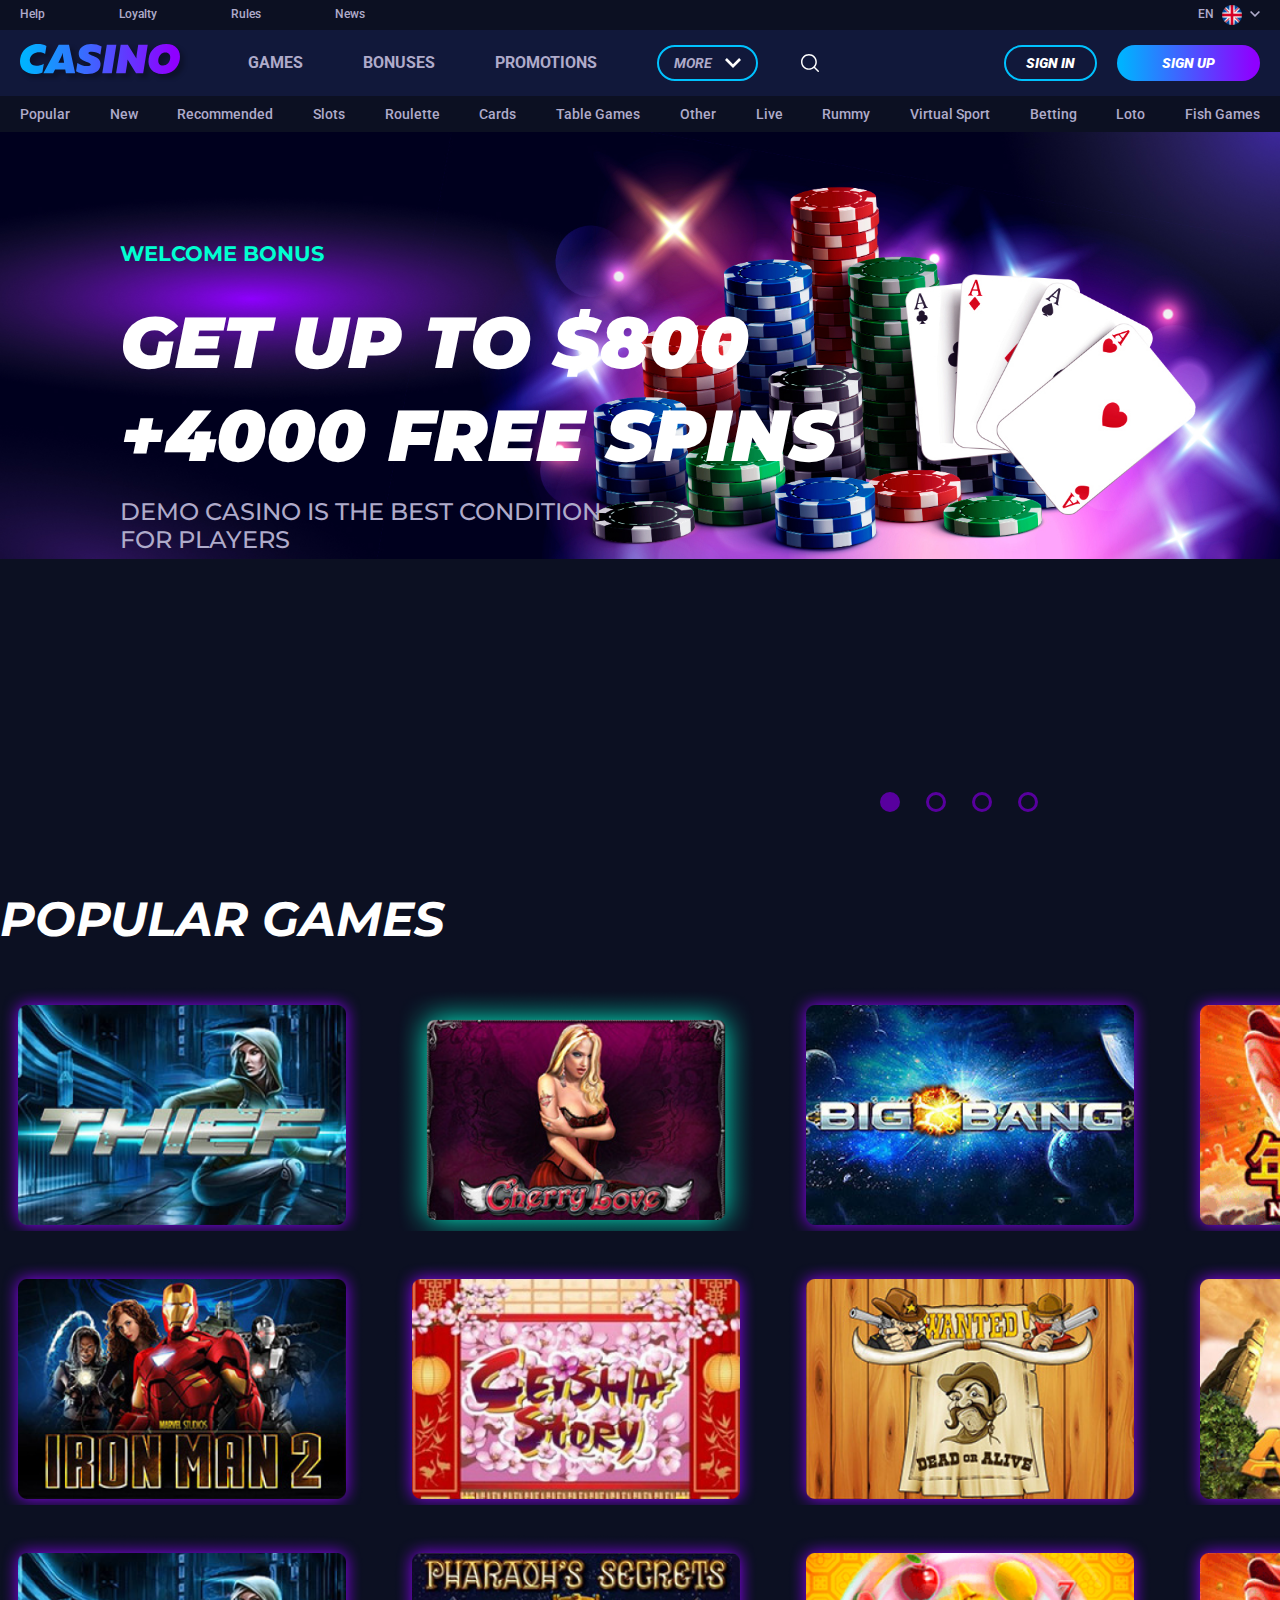
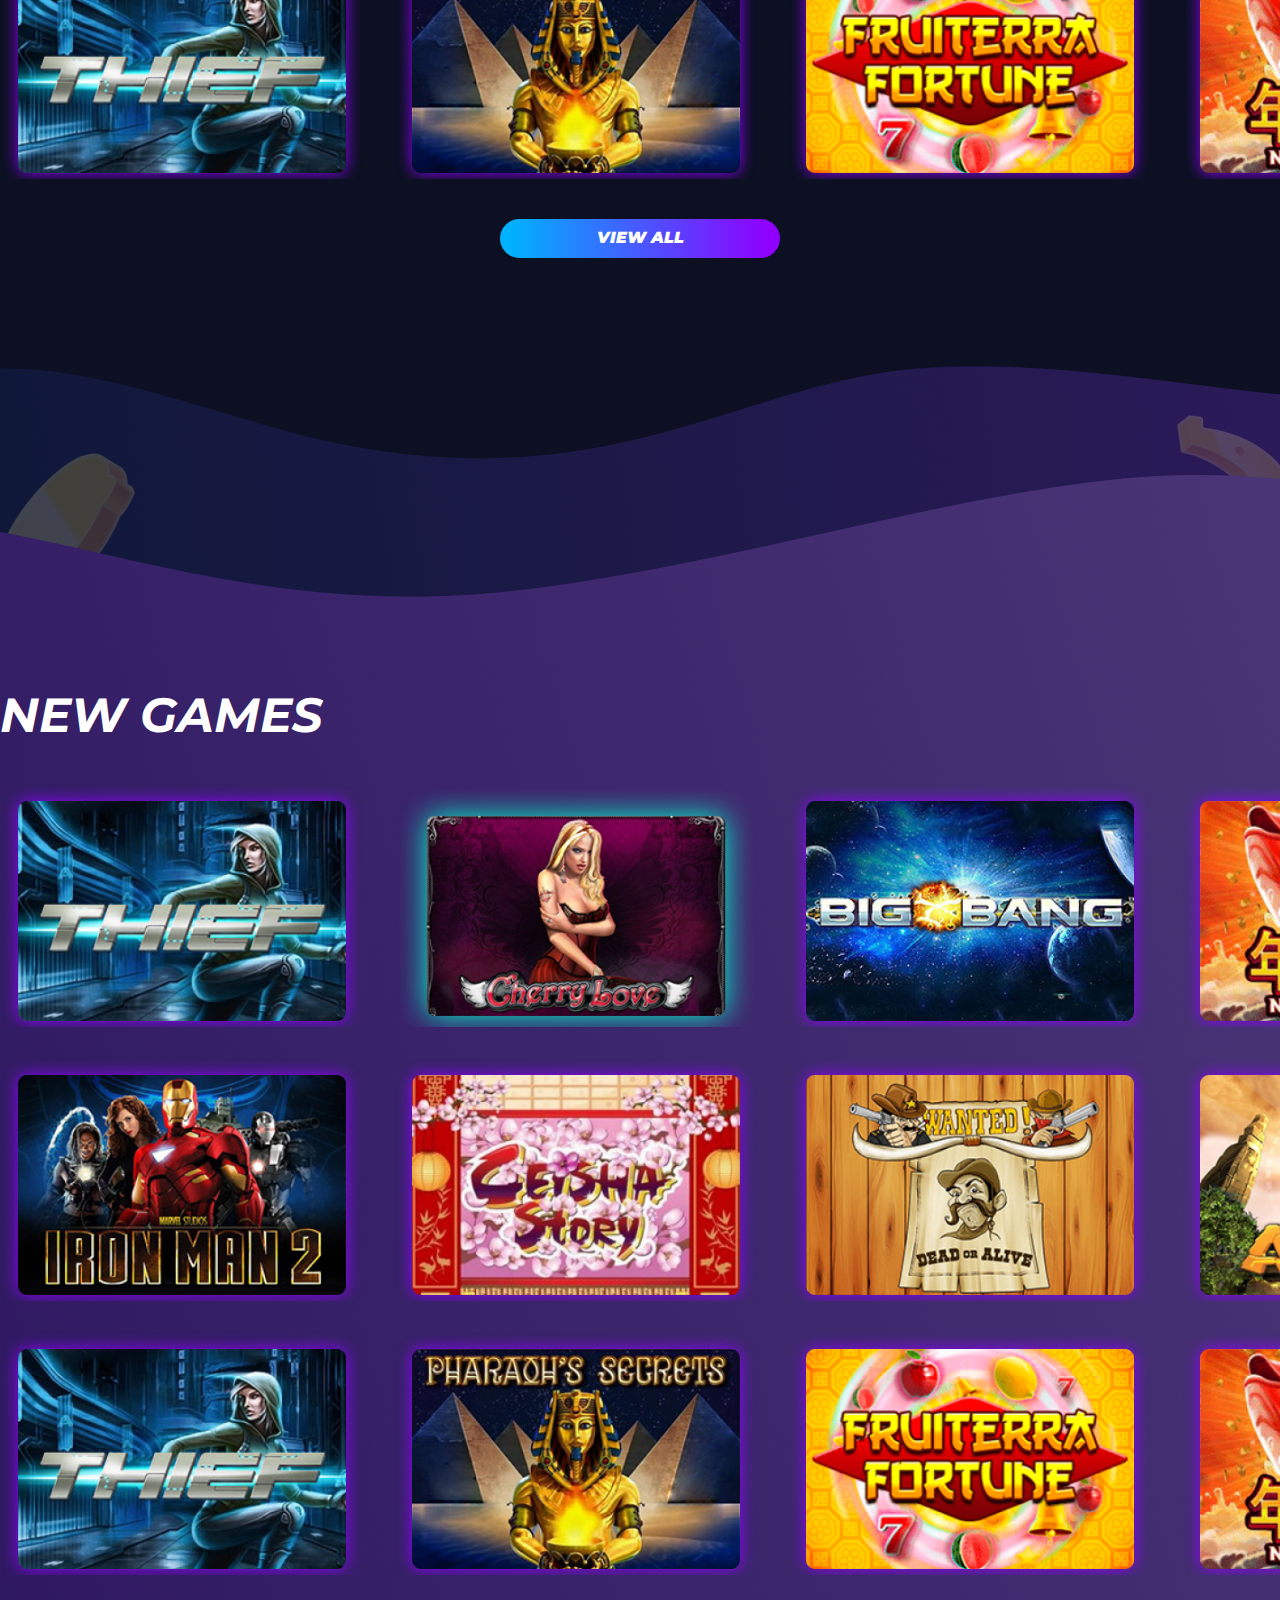
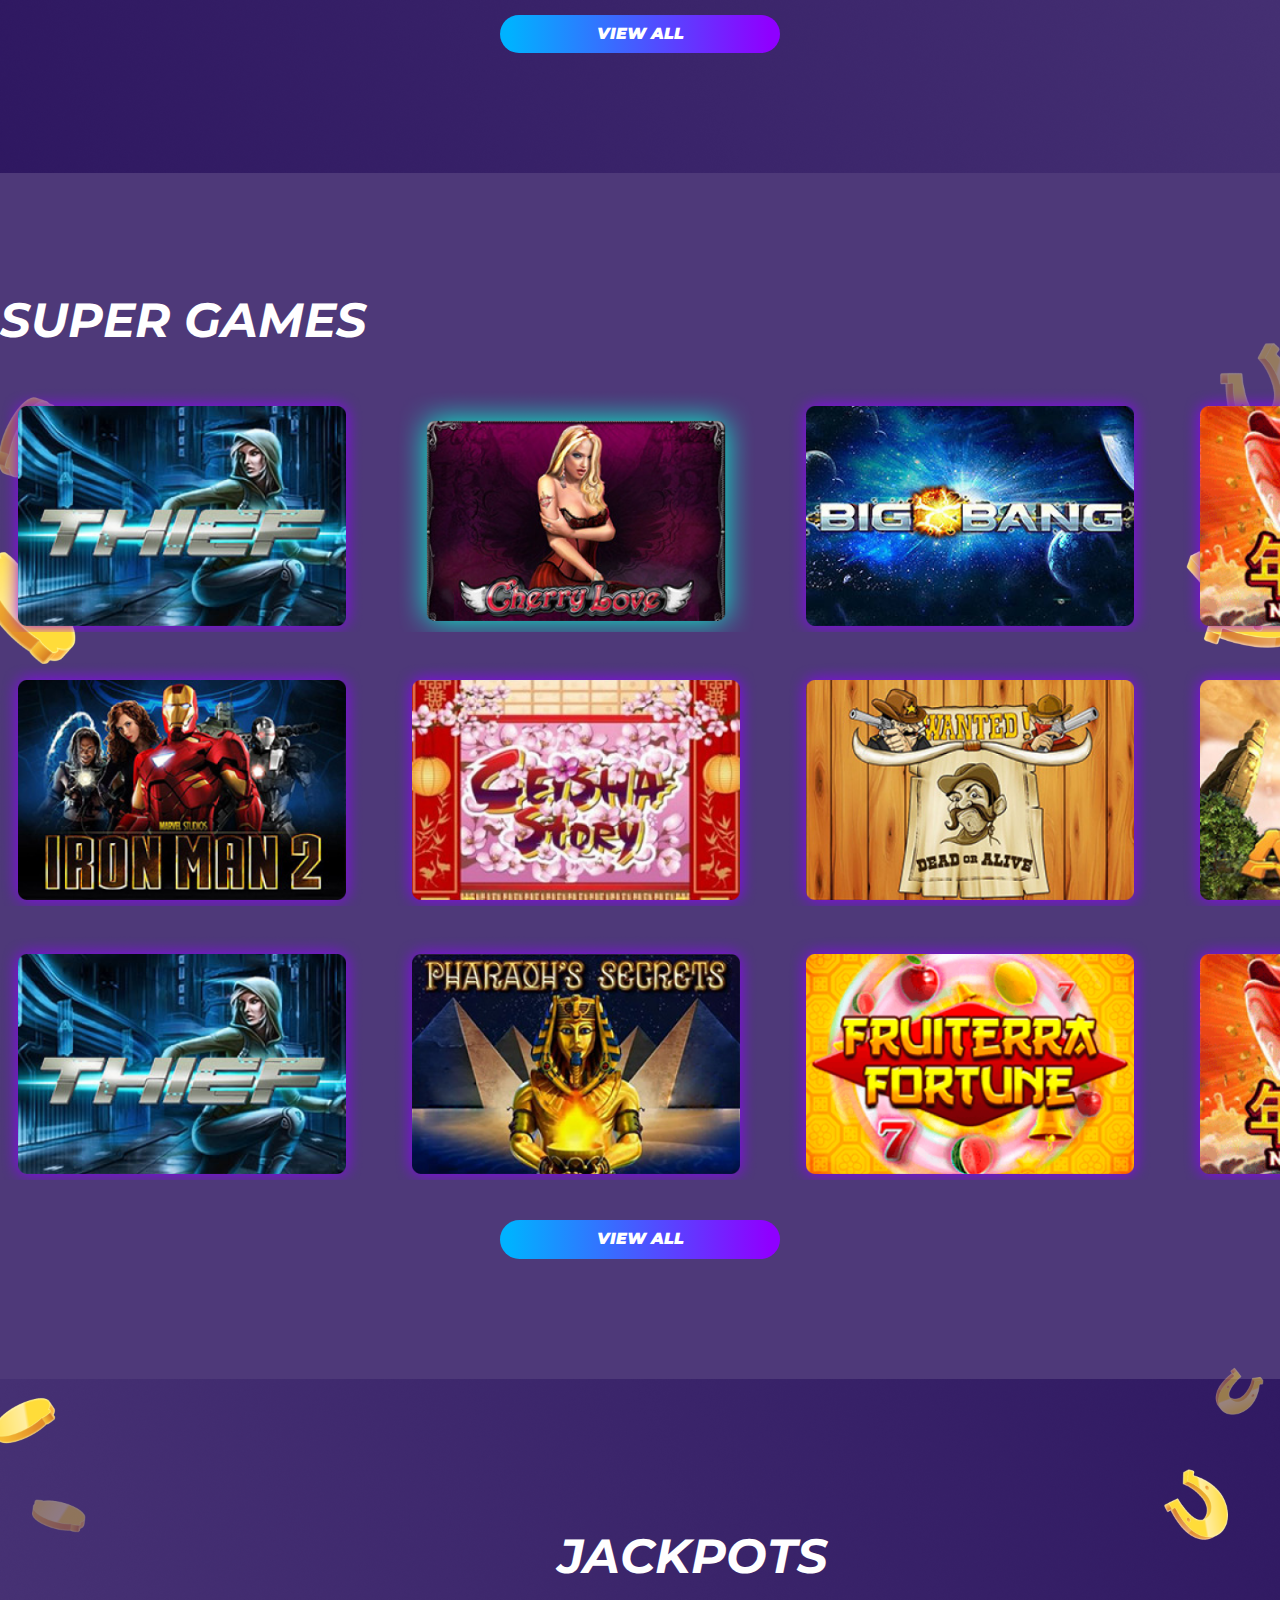
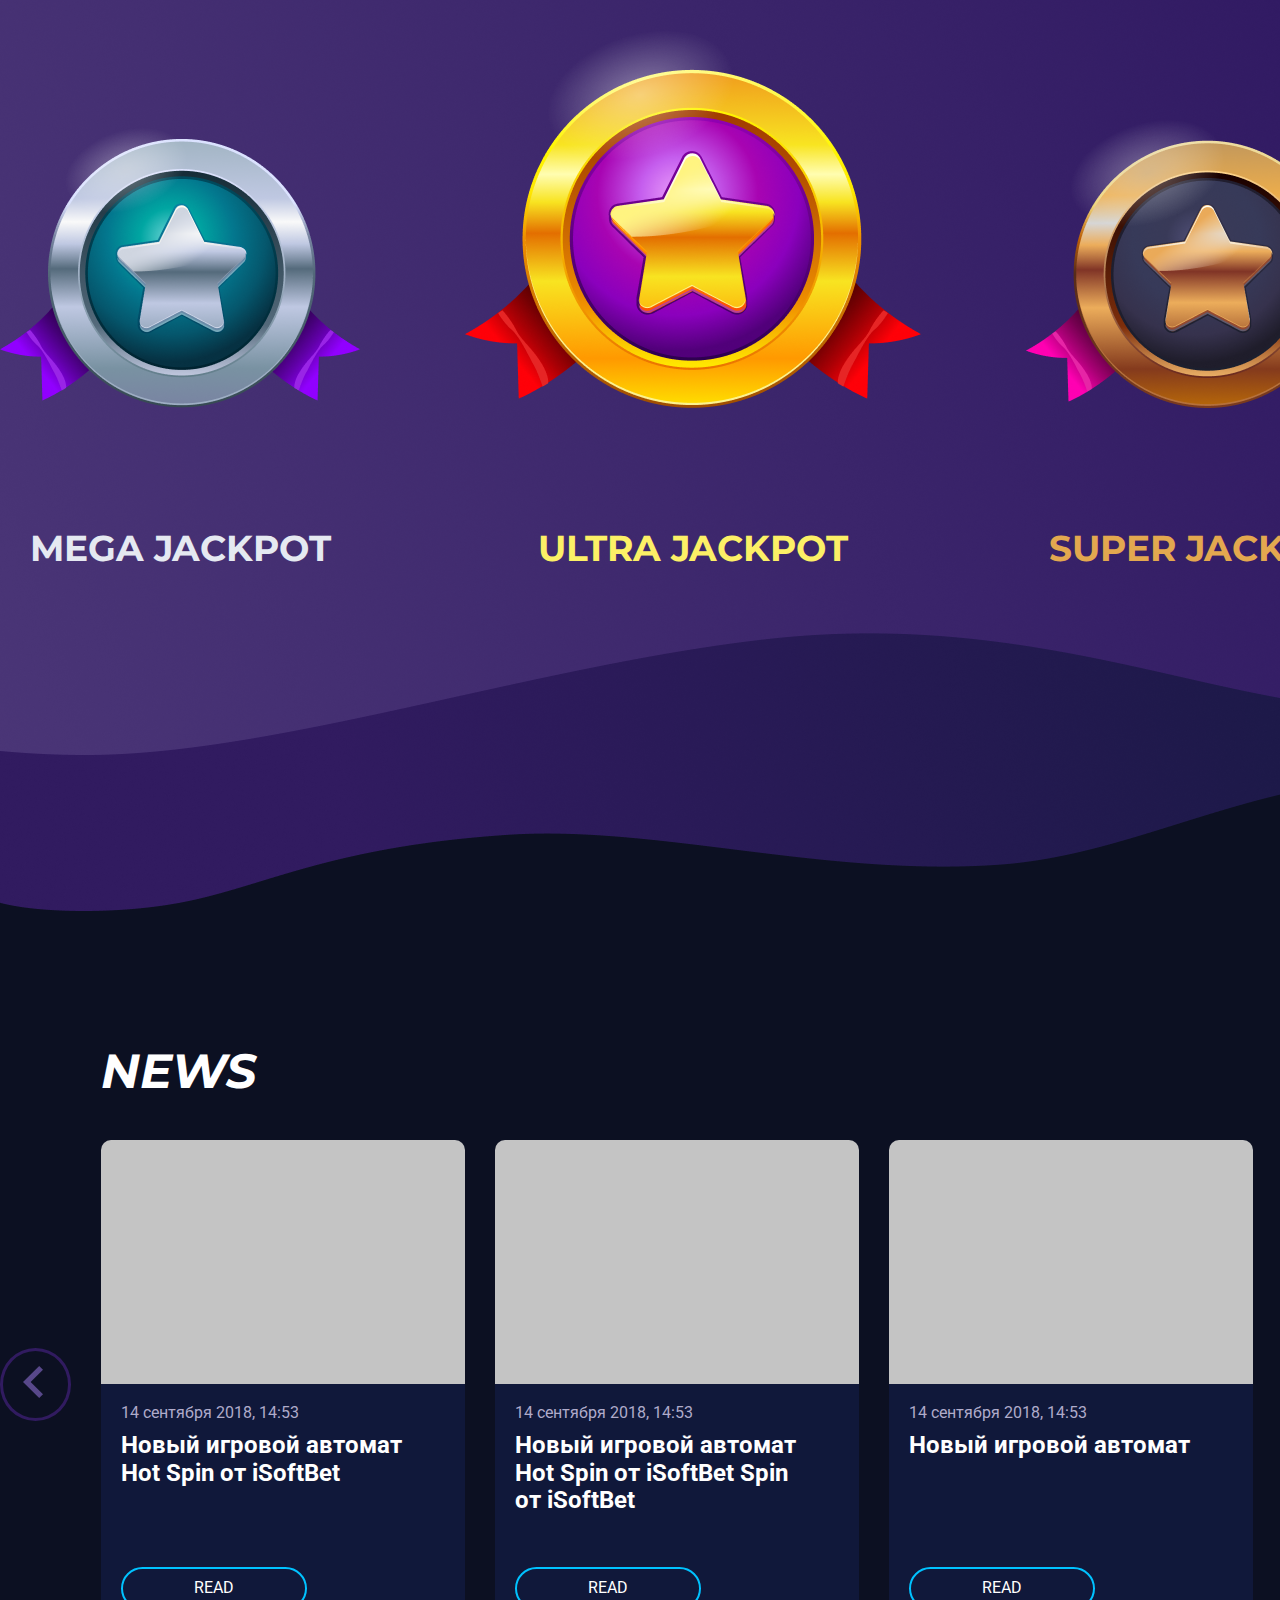
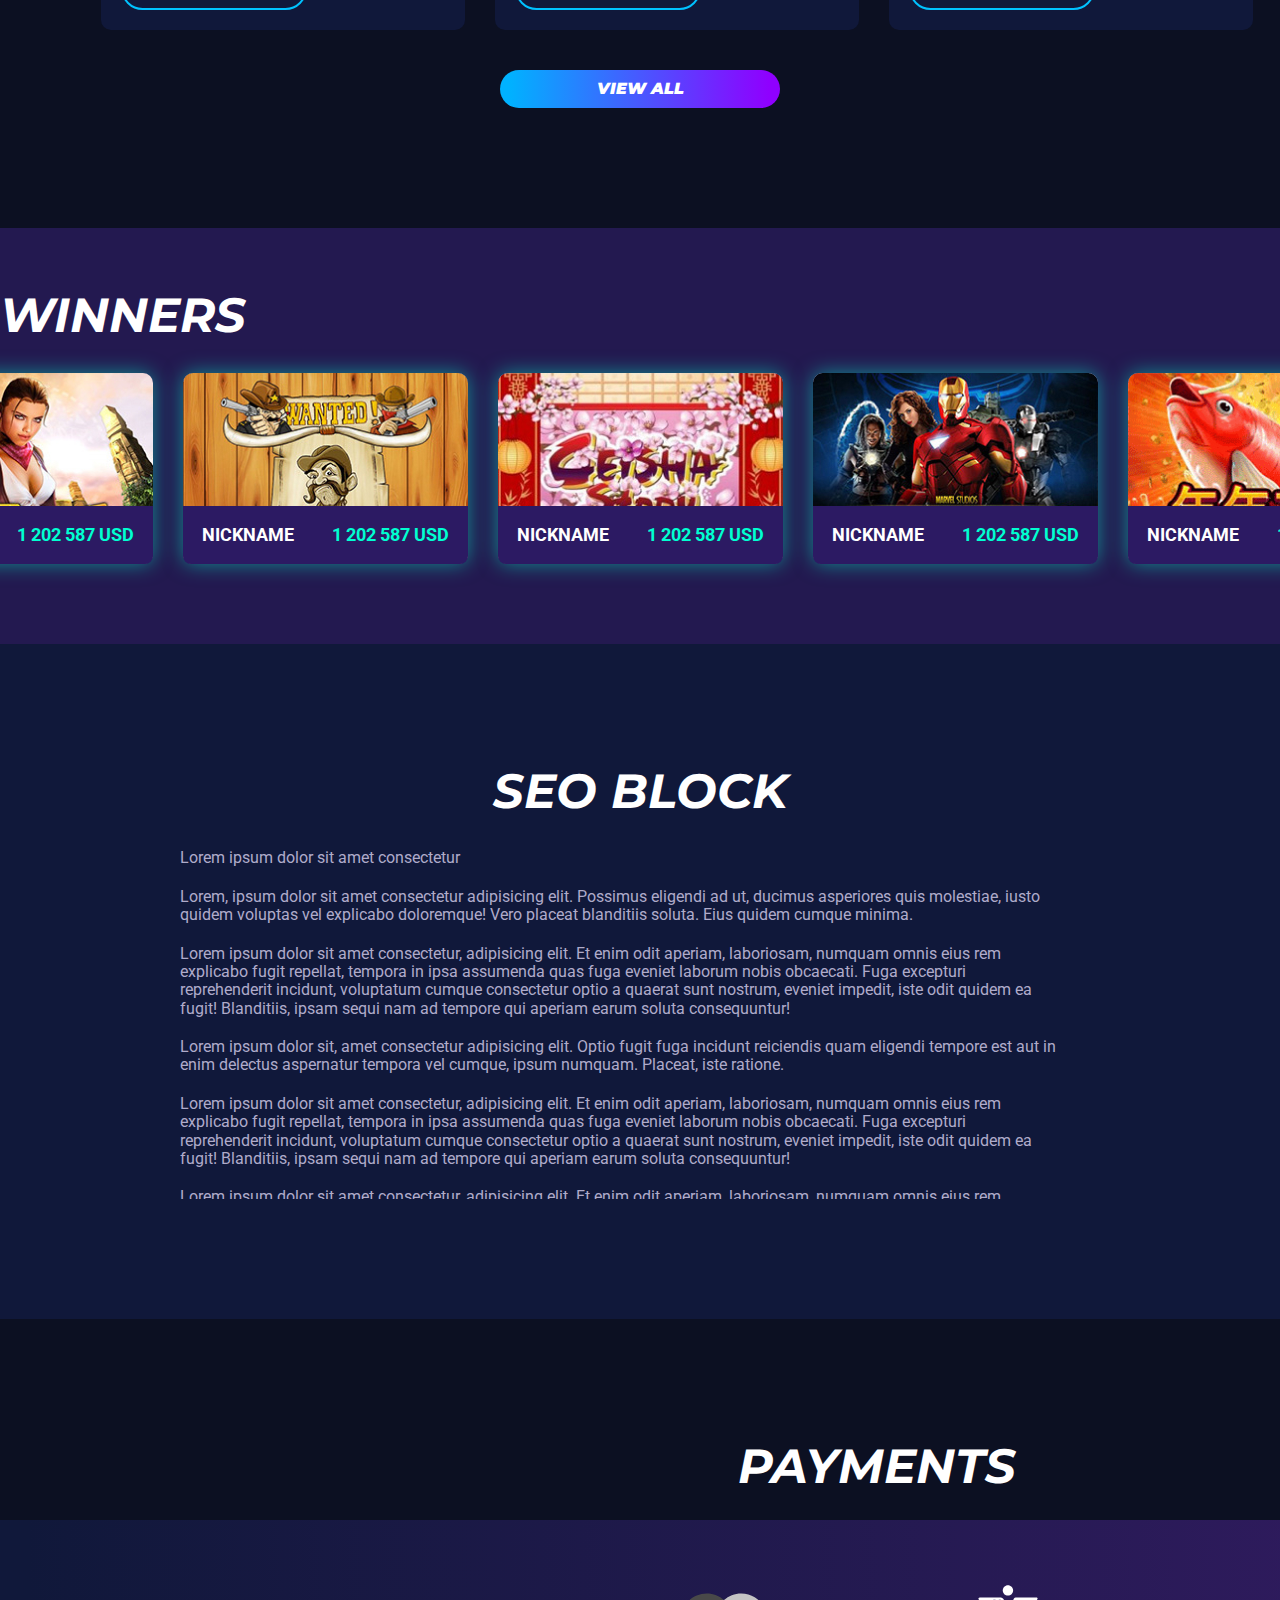
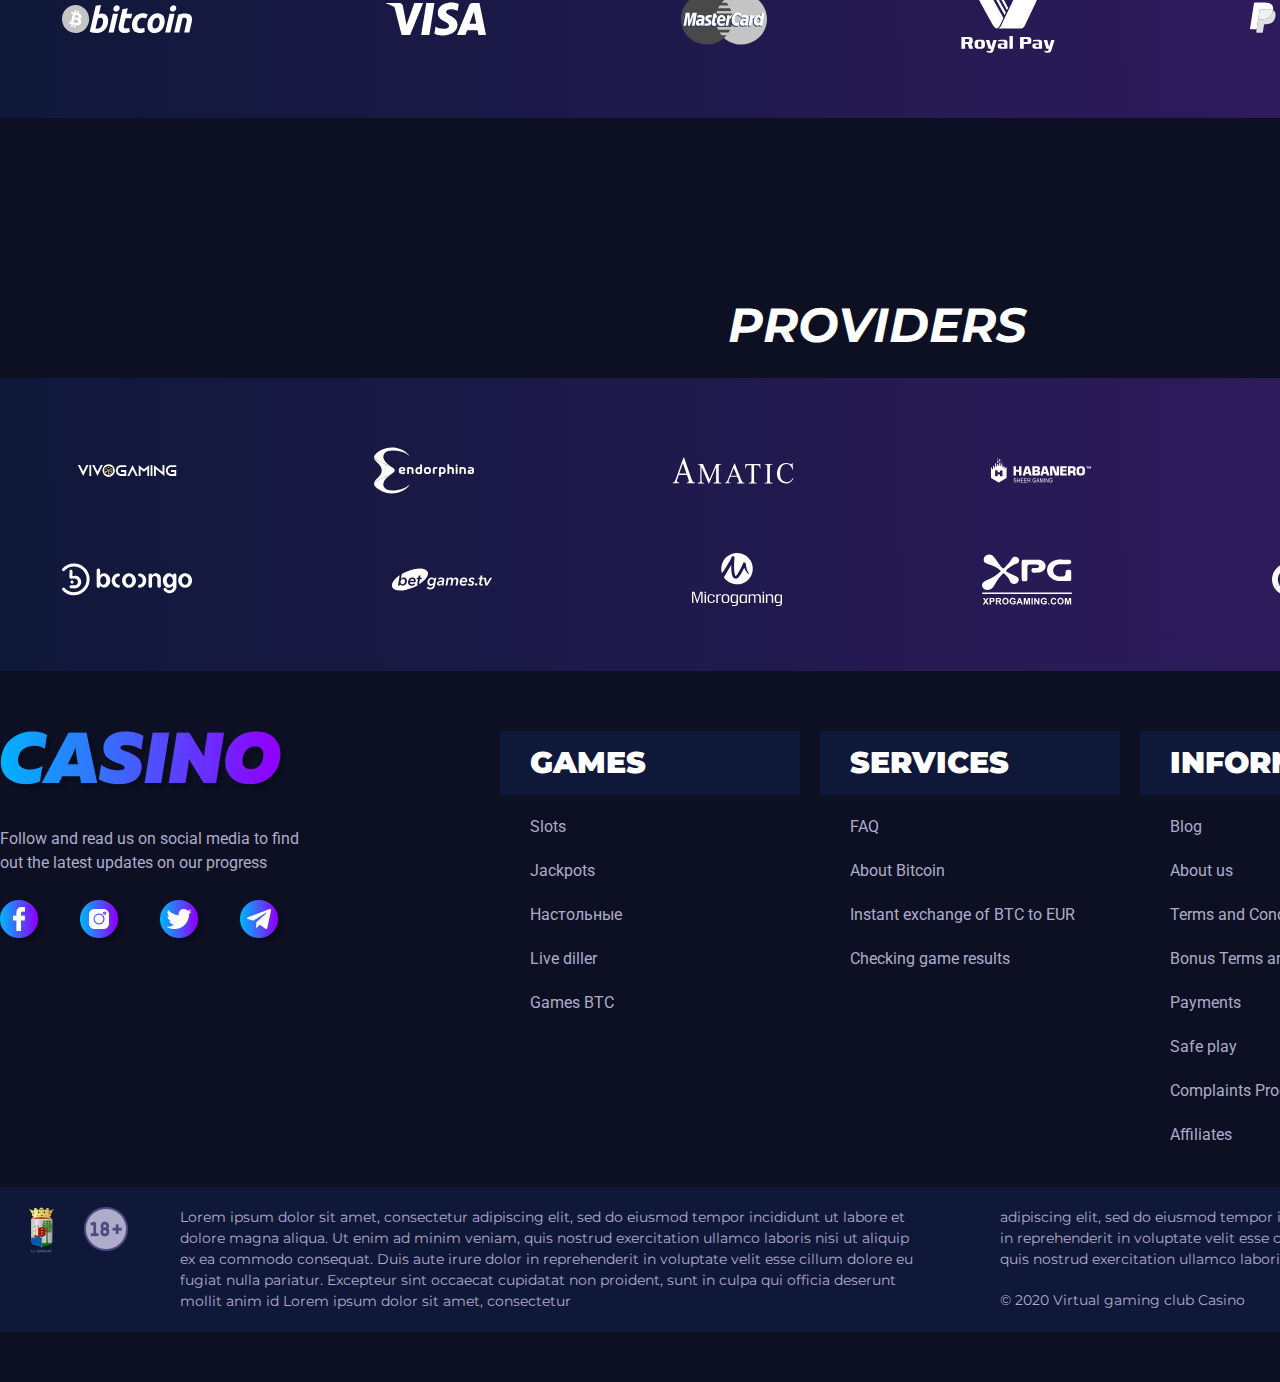
<file: casino/index.html>
<!DOCTYPE html>
<html lang="en">

<head>
    <meta charset="UTF-8">
    <meta http-equiv="X-UA-Compatible" content="IE=edge">
    <meta name="viewport" content="width=device-width, initial-scale=1.0">
    <title>Online Casino</title>
    <link rel="stylesheet" href="css/normalize.css">
    <link rel="stylesheet" href="css/main.css">
</head>

<body>
    <header class="header">
        <h1 class="header__heading">Online Casino</h1>
        <nav class="header__nav">
            <div class="header__nav--top">
                <ul class="nav__list nav__list--top-left">
                    <li class="nav__item nav__item--top-left">Help</li>
                    <li class="nav__item nav__item--top-left">Loyalty</li>
                    <li class="nav__item nav__item--top-left">Rules</li>
                    <li class="nav__item nav__item--top-left">News</li>
                </ul>
                <ul class="nav__list nav__list--top-right">
                    <li class="nav__item nav__item--top-right">EN</li>
                    <li class="nav__item nav__item--top-right"><img class="nav__item--top-right--img"
                            src="assets/languages.png" alt=""></li>
                    <li class="nav__item nav__item--top-right"><img src="assets/vector-down.svg" alt=""></li>
                </ul>
            </div>

            <div class="header__nav--mid">
                <div class="header__nav-mid--left">
                    <img id="header__hamburger--id" class="header__hamburger" src="assets/menu.png"
                        alt="Humberger icon">
                    <ul class="nav__list nav__list--mid-left">
                        <li class="nav__item nav__item--mid"><img class="nav-img" src="assets/casino.svg"
                                alt="Icon of Casion"></li>
                        <li class="nav__item nav__item--mid">Games</li>
                        <li class="nav__item nav__item--mid">Bonuses</li>
                        <li class="nav__item nav__item--mid">Promotions</li>
                        <li class="nav__item nav__item--mid-more">More<img class="nav-img"
                                src="assets/vector-down-lg.svg" alt=""></li>
                    </ul>
                    <img class="header__search" src="assets/Search.svg" alt="search icon">
                </div>

                <ul class="nav__list nav__list--mid-right">
                    <li class="nav__item nav__item--mid"><a
                            class="btn-trans btn-trans-header header__btn header__btn-in" href="#">Sign
                            In</a>
                    </li>
                    <li class="nav__item nav__item--mid"><a class="btn-grad header__btn header__btn-up" href="#">Sign
                            Up</a></li>
                </ul>
            </div>

            <div>
                <ul class="nav__list nav__list--bottom">
                    <li class="nav__item nav__item--bottom">Popular</li>
                    <li class="nav__item nav__item--bottom">New</li>
                    <li class="nav__item nav__item--bottom">Recommended</li>
                    <li class="nav__item nav__item--bottom">Slots</li>
                    <li class="nav__item nav__item--bottom">Roulette</li>
                    <li class="nav__item nav__item--bottom">Cards</li>
                    <li class="nav__item nav__item--bottom">Table Games</li>
                    <li class="nav__item nav__item--bottom">Other</li>
                    <li class="nav__item nav__item--bottom">Live</li>
                    <li class="nav__item nav__item--bottom">Rummy</li>
                    <li class="nav__item nav__item--bottom">Virtual Sport</li>
                    <li class="nav__item nav__item--bottom">Betting</li>
                    <li class="nav__item nav__item--bottom">Loto</li>
                    <li class="nav__item nav__item--bottom">Fish Games</li>
                </ul>
            </div>
        </nav>
    </header>

    <main>
        <section class="section welcome">
            <div class="welcome__inner">
                <div class="welcome__inner--content">
                    <h7 class="h7 welcome__h7">Welcome bonus</h7>
                    <h2 class="h2 welcome__h2">Get up to $800 +4000 free spins</h2>
                    <h6 class="h6 welcome__h6">Demo casino is the best condition for players</h6>
                </div>
                <div class="welcome__nav">
                    <div class="welcome__nav--circles"></div>
                    <div class="welcome__nav--circles"></div>
                    <div class="welcome__nav--circles"></div>
                    <div class="welcome__nav--circles"></div>
                </div>
            </div>
        </section>

        <section class="section popular">
            <div class="popular__inner">
                <div class="popular__title">
                    <h3 class="popular__title--h3">Popular games</h3>
                    <a class="btn-trans popular__title--btn-top" href="">View all</a>
                </div>
                <div class="popular__games">
                    <div class="popular__game popular__game--1">
                        <div class="popular__game--content">
                            <a class="popular__game--fav" href=""><img src="assets/star.svg" alt=""></a>
                            <a class="btn-trans popular__game--demo" href="">Demo</a>
                            <a class="btn-trans popular__game--play" href="">Play</a>
                        </div>
                    </div>
                    <div class="popular__game popular__game--2">
                        <div class="popular__game--content">
                            <a class="popular__game--fav" href=""><img src="assets/star.svg" alt=""></a>
                            <a class="btn-trans popular__game--demo" href="">Demo</a>
                            <a class="btn-trans popular__game--play" href="">Play</a>
                        </div>
                    </div>
                    <div class="popular__game popular__game--3">
                        <div class="popular__game--content">
                            <a class="popular__game--fav" href=""><img src="assets/star.svg" alt=""></a>
                            <a class="btn-trans popular__game--demo" href="">Demo</a>
                            <a class="btn-trans popular__game--play" href="">Play</a>
                        </div>
                    </div>
                    <div class="popular__game popular__game--4">
                        <div class="popular__game--content">
                            <a class="popular__game--fav" href=""><img src="assets/star.svg" alt=""></a>
                            <a class="btn-trans popular__game--demo" href="">Demo</a>
                            <a class="btn-trans popular__game--play" href="">Play</a>
                        </div>
                    </div>
                    <div class="popular__game popular__game--5">
                        <div class="popular__game--content">
                            <a class="popular__game--fav" href=""><img src="assets/star.svg" alt=""></a>
                            <a class="btn-trans popular__game--demo" href="">Demo</a>
                            <a class="btn-trans popular__game--play" href="">Play</a>
                        </div>
                    </div>
                    <div class="popular__game popular__game--6">
                        <div class="popular__game--content">
                            <a class="popular__game--fav" href=""><img src="assets/star.svg" alt=""></a>
                            <a class="btn-trans popular__game--demo" href="">Demo</a>
                            <a class="btn-trans popular__game--play" href="">Play</a>
                        </div>
                    </div>
                    <div class="popular__game popular__game--7">
                        <div class="popular__game--content">
                            <a class="popular__game--fav" href=""><img src="assets/star.svg" alt=""></a>
                            <a class="btn-trans popular__game--demo" href="">Demo</a>
                            <a class="btn-trans popular__game--play" href="">Play</a>
                        </div>
                    </div>
                    <div class="popular__game popular__game--8">
                        <div class="popular__game--content">
                            <a class="popular__game--fav" href=""><img src="assets/star.svg" alt=""></a>
                            <a class="btn-trans popular__game--demo" href="">Demo</a>
                            <a class="btn-trans popular__game--play" href="">Play</a>
                        </div>
                    </div>
                    <div class="popular__game popular__game--9">
                        <div class="popular__game--content">
                            <a class="popular__game--fav" href=""><img src="assets/star.svg" alt=""></a>
                            <a class="btn-trans popular__game--demo" href="">Demo</a>
                            <a class="btn-trans popular__game--play" href="">Play</a>
                        </div>
                    </div>
                    <div class="popular__game popular__game--10">
                        <div class="popular__game--content">
                            <a class="popular__game--fav" href=""><img src="assets/star.svg" alt=""></a>
                            <a class="btn-trans popular__game--demo" href="">Demo</a>
                            <a class="btn-trans popular__game--play" href="">Play</a>
                        </div>
                    </div>
                    <div class="popular__game popular__game--11">
                        <div class="popular__game--content">
                            <a class="popular__game--fav" href=""><img src="assets/star.svg" alt=""></a>
                            <a class="btn-trans popular__game--demo" href="">Demo</a>
                            <a class="btn-trans popular__game--play" href="">Play</a>
                        </div>
                    </div>
                    <div class="popular__game popular__game--12">
                        <div class="popular__game--content">
                            <a class="popular__game--fav" href=""><img class="" src="assets/star.svg" alt=""></a>
                            <a class="btn-trans popular__game--demo" href="">Demo</a>
                            <a class="btn-trans popular__game--play" href="">Play</a>
                        </div>
                    </div>
                </div>
                <a class="btn-grad popular__btn-bottom" href="">View all</a>

                <div class="new">
                    <div class="new__inner">
                        <div class="new__bg-img"></div>
                        <div class="popular__title popular__title--new">
                            <h3 class="popular__title--h3">New games</h3>
                            <a class="btn-trans popular__title--btn-top" href="">View all</a>
                        </div>
                        <div class="popular__games">
                            <div class="popular__game popular__game--1">
                                <div class="popular__game--content">
                                    <a class="popular__game--fav" href=""><img src="assets/star.svg" alt=""></a>
                                    <a class="btn-trans popular__game--demo" href="">Demo</a>
                                    <a class="btn-trans popular__game--play" href="">Play</a>
                                </div>
                            </div>
                            <div class="popular__game popular__game--2">
                                <div class="popular__game--content">
                                    <a class="popular__game--fav" href=""><img src="assets/star.svg" alt=""></a>
                                    <a class="btn-trans popular__game--demo" href="">Demo</a>
                                    <a class="btn-trans popular__game--play" href="">Play</a>
                                </div>
                            </div>
                            <div class="popular__game popular__game--3">
                                <div class="popular__game--content">
                                    <a class="popular__game--fav" href=""><img src="assets/star.svg" alt=""></a>
                                    <a class="btn-trans popular__game--demo" href="">Demo</a>
                                    <a class="btn-trans popular__game--play" href="">Play</a>
                                </div>
                            </div>
                            <div class="popular__game popular__game--4">
                                <div class="popular__game--content">
                                    <a class="popular__game--fav" href=""><img src="assets/star.svg" alt=""></a>
                                    <a class="btn-trans popular__game--demo" href="">Demo</a>
                                    <a class="btn-trans popular__game--play" href="">Play</a>
                                </div>
                            </div>
                            <div class="popular__game popular__game--5">
                                <div class="popular__game--content">
                                    <a class="popular__game--fav" href=""><img src="assets/star.svg" alt=""></a>
                                    <a class="btn-trans popular__game--demo" href="">Demo</a>
                                    <a class="btn-trans popular__game--play" href="">Play</a>
                                </div>
                            </div>
                            <div class="popular__game popular__game--6">
                                <div class="popular__game--content">
                                    <a class="popular__game--fav" href=""><img src="assets/star.svg" alt=""></a>
                                    <a class="btn-trans popular__game--demo" href="">Demo</a>
                                    <a class="btn-trans popular__game--play" href="">Play</a>
                                </div>
                            </div>
                            <div class="popular__game popular__game--7">
                                <div class="popular__game--content">
                                    <a class="popular__game--fav" href=""><img src="assets/star.svg" alt=""></a>
                                    <a class="btn-trans popular__game--demo" href="">Demo</a>
                                    <a class="btn-trans popular__game--play" href="">Play</a>
                                </div>
                            </div>
                            <div class="popular__game popular__game--8">
                                <div class="popular__game--content">
                                    <a class="popular__game--fav" href=""><img src="assets/star.svg" alt=""></a>
                                    <a class="btn-trans popular__game--demo" href="">Demo</a>
                                    <a class="btn-trans popular__game--play" href="">Play</a>
                                </div>
                            </div>
                            <div class="popular__game popular__game--9">
                                <div class="popular__game--content">
                                    <a class="popular__game--fav" href=""><img src="assets/star.svg" alt=""></a>
                                    <a class="btn-trans popular__game--demo" href="">Demo</a>
                                    <a class="btn-trans popular__game--play" href="">Play</a>
                                </div>
                            </div>
                            <div class="popular__game popular__game--10">
                                <div class="popular__game--content">
                                    <a class="popular__game--fav" href=""><img src="assets/star.svg" alt=""></a>
                                    <a class="btn-trans popular__game--demo" href="">Demo</a>
                                    <a class="btn-trans popular__game--play" href="">Play</a>
                                </div>
                            </div>
                            <div class="popular__game popular__game--11">
                                <div class="popular__game--content">
                                    <a class="popular__game--fav" href=""><img src="assets/star.svg" alt=""></a>
                                    <a class="btn-trans popular__game--demo" href="">Demo</a>
                                    <a class="btn-trans popular__game--play" href="">Play</a>
                                </div>
                            </div>
                            <div class="popular__game popular__game--12">
                                <div class="popular__game--content">
                                    <a class="popular__game--fav" href=""><img class="" src="assets/star.svg"
                                            alt=""></a>
                                    <a class="btn-trans popular__game--demo" href="">Demo</a>
                                    <a class="btn-trans popular__game--play" href="">Play</a>
                                </div>
                            </div>
                        </div>
                        <a class="btn-grad popular__btn-bottom popular__btn-bottom--new" href="">View all</a>
                    </div>
                </div>
            </div>
        </section>

        <section class="section super">
            <div class="super__inner">
                <img class="super__bg-element" src="assets/super-elements.png" alt="">
                <div class="popular__title">
                    <h3 class="popular__title--h3">Super games</h3>
                    <a class="btn-trans popular__title--btn-top" href="">View all</a>
                </div>
                <div class="popular__games">
                    <div class="popular__game popular__game--1">
                        <div class="popular__game--content">
                            <a class="popular__game--fav" href=""><img src="assets/star.svg" alt=""></a>
                            <a class="btn-trans popular__game--demo" href="">Demo</a>
                            <a class="btn-trans popular__game--play" href="">Play</a>
                        </div>
                    </div>
                    <div class="popular__game popular__game--2">
                        <div class="popular__game--content">
                            <a class="popular__game--fav" href=""><img src="assets/star.svg" alt=""></a>
                            <a class="btn-trans popular__game--demo" href="">Demo</a>
                            <a class="btn-trans popular__game--play" href="">Play</a>
                        </div>
                    </div>
                    <div class="popular__game popular__game--3">
                        <div class="popular__game--content">
                            <a class="popular__game--fav" href=""><img src="assets/star.svg" alt=""></a>
                            <a class="btn-trans popular__game--demo" href="">Demo</a>
                            <a class="btn-trans popular__game--play" href="">Play</a>
                        </div>
                    </div>
                    <div class="popular__game popular__game--4">
                        <div class="popular__game--content">
                            <a class="popular__game--fav" href=""><img src="assets/star.svg" alt=""></a>
                            <a class="btn-trans popular__game--demo" href="">Demo</a>
                            <a class="btn-trans popular__game--play" href="">Play</a>
                        </div>
                    </div>
                    <div class="popular__game popular__game--5">
                        <div class="popular__game--content">
                            <a class="popular__game--fav" href=""><img src="assets/star.svg" alt=""></a>
                            <a class="btn-trans popular__game--demo" href="">Demo</a>
                            <a class="btn-trans popular__game--play" href="">Play</a>
                        </div>
                    </div>
                    <div class="popular__game popular__game--6">
                        <div class="popular__game--content">
                            <a class="popular__game--fav" href=""><img src="assets/star.svg" alt=""></a>
                            <a class="btn-trans popular__game--demo" href="">Demo</a>
                            <a class="btn-trans popular__game--play" href="">Play</a>
                        </div>
                    </div>
                    <div class="popular__game popular__game--7">
                        <div class="popular__game--content">
                            <a class="popular__game--fav" href=""><img src="assets/star.svg" alt=""></a>
                            <a class="btn-trans popular__game--demo" href="">Demo</a>
                            <a class="btn-trans popular__game--play" href="">Play</a>
                        </div>
                    </div>
                    <div class="popular__game popular__game--8">
                        <div class="popular__game--content">
                            <a class="popular__game--fav" href=""><img src="assets/star.svg" alt=""></a>
                            <a class="btn-trans popular__game--demo" href="">Demo</a>
                            <a class="btn-trans popular__game--play" href="">Play</a>
                        </div>
                    </div>
                    <div class="popular__game popular__game--9">
                        <div class="popular__game--content">
                            <a class="popular__game--fav" href=""><img src="assets/star.svg" alt=""></a>
                            <a class="btn-trans popular__game--demo" href="">Demo</a>
                            <a class="btn-trans popular__game--play" href="">Play</a>
                        </div>
                    </div>
                    <div class="popular__game popular__game--10">
                        <div class="popular__game--content">
                            <a class="popular__game--fav" href=""><img src="assets/star.svg" alt=""></a>
                            <a class="btn-trans popular__game--demo" href="">Demo</a>
                            <a class="btn-trans popular__game--play" href="">Play</a>
                        </div>
                    </div>
                    <div class="popular__game popular__game--11">
                        <div class="popular__game--content">
                            <a class="popular__game--fav" href=""><img src="assets/star.svg" alt=""></a>
                            <a class="btn-trans popular__game--demo" href="">Demo</a>
                            <a class="btn-trans popular__game--play" href="">Play</a>
                        </div>
                    </div>
                    <div class="popular__game popular__game--12">
                        <div class="popular__game--content">
                            <a class="popular__game--fav" href=""><img class="" src="assets/star.svg" alt=""></a>
                            <a class="btn-trans popular__game--demo" href="">Demo</a>
                            <a class="btn-trans popular__game--play" href="">Play</a>
                        </div>
                    </div>
                </div>
                <a class="btn-grad popular__btn-bottom popular__btn-bottom--super" href="">View all</a>
            </div>
        </section>

        <section class="section jackpots">
            <div class="jackpots__inner">
                <div class="jackpots__container">
                    <h3 class="jackpots__title">Jackpots</h3>
                    <div class="jackpots__content">
                        <div class="jackpots__jackpot jackpots__jackpot--mega">
                            <img class="jackpots__jackpot--img" src="assets/jackpot-mega.png" alt="">
                            <h4 class="jackpots__jackpot--title jackpots__jackpot--title--mega">Mega Jackpot</h4>
                        </div>
                        <div class="jackpots__jackpot jackpots__jackpot--ultra">
                            <img class="jackpots__jackpot--img jackpots__jackpot--img2" src="assets/jackpot-ultra.png"
                                alt="">
                            <h4 class="jackpots__jackpot--title jackpots__jackpot--title--ultra">Ultra Jackpot</h4>
                        </div>
                        <div class="jackpots__jackpot jackpots__jackpot--super">
                            <img class="jackpots__jackpot--img" src="assets/jackpot-super.png" alt="">
                            <h4 class="jackpots__jackpot--title jackpots__jackpot--title--super">Super Jackpot</h4>
                        </div>
                    </div>
                </div>

                <div class="news__container">
                    <div class="popular__title">
                        <h3 class="popular__title--h3">News</h3>
                        <a class="btn-trans popular__title--btn-top" href="">View all</a>
                    </div>
                    <div class="news__content">
                        <a class="btn-trans news__btn-left">
                            <svg width="20" height="32" viewBox="0 0 20 32" fill="none"
                                xmlns="http://www.w3.org/2000/svg">
                                <path
                                    d="M16.1835 -3.33651e-07L20 3.77338L7.63316 16L20 28.2266L16.1835 32L-1.39876e-06 16L16.1835 -3.33651e-07Z"
                                    fill="#58488A" />
                            </svg>
                        </a>
                        <div class="news__slots">
                            <div class="news__slots--link news__slots--link-1">
                                <a href="#">
                                    <div class="news__slots--pict"></div>
                                    <div class="news__slots--description">
                                        <p class="news__slots--date">14 сентября 2018, 14:53</p>
                                        <h6 class="news__slots--title">Новый игровой автомат Hot Spin от iSoftBet</h6>
                                        <a class="btn-trans news__slots--btn" href="">Read</a>
                                    </div>
                                </a>
                            </div>
                            <div class="news__slots--link">
                                <a href="#">
                                    <div class="news__slots--pict"></div>
                                    <div class="news__slots--description">
                                        <p class="news__slots--date">14 сентября 2018, 14:53</p>
                                        <h6 class="news__slots--title">Новый игровой автомат Hot Spin от iSoftBet Spin
                                            от iSoftBet</h6>
                                        <a class="btn-trans news__slots--btn" href="">Read</a>
                                    </div>
                                </a>
                            </div>
                            <div class="news__slots--link">
                                <a href="#">
                                    <div class="news__slots--pict"></div>
                                    <div class="news__slots--description">
                                        <p class="news__slots--date">14 сентября 2018, 14:53</p>
                                        <h6 class="news__slots--title">Новый игровой автомат</h6>
                                        <a class="btn-trans news__slots--btn" href="">Read</a>
                                    </div>
                                </a>
                            </div>
                            <div class="news__slots--link">
                                <a href="#">
                                    <div class="news__slots--pict"></div>
                                    <div class="news__slots--description">
                                        <p class="news__slots--date">14 сентября 2018, 14:53</p>
                                        <h6 class="news__slots--title">Новый игровой автомат Hot Spin от iSoftBet</h6>
                                        <a class="btn-trans news__slots--btn" href="">Read</a>
                                    </div>
                                </a>
                            </div>
                        </div>
                        <a class="btn-trans news__btn-right">
                            <svg width="20" height="32" viewBox="0 0 20 32" fill="none"
                                xmlns="http://www.w3.org/2000/svg">
                                <path d="M3.81652 32L0 28.2266L12.3668 16L0 3.77337L3.81652 0L20 16L3.81652 32Z"
                                    fill="white" />
                            </svg>
                        </a>
                    </div>

                </div>
                <a class="btn-grad popular__btn-bottom popular__btn-bottom--super" href="">View all</a>
            </div>
        </section>

        <section class="section winners">
            <div class="winners__inner">
                <h3 class="winners__title">Winners</h3>
                <div class="winners__content">
                    <a class="btn-trans news__btn-left">
                        <svg width="20" height="32" viewBox="0 0 20 32" fill="none" xmlns="http://www.w3.org/2000/svg">
                            <path
                                d="M16.1835 -3.33651e-07L20 3.77338L7.63316 16L20 28.2266L16.1835 32L-1.39876e-06 16L16.1835 -3.33651e-07Z"
                                fill="#58488A" />
                        </svg>
                    </a>
                    <div class="winners__slots">
                        <a class="winners__slots--link winners__slots--link1" href="#">
                            <div class="winners__slots--content">
                                <h8 class="winners__slots--nick">Nickname</h8>
                                <h8 class="winners__slots--usd">1 202 587 USD</h8>
                            </div>
                        </a>
                        <a class="winners__slots--link winners__slots--link2" href="#">
                            <div class="winners__slots--content">
                                <h8 class="winners__slots--nick">Nickname</h8>
                                <h8 class="winners__slots--usd">1 202 587 USD</h8>
                            </div>
                        </a>
                        <a class="winners__slots--link winners__slots--link3" href="#">
                            <div class="winners__slots--content">
                                <h8 class="winners__slots--nick">Nickname</h8>
                                <h8 class="winners__slots--usd">1 202 587 USD</h8>
                            </div>
                        </a>
                        <a class="winners__slots--link winners__slots--link4" href="#">
                            <div class="winners__slots--content">
                                <h8 class="winners__slots--nick">Nickname</h8>
                                <h8 class="winners__slots--usd">1 202 587 USD</h8>
                            </div>
                        </a>
                        <a class="winners__slots--link winners__slots--link5" href="#">
                            <div class="winners__slots--content">
                                <h8 class="winners__slots--nick">Nickname</h8>
                                <h8 class="winners__slots--usd">1 202 587 USD</h8>
                            </div>
                        </a>
                    </div>
                    <a class="btn-trans news__btn-right">
                        <svg width="20" height="32" viewBox="0 0 20 32" fill="none" xmlns="http://www.w3.org/2000/svg">
                            <path d="M3.81652 32L0 28.2266L12.3668 16L0 3.77337L3.81652 0L20 16L3.81652 32Z"
                                fill="white" />
                        </svg>
                    </a>
                </div>
            </div>
        </section>

        <section class="section seo">
            <div class="seo__inner">
                <h3 class="seo__title">SEO block</h3>
                <div class="seo__content">
                    <p class="seo__p">Lorem ipsum dolor sit amet consectetur</p>
                    <p class="seo__p">Lorem, ipsum dolor sit amet consectetur adipisicing elit. Possimus eligendi ad ut,
                        ducimus
                        asperiores quis molestiae, iusto quidem voluptas vel explicabo doloremque! Vero placeat
                        blanditiis soluta. Eius quidem cumque minima.
                    </p>
                    <p class="seo__p">Lorem ipsum dolor sit amet consectetur, adipisicing elit. Et enim odit aperiam,
                        laboriosam,
                        numquam omnis eius rem explicabo fugit repellat, tempora in ipsa assumenda quas fuga eveniet
                        laborum nobis obcaecati.
                        Fuga excepturi reprehenderit incidunt, voluptatum cumque consectetur optio a quaerat sunt
                        nostrum, eveniet impedit, iste odit quidem ea fugit! Blanditiis, ipsam sequi nam ad tempore qui
                        aperiam earum soluta consequuntur!</p>
                    <p class="seo__p">Lorem ipsum dolor sit, amet consectetur adipisicing elit. Optio fugit fuga
                        incidunt reiciendis
                        quam eligendi tempore est aut in enim delectus aspernatur tempora vel cumque, ipsum numquam.
                        Placeat, iste ratione.</p>
                    <p class="seo__p">Lorem ipsum dolor sit amet consectetur, adipisicing elit. Et enim odit aperiam,
                        laboriosam,
                        numquam omnis eius rem explicabo fugit repellat, tempora in ipsa assumenda quas fuga eveniet
                        laborum nobis obcaecati.
                        Fuga excepturi reprehenderit incidunt, voluptatum cumque consectetur optio a quaerat sunt
                        nostrum, eveniet impedit, iste odit quidem ea fugit! Blanditiis, ipsam sequi nam ad tempore qui
                        aperiam earum soluta consequuntur!</p>
                    <p class="seo__p">Lorem ipsum dolor sit amet consectetur, adipisicing elit. Et enim odit aperiam,
                        laboriosam,
                        numquam omnis eius rem explicabo fugit repellat, tempora in ipsa assumenda quas fuga eveniet
                        laborum nobis obcaecati.
                        Fuga excepturi reprehenderit incidunt, voluptatum cumque consectetur optio a quaerat sunt
                        nostrum, eveniet impedit, iste odit quidem ea fugit! Blanditiis, ipsam sequi nam ad tempore qui
                        aperiam earum soluta consequuntur! Lorem, ipsum dolor sit amet consectetur adipisicing elit.
                        Consequatur est blanditiis eos hic suscipit pariatur nihil mollitia ratione ipsam eaque
                        voluptatem assumenda, obcaecati repellat aut voluptas quia exercitationem molestiae fugiat.
                        Earum sequi, assumenda natus fugiat reprehenderit velit inventore ut eveniet! Beatae enim
                        tempore culpa tenetur vitae recusandae odit! Ducimus ab molestias quod veritatis enim,
                        praesentium incidunt minima omnis officia voluptates!
                        At magni deleniti earum a voluptatem nam ab sint fugiat suscipit voluptatibus hic repudiandae
                        ipsam vel facilis doloribus minus ea, fuga, deserunt quia. Est ullam quos ducimus exercitationem
                        quod quam?
                        At laudantium id, quod deleniti necessitatibus minus recusandae minima voluptatibus architecto
                        aperiam ullam consequuntur illum. Nulla, harum nihil! Quod possimus porro inventore mollitia
                        eaque enim velit? Pariatur magnam dolores commodi.
                        Dolor praesentium sed maxime eius in doloribus non, laborum, fuga deleniti expedita rerum
                        voluptate unde velit distinctio saepe exercitationem, amet explicabo tempora officiis blanditiis
                        voluptatibus asperiores. Quisquam rem consectetur laborum.
                        Consequuntur quisquam officia possimus quo, aspernatur neque nesciunt laboriosam enim cupiditate
                        consectetur nulla error impedit voluptatibus ea, quibusdam iusto optio praesentium numquam
                        molestiae? Nobis eius saepe eaque ipsum provident nemo.
                        Pariatur eveniet ab veritatis inventore voluptatem modi dolore cumque doloremque ex maxime
                        iusto, cum doloribus praesentium unde similique provident ratione corrupti labore enim vitae
                        aspernatur. Recusandae at repellendus praesentium assumenda.
                        Vel ipsam neque exercitationem inventore, mollitia animi voluptates obcaecati? Iusto, quam
                        ducimus, ipsum similique unde officiis magnam rerum qui accusamus facilis atque error vitae
                        aliquam natus beatae obcaecati mollitia voluptates!
                        Consectetur neque temporibus eos animi at voluptates perspiciatis explicabo magnam, tenetur nemo
                        reiciendis, aut nihil sequi vero nesciunt. Deserunt tenetur voluptates aliquid quo tempore minus
                        placeat ipsam, possimus et illum.
                        Libero velit autem assumenda, doloremque numquam aut dolorem amet soluta vitae ullam atque,
                        natus cum fugit! Dolorum, et eligendi impedit mollitia, fugiat quas saepe repudiandae quam
                        quidem dolore, sit inventore.</p>
                </div>
            </div>
        </section>
    </main>

    <footer>
        <div class="footer__inner">
            <div class="footer__payments">
                <h3 class="h3 footer__payments--h3">Payments</h3>
                <div class="footer__payments--content--padding">
                    <div class="footer__payments--content">
                        <img src="assets/footer-btc.svg" alt="Logo Bitcoin">
                        <img src="assets/footer-visa.svg" alt="Logo VISA">
                        <img src="assets/footer-mastercard.svg" alt="Logo MasterCard">
                        <img src="assets/footer-royal.svg" alt="Logo RoyalPay">
                        <img src="assets/footer-paypal.svg" alt="Logo PayPal">
                        <img src="assets/footer-wechat.svg" alt="Logo Wechat">
                    </div>
                </div>
            </div>
            <div class="footer__providers">
                <h3 class="h3 footer__providers--h3">Providers</h3>
                <div class="footer__providers--content">
                    <div class="footer__providers--content-1">
                        <img src="assets/footer-vivogaming.svg" alt="Logo VivoGaming">
                        <img src="assets/footer-endorphina.svg" alt="Logo Endorphina">
                        <img src="assets/footer-amatic.svg" alt="Logo Amatic">
                        <img src="assets/footer-habanero.svg" alt="Logo Habanero">
                        <img src="assets/footer-spinomenal.svg" alt="Logo Spinomenal">
                        <img src="assets/footer-redrake.svg" alt="Logo Redrake">
                    </div>
                    <div class="footer__providers--content-2">
                        <img src="assets/footer-bongo.svg" alt="Logo Bongo">
                        <img src="assets/footer-betgames.svg" alt="Logo Betgames">
                        <img src="assets/footer-microgaming.svg" alt="Logo Microgaming">
                        <img src="assets/footer-xpg.svg" alt="Logo XPG">
                        <img src="assets/footer-tomhorn.svg" alt="Logo Tom Horn">
                        <img src="assets/footer-yggdrasil.svg" alt="Logo Yggdrasil">
                    </div>
                </div>
            </div>
            <div class="footer__nav">
                <div class="footer__nav--social">
                    <img src="assets/casino.png" alt="Logo Casino" class="footer__nav--logo1">
                    <img src="assets/footer-casino-320.png" alt="Logo Casino" class="footer__nav--logo2">
                    <p class="footer__nav--social-p">Follow and read us on social media to find out the latest updates
                        on our
                        progress</p>
                    <div class="footer__nav--soc-icons">
                        <img src="assets/footer-facebook.png" alt="Logo Facebook"
                            class="footer__nav--soc-icon footer__nav--facebook">
                        <img src="assets/footer-instagram.png" alt="Logo Instagram"
                            class="footer__nav--soc-icon footer__nav--instagram">
                        <img src="assets/footer-twitter.png" alt="Logo Twitter"
                            class="footer__nav--soc-icon footer__nav--twitter">
                        <img src="assets/footer-telegram.png" alt="Logo Telegram"
                            class="footer__nav--soc-icon footer__nav--telegram">
                    </div>
                </div>
                <div class="footer__nav--info">
                    <div class="footer__nav--slot footer__nav--games">
                        <h5 class="h5 footer__nav--h5">Games</h5>
                        <p class="footer__nav--p">Slots</p>
                        <p class="footer__nav--p">Jackpots</p>
                        <p class="footer__nav--p">Настольные</p>
                        <p class="footer__nav--p">Live diller</p>
                        <p class="footer__nav--p">Games BTC</p>
                    </div>
                    <div class="footer__nav--slot footer__nav--services">
                        <h5 class="h5 footer__nav--h5">Services</h5>
                        <p class="footer__nav--p">FAQ</p>
                        <p class="footer__nav--p">About Bitcoin</p>
                        <p class="footer__nav--p">Instant exchange of BTC to EUR</p>
                        <p class="footer__nav--p">Checking game results</p>
                    </div>
                    <div class="footer__nav--slot footer__nav--information">
                        <h5 class="h5 footer__nav--h5">Information</h5>
                        <p class="footer__nav--p">Blog</p>
                        <p class="footer__nav--p">About us</p>
                        <p class="footer__nav--p">Terms and Conditions</p>
                        <p class="footer__nav--p">Bonus Terms and Conditions</p>
                        <p class="footer__nav--p">Payments</p>
                        <p class="footer__nav--p">Safe play</p>
                        <p class="footer__nav--p">Complaints Procedure</p>
                        <p class="footer__nav--p">Affiliates</p>
                    </div>
                    <div class="footer__nav--slot footer__nav--promotions">
                        <h5 class="h5 footer__nav--h5">Promotions</h5>
                        <p class="footer__nav--p">Promotions</p>
                        <p class="footer__nav--p">Slot Wars</p>
                    </div>
                </div>
            </div>
            <div class="footer__terms">
                <div class="footer__terms--icons">
                    <img src="assets/footer-sign.png" alt="" class="footer__terms--icon1">
                    <img src="assets/footer-18.png" alt="" class="footer__terms--icon2">
                </div>
                <div class="footer__terms--text">
                    <div>
                        <p class="footer__terms--p footer__terms--p-1">Lorem ipsum dolor sit amet, consectetur
                            adipiscing
                            elit, sed do eiusmod
                            tempor incididunt ut labore et dolore magna aliqua. Ut enim ad minim veniam, quis nostrud
                            exercitation ullamco laboris nisi ut aliquip ex ea commodo consequat. Duis aute irure dolor
                            in
                            reprehenderit in voluptate velit esse cillum dolore eu fugiat nulla pariatur. Excepteur sint
                            occaecat cupidatat non proident, sunt in culpa qui officia deserunt mollit anim id Lorem
                            ipsum
                            dolor
                            sit amet, consectetur</p>
                    </div>
                    <div class="footer__terms--p-right">
                        <p class="footer__terms--p">adipiscing elit, sed do eiusmod tempor incididunt ut labore et
                            dolore
                            magna
                            aliqua. Duis aute irure dolor in reprehenderit in voluptate velit esse cillum dolore eu
                            fugiat
                            nulla
                            pariatur. Ut enim ad minim veniam, quis nostrud exercitation ullamco laboris nisi ut aliquip
                            ex
                            ea
                            commodo consequat.</p>
                        <p class="footer__terms--p">© 2020 Virtual gaming club Casino</p>
                    </div>
                </div>
            </div>
        </div>
    </footer>

</body>

</html>
</file>
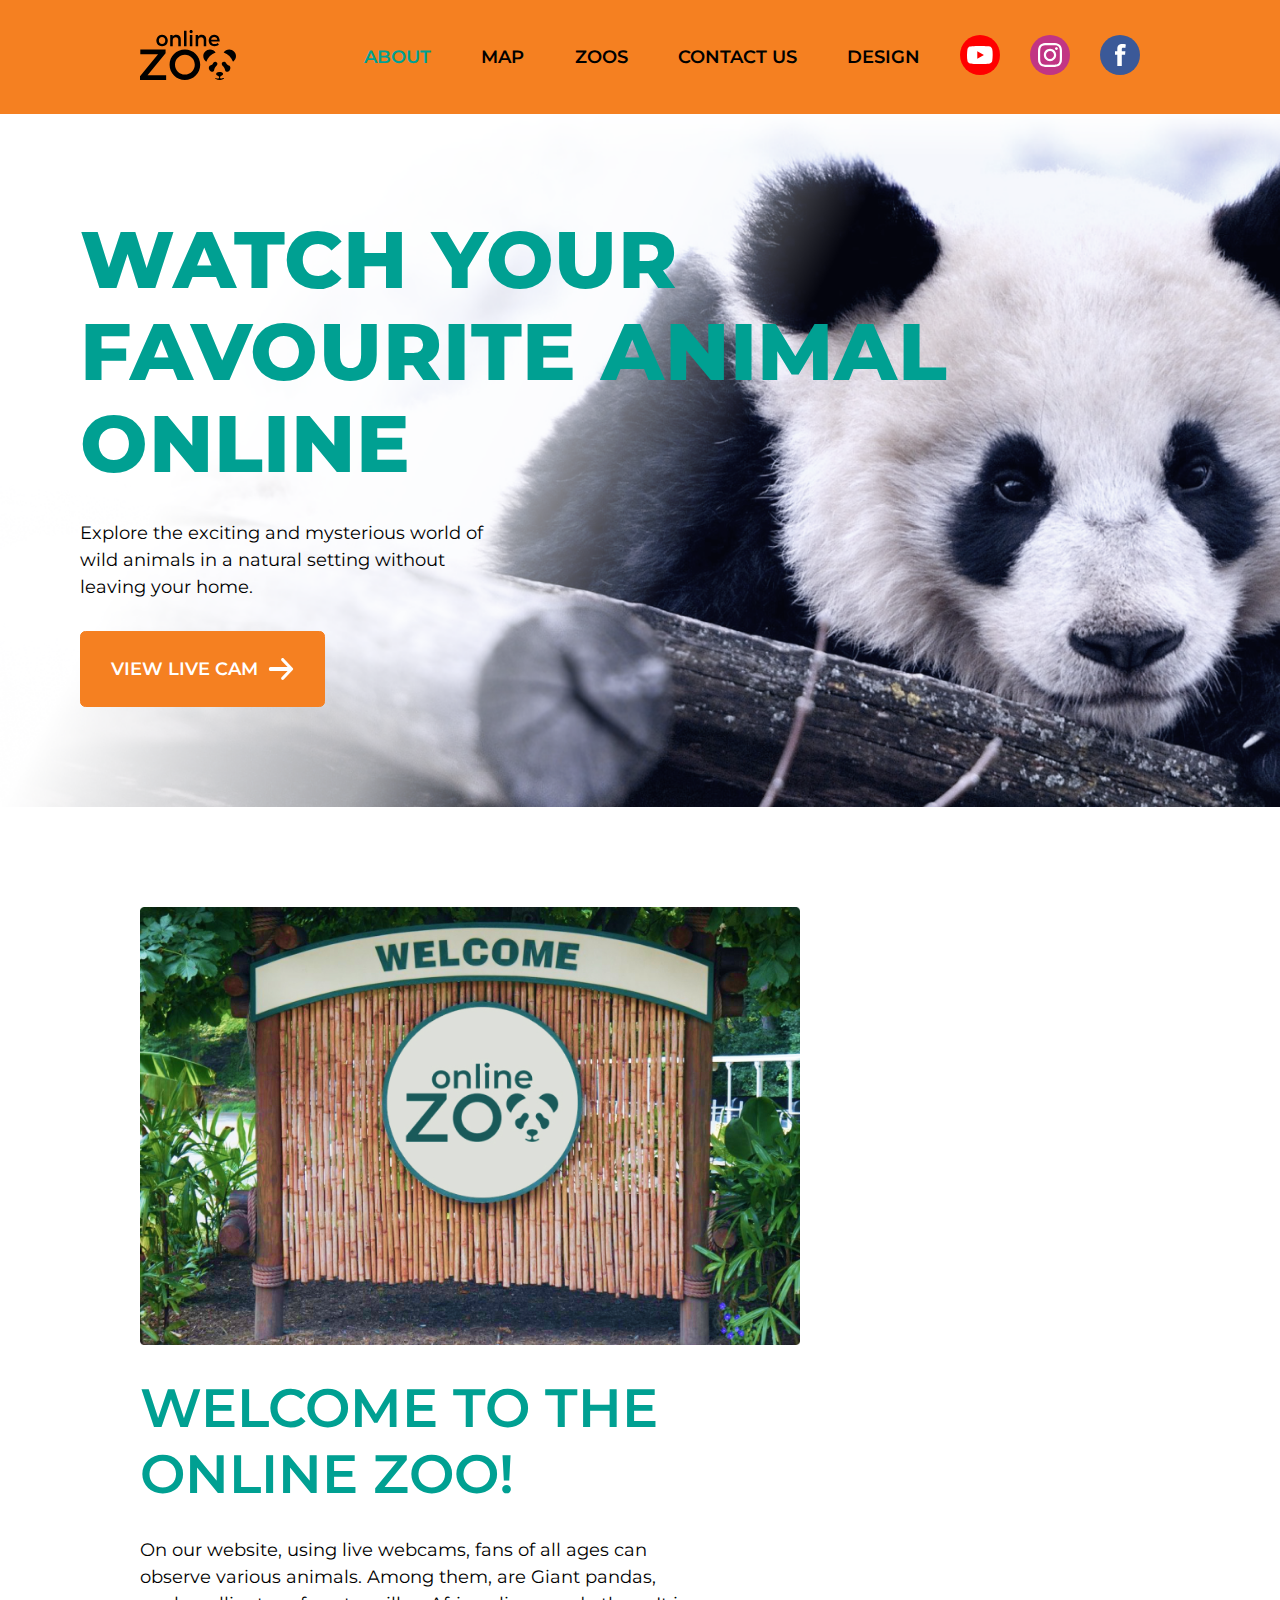
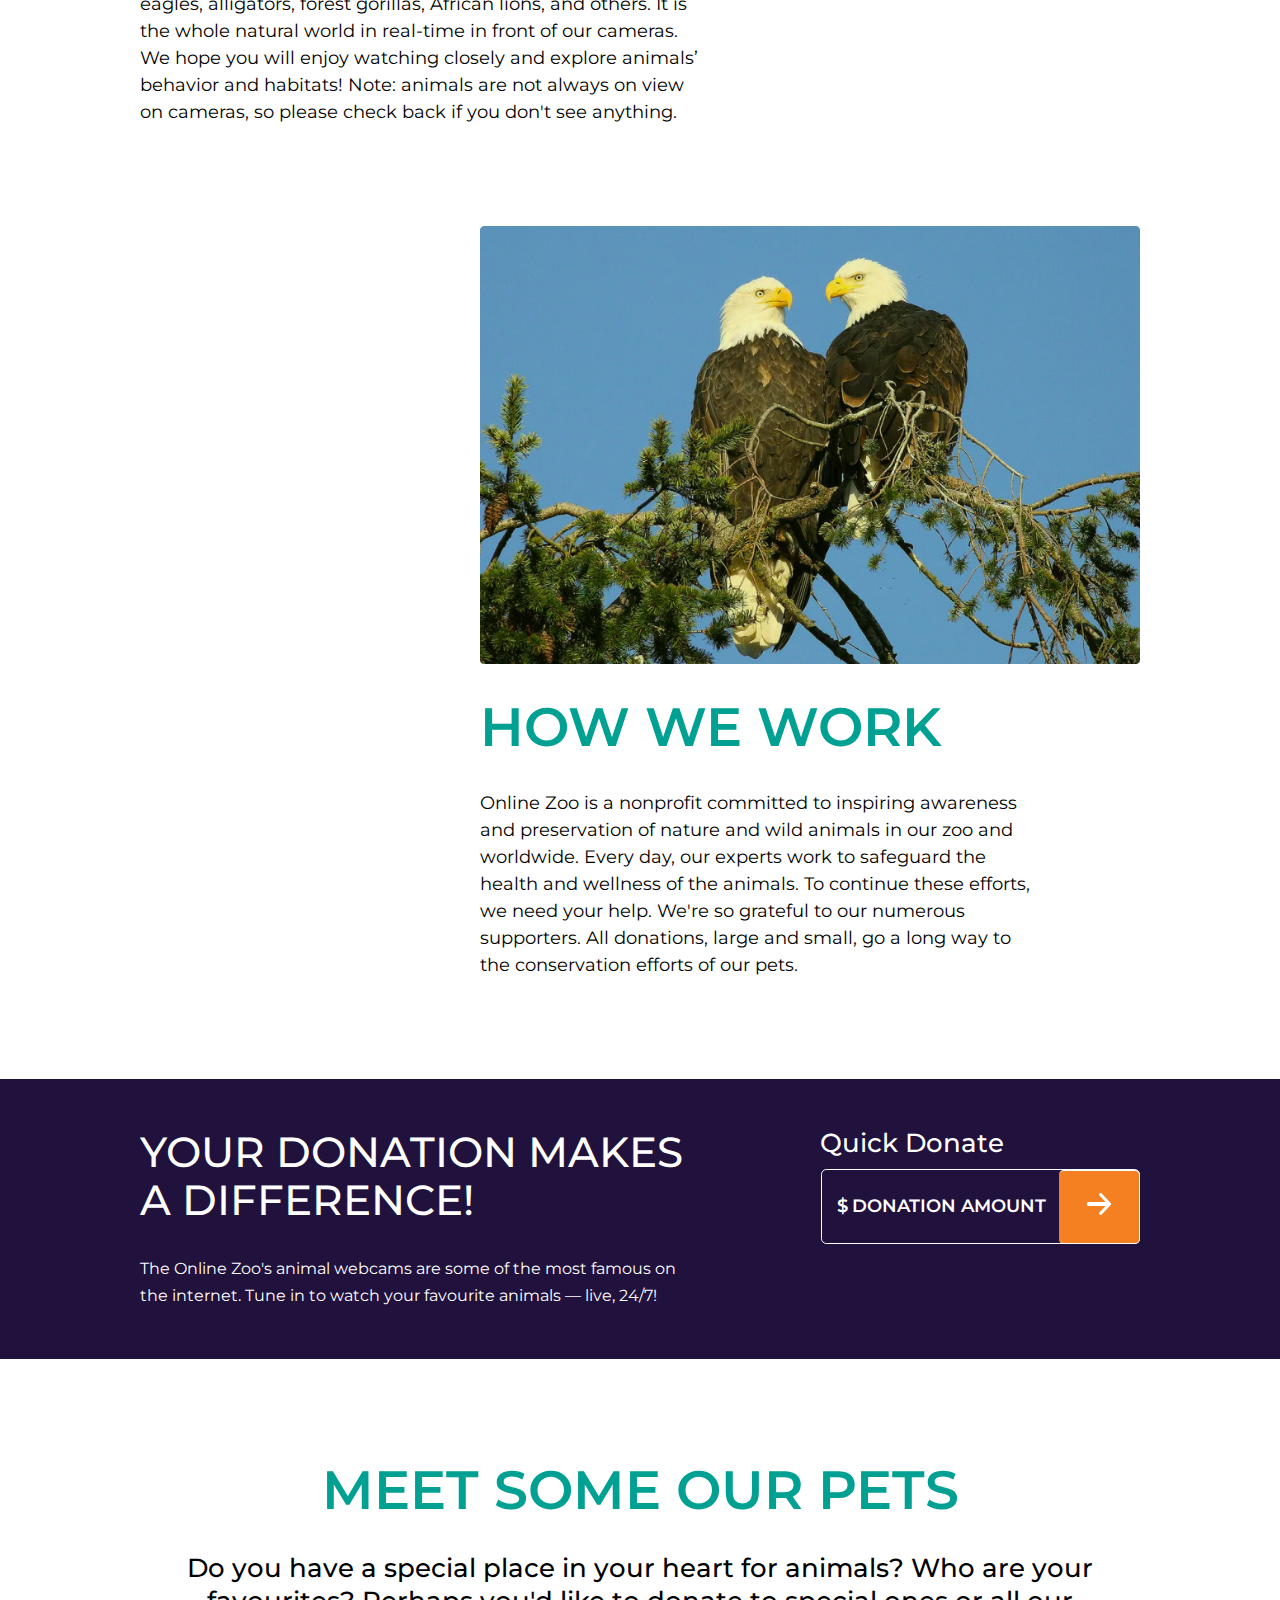
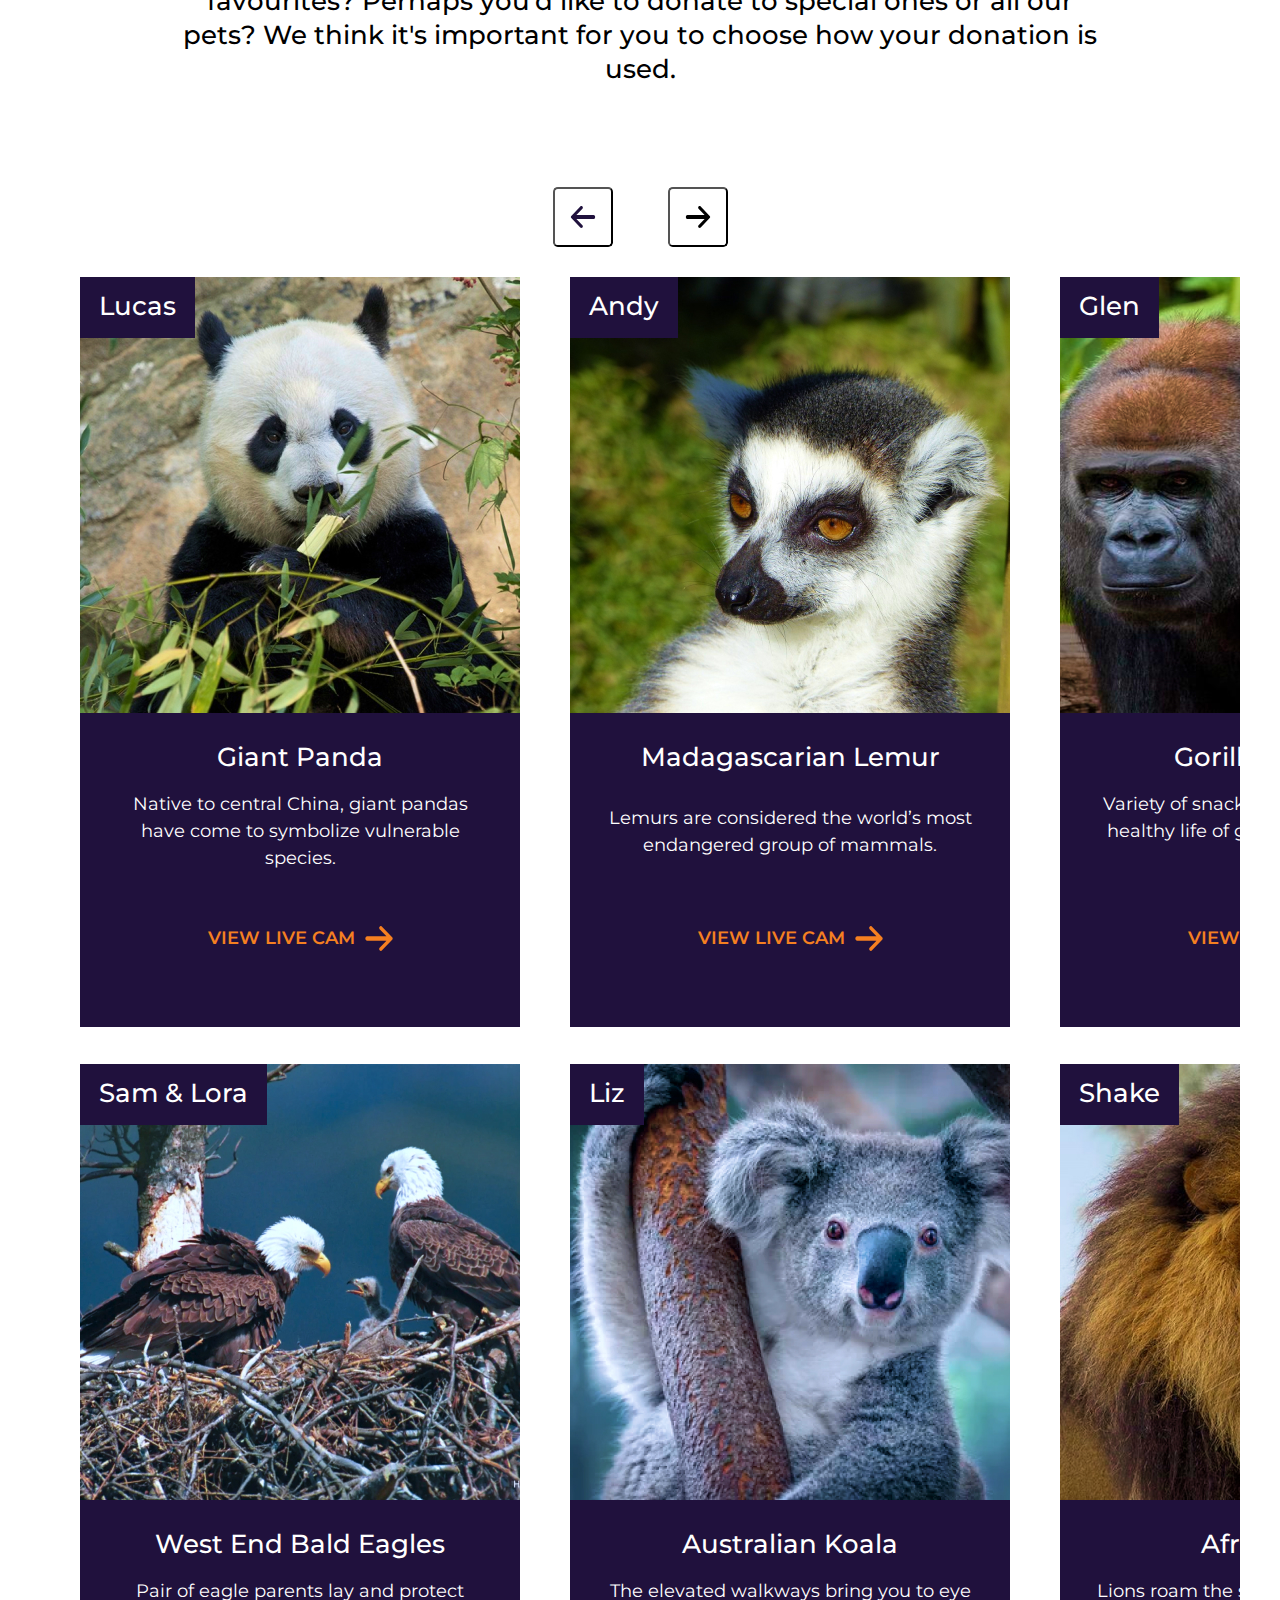
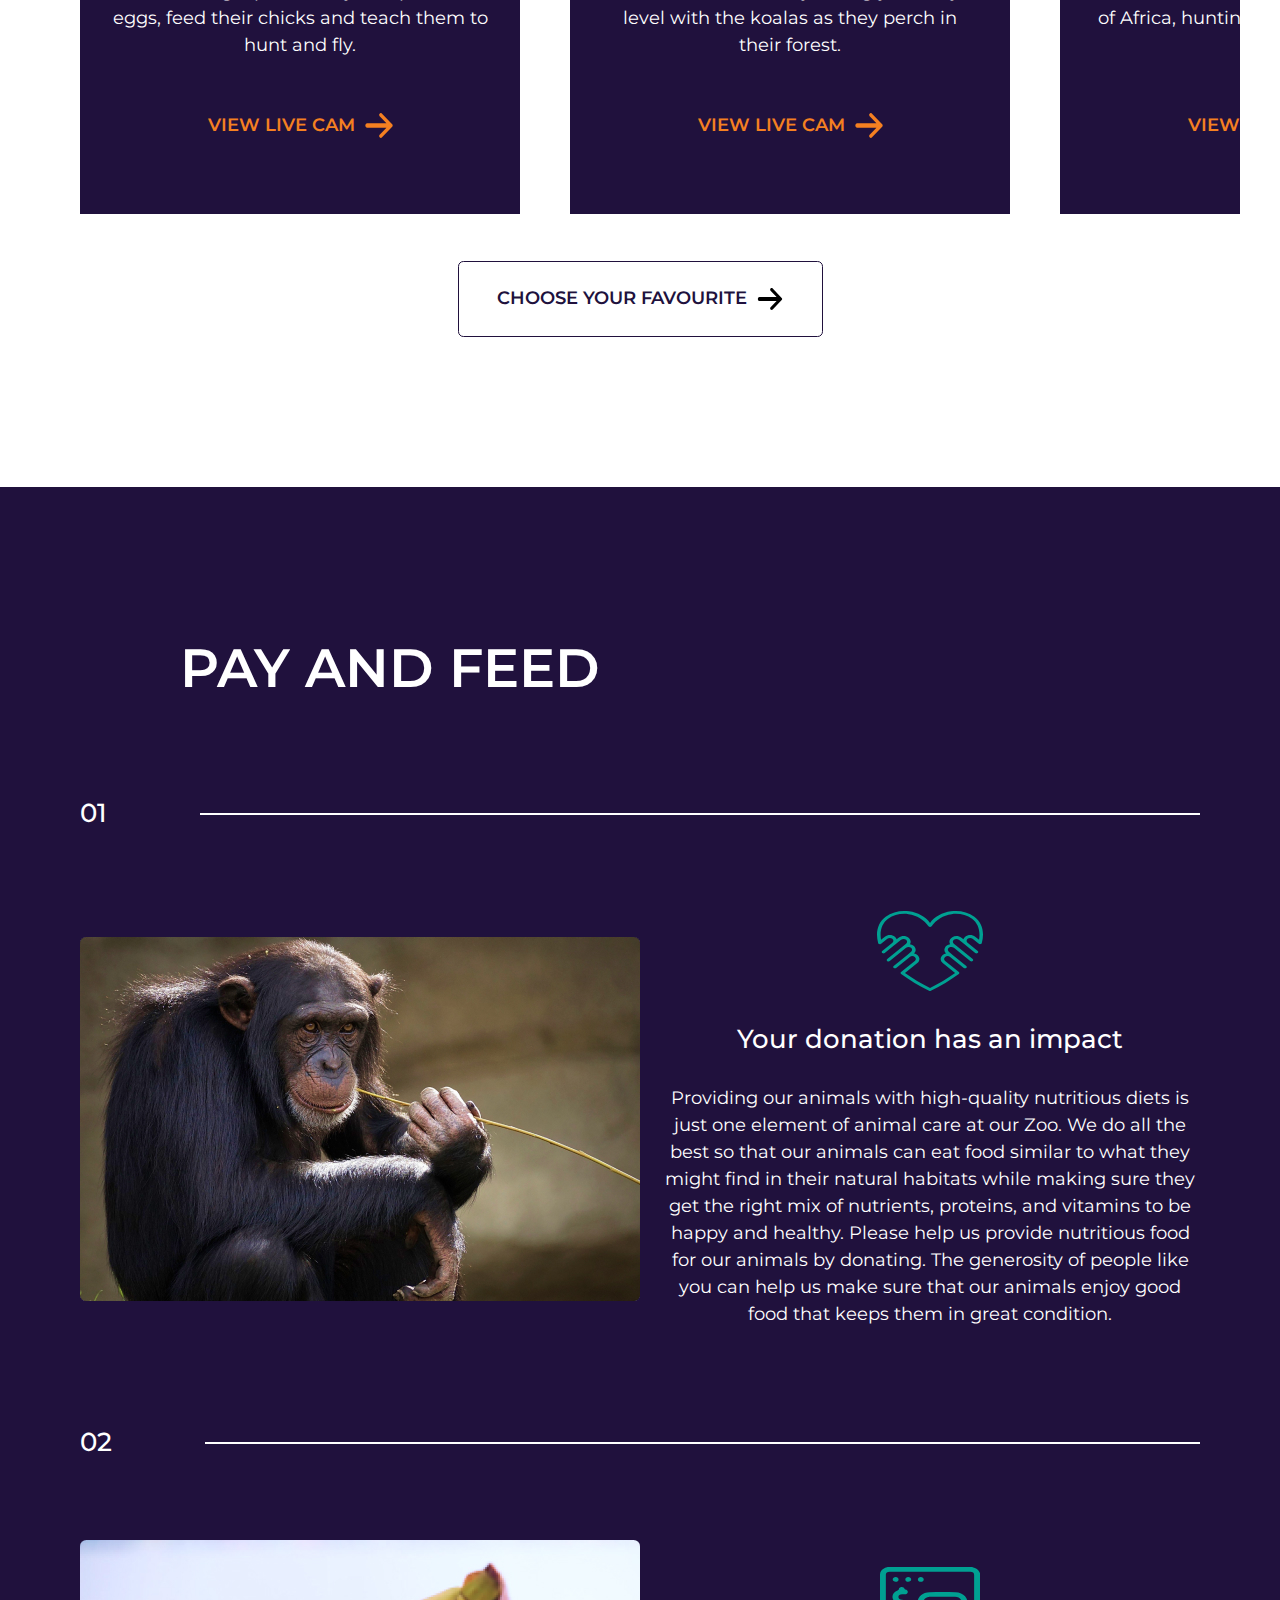
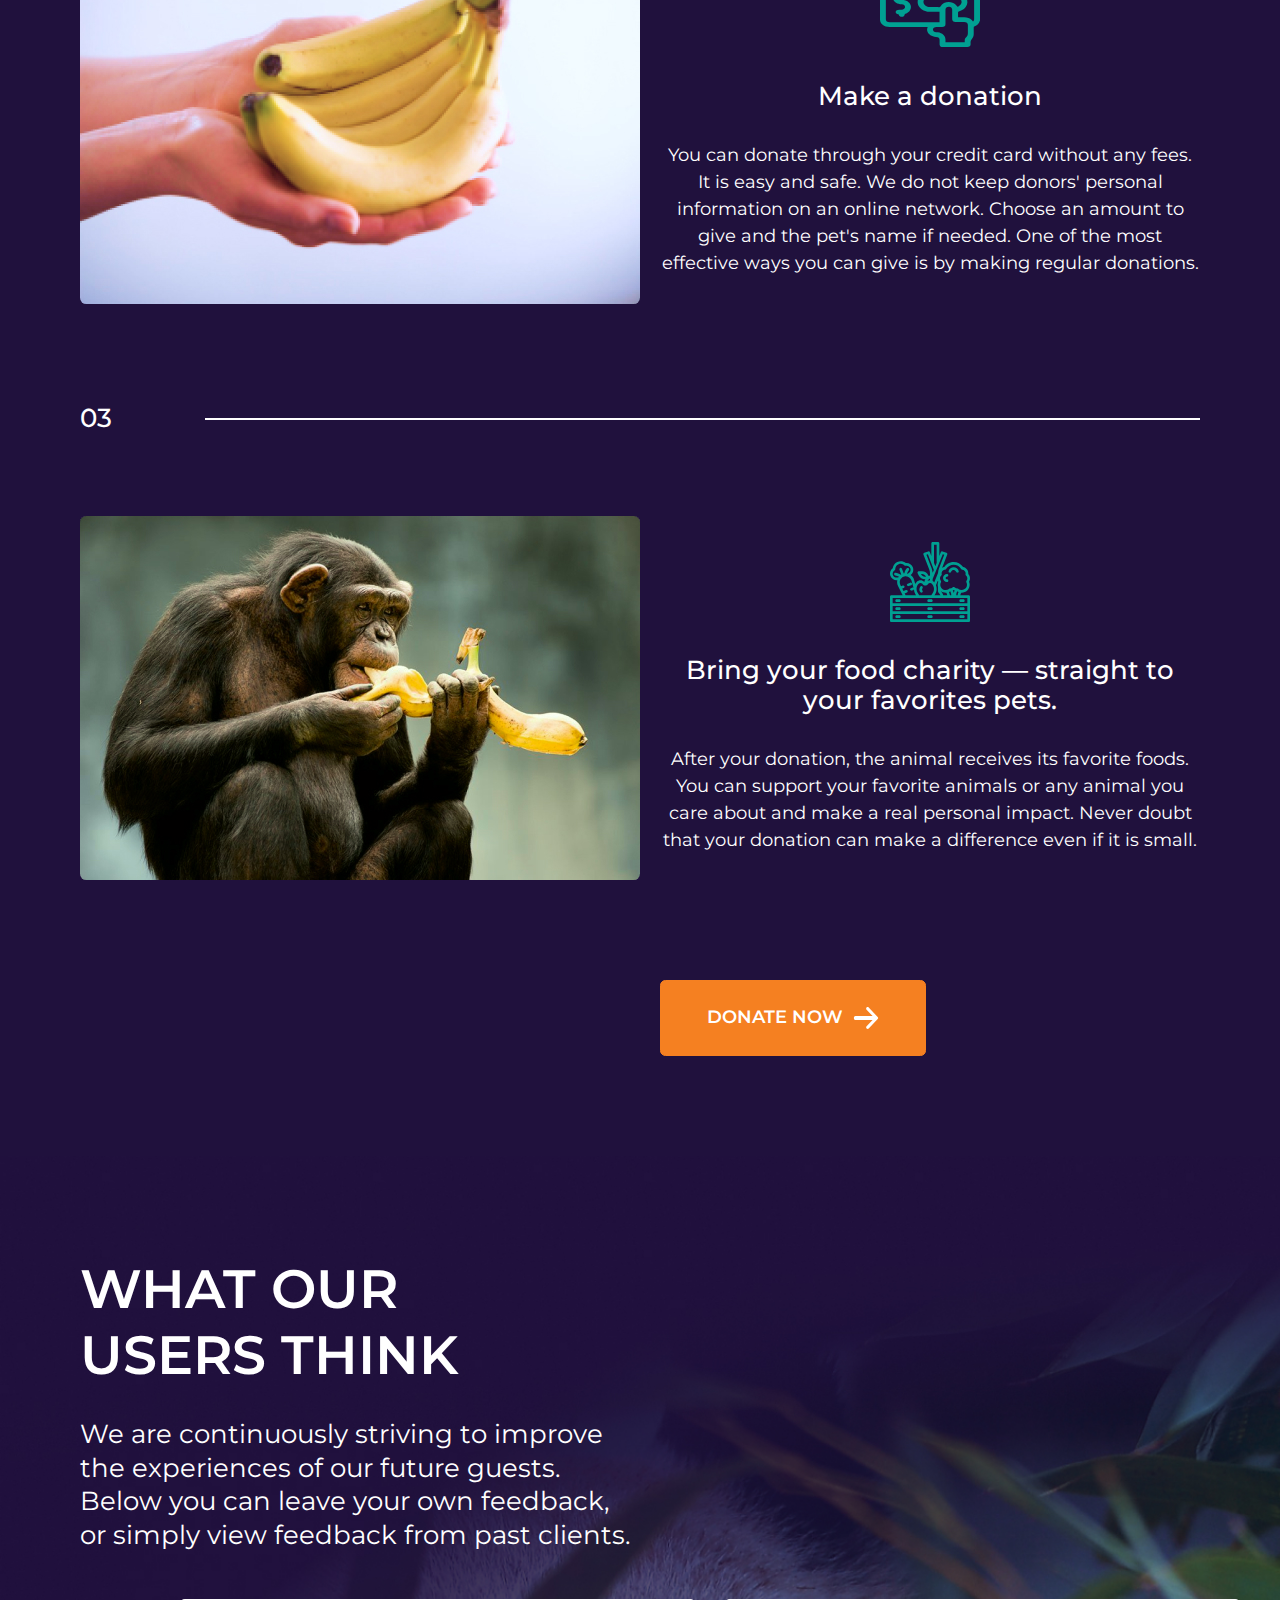
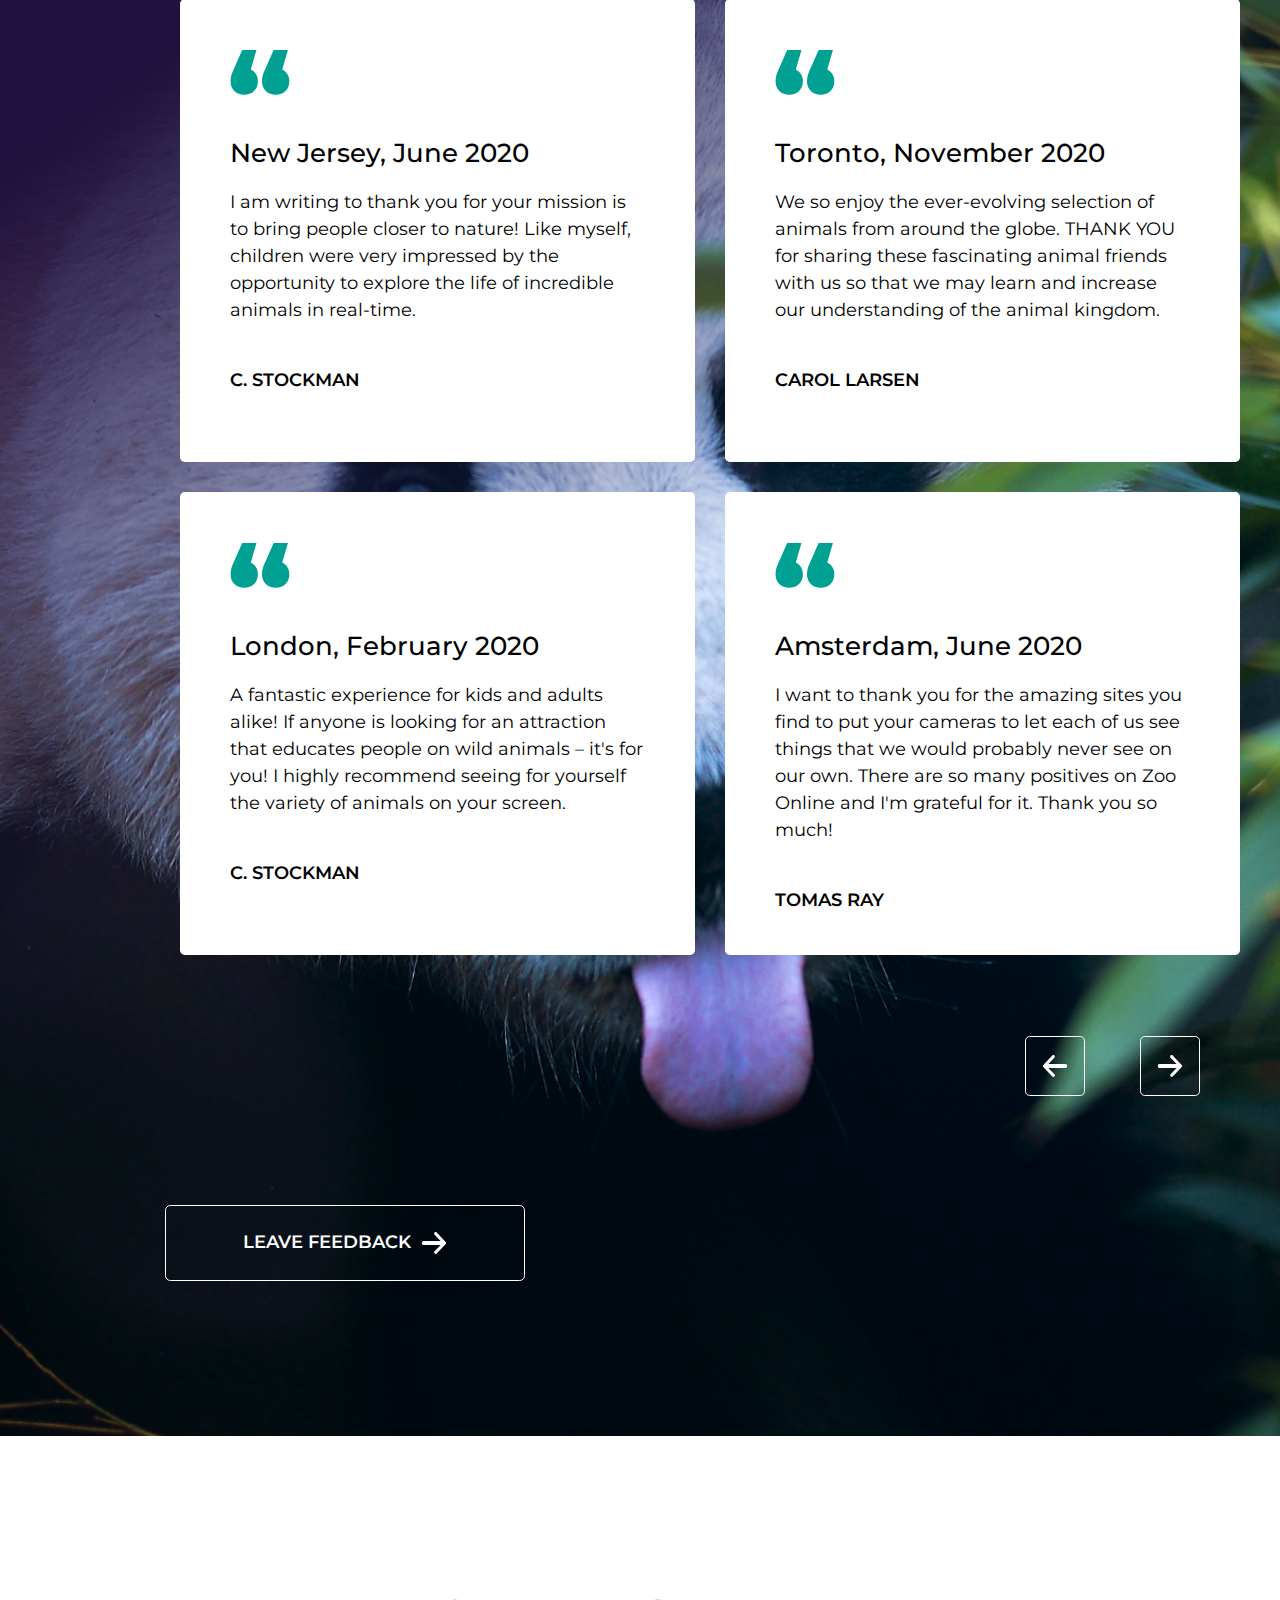
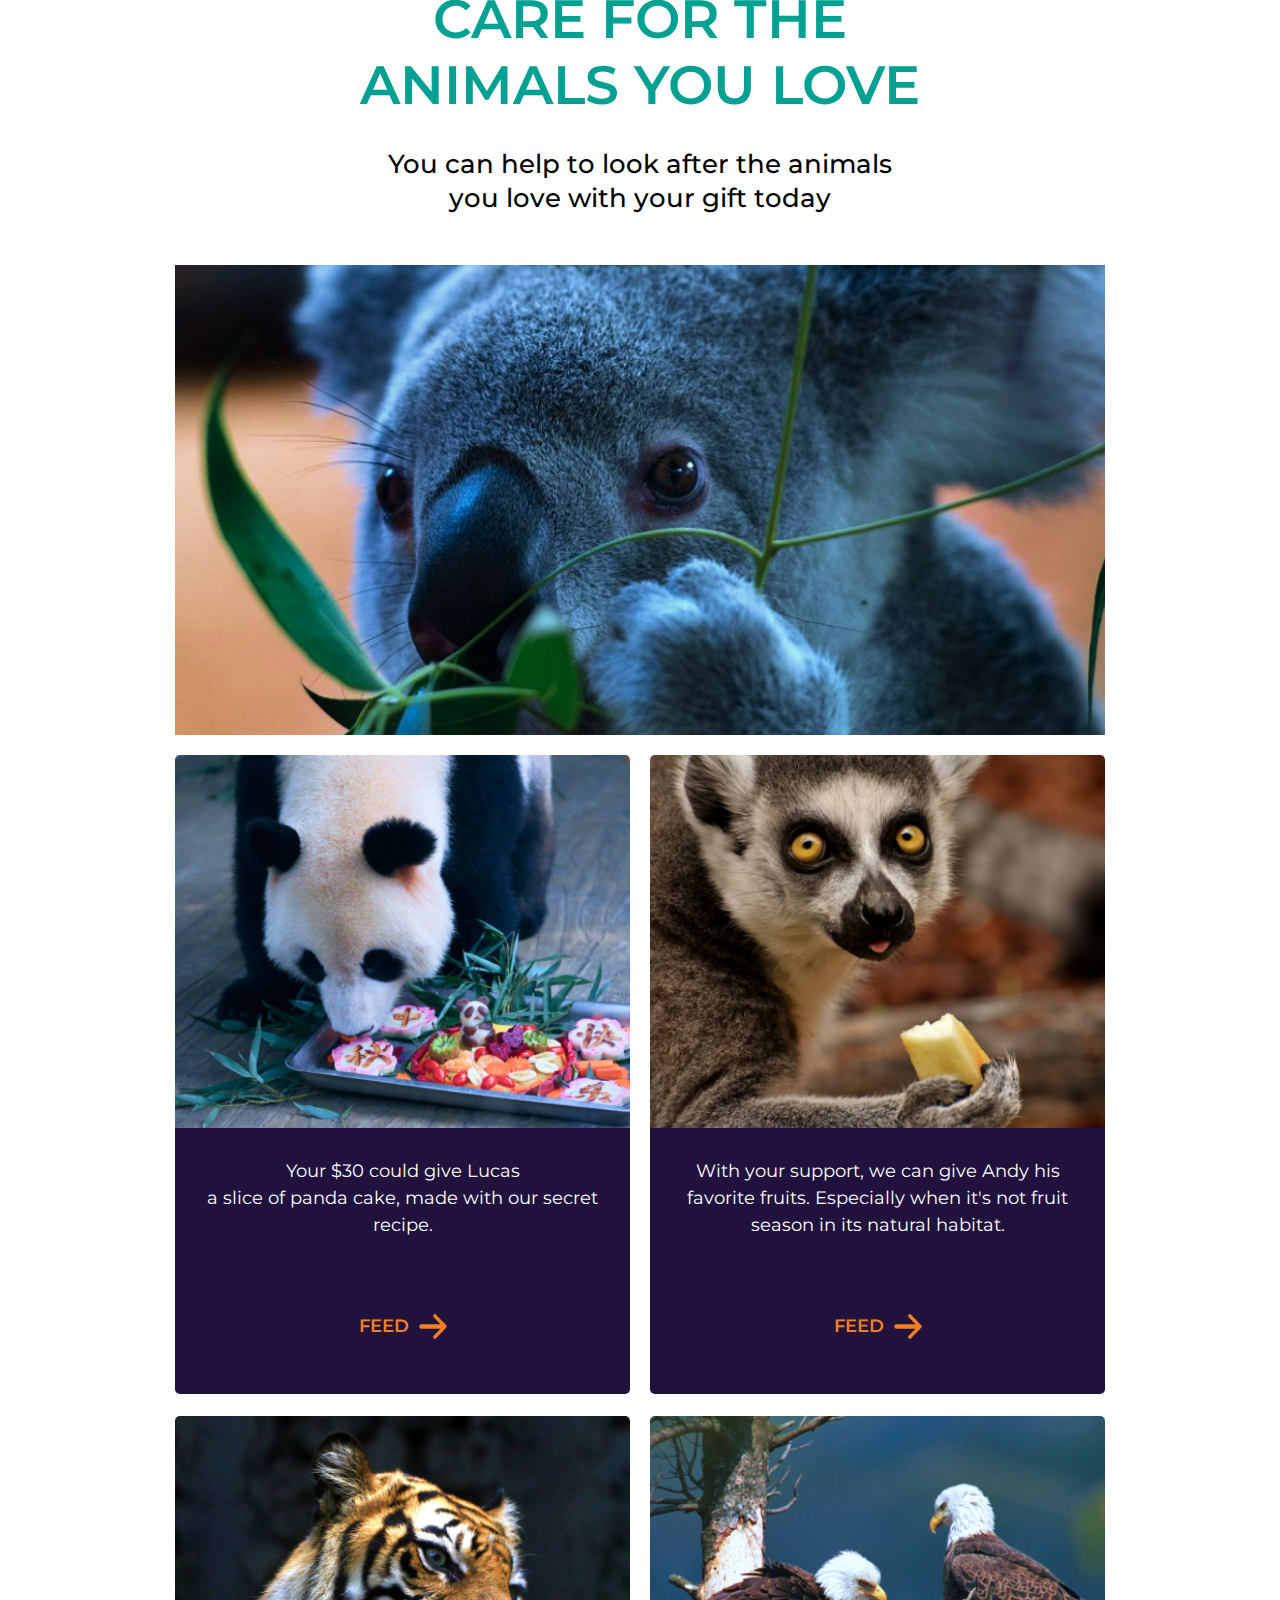
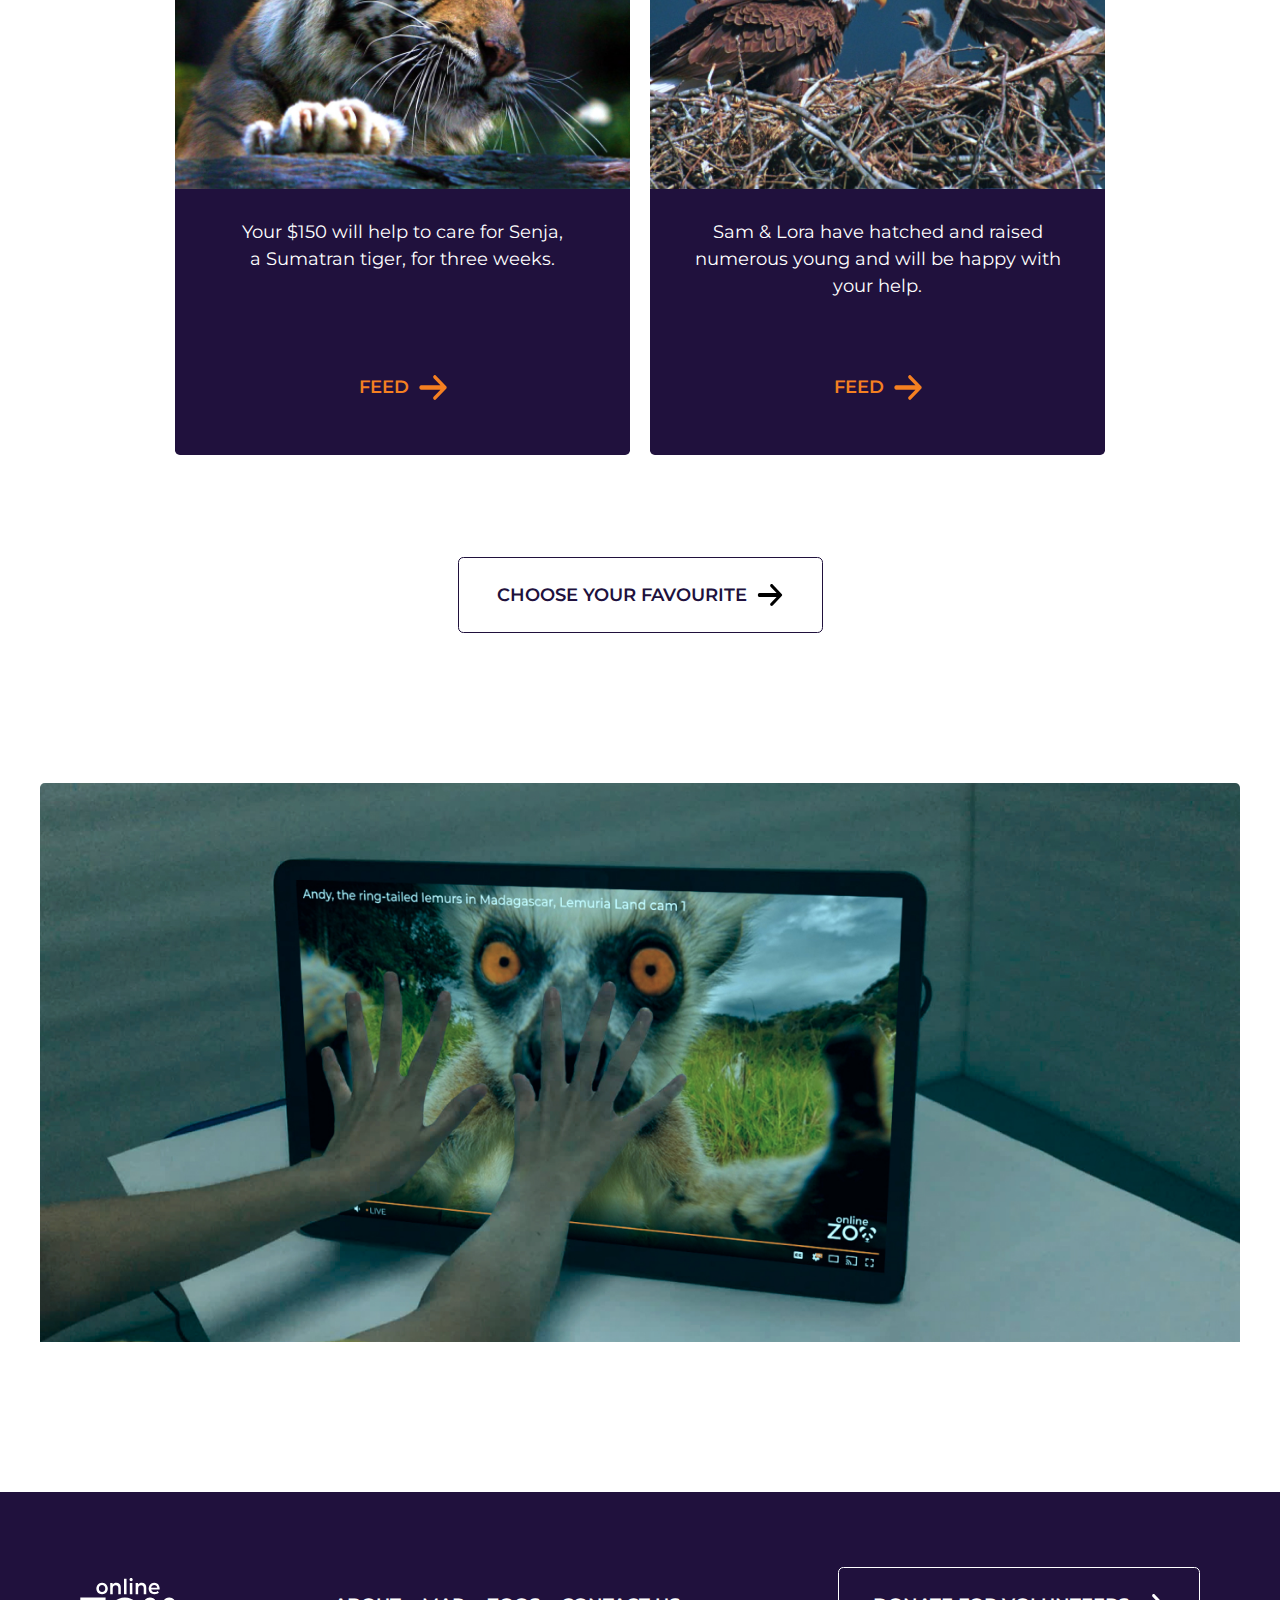
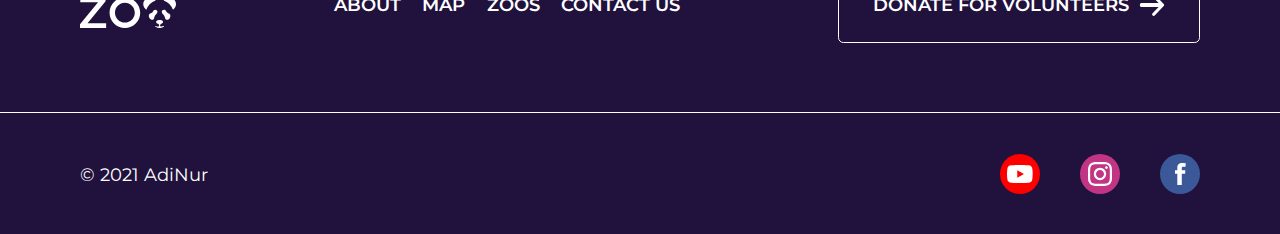
<file: online-zoo/index.html>
<!DOCTYPE html>
<html lang="en">

<head>
    <meta charset="UTF-8">
    <meta name="viewport" content="width=device-width, initial-scale=1.0">
    <title>Online Zoo</title>
    <link rel="stylesheet" href="css/normalize.css">
    <link rel="stylesheet" href="css/main.css">
</head>

<body>
    <header class="header">
        <h1 class="header__heading">Online Zoo</h1>
        <div class="header__container container">
            <div class="header__logo">
                <a href="index.html"><img src="assets/svg/logo.svg" alt="logo of site"></a>
            </div>
            <nav class="header__nav">
                <img id="header__hamburger-close--id" class="header__hamburger-close"
                    src="assets/svg/hamburger-close.svg" alt="Hamburger close icon">
                <ul class="nav__list nav__list--main">
                    <li class="nav__item">About</li>
                    <li class="nav__item"><a class="link nav__link" href="pages/map/index.html">Map</a></li>
                    <li class="nav__item"><a class="link nav__link" href="pages/zoos/panda/index.html">Zoos</a></li>
                    <li class="nav__item"><a class="link nav__link" href="pages/contact/index.html">Contact us</a></li>
                    <li class="nav__item"><a class="link nav__link"
                            href="https://www.figma.com/file/lnK11foY8Aoa6oOlDXovVN/Online-ZOO-Project?node-id=0%3A1"
                            target="_blank">Design</a>
                    </li>
                </ul>
                <ul class="nav__list nav__list--social">
                    <li class="nav__item"><a class="link nav__link" href="https://www.youtube.com/" target="_blank"><img
                                src="assets/svg/youtube.svg" alt="logo of youtube"></a>
                    </li>
                    <li class="nav__item"><a class="link nav__link" href="https://www.instagram.com/"
                            target="_blank"><img src="assets/svg/instagram.svg" alt="logo of instagram"></a></li>
                    <li class="nav__item"><a class="link nav__link" href="https://www.facebook.com/"
                            target="_blank"><img src="assets/svg/facebook.svg" alt="logo of facebook"></a></li>
                </ul>
            </nav>
            <img id="header__hamburger--id" class="header__hamburger" src="assets/svg/hamburger.svg"
                alt="Humberger icon">
        </div>
    </header>
    <main>
        <section class="section favanimal">
            <div class="container favanimal__inner">
                <h2 class="favanimal__heading">Watch your favourite animal online</h2>
                <p class="favanimal__description">Explore the exciting and mysterious world of wild animals in a natural
                    setting without leaving your
                    home.</p>
                <div class="favanimal__btn">
                    <a class="btn favanimal__btn--orange" href="pages/zoos/panda/index.html">View live
                        cam<img src="assets/svg/right-arrow.svg" alt="Right arrow"></a>
                </div>
            </div>
        </section>

        <section class="section welcome">
            <div class="container welcome__inner">
                <div class="about-zoos about-zoos--welcome">
                    <img class="about-zoos__img about-zoos__img--welcome" src="assets/img/welcome.jpg"
                        alt="Picture of door in front of zoo">
                    <h3 class="title about-zoos__title">
                        Welcome to the Online Zoo!
                    </h3>
                    <p class="desciption about-zoos__desciption">On our website, using live webcams, fans of all ages
                        can observe various animals. Among them, are
                        Giant pandas, eagles, alligators, forest gorillas, African lions, and others. It is the whole
                        natural world in real-time in front of our cameras. We hope you will enjoy watching closely and
                        explore animals’ behavior and habitats! Note: animals are not always on view on cameras, so
                        please check back if you don't see anything.
                    </p>
                </div>
                <div class="about-zoos about-zoos--work">
                    <img class="about-zoos__img about-zoos__img--work" src="assets/img/eagles.jpg"
                        alt="Picture of two eagles">
                    <h3 class="title about-zoos__title">
                        How we work
                    </h3>
                    <p class="desciption about-zoos__desciption">Online Zoo is a nonprofit committed to inspiring
                        awareness and preservation of nature and wild
                        animals in our zoo and worldwide. Every day, our experts work to safeguard the health and
                        wellness of the animals. To continue these efforts, we need your help. We're so grateful to our
                        numerous supporters. All donations, large and small, go a long way to the conservation efforts
                        of our pets.
                    </p>
                </div>
            </div>
        </section>

        <section class="section donation">
            <div class="container donation__inner">
                <div class="donation__left">
                    <h4 class="donation__h4">
                        Your donation makes a difference!
                    </h4>
                    <p class="donation__description">The Online Zoo's animal webcams are some of the most famous
                        on<br>the
                        internet. Tune in to watch
                        your favourite animals — live, 24/7!</p>
                </div>
                <div class="donation__right">
                    <h5 class="donation__h5">
                        Quick Donate
                    </h5>
                    <form class="donation__form">
                        <span>$</span>
                        <input class="donation__input" name="name" type="number" min="1" max="9999"
                            placeholder="donation amount" value="" required>
                        <button class="donation__btn" type="submit" data-open="popup1"><img
                                src="assets/svg/right-arrow.svg" alt="Right arrow"></button>
                    </form>
                </div>
            </div>
        </section>

        <section class="section friends">
            <h3 class="friends__heading">Meet some our pets</h3>
            <p class="friends__description">Do you have a special place in your heart for animals? Who are your
                favourites? Perhaps you'd
                like
                to donate to special ones or all our pets? We think it's important for you to choose how your
                donation is used.</p>


            <div class="arrow-btns">
                <button class="arrow-btns--navy arrow-btns__btns-left">
                    <svg width="26" height="22" viewBox="0 0 26 22" fill="#20113D" xmlns="http://www.w3.org/2000/svg">
                        <path fill-rule="evenodd" clip-rule="evenodd"
                            d="M11.9318 0.119971C12.1139 0.199174 12.2794 0.315255 12.4187 0.461565C12.5583 0.607505 12.6691 0.780876 12.7446 0.971748C12.8202 1.16262 12.8591 1.36724 12.8591 1.57389C12.8591 1.78055 12.8202 1.98517 12.7446 2.17604C12.6691 2.36691 12.5583 2.54028 12.4187 2.68622L6.39097 9H23.5416C23.9659 9 24.3729 9.21071 24.673 9.58579C24.973 9.96086 25.1416 10.4696 25.1416 11C25.1416 11.5304 24.973 12.0391 24.673 12.4142C24.3729 12.7893 23.9659 13 23.5416 13H6.39018L12.4187 19.3146C12.7002 19.6096 12.8584 20.0097 12.8584 20.4269C12.8584 20.8441 12.7002 21.2443 12.4187 21.5393C12.1371 21.8343 11.7553 22 11.3571 22C10.959 22 10.5771 21.8343 10.2956 21.5393L1.29962 12.1127C1.15999 11.9668 1.04921 11.7934 0.973627 11.6026C0.898043 11.4117 0.859135 11.2071 0.859135 11.0004C0.859135 10.7938 0.898043 10.5891 0.973627 10.3983C1.04921 10.2074 1.15999 10.034 1.29962 9.88808L10.2956 0.461565C10.4349 0.315255 10.6003 0.199174 10.7825 0.119971C10.9646 0.0407677 11.1599 0 11.3571 0C11.5543 0 11.7496 0.0407677 11.9318 0.119971Z" />
                    </svg>
                </button>
                <button class="arrow-btns--navy arrow-btns__btns-right ">
                    <svg width="26" height="22" viewBox="0 0 26 22" xmlns="http://www.w3.org/2000/svg">
                        <path fill-rule="evenodd" clip-rule="evenodd"
                            d="M14.0682 0.119971C13.8861 0.199174 13.7206 0.315255 13.5813 0.461565C13.4417 0.607505 13.3309 0.780876 13.2554 0.971748C13.1798 1.16262 13.1409 1.36724 13.1409 1.57389C13.1409 1.78055 13.1798 1.98517 13.2554 2.17604C13.3309 2.36691 13.4417 2.54028 13.5813 2.68622L19.609 9H2.4584C2.03405 9 1.62709 9.21071 1.32703 9.58579C1.02697 9.96086 0.858398 10.4696 0.858398 11C0.858398 11.5304 1.02697 12.0391 1.32703 12.4142C1.62709 12.7893 2.03405 13 2.4584 13H19.6098L13.5813 19.3146C13.2998 19.6096 13.1416 20.0097 13.1416 20.4269C13.1416 20.8441 13.2998 21.2443 13.5813 21.5393C13.8629 21.8343 14.2447 22 14.6429 22C15.041 22 15.4229 21.8343 15.7044 21.5393L24.7004 12.1127C24.84 11.9668 24.9508 11.7934 25.0264 11.6026C25.102 11.4117 25.1409 11.2071 25.1409 11.0004C25.1409 10.7938 25.102 10.5891 25.0264 10.3983C24.9508 10.2074 24.84 10.034 24.7004 9.88808L15.7044 0.461565C15.5651 0.315255 15.3997 0.199174 15.2175 0.119971C15.0354 0.0407677 14.8401 0 14.6429 0C14.4457 0 14.2504 0.0407677 14.0682 0.119971Z" />
                    </svg>
                </button>
            </div>

            <div class="animal">
                <div class="animal__card animal--panda">
                    <a class="animal__link animal__link--panda" href="pages/zoos/panda/index.html">
                        <div class="animal__picture">
                            <div class="animal__heading">
                                <h5 class="animal__heading-h5">Lucas</h5>
                            </div>
                            <img class="animal__img" src="assets/img/friends-panda.jpg" alt="Picture of Panda">
                        </div>
                        <div class="animal__description">
                            <h5 class="animal__subheading">Giant Panda</h5>
                            <p class="animal__about">Native to central China, giant pandas have come to symbolize
                                vulnerable species.</p>
                            <p class="animal__livecam">View live cam<img class="animal__livecam-img"
                                    src=" assets/svg/right-arrow-orange.svg" alt="Right arrow"></p>
                        </div>
                    </a>
                </div>

                <div class="animal__card animal--lemur">
                    <a class="animal__link animal__link--lemur" href="pages/zoos/lemur/index.html">
                        <div class="animal__picture">
                            <div class="animal__heading">
                                <h5 class="animal__heading-h5">Andy</h5>
                            </div>
                            <img class="animal__img" src="assets/img/friends-lemur.jpg" alt="Picture of Lemur">
                        </div>
                        <div class="animal__description">
                            <h5 class="animal__subheading">Madagascarian Lemur</h5>
                            <p class="animal__about">Lemurs are considered the world’s most endangered group of mammals.
                            </p>
                            <p class="animal__livecam">View live cam<img class="animal__livecam-img"
                                    src=" assets/svg/right-arrow-orange.svg" alt="Right arrow"></p>
                        </div>
                    </a>
                </div>

                <div class="animal__card animal--gorilla">
                    <a class="animal__link animal__link--gorilla" href="pages/zoos/gorilla/index.html">
                        <div class="animal__picture">
                            <div class="animal__heading">
                                <h5 class="animal__heading-h5">Glen</h5>
                            </div>
                            <img class="animal__img" src="assets/img/friends-gorilla.jpg" alt="Picture of Gorilla">
                        </div>
                        <div class="animal__description">
                            <h5 class="animal__subheading">Gorilla in Congo</h5>
                            <p class="animal__about">Variety of snacks very important for the healthy life of gorillas
                                and his plenty of
                                babies.</p>
                            <p class="animal__livecam">View live cam<img class="animal__livecam-img"
                                    src=" assets/svg/right-arrow-orange.svg" alt="Right arrow"></p>
                        </div>
                    </a>
                </div>

                <div class="animal__card animal--allegator">
                    <div class="animal__picture">
                        <div class="animal__heading">
                            <h5 class="animal__heading-h5">Mike</h5>
                        </div>
                        <img class="animal__img" src="assets/img/friends-allegator.jpg" alt="Picture of Allegator">
                    </div>
                    <div class="animal__description">
                        <h5 class="animal__subheading">Chinese Alligator</h5>
                        <p class="animal__about">From nose to tail, belly to back, hard scales protect this petite
                            alligator.</p>
                        <p class="animal__livecam">View live cam<img class="animal__livecam-img"
                                src=" assets/svg/right-arrow-orange.svg" alt="Right arrow"></p>
                    </div>
                </div>

                <div class="animal__card animal--eagles">
                    <a class="animal__link animal__link--eagles" href="pages/zoos/eagle/index.html">
                        <div class="animal__picture">
                            <div class="animal__heading">
                                <h5 class="animal__heading-h5">Sam & Lora</h5>
                            </div>
                            <img class="animal__img" src="assets/img/friends-eagles.jpg" alt="Picture of Eagles">
                        </div>
                        <div class="animal__description">
                            <h5 class="animal__subheading">West End Bald Eagles</h5>
                            <p class="animal__about">Pair of eagle parents lay and protect eggs, feed their chicks and
                                teach them to hunt
                                and
                                fly.</p>
                            <p class="animal__livecam">View live cam<img class="animal__livecam-img"
                                    src=" assets/svg/right-arrow-orange.svg" alt="Right arrow"></p>
                        </div>
                    </a>
                </div>

                <div class="animal__card animal--koala">
                    <div class="animal__picture">
                        <div class="animal__heading">
                            <h5 class="animal__heading-h5">Liz</h5>
                        </div>
                        <img class="animal__img" src="assets/img/friends-koala.jpg" alt="Picture of Koala">
                    </div>
                    <div class="animal__description">
                        <h5 class="animal__subheading">Australian Koala</h5>
                        <p class="animal__about">The elevated walkways bring you to eye level with the koalas as they
                            perch in their
                            forest.</p>
                        <p class="animal__livecam">View live cam<img class="animal__livecam-img"
                                src=" assets/svg/right-arrow-orange.svg" alt="Right arrow"></p>
                    </div>
                </div>

                <div class="animal__card animal--lion">
                    <div class="animal__picture">
                        <div class="animal__heading">
                            <h5 class="animal__heading-h5">Shake</h5>
                        </div>
                        <img class="animal__img" src="assets/img/friends-lion.jpg" alt="Picture of Lion">
                    </div>
                    <div class="animal__description">
                        <h5 class="animal__subheading">African Lion</h5>
                        <p class="animal__about">Lions roam the savannas and grasslands of Africa, hunting and raising
                            cubs in the pride.
                        </p>
                        <p class="animal__livecam">View live cam<img class="animal__livecam-img"
                                src=" assets/svg/right-arrow-orange.svg" alt="Right arrow"></p>
                    </div>
                </div>

                <div class="animal__card animal--tiger">
                    <div class="animal__picture">
                        <div class="animal__heading">
                            <h5 class="animal__heading-h5">Senja</h5>
                        </div>
                        <img class="animal__img" src="assets/img/friends-tiger.jpg" alt="Picture of Tiger">
                    </div>
                    <div class="animal__description">
                        <h5 class="animal__subheading">Sumatran Tiger</h5>
                        <p class="animal__about">Sumatran Tigers are the smallest of the five sub-species, and are found
                            in Indonesia.</p>
                        <p class="animal__livecam">View live cam<img class="animal__livecam-img"
                                src=" assets/svg/right-arrow-orange.svg" alt="Right arrow"></p>
                    </div>
                </div>
            </div>

            <div class="btn friends__btn">
                <a class="friends__btn-link" href="pages/map/index.html">Choose your favourite<svg
                        class="friends__btn-svg" width="26" height="22" viewBox="0 0 26 22"
                        xmlns="http://www.w3.org/2000/svg">
                        <path fill-rule="evenodd" clip-rule="evenodd"
                            d="M14.0682 0.119971C13.8861 0.199174 13.7206 0.315255 13.5813 0.461565C13.4417 0.607505 13.3309 0.780876 13.2554 0.971748C13.1798 1.16262 13.1409 1.36724 13.1409 1.57389C13.1409 1.78055 13.1798 1.98517 13.2554 2.17604C13.3309 2.36691 13.4417 2.54028 13.5813 2.68622L19.609 9H2.4584C2.03405 9 1.62709 9.21071 1.32703 9.58579C1.02697 9.96086 0.858398 10.4696 0.858398 11C0.858398 11.5304 1.02697 12.0391 1.32703 12.4142C1.62709 12.7893 2.03405 13 2.4584 13H19.6098L13.5813 19.3146C13.2998 19.6096 13.1416 20.0097 13.1416 20.4269C13.1416 20.8441 13.2998 21.2443 13.5813 21.5393C13.8629 21.8343 14.2447 22 14.6429 22C15.041 22 15.4229 21.8343 15.7044 21.5393L24.7004 12.1127C24.84 11.9668 24.9508 11.7934 25.0264 11.6026C25.102 11.4117 25.1409 11.2071 25.1409 11.0004C25.1409 10.7938 25.102 10.5891 25.0264 10.3983C24.9508 10.2074 24.84 10.034 24.7004 9.88808L15.7044 0.461565C15.5651 0.315255 15.3997 0.199174 15.2175 0.119971C15.0354 0.0407677 14.8401 0 14.6429 0C14.4457 0 14.2504 0.0407677 14.0682 0.119971Z" />
                    </svg></a>
            </div>
        </section>


        <!-- Pay and Feed Section ------------------------------- -->
        <section class="section payfeed">
            <div class="container payfeed__inner">
                <h3 class="payfeed__heading">Pay and feed</h3>
                <div class="payfeed__content">
                    <h5 class="payfeed__h5-with-line">01</h5>
                    <img class="payfeed__img" src="assets/img/payfeed-01.jpg" alt="Picture of Monkey">
                    <div class="payfeed__description">
                        <img class="payfeed__icon" src="assets/svg/payfeed-01.svg" alt="heart icon">
                        <h5 class="payfeed__subheading">Your donation has an impact</h5>
                        <p class="payfeed__p">Providing our animals with high-quality nutritious diets is just one
                            element of animal care
                            at our Zoo. We do all the best so that our animals can eat food similar to what they might
                            find in their natural habitats while making sure they get the right mix of nutrients,
                            proteins, and vitamins to be happy and healthy. Please help us provide nutritious food for
                            our animals by donating. The generosity of people like you can help us make sure that our
                            animals enjoy good food that keeps them in great condition.</p>
                    </div>

                    <h5 class="payfeed__h5-with-line">02</h5>
                    <img class="payfeed__img" src="assets/img/payfeed-02.jpg" alt="Picture of Banana">
                    <div class="payfeed__description">
                        <img class="payfeed__icon" src="assets/svg/payfeed-02.svg" alt="money icon">
                        <h5 class="payfeed__subheading">Make a donation</h5>
                        <p class="payfeed__p">You can donate through your credit card without any fees. It is easy and
                            safe. We do not keep
                            donors' personal information on an online network. Choose an amount to give and the pet's
                            name if needed. One of the most effective ways you can give is by making regular donations.
                        </p>
                    </div>

                    <h5 class="payfeed__h5-with-line">03</h5>
                    <img class="payfeed__img" src="assets/img/payfeed-03.jpg" alt="Picture of Banana">
                    <div class="payfeed__description">
                        <img class="payfeed__icon" src="assets/svg/payfeed-03.svg" alt="fruit icon">
                        <h5 class="payfeed__subheading">Bring your food charity — straight to your favorites pets.</h5>
                        <p class="payfeed__p">After your donation, the animal receives its favorite foods. You can
                            support your favorite
                            animals or any animal you care about and make a real personal impact. Never doubt that your
                            donation can make a difference even if it is small.
                        </p>
                    </div>
                    <div class="btn payfeed__orangebtn">
                        <a data-open="popup">Donate now<img src="assets/svg/right-arrow.svg" alt="Right arrow"></a>
                    </div>
                </div>
            </div>
        </section>

        <!-- Feedback Section ------------------------------------ -->
        <section class="section feedback">
            <div class="feedback__inner">
                <div class="feedback__left">
                    <h3 class="feedback__heading">What our users think</h3>
                    <p class="feedback__description feedback__description--left">We are continuously striving to improve
                        the experiences of our future
                        guests. Below you can leave
                        your own feedback, or simply view feedback from past clients.</p>
                </div>

                <div class="feedback__right">
                    <div class="comment">
                        <img class="comment__img" src="assets/svg/feedback-quote.svg" alt="Quote icon">
                        <h5 class="comment__subheading">New Jersey, June 2020</h5>
                        <p class="comment__description">I am writing to thank you for your mission is to bring people
                            closer to nature! Like myself,
                            children were very impressed by the opportunity to explore the life of incredible animals in
                            real-time.
                        </p>
                        <figcaption class="comment__author">C. Stockman</figcaption>
                    </div>

                    <div class="comment">
                        <img class="comment__img" src="assets/svg/feedback-quote.svg" alt="Quote icon">
                        <h5 class="comment__subheading">Toronto, November 2020</h5>
                        <p class="comment__description">We so enjoy the ever-evolving selection of animals from around
                            the globe. THANK YOU for
                            sharing these fascinating animal friends with us so that we may learn and increase our
                            understanding of the animal kingdom.</p>
                        <figcaption class="comment__author">Carol Larsen</figcaption>
                    </div>

                    <div class="comment">
                        <img class="comment__img" src="assets/svg/feedback-quote.svg" alt="Quote icon">
                        <h5 class="comment__subheading">London, February 2020</h5>
                        <p class="comment__description">A fantastic experience for kids and adults alike! If anyone is
                            looking for an attraction that
                            educates people on wild animals – it's for you! I highly recommend seeing for yourself the
                            variety of animals on your screen.</p>
                        <figcaption class="comment__author">C. Stockman</figcaption>
                    </div>

                    <div class="comment">
                        <img class="comment__img" src="assets/svg/feedback-quote.svg" alt="Quote icon">
                        <h5 class="comment__subheading">Amsterdam, June 2020</h5>
                        <p class="comment__description">I want to thank you for the amazing sites you find to put your
                            cameras to let each of us see
                            things that we would probably never see on our own. There are so many positives on Zoo
                            Online and I'm grateful for it. Thank you so much!</p>
                        <figcaption class="comment__author">Tomas Ray</figcaption>
                    </div>
                </div>

                <div class="feedback__arrow-container">
                    <div class="feedback__arrow-btns">
                        <button class="feedback__btns-left">
                            <svg width="26" height="22" viewBox="0 0 26 22" fill="#fff"
                                xmlns="http://www.w3.org/2000/svg">
                                <path fill-rule="evenodd" clip-rule="evenodd"
                                    d="M11.9318 0.119971C12.1139 0.199174 12.2794 0.315255 12.4187 0.461565C12.5583 0.607505 12.6691 0.780876 12.7446 0.971748C12.8202 1.16262 12.8591 1.36724 12.8591 1.57389C12.8591 1.78055 12.8202 1.98517 12.7446 2.17604C12.6691 2.36691 12.5583 2.54028 12.4187 2.68622L6.39097 9H23.5416C23.9659 9 24.3729 9.21071 24.673 9.58579C24.973 9.96086 25.1416 10.4696 25.1416 11C25.1416 11.5304 24.973 12.0391 24.673 12.4142C24.3729 12.7893 23.9659 13 23.5416 13H6.39018L12.4187 19.3146C12.7002 19.6096 12.8584 20.0097 12.8584 20.4269C12.8584 20.8441 12.7002 21.2443 12.4187 21.5393C12.1371 21.8343 11.7553 22 11.3571 22C10.959 22 10.5771 21.8343 10.2956 21.5393L1.29962 12.1127C1.15999 11.9668 1.04921 11.7934 0.973627 11.6026C0.898043 11.4117 0.859135 11.2071 0.859135 11.0004C0.859135 10.7938 0.898043 10.5891 0.973627 10.3983C1.04921 10.2074 1.15999 10.034 1.29962 9.88808L10.2956 0.461565C10.4349 0.315255 10.6003 0.199174 10.7825 0.119971C10.9646 0.0407677 11.1599 0 11.3571 0C11.5543 0 11.7496 0.0407677 11.9318 0.119971Z" />
                            </svg>
                        </button>
                        <button class="feedback__btns-right ">
                            <svg width="26" height="22" viewBox="0 0 26 22" fill="#fff"
                                xmlns="http://www.w3.org/2000/svg">
                                <path fill-rule="evenodd" clip-rule="evenodd"
                                    d="M14.0682 0.119971C13.8861 0.199174 13.7206 0.315255 13.5813 0.461565C13.4417 0.607505 13.3309 0.780876 13.2554 0.971748C13.1798 1.16262 13.1409 1.36724 13.1409 1.57389C13.1409 1.78055 13.1798 1.98517 13.2554 2.17604C13.3309 2.36691 13.4417 2.54028 13.5813 2.68622L19.609 9H2.4584C2.03405 9 1.62709 9.21071 1.32703 9.58579C1.02697 9.96086 0.858398 10.4696 0.858398 11C0.858398 11.5304 1.02697 12.0391 1.32703 12.4142C1.62709 12.7893 2.03405 13 2.4584 13H19.6098L13.5813 19.3146C13.2998 19.6096 13.1416 20.0097 13.1416 20.4269C13.1416 20.8441 13.2998 21.2443 13.5813 21.5393C13.8629 21.8343 14.2447 22 14.6429 22C15.041 22 15.4229 21.8343 15.7044 21.5393L24.7004 12.1127C24.84 11.9668 24.9508 11.7934 25.0264 11.6026C25.102 11.4117 25.1409 11.2071 25.1409 11.0004C25.1409 10.7938 25.102 10.5891 25.0264 10.3983C24.9508 10.2074 24.84 10.034 24.7004 9.88808L15.7044 0.461565C15.5651 0.315255 15.3997 0.199174 15.2175 0.119971C15.0354 0.0407677 14.8401 0 14.6429 0C14.4457 0 14.2504 0.0407677 14.0682 0.119971Z" />
                            </svg>
                        </button>
                    </div>
                </div>

                <div class="btn feedback__btn">
                    <a class="feedback__btn-link" href="#">Leave feedback<img src="assets/svg/right-arrow.svg"
                            alt=""></a>
                </div>
            </div>
        </section>

        <!-- Care Section ------------------------------------ -->
        <section class="section care">
            <div class="container care__inner">
                <h3 class="care__heading">Care for the animals you love </h3>
                <h5 class="care__subheading">You can help to look after the animals you love with your gift today
                </h5>

                <div class="care__gridcontainer">
                    <img class="care__big-img" src="assets/img/care-koala.jpg" alt="Picture of Koala">

                    <div class="care__card care__card--panda">
                        <a class="care__card-link" href="pages/zoos/panda/index.html">
                            <img class="care__card-img" src="assets/img/care-panda.jpg" alt="Picture of Panda">

                            <div class="care__card-description care__card-description--panda">
                                <p class="care__card-p">Your $30 could give Lucas<br>a slice of panda cake, made with
                                    our secret recipe.</p>
                                <a class="care__card-a" href="pages/zoos/panda/index.html">Feed<img
                                        src="assets/svg/right-arrow-orange.svg" alt="Right arrow"></a>
                            </div>
                        </a>
                    </div>

                    <div class="care__card care__card--tiger">
                        <img class="care__card-img care__card-img--tiger" src="assets/img/care-tiger.jpg"
                            alt="Picture of Tiger">

                        <div class="care__card-description care__card-description--tiger">
                            <p class="care__card-p">Your $150 will help to care for Senja,<br>a Sumatran tiger, for
                                three weeks.</p>
                            <p class="care__card-a">Feed<img src="assets/svg/right-arrow-orange.svg" alt="Right arrow">
                            </p>
                        </div>
                    </div>

                    <div class="care__card care__card--lemur">
                        <a class="care__card-link" href="pages/zoos/lemur/index.html">
                            <img class="care__card-img care__card-img--lemur" src="assets/img/care-lemur.jpg"
                                alt="Picture of Lemur">

                            <div class="care__card-description care__card-description--lemur">
                                <p class="care__card-p">With your support, we can give Andy his favorite fruits.
                                    Especially when it's not
                                    fruit
                                    season in its natural habitat.</p>
                                <a class="care__card-a" href="#">Feed<img src="assets/svg/right-arrow-orange.svg"
                                        alt="Right arrow"></a>
                            </div>
                        </a>
                    </div>

                    <div class="care__card care__card--eagles">
                        <a class="care__card-link" href="pages/zoos/eagle/index.html">
                            <img class="care__card-img care__card-img--eagles" src="assets/img/care-eagles.jpg"
                                alt="Picture of Lemur">

                            <div class="care__card-description care__card-description--eagles">
                                <p class="care__card-p">Sam & Lora have hatched and raised numerous young and will be
                                    happy with your help.
                                </p>
                                <a class="care__card-a" href="#">Feed<img src="assets/svg/right-arrow-orange.svg"
                                        alt="Right arrow"></a>
                            </div>
                        </a>
                    </div>
                </div>


                <div class="btn btn__transparent btn__navy">
                    <a href="pages/map/index.html">Choose your favourite<svg width="26" height="22" viewBox="0 0 26 22"
                            xmlns="http://www.w3.org/2000/svg">
                            <path fill-rule="evenodd" clip-rule="evenodd"
                                d="M14.0682 0.119971C13.8861 0.199174 13.7206 0.315255 13.5813 0.461565C13.4417 0.607505 13.3309 0.780876 13.2554 0.971748C13.1798 1.16262 13.1409 1.36724 13.1409 1.57389C13.1409 1.78055 13.1798 1.98517 13.2554 2.17604C13.3309 2.36691 13.4417 2.54028 13.5813 2.68622L19.609 9H2.4584C2.03405 9 1.62709 9.21071 1.32703 9.58579C1.02697 9.96086 0.858398 10.4696 0.858398 11C0.858398 11.5304 1.02697 12.0391 1.32703 12.4142C1.62709 12.7893 2.03405 13 2.4584 13H19.6098L13.5813 19.3146C13.2998 19.6096 13.1416 20.0097 13.1416 20.4269C13.1416 20.8441 13.2998 21.2443 13.5813 21.5393C13.8629 21.8343 14.2447 22 14.6429 22C15.041 22 15.4229 21.8343 15.7044 21.5393L24.7004 12.1127C24.84 11.9668 24.9508 11.7934 25.0264 11.6026C25.102 11.4117 25.1409 11.2071 25.1409 11.0004C25.1409 10.7938 25.102 10.5891 25.0264 10.3983C24.9508 10.2074 24.84 10.034 24.7004 9.88808L15.7044 0.461565C15.5651 0.315255 15.3997 0.199174 15.2175 0.119971C15.0354 0.0407677 14.8401 0 14.6429 0C14.4457 0 14.2504 0.0407677 14.0682 0.119971Z" />
                        </svg></a>
                </div>
            </div>

            <img class="last-img" src="assets/img/care-lemur-intablet.jpg" alt="Picture of Lemur in a tablet">
        </section>
    </main>

    <!-- Popups -->
    <div class="modal" id="popup">
        <div class="modal__window">
            <div class="modal__header">
                <a class="modal__btn-close" data-close><img src="assets/svg/popup-close.svg" alt="Close button"></a>
            </div>
            <div class="modal__heading">Together we care, save and protect!</div>
            <div class="modal__description">Your most generous gift not only cares for countless animals, but it also
                offers hope and a vital lifeline to the world’s most endangered wildlife relying on us to survive.</div>
            <div class="modal__btns">
                <button class="modal__btn modal__btn--20" data-open="popup1">$20</button>
                <button class="modal__btn modal__btn--30" data-open="popup1">$30</button>
                <button class="modal__btn modal__btn--50" data-open="popup1">$50</button>
                <button class="modal__btn modal__btn--80" data-open="popup1">$80</button>
                <button class="modal__btn modal__btn--100" data-open="popup1">$100</button>
                <button class="modal__btn modal__btn--other" data-open="popup1">Other amount</button>
            </div>
        </div>
    </div>

    <div class="modal" id="popup1">
        <div class="modal__window1">
            <h4 class="modal__heading1">Make your donation</h4>
            <div class="modal__inner">
                <p class="modal__description1">Donation Information:</p>
                <p class="modal__description1-1">* Choose your donation amount:</p>
                <div class="modal__btns1">
                    <button class="modal__btn modal__btn1 modal__btn1--20">$10</button>
                    <button class="modal__btn modal__btn1 modal__btn1--20">$20</button>
                    <button class="modal__btn modal__btn1 modal__btn1--30">$30</button>
                    <button class="modal__btn modal__btn1 modal__btn1--50">$50</button>
                    <button class="modal__btn modal__btn1 modal__btn1--80">$80</button>
                    <button class="modal__btn modal__btn1 modal__btn1--100">$100</button>
                </div>
                <div class="modal__other1">
                    <label class="modal__label1 modal__label1--other" for="input">Other amount</label>
                    <input class="modal__input1" type="input" id="input">
                </div>
                <div>
                    <label class="modal__label1 modal__label1--special" for="pet-select">For special pet</label>
                    <select class="modal__select1" name="pets" id="pet-select">
                        <option value="">--Choose your favourite--</option>
                        <option value="panda">Panda</option>
                        <option value="eagle">Eagle</option>
                        <option value="gorilla">Gorilla</option>
                        <option value="lemur">Lemur</option>
                    </select>
                </div>
                <div class="modal__checkbox1">
                    <input class="modal__input1--last" type="checkbox" id="checkbox">
                    <label class="modal__label1--last" for="checkbox">Make this a monthly recurring gift</label>
                </div>
                <button class="modal__btn modal__btn2" data-close>Complete donation</button>
            </div>
        </div>
    </div>

    <footer class="footer">
        <div class="footer__inner">
            <div class="footer__main">
                <ul class="list footer__logos">
                    <li><img title="Online Zoo" src="assets/svg/footer-logo.svg" alt="Logo of Website"></li>
                </ul>

                <nav class="footer__nav">
                    <ul class="nav__list nav__list--footer">
                        <li class="nav__item"><a class="link nav__link--footer" href="index.html"
                                class="about">About</a>
                        </li>
                        <li class="nav__item"><a class="link nav__link--footer" href="pages/map/index.html">Map</a>
                        </li>
                        <li class="nav__item"><a class="link nav__link--footer"
                                href="pages/zoos/panda/index.html">Zoos</a>
                        </li>
                        <li class="nav__item"><a class="link nav__link--footer" href="pages/contact/index.html">Contact
                                us</a></li>
                    </ul>
                </nav>

                <div class="btn footer__btn">
                    <a class="footer__btn-link" data-open="popup">Donate for volunteers<img
                            src="assets/svg/right-arrow.svg" alt=""></a>
                </div>
            </div>

            <div class="footer__secondary">
                <div class="footer__production">
                    <p class="footer__p" title="DinaK">&#169 2021 AdiNur</p>
                </div>
                <ul class="nav__list nav__list--foot-social">
                    <li class="nav__item"><a class="link nav__link" href="https://www.youtube.com/" target="_blank"><img
                                src="assets/svg/youtube.svg" alt="logo of youtube"></a>
                    </li>
                    <li class="nav__item"><a class="link nav__link" href="https://www.instagram.com/"
                            target="_blank"><img src="assets/svg/instagram.svg" alt="logo of instagram"></a></li>
                    <li class="nav__item"><a class="link nav__link" href="https://www.facebook.com/"
                            target="_blank"><img src="assets/svg/facebook.svg" alt="logo of facebook"></a></li>
                </ul>
            </div>
        </div>
    </footer>

    <script src="main.js"></script>
</body>

</html>
</file>
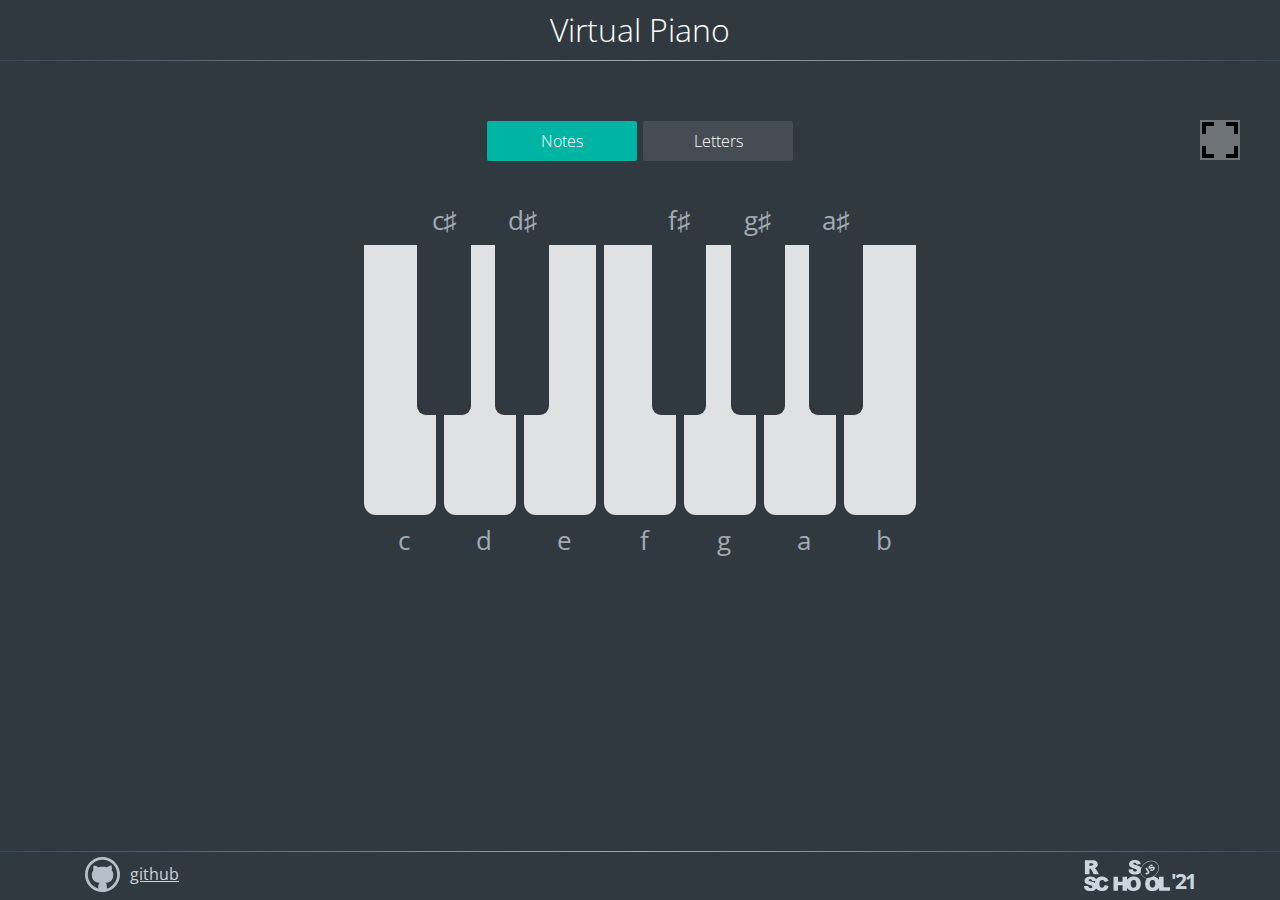
<file: virtual-piano/index.html>
<!DOCTYPE html>
<html lang="en">

<head>
    <meta charset="UTF-8">
    <meta http-equiv="X-UA-Compatible" content="IE=edge">
    <meta name="viewport" content="width=device-width, initial-scale=1.0">
    <link href="./assets/piano.ico" rel="shortcut icon">

    <link href="https://fonts.gstatic.com" rel="preconnect">
    <link
        href="https://fonts.googleapis.com/css2?family=Open+Sans+Condensed:wght@300&family=Open+Sans:wght@300;400;800&display=swap"
        rel="stylesheet">
    <link href="style.css" rel="stylesheet">

    <title>Virtual-piano</title>
</head>

<body>
    <header class="header">
        <h1 class="header-title">Virtual Piano</h1>
    </header>
    <main class="main">
        <div class="btn-container">
            <button class="btn btn-notes btn-active">Notes</button>
            <button class="btn btn-letters">Letters</button>
        </div>
        <div class="piano">
            <div class="piano-key" data-letter="D" data-note="c"></div>
            <div class="piano-key" data-letter="F" data-note="d"></div>
            <div class="piano-key" data-letter="G" data-note="e"></div>
            <div class="piano-key" data-letter="H" data-note="f"></div>
            <div class="piano-key" data-letter="J" data-note="g"></div>
            <div class="piano-key" data-letter="K" data-note="a"></div>
            <div class="piano-key" data-letter="L" data-note="b"></div>
            <div class="keys-sharp">
                <div class="piano-key sharp" data-letter="R" data-note="c♯"></div>
                <div class="piano-key sharp" data-letter="T" data-note="d♯"></div>
                <div class="piano-key sharp none"></div>
                <div class="piano-key sharp" data-letter="U" data-note="f♯"></div>
                <div class="piano-key sharp" data-letter="I" data-note="g♯"></div>
                <div class="piano-key sharp" data-letter="O" data-note="a♯"></div>
            </div>
            <audio id="c" data-key='D' src="./assets/audio/c.mp3"></audio>
            <audio id="d" data-key='F' src="./assets/audio/d.mp3"></audio>
            <audio id="e" data-key='G' src="./assets/audio/e.mp3"></audio>
            <audio id="f" data-key='H' src="./assets/audio/f.mp3"></audio>
            <audio id="g" data-key='J' src="./assets/audio/g.mp3"></audio>
            <audio id="a" data-key='K' src="./assets/audio/a.mp3"></audio>
            <audio id="b" data-key='L' src="./assets/audio/b.mp3"></audio>
            <audio id="c♯" data-key='R' src="./assets/audio/cтЩп.mp3"></audio>
            <audio id="d♯" data-key='T' src="./assets/audio/dтЩп.mp3"></audio>
            <audio id="f♯" data-key='U' src="./assets/audio/fтЩп.mp3"></audio>
            <audio id="g♯" data-key='I' src="./assets/audio/gтЩп.mp3"></audio>
            <audio id="a♯" data-key='O' src="./assets/audio/aтЩп.mp3"></audio>
        </div>
        <button class="fullscreen openfullscreen"></button>
    </main>
    <footer class="footer">
        <div class="footer-container">
            <a class="github" href="https://github.com/qipchaq" target="_blank" rel="noopener noreferrer">github</a>
            <a class="rss" href="https://rs.school/js/" target="_blank" rel="noopener noreferrer">
                <span class="rss-year">'21</span>
            </a>
        </div>
    </footer>
    <script src="script.js"></script>
</body>

</html>
</file>
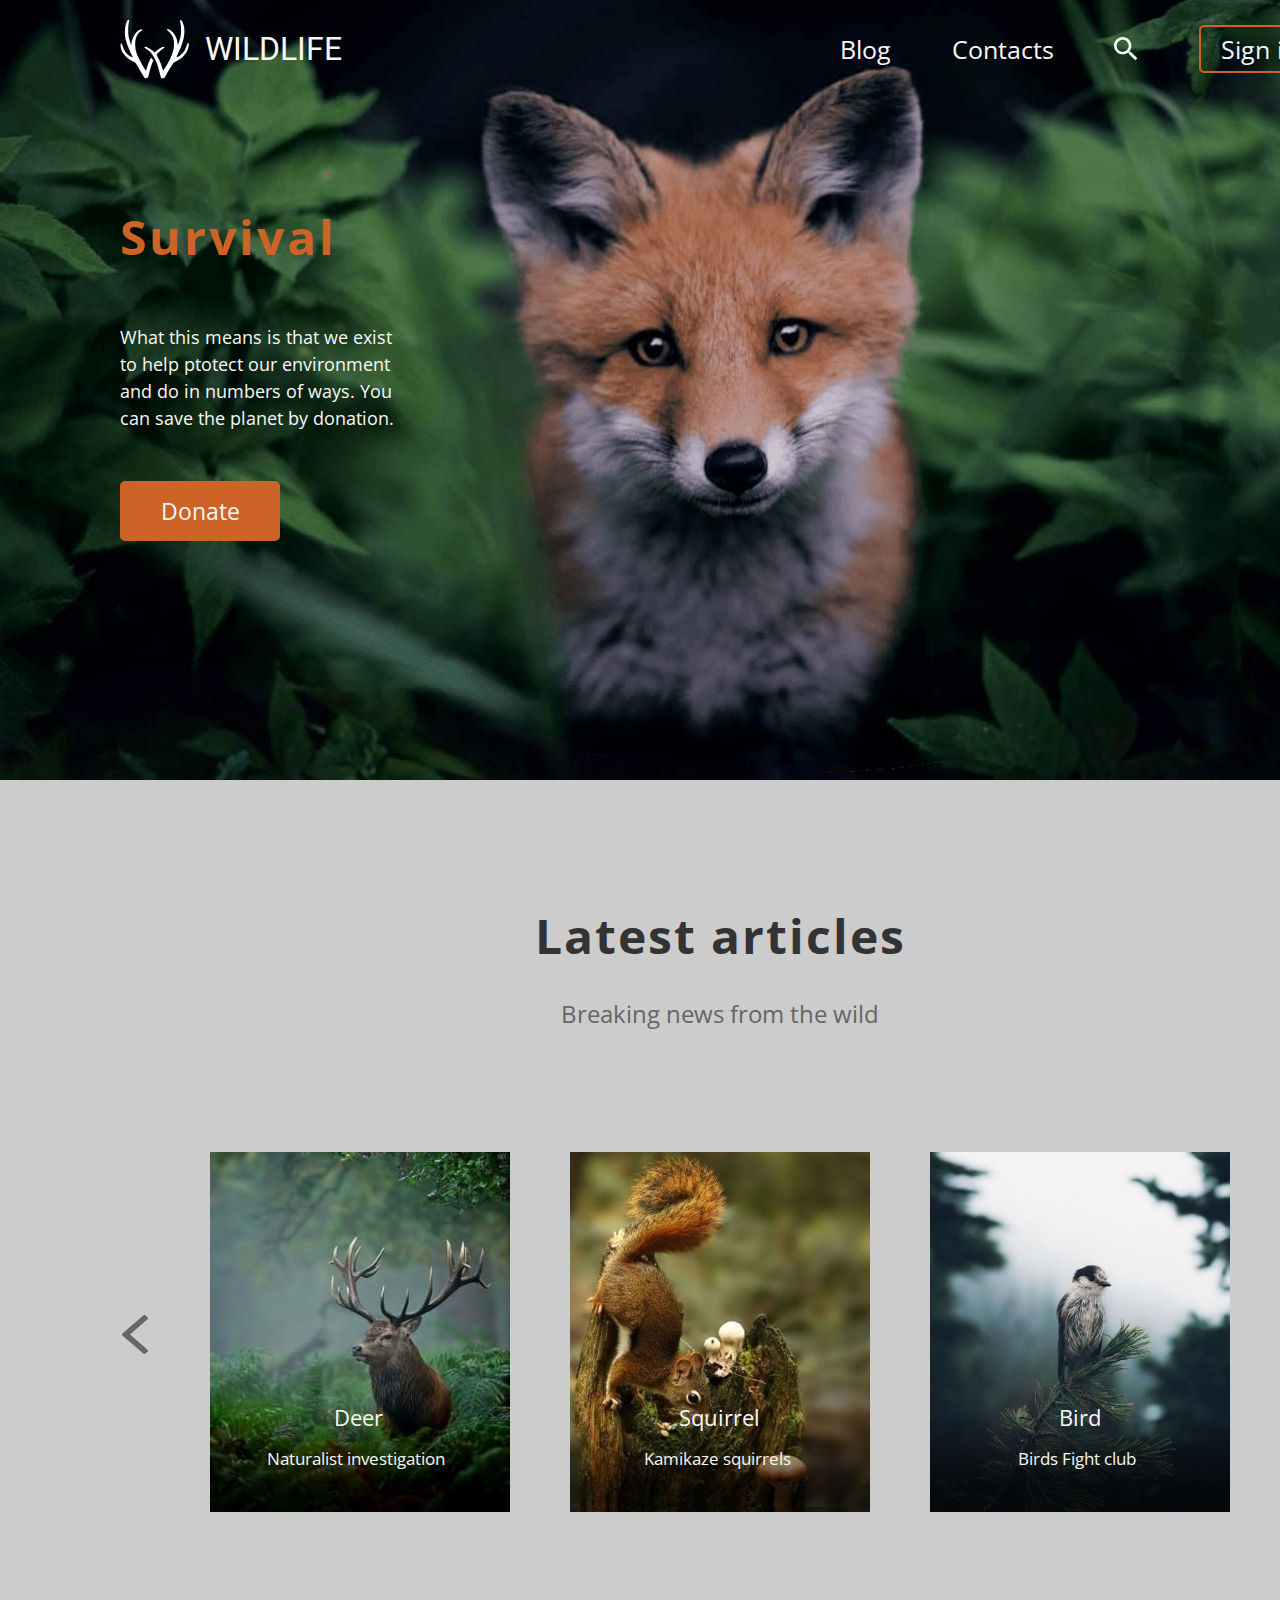
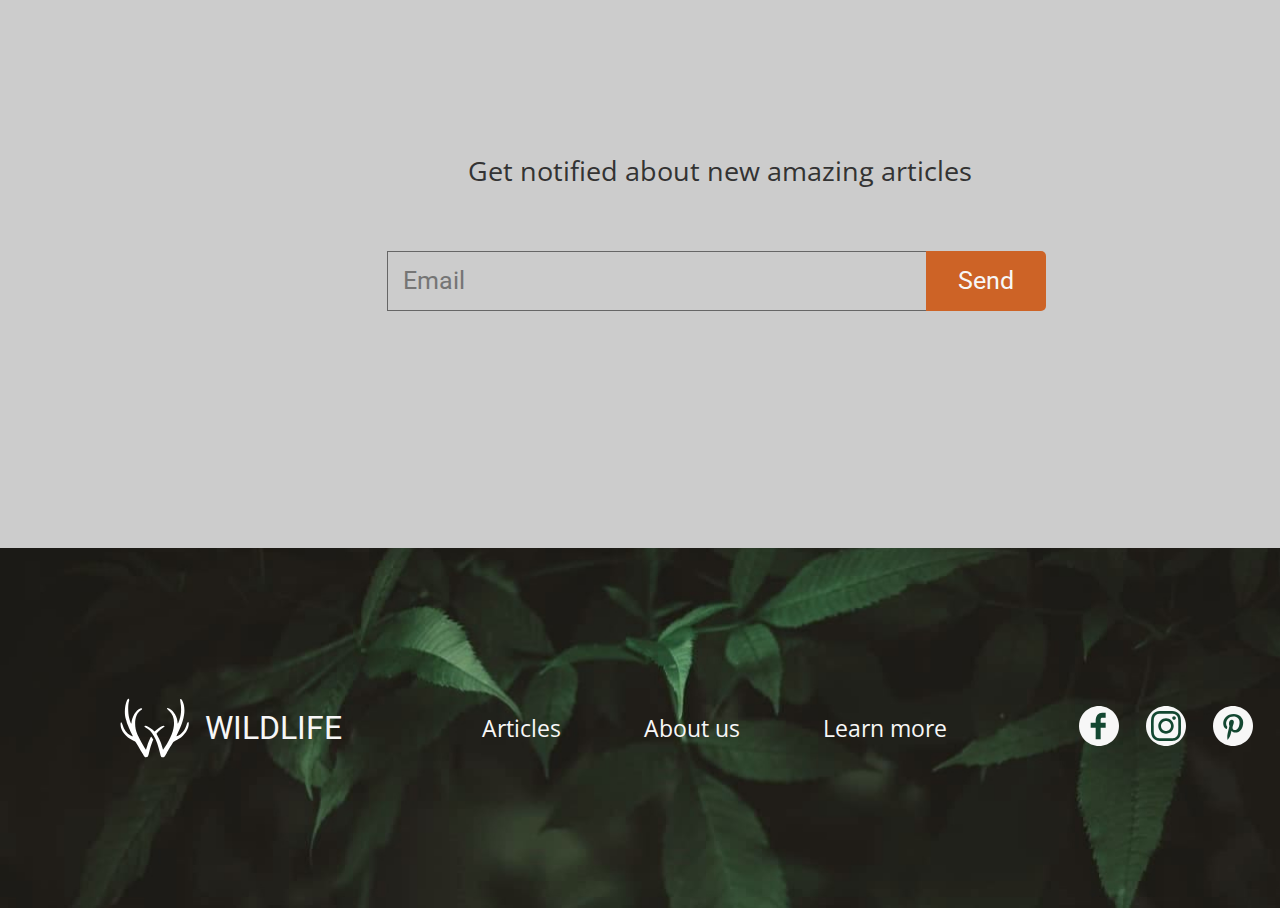
<file: wildlife/index.html>
<!DOCTYPE html>
<html lang="en">

<head>
    <meta charset="UTF-8">
    <meta name="viewport" content="width=device-width, initial-scale=1.0">
    <title>Wildlife</title>

    <link rel="stylesheet" href="./assets/normalize.css">
    <link rel="stylesheet" href="style.css">
    <link rel="preconnect" href="https://fonts.gstatic.com">
    <link href="https://fonts.googleapis.com/css2?family=Open+Sans&family=Roboto&display=swap" rel="stylesheet">
</head>

<body>
    <div class="bg-clr">
        <div class="bg-img">
            <header class="header">
                <div class="logo">
                    <img src="./assets/logo.svg" alt="logo of website">
                    <h2>Wildlife</h2>
                </div>
                <div class="nav">
                    <ul class="nav__list">
                        <li><a href="#blog" class="nav__link">Blog</a></li>
                        <li><a href="#contact" class="nav__link">Contacts</a></li>
                        <li><a href="#search" class="nav__link"><img src="./assets/icon-search.svg"
                                    alt="search icon"></a></li>
                        <li><button class="nav__btn">Sign in</button></li>
                    </ul>
                </div>
            </header>

            <section class="survival">
                <h1>Survival</h1>
                <p>What this means is that we exist to help ptotect our environment and do in numbers of ways. You can
                    save
                    the
                    planet by donation.</p>
                <button class="survival__btn">Donate</button>
            </section>
        </div>
    </div>

    <div class="bg-clr-2">
        <section class="articles">
            <h2>Latest articles</h2>
            <p class="articles__sh2">Breaking news from the wild</p>
            <div class="articles__img">
                <img src="./assets/left-arrow.svg" alt="left arrow" class="articles__leftarrow">
                <img src="./assets/deer.jpg" alt="picture of deer">
                <h4 class="articles__h4--deer">Deer</h4>
                <p class="articles__p--deer">Naturalist investigation</p>
                <img src="./assets/squirrel.jpg" alt="picture of squirrel">
                <h4 class="articles__h4--squirrel">Squirrel</h4>
                <p class="articles__p--squirrel">Kamikaze squirrels</p>
                <img src="./assets/bird.jpg" alt="picture of bird">
                <h4 class="articles__h4--bird">Bird</h4>
                <p class="articles__p--bird">Birds Fight club</p>
                <img src="./assets/right-arrow.svg" alt="right arrow" class="articles__rightarrow">
            </div>
        </section>
        <section class="notifications">
            <h3>Get notified about new amazing articles</h3>
            <form action="#">
                <input class="email-input" type="email" placeholder="Email">
                <input class="submit-btn" type="submit" value="Send">
            </form>
        </section>
    </div>

    <div class="footer-bg">
        <footer class="footer">
            <div class="footer__content">
                <div class="footer__logo">
                    <img src="./assets/logo.svg" alt="logo of website">
                    <h2>Wildlife</h2>
                </div>
                <div class="footer__additionalnav">
                    <ul class="footnav__nav--list">
                        <li><a href="#" class="footnav__nav--link">Articles</a></li>
                        <li><a href="#" class="footnav__nav--link">About us</a></li>
                        <li><a href="#" class="footnav__nav--link">Learn more</a></li>
                    </ul>
                </div>
                <div class="footer__socialnav">
                    <ul class="footnav__nav--social">
                        <li class="social--list__item">
                            <a class="social--list__link" href="https://www.facebook.com/" target="_blank"><img
                                    src="./assets/icon-fb.svg" alt="icon of facebook">
                            </a>
                        </li>
                        <li class="social--list__item">
                            <a class="social--list__link" href="https://www.instagram.com/" target="_blank"><img
                                    src="./assets/icon-insta.svg" alt="icon of instagram">
                            </a>
                        </li>
                        <li class="social--list__item">
                            <a class="social--list__link" href="https://www.pint.com/" target="_blank"><img
                                    src="./assets/icon-p.svg" alt="icon of p">
                            </a>
                        </li>
                        <li class="social--list__item">
                            <a class="social--list__link" href="https://web.telegram.org/" target="_blank"><img
                                    src="./assets/icon-telega.svg" alt="icon of telegram">
                            </a>
                        </li>
                    </ul>
                </div>
            </div>
        </footer>
    </div>


</body>

</html>
</file>
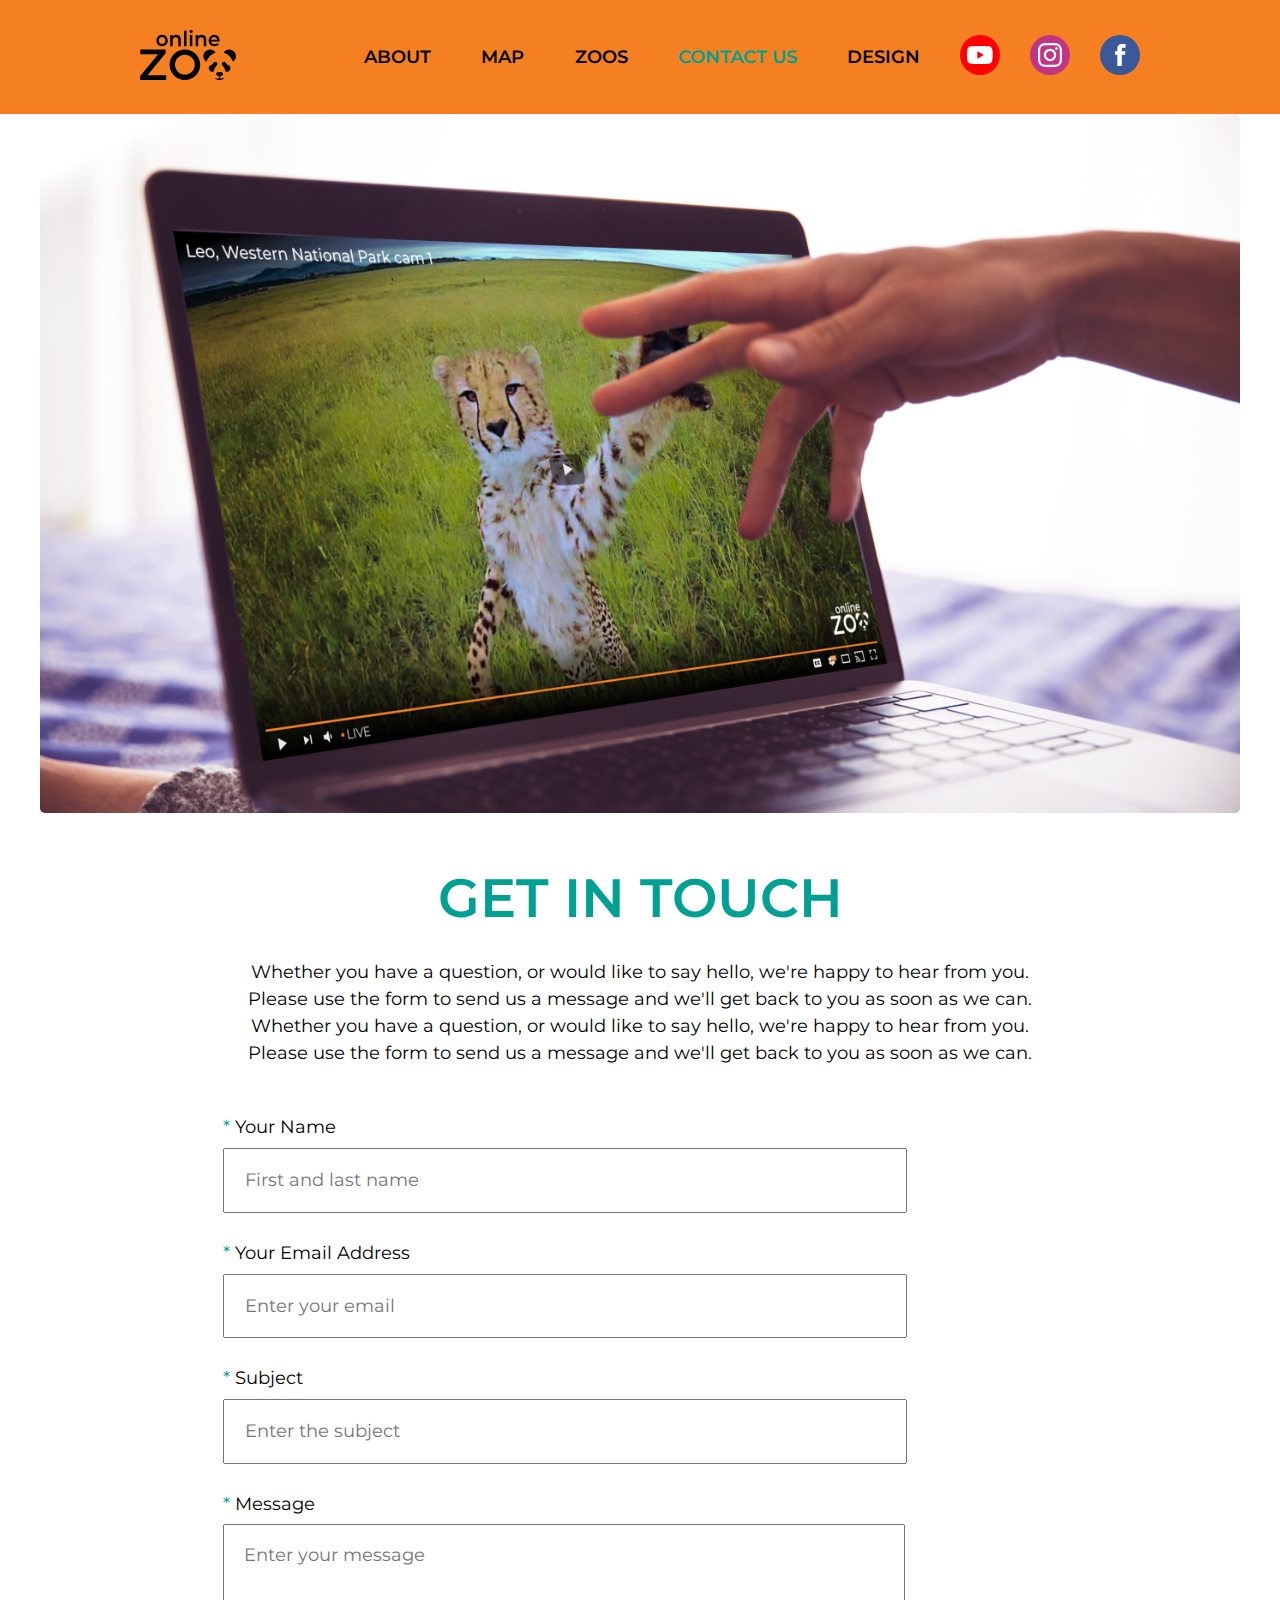
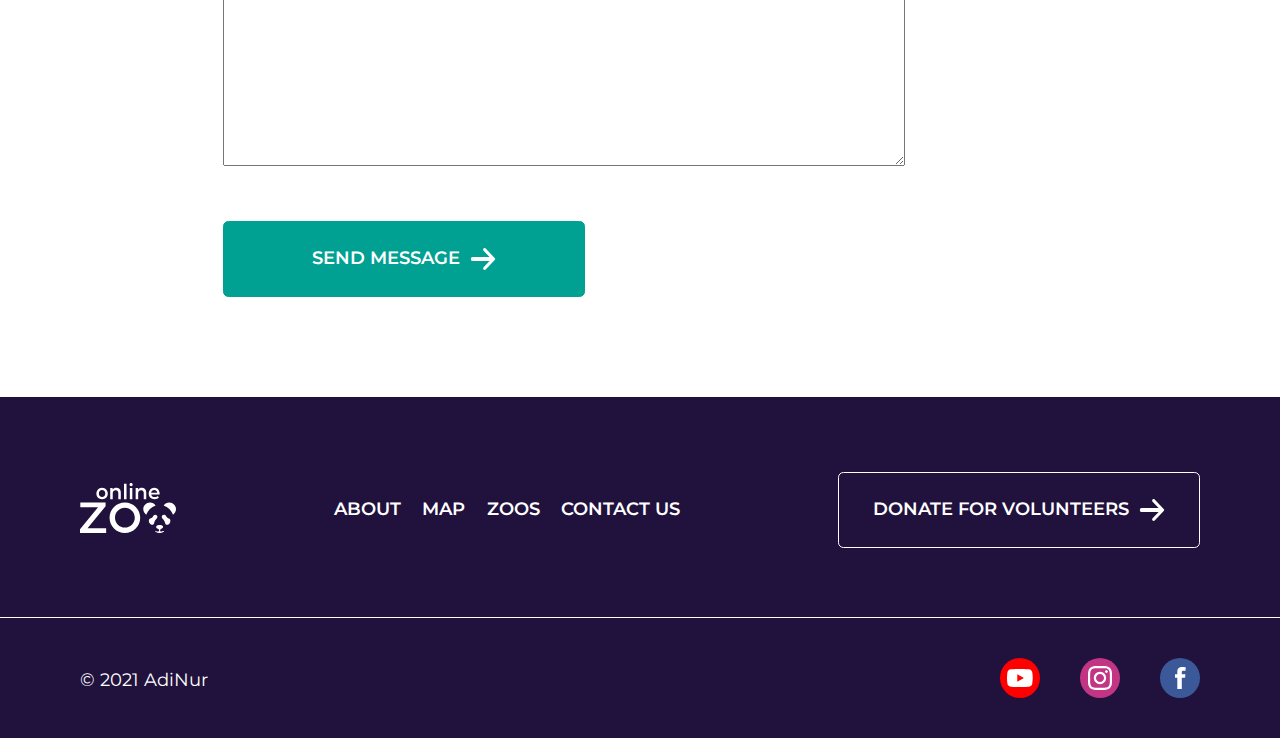
<file: online-zoo/pages/contact/index.html>
<!DOCTYPE html>
<html lang="en">

<head>
    <meta charset="UTF-8">
    <meta http-equiv="X-UA-Compatible" content="IE=edge">
    <meta name="viewport" content="width=device-width, initial-scale=1.0">
    <title>Contact</title>
    <link rel="stylesheet" href="../../css/normalize.css">
    <link rel="stylesheet" href="style.css">
</head>

<body>
    <header class="header">
        <h1 class="header__heading">Online Zoo</h1>
        <div class="header__container container">
            <div class="header__logo">
                <a href="../../index.html"><img src="../../assets/svg/logo.svg" alt="logo of site"></a>
            </div>
            <nav class="header__nav">
                <img id="header__hamburger-close--id" class="header__hamburger-close"
                    src="../../assets/svg/hamburger-close.svg" alt="Hamburger close icon">
                <ul class="nav__list nav__list--main">
                    <li class="nav__item"><a class="link nav__link" href="../../index.html">About</a></li>
                    <li class="nav__item"><a class="link nav__link" href="../map/index.html">Map</a></li>
                    <li class="nav__item"><a class="link nav__link" href="../zoos/panda/index.html">Zoos</a></li>
                    <li class="nav__item">Contact us</li>
                    <li class="nav__item"><a class="link nav__link"
                            href="https://www.figma.com/file/lnK11foY8Aoa6oOlDXovVN/Online-ZOO-Project?node-id=0%3A1"
                            target="_blank">Design</a>
                    </li>
                </ul>
                <ul class="nav__list nav__list--social">
                    <li class="nav__item"><a class="link nav__link" href="https://www.youtube.com/" target="_blank"><img
                                src="../../assets/svg/youtube.svg" alt="logo of youtube"></a>
                    </li>
                    <li class="nav__item"><a class="link nav__link" href="https://www.instagram.com/"
                            target="_blank"><img src="../../assets/svg/instagram.svg" alt="logo of instagram"></a></li>
                    <li class="nav__item"><a class="link nav__link" href="https://www.facebook.com/"
                            target="_blank"><img src="../../assets/svg/facebook.svg" alt="logo of facebook"></a></li>
                </ul>
            </nav>
            <img id="header__hamburger--id" class="header__hamburger" src="../../assets/svg/hamburger.svg"
                alt="Humberger icon">
        </div>
    </header>

    <main>
        <section class="section contact">
            <div class="contact__inner">
                <img class="contact__big-img" src="../../assets/img/contact-cheetah.jpg" alt="Picture of Cheetah">
                <div class="contact__content">
                    <div class="contact__first-content">
                        <h3 class="contact__heading">Get in touch</h3>
                        <p class="contact__description">Whether you have a question, or would like to say hello, we're
                            happy to hear from you. Please
                            use the form to send us a message and we'll get back to you as soon as we can. Whether you
                            have a question, or would like to say hello, we're happy to hear from you. Please use the
                            form to send us a message and we'll get back to you as soon as we can.</p>
                    </div>
                    <div class="contact__second-content">
                        <form class="contact__form">
                            <div class="contact__username">
                                <label class="contact__label" for="name"><span class="contact__span">* </span>Your
                                    Name</label>
                                <input class="contact__input" type="text" id="name" placeholder="First and last name"
                                    required>
                            </div>
                            <div class="contact__email">
                                <label class="contact__label" for="email"><span class="contact__span">* </span>Your
                                    Email Address</label>
                                <input class="contact__input" type="email" id="email" placeholder="Enter your email"
                                    required>
                            </div>
                            <div class="contact__subject">
                                <label class="contact__label" for="subject"><span class="contact__span">*
                                    </span>Subject</label>
                                <input class="contact__input" type="text" id="subject" placeholder="Enter the subject"
                                    required>
                            </div>
                            <div class="contact__message">
                                <label class="contact__label" for="message"><span class="contact__span">*
                                    </span>Message</label>
                                <textarea class="contact__textarea" type="text" placeholder="Enter your message"
                                    required></textarea>
                            </div>
                            <button class="contact__button" type="submit">Send message<svg class="contact__button-svg"
                                    width="26" height="22" viewBox="0 0 26 22" fill="#fff"
                                    xmlns="http://www.w3.org/2000/svg">
                                    <path fill-rule="evenodd" clip-rule="evenodd"
                                        d="M14.0682 0.119971C13.8861 0.199174 13.7206 0.315255 13.5813 0.461565C13.4417 0.607505 13.3309 0.780876 13.2554 0.971748C13.1798 1.16262 13.1409 1.36724 13.1409 1.57389C13.1409 1.78055 13.1798 1.98517 13.2554 2.17604C13.3309 2.36691 13.4417 2.54028 13.5813 2.68622L19.609 9H2.4584C2.03405 9 1.62709 9.21071 1.32703 9.58579C1.02697 9.96086 0.858398 10.4696 0.858398 11C0.858398 11.5304 1.02697 12.0391 1.32703 12.4142C1.62709 12.7893 2.03405 13 2.4584 13H19.6098L13.5813 19.3146C13.2998 19.6096 13.1416 20.0097 13.1416 20.4269C13.1416 20.8441 13.2998 21.2443 13.5813 21.5393C13.8629 21.8343 14.2447 22 14.6429 22C15.041 22 15.4229 21.8343 15.7044 21.5393L24.7004 12.1127C24.84 11.9668 24.9508 11.7934 25.0264 11.6026C25.102 11.4117 25.1409 11.2071 25.1409 11.0004C25.1409 10.7938 25.102 10.5891 25.0264 10.3983C24.9508 10.2074 24.84 10.034 24.7004 9.88808L15.7044 0.461565C15.5651 0.315255 15.3997 0.199174 15.2175 0.119971C15.0354 0.0407677 14.8401 0 14.6429 0C14.4457 0 14.2504 0.0407677 14.0682 0.119971Z" />
                                </svg></button>

                        </form>
                    </div>
                </div>
            </div>
        </section>
    </main>


    <footer class="footer">
        <div class="footer__inner">
            <div class="footer__main">
                <ul class="list footer__logos">
                    <li><img title="Online Zoo" src="../../assets/svg/footer-logo.svg" alt="Logo of Website"></li>
                </ul>

                <nav class="footer__nav">
                    <ul class="nav__list nav__list--footer">
                        <li class="nav__item"><a class="link nav__link--footer" href="../../index.html"
                                class="about">About</a>
                        </li>
                        <li class="nav__item"><a class="link nav__link--footer" href="../map/index.html">Map</a>
                        </li>
                        <li class="nav__item"><a class="link nav__link--footer" href="../zoos/panda/index.html">Zoos</a>
                        </li>
                        <li class="nav__item"><a class="link nav__link--footer" href="index.html">Contact
                                us</a></li>
                    </ul>
                </nav>

                <div class="btn footer__btn">
                    <a class="footer__btn-link" href="#">Donate for volunteers<img
                            src="../../assets/svg/right-arrow.svg" alt=""></a>
                </div>
            </div>

            <div class="footer__secondary">
                <div class="footer__production">
                    <p class="footer__p" title="AdiNur">&#169 2021 AdiNur</p>
                </div>
                <ul class="nav__list nav__list--foot-social">
                    <li class="nav__item"><a class="link nav__link" href="https://www.youtube.com/" target="_blank"><img
                                src="../../assets/svg/youtube.svg" alt="logo of youtube"></a>
                    </li>
                    <li class="nav__item"><a class="link nav__link" href="https://www.instagram.com/"
                            target="_blank"><img src="../../assets/svg/instagram.svg" alt="logo of instagram"></a></li>
                    <li class="nav__item"><a class="link nav__link" href="https://www.facebook.com/"
                            target="_blank"><img src="../../assets/svg/facebook.svg" alt="logo of facebook"></a></li>
                </ul>
            </div>
        </div>
    </footer>

    <script src="index.js"></script>
</body>

</html>
</file>
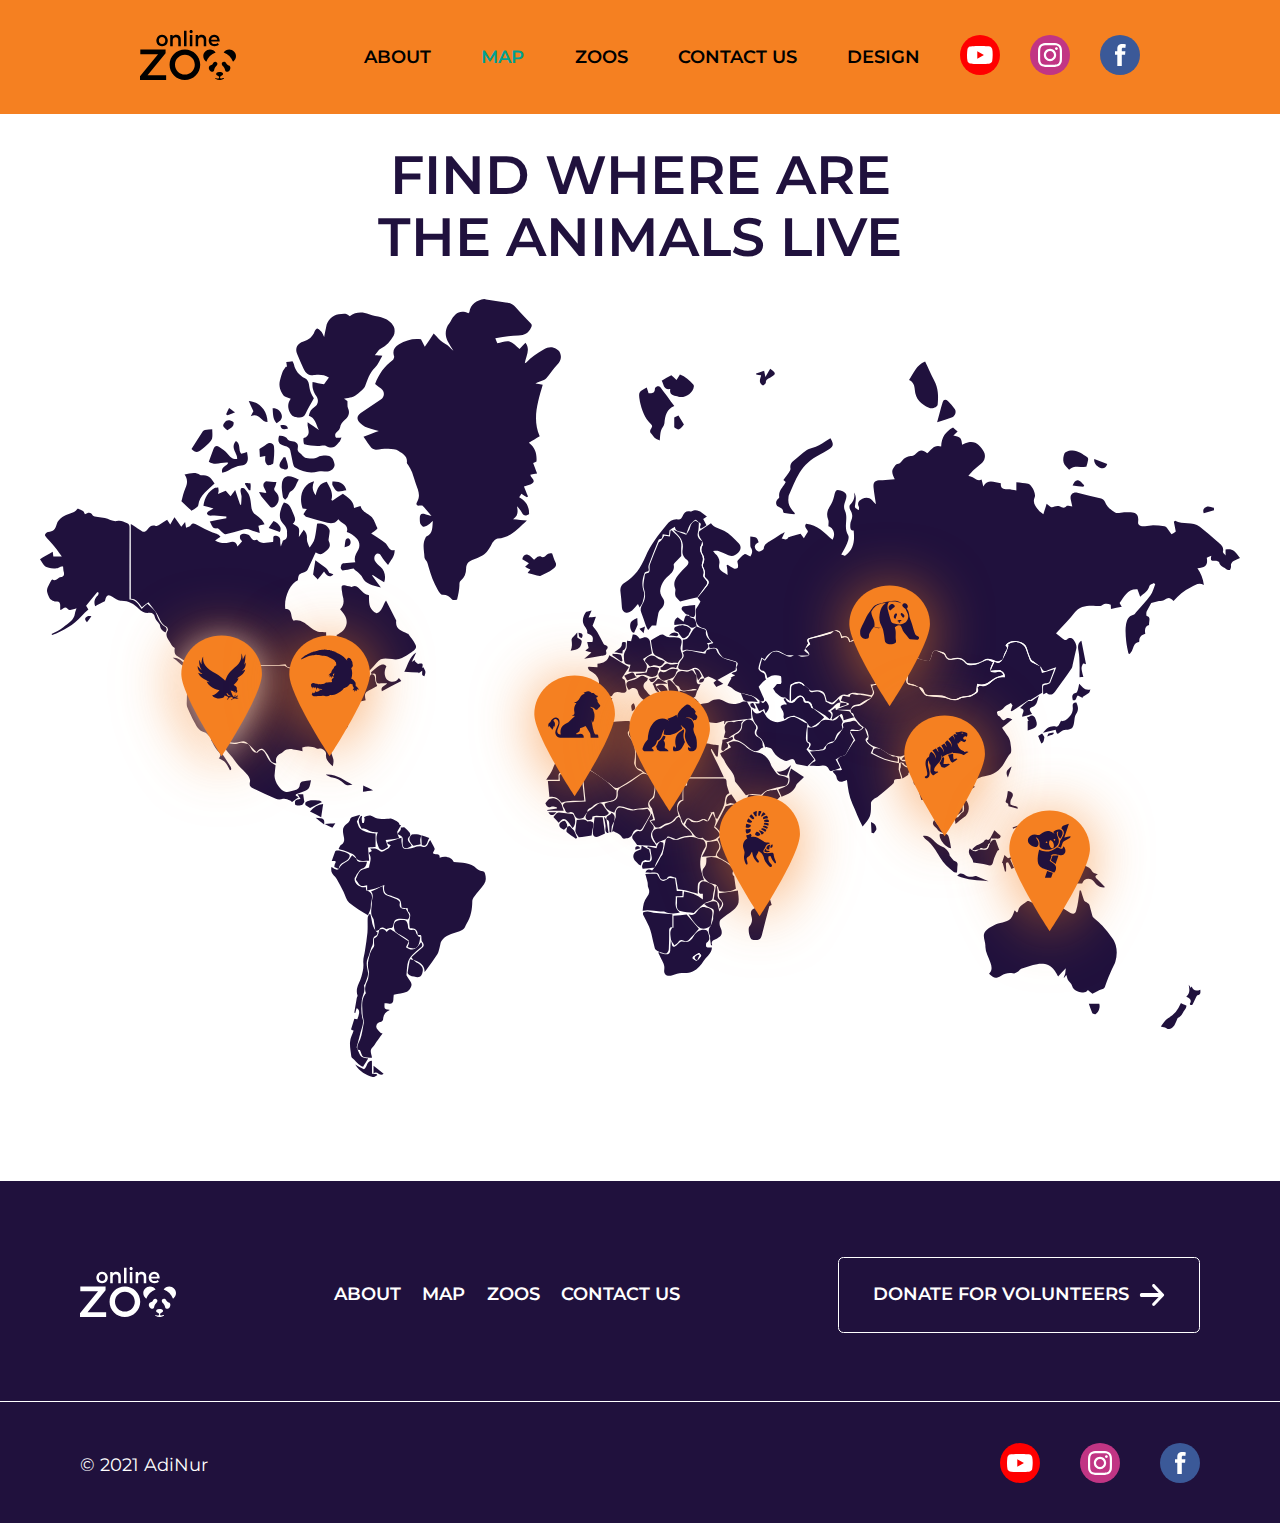
<file: online-zoo/pages/map/index.html>
<!DOCTYPE html>
<html lang="en">

<head>
    <meta charset="UTF-8">
    <meta http-equiv="X-UA-Compatible" content="IE=edge">
    <meta name="viewport" content="width=device-width, initial-scale=1.0">
    <title>Map</title>
    <link rel="stylesheet" href="../../css/normalize.css">
    <link rel="stylesheet" href="style.css">
</head>

<body>
    <header class="header">
        <h1 class="header__heading">Online Zoo</h1>
        <div class="header__container container">
            <div class="header__logo">
                <a href="../../index.html"><img src="../../assets/svg/logo.svg" alt="logo of site"></a>
            </div>
            <nav class="header__nav">
                <img id="header__hamburger-close--id" class="header__hamburger-close"
                    src="../../assets/svg/hamburger-close.svg" alt="Hamburger close icon">
                <ul class="nav__list nav__list--main">
                    <li class="nav__item"><a class="link nav__link" href="../../index.html">About</a></li>
                    <li class="nav__item">Map</li>
                    <li class="nav__item"><a class="link nav__link" href="../zoos/panda/index.html">Zoos</a></li>
                    <li class="nav__item"><a class="link nav__link" href="../contact/index.html">Contact us</a></li>
                    <li class="nav__item"><a class="link nav__link"
                            href="https://www.figma.com/file/lnK11foY8Aoa6oOlDXovVN/Online-ZOO-Project?node-id=0%3A1"
                            target="_blank">Design</a>
                    </li>
                </ul>
                <ul class="nav__list nav__list--social">
                    <li class="nav__item"><a class="link nav__link" href="https://www.youtube.com/" target="_blank"><img
                                src="../../assets/svg/youtube.svg" alt="logo of youtube"></a>
                    </li>
                    <li class="nav__item"><a class="link nav__link" href="https://www.instagram.com/"
                            target="_blank"><img src="../../assets/svg/instagram.svg" alt="logo of instagram"></a></li>
                    <li class="nav__item"><a class="link nav__link" href="https://www.facebook.com/"
                            target="_blank"><img src="../../assets/svg/facebook.svg" alt="logo of facebook"></a></li>
                </ul>
            </nav>
            <img id="header__hamburger--id" class="header__hamburger" src="../../assets/svg/hamburger.svg"
                alt="Humberger icon">
        </div>
    </header>

    <main>
        <section class="section map">
            <div class="map__inner">
                <h3 class="map__heading">Find where are the animals live</h3>
                <div class="animals">
                    <img class="animals__map" src="../../assets/svg/map.svg" alt="Picture of Map">
                    <img class="animal-img animals__eagle" title="Bald Eagle, Continental United States"
                        src="../../assets/svg/map-eagle.svg" alt="Icon Eagle">
                    <img class="animal-img animals__allegator" title="Chinese Alligator, Continental United States"
                        src="../../assets/svg/map-allegator.svg" alt="Icon Allegator">
                    <img class="animal-img animals__lion" title="African Lion, Continental United States"
                        src="../../assets/svg/map-lion.svg" alt="Icon Lion">
                    <img class="animal-img animals__gorilla" title="Western lowland gorillas, Western Africa"
                        src="../../assets/svg/map-gorilla.svg" alt="Icon Gorilla">
                    <img class="animal-img animals__lemur" title="Ring-Tailed Lemur, Southeast Asia"
                        src="../../assets/svg/map-lemur.svg" alt="Icon Lemur">
                    <img class="animal-img animals__panda" title="Giant Panda, Eastern Asia"
                        src="../../assets/svg/map-panda.svg" alt="Icon Panda">
                    <img class="animal-img animals__tiger" title="Sumatran Tiger, Indonesia"
                        src="../../assets/svg/map-tiger.svg" alt="Icon Tiger">
                    <img class="animal-img animals__koala" title="Australian Koala, Australia"
                        src="../../assets/svg/map-koala.svg" alt="Icon Koala">
                </div>
            </div>
        </section>
    </main>

    <footer class="footer">
        <div class="footer__inner">
            <div class="footer__main">
                <ul class="list footer__logos">
                    <li><img title="Online Zoo" src="../../assets/svg/footer-logo.svg" alt="Logo of Website"></li>
                </ul>

                <nav class="footer__nav">
                    <ul class="nav__list nav__list--footer">
                        <li class="nav__item"><a class="link nav__link--footer" href="../../index.html"
                                class="about">About</a>
                        </li>
                        <li class="nav__item"><a class="link nav__link--footer" href="index.html">Map</a>
                        </li>
                        <li class="nav__item"><a class="link nav__link--footer" href="../zoos/panda/index.html">Zoos</a>
                        </li>
                        <li class="nav__item"><a class="link nav__link--footer" href="../contact/index.html">Contact
                                us</a></li>
                    </ul>
                </nav>

                <div class="btn footer__btn">
                    <a class="footer__btn-link" href="#">Donate for volunteers<img
                            src="../../assets/svg/right-arrow.svg" alt=""></a>
                </div>
            </div>

            <div class="footer__secondary">
                <div class="footer__production">
                    <p class="footer__p" title="AdiNur">&#169 2021 AdiNur</p>
                </div>
                <ul class="nav__list nav__list--foot-social">
                    <li class="nav__item"><a class="link nav__link" href="https://www.youtube.com/" target="_blank"><img
                                src="../../assets/svg/youtube.svg" alt="logo of youtube"></a>
                    </li>
                    <li class="nav__item"><a class="link nav__link" href="https://www.instagram.com/"
                            target="_blank"><img src="../../assets/svg/instagram.svg" alt="logo of instagram"></a></li>
                    <li class="nav__item"><a class="link nav__link" href="https://www.facebook.com/"
                            target="_blank"><img src="../../assets/svg/facebook.svg" alt="logo of facebook"></a></li>
                </ul>
            </div>
        </div>
    </footer>

    <script src="index.js"></script>
</body>

</html>
</file>
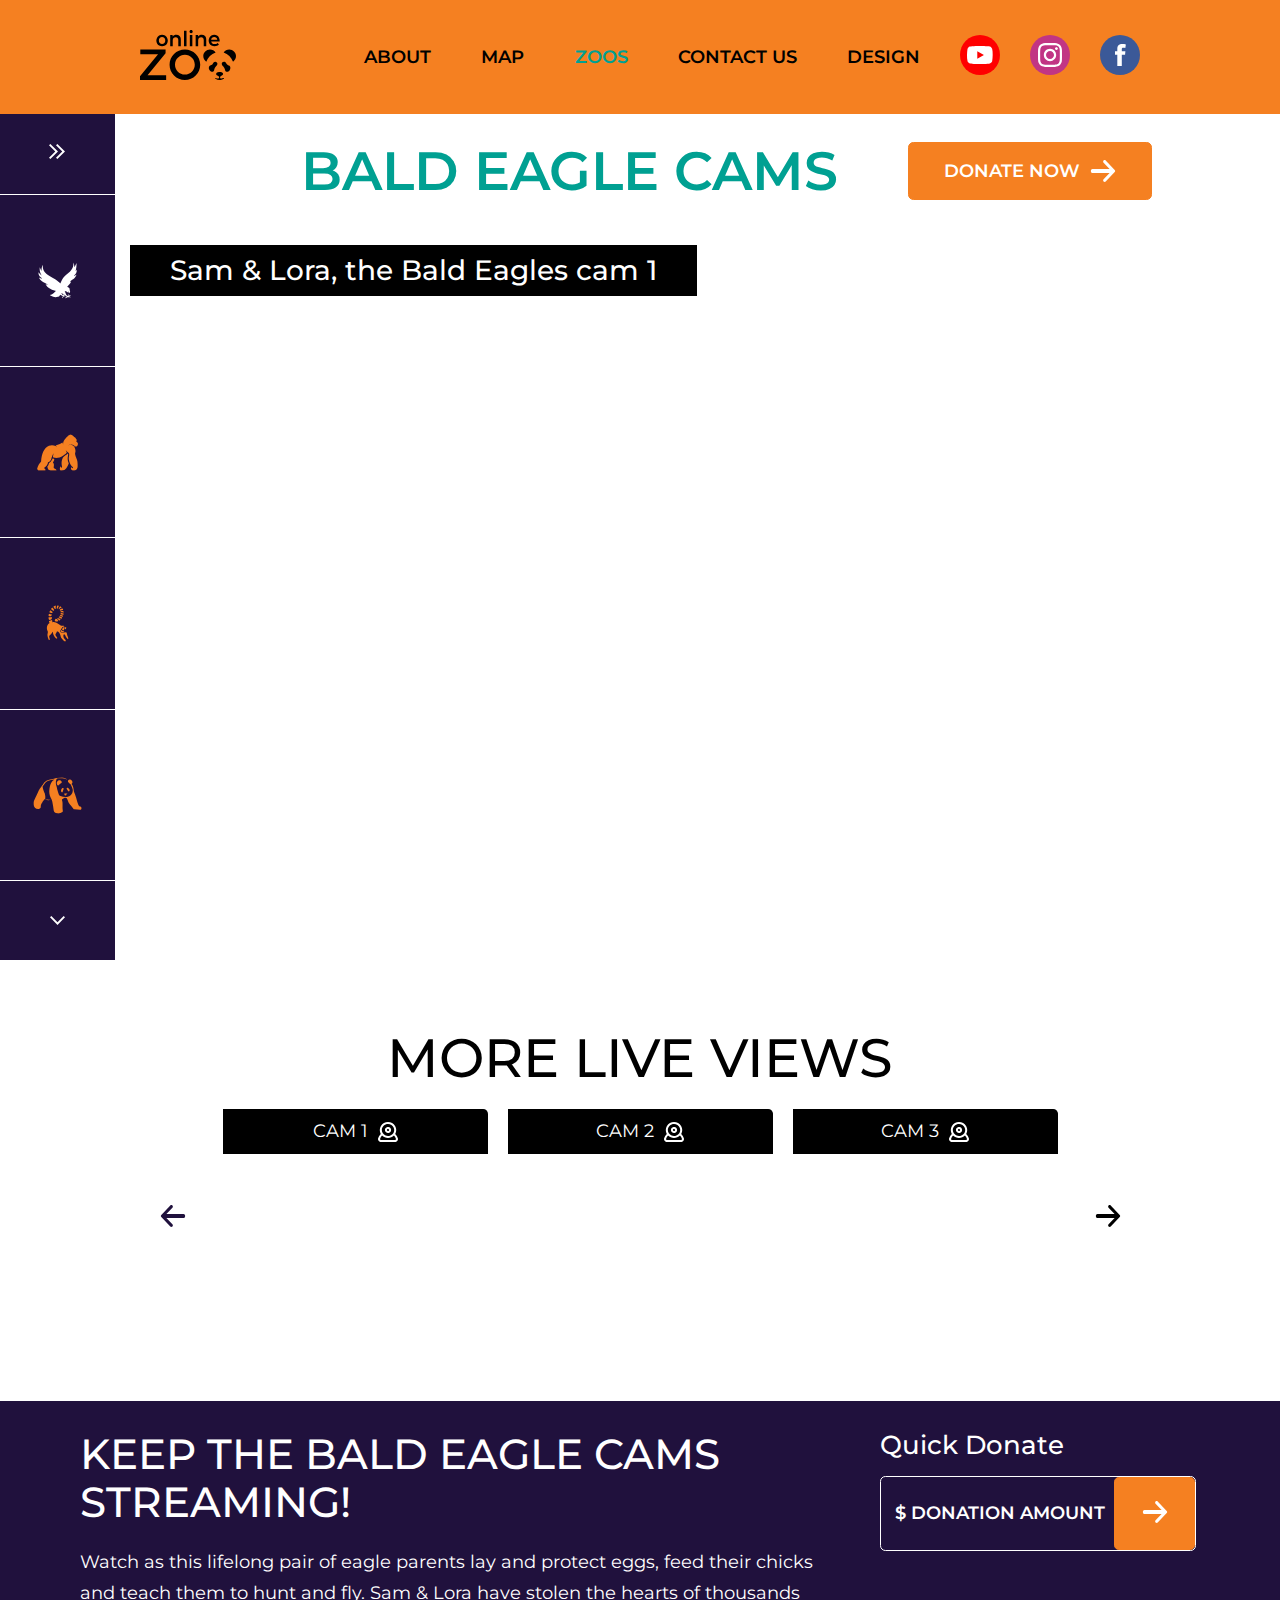
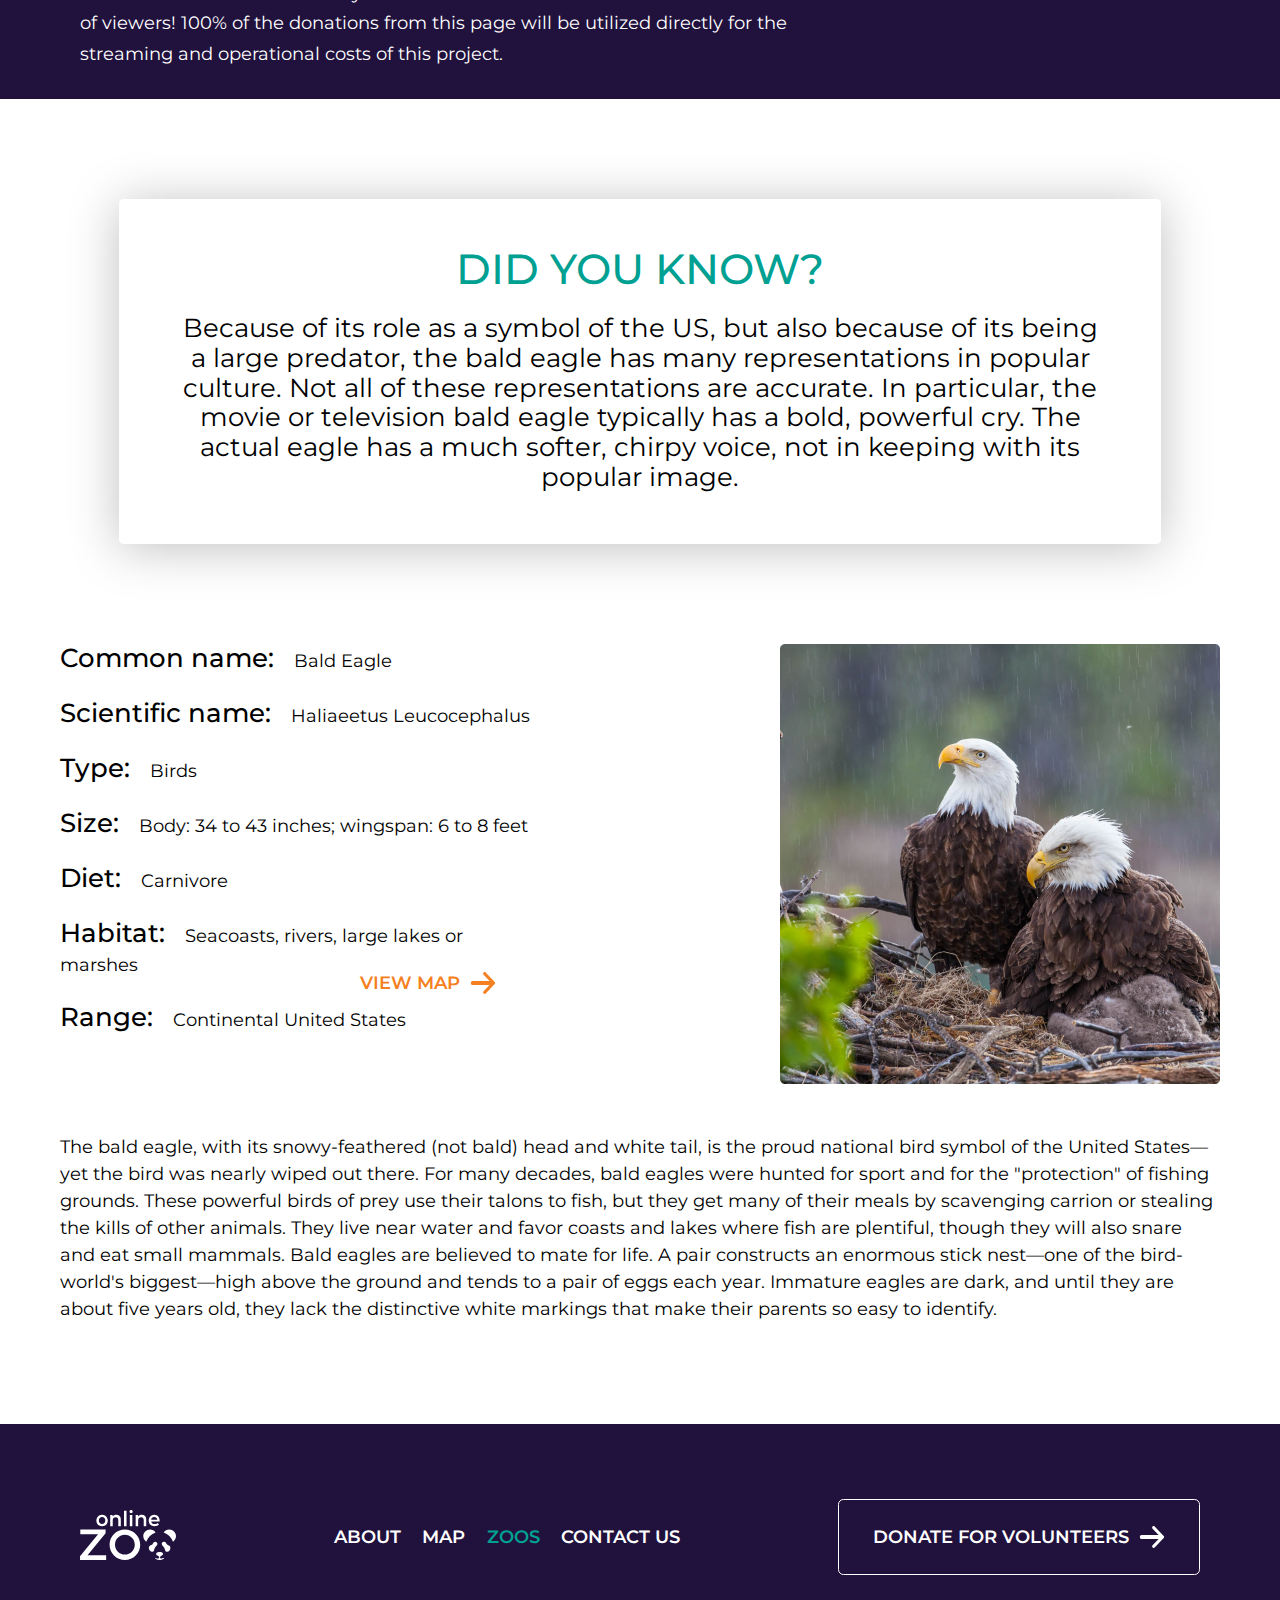
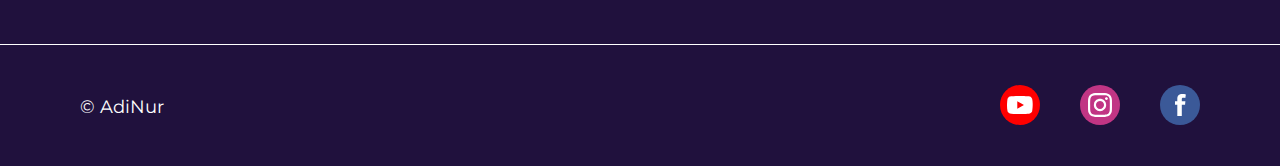
<file: online-zoo/pages/zoos/eagle/index.html>
<!DOCTYPE html>
<html lang="en">

<head>
    <meta charset="UTF-8">
    <meta http-equiv="X-UA-Compatible" content="IE=edge">
    <meta name="viewport" content="width=device-width, initial-scale=1.0">
    <title>Eagle</title>
    <link rel="stylesheet" href="../../../css/normalize.css">
    <link rel="stylesheet" href="style.css">
</head>

<body>
    <header class="header">
        <h1 class="header__heading">Online Zoo</h1>
        <div class="header__inner">
            <div class="header__logo">
                <a href="../../../index.html"><img src="../../../assets/svg/logo.svg" alt="logo of site"></a>
            </div>
            <nav class="header__nav">
                <img id="header__hamburger-close--id" class="header__hamburger-close"
                    src="../../../assets/svg/hamburger-close.svg" alt="Hamburger close icon">
                <ul class="nav__list nav__list--main">
                    <li class="nav__item"><a class="link nav__link" href="../../../index.html">About</a></li>
                    <li class="nav__item"><a class="link nav__link" href="../../map/index.html">Map</a></li>
                    <li class="nav__item">Zoos</li>
                    <li class="nav__item"><a class="link nav__link" href="../../contact/index.html">Contact us</a></li>
                    <li class="nav__item"><a class="link nav__link"
                            href="https://www.figma.com/file/lnK11foY8Aoa6oOlDXovVN/Online-ZOO-Project?node-id=0%3A1"
                            target="_blank">Design</a>
                    </li>
                </ul>
                <ul class="nav__list nav__list--social">
                    <li class="nav__item"><a class="link nav__link" href="https://www.youtube.com/" target="_blank"><img
                                src="../../../assets/svg/youtube.svg" alt="logo of youtube"></a>
                    </li>
                    <li class="nav__item"><a class="link nav__link" href="https://www.instagram.com/"
                            target="_blank"><img src="../../../assets/svg/instagram.svg" alt="logo of instagram"></a>
                    </li>
                    <li class="nav__item"><a class="link nav__link" href="https://www.facebook.com/"
                            target="_blank"><img src="../../../assets/svg/facebook.svg" alt="logo of facebook"></a></li>
                </ul>
            </nav>
            <img id="header__hamburger--id" class="header__hamburger" src="../../../assets/svg/hamburger.svg"
                alt="Humberger icon">
        </div>
    </header>

    <aside class="aside aside--desktop">
        <div class="aside__block aside__block--first">
            <div class="aside__livecam">
                <p class="aside__p">Live</p>
                <img class="aside__livecam-img" src="../../../assets/svg/zoos-livecam-icon.svg" alt="Icon live cam">
            </div>
            <img class="aside__right-arrow" src="../../../assets/svg/zoos-aside-right-arrow.svg" alt="Icon right arrow">
        </div>
        <div class="aside__block aside__block--animal aside__block--current">
            <img class="aside__animal-img--current" src="../../../assets/svg/zoos-aside-2ndcircle-current.svg" alt="">
            <img class="aside__animal-img--current" src="../../../assets/svg/zoos-aside-circle-current.svg" alt="">
            <svg class="aside__animal-img--current" width="65" height="61" viewBox="0 0 65 61" fill="none"
                xmlns="http://www.w3.org/2000/svg">
                <path
                    d="M19.8579 54.5723C24.1924 53.5812 26.9328 50.7994 29.709 47.8438C29.3328 47.7395 29.0463 47.6525 28.7597 47.583C24.9446 46.6441 21.4341 45.0446 18.2101 42.8713C16.222 41.5326 14.5921 39.8461 13.3562 37.7945C13.195 37.5337 13.0697 37.2555 12.9443 36.9774C12.9085 36.9078 12.9085 36.8209 12.8726 36.5775C14.0906 36.9426 15.2369 37.2903 16.3653 37.638C16.4011 37.6033 16.419 37.5859 16.4548 37.5511C16.3295 37.4468 16.222 37.3425 16.0966 37.2555C14.6279 36.3341 13.195 35.3778 11.7084 34.5085C10.0069 33.5001 8.21579 32.6308 6.56798 31.5876C4.36493 30.1793 2.80667 28.1973 1.67828 25.9023C1.62455 25.798 1.60664 25.6937 1.58873 25.5894C1.57081 25.5372 1.58873 25.4677 1.58873 25.3112C3.41565 26.0762 5.11719 27.1541 7.23068 26.9629C3.07534 24.6505 0.496158 21.4167 0.675268 16.5485C2.44845 18.4436 4.18582 20.3213 5.92318 22.199C5.95901 22.1643 6.01274 22.1121 6.04856 22.0773C5.33212 20.7212 4.49031 19.3998 3.95298 17.9742C3.41565 16.5485 3.05743 15.0011 2.87832 13.4885C2.69921 11.9759 2.84249 10.4285 2.84249 8.89854C2.93205 8.88115 3.02161 8.88115 3.09325 8.86377C3.93506 10.7067 4.77688 12.5497 5.61869 14.41C5.70825 14.41 5.7978 14.3926 5.88736 14.3926C5.85154 11.0371 6.22767 7.75105 7.82175 4.74322C7.89339 4.74322 7.96503 4.74323 8.03668 4.76061C8.03668 5.50822 8.0725 6.23844 8.03668 6.98605C7.83966 10.6546 9.29045 13.7841 11.4577 16.6354C12.9085 18.5305 14.6996 20.1127 16.6339 21.5384C19.1773 23.4161 22.0251 24.7896 24.873 26.1457C27.5238 27.3975 29.8522 29.1014 32.0374 31.0139C33.3628 32.1788 34.7419 33.2741 36.1032 34.4042C36.4793 34.7171 36.8554 35.0649 37.2853 35.4474C37.9838 33.8826 38.6286 32.4222 39.2734 30.9443C40.8317 27.4323 43.178 24.4766 46.0796 21.9209C48.3901 19.8867 50.7364 17.922 53.047 15.9052C56.1814 13.1582 58.1337 9.75047 58.7606 5.68208C58.9934 4.23902 58.8859 2.72642 58.9397 1.26597C58.9397 1.02256 58.9397 0.761771 59.0292 0.500977C60.1576 3.0046 60.48 5.64731 60.7487 8.39434C61.8592 6.20367 62.9517 4.013 64.0622 1.80495C64.1518 1.82233 64.2413 1.83972 64.313 1.8571C64.1876 4.09993 64.1697 6.34276 63.901 8.5682C63.6323 10.7763 63.1129 12.9495 62.701 15.0533C63.2562 14.2187 63.901 13.2625 64.6533 12.1672C64.707 14.3057 64.6354 16.2355 63.704 18.0611C62.7905 19.8693 61.3218 21.2254 59.7277 22.5641C60.6054 22.738 61.3039 22.4424 61.9845 22.1121C62.6472 21.7991 63.2562 21.4167 64.0264 20.982C63.9547 21.3123 63.9189 21.5384 63.8473 21.747C62.8801 24.2854 61.3756 26.4761 59.1188 28.093C57.7396 29.1014 56.2709 29.9881 54.9097 30.9965C54.05 31.6398 53.441 32.0397 53.4052 32.9264C53.9783 32.7351 54.5336 32.5612 55.1963 32.3526C54.0858 36.0385 51.1484 38.2987 48.5871 40.9414C48.8379 41.0457 49.0349 41.1153 49.2319 41.2022C50.5036 41.7064 51.5783 42.4714 52.3126 43.6189C52.8678 44.4708 52.9932 45.3749 52.7604 46.3659C52.6887 46.6615 52.8678 47.0614 53.0649 47.3222C53.6738 48.2263 53.7634 49.1477 53.2261 50.0866C52.7066 51.0081 51.8469 51.4601 50.7185 51.5297C51.6141 49.9649 51.5783 49.6172 50.3603 48.7826C50.2349 49.4259 50.1096 50.0344 49.9842 50.6777C49.1782 50.0344 48.4797 49.2694 47.602 48.8174C46.7065 48.3654 45.6497 48.2437 44.5751 47.9481C44.6288 48.1741 44.6288 48.3132 44.6825 48.4349C45.4706 50.3648 46.205 52.3294 47.1005 54.2245C47.4229 54.92 48.0677 55.5111 48.6588 56.0327C49.214 56.5195 49.6081 56.3457 49.823 55.6328C49.9663 55.1286 50.02 54.607 50.1096 54.1028C50.1991 53.6508 50.4499 53.4595 50.7723 53.5986C50.8439 54.0159 50.9335 54.3462 50.9514 54.6766C50.9693 55.0243 50.9693 55.3894 50.8976 55.7198C50.826 56.0153 50.629 56.2935 50.4857 56.5717C50.5215 56.6238 50.5752 56.6586 50.6111 56.7108C51.0947 56.3978 51.5962 56.0849 52.0619 55.7545C52.2947 55.5807 52.4738 55.3546 52.6887 55.1634C53.5306 54.4158 53.9425 54.4679 54.5336 55.459C54.2112 55.4242 53.9246 55.372 53.6201 55.3373C53.5664 56.6238 52.1693 56.6065 51.5962 57.4758C52.2768 57.441 52.8858 57.3888 53.4947 57.3888C54.4261 57.3888 54.8022 57.8061 54.6231 58.7276C54.3545 58.1017 53.9067 58.1886 53.4768 58.3625C52.5634 58.7276 51.632 58.6059 50.7006 58.4842C49.6797 58.3451 48.7662 58.4842 47.8886 59.0753C47.3154 59.4752 46.7244 59.8577 45.9005 59.6838C45.7214 59.6491 45.399 60.2228 45.1661 60.501C44.79 60.0142 44.8079 59.5447 45.4348 59.1622C45.8288 58.9188 46.2945 58.7971 46.7244 58.6233C46.993 58.5189 47.2796 58.432 47.5125 58.2581C48.0319 57.8756 48.0319 57.6322 47.5304 57.2497C46.2945 56.2761 45.0587 55.3199 43.8228 54.3462C43.7153 54.2593 43.59 54.1898 43.4825 54.1724C41.8526 54.0333 40.957 52.9901 40.2764 51.7209C40.1331 51.4427 40.0257 51.0602 39.6316 51.3036C39.4167 51.4427 39.1839 51.86 39.2555 52.0686C39.6316 53.4422 40.4555 54.5201 41.7272 55.2155C42.2825 55.1286 42.3899 53.8073 43.178 54.607C43.1064 54.9026 43.0526 55.0765 43.0168 55.2503C43.2317 55.2851 43.4646 55.372 43.6795 55.3546C44.0377 55.3546 44.396 55.2851 44.7542 55.2503C44.7721 55.3199 44.79 55.4068 44.8079 55.4763C44.5572 55.598 44.3064 55.7198 43.9661 55.8936C45.6855 55.9806 45.6855 55.9805 45.7572 56.8672C45.202 56.3457 44.6646 56.7629 44.1273 56.8325C42.9093 56.9716 42.0675 57.5279 41.6198 58.6928C41.4765 59.0579 41.0824 59.3187 40.7242 59.7186C40.7421 59.7708 40.7959 59.9446 40.8317 60.1359C40.0615 59.8751 39.8824 59.51 40.2585 58.8493C40.5451 58.3451 40.9212 57.8756 41.2615 57.3888C41.566 56.9542 41.566 56.5891 40.9929 56.3457C40.0615 55.9458 39.2734 55.3025 38.1809 55.1982C37.7689 55.1634 37.4107 54.6244 36.9987 54.2767C36.8017 54.5896 36.533 54.9548 36.3181 55.372C35.6912 56.6065 34.6345 57.3541 33.3091 57.7018C29.1358 58.8145 25.1954 58.1886 21.5236 55.9805C20.9147 55.6328 20.4669 55.0938 19.8579 54.5723Z" />
            </svg>
        </div>
        <div class="aside__block aside__block--animal">
            <a class="aside__block-link" href="../gorilla/index.html">
                <img class="aside__animal-img" src="../../../assets/svg/zoos-aside-circle.svg" alt="">
                <svg class="aside__animal-img" width="69" height="61" viewBox="0 0 69 61" fill="none"
                    xmlns="http://www.w3.org/2000/svg">
                    <path fill-rule="evenodd" clip-rule="evenodd"
                        d="M48.1978 26.9514C48.8218 28.2855 49.4457 29.6197 50.0924 31.0129C49.929 31.1468 49.7636 31.2851 49.5956 31.4254L49.5948 31.4261L49.5947 31.4261C49.2148 31.7436 48.8222 32.0716 48.4133 32.3825C47.959 32.7261 47.5085 33.0745 47.0582 33.4227L47.0576 33.4233L47.0575 33.4233C45.945 34.2838 44.8339 35.1431 43.671 35.9246C39.4847 38.7465 34.8672 39.8918 29.898 39.4431C28.6841 39.3368 27.4021 38.9 26.8916 38.534C27.1864 36.41 27.4698 34.3449 27.7533 32.2799L27.7538 32.2763C27.7198 32.2645 27.6829 32.2556 27.646 32.2468C27.6091 32.2379 27.5723 32.2291 27.5382 32.2173C27.4278 32.4505 27.3182 32.6838 27.2088 32.9169L27.2085 32.9176C26.936 33.4981 26.6643 34.0768 26.381 34.6495C25.6453 36.1624 25.152 37.769 24.6575 39.3792C24.5192 39.8298 24.3807 40.2808 24.2368 40.73C23.3292 43.5283 21.7068 45.6772 18.95 46.728C18.8138 46.787 18.7004 47.0231 18.6436 47.2002C18.5325 47.5673 18.4337 47.9387 18.335 48.3098L18.3349 48.3101C18.2019 48.8102 18.069 49.3098 17.9062 49.7978C17.2822 51.6869 16.1137 53.1509 14.5367 54.2726C13.8333 54.7685 13.1299 55.2762 12.4605 55.8193C11.8819 56.2798 11.9046 56.4805 12.4719 56.941C12.5828 57.0311 12.6944 57.1199 12.8057 57.2084L12.8058 57.2085L12.8058 57.2085C13.1612 57.4912 13.5137 57.7716 13.8333 58.0862C14.3552 58.6057 14.5934 59.2669 14.4005 60.0226C14.3552 60.1997 14.0942 60.4358 13.9354 60.4358C10.2142 60.4594 6.48162 60.4594 2.76041 60.4476C2.62427 60.4476 2.4314 60.4004 2.35198 60.3059C2.23805 60.1616 2.12141 60.0178 2.00443 59.8736L2.00422 59.8733L2.00419 59.8733C1.58542 59.3571 1.16228 58.8354 0.843076 58.2633C0.638864 57.8973 0.616173 57.2834 0.752315 56.8701C2.06835 52.7023 3.75878 48.747 6.94677 45.7126C7.08291 45.5827 7.16233 45.2993 7.17367 45.0986C7.25309 42.0997 7.59345 39.1243 8.33088 36.2316C8.96621 33.7285 9.64692 31.2255 10.8495 28.9231C13.0618 24.7199 15.9208 21.2132 20.3114 19.3241C24.0893 17.7065 27.7765 17.9545 31.3729 19.8672C31.8666 20.1321 32.3131 20.4954 32.7481 20.8492C32.9528 21.0157 33.155 21.1801 33.3583 21.3313C32.9499 20.4103 32.2351 19.6547 31.4637 18.9581C32.1901 18.6705 32.9193 18.3921 33.6472 18.1143L33.6474 18.1142C36.8639 16.8863 40.0552 15.6681 42.8769 13.704C43.0011 14.1539 43.1232 14.6083 43.2459 15.0653L43.2459 15.0654C43.4034 15.6518 43.562 16.2423 43.7278 16.8328C43.7732 16.9745 43.8639 17.1044 43.9774 17.2225C43.7505 15.7584 43.7505 14.2943 44.2837 12.9483C44.7829 11.6732 45.3842 10.3862 46.1556 9.27639C48.0503 6.58441 50.3307 4.24664 52.872 2.20404L52.872 2.20402L52.872 2.204C52.9741 2.12136 53.0762 2.03873 53.1896 1.95609C53.3718 1.83506 53.5524 1.7061 53.7333 1.57687C54.6114 0.949698 55.4984 0.316114 56.6272 0.551068C58.4878 0.92889 60.0421 1.94429 61.1086 3.60906C61.4149 4.08134 61.7666 4.41194 62.2544 4.58904C63.5251 5.04951 64.4781 5.84057 65.0907 7.12753C65.3128 7.59775 65.6331 8.01417 65.9539 8.43126C66.1084 8.63207 66.263 8.83304 66.4068 9.04025C66.7017 9.4653 66.7585 9.81951 66.4294 10.3154C66.1572 10.7286 66.021 11.2836 65.9416 11.7913C65.8395 12.3934 66.0664 12.783 66.679 13.1136C68.2787 13.9637 69.209 15.8647 68.3241 17.7892C68.1766 18.108 68.0405 18.4268 67.9157 18.7574C67.3257 20.3395 66.2025 20.8944 64.6596 20.3395C64.6341 20.3306 64.6078 20.3218 64.5816 20.3129L64.5815 20.3129C64.5028 20.2863 64.4242 20.2598 64.3646 20.2332C64.081 20.6465 63.7974 21.0479 63.491 21.4729C63.4475 21.4176 63.4102 21.3772 63.3817 21.3464C63.3433 21.305 63.3209 21.2807 63.3209 21.2604C63.4116 20.245 62.8217 19.6429 62.1637 19.0289C59.0891 16.148 55.3225 16.6675 52.7472 18.3323C53.0367 18.2712 53.3236 18.2045 53.6096 18.138L53.6096 18.138C54.1529 18.0117 54.6931 17.8861 55.2431 17.801C58.5105 17.3287 61.3468 18.8518 62.8557 21.898C63.8995 23.9996 64.6369 26.1957 64.4554 28.6279L64.4534 28.6564V28.6565C64.4199 29.1328 64.3835 29.6517 64.1944 30.0684C63.5364 31.5325 63.7406 33.0083 64.1037 34.4606L64.1706 34.7312C64.5112 36.111 64.861 37.5276 65.5105 38.7465C68.0178 43.4338 68.222 48.499 68.0405 53.635C67.961 55.8429 67.2803 57.8029 65.5332 59.2315C64.5575 60.0344 63.5137 60.5893 62.209 60.483C61.6077 60.4358 60.9951 60.424 60.3938 60.483C59.2593 60.6129 58.4765 60.0226 57.8071 59.1961C57.081 58.3106 56.752 57.2834 56.9562 56.1263C57.013 55.8193 57.2285 55.4415 57.4781 55.2998C57.7916 55.1265 58.0205 55.367 58.2525 55.6107C58.2892 55.6492 58.3259 55.6878 58.363 55.7248C58.7127 56.077 59.1745 56.3358 59.6147 56.5825L59.6147 56.5825L59.6223 56.5868C60.0081 56.7993 60.2123 56.6222 60.2577 56.1735C60.3031 55.6422 60.1442 55.1935 59.7585 54.8511C57.5916 52.9266 56.2301 50.4117 55.0049 47.8024C54.0632 45.7834 53.4619 43.67 53.2464 41.4267C53.0875 39.7383 53.3712 38.0971 53.6775 36.4559C53.825 35.7121 53.9725 34.9565 54.0178 34.189C54.1199 32.6659 53.6094 31.379 52.3501 30.5643C50.7958 29.5607 49.4117 28.3564 48.2999 26.8451C48.3112 26.8805 48.2545 26.9159 48.1978 26.9514ZM51.5212 32.3137C52.1793 32.8686 52.4175 33.5062 52.2814 34.2973C52.1975 34.8087 52.1051 35.3187 52.0128 35.8287L52.0126 35.8294L52.0126 35.8295C51.8428 36.7675 51.6728 37.7058 51.5553 38.654C51.1695 41.8537 51.8843 44.8763 53.0755 47.7926C53.2911 48.3239 53.3138 48.749 53.0869 49.2803C52.0545 51.7125 50.9313 54.0857 49.4791 56.2936C47.5958 59.1509 44.9637 60.4732 41.6737 60.4732C41.4792 60.4732 41.2858 60.4764 41.0929 60.4796H41.0928C40.6439 60.4871 40.1972 60.4945 39.745 60.4614C39.5181 60.4496 39.2344 60.2961 39.1096 60.1072C38.0546 58.6196 38.2361 55.538 39.45 54.1802C39.5861 54.0267 39.8925 53.885 40.0626 53.944C40.192 53.9921 40.2837 54.1968 40.3685 54.3859C40.3878 54.429 40.4067 54.4713 40.4257 54.5107C40.4725 54.6082 40.5065 54.7155 40.5404 54.8223C40.5968 55.0002 40.6526 55.1764 40.766 55.3018C40.9703 55.5498 41.322 55.904 41.5489 55.8567C41.7871 55.8095 42.0254 55.3727 42.1275 55.0657C42.2296 54.7705 42.1955 54.4045 42.1388 54.0975C42.0566 53.6652 41.9534 53.2361 41.8505 52.8078L41.8505 52.8077C41.6695 52.0545 41.4892 51.3038 41.4241 50.5436C41.1177 47.1314 41.4127 43.7783 42.8309 40.6258C43.1599 39.9056 43.5343 39.1735 44.0221 38.5596C44.5326 37.8984 45.168 37.3199 45.8146 36.8004C46.4782 36.2577 47.162 35.7446 47.8467 35.2307L47.8468 35.2307L47.8471 35.2304C48.3095 34.8834 48.7723 34.5361 49.2295 34.1792C49.7396 33.7751 50.2446 33.3604 50.7581 32.9387C51.0099 32.7319 51.2637 32.5235 51.5212 32.3137ZM27.1375 40.7059C26.8462 40.6162 26.5535 40.5261 26.2553 40.4348C26.1543 40.6627 26.0563 40.8939 25.958 41.1258C25.7915 41.5188 25.624 41.9142 25.4385 42.3003C24.3153 44.6617 22.8404 46.7161 20.56 48.0385C20.3785 48.1447 20.2537 48.4163 20.1857 48.6406C19.6411 50.5415 18.9604 52.3598 17.7011 53.8947C17.6103 54.0128 17.5309 54.2253 17.5649 54.3552C17.962 55.6658 18.3704 56.9763 18.8129 58.2633C18.8923 58.4876 19.1306 58.7001 19.3461 58.83C20.1516 59.3023 20.9571 59.7628 21.7853 60.1996C22.0576 60.3413 22.3753 60.4712 22.6702 60.4712C25.0693 60.4889 27.4619 60.4867 29.8577 60.4845C30.657 60.4837 31.4566 60.483 32.2569 60.483H32.9603C32.884 60.3202 32.8218 60.1614 32.763 60.0111C32.6468 59.7145 32.5436 59.451 32.3704 59.2551C31.9392 58.771 31.4514 58.3105 30.9295 57.9445C30.4394 57.6014 29.9074 57.3165 29.3773 57.0327C29.2324 56.9552 29.0878 56.8778 28.9441 56.7992C28.3769 56.4804 28.1273 56.0082 28.1727 55.347C28.1802 55.1895 28.1979 55.0321 28.2155 54.8747C28.2243 54.796 28.2332 54.7173 28.2407 54.6385C28.2754 54.2811 28.3186 53.9225 28.3618 53.5635C28.46 52.7486 28.5584 51.9315 28.5584 51.1201C28.5584 49.4317 27.8323 47.9794 26.7999 46.7043C28.5924 45.3111 28.9441 43.3393 29.1143 41.3085C28.4324 41.1046 27.7885 40.9063 27.1375 40.7059Z" />
                </svg>
            </a>
        </div>
        <div class="aside__block aside__block--animal">
            <a class="aside__block-link" href="../lemur/index.html">
                <img class="aside__animal-img" src="../../../assets/svg/zoos-aside-circle.svg" alt="">
                <svg class="aside__animal-img" width="37" height="61" viewBox="0 0 37 61" fill="none"
                    xmlns="http://www.w3.org/2000/svg">
                    <path fill-rule="evenodd" clip-rule="evenodd"
                        d="M18.059 0.509589C19.0001 0.456908 19.8976 0.650073 20.8213 0.974941C20.7908 1.06204 20.7625 1.14765 20.7347 1.23176L20.7347 1.23176C20.6672 1.43593 20.6027 1.63129 20.5163 1.81784C20.2505 2.39295 19.9804 2.96805 19.7103 3.54315C19.4401 4.11826 19.17 4.69336 18.9042 5.26847L18.9035 5.2701C18.7604 5.58031 18.6907 5.73136 18.5735 5.79504C18.4623 5.85548 18.3084 5.83723 18.0083 5.80165L17.9544 5.79528C17.6494 5.76016 17.4664 5.62846 17.4229 5.32993C17.4044 5.20421 17.381 5.07786 17.3576 4.9514L17.3576 4.95136L17.3576 4.95133L17.3576 4.9513L17.3576 4.95127L17.3575 4.95123L17.3575 4.9512L17.3575 4.95117L17.3575 4.95113L17.3575 4.9511L17.3575 4.95107C17.2927 4.60071 17.2276 4.24938 17.266 3.90753C17.3622 3.06287 17.518 2.22366 17.6736 1.38561L17.6736 1.38556L17.6736 1.38548L17.6736 1.38539L17.6736 1.38531L17.6737 1.38522L17.6737 1.38513L17.6737 1.38506L17.6737 1.385L17.6737 1.38497L17.6737 1.38494L17.6737 1.3849C17.7154 1.16039 17.7571 0.935963 17.7976 0.711534C17.815 0.632512 17.9631 0.518369 18.059 0.509589ZM12.1868 3.35521L12.187 3.35546L12.187 3.35551L12.1871 3.35561C12.7648 4.22139 13.3301 5.06853 13.9201 5.90076C14.138 6.21685 14.4342 6.49781 14.9135 6.30465C15.6455 6.02368 15.8285 5.83052 15.6106 5.05786C15.3499 4.11869 15.5117 3.2156 15.6741 2.30935L15.6741 2.30933C15.6908 2.21583 15.7076 2.12229 15.7239 2.02868C15.7849 1.69503 15.7762 1.32626 15.6977 0.992616C15.6629 0.834572 15.3492 0.597506 15.2272 0.623847C13.894 0.957495 12.7263 1.61601 11.6109 2.49403C11.8051 2.7832 11.9966 3.07022 12.1868 3.35521ZM8.76397 10.0505C9.37446 10.4996 9.98674 10.95 10.6099 11.4059C10.4007 12.4157 9.86047 12.9864 8.80609 13.1005C7.35086 13.2498 6.1222 12.6527 5.01554 11.7572C4.95454 11.7045 4.9284 11.5113 4.97197 11.4235C5.03594 11.2801 5.09961 11.1364 5.16332 10.9926L5.16393 10.9912L5.16474 10.9894L5.16497 10.9889L5.16567 10.9873L5.16569 10.9872L5.16571 10.9872L5.16573 10.9872L5.16574 10.9871L5.16576 10.9871L5.16578 10.9871L5.16579 10.987L5.16581 10.987L5.16583 10.987L5.16585 10.9869L5.16586 10.9869L5.16588 10.9869L5.1659 10.9868L5.16591 10.9868C5.44847 10.349 5.73168 9.70977 6.04378 9.08797C6.12758 8.91305 6.26484 8.76714 6.39624 8.62747L6.39627 8.62743C6.45614 8.56379 6.51479 8.50144 6.56661 8.43823C7.30603 8.97791 8.03256 9.5124 8.76162 10.0488L8.76314 10.0499L8.76344 10.0501L8.76397 10.0505ZM9.15362 15.4169C7.50669 15.0043 5.91204 14.6004 4.1954 14.1614C4.15863 14.3652 4.11755 14.5755 4.07556 14.7904L4.07555 14.7905C3.99815 15.1867 3.9177 15.5985 3.85556 16.014C3.7959 16.4075 3.75649 16.8044 3.71632 17.2089V17.2089C3.69196 17.4543 3.66732 17.7025 3.63771 17.9544C5.01451 18.6481 6.42616 18.8412 7.82039 18.0335C8.81377 17.4715 9.2059 16.5408 9.15362 15.4169ZM3.69866 20.0716C3.43724 21.4589 3.64638 22.7671 4.13436 24.0403C4.17793 24.1456 4.29121 24.2598 4.39577 24.2949C6.45226 24.9885 8.77016 23.6013 9.09258 21.7311C9.13614 21.4764 9.15357 21.2043 9.13614 20.9496C9.03158 19.8345 8.82244 19.6765 7.74192 19.8345L7.43061 19.8801C6.68901 19.9889 5.94658 20.0978 5.19745 20.1594C4.86838 20.1835 4.53109 20.1497 4.18277 20.1147C4.02379 20.0988 3.86251 20.0826 3.69866 20.0716ZM9.55447 28.3061C10.2516 26.8134 10.0337 25.7422 8.85736 24.8115C7.63741 25.7422 6.22576 26.0847 4.70954 26.1373C4.60497 26.1373 4.43069 26.2866 4.40455 26.4007C4.16928 27.5158 4.5004 28.508 5.11909 29.4211C5.16862 29.4932 5.26335 29.5303 5.37034 29.5722C5.43274 29.5966 5.4993 29.6226 5.5635 29.6582C5.53333 29.6785 5.50389 29.6987 5.47475 29.7188L5.47469 29.7188C5.40286 29.7683 5.33289 29.8164 5.25851 29.8601C3.67258 30.8172 2.39164 32.0728 1.63352 33.7849C0.640137 36.0414 0.282871 38.3682 1.1804 40.7652C1.34195 41.1961 1.49054 41.6348 1.63889 42.0727L1.63893 42.0729L1.63898 42.073L1.63902 42.0732L1.63907 42.0733L1.63911 42.0734L1.63916 42.0736L1.63921 42.0737L1.63925 42.0738L1.6393 42.074L1.63934 42.0741L1.63939 42.0742L1.63943 42.0744L1.63948 42.0745L1.63953 42.0747L1.63957 42.0748L1.63962 42.0749L1.63966 42.0751C1.76313 42.4396 1.88643 42.8036 2.01694 43.1622C2.45263 44.3739 2.48749 45.6206 2.13894 46.8323C1.11069 50.3707 2.07794 53.6194 3.44602 56.8242C3.56607 57.0921 3.76207 57.3344 3.95098 57.568L3.96014 57.5793C4.22156 57.9042 4.5614 58.0095 4.97096 57.8691C5.38051 57.7198 5.67678 57.4476 5.65935 57.0174C5.64192 56.4642 5.57221 55.9111 5.44151 55.3755C5.3413 54.9496 5.2193 54.5282 5.09731 54.1067C4.97531 53.6853 4.85332 53.2638 4.75311 52.838C4.47426 51.6351 4.83153 50.6429 5.80749 49.8966C5.84912 49.8659 5.88985 49.8342 5.93027 49.8028L5.93037 49.8027L5.93047 49.8027L5.93058 49.8026L5.93068 49.8025L5.93073 49.8025L5.93078 49.8024L5.93083 49.8024L5.93089 49.8023L5.93113 49.8022C6.01735 49.7352 6.10211 49.6693 6.1909 49.6156C7.66356 48.764 8.5698 47.4294 9.31919 45.9455C9.52846 45.5238 9.79926 45.131 10.0697 44.7388L10.0697 44.7387C10.1934 44.5594 10.317 44.3801 10.4346 44.1982L10.5391 44.2509C10.5914 44.4968 10.6448 44.7426 10.6982 44.9884L10.6982 44.9886C10.8583 45.7261 11.0184 46.4636 11.1491 47.2011C11.7329 50.4059 13.6152 52.8204 15.7936 55.0682C16.0085 55.2933 16.2912 55.4587 16.5581 55.6148L16.5692 55.6213C16.9352 55.8408 17.3099 55.8408 17.6584 55.5511C18.0157 55.2525 18.1464 54.875 17.9895 54.4535C17.8327 54.0497 17.6323 53.6545 17.3883 53.2946C17.1352 52.9263 16.862 52.5732 16.589 52.2204C16.3543 51.9171 16.1197 51.614 15.8982 51.3014C14.8612 49.8439 14.8177 48.8166 15.8372 47.3591C16.6476 46.1914 17.2053 44.9182 17.702 43.5397C17.8406 43.6047 17.9769 43.6649 18.1103 43.7238L18.1105 43.7239L18.1106 43.7239L18.1107 43.724L18.1108 43.724L18.111 43.7241C18.3379 43.8243 18.5567 43.9209 18.7651 44.0314C20.9087 45.208 22.2245 47.0606 23.0088 49.3347C23.3273 50.2417 23.6018 51.1653 23.876 52.0879L23.876 52.0881L23.8762 52.0887C23.947 52.3269 24.0178 52.5651 24.0893 52.8029C24.342 53.6458 24.7515 54.3921 25.3092 55.0594C25.522 55.3123 25.7345 55.5653 25.9469 55.8182L25.947 55.8182L25.947 55.8182L25.947 55.8182C26.9438 57.0048 27.9388 58.1892 28.9516 59.3617C29.2392 59.6953 29.5878 60.0114 29.9625 60.2485C30.6421 60.6787 31.3044 60.547 31.9318 59.9412C32.3849 59.5022 32.4633 58.9578 32.0538 58.2642C31.8189 57.8647 31.5159 57.5026 31.2178 57.1464L31.2178 57.1463L31.2177 57.1463L31.2176 57.1462L31.2172 57.1457C31.1617 57.0794 31.1064 57.0133 31.0517 56.9471C30.8774 56.7364 30.677 56.5345 30.4679 56.3589C28.6989 54.8399 28.2632 52.8292 28.3417 50.6254C28.3543 50.2553 28.3992 49.8853 28.4428 49.5254L28.4429 49.5253C28.4593 49.3899 28.4755 49.2559 28.4898 49.124C28.7624 49.0715 29.0318 49.019 29.2953 48.9677L29.2969 48.9674C29.7824 48.8728 30.248 48.7821 30.677 48.7025C30.8395 49.0632 30.9915 49.4319 31.1438 49.8012C31.4735 50.6004 31.8045 51.4029 32.2455 52.1356C32.8942 53.2156 33.6628 54.2208 34.4312 55.2258L34.4316 55.2263L34.4317 55.2265L34.4317 55.2265C34.6127 55.4632 34.7936 55.6998 34.973 55.9374C35.2779 56.3413 35.6875 56.6662 36.2452 56.5345C36.5415 56.4642 36.768 55.6564 36.6199 55.0857C36.4805 54.5501 36.3149 54.0058 36.0448 53.5316C34.8422 51.398 34.3804 49.0537 34.058 46.6743C33.8924 45.4626 33.1779 44.9182 31.9754 45.1553C29.7272 45.6031 27.4703 45.8226 25.1785 45.6206C25.0217 45.6031 24.8649 45.568 24.7081 45.5329L24.708 45.5328C23.0872 45.1465 22.4423 43.6363 23.2789 42.17C23.305 42.1173 23.3312 42.0647 23.3747 42.0208C24.1538 41.2293 24.576 40.2461 25 39.2589C25.1499 38.91 25.3 38.5606 25.4661 38.2189C25.7972 37.5516 26.4246 36.9897 27.0259 36.498C27.7665 35.9009 28.6728 35.6024 29.6052 35.4005C29.7359 35.3741 29.9276 35.2512 29.9537 35.1458C29.9799 35.0229 29.8753 34.7946 29.7707 34.742C29.7042 34.7103 29.6373 34.6778 29.57 34.6451C29.1704 34.4507 28.7581 34.2502 28.333 34.1976C27.6358 34.1098 26.9126 34.1273 26.2068 34.1976C25.4225 34.2766 24.7254 34.0308 24.0718 33.7147C23.3747 33.381 22.7125 32.9244 22.0851 32.4679C20.3684 31.2123 18.6344 29.9919 16.665 29.1577C14.5563 28.2534 12.3691 27.9548 10.1034 28.2885C9.93788 28.2709 9.75489 28.2797 9.55447 28.3061ZM19.1129 26.616C18.4158 27.055 17.6576 27.2482 16.8385 27.2482C16.0543 27.2219 15.3049 27.0638 14.6688 26.5721C13.9629 26.0365 13.6928 25.2463 14.1024 24.4824C14.3638 24.0017 14.7281 23.5803 15.0925 23.1588L15.0926 23.1587L15.0927 23.1586L15.0928 23.1584L15.093 23.1583L15.0931 23.1581L15.0932 23.158L15.0933 23.1578L15.0934 23.1577L15.0936 23.1576L15.0937 23.1574L15.0938 23.1573L15.0939 23.1571L15.0939 23.1571L15.094 23.1571L15.094 23.1571L15.094 23.1571C15.2149 23.0172 15.3359 22.8773 15.453 22.7352C15.514 22.6649 15.6622 22.6386 15.7667 22.6474C17.6576 22.8318 19.1216 24.14 19.4614 25.7907C19.5486 26.1946 19.4353 26.4141 19.1129 26.616ZM9.64987 4.03198C10.6433 4.78708 12.0375 6.508 12.9873 8.13234L12.8893 8.2573L12.8893 8.25732L12.8893 8.25734L12.8891 8.25754L12.889 8.25762L12.8889 8.25782C12.6643 8.54404 12.4521 8.81441 12.2466 9.09817C12.0636 9.35279 11.8458 9.41426 11.5321 9.31767C9.92001 8.79964 8.81334 7.64065 7.64567 6.39386C8.32472 5.59561 8.98637 4.81488 9.64801 4.03418L9.64838 4.03374L9.64987 4.03198ZM23.2437 9.42381C23.9618 8.80061 24.8364 8.69169 25.7162 8.58212L25.7162 8.58211L25.7163 8.5821L25.7163 8.5821L25.7164 8.58209L25.7164 8.58209L25.7165 8.58208L25.7165 8.58208L25.7165 8.58207L25.7166 8.58206L25.7166 8.58206L25.7167 8.58205C25.9151 8.55734 26.1138 8.53259 26.311 8.50189C26.7642 8.43165 27.2173 8.29995 27.653 8.15946C27.7488 8.12434 27.8883 7.94874 27.8708 7.86094C27.7401 6.99169 27.47 6.17513 26.7467 5.6132C26.6247 5.51662 26.4243 5.45516 26.2849 5.47272C25.2218 5.63954 24.2371 6.00831 23.357 6.63171C23.2524 6.71073 23.1479 6.78975 23.052 6.87755C22.1458 7.72045 22.2068 8.6775 23.2437 9.42381ZM23.584 23.8298C22.7039 22.2494 18.8698 20.7392 17.8764 21.5909C17.8764 21.6172 17.8764 21.6611 17.8938 21.6699C19.0789 22.706 19.9329 24.0142 20.7607 25.34C20.9611 25.6649 21.1615 25.6825 21.4752 25.5771C22.2072 25.3313 23.0437 24.6464 23.584 23.8298ZM29.4388 40.8709C29.3081 41.547 29.038 41.7489 28.3409 41.7665C28.2184 41.7435 28.0959 41.7252 27.974 41.7071C27.7231 41.6696 27.4747 41.6326 27.2342 41.5557C26.4499 41.3187 26.1101 40.7655 26.2582 39.949C26.3105 39.6504 26.4238 39.3607 26.5545 39.0885C27.0251 38.1315 27.8006 37.4554 28.6894 36.911C28.9944 36.7266 29.3604 36.6125 29.7089 36.551C29.87 36.5198 30.0488 36.5641 30.2263 36.608C30.2985 36.6259 30.3704 36.6437 30.4409 36.6564C30.4262 36.7208 30.4149 36.7888 30.4035 36.857C30.3747 37.0306 30.3455 37.2064 30.2579 37.3325C29.7525 38.0612 29.6044 38.8778 29.5608 39.7382C29.5434 40.1158 29.5085 40.5021 29.4388 40.8709ZM27.8267 39.589C27.4433 39.589 27.1035 39.9314 27.1122 40.3177C27.1144 40.4173 27.1371 40.5119 27.176 40.5975C27.1377 40.5124 27.1153 40.4186 27.1132 40.3198C27.1132 39.9335 27.4443 39.5911 27.8277 39.5911C28.1108 39.5911 28.3576 39.7604 28.4697 40.0066C28.3581 39.7593 28.1107 39.589 27.8267 39.589ZM23.5053 11.861C23.8448 11.8893 24.1821 11.9173 24.5178 11.9452L24.5179 11.9452L24.5181 11.9452L24.5181 11.9452L24.5182 11.9452L24.5183 11.9452C25.8453 12.0554 27.1457 12.1633 28.4461 12.2824C28.8295 12.3175 28.9515 12.1683 28.9864 11.8083C29.0561 11.0356 28.7947 10.4298 28.1498 10.0083C27.0606 9.30592 25.1174 9.42884 24.124 10.2717C23.6186 10.6932 23.4007 11.2288 23.5053 11.861ZM22.7214 1.75488C23.767 2.3256 24.7604 2.90509 25.4575 3.89726C23.8542 4.84552 22.3031 5.76744 20.752 6.69815C20.4644 6.24157 20.4296 5.93427 20.6387 5.29331C21.0363 4.0588 21.789 3.02983 22.552 1.98667L22.5524 1.98615L22.553 1.98535C22.6091 1.90863 22.6653 1.83184 22.7214 1.75488ZM20.3512 19.9945C21.4381 20.3668 22.3115 21.0397 23.2018 21.7256L23.2018 21.7256C23.739 22.1395 24.2823 22.5581 24.8825 22.9183C24.9641 22.7888 25.0453 22.6604 25.1261 22.5328L25.1271 22.5311L25.1278 22.5301L25.1279 22.5299C25.4519 22.0179 25.7681 21.5182 26.0676 21.013C26.1111 20.9427 26.085 20.7408 26.0153 20.6881C24.8825 19.7925 23.6625 19.0725 22.1724 19.0023C21.4318 18.9847 20.7695 19.1779 20.3512 19.9945ZM28.6384 14.1647C28.621 14.884 28.6031 15.6207 28.1417 16.226C27.9606 16.166 27.7815 16.1053 27.6035 16.045C27.1309 15.8849 26.667 15.7278 26.1985 15.5938C25.3707 15.3743 24.5429 15.1724 23.7064 14.988C23.3927 14.9177 23.3229 14.7597 23.3665 14.4612C23.4798 13.6358 24.0462 13.1266 25.0047 13.0915C26.2334 13.0388 27.3662 13.4514 28.4729 13.9431C28.5513 13.9783 28.6384 14.0924 28.6384 14.1626L28.6384 14.1647ZM25.5606 40.8882C25.3745 41.1173 25.2081 41.3188 25.0529 41.5066L25.0524 41.5072C24.8807 41.715 24.7227 41.9062 24.5672 42.0999C24.5138 42.1665 24.4581 42.2316 24.4026 42.2966L24.4025 42.2967C24.268 42.4542 24.1343 42.6107 24.0356 42.7847C23.7132 43.3466 23.8701 43.9613 24.4626 44.2159C24.9332 44.4178 25.456 44.5495 25.9614 44.6022C27.3121 44.7515 28.6453 44.6198 29.9524 44.2247C29.8653 43.6101 29.5864 43.3291 28.9764 43.2676C28.672 43.2402 28.3641 43.2299 28.057 43.2197L28.0569 43.2196L28.0567 43.2196L28.0565 43.2196C27.8717 43.2134 27.6871 43.2073 27.5038 43.1974C26.3187 43.1271 26.127 42.9428 25.8917 41.7838C25.8508 41.5895 25.7707 41.3991 25.6856 41.1968C25.6438 41.0974 25.6008 40.9952 25.5606 40.8882ZM26.6596 19.4215C25.2654 18.6927 23.845 18.0606 22.2678 17.7445C22.4943 16.6206 23.235 16.1201 24.4027 16.2694C25.5791 16.4099 26.6247 16.9016 27.5833 17.5777C27.6791 17.6479 27.8011 17.8059 27.775 17.8762C27.5833 18.3679 27.3828 18.8684 27.1301 19.3337C27.0779 19.4215 26.7729 19.483 26.6596 19.4215ZM30.4855 39.0281C30.4855 39.9412 30.6337 40.0905 31.3308 39.9588C31.6183 39.9061 31.9233 39.7832 32.1586 39.6076C33.0648 38.9315 33.3175 37.2984 32.6901 36.394C32.542 36.1833 32.4113 36.0955 32.1673 36.2711C31.1565 37.0174 30.5291 37.9569 30.4855 39.0281Z" />
                </svg>
            </a>
        </div>
        <div class="aside__block aside__block--animal">
            <a class="aside__block-link" href="../panda/index.html">
                <img class="aside__animal-img" src="../../../assets/svg/zoos-aside-circle.svg" alt="">
                <svg class="aside__animal-img" width="81" height="61" viewBox="0 0 81 61" fill="none"
                    xmlns="http://www.w3.org/2000/svg">
                    <path fill-rule="evenodd" clip-rule="evenodd"
                        d="M29.3146 37.7533C26.0305 38.7468 22.7208 38.594 19.3858 36.3776C19.1302 36.6991 18.8684 37.0226 18.6039 37.3494L18.6036 37.3498L18.6027 37.351L18.602 37.3518C17.9448 38.1639 17.2711 38.9964 16.6362 39.8678C16.1653 40.5428 15.7261 41.2434 15.287 41.9439L15.2869 41.944C14.8478 42.6446 14.4086 43.3452 13.9376 44.0203C12.8938 45.5233 12.5119 47.1538 12.6138 48.9625C12.741 51.2808 11.8245 52.4527 9.55871 52.8603C4.89978 53.701 0.724558 50.2363 0.699099 45.5233C0.699099 45.0631 0.690892 44.6029 0.682714 44.1443C0.670521 43.4606 0.658393 42.7805 0.673631 42.1096C0.716438 40.3106 1.49699 38.7456 2.27404 37.1876C2.42127 36.8924 2.56838 36.5974 2.71032 36.3012C3.07764 35.539 3.44838 34.7781 3.81917 34.017C5.19594 31.1911 6.57318 28.3642 7.77661 25.4741C9.54556 21.2384 12.2029 17.5954 14.8697 13.9395L14.8698 13.9394L14.8698 13.9394L14.8698 13.9394C15.4269 13.1756 15.9845 12.4113 16.5344 11.6409C16.5608 11.6078 16.589 11.5747 16.6175 11.5412C16.6989 11.4456 16.7833 11.3464 16.8399 11.2333C19.8185 5.80698 25.114 4.5332 30.5621 3.46323C31.9057 3.20377 33.2383 2.8788 34.5701 2.55403C36.1153 2.17724 37.6593 1.80072 39.2181 1.52708C42.0694 1.01757 44.9972 0.60996 47.8995 0.508058C51.3364 0.38068 54.2387 1.98564 56.81 4.20201C52.9148 2.21492 48.7396 1.52709 44.4116 1.62899C43.3169 1.65446 42.2222 1.75637 41.1275 1.88374C39.549 2.06207 38.8871 3.23394 38.4543 4.58414C37.3341 8.02334 37.5633 11.4116 38.7598 14.8253C39.0482 15.6454 39.228 16.5109 39.4071 17.373L39.4071 17.373L39.4071 17.373L39.4071 17.3731L39.4071 17.3731L39.4071 17.3731L39.4071 17.3732C39.5284 17.9571 39.6494 18.5394 39.8036 19.1052C40.0002 19.8102 40.1922 20.5176 40.3842 21.2253L40.3843 21.2257C41.0873 23.8167 41.7915 26.4121 42.7314 28.9133C43.1132 29.9578 44.3862 30.9768 45.4809 31.3844C49.7834 32.9384 54.1878 33.7791 58.7449 32.2251C64.4731 30.2635 67.4263 24.1494 65.2623 18.4683C64.5689 16.6686 63.7464 14.9242 62.9203 13.1724L62.9189 13.1695C62.7749 12.8641 62.6308 12.5585 62.4873 12.2523C62.3554 11.9695 62.0842 11.7426 61.8179 11.5198C61.7243 11.4415 61.6314 11.3637 61.5453 11.2842C61.216 10.9716 60.8728 10.6675 60.5285 10.3624C59.8347 9.74753 59.1368 9.12907 58.5412 8.43096C57.7011 7.43741 57.7265 6.18911 58.4648 5.11914C59.1776 4.07464 60.3233 3.81989 61.5198 4.02369C63.3783 4.3294 64.5749 5.47579 65.1859 7.18265C65.7714 8.83856 65.2114 10.2652 63.7602 11.5135C65.6696 13.093 66.3061 15.3603 66.8662 17.6021C67.0782 18.451 67.1922 19.3271 67.3064 20.2052V20.2053C67.4389 21.2247 67.5718 22.2469 67.8591 23.2322C68.3386 24.8638 68.9141 26.4733 69.4901 28.0845L69.4902 28.0846L69.4902 28.0847L69.4902 28.0849L69.4903 28.0851L69.4904 28.0854L69.4905 28.0857C69.9846 29.4677 70.4792 30.851 70.9141 32.2506C71.4789 34.0425 71.9989 35.8493 72.5185 37.6548L72.5186 37.6551L72.5187 37.6554L72.5188 37.6557C72.9595 39.187 73.4 40.7173 73.8673 42.237C74.1277 43.084 74.461 43.9101 74.7939 44.7354C74.9818 45.2009 75.1695 45.6662 75.3439 46.1347C75.9019 47.6164 77.1653 48.2836 78.4175 48.9449C78.6509 49.0681 78.8838 49.1911 79.1118 49.3192C80.2829 49.9816 80.8939 50.8477 80.5884 52.2234C80.3083 53.5226 79.4682 54.3379 77.9152 54.2869C74.7329 54.1595 71.576 53.8538 68.4192 53.5227C67.8845 53.4717 67.3244 52.9112 66.9426 52.4527C64.804 49.8796 62.691 47.2811 60.6033 44.6826C59.1522 42.8739 58.0829 40.8868 57.5228 38.6195C57.2848 37.6865 56.7995 36.8 56.3197 35.9237C56.1838 35.6753 56.0482 35.4278 55.9189 35.1803C55.7916 34.9255 55.4352 34.6962 55.1552 34.6453L54.9541 34.6054C53.3412 34.2846 51.7368 33.9654 50.3435 35.3841C49.9888 35.7643 49.4073 35.968 48.8999 36.1457L48.8924 36.1483C48.0013 36.454 47.594 37.0145 47.9249 37.8807C49.0994 41.0316 49.0107 44.2509 48.9218 47.4775V47.4776C48.8777 49.0772 48.8336 50.6786 48.9433 52.2743C48.9885 52.8858 49.074 53.4972 49.1595 54.1086C49.2664 54.8729 49.3732 55.6371 49.4015 56.4014C49.427 56.9873 49.1724 57.828 48.7651 58.1337C45.3791 60.6813 41.5857 61.1144 37.6905 59.7132C35.7557 58.9999 34.4573 57.5987 34.1518 55.204C33.5662 50.2363 32.777 45.2941 31.7587 40.4028C31.3919 38.5679 30.5094 36.8157 29.6496 35.1089L29.6489 35.1073L29.6488 35.1072L29.6488 35.1071C29.5538 34.9187 29.4592 34.7308 29.3656 34.5434C26.9215 29.6776 26.2341 24.6334 27.0997 19.2326C27.8126 14.7489 28.78 10.469 31.7587 6.92789C32.373 6.20463 33.1028 5.58404 33.8297 4.96592L33.8298 4.96584L33.8298 4.96581L33.8299 4.96579C34.127 4.71306 34.4237 4.46075 34.7119 4.20201C34.7554 4.16465 34.802 4.12881 34.8491 4.09263C34.9945 3.9808 35.1441 3.86574 35.221 3.6925C31.3004 3.74345 27.7617 4.8389 24.2738 6.46934C21.0065 7.96874 19.1341 10.6427 17.2383 13.3503C16.8149 13.9549 16.3903 14.5612 15.9488 15.1565C15.7706 15.4112 15.7706 15.8443 15.7961 16.201C16.1699 19.7673 17.5441 23.0162 18.9154 26.2585L19.0039 26.4676C19.2766 27.0863 19.4195 27.77 19.5624 28.4537C19.6196 28.7272 19.6767 29.0006 19.7422 29.2699C19.8949 29.9578 20.0477 30.6711 20.0986 31.3844C20.1089 31.5293 20.1202 31.6751 20.1315 31.8215L20.1316 31.8216L20.1316 31.8218L20.1316 31.822C20.2039 32.7568 20.2781 33.7169 20.1241 34.6198C19.8186 36.2248 19.9458 36.7088 21.6007 36.9636C22.1346 37.017 22.6731 37.0704 23.2139 37.1241C25.2516 37.3263 27.3229 37.5318 29.3146 37.7533ZM41.5862 13.8348C40.1096 13.2234 39.4986 11.7712 39.2949 10.0644C39.0658 8.20468 40.7461 5.88641 42.7064 5.19857C44.2594 4.66358 46.4488 5.52975 47.3144 7.05828C47.8236 7.9754 48.0272 8.7142 46.9071 9.50394C45.6396 10.3917 44.4623 11.3955 43.192 12.4786C42.6761 12.9184 42.145 13.3713 41.5862 13.8348ZM46.4226 21.653C45.9643 23.6655 47.2627 25.2705 48.8412 25.1431C48.9841 24.6873 49.1207 24.2409 49.2555 23.8006C49.5049 22.9858 49.7478 22.192 50.0123 21.3982C50.0823 21.1997 50.179 21.0066 50.2755 20.8139L50.2755 20.8139L50.2756 20.8138C50.3896 20.5861 50.5034 20.359 50.5723 20.1244C50.776 19.3856 51.0051 18.4176 50.0632 18.1883C49.3758 18.0354 48.2811 18.2647 47.8483 18.7488C47.1609 19.513 46.6517 20.6085 46.4226 21.653ZM55.5103 18.8004C55.6239 18.6487 55.7286 18.4835 55.8316 18.3208C56.0747 17.9371 56.3086 17.5678 56.6304 17.4247C56.9614 17.2718 57.6742 17.5775 58.0307 17.8832C58.1092 17.9509 58.1881 18.0186 58.2672 18.0864C59.1107 18.8098 59.9713 19.5479 60.5765 20.4563C60.9075 20.9913 60.7802 21.9848 60.5511 22.6472C60.3729 23.1312 59.7109 23.6407 59.2018 23.7426C58.8708 23.7936 58.3362 23.1822 58.0052 22.7746C57.4451 22.0867 56.9614 21.3734 56.4777 20.6091C56.2312 20.2744 56.0456 19.891 55.8283 19.4419L55.8282 19.4419C55.7313 19.2416 55.628 19.0282 55.5103 18.8004ZM56.8528 27.9494L56.8601 27.9449C56.8529 27.9014 56.8436 27.8558 56.834 27.8088C56.8098 27.6905 56.7838 27.5629 56.7838 27.4353C56.648 27.4014 56.5122 27.3561 56.3764 27.3108C56.1049 27.2202 55.8333 27.1296 55.5618 27.1296C54.5179 27.1296 53.4741 27.1551 52.4558 27.2825C52.0485 27.3335 51.5647 27.6137 51.3865 27.9194C51.2847 28.0977 51.6157 28.6582 51.8957 28.9129C52.0444 29.0617 52.2626 29.1149 52.4844 29.169C52.6422 29.2075 52.8019 29.2464 52.9395 29.3205C53.2196 29.4734 53.7287 29.7791 53.7033 29.9065C53.6014 30.2631 53.3468 30.6198 53.0413 30.8745C52.8934 31.0061 52.6819 31.0527 52.4203 31.1104C52.2767 31.142 52.1181 31.177 51.9466 31.2312C52.9348 31.1664 53.8508 31.1015 54.7668 31.0367C55.2904 30.9996 55.8139 30.9626 56.351 30.9255C56.0504 30.7918 55.706 30.7513 55.3744 30.7123C54.6948 30.6323 54.0689 30.5587 53.9833 29.7027C55.0243 29.0675 55.9387 28.5083 56.8528 27.9494Z" />
                </svg></a>
        </div>
        <div class="aside__block aside__block--last">
            <a class="aside__block-link" href=""><img class="aside__last-img"
                    src="../../../assets/svg/zoos-aside-bottom-arrow.svg" alt=""></a>
        </div>
    </aside>

    <main>
        <section class="section cameras">
            <aside class="aside aside--mobile">
                <div class="aside__inner">
                    <div class="aside__block aside__block--first">
                        <div class="aside__livecam">
                            <p class="aside__p">Live</p>
                            <img class="aside__livecam-img" src="../../../assets/svg/zoos-livecam-icon.svg"
                                alt="Icon live cam">
                        </div>
                        <img class="aside__right-arrow" src="../../../assets/svg/zoos-aside-right-arrow.svg"
                            alt="Icon right arrow">
                    </div>
                    <div class="aside__block aside__block--animal aside__block--current">
                        <img class="aside__animal-img--current"
                            src="../../../assets/svg/zoos-aside-2ndcircle-current.svg" alt="">
                        <img class="aside__animal-img--current" src="../../../assets/svg/zoos-aside-circle-current.svg"
                            alt="">
                        <svg class="aside__animal-img--current" width="65" height="61" viewBox="0 0 65 61" fill="none"
                            xmlns="http://www.w3.org/2000/svg">
                            <path
                                d="M19.8579 54.5723C24.1924 53.5812 26.9328 50.7994 29.709 47.8438C29.3328 47.7395 29.0463 47.6525 28.7597 47.583C24.9446 46.6441 21.4341 45.0446 18.2101 42.8713C16.222 41.5326 14.5921 39.8461 13.3562 37.7945C13.195 37.5337 13.0697 37.2555 12.9443 36.9774C12.9085 36.9078 12.9085 36.8209 12.8726 36.5775C14.0906 36.9426 15.2369 37.2903 16.3653 37.638C16.4011 37.6033 16.419 37.5859 16.4548 37.5511C16.3295 37.4468 16.222 37.3425 16.0966 37.2555C14.6279 36.3341 13.195 35.3778 11.7084 34.5085C10.0069 33.5001 8.21579 32.6308 6.56798 31.5876C4.36493 30.1793 2.80667 28.1973 1.67828 25.9023C1.62455 25.798 1.60664 25.6937 1.58873 25.5894C1.57081 25.5372 1.58873 25.4677 1.58873 25.3112C3.41565 26.0762 5.11719 27.1541 7.23068 26.9629C3.07534 24.6505 0.496158 21.4167 0.675268 16.5485C2.44845 18.4436 4.18582 20.3213 5.92318 22.199C5.95901 22.1643 6.01274 22.1121 6.04856 22.0773C5.33212 20.7212 4.49031 19.3998 3.95298 17.9742C3.41565 16.5485 3.05743 15.0011 2.87832 13.4885C2.69921 11.9759 2.84249 10.4285 2.84249 8.89854C2.93205 8.88115 3.02161 8.88115 3.09325 8.86377C3.93506 10.7067 4.77688 12.5497 5.61869 14.41C5.70825 14.41 5.7978 14.3926 5.88736 14.3926C5.85154 11.0371 6.22767 7.75105 7.82175 4.74322C7.89339 4.74322 7.96503 4.74323 8.03668 4.76061C8.03668 5.50822 8.0725 6.23844 8.03668 6.98605C7.83966 10.6546 9.29045 13.7841 11.4577 16.6354C12.9085 18.5305 14.6996 20.1127 16.6339 21.5384C19.1773 23.4161 22.0251 24.7896 24.873 26.1457C27.5238 27.3975 29.8522 29.1014 32.0374 31.0139C33.3628 32.1788 34.7419 33.2741 36.1032 34.4042C36.4793 34.7171 36.8554 35.0649 37.2853 35.4474C37.9838 33.8826 38.6286 32.4222 39.2734 30.9443C40.8317 27.4323 43.178 24.4766 46.0796 21.9209C48.3901 19.8867 50.7364 17.922 53.047 15.9052C56.1814 13.1582 58.1337 9.75047 58.7606 5.68208C58.9934 4.23902 58.8859 2.72642 58.9397 1.26597C58.9397 1.02256 58.9397 0.761771 59.0292 0.500977C60.1576 3.0046 60.48 5.64731 60.7487 8.39434C61.8592 6.20367 62.9517 4.013 64.0622 1.80495C64.1518 1.82233 64.2413 1.83972 64.313 1.8571C64.1876 4.09993 64.1697 6.34276 63.901 8.5682C63.6323 10.7763 63.1129 12.9495 62.701 15.0533C63.2562 14.2187 63.901 13.2625 64.6533 12.1672C64.707 14.3057 64.6354 16.2355 63.704 18.0611C62.7905 19.8693 61.3218 21.2254 59.7277 22.5641C60.6054 22.738 61.3039 22.4424 61.9845 22.1121C62.6472 21.7991 63.2562 21.4167 64.0264 20.982C63.9547 21.3123 63.9189 21.5384 63.8473 21.747C62.8801 24.2854 61.3756 26.4761 59.1188 28.093C57.7396 29.1014 56.2709 29.9881 54.9097 30.9965C54.05 31.6398 53.441 32.0397 53.4052 32.9264C53.9783 32.7351 54.5336 32.5612 55.1963 32.3526C54.0858 36.0385 51.1484 38.2987 48.5871 40.9414C48.8379 41.0457 49.0349 41.1153 49.2319 41.2022C50.5036 41.7064 51.5783 42.4714 52.3126 43.6189C52.8678 44.4708 52.9932 45.3749 52.7604 46.3659C52.6887 46.6615 52.8678 47.0614 53.0649 47.3222C53.6738 48.2263 53.7634 49.1477 53.2261 50.0866C52.7066 51.0081 51.8469 51.4601 50.7185 51.5297C51.6141 49.9649 51.5783 49.6172 50.3603 48.7826C50.2349 49.4259 50.1096 50.0344 49.9842 50.6777C49.1782 50.0344 48.4797 49.2694 47.602 48.8174C46.7065 48.3654 45.6497 48.2437 44.5751 47.9481C44.6288 48.1741 44.6288 48.3132 44.6825 48.4349C45.4706 50.3648 46.205 52.3294 47.1005 54.2245C47.4229 54.92 48.0677 55.5111 48.6588 56.0327C49.214 56.5195 49.6081 56.3457 49.823 55.6328C49.9663 55.1286 50.02 54.607 50.1096 54.1028C50.1991 53.6508 50.4499 53.4595 50.7723 53.5986C50.8439 54.0159 50.9335 54.3462 50.9514 54.6766C50.9693 55.0243 50.9693 55.3894 50.8976 55.7198C50.826 56.0153 50.629 56.2935 50.4857 56.5717C50.5215 56.6238 50.5752 56.6586 50.6111 56.7108C51.0947 56.3978 51.5962 56.0849 52.0619 55.7545C52.2947 55.5807 52.4738 55.3546 52.6887 55.1634C53.5306 54.4158 53.9425 54.4679 54.5336 55.459C54.2112 55.4242 53.9246 55.372 53.6201 55.3373C53.5664 56.6238 52.1693 56.6065 51.5962 57.4758C52.2768 57.441 52.8858 57.3888 53.4947 57.3888C54.4261 57.3888 54.8022 57.8061 54.6231 58.7276C54.3545 58.1017 53.9067 58.1886 53.4768 58.3625C52.5634 58.7276 51.632 58.6059 50.7006 58.4842C49.6797 58.3451 48.7662 58.4842 47.8886 59.0753C47.3154 59.4752 46.7244 59.8577 45.9005 59.6838C45.7214 59.6491 45.399 60.2228 45.1661 60.501C44.79 60.0142 44.8079 59.5447 45.4348 59.1622C45.8288 58.9188 46.2945 58.7971 46.7244 58.6233C46.993 58.5189 47.2796 58.432 47.5125 58.2581C48.0319 57.8756 48.0319 57.6322 47.5304 57.2497C46.2945 56.2761 45.0587 55.3199 43.8228 54.3462C43.7153 54.2593 43.59 54.1898 43.4825 54.1724C41.8526 54.0333 40.957 52.9901 40.2764 51.7209C40.1331 51.4427 40.0257 51.0602 39.6316 51.3036C39.4167 51.4427 39.1839 51.86 39.2555 52.0686C39.6316 53.4422 40.4555 54.5201 41.7272 55.2155C42.2825 55.1286 42.3899 53.8073 43.178 54.607C43.1064 54.9026 43.0526 55.0765 43.0168 55.2503C43.2317 55.2851 43.4646 55.372 43.6795 55.3546C44.0377 55.3546 44.396 55.2851 44.7542 55.2503C44.7721 55.3199 44.79 55.4068 44.8079 55.4763C44.5572 55.598 44.3064 55.7198 43.9661 55.8936C45.6855 55.9806 45.6855 55.9805 45.7572 56.8672C45.202 56.3457 44.6646 56.7629 44.1273 56.8325C42.9093 56.9716 42.0675 57.5279 41.6198 58.6928C41.4765 59.0579 41.0824 59.3187 40.7242 59.7186C40.7421 59.7708 40.7959 59.9446 40.8317 60.1359C40.0615 59.8751 39.8824 59.51 40.2585 58.8493C40.5451 58.3451 40.9212 57.8756 41.2615 57.3888C41.566 56.9542 41.566 56.5891 40.9929 56.3457C40.0615 55.9458 39.2734 55.3025 38.1809 55.1982C37.7689 55.1634 37.4107 54.6244 36.9987 54.2767C36.8017 54.5896 36.533 54.9548 36.3181 55.372C35.6912 56.6065 34.6345 57.3541 33.3091 57.7018C29.1358 58.8145 25.1954 58.1886 21.5236 55.9805C20.9147 55.6328 20.4669 55.0938 19.8579 54.5723Z" />
                        </svg>
                    </div>
                    <div class="aside__block aside__block--animal">
                        <a class="aside__block-link" href="../gorilla/index.html">
                            <img class="aside__animal-img" src="../../../assets/svg/zoos-aside-circle.svg" alt="">
                            <svg class="aside__animal-img" width="69" height="61" viewBox="0 0 69 61" fill="none"
                                xmlns="http://www.w3.org/2000/svg">
                                <path fill-rule="evenodd" clip-rule="evenodd"
                                    d="M48.1978 26.9514C48.8218 28.2855 49.4457 29.6197 50.0924 31.0129C49.929 31.1468 49.7636 31.2851 49.5956 31.4254L49.5948 31.4261L49.5947 31.4261C49.2148 31.7436 48.8222 32.0716 48.4133 32.3825C47.959 32.7261 47.5085 33.0745 47.0582 33.4227L47.0576 33.4233L47.0575 33.4233C45.945 34.2838 44.8339 35.1431 43.671 35.9246C39.4847 38.7465 34.8672 39.8918 29.898 39.4431C28.6841 39.3368 27.4021 38.9 26.8916 38.534C27.1864 36.41 27.4698 34.3449 27.7533 32.2799L27.7538 32.2763C27.7198 32.2645 27.6829 32.2556 27.646 32.2468C27.6091 32.2379 27.5723 32.2291 27.5382 32.2173C27.4278 32.4505 27.3182 32.6838 27.2088 32.9169L27.2085 32.9176C26.936 33.4981 26.6643 34.0768 26.381 34.6495C25.6453 36.1624 25.152 37.769 24.6575 39.3792C24.5192 39.8298 24.3807 40.2808 24.2368 40.73C23.3292 43.5283 21.7068 45.6772 18.95 46.728C18.8138 46.787 18.7004 47.0231 18.6436 47.2002C18.5325 47.5673 18.4337 47.9387 18.335 48.3098L18.3349 48.3101C18.2019 48.8102 18.069 49.3098 17.9062 49.7978C17.2822 51.6869 16.1137 53.1509 14.5367 54.2726C13.8333 54.7685 13.1299 55.2762 12.4605 55.8193C11.8819 56.2798 11.9046 56.4805 12.4719 56.941C12.5828 57.0311 12.6944 57.1199 12.8057 57.2084L12.8058 57.2085L12.8058 57.2085C13.1612 57.4912 13.5137 57.7716 13.8333 58.0862C14.3552 58.6057 14.5934 59.2669 14.4005 60.0226C14.3552 60.1997 14.0942 60.4358 13.9354 60.4358C10.2142 60.4594 6.48162 60.4594 2.76041 60.4476C2.62427 60.4476 2.4314 60.4004 2.35198 60.3059C2.23805 60.1616 2.12141 60.0178 2.00443 59.8736L2.00422 59.8733L2.00419 59.8733C1.58542 59.3571 1.16228 58.8354 0.843076 58.2633C0.638864 57.8973 0.616173 57.2834 0.752315 56.8701C2.06835 52.7023 3.75878 48.747 6.94677 45.7126C7.08291 45.5827 7.16233 45.2993 7.17367 45.0986C7.25309 42.0997 7.59345 39.1243 8.33088 36.2316C8.96621 33.7285 9.64692 31.2255 10.8495 28.9231C13.0618 24.7199 15.9208 21.2132 20.3114 19.3241C24.0893 17.7065 27.7765 17.9545 31.3729 19.8672C31.8666 20.1321 32.3131 20.4954 32.7481 20.8492C32.9528 21.0157 33.155 21.1801 33.3583 21.3313C32.9499 20.4103 32.2351 19.6547 31.4637 18.9581C32.1901 18.6705 32.9193 18.3921 33.6472 18.1143L33.6474 18.1142C36.8639 16.8863 40.0552 15.6681 42.8769 13.704C43.0011 14.1539 43.1232 14.6083 43.2459 15.0653L43.2459 15.0654C43.4034 15.6518 43.562 16.2423 43.7278 16.8328C43.7732 16.9745 43.8639 17.1044 43.9774 17.2225C43.7505 15.7584 43.7505 14.2943 44.2837 12.9483C44.7829 11.6732 45.3842 10.3862 46.1556 9.27639C48.0503 6.58441 50.3307 4.24664 52.872 2.20404L52.872 2.20402L52.872 2.204C52.9741 2.12136 53.0762 2.03873 53.1896 1.95609C53.3718 1.83506 53.5524 1.7061 53.7333 1.57687C54.6114 0.949698 55.4984 0.316114 56.6272 0.551068C58.4878 0.92889 60.0421 1.94429 61.1086 3.60906C61.4149 4.08134 61.7666 4.41194 62.2544 4.58904C63.5251 5.04951 64.4781 5.84057 65.0907 7.12753C65.3128 7.59775 65.6331 8.01417 65.9539 8.43126C66.1084 8.63207 66.263 8.83304 66.4068 9.04025C66.7017 9.4653 66.7585 9.81951 66.4294 10.3154C66.1572 10.7286 66.021 11.2836 65.9416 11.7913C65.8395 12.3934 66.0664 12.783 66.679 13.1136C68.2787 13.9637 69.209 15.8647 68.3241 17.7892C68.1766 18.108 68.0405 18.4268 67.9157 18.7574C67.3257 20.3395 66.2025 20.8944 64.6596 20.3395C64.6341 20.3306 64.6078 20.3218 64.5816 20.3129L64.5815 20.3129C64.5028 20.2863 64.4242 20.2598 64.3646 20.2332C64.081 20.6465 63.7974 21.0479 63.491 21.4729C63.4475 21.4176 63.4102 21.3772 63.3817 21.3464C63.3433 21.305 63.3209 21.2807 63.3209 21.2604C63.4116 20.245 62.8217 19.6429 62.1637 19.0289C59.0891 16.148 55.3225 16.6675 52.7472 18.3323C53.0367 18.2712 53.3236 18.2045 53.6096 18.138L53.6096 18.138C54.1529 18.0117 54.6931 17.8861 55.2431 17.801C58.5105 17.3287 61.3468 18.8518 62.8557 21.898C63.8995 23.9996 64.6369 26.1957 64.4554 28.6279L64.4534 28.6564V28.6565C64.4199 29.1328 64.3835 29.6517 64.1944 30.0684C63.5364 31.5325 63.7406 33.0083 64.1037 34.4606L64.1706 34.7312C64.5112 36.111 64.861 37.5276 65.5105 38.7465C68.0178 43.4338 68.222 48.499 68.0405 53.635C67.961 55.8429 67.2803 57.8029 65.5332 59.2315C64.5575 60.0344 63.5137 60.5893 62.209 60.483C61.6077 60.4358 60.9951 60.424 60.3938 60.483C59.2593 60.6129 58.4765 60.0226 57.8071 59.1961C57.081 58.3106 56.752 57.2834 56.9562 56.1263C57.013 55.8193 57.2285 55.4415 57.4781 55.2998C57.7916 55.1265 58.0205 55.367 58.2525 55.6107C58.2892 55.6492 58.3259 55.6878 58.363 55.7248C58.7127 56.077 59.1745 56.3358 59.6147 56.5825L59.6147 56.5825L59.6223 56.5868C60.0081 56.7993 60.2123 56.6222 60.2577 56.1735C60.3031 55.6422 60.1442 55.1935 59.7585 54.8511C57.5916 52.9266 56.2301 50.4117 55.0049 47.8024C54.0632 45.7834 53.4619 43.67 53.2464 41.4267C53.0875 39.7383 53.3712 38.0971 53.6775 36.4559C53.825 35.7121 53.9725 34.9565 54.0178 34.189C54.1199 32.6659 53.6094 31.379 52.3501 30.5643C50.7958 29.5607 49.4117 28.3564 48.2999 26.8451C48.3112 26.8805 48.2545 26.9159 48.1978 26.9514ZM51.5212 32.3137C52.1793 32.8686 52.4175 33.5062 52.2814 34.2973C52.1975 34.8087 52.1051 35.3187 52.0128 35.8287L52.0126 35.8294L52.0126 35.8295C51.8428 36.7675 51.6728 37.7058 51.5553 38.654C51.1695 41.8537 51.8843 44.8763 53.0755 47.7926C53.2911 48.3239 53.3138 48.749 53.0869 49.2803C52.0545 51.7125 50.9313 54.0857 49.4791 56.2936C47.5958 59.1509 44.9637 60.4732 41.6737 60.4732C41.4792 60.4732 41.2858 60.4764 41.0929 60.4796H41.0928C40.6439 60.4871 40.1972 60.4945 39.745 60.4614C39.5181 60.4496 39.2344 60.2961 39.1096 60.1072C38.0546 58.6196 38.2361 55.538 39.45 54.1802C39.5861 54.0267 39.8925 53.885 40.0626 53.944C40.192 53.9921 40.2837 54.1968 40.3685 54.3859C40.3878 54.429 40.4067 54.4713 40.4257 54.5107C40.4725 54.6082 40.5065 54.7155 40.5404 54.8223C40.5968 55.0002 40.6526 55.1764 40.766 55.3018C40.9703 55.5498 41.322 55.904 41.5489 55.8567C41.7871 55.8095 42.0254 55.3727 42.1275 55.0657C42.2296 54.7705 42.1955 54.4045 42.1388 54.0975C42.0566 53.6652 41.9534 53.2361 41.8505 52.8078L41.8505 52.8077C41.6695 52.0545 41.4892 51.3038 41.4241 50.5436C41.1177 47.1314 41.4127 43.7783 42.8309 40.6258C43.1599 39.9056 43.5343 39.1735 44.0221 38.5596C44.5326 37.8984 45.168 37.3199 45.8146 36.8004C46.4782 36.2577 47.162 35.7446 47.8467 35.2307L47.8468 35.2307L47.8471 35.2304C48.3095 34.8834 48.7723 34.5361 49.2295 34.1792C49.7396 33.7751 50.2446 33.3604 50.7581 32.9387C51.0099 32.7319 51.2637 32.5235 51.5212 32.3137ZM27.1375 40.7059C26.8462 40.6162 26.5535 40.5261 26.2553 40.4348C26.1543 40.6627 26.0563 40.8939 25.958 41.1258C25.7915 41.5188 25.624 41.9142 25.4385 42.3003C24.3153 44.6617 22.8404 46.7161 20.56 48.0385C20.3785 48.1447 20.2537 48.4163 20.1857 48.6406C19.6411 50.5415 18.9604 52.3598 17.7011 53.8947C17.6103 54.0128 17.5309 54.2253 17.5649 54.3552C17.962 55.6658 18.3704 56.9763 18.8129 58.2633C18.8923 58.4876 19.1306 58.7001 19.3461 58.83C20.1516 59.3023 20.9571 59.7628 21.7853 60.1996C22.0576 60.3413 22.3753 60.4712 22.6702 60.4712C25.0693 60.4889 27.4619 60.4867 29.8577 60.4845C30.657 60.4837 31.4566 60.483 32.2569 60.483H32.9603C32.884 60.3202 32.8218 60.1614 32.763 60.0111C32.6468 59.7145 32.5436 59.451 32.3704 59.2551C31.9392 58.771 31.4514 58.3105 30.9295 57.9445C30.4394 57.6014 29.9074 57.3165 29.3773 57.0327C29.2324 56.9552 29.0878 56.8778 28.9441 56.7992C28.3769 56.4804 28.1273 56.0082 28.1727 55.347C28.1802 55.1895 28.1979 55.0321 28.2155 54.8747C28.2243 54.796 28.2332 54.7173 28.2407 54.6385C28.2754 54.2811 28.3186 53.9225 28.3618 53.5635C28.46 52.7486 28.5584 51.9315 28.5584 51.1201C28.5584 49.4317 27.8323 47.9794 26.7999 46.7043C28.5924 45.3111 28.9441 43.3393 29.1143 41.3085C28.4324 41.1046 27.7885 40.9063 27.1375 40.7059Z" />
                            </svg>
                        </a>
                    </div>
                    <div class="aside__block aside__block--animal">
                        <a class="aside__block-link" href="../lemur/index.html">
                            <img class="aside__animal-img" src="../../../assets/svg/zoos-aside-circle.svg" alt="">
                            <svg class="aside__animal-img" width="37" height="61" viewBox="0 0 37 61" fill="none"
                                xmlns="http://www.w3.org/2000/svg">
                                <path fill-rule="evenodd" clip-rule="evenodd"
                                    d="M18.059 0.509589C19.0001 0.456908 19.8976 0.650073 20.8213 0.974941C20.7908 1.06204 20.7625 1.14765 20.7347 1.23176L20.7347 1.23176C20.6672 1.43593 20.6027 1.63129 20.5163 1.81784C20.2505 2.39295 19.9804 2.96805 19.7103 3.54315C19.4401 4.11826 19.17 4.69336 18.9042 5.26847L18.9035 5.2701C18.7604 5.58031 18.6907 5.73136 18.5735 5.79504C18.4623 5.85548 18.3084 5.83723 18.0083 5.80165L17.9544 5.79528C17.6494 5.76016 17.4664 5.62846 17.4229 5.32993C17.4044 5.20421 17.381 5.07786 17.3576 4.9514L17.3576 4.95136L17.3576 4.95133L17.3576 4.9513L17.3576 4.95127L17.3575 4.95123L17.3575 4.9512L17.3575 4.95117L17.3575 4.95113L17.3575 4.9511L17.3575 4.95107C17.2927 4.60071 17.2276 4.24938 17.266 3.90753C17.3622 3.06287 17.518 2.22366 17.6736 1.38561L17.6736 1.38556L17.6736 1.38548L17.6736 1.38539L17.6736 1.38531L17.6737 1.38522L17.6737 1.38513L17.6737 1.38506L17.6737 1.385L17.6737 1.38497L17.6737 1.38494L17.6737 1.3849C17.7154 1.16039 17.7571 0.935963 17.7976 0.711534C17.815 0.632512 17.9631 0.518369 18.059 0.509589ZM12.1868 3.35521L12.187 3.35546L12.187 3.35551L12.1871 3.35561C12.7648 4.22139 13.3301 5.06853 13.9201 5.90076C14.138 6.21685 14.4342 6.49781 14.9135 6.30465C15.6455 6.02368 15.8285 5.83052 15.6106 5.05786C15.3499 4.11869 15.5117 3.2156 15.6741 2.30935L15.6741 2.30933C15.6908 2.21583 15.7076 2.12229 15.7239 2.02868C15.7849 1.69503 15.7762 1.32626 15.6977 0.992616C15.6629 0.834572 15.3492 0.597506 15.2272 0.623847C13.894 0.957495 12.7263 1.61601 11.6109 2.49403C11.8051 2.7832 11.9966 3.07022 12.1868 3.35521ZM8.76397 10.0505C9.37446 10.4996 9.98674 10.95 10.6099 11.4059C10.4007 12.4157 9.86047 12.9864 8.80609 13.1005C7.35086 13.2498 6.1222 12.6527 5.01554 11.7572C4.95454 11.7045 4.9284 11.5113 4.97197 11.4235C5.03594 11.2801 5.09961 11.1364 5.16332 10.9926L5.16393 10.9912L5.16474 10.9894L5.16497 10.9889L5.16567 10.9873L5.16569 10.9872L5.16571 10.9872L5.16573 10.9872L5.16574 10.9871L5.16576 10.9871L5.16578 10.9871L5.16579 10.987L5.16581 10.987L5.16583 10.987L5.16585 10.9869L5.16586 10.9869L5.16588 10.9869L5.1659 10.9868L5.16591 10.9868C5.44847 10.349 5.73168 9.70977 6.04378 9.08797C6.12758 8.91305 6.26484 8.76714 6.39624 8.62747L6.39627 8.62743C6.45614 8.56379 6.51479 8.50144 6.56661 8.43823C7.30603 8.97791 8.03256 9.5124 8.76162 10.0488L8.76314 10.0499L8.76344 10.0501L8.76397 10.0505ZM9.15362 15.4169C7.50669 15.0043 5.91204 14.6004 4.1954 14.1614C4.15863 14.3652 4.11755 14.5755 4.07556 14.7904L4.07555 14.7905C3.99815 15.1867 3.9177 15.5985 3.85556 16.014C3.7959 16.4075 3.75649 16.8044 3.71632 17.2089V17.2089C3.69196 17.4543 3.66732 17.7025 3.63771 17.9544C5.01451 18.6481 6.42616 18.8412 7.82039 18.0335C8.81377 17.4715 9.2059 16.5408 9.15362 15.4169ZM3.69866 20.0716C3.43724 21.4589 3.64638 22.7671 4.13436 24.0403C4.17793 24.1456 4.29121 24.2598 4.39577 24.2949C6.45226 24.9885 8.77016 23.6013 9.09258 21.7311C9.13614 21.4764 9.15357 21.2043 9.13614 20.9496C9.03158 19.8345 8.82244 19.6765 7.74192 19.8345L7.43061 19.8801C6.68901 19.9889 5.94658 20.0978 5.19745 20.1594C4.86838 20.1835 4.53109 20.1497 4.18277 20.1147C4.02379 20.0988 3.86251 20.0826 3.69866 20.0716ZM9.55447 28.3061C10.2516 26.8134 10.0337 25.7422 8.85736 24.8115C7.63741 25.7422 6.22576 26.0847 4.70954 26.1373C4.60497 26.1373 4.43069 26.2866 4.40455 26.4007C4.16928 27.5158 4.5004 28.508 5.11909 29.4211C5.16862 29.4932 5.26335 29.5303 5.37034 29.5722C5.43274 29.5966 5.4993 29.6226 5.5635 29.6582C5.53333 29.6785 5.50389 29.6987 5.47475 29.7188L5.47469 29.7188C5.40286 29.7683 5.33289 29.8164 5.25851 29.8601C3.67258 30.8172 2.39164 32.0728 1.63352 33.7849C0.640137 36.0414 0.282871 38.3682 1.1804 40.7652C1.34195 41.1961 1.49054 41.6348 1.63889 42.0727L1.63893 42.0729L1.63898 42.073L1.63902 42.0732L1.63907 42.0733L1.63911 42.0734L1.63916 42.0736L1.63921 42.0737L1.63925 42.0738L1.6393 42.074L1.63934 42.0741L1.63939 42.0742L1.63943 42.0744L1.63948 42.0745L1.63953 42.0747L1.63957 42.0748L1.63962 42.0749L1.63966 42.0751C1.76313 42.4396 1.88643 42.8036 2.01694 43.1622C2.45263 44.3739 2.48749 45.6206 2.13894 46.8323C1.11069 50.3707 2.07794 53.6194 3.44602 56.8242C3.56607 57.0921 3.76207 57.3344 3.95098 57.568L3.96014 57.5793C4.22156 57.9042 4.5614 58.0095 4.97096 57.8691C5.38051 57.7198 5.67678 57.4476 5.65935 57.0174C5.64192 56.4642 5.57221 55.9111 5.44151 55.3755C5.3413 54.9496 5.2193 54.5282 5.09731 54.1067C4.97531 53.6853 4.85332 53.2638 4.75311 52.838C4.47426 51.6351 4.83153 50.6429 5.80749 49.8966C5.84912 49.8659 5.88985 49.8342 5.93027 49.8028L5.93037 49.8027L5.93047 49.8027L5.93058 49.8026L5.93068 49.8025L5.93073 49.8025L5.93078 49.8024L5.93083 49.8024L5.93089 49.8023L5.93113 49.8022C6.01735 49.7352 6.10211 49.6693 6.1909 49.6156C7.66356 48.764 8.5698 47.4294 9.31919 45.9455C9.52846 45.5238 9.79926 45.131 10.0697 44.7388L10.0697 44.7387C10.1934 44.5594 10.317 44.3801 10.4346 44.1982L10.5391 44.2509C10.5914 44.4968 10.6448 44.7426 10.6982 44.9884L10.6982 44.9886C10.8583 45.7261 11.0184 46.4636 11.1491 47.2011C11.7329 50.4059 13.6152 52.8204 15.7936 55.0682C16.0085 55.2933 16.2912 55.4587 16.5581 55.6148L16.5692 55.6213C16.9352 55.8408 17.3099 55.8408 17.6584 55.5511C18.0157 55.2525 18.1464 54.875 17.9895 54.4535C17.8327 54.0497 17.6323 53.6545 17.3883 53.2946C17.1352 52.9263 16.862 52.5732 16.589 52.2204C16.3543 51.9171 16.1197 51.614 15.8982 51.3014C14.8612 49.8439 14.8177 48.8166 15.8372 47.3591C16.6476 46.1914 17.2053 44.9182 17.702 43.5397C17.8406 43.6047 17.9769 43.6649 18.1103 43.7238L18.1105 43.7239L18.1106 43.7239L18.1107 43.724L18.1108 43.724L18.111 43.7241C18.3379 43.8243 18.5567 43.9209 18.7651 44.0314C20.9087 45.208 22.2245 47.0606 23.0088 49.3347C23.3273 50.2417 23.6018 51.1653 23.876 52.0879L23.876 52.0881L23.8762 52.0887C23.947 52.3269 24.0178 52.5651 24.0893 52.8029C24.342 53.6458 24.7515 54.3921 25.3092 55.0594C25.522 55.3123 25.7345 55.5653 25.9469 55.8182L25.947 55.8182L25.947 55.8182L25.947 55.8182C26.9438 57.0048 27.9388 58.1892 28.9516 59.3617C29.2392 59.6953 29.5878 60.0114 29.9625 60.2485C30.6421 60.6787 31.3044 60.547 31.9318 59.9412C32.3849 59.5022 32.4633 58.9578 32.0538 58.2642C31.8189 57.8647 31.5159 57.5026 31.2178 57.1464L31.2178 57.1463L31.2177 57.1463L31.2176 57.1462L31.2172 57.1457C31.1617 57.0794 31.1064 57.0133 31.0517 56.9471C30.8774 56.7364 30.677 56.5345 30.4679 56.3589C28.6989 54.8399 28.2632 52.8292 28.3417 50.6254C28.3543 50.2553 28.3992 49.8853 28.4428 49.5254L28.4429 49.5253C28.4593 49.3899 28.4755 49.2559 28.4898 49.124C28.7624 49.0715 29.0318 49.019 29.2953 48.9677L29.2969 48.9674C29.7824 48.8728 30.248 48.7821 30.677 48.7025C30.8395 49.0632 30.9915 49.4319 31.1438 49.8012C31.4735 50.6004 31.8045 51.4029 32.2455 52.1356C32.8942 53.2156 33.6628 54.2208 34.4312 55.2258L34.4316 55.2263L34.4317 55.2265L34.4317 55.2265C34.6127 55.4632 34.7936 55.6998 34.973 55.9374C35.2779 56.3413 35.6875 56.6662 36.2452 56.5345C36.5415 56.4642 36.768 55.6564 36.6199 55.0857C36.4805 54.5501 36.3149 54.0058 36.0448 53.5316C34.8422 51.398 34.3804 49.0537 34.058 46.6743C33.8924 45.4626 33.1779 44.9182 31.9754 45.1553C29.7272 45.6031 27.4703 45.8226 25.1785 45.6206C25.0217 45.6031 24.8649 45.568 24.7081 45.5329L24.708 45.5328C23.0872 45.1465 22.4423 43.6363 23.2789 42.17C23.305 42.1173 23.3312 42.0647 23.3747 42.0208C24.1538 41.2293 24.576 40.2461 25 39.2589C25.1499 38.91 25.3 38.5606 25.4661 38.2189C25.7972 37.5516 26.4246 36.9897 27.0259 36.498C27.7665 35.9009 28.6728 35.6024 29.6052 35.4005C29.7359 35.3741 29.9276 35.2512 29.9537 35.1458C29.9799 35.0229 29.8753 34.7946 29.7707 34.742C29.7042 34.7103 29.6373 34.6778 29.57 34.6451C29.1704 34.4507 28.7581 34.2502 28.333 34.1976C27.6358 34.1098 26.9126 34.1273 26.2068 34.1976C25.4225 34.2766 24.7254 34.0308 24.0718 33.7147C23.3747 33.381 22.7125 32.9244 22.0851 32.4679C20.3684 31.2123 18.6344 29.9919 16.665 29.1577C14.5563 28.2534 12.3691 27.9548 10.1034 28.2885C9.93788 28.2709 9.75489 28.2797 9.55447 28.3061ZM19.1129 26.616C18.4158 27.055 17.6576 27.2482 16.8385 27.2482C16.0543 27.2219 15.3049 27.0638 14.6688 26.5721C13.9629 26.0365 13.6928 25.2463 14.1024 24.4824C14.3638 24.0017 14.7281 23.5803 15.0925 23.1588L15.0926 23.1587L15.0927 23.1586L15.0928 23.1584L15.093 23.1583L15.0931 23.1581L15.0932 23.158L15.0933 23.1578L15.0934 23.1577L15.0936 23.1576L15.0937 23.1574L15.0938 23.1573L15.0939 23.1571L15.0939 23.1571L15.094 23.1571L15.094 23.1571L15.094 23.1571C15.2149 23.0172 15.3359 22.8773 15.453 22.7352C15.514 22.6649 15.6622 22.6386 15.7667 22.6474C17.6576 22.8318 19.1216 24.14 19.4614 25.7907C19.5486 26.1946 19.4353 26.4141 19.1129 26.616ZM9.64987 4.03198C10.6433 4.78708 12.0375 6.508 12.9873 8.13234L12.8893 8.2573L12.8893 8.25732L12.8893 8.25734L12.8891 8.25754L12.889 8.25762L12.8889 8.25782C12.6643 8.54404 12.4521 8.81441 12.2466 9.09817C12.0636 9.35279 11.8458 9.41426 11.5321 9.31767C9.92001 8.79964 8.81334 7.64065 7.64567 6.39386C8.32472 5.59561 8.98637 4.81488 9.64801 4.03418L9.64838 4.03374L9.64987 4.03198ZM23.2437 9.42381C23.9618 8.80061 24.8364 8.69169 25.7162 8.58212L25.7162 8.58211L25.7163 8.5821L25.7163 8.5821L25.7164 8.58209L25.7164 8.58209L25.7165 8.58208L25.7165 8.58208L25.7165 8.58207L25.7166 8.58206L25.7166 8.58206L25.7167 8.58205C25.9151 8.55734 26.1138 8.53259 26.311 8.50189C26.7642 8.43165 27.2173 8.29995 27.653 8.15946C27.7488 8.12434 27.8883 7.94874 27.8708 7.86094C27.7401 6.99169 27.47 6.17513 26.7467 5.6132C26.6247 5.51662 26.4243 5.45516 26.2849 5.47272C25.2218 5.63954 24.2371 6.00831 23.357 6.63171C23.2524 6.71073 23.1479 6.78975 23.052 6.87755C22.1458 7.72045 22.2068 8.6775 23.2437 9.42381ZM23.584 23.8298C22.7039 22.2494 18.8698 20.7392 17.8764 21.5909C17.8764 21.6172 17.8764 21.6611 17.8938 21.6699C19.0789 22.706 19.9329 24.0142 20.7607 25.34C20.9611 25.6649 21.1615 25.6825 21.4752 25.5771C22.2072 25.3313 23.0437 24.6464 23.584 23.8298ZM29.4388 40.8709C29.3081 41.547 29.038 41.7489 28.3409 41.7665C28.2184 41.7435 28.0959 41.7252 27.974 41.7071C27.7231 41.6696 27.4747 41.6326 27.2342 41.5557C26.4499 41.3187 26.1101 40.7655 26.2582 39.949C26.3105 39.6504 26.4238 39.3607 26.5545 39.0885C27.0251 38.1315 27.8006 37.4554 28.6894 36.911C28.9944 36.7266 29.3604 36.6125 29.7089 36.551C29.87 36.5198 30.0488 36.5641 30.2263 36.608C30.2985 36.6259 30.3704 36.6437 30.4409 36.6564C30.4262 36.7208 30.4149 36.7888 30.4035 36.857C30.3747 37.0306 30.3455 37.2064 30.2579 37.3325C29.7525 38.0612 29.6044 38.8778 29.5608 39.7382C29.5434 40.1158 29.5085 40.5021 29.4388 40.8709ZM27.8267 39.589C27.4433 39.589 27.1035 39.9314 27.1122 40.3177C27.1144 40.4173 27.1371 40.5119 27.176 40.5975C27.1377 40.5124 27.1153 40.4186 27.1132 40.3198C27.1132 39.9335 27.4443 39.5911 27.8277 39.5911C28.1108 39.5911 28.3576 39.7604 28.4697 40.0066C28.3581 39.7593 28.1107 39.589 27.8267 39.589ZM23.5053 11.861C23.8448 11.8893 24.1821 11.9173 24.5178 11.9452L24.5179 11.9452L24.5181 11.9452L24.5181 11.9452L24.5182 11.9452L24.5183 11.9452C25.8453 12.0554 27.1457 12.1633 28.4461 12.2824C28.8295 12.3175 28.9515 12.1683 28.9864 11.8083C29.0561 11.0356 28.7947 10.4298 28.1498 10.0083C27.0606 9.30592 25.1174 9.42884 24.124 10.2717C23.6186 10.6932 23.4007 11.2288 23.5053 11.861ZM22.7214 1.75488C23.767 2.3256 24.7604 2.90509 25.4575 3.89726C23.8542 4.84552 22.3031 5.76744 20.752 6.69815C20.4644 6.24157 20.4296 5.93427 20.6387 5.29331C21.0363 4.0588 21.789 3.02983 22.552 1.98667L22.5524 1.98615L22.553 1.98535C22.6091 1.90863 22.6653 1.83184 22.7214 1.75488ZM20.3512 19.9945C21.4381 20.3668 22.3115 21.0397 23.2018 21.7256L23.2018 21.7256C23.739 22.1395 24.2823 22.5581 24.8825 22.9183C24.9641 22.7888 25.0453 22.6604 25.1261 22.5328L25.1271 22.5311L25.1278 22.5301L25.1279 22.5299C25.4519 22.0179 25.7681 21.5182 26.0676 21.013C26.1111 20.9427 26.085 20.7408 26.0153 20.6881C24.8825 19.7925 23.6625 19.0725 22.1724 19.0023C21.4318 18.9847 20.7695 19.1779 20.3512 19.9945ZM28.6384 14.1647C28.621 14.884 28.6031 15.6207 28.1417 16.226C27.9606 16.166 27.7815 16.1053 27.6035 16.045C27.1309 15.8849 26.667 15.7278 26.1985 15.5938C25.3707 15.3743 24.5429 15.1724 23.7064 14.988C23.3927 14.9177 23.3229 14.7597 23.3665 14.4612C23.4798 13.6358 24.0462 13.1266 25.0047 13.0915C26.2334 13.0388 27.3662 13.4514 28.4729 13.9431C28.5513 13.9783 28.6384 14.0924 28.6384 14.1626L28.6384 14.1647ZM25.5606 40.8882C25.3745 41.1173 25.2081 41.3188 25.0529 41.5066L25.0524 41.5072C24.8807 41.715 24.7227 41.9062 24.5672 42.0999C24.5138 42.1665 24.4581 42.2316 24.4026 42.2966L24.4025 42.2967C24.268 42.4542 24.1343 42.6107 24.0356 42.7847C23.7132 43.3466 23.8701 43.9613 24.4626 44.2159C24.9332 44.4178 25.456 44.5495 25.9614 44.6022C27.3121 44.7515 28.6453 44.6198 29.9524 44.2247C29.8653 43.6101 29.5864 43.3291 28.9764 43.2676C28.672 43.2402 28.3641 43.2299 28.057 43.2197L28.0569 43.2196L28.0567 43.2196L28.0565 43.2196C27.8717 43.2134 27.6871 43.2073 27.5038 43.1974C26.3187 43.1271 26.127 42.9428 25.8917 41.7838C25.8508 41.5895 25.7707 41.3991 25.6856 41.1968C25.6438 41.0974 25.6008 40.9952 25.5606 40.8882ZM26.6596 19.4215C25.2654 18.6927 23.845 18.0606 22.2678 17.7445C22.4943 16.6206 23.235 16.1201 24.4027 16.2694C25.5791 16.4099 26.6247 16.9016 27.5833 17.5777C27.6791 17.6479 27.8011 17.8059 27.775 17.8762C27.5833 18.3679 27.3828 18.8684 27.1301 19.3337C27.0779 19.4215 26.7729 19.483 26.6596 19.4215ZM30.4855 39.0281C30.4855 39.9412 30.6337 40.0905 31.3308 39.9588C31.6183 39.9061 31.9233 39.7832 32.1586 39.6076C33.0648 38.9315 33.3175 37.2984 32.6901 36.394C32.542 36.1833 32.4113 36.0955 32.1673 36.2711C31.1565 37.0174 30.5291 37.9569 30.4855 39.0281Z" />
                            </svg>
                        </a>
                    </div>
                    <div class="aside__block aside__block--animal">
                        <a class="aside__block-link" href="../panda/index.html">
                            <img class="aside__animal-img" src="../../../assets/svg/zoos-aside-circle.svg" alt="">
                            <svg class="aside__animal-img" width="81" height="61" viewBox="0 0 81 61" fill="none"
                                xmlns="http://www.w3.org/2000/svg">
                                <path fill-rule="evenodd" clip-rule="evenodd"
                                    d="M29.3146 37.7533C26.0305 38.7468 22.7208 38.594 19.3858 36.3776C19.1302 36.6991 18.8684 37.0226 18.6039 37.3494L18.6036 37.3498L18.6027 37.351L18.602 37.3518C17.9448 38.1639 17.2711 38.9964 16.6362 39.8678C16.1653 40.5428 15.7261 41.2434 15.287 41.9439L15.2869 41.944C14.8478 42.6446 14.4086 43.3452 13.9376 44.0203C12.8938 45.5233 12.5119 47.1538 12.6138 48.9625C12.741 51.2808 11.8245 52.4527 9.55871 52.8603C4.89978 53.701 0.724558 50.2363 0.699099 45.5233C0.699099 45.0631 0.690892 44.6029 0.682714 44.1443C0.670521 43.4606 0.658393 42.7805 0.673631 42.1096C0.716438 40.3106 1.49699 38.7456 2.27404 37.1876C2.42127 36.8924 2.56838 36.5974 2.71032 36.3012C3.07764 35.539 3.44838 34.7781 3.81917 34.017C5.19594 31.1911 6.57318 28.3642 7.77661 25.4741C9.54556 21.2384 12.2029 17.5954 14.8697 13.9395L14.8698 13.9394L14.8698 13.9394L14.8698 13.9394C15.4269 13.1756 15.9845 12.4113 16.5344 11.6409C16.5608 11.6078 16.589 11.5747 16.6175 11.5412C16.6989 11.4456 16.7833 11.3464 16.8399 11.2333C19.8185 5.80698 25.114 4.5332 30.5621 3.46323C31.9057 3.20377 33.2383 2.8788 34.5701 2.55403C36.1153 2.17724 37.6593 1.80072 39.2181 1.52708C42.0694 1.01757 44.9972 0.60996 47.8995 0.508058C51.3364 0.38068 54.2387 1.98564 56.81 4.20201C52.9148 2.21492 48.7396 1.52709 44.4116 1.62899C43.3169 1.65446 42.2222 1.75637 41.1275 1.88374C39.549 2.06207 38.8871 3.23394 38.4543 4.58414C37.3341 8.02334 37.5633 11.4116 38.7598 14.8253C39.0482 15.6454 39.228 16.5109 39.4071 17.373L39.4071 17.373L39.4071 17.373L39.4071 17.3731L39.4071 17.3731L39.4071 17.3731L39.4071 17.3732C39.5284 17.9571 39.6494 18.5394 39.8036 19.1052C40.0002 19.8102 40.1922 20.5176 40.3842 21.2253L40.3843 21.2257C41.0873 23.8167 41.7915 26.4121 42.7314 28.9133C43.1132 29.9578 44.3862 30.9768 45.4809 31.3844C49.7834 32.9384 54.1878 33.7791 58.7449 32.2251C64.4731 30.2635 67.4263 24.1494 65.2623 18.4683C64.5689 16.6686 63.7464 14.9242 62.9203 13.1724L62.9189 13.1695C62.7749 12.8641 62.6308 12.5585 62.4873 12.2523C62.3554 11.9695 62.0842 11.7426 61.8179 11.5198C61.7243 11.4415 61.6314 11.3637 61.5453 11.2842C61.216 10.9716 60.8728 10.6675 60.5285 10.3624C59.8347 9.74753 59.1368 9.12907 58.5412 8.43096C57.7011 7.43741 57.7265 6.18911 58.4648 5.11914C59.1776 4.07464 60.3233 3.81989 61.5198 4.02369C63.3783 4.3294 64.5749 5.47579 65.1859 7.18265C65.7714 8.83856 65.2114 10.2652 63.7602 11.5135C65.6696 13.093 66.3061 15.3603 66.8662 17.6021C67.0782 18.451 67.1922 19.3271 67.3064 20.2052V20.2053C67.4389 21.2247 67.5718 22.2469 67.8591 23.2322C68.3386 24.8638 68.9141 26.4733 69.4901 28.0845L69.4902 28.0846L69.4902 28.0847L69.4902 28.0849L69.4903 28.0851L69.4904 28.0854L69.4905 28.0857C69.9846 29.4677 70.4792 30.851 70.9141 32.2506C71.4789 34.0425 71.9989 35.8493 72.5185 37.6548L72.5186 37.6551L72.5187 37.6554L72.5188 37.6557C72.9595 39.187 73.4 40.7173 73.8673 42.237C74.1277 43.084 74.461 43.9101 74.7939 44.7354C74.9818 45.2009 75.1695 45.6662 75.3439 46.1347C75.9019 47.6164 77.1653 48.2836 78.4175 48.9449C78.6509 49.0681 78.8838 49.1911 79.1118 49.3192C80.2829 49.9816 80.8939 50.8477 80.5884 52.2234C80.3083 53.5226 79.4682 54.3379 77.9152 54.2869C74.7329 54.1595 71.576 53.8538 68.4192 53.5227C67.8845 53.4717 67.3244 52.9112 66.9426 52.4527C64.804 49.8796 62.691 47.2811 60.6033 44.6826C59.1522 42.8739 58.0829 40.8868 57.5228 38.6195C57.2848 37.6865 56.7995 36.8 56.3197 35.9237C56.1838 35.6753 56.0482 35.4278 55.9189 35.1803C55.7916 34.9255 55.4352 34.6962 55.1552 34.6453L54.9541 34.6054C53.3412 34.2846 51.7368 33.9654 50.3435 35.3841C49.9888 35.7643 49.4073 35.968 48.8999 36.1457L48.8924 36.1483C48.0013 36.454 47.594 37.0145 47.9249 37.8807C49.0994 41.0316 49.0107 44.2509 48.9218 47.4775V47.4776C48.8777 49.0772 48.8336 50.6786 48.9433 52.2743C48.9885 52.8858 49.074 53.4972 49.1595 54.1086C49.2664 54.8729 49.3732 55.6371 49.4015 56.4014C49.427 56.9873 49.1724 57.828 48.7651 58.1337C45.3791 60.6813 41.5857 61.1144 37.6905 59.7132C35.7557 58.9999 34.4573 57.5987 34.1518 55.204C33.5662 50.2363 32.777 45.2941 31.7587 40.4028C31.3919 38.5679 30.5094 36.8157 29.6496 35.1089L29.6489 35.1073L29.6488 35.1072L29.6488 35.1071C29.5538 34.9187 29.4592 34.7308 29.3656 34.5434C26.9215 29.6776 26.2341 24.6334 27.0997 19.2326C27.8126 14.7489 28.78 10.469 31.7587 6.92789C32.373 6.20463 33.1028 5.58404 33.8297 4.96592L33.8298 4.96584L33.8298 4.96581L33.8299 4.96579C34.127 4.71306 34.4237 4.46075 34.7119 4.20201C34.7554 4.16465 34.802 4.12881 34.8491 4.09263C34.9945 3.9808 35.1441 3.86574 35.221 3.6925C31.3004 3.74345 27.7617 4.8389 24.2738 6.46934C21.0065 7.96874 19.1341 10.6427 17.2383 13.3503C16.8149 13.9549 16.3903 14.5612 15.9488 15.1565C15.7706 15.4112 15.7706 15.8443 15.7961 16.201C16.1699 19.7673 17.5441 23.0162 18.9154 26.2585L19.0039 26.4676C19.2766 27.0863 19.4195 27.77 19.5624 28.4537C19.6196 28.7272 19.6767 29.0006 19.7422 29.2699C19.8949 29.9578 20.0477 30.6711 20.0986 31.3844C20.1089 31.5293 20.1202 31.6751 20.1315 31.8215L20.1316 31.8216L20.1316 31.8218L20.1316 31.822C20.2039 32.7568 20.2781 33.7169 20.1241 34.6198C19.8186 36.2248 19.9458 36.7088 21.6007 36.9636C22.1346 37.017 22.6731 37.0704 23.2139 37.1241C25.2516 37.3263 27.3229 37.5318 29.3146 37.7533ZM41.5862 13.8348C40.1096 13.2234 39.4986 11.7712 39.2949 10.0644C39.0658 8.20468 40.7461 5.88641 42.7064 5.19857C44.2594 4.66358 46.4488 5.52975 47.3144 7.05828C47.8236 7.9754 48.0272 8.7142 46.9071 9.50394C45.6396 10.3917 44.4623 11.3955 43.192 12.4786C42.6761 12.9184 42.145 13.3713 41.5862 13.8348ZM46.4226 21.653C45.9643 23.6655 47.2627 25.2705 48.8412 25.1431C48.9841 24.6873 49.1207 24.2409 49.2555 23.8006C49.5049 22.9858 49.7478 22.192 50.0123 21.3982C50.0823 21.1997 50.179 21.0066 50.2755 20.8139L50.2755 20.8139L50.2756 20.8138C50.3896 20.5861 50.5034 20.359 50.5723 20.1244C50.776 19.3856 51.0051 18.4176 50.0632 18.1883C49.3758 18.0354 48.2811 18.2647 47.8483 18.7488C47.1609 19.513 46.6517 20.6085 46.4226 21.653ZM55.5103 18.8004C55.6239 18.6487 55.7286 18.4835 55.8316 18.3208C56.0747 17.9371 56.3086 17.5678 56.6304 17.4247C56.9614 17.2718 57.6742 17.5775 58.0307 17.8832C58.1092 17.9509 58.1881 18.0186 58.2672 18.0864C59.1107 18.8098 59.9713 19.5479 60.5765 20.4563C60.9075 20.9913 60.7802 21.9848 60.5511 22.6472C60.3729 23.1312 59.7109 23.6407 59.2018 23.7426C58.8708 23.7936 58.3362 23.1822 58.0052 22.7746C57.4451 22.0867 56.9614 21.3734 56.4777 20.6091C56.2312 20.2744 56.0456 19.891 55.8283 19.4419L55.8282 19.4419C55.7313 19.2416 55.628 19.0282 55.5103 18.8004ZM56.8528 27.9494L56.8601 27.9449C56.8529 27.9014 56.8436 27.8558 56.834 27.8088C56.8098 27.6905 56.7838 27.5629 56.7838 27.4353C56.648 27.4014 56.5122 27.3561 56.3764 27.3108C56.1049 27.2202 55.8333 27.1296 55.5618 27.1296C54.5179 27.1296 53.4741 27.1551 52.4558 27.2825C52.0485 27.3335 51.5647 27.6137 51.3865 27.9194C51.2847 28.0977 51.6157 28.6582 51.8957 28.9129C52.0444 29.0617 52.2626 29.1149 52.4844 29.169C52.6422 29.2075 52.8019 29.2464 52.9395 29.3205C53.2196 29.4734 53.7287 29.7791 53.7033 29.9065C53.6014 30.2631 53.3468 30.6198 53.0413 30.8745C52.8934 31.0061 52.6819 31.0527 52.4203 31.1104C52.2767 31.142 52.1181 31.177 51.9466 31.2312C52.9348 31.1664 53.8508 31.1015 54.7668 31.0367C55.2904 30.9996 55.8139 30.9626 56.351 30.9255C56.0504 30.7918 55.706 30.7513 55.3744 30.7123C54.6948 30.6323 54.0689 30.5587 53.9833 29.7027C55.0243 29.0675 55.9387 28.5083 56.8528 27.9494Z" />
                            </svg></a>
                    </div>
                    <div class="aside__block aside__block--last">
                        <a class="aside__block-link" href=""><img class="aside__last-img"
                                src="../../../assets/svg/zoos-aside-bottom-arrow.svg" alt=""></a>
                    </div>
                </div>
            </aside>

            <div class="cameras__inner">
                <div class="cameras__top-row">
                    <h3 class="cameras__heading">Bald Eagle cams</h3>
                    <div class="cameras__btn cameras__btn--1st">
                        <a class="btn--link cameras__btn-link" href="#">Donate now<img class="cameras__btn-img"
                                src="../../../assets/svg/right-arrow.svg" alt="Right arrow"></a>
                    </div>
                </div>
                <div class="cameras__youtube">
                    <div class="cameras__blanket--main"></div>
                    <p class="cameras__youtube-p">Sam & Lora, the Bald Eagles cam 1</p>
                    <iframe class="cameras__iframe" width="560" height="315"
                        src="https://www.youtube.com/embed/RmmAzrAkKqI" title="YouTube video player" frameborder="0"
                        allow="accelerometer; autoplay; clipboard-write; encrypted-media; gyroscope; picture-in-picture"
                        allowfullscreen></iframe>
                </div>
                <div class="livecams">
                    <h4 class="livecams__subheading">
                        More live views
                    </h4>
                    <div class="livecams__inner">
                        <button class="livecams__btn livecams__btn--left">
                            <svg class="livecams__btn-svg" width="26" height="22" viewBox="0 0 26 22" fill="#20113D"
                                xmlns="http://www.w3.org/2000/svg">
                                <path fill-rule="evenodd" clip-rule="evenodd"
                                    d="M11.9318 0.119971C12.1139 0.199174 12.2794 0.315255 12.4187 0.461565C12.5583 0.607505 12.6691 0.780876 12.7446 0.971748C12.8202 1.16262 12.8591 1.36724 12.8591 1.57389C12.8591 1.78055 12.8202 1.98517 12.7446 2.17604C12.6691 2.36691 12.5583 2.54028 12.4187 2.68622L6.39097 9H23.5416C23.9659 9 24.3729 9.21071 24.673 9.58579C24.973 9.96086 25.1416 10.4696 25.1416 11C25.1416 11.5304 24.973 12.0391 24.673 12.4142C24.3729 12.7893 23.9659 13 23.5416 13H6.39018L12.4187 19.3146C12.7002 19.6096 12.8584 20.0097 12.8584 20.4269C12.8584 20.8441 12.7002 21.2443 12.4187 21.5393C12.1371 21.8343 11.7553 22 11.3571 22C10.959 22 10.5771 21.8343 10.2956 21.5393L1.29962 12.1127C1.15999 11.9668 1.04921 11.7934 0.973627 11.6026C0.898043 11.4117 0.859135 11.2071 0.859135 11.0004C0.859135 10.7938 0.898043 10.5891 0.973627 10.3983C1.04921 10.2074 1.15999 10.034 1.29962 9.88808L10.2956 0.461565C10.4349 0.315255 10.6003 0.199174 10.7825 0.119971C10.9646 0.0407677 11.1599 0 11.3571 0C11.5543 0 11.7496 0.0407677 11.9318 0.119971Z" />
                            </svg>
                        </button>
                        <div class="livecam1">
                            <div class="livecam1__blanket"></div>
                            <div class="livecam1__inner">
                                <p class="livecam1__p">cam 1</p>
                                <img class="livecam1__img" src="../../../assets/svg/zoos-livecam-icon.svg"
                                    alt="Icon live cam">
                            </div>
                            <iframe class="livecam1__iframe" width="560" height="315"
                                src="https://www.youtube.com/embed/EzvT-vnu2HM" title="YouTube video player"
                                frameborder="0"
                                allow="accelerometer; autoplay; clipboard-write; encrypted-media; gyroscope; picture-in-picture"
                                allowfullscreen></iframe>
                        </div>
                        <div class="livecam1">
                            <div class="livecam1__blanket"></div>
                            <div class="livecam1__inner">
                                <p class="livecam1__p">cam 2</p>
                                <img class="livecam1__img" src="../../../assets/svg/zoos-livecam-icon.svg"
                                    alt="Icon live cam">
                            </div>
                            <iframe class="livecam1__iframe" width="560" height="315"
                                src="https://www.youtube.com/embed/Rlkh6GG6WeQ" title="YouTube video player"
                                frameborder="0"
                                allow="accelerometer; autoplay; clipboard-write; encrypted-media; gyroscope; picture-in-picture"
                                allowfullscreen></iframe>
                        </div>
                        <div class="livecam1">
                            <div class="livecam1__blanket"></div>
                            <div class="livecam1__inner">
                                <p class="livecam1__p">cam 3</p>
                                <img class="livecam1__img" src="../../../assets/svg/zoos-livecam-icon.svg"
                                    alt="Icon live cam">
                            </div>
                            <iframe class="livecam1__iframe" width="560" height="315"
                                src="https://www.youtube.com/embed/rLnd4V8Gfq4" title="YouTube video player"
                                frameborder="0"
                                allow="accelerometer; autoplay; clipboard-write; encrypted-media; gyroscope; picture-in-picture"
                                allowfullscreen></iframe>
                        </div>
                        <button class="livecams__btn livecams__btn--right">
                            <svg class="livecams__btn-svg" width="26" height="22" viewBox="0 0 26 22"
                                xmlns="http://www.w3.org/2000/svg">
                                <path fill-rule="evenodd" clip-rule="evenodd"
                                    d="M14.0682 0.119971C13.8861 0.199174 13.7206 0.315255 13.5813 0.461565C13.4417 0.607505 13.3309 0.780876 13.2554 0.971748C13.1798 1.16262 13.1409 1.36724 13.1409 1.57389C13.1409 1.78055 13.1798 1.98517 13.2554 2.17604C13.3309 2.36691 13.4417 2.54028 13.5813 2.68622L19.609 9H2.4584C2.03405 9 1.62709 9.21071 1.32703 9.58579C1.02697 9.96086 0.858398 10.4696 0.858398 11C0.858398 11.5304 1.02697 12.0391 1.32703 12.4142C1.62709 12.7893 2.03405 13 2.4584 13H19.6098L13.5813 19.3146C13.2998 19.6096 13.1416 20.0097 13.1416 20.4269C13.1416 20.8441 13.2998 21.2443 13.5813 21.5393C13.8629 21.8343 14.2447 22 14.6429 22C15.041 22 15.4229 21.8343 15.7044 21.5393L24.7004 12.1127C24.84 11.9668 24.9508 11.7934 25.0264 11.6026C25.102 11.4117 25.1409 11.2071 25.1409 11.0004C25.1409 10.7938 25.102 10.5891 25.0264 10.3983C24.9508 10.2074 24.84 10.034 24.7004 9.88808L15.7044 0.461565C15.5651 0.315255 15.3997 0.199174 15.2175 0.119971C15.0354 0.0407677 14.8401 0 14.6429 0C14.4457 0 14.2504 0.0407677 14.0682 0.119971Z" />
                            </svg>
                        </button>
                    </div>
                </div>
            </div>
        </section>

        <section class="section donation">
            <div class="donation__inner">
                <div class="donation__left">
                    <h4 class="donation__heading">
                        Keep the Bald Eagle cams Streaming!
                    </h4>
                    <p class="donation__description">Watch as this lifelong pair of eagle parents lay and protect eggs,
                        feed their chicks and teach
                        them to hunt and fly. Sam & Lora have stolen the hearts of thousands of viewers! 100% of the
                        donations from this page will be utilized directly for the streaming and operational costs of
                        this project.</p>
                </div>
                <div class="donation__right">
                    <h5 class="donation__subheading">
                        Quick Donate
                    </h5>
                    <form class="donation__form">
                        <input class="donation__input" name="name" type="number" placeholder="$ donation amount">
                        <button class="donation__btn" type="submit"><img src="../../../assets/svg/right-arrow.svg"
                                alt="Right arrow"></button>
                    </form>
                </div>
            </div>
        </section>

        <section class="section know">
            <div class="know__inner">
                <div class="know__top">
                    <h4 class="know__heading">
                        Did you know?
                    </h4>
                    <h5 class="know__subheading">Because of its role as a symbol of the US, but also because of its
                        being a large predator, the
                        bald eagle has many representations in popular culture. Not all of these representations are
                        accurate. In particular, the movie or television bald eagle typically has a bold, powerful cry.
                        The actual eagle has a much softer, chirpy voice, not in keeping with its popular image.</h5>
                </div>

                <div class="know__card">
                    <img class="know__img" src="../../../assets/img/zoos-eagle.jpg" alt="Picture of eagle">
                    <div class="know__table">
                        <h5 class="know__table-h5">Common name:<span class="know__span">Bald Eagle</span></h5>
                        <h5 class="know__table-h5">Scientific name:<span class="know__span">Haliaeetus
                                Leucocephalus</span></h5>
                        <h5 class="know__table-h5">Type:<span class="know__span">Birds</span></h5>
                        <h5 class="know__table-h5">Size:<span class="know__span">Body: 34 to 43 inches; wingspan: 6 to 8
                                feet</span></h5>
                        <h5 class="know__table-h5">Diet:<span class="know__span">Carnivore</span></h5>
                        <h5 class="know__table-h5">Habitat:<span class="know__span">Seacoasts, rivers, large lakes or
                                marshes</span></h5>
                        <h5 class="know__table-h5">Range:<span class="know__span">Continental United States</span></h5>
                        <div class="know__btn">
                            <a class="know__btn-link" href="../../../pages/map/index.html">View map<svg
                                    class="know__btn-svg" width="26" height="22" viewBox="0 0 26 22" fill="#F58021"
                                    xmlns="http://www.w3.org/2000/svg">
                                    <path fill-rule="evenodd" clip-rule="evenodd"
                                        d="M14.0682 0.119971C13.8861 0.199174 13.7206 0.315255 13.5813 0.461565C13.4417 0.607505 13.3309 0.780876 13.2554 0.971748C13.1798 1.16262 13.1409 1.36724 13.1409 1.57389C13.1409 1.78055 13.1798 1.98517 13.2554 2.17604C13.3309 2.36691 13.4417 2.54028 13.5813 2.68622L19.609 9H2.4584C2.03405 9 1.62709 9.21071 1.32703 9.58579C1.02697 9.96086 0.858398 10.4696 0.858398 11C0.858398 11.5304 1.02697 12.0391 1.32703 12.4142C1.62709 12.7893 2.03405 13 2.4584 13H19.6098L13.5813 19.3146C13.2998 19.6096 13.1416 20.0097 13.1416 20.4269C13.1416 20.8441 13.2998 21.2443 13.5813 21.5393C13.8629 21.8343 14.2447 22 14.6429 22C15.041 22 15.4229 21.8343 15.7044 21.5393L24.7004 12.1127C24.84 11.9668 24.9508 11.7934 25.0264 11.6026C25.102 11.4117 25.1409 11.2071 25.1409 11.0004C25.1409 10.7938 25.102 10.5891 25.0264 10.3983C24.9508 10.2074 24.84 10.034 24.7004 9.88808L15.7044 0.461565C15.5651 0.315255 15.3997 0.199174 15.2175 0.119971C15.0354 0.0407677 14.8401 0 14.6429 0C14.4457 0 14.2504 0.0407677 14.0682 0.119971Z" />
                                </svg></a>
                        </div>
                    </div>

                    <p class="know__description">The bald eagle, with its snowy-feathered (not bald) head and white
                        tail, is the proud national
                        bird symbol of the United States—yet the bird was nearly wiped out there. For many decades, bald
                        eagles were hunted for sport and for the "protection" of fishing grounds. These powerful birds
                        of prey use their talons to fish, but they get many of their meals by scavenging carrion or
                        stealing the kills of other animals. They live near water and favor coasts and lakes where fish
                        are plentiful, though they will also snare and eat small mammals. Bald eagles are believed to
                        mate for life. A pair constructs an enormous stick nest—one of the bird-world's biggest—high
                        above the ground and tends to a pair of eggs each year. Immature eagles are dark, and until they
                        are about five years old, they lack the distinctive white markings that make their parents so
                        easy to identify.</p>
                </div>
            </div>
        </section>
    </main>

    <footer class="footer">
        <div class="footer__inner">
            <div class="footer__main">
                <ul class="list footer__logos">
                    <li><img title="Online Zoo" src="../../../assets/svg/footer-logo.svg" alt="Logo of Website"></li>
                </ul>

                <nav class="footer__nav">
                    <ul class="nav__list nav__list--footer">
                        <li class="nav__item"><a class="link nav__link--footer" href="../../../index.html"
                                class="about">About</a>
                        </li>
                        <li class="nav__item"><a class="link nav__link--footer" href="../../map/index.html">Map</a>
                        </li>
                        <li class="nav__item">Zoos</li>
                        <li class="nav__item"><a class="link nav__link--footer" href="../../contact/index.html">Contact
                                us</a></li>
                    </ul>
                </nav>

                <div class="btn footer__btn">
                    <a class="footer__btn-link" href="#">Donate for volunteers<img
                            src="../../../assets/svg/right-arrow.svg" alt=""></a>
                </div>
            </div>

            <div class="footer__secondary">
                <div class="footer__production">
                    <p class="footer__p" title="AdiNur">&#169 AdiNur</p>
                </div>
                <ul class="nav__list nav__list--foot-social">
                    <li class="nav__item"><a class="link nav__link" href="https://www.youtube.com/" target="_blank"><img
                                src="../../../assets/svg/youtube.svg" alt="logo of youtube"></a>
                    </li>
                    <li class="nav__item"><a class="link nav__link" href="https://www.instagram.com/"
                            target="_blank"><img src="../../../assets/svg/instagram.svg" alt="logo of instagram"></a>
                    </li>
                    <li class="nav__item"><a class="link nav__link" href="https://www.facebook.com/"
                            target="_blank"><img src="../../../assets/svg/facebook.svg" alt="logo of facebook"></a></li>
                </ul>
            </div>
        </div>
    </footer>

    <script src="index.js"></script>
</body>

</html>
</file>
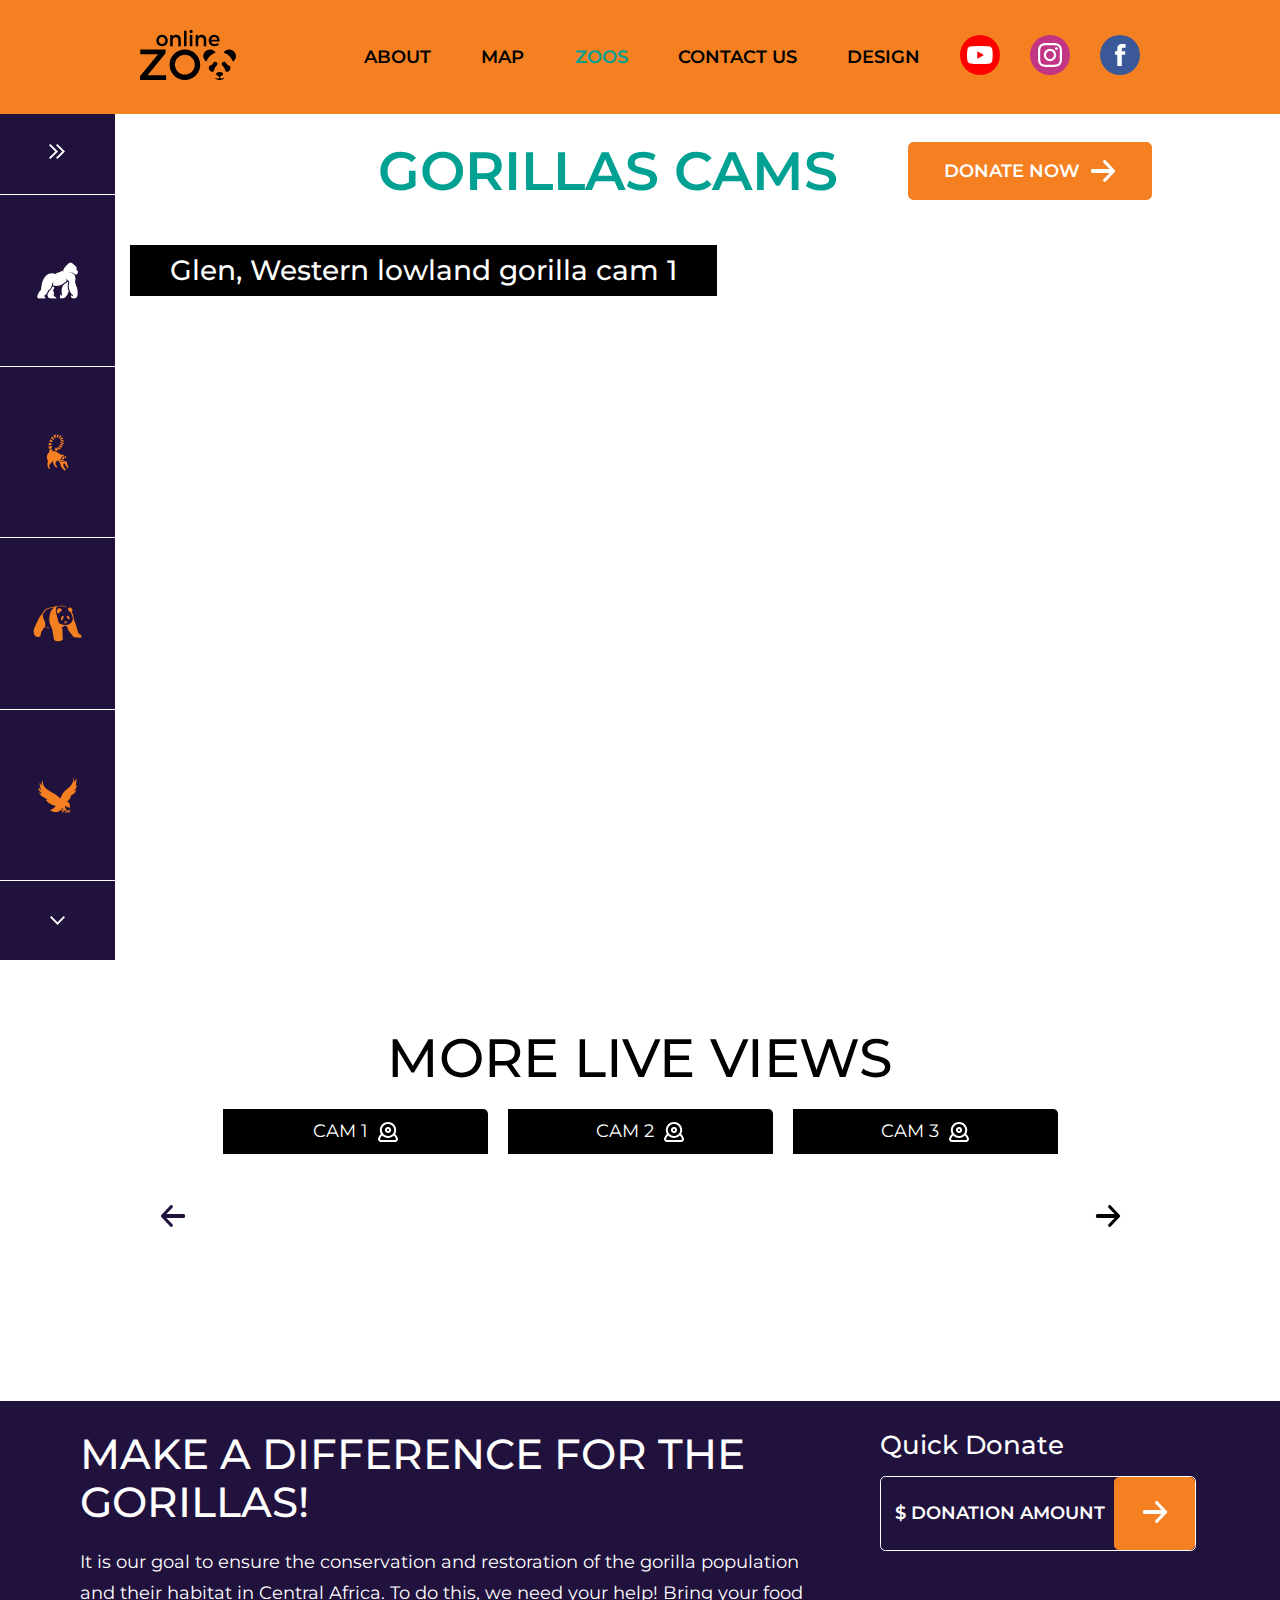
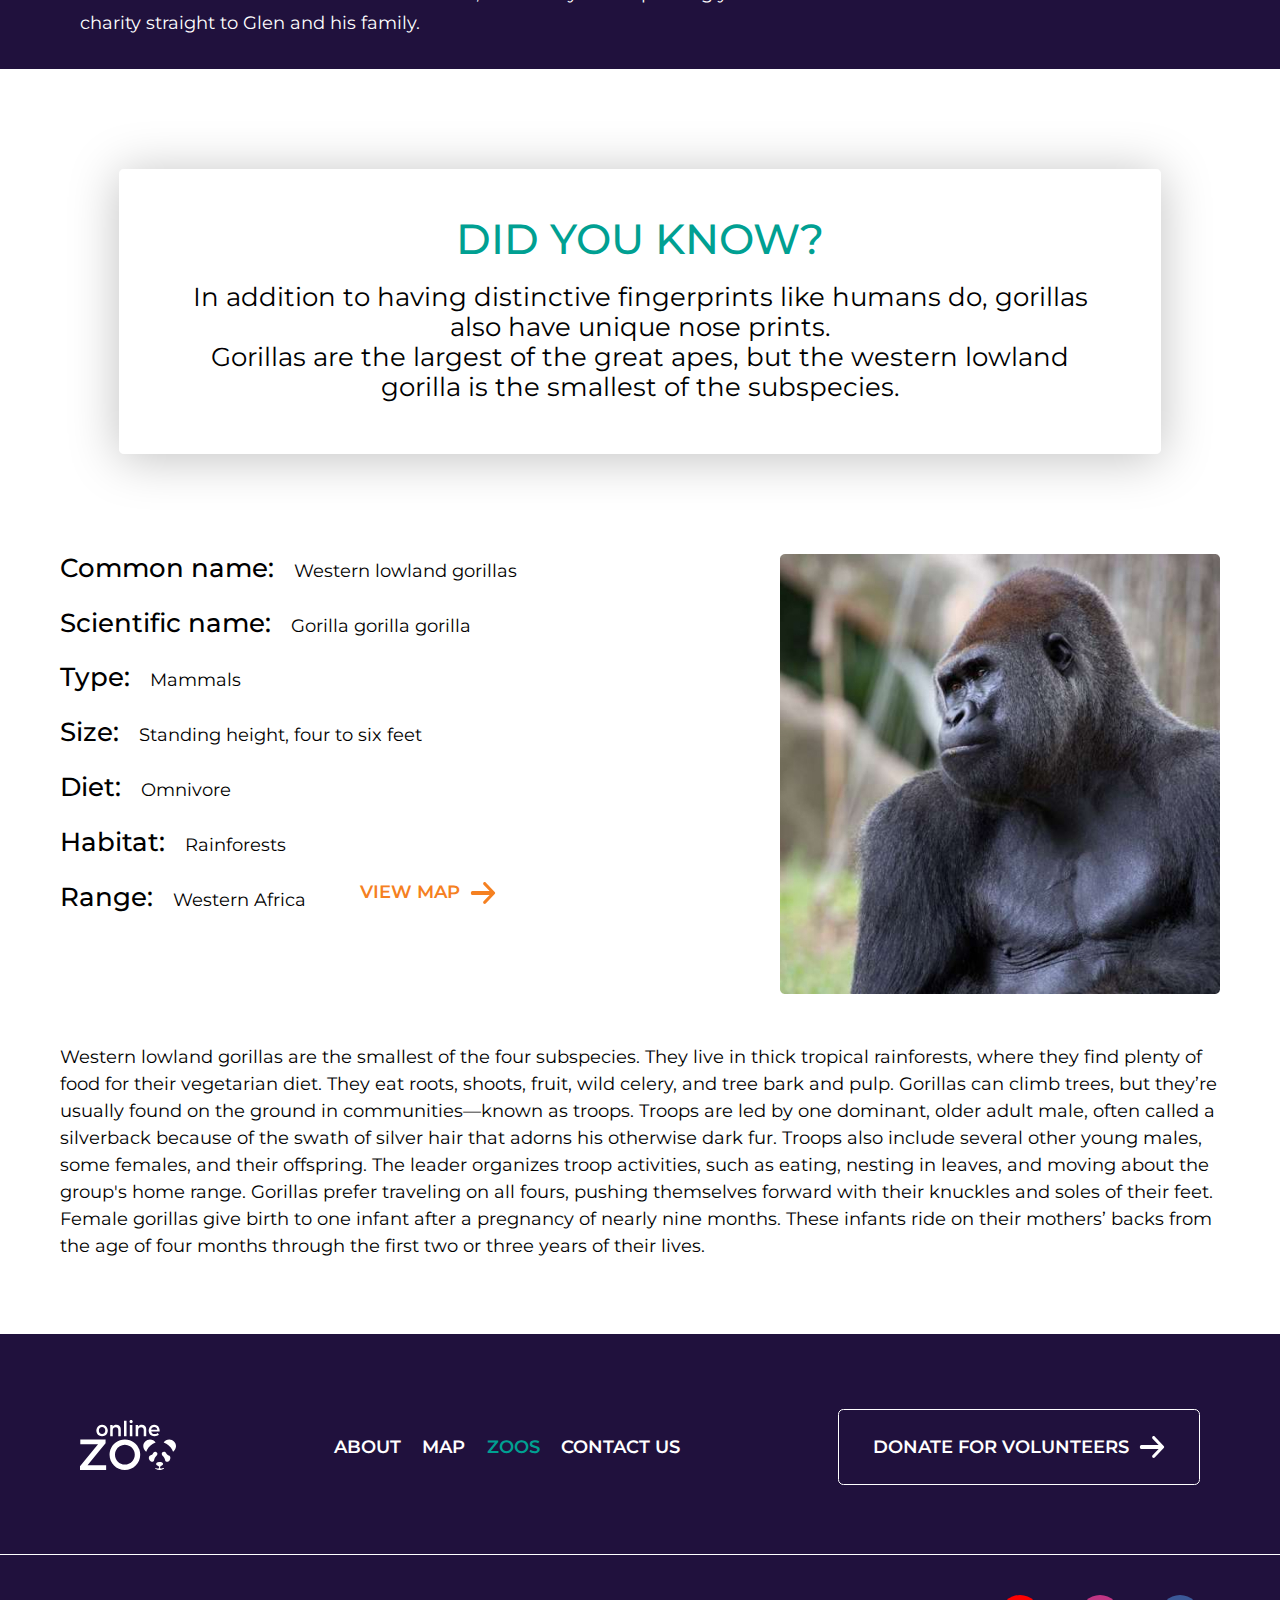
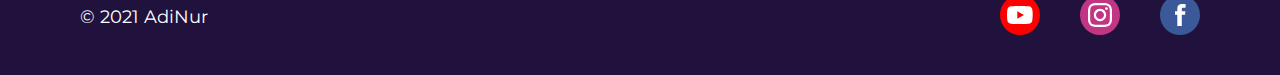
<file: online-zoo/pages/zoos/gorilla/index.html>
<!DOCTYPE html>
<html lang="en">

<head>
    <meta charset="UTF-8">
    <meta http-equiv="X-UA-Compatible" content="IE=edge">
    <meta name="viewport" content="width=device-width, initial-scale=1.0">
    <title>Gorilla</title>
    <link rel="stylesheet" href="../../../css/normalize.css">
    <link rel="stylesheet" href="style.css">
</head>

<body>
    <header class="header">
        <h1 class="header__heading">Online Zoo</h1>
        <div class="header__inner">
            <div class="header__logo">
                <a href="../../../index.html"><img src="../../../assets/svg/logo.svg" alt="logo of site"></a>
            </div>
            <nav class="header__nav">
                <img id="header__hamburger-close--id" class="header__hamburger-close"
                    src="../../../assets/svg/hamburger-close.svg" alt="Hamburger close icon">
                <ul class="nav__list nav__list--main">
                    <li class="nav__item"><a class="link nav__link" href="../../../index.html">About</a></li>
                    <li class="nav__item"><a class="link nav__link" href="../../map/index.html">Map</a></li>
                    <li class="nav__item">Zoos</li>
                    <li class="nav__item"><a class="link nav__link" href="../../contact/index.html">Contact us</a></li>
                    <li class="nav__item"><a class="link nav__link"
                            href="https://www.figma.com/file/lnK11foY8Aoa6oOlDXovVN/Online-ZOO-Project?node-id=0%3A1"
                            target="_blank">Design</a>
                    </li>
                </ul>
                <ul class="nav__list nav__list--social">
                    <li class="nav__item"><a class="link nav__link" href="https://www.youtube.com/" target="_blank"><img
                                src="../../../assets/svg/youtube.svg" alt="logo of youtube"></a>
                    </li>
                    <li class="nav__item"><a class="link nav__link" href="https://www.instagram.com/"
                            target="_blank"><img src="../../../assets/svg/instagram.svg" alt="logo of instagram"></a>
                    </li>
                    <li class="nav__item"><a class="link nav__link" href="https://www.facebook.com/"
                            target="_blank"><img src="../../../assets/svg/facebook.svg" alt="logo of facebook"></a></li>
                </ul>
            </nav>
            <img id="header__hamburger--id" class="header__hamburger" src="../../../assets/svg/hamburger.svg"
                alt="Humberger icon">
        </div>
    </header>

    <aside class="aside aside--desktop">
        <div class="aside__block aside__block--first">
            <div class="aside__livecam">
                <p class="aside__p">Live</p>
                <img class="aside__livecam-img" src="../../../assets/svg/zoos-livecam-icon.svg" alt="Icon live cam">
            </div>
            <img class="aside__right-arrow" src="../../../assets/svg/zoos-aside-right-arrow.svg" alt="Icon right arrow">
        </div>
        <div class="aside__block aside__block--animal aside__block--current">
            <img class="aside__animal-img--current" src="../../../assets/svg/zoos-aside-2ndcircle-current.svg" alt="">
            <img class="aside__animal-img--current" src="../../../assets/svg/zoos-aside-circle-current.svg" alt="">
            <svg class="aside__animal-img--current" width="69" height="61" viewBox="0 0 69 61" fill="none"
                xmlns="http://www.w3.org/2000/svg">
                <path fill-rule="evenodd" clip-rule="evenodd"
                    d="M48.1978 26.9514C48.8218 28.2855 49.4457 29.6197 50.0924 31.0129C49.929 31.1468 49.7636 31.2851 49.5956 31.4254L49.5948 31.4261L49.5947 31.4261C49.2148 31.7436 48.8222 32.0716 48.4133 32.3825C47.959 32.7261 47.5085 33.0745 47.0582 33.4227L47.0576 33.4233L47.0575 33.4233C45.945 34.2838 44.8339 35.1431 43.671 35.9246C39.4847 38.7465 34.8672 39.8918 29.898 39.4431C28.6841 39.3368 27.4021 38.9 26.8916 38.534C27.1864 36.41 27.4698 34.3449 27.7533 32.2799L27.7538 32.2763C27.7198 32.2645 27.6829 32.2556 27.646 32.2468C27.6091 32.2379 27.5723 32.2291 27.5382 32.2173C27.4278 32.4505 27.3182 32.6838 27.2088 32.9169L27.2085 32.9176C26.936 33.4981 26.6643 34.0768 26.381 34.6495C25.6453 36.1624 25.152 37.769 24.6575 39.3792C24.5192 39.8298 24.3807 40.2808 24.2368 40.73C23.3292 43.5283 21.7068 45.6772 18.95 46.728C18.8138 46.787 18.7004 47.0231 18.6436 47.2002C18.5325 47.5673 18.4337 47.9387 18.335 48.3098L18.3349 48.3101C18.2019 48.8102 18.069 49.3098 17.9062 49.7978C17.2822 51.6869 16.1137 53.1509 14.5367 54.2726C13.8333 54.7685 13.1299 55.2762 12.4605 55.8193C11.8819 56.2798 11.9046 56.4805 12.4719 56.941C12.5828 57.0311 12.6944 57.1199 12.8057 57.2084L12.8058 57.2085L12.8058 57.2085C13.1612 57.4912 13.5137 57.7716 13.8333 58.0862C14.3552 58.6057 14.5934 59.2669 14.4005 60.0226C14.3552 60.1997 14.0942 60.4358 13.9354 60.4358C10.2142 60.4594 6.48162 60.4594 2.76041 60.4476C2.62427 60.4476 2.4314 60.4004 2.35198 60.3059C2.23805 60.1616 2.12141 60.0178 2.00443 59.8736L2.00422 59.8733L2.00419 59.8733C1.58542 59.3571 1.16228 58.8354 0.843076 58.2633C0.638864 57.8973 0.616173 57.2834 0.752315 56.8701C2.06835 52.7023 3.75878 48.747 6.94677 45.7126C7.08291 45.5827 7.16233 45.2993 7.17367 45.0986C7.25309 42.0997 7.59345 39.1243 8.33088 36.2316C8.96621 33.7285 9.64692 31.2255 10.8495 28.9231C13.0618 24.7199 15.9208 21.2132 20.3114 19.3241C24.0893 17.7065 27.7765 17.9545 31.3729 19.8672C31.8666 20.1321 32.3131 20.4954 32.7481 20.8492C32.9528 21.0157 33.155 21.1801 33.3583 21.3313C32.9499 20.4103 32.2351 19.6547 31.4637 18.9581C32.1901 18.6705 32.9193 18.3921 33.6472 18.1143L33.6474 18.1142C36.8639 16.8863 40.0552 15.6681 42.8769 13.704C43.0011 14.1539 43.1232 14.6083 43.2459 15.0653L43.2459 15.0654C43.4034 15.6518 43.562 16.2423 43.7278 16.8328C43.7732 16.9745 43.8639 17.1044 43.9774 17.2225C43.7505 15.7584 43.7505 14.2943 44.2837 12.9483C44.7829 11.6732 45.3842 10.3862 46.1556 9.27639C48.0503 6.58441 50.3307 4.24664 52.872 2.20404L52.872 2.20402L52.872 2.204C52.9741 2.12136 53.0762 2.03873 53.1896 1.95609C53.3718 1.83506 53.5524 1.7061 53.7333 1.57687C54.6114 0.949698 55.4984 0.316114 56.6272 0.551068C58.4878 0.92889 60.0421 1.94429 61.1086 3.60906C61.4149 4.08134 61.7666 4.41194 62.2544 4.58904C63.5251 5.04951 64.4781 5.84057 65.0907 7.12753C65.3128 7.59775 65.6331 8.01417 65.9539 8.43126C66.1084 8.63207 66.263 8.83304 66.4068 9.04025C66.7017 9.4653 66.7585 9.81951 66.4294 10.3154C66.1572 10.7286 66.021 11.2836 65.9416 11.7913C65.8395 12.3934 66.0664 12.783 66.679 13.1136C68.2787 13.9637 69.209 15.8647 68.3241 17.7892C68.1766 18.108 68.0405 18.4268 67.9157 18.7574C67.3257 20.3395 66.2025 20.8944 64.6596 20.3395C64.6341 20.3306 64.6078 20.3218 64.5816 20.3129L64.5815 20.3129C64.5028 20.2863 64.4242 20.2598 64.3646 20.2332C64.081 20.6465 63.7974 21.0479 63.491 21.4729C63.4475 21.4176 63.4102 21.3772 63.3817 21.3464C63.3433 21.305 63.3209 21.2807 63.3209 21.2604C63.4116 20.245 62.8217 19.6429 62.1637 19.0289C59.0891 16.148 55.3225 16.6675 52.7472 18.3323C53.0367 18.2712 53.3236 18.2045 53.6096 18.138L53.6096 18.138C54.1529 18.0117 54.6931 17.8861 55.2431 17.801C58.5105 17.3287 61.3468 18.8518 62.8557 21.898C63.8995 23.9996 64.6369 26.1957 64.4554 28.6279L64.4534 28.6564V28.6565C64.4199 29.1328 64.3835 29.6517 64.1944 30.0684C63.5364 31.5325 63.7406 33.0083 64.1037 34.4606L64.1706 34.7312C64.5112 36.111 64.861 37.5276 65.5105 38.7465C68.0178 43.4338 68.222 48.499 68.0405 53.635C67.961 55.8429 67.2803 57.8029 65.5332 59.2315C64.5575 60.0344 63.5137 60.5893 62.209 60.483C61.6077 60.4358 60.9951 60.424 60.3938 60.483C59.2593 60.6129 58.4765 60.0226 57.8071 59.1961C57.081 58.3106 56.752 57.2834 56.9562 56.1263C57.013 55.8193 57.2285 55.4415 57.4781 55.2998C57.7916 55.1265 58.0205 55.367 58.2525 55.6107C58.2892 55.6492 58.3259 55.6878 58.363 55.7248C58.7127 56.077 59.1745 56.3358 59.6147 56.5825L59.6147 56.5825L59.6223 56.5868C60.0081 56.7993 60.2123 56.6222 60.2577 56.1735C60.3031 55.6422 60.1442 55.1935 59.7585 54.8511C57.5916 52.9266 56.2301 50.4117 55.0049 47.8024C54.0632 45.7834 53.4619 43.67 53.2464 41.4267C53.0875 39.7383 53.3712 38.0971 53.6775 36.4559C53.825 35.7121 53.9725 34.9565 54.0178 34.189C54.1199 32.6659 53.6094 31.379 52.3501 30.5643C50.7958 29.5607 49.4117 28.3564 48.2999 26.8451C48.3112 26.8805 48.2545 26.9159 48.1978 26.9514ZM51.5212 32.3137C52.1793 32.8686 52.4175 33.5062 52.2814 34.2973C52.1975 34.8087 52.1051 35.3187 52.0128 35.8287L52.0126 35.8294L52.0126 35.8295C51.8428 36.7675 51.6728 37.7058 51.5553 38.654C51.1695 41.8537 51.8843 44.8763 53.0755 47.7926C53.2911 48.3239 53.3138 48.749 53.0869 49.2803C52.0545 51.7125 50.9313 54.0857 49.4791 56.2936C47.5958 59.1509 44.9637 60.4732 41.6737 60.4732C41.4792 60.4732 41.2858 60.4764 41.0929 60.4796H41.0928C40.6439 60.4871 40.1972 60.4945 39.745 60.4614C39.5181 60.4496 39.2344 60.2961 39.1096 60.1072C38.0546 58.6196 38.2361 55.538 39.45 54.1802C39.5861 54.0267 39.8925 53.885 40.0626 53.944C40.192 53.9921 40.2837 54.1968 40.3685 54.3859C40.3878 54.429 40.4067 54.4713 40.4257 54.5107C40.4725 54.6082 40.5065 54.7155 40.5404 54.8223C40.5968 55.0002 40.6526 55.1764 40.766 55.3018C40.9703 55.5498 41.322 55.904 41.5489 55.8567C41.7871 55.8095 42.0254 55.3727 42.1275 55.0657C42.2296 54.7705 42.1955 54.4045 42.1388 54.0975C42.0566 53.6652 41.9534 53.2361 41.8505 52.8078L41.8505 52.8077C41.6695 52.0545 41.4892 51.3038 41.4241 50.5436C41.1177 47.1314 41.4127 43.7783 42.8309 40.6258C43.1599 39.9056 43.5343 39.1735 44.0221 38.5596C44.5326 37.8984 45.168 37.3199 45.8146 36.8004C46.4782 36.2577 47.162 35.7446 47.8467 35.2307L47.8468 35.2307L47.8471 35.2304C48.3095 34.8834 48.7723 34.5361 49.2295 34.1792C49.7396 33.7751 50.2446 33.3604 50.7581 32.9387C51.0099 32.7319 51.2637 32.5235 51.5212 32.3137ZM27.1375 40.7059C26.8462 40.6162 26.5535 40.5261 26.2553 40.4348C26.1543 40.6627 26.0563 40.8939 25.958 41.1258C25.7915 41.5188 25.624 41.9142 25.4385 42.3003C24.3153 44.6617 22.8404 46.7161 20.56 48.0385C20.3785 48.1447 20.2537 48.4163 20.1857 48.6406C19.6411 50.5415 18.9604 52.3598 17.7011 53.8947C17.6103 54.0128 17.5309 54.2253 17.5649 54.3552C17.962 55.6658 18.3704 56.9763 18.8129 58.2633C18.8923 58.4876 19.1306 58.7001 19.3461 58.83C20.1516 59.3023 20.9571 59.7628 21.7853 60.1996C22.0576 60.3413 22.3753 60.4712 22.6702 60.4712C25.0693 60.4889 27.4619 60.4867 29.8577 60.4845C30.657 60.4837 31.4566 60.483 32.2569 60.483H32.9603C32.884 60.3202 32.8218 60.1614 32.763 60.0111C32.6468 59.7145 32.5436 59.451 32.3704 59.2551C31.9392 58.771 31.4514 58.3105 30.9295 57.9445C30.4394 57.6014 29.9074 57.3165 29.3773 57.0327C29.2324 56.9552 29.0878 56.8778 28.9441 56.7992C28.3769 56.4804 28.1273 56.0082 28.1727 55.347C28.1802 55.1895 28.1979 55.0321 28.2155 54.8747C28.2243 54.796 28.2332 54.7173 28.2407 54.6385C28.2754 54.2811 28.3186 53.9225 28.3618 53.5635C28.46 52.7486 28.5584 51.9315 28.5584 51.1201C28.5584 49.4317 27.8323 47.9794 26.7999 46.7043C28.5924 45.3111 28.9441 43.3393 29.1143 41.3085C28.4324 41.1046 27.7885 40.9063 27.1375 40.7059Z" />
            </svg>
        </div>
        <div class="aside__block aside__block--animal">
            <a class="aside__block-link" href="../gorilla/index.html">
                <img class="aside__animal-img" src="../../../assets/svg/zoos-aside-circle.svg" alt="">
                <svg class="aside__animal-img" width="37" height="61" viewBox="0 0 37 61" fill="none"
                    xmlns="http://www.w3.org/2000/svg">
                    <path fill-rule="evenodd" clip-rule="evenodd"
                        d="M18.059 0.509589C19.0001 0.456908 19.8976 0.650073 20.8213 0.974941C20.7908 1.06204 20.7625 1.14765 20.7347 1.23176L20.7347 1.23176C20.6672 1.43593 20.6027 1.63129 20.5163 1.81784C20.2505 2.39295 19.9804 2.96805 19.7103 3.54315C19.4401 4.11826 19.17 4.69336 18.9042 5.26847L18.9035 5.2701C18.7604 5.58031 18.6907 5.73136 18.5735 5.79504C18.4623 5.85548 18.3084 5.83723 18.0083 5.80165L17.9544 5.79528C17.6494 5.76016 17.4664 5.62846 17.4229 5.32993C17.4044 5.20421 17.381 5.07786 17.3576 4.9514L17.3576 4.95136L17.3576 4.95133L17.3576 4.9513L17.3576 4.95127L17.3575 4.95123L17.3575 4.9512L17.3575 4.95117L17.3575 4.95113L17.3575 4.9511L17.3575 4.95107C17.2927 4.60071 17.2276 4.24938 17.266 3.90753C17.3622 3.06287 17.518 2.22366 17.6736 1.38561L17.6736 1.38556L17.6736 1.38548L17.6736 1.38539L17.6736 1.38531L17.6737 1.38522L17.6737 1.38513L17.6737 1.38506L17.6737 1.385L17.6737 1.38497L17.6737 1.38494L17.6737 1.3849C17.7154 1.16039 17.7571 0.935963 17.7976 0.711534C17.815 0.632512 17.9631 0.518369 18.059 0.509589ZM12.1868 3.35521L12.187 3.35546L12.187 3.35551L12.1871 3.35561C12.7648 4.22139 13.3301 5.06853 13.9201 5.90076C14.138 6.21685 14.4342 6.49781 14.9135 6.30465C15.6455 6.02368 15.8285 5.83052 15.6106 5.05786C15.3499 4.11869 15.5117 3.2156 15.6741 2.30935L15.6741 2.30933C15.6908 2.21583 15.7076 2.12229 15.7239 2.02868C15.7849 1.69503 15.7762 1.32626 15.6977 0.992616C15.6629 0.834572 15.3492 0.597506 15.2272 0.623847C13.894 0.957495 12.7263 1.61601 11.6109 2.49403C11.8051 2.7832 11.9966 3.07022 12.1868 3.35521ZM8.76397 10.0505C9.37446 10.4996 9.98674 10.95 10.6099 11.4059C10.4007 12.4157 9.86047 12.9864 8.80609 13.1005C7.35086 13.2498 6.1222 12.6527 5.01554 11.7572C4.95454 11.7045 4.9284 11.5113 4.97197 11.4235C5.03594 11.2801 5.09961 11.1364 5.16332 10.9926L5.16393 10.9912L5.16474 10.9894L5.16497 10.9889L5.16567 10.9873L5.16569 10.9872L5.16571 10.9872L5.16573 10.9872L5.16574 10.9871L5.16576 10.9871L5.16578 10.9871L5.16579 10.987L5.16581 10.987L5.16583 10.987L5.16585 10.9869L5.16586 10.9869L5.16588 10.9869L5.1659 10.9868L5.16591 10.9868C5.44847 10.349 5.73168 9.70977 6.04378 9.08797C6.12758 8.91305 6.26484 8.76714 6.39624 8.62747L6.39627 8.62743C6.45614 8.56379 6.51479 8.50144 6.56661 8.43823C7.30603 8.97791 8.03256 9.5124 8.76162 10.0488L8.76314 10.0499L8.76344 10.0501L8.76397 10.0505ZM9.15362 15.4169C7.50669 15.0043 5.91204 14.6004 4.1954 14.1614C4.15863 14.3652 4.11755 14.5755 4.07556 14.7904L4.07555 14.7905C3.99815 15.1867 3.9177 15.5985 3.85556 16.014C3.7959 16.4075 3.75649 16.8044 3.71632 17.2089V17.2089C3.69196 17.4543 3.66732 17.7025 3.63771 17.9544C5.01451 18.6481 6.42616 18.8412 7.82039 18.0335C8.81377 17.4715 9.2059 16.5408 9.15362 15.4169ZM3.69866 20.0716C3.43724 21.4589 3.64638 22.7671 4.13436 24.0403C4.17793 24.1456 4.29121 24.2598 4.39577 24.2949C6.45226 24.9885 8.77016 23.6013 9.09258 21.7311C9.13614 21.4764 9.15357 21.2043 9.13614 20.9496C9.03158 19.8345 8.82244 19.6765 7.74192 19.8345L7.43061 19.8801C6.68901 19.9889 5.94658 20.0978 5.19745 20.1594C4.86838 20.1835 4.53109 20.1497 4.18277 20.1147C4.02379 20.0988 3.86251 20.0826 3.69866 20.0716ZM9.55447 28.3061C10.2516 26.8134 10.0337 25.7422 8.85736 24.8115C7.63741 25.7422 6.22576 26.0847 4.70954 26.1373C4.60497 26.1373 4.43069 26.2866 4.40455 26.4007C4.16928 27.5158 4.5004 28.508 5.11909 29.4211C5.16862 29.4932 5.26335 29.5303 5.37034 29.5722C5.43274 29.5966 5.4993 29.6226 5.5635 29.6582C5.53333 29.6785 5.50389 29.6987 5.47475 29.7188L5.47469 29.7188C5.40286 29.7683 5.33289 29.8164 5.25851 29.8601C3.67258 30.8172 2.39164 32.0728 1.63352 33.7849C0.640137 36.0414 0.282871 38.3682 1.1804 40.7652C1.34195 41.1961 1.49054 41.6348 1.63889 42.0727L1.63893 42.0729L1.63898 42.073L1.63902 42.0732L1.63907 42.0733L1.63911 42.0734L1.63916 42.0736L1.63921 42.0737L1.63925 42.0738L1.6393 42.074L1.63934 42.0741L1.63939 42.0742L1.63943 42.0744L1.63948 42.0745L1.63953 42.0747L1.63957 42.0748L1.63962 42.0749L1.63966 42.0751C1.76313 42.4396 1.88643 42.8036 2.01694 43.1622C2.45263 44.3739 2.48749 45.6206 2.13894 46.8323C1.11069 50.3707 2.07794 53.6194 3.44602 56.8242C3.56607 57.0921 3.76207 57.3344 3.95098 57.568L3.96014 57.5793C4.22156 57.9042 4.5614 58.0095 4.97096 57.8691C5.38051 57.7198 5.67678 57.4476 5.65935 57.0174C5.64192 56.4642 5.57221 55.9111 5.44151 55.3755C5.3413 54.9496 5.2193 54.5282 5.09731 54.1067C4.97531 53.6853 4.85332 53.2638 4.75311 52.838C4.47426 51.6351 4.83153 50.6429 5.80749 49.8966C5.84912 49.8659 5.88985 49.8342 5.93027 49.8028L5.93037 49.8027L5.93047 49.8027L5.93058 49.8026L5.93068 49.8025L5.93073 49.8025L5.93078 49.8024L5.93083 49.8024L5.93089 49.8023L5.93113 49.8022C6.01735 49.7352 6.10211 49.6693 6.1909 49.6156C7.66356 48.764 8.5698 47.4294 9.31919 45.9455C9.52846 45.5238 9.79926 45.131 10.0697 44.7388L10.0697 44.7387C10.1934 44.5594 10.317 44.3801 10.4346 44.1982L10.5391 44.2509C10.5914 44.4968 10.6448 44.7426 10.6982 44.9884L10.6982 44.9886C10.8583 45.7261 11.0184 46.4636 11.1491 47.2011C11.7329 50.4059 13.6152 52.8204 15.7936 55.0682C16.0085 55.2933 16.2912 55.4587 16.5581 55.6148L16.5692 55.6213C16.9352 55.8408 17.3099 55.8408 17.6584 55.5511C18.0157 55.2525 18.1464 54.875 17.9895 54.4535C17.8327 54.0497 17.6323 53.6545 17.3883 53.2946C17.1352 52.9263 16.862 52.5732 16.589 52.2204C16.3543 51.9171 16.1197 51.614 15.8982 51.3014C14.8612 49.8439 14.8177 48.8166 15.8372 47.3591C16.6476 46.1914 17.2053 44.9182 17.702 43.5397C17.8406 43.6047 17.9769 43.6649 18.1103 43.7238L18.1105 43.7239L18.1106 43.7239L18.1107 43.724L18.1108 43.724L18.111 43.7241C18.3379 43.8243 18.5567 43.9209 18.7651 44.0314C20.9087 45.208 22.2245 47.0606 23.0088 49.3347C23.3273 50.2417 23.6018 51.1653 23.876 52.0879L23.876 52.0881L23.8762 52.0887C23.947 52.3269 24.0178 52.5651 24.0893 52.8029C24.342 53.6458 24.7515 54.3921 25.3092 55.0594C25.522 55.3123 25.7345 55.5653 25.9469 55.8182L25.947 55.8182L25.947 55.8182L25.947 55.8182C26.9438 57.0048 27.9388 58.1892 28.9516 59.3617C29.2392 59.6953 29.5878 60.0114 29.9625 60.2485C30.6421 60.6787 31.3044 60.547 31.9318 59.9412C32.3849 59.5022 32.4633 58.9578 32.0538 58.2642C31.8189 57.8647 31.5159 57.5026 31.2178 57.1464L31.2178 57.1463L31.2177 57.1463L31.2176 57.1462L31.2172 57.1457C31.1617 57.0794 31.1064 57.0133 31.0517 56.9471C30.8774 56.7364 30.677 56.5345 30.4679 56.3589C28.6989 54.8399 28.2632 52.8292 28.3417 50.6254C28.3543 50.2553 28.3992 49.8853 28.4428 49.5254L28.4429 49.5253C28.4593 49.3899 28.4755 49.2559 28.4898 49.124C28.7624 49.0715 29.0318 49.019 29.2953 48.9677L29.2969 48.9674C29.7824 48.8728 30.248 48.7821 30.677 48.7025C30.8395 49.0632 30.9915 49.4319 31.1438 49.8012C31.4735 50.6004 31.8045 51.4029 32.2455 52.1356C32.8942 53.2156 33.6628 54.2208 34.4312 55.2258L34.4316 55.2263L34.4317 55.2265L34.4317 55.2265C34.6127 55.4632 34.7936 55.6998 34.973 55.9374C35.2779 56.3413 35.6875 56.6662 36.2452 56.5345C36.5415 56.4642 36.768 55.6564 36.6199 55.0857C36.4805 54.5501 36.3149 54.0058 36.0448 53.5316C34.8422 51.398 34.3804 49.0537 34.058 46.6743C33.8924 45.4626 33.1779 44.9182 31.9754 45.1553C29.7272 45.6031 27.4703 45.8226 25.1785 45.6206C25.0217 45.6031 24.8649 45.568 24.7081 45.5329L24.708 45.5328C23.0872 45.1465 22.4423 43.6363 23.2789 42.17C23.305 42.1173 23.3312 42.0647 23.3747 42.0208C24.1538 41.2293 24.576 40.2461 25 39.2589C25.1499 38.91 25.3 38.5606 25.4661 38.2189C25.7972 37.5516 26.4246 36.9897 27.0259 36.498C27.7665 35.9009 28.6728 35.6024 29.6052 35.4005C29.7359 35.3741 29.9276 35.2512 29.9537 35.1458C29.9799 35.0229 29.8753 34.7946 29.7707 34.742C29.7042 34.7103 29.6373 34.6778 29.57 34.6451C29.1704 34.4507 28.7581 34.2502 28.333 34.1976C27.6358 34.1098 26.9126 34.1273 26.2068 34.1976C25.4225 34.2766 24.7254 34.0308 24.0718 33.7147C23.3747 33.381 22.7125 32.9244 22.0851 32.4679C20.3684 31.2123 18.6344 29.9919 16.665 29.1577C14.5563 28.2534 12.3691 27.9548 10.1034 28.2885C9.93788 28.2709 9.75489 28.2797 9.55447 28.3061ZM19.1129 26.616C18.4158 27.055 17.6576 27.2482 16.8385 27.2482C16.0543 27.2219 15.3049 27.0638 14.6688 26.5721C13.9629 26.0365 13.6928 25.2463 14.1024 24.4824C14.3638 24.0017 14.7281 23.5803 15.0925 23.1588L15.0926 23.1587L15.0927 23.1586L15.0928 23.1584L15.093 23.1583L15.0931 23.1581L15.0932 23.158L15.0933 23.1578L15.0934 23.1577L15.0936 23.1576L15.0937 23.1574L15.0938 23.1573L15.0939 23.1571L15.0939 23.1571L15.094 23.1571L15.094 23.1571L15.094 23.1571C15.2149 23.0172 15.3359 22.8773 15.453 22.7352C15.514 22.6649 15.6622 22.6386 15.7667 22.6474C17.6576 22.8318 19.1216 24.14 19.4614 25.7907C19.5486 26.1946 19.4353 26.4141 19.1129 26.616ZM9.64987 4.03198C10.6433 4.78708 12.0375 6.508 12.9873 8.13234L12.8893 8.2573L12.8893 8.25732L12.8893 8.25734L12.8891 8.25754L12.889 8.25762L12.8889 8.25782C12.6643 8.54404 12.4521 8.81441 12.2466 9.09817C12.0636 9.35279 11.8458 9.41426 11.5321 9.31767C9.92001 8.79964 8.81334 7.64065 7.64567 6.39386C8.32472 5.59561 8.98637 4.81488 9.64801 4.03418L9.64838 4.03374L9.64987 4.03198ZM23.2437 9.42381C23.9618 8.80061 24.8364 8.69169 25.7162 8.58212L25.7162 8.58211L25.7163 8.5821L25.7163 8.5821L25.7164 8.58209L25.7164 8.58209L25.7165 8.58208L25.7165 8.58208L25.7165 8.58207L25.7166 8.58206L25.7166 8.58206L25.7167 8.58205C25.9151 8.55734 26.1138 8.53259 26.311 8.50189C26.7642 8.43165 27.2173 8.29995 27.653 8.15946C27.7488 8.12434 27.8883 7.94874 27.8708 7.86094C27.7401 6.99169 27.47 6.17513 26.7467 5.6132C26.6247 5.51662 26.4243 5.45516 26.2849 5.47272C25.2218 5.63954 24.2371 6.00831 23.357 6.63171C23.2524 6.71073 23.1479 6.78975 23.052 6.87755C22.1458 7.72045 22.2068 8.6775 23.2437 9.42381ZM23.584 23.8298C22.7039 22.2494 18.8698 20.7392 17.8764 21.5909C17.8764 21.6172 17.8764 21.6611 17.8938 21.6699C19.0789 22.706 19.9329 24.0142 20.7607 25.34C20.9611 25.6649 21.1615 25.6825 21.4752 25.5771C22.2072 25.3313 23.0437 24.6464 23.584 23.8298ZM29.4388 40.8709C29.3081 41.547 29.038 41.7489 28.3409 41.7665C28.2184 41.7435 28.0959 41.7252 27.974 41.7071C27.7231 41.6696 27.4747 41.6326 27.2342 41.5557C26.4499 41.3187 26.1101 40.7655 26.2582 39.949C26.3105 39.6504 26.4238 39.3607 26.5545 39.0885C27.0251 38.1315 27.8006 37.4554 28.6894 36.911C28.9944 36.7266 29.3604 36.6125 29.7089 36.551C29.87 36.5198 30.0488 36.5641 30.2263 36.608C30.2985 36.6259 30.3704 36.6437 30.4409 36.6564C30.4262 36.7208 30.4149 36.7888 30.4035 36.857C30.3747 37.0306 30.3455 37.2064 30.2579 37.3325C29.7525 38.0612 29.6044 38.8778 29.5608 39.7382C29.5434 40.1158 29.5085 40.5021 29.4388 40.8709ZM27.8267 39.589C27.4433 39.589 27.1035 39.9314 27.1122 40.3177C27.1144 40.4173 27.1371 40.5119 27.176 40.5975C27.1377 40.5124 27.1153 40.4186 27.1132 40.3198C27.1132 39.9335 27.4443 39.5911 27.8277 39.5911C28.1108 39.5911 28.3576 39.7604 28.4697 40.0066C28.3581 39.7593 28.1107 39.589 27.8267 39.589ZM23.5053 11.861C23.8448 11.8893 24.1821 11.9173 24.5178 11.9452L24.5179 11.9452L24.5181 11.9452L24.5181 11.9452L24.5182 11.9452L24.5183 11.9452C25.8453 12.0554 27.1457 12.1633 28.4461 12.2824C28.8295 12.3175 28.9515 12.1683 28.9864 11.8083C29.0561 11.0356 28.7947 10.4298 28.1498 10.0083C27.0606 9.30592 25.1174 9.42884 24.124 10.2717C23.6186 10.6932 23.4007 11.2288 23.5053 11.861ZM22.7214 1.75488C23.767 2.3256 24.7604 2.90509 25.4575 3.89726C23.8542 4.84552 22.3031 5.76744 20.752 6.69815C20.4644 6.24157 20.4296 5.93427 20.6387 5.29331C21.0363 4.0588 21.789 3.02983 22.552 1.98667L22.5524 1.98615L22.553 1.98535C22.6091 1.90863 22.6653 1.83184 22.7214 1.75488ZM20.3512 19.9945C21.4381 20.3668 22.3115 21.0397 23.2018 21.7256L23.2018 21.7256C23.739 22.1395 24.2823 22.5581 24.8825 22.9183C24.9641 22.7888 25.0453 22.6604 25.1261 22.5328L25.1271 22.5311L25.1278 22.5301L25.1279 22.5299C25.4519 22.0179 25.7681 21.5182 26.0676 21.013C26.1111 20.9427 26.085 20.7408 26.0153 20.6881C24.8825 19.7925 23.6625 19.0725 22.1724 19.0023C21.4318 18.9847 20.7695 19.1779 20.3512 19.9945ZM28.6384 14.1647C28.621 14.884 28.6031 15.6207 28.1417 16.226C27.9606 16.166 27.7815 16.1053 27.6035 16.045C27.1309 15.8849 26.667 15.7278 26.1985 15.5938C25.3707 15.3743 24.5429 15.1724 23.7064 14.988C23.3927 14.9177 23.3229 14.7597 23.3665 14.4612C23.4798 13.6358 24.0462 13.1266 25.0047 13.0915C26.2334 13.0388 27.3662 13.4514 28.4729 13.9431C28.5513 13.9783 28.6384 14.0924 28.6384 14.1626L28.6384 14.1647ZM25.5606 40.8882C25.3745 41.1173 25.2081 41.3188 25.0529 41.5066L25.0524 41.5072C24.8807 41.715 24.7227 41.9062 24.5672 42.0999C24.5138 42.1665 24.4581 42.2316 24.4026 42.2966L24.4025 42.2967C24.268 42.4542 24.1343 42.6107 24.0356 42.7847C23.7132 43.3466 23.8701 43.9613 24.4626 44.2159C24.9332 44.4178 25.456 44.5495 25.9614 44.6022C27.3121 44.7515 28.6453 44.6198 29.9524 44.2247C29.8653 43.6101 29.5864 43.3291 28.9764 43.2676C28.672 43.2402 28.3641 43.2299 28.057 43.2197L28.0569 43.2196L28.0567 43.2196L28.0565 43.2196C27.8717 43.2134 27.6871 43.2073 27.5038 43.1974C26.3187 43.1271 26.127 42.9428 25.8917 41.7838C25.8508 41.5895 25.7707 41.3991 25.6856 41.1968C25.6438 41.0974 25.6008 40.9952 25.5606 40.8882ZM26.6596 19.4215C25.2654 18.6927 23.845 18.0606 22.2678 17.7445C22.4943 16.6206 23.235 16.1201 24.4027 16.2694C25.5791 16.4099 26.6247 16.9016 27.5833 17.5777C27.6791 17.6479 27.8011 17.8059 27.775 17.8762C27.5833 18.3679 27.3828 18.8684 27.1301 19.3337C27.0779 19.4215 26.7729 19.483 26.6596 19.4215ZM30.4855 39.0281C30.4855 39.9412 30.6337 40.0905 31.3308 39.9588C31.6183 39.9061 31.9233 39.7832 32.1586 39.6076C33.0648 38.9315 33.3175 37.2984 32.6901 36.394C32.542 36.1833 32.4113 36.0955 32.1673 36.2711C31.1565 37.0174 30.5291 37.9569 30.4855 39.0281Z" />
                </svg>
            </a>
        </div>
        <div class="aside__block aside__block--animal">
            <a class="aside__block-link" href="../lemur/index.html">
                <img class="aside__animal-img" src="../../../assets/svg/zoos-aside-circle.svg" alt="">
                <svg class="aside__animal-img" width="81" height="61" viewBox="0 0 81 61" fill="none"
                    xmlns="http://www.w3.org/2000/svg">
                    <path fill-rule="evenodd" clip-rule="evenodd"
                        d="M29.3146 37.7533C26.0305 38.7468 22.7208 38.594 19.3858 36.3776C19.1302 36.6991 18.8684 37.0226 18.6039 37.3494L18.6036 37.3498L18.6027 37.351L18.602 37.3518C17.9448 38.1639 17.2711 38.9964 16.6362 39.8678C16.1653 40.5428 15.7261 41.2434 15.287 41.9439L15.2869 41.944C14.8478 42.6446 14.4086 43.3452 13.9376 44.0203C12.8938 45.5233 12.5119 47.1538 12.6138 48.9625C12.741 51.2808 11.8245 52.4527 9.55871 52.8603C4.89978 53.701 0.724558 50.2363 0.699099 45.5233C0.699099 45.0631 0.690892 44.6029 0.682714 44.1443C0.670521 43.4606 0.658393 42.7805 0.673631 42.1096C0.716438 40.3106 1.49699 38.7456 2.27404 37.1876C2.42127 36.8924 2.56838 36.5974 2.71032 36.3012C3.07764 35.539 3.44838 34.7781 3.81917 34.017C5.19594 31.1911 6.57318 28.3642 7.77661 25.4741C9.54556 21.2384 12.2029 17.5954 14.8697 13.9395L14.8698 13.9394L14.8698 13.9394L14.8698 13.9394C15.4269 13.1756 15.9845 12.4113 16.5344 11.6409C16.5608 11.6078 16.589 11.5747 16.6175 11.5412C16.6989 11.4456 16.7833 11.3464 16.8399 11.2333C19.8185 5.80698 25.114 4.5332 30.5621 3.46323C31.9057 3.20377 33.2383 2.8788 34.5701 2.55403C36.1153 2.17724 37.6593 1.80072 39.2181 1.52708C42.0694 1.01757 44.9972 0.60996 47.8995 0.508058C51.3364 0.38068 54.2387 1.98564 56.81 4.20201C52.9148 2.21492 48.7396 1.52709 44.4116 1.62899C43.3169 1.65446 42.2222 1.75637 41.1275 1.88374C39.549 2.06207 38.8871 3.23394 38.4543 4.58414C37.3341 8.02334 37.5633 11.4116 38.7598 14.8253C39.0482 15.6454 39.228 16.5109 39.4071 17.373L39.4071 17.373L39.4071 17.373L39.4071 17.3731L39.4071 17.3731L39.4071 17.3731L39.4071 17.3732C39.5284 17.9571 39.6494 18.5394 39.8036 19.1052C40.0002 19.8102 40.1922 20.5176 40.3842 21.2253L40.3843 21.2257C41.0873 23.8167 41.7915 26.4121 42.7314 28.9133C43.1132 29.9578 44.3862 30.9768 45.4809 31.3844C49.7834 32.9384 54.1878 33.7791 58.7449 32.2251C64.4731 30.2635 67.4263 24.1494 65.2623 18.4683C64.5689 16.6686 63.7464 14.9242 62.9203 13.1724L62.9189 13.1695C62.7749 12.8641 62.6308 12.5585 62.4873 12.2523C62.3554 11.9695 62.0842 11.7426 61.8179 11.5198C61.7243 11.4415 61.6314 11.3637 61.5453 11.2842C61.216 10.9716 60.8728 10.6675 60.5285 10.3624C59.8347 9.74753 59.1368 9.12907 58.5412 8.43096C57.7011 7.43741 57.7265 6.18911 58.4648 5.11914C59.1776 4.07464 60.3233 3.81989 61.5198 4.02369C63.3783 4.3294 64.5749 5.47579 65.1859 7.18265C65.7714 8.83856 65.2114 10.2652 63.7602 11.5135C65.6696 13.093 66.3061 15.3603 66.8662 17.6021C67.0782 18.451 67.1922 19.3271 67.3064 20.2052V20.2053C67.4389 21.2247 67.5718 22.2469 67.8591 23.2322C68.3386 24.8638 68.9141 26.4733 69.4901 28.0845L69.4902 28.0846L69.4902 28.0847L69.4902 28.0849L69.4903 28.0851L69.4904 28.0854L69.4905 28.0857C69.9846 29.4677 70.4792 30.851 70.9141 32.2506C71.4789 34.0425 71.9989 35.8493 72.5185 37.6548L72.5186 37.6551L72.5187 37.6554L72.5188 37.6557C72.9595 39.187 73.4 40.7173 73.8673 42.237C74.1277 43.084 74.461 43.9101 74.7939 44.7354C74.9818 45.2009 75.1695 45.6662 75.3439 46.1347C75.9019 47.6164 77.1653 48.2836 78.4175 48.9449C78.6509 49.0681 78.8838 49.1911 79.1118 49.3192C80.2829 49.9816 80.8939 50.8477 80.5884 52.2234C80.3083 53.5226 79.4682 54.3379 77.9152 54.2869C74.7329 54.1595 71.576 53.8538 68.4192 53.5227C67.8845 53.4717 67.3244 52.9112 66.9426 52.4527C64.804 49.8796 62.691 47.2811 60.6033 44.6826C59.1522 42.8739 58.0829 40.8868 57.5228 38.6195C57.2848 37.6865 56.7995 36.8 56.3197 35.9237C56.1838 35.6753 56.0482 35.4278 55.9189 35.1803C55.7916 34.9255 55.4352 34.6962 55.1552 34.6453L54.9541 34.6054C53.3412 34.2846 51.7368 33.9654 50.3435 35.3841C49.9888 35.7643 49.4073 35.968 48.8999 36.1457L48.8924 36.1483C48.0013 36.454 47.594 37.0145 47.9249 37.8807C49.0994 41.0316 49.0107 44.2509 48.9218 47.4775V47.4776C48.8777 49.0772 48.8336 50.6786 48.9433 52.2743C48.9885 52.8858 49.074 53.4972 49.1595 54.1086C49.2664 54.8729 49.3732 55.6371 49.4015 56.4014C49.427 56.9873 49.1724 57.828 48.7651 58.1337C45.3791 60.6813 41.5857 61.1144 37.6905 59.7132C35.7557 58.9999 34.4573 57.5987 34.1518 55.204C33.5662 50.2363 32.777 45.2941 31.7587 40.4028C31.3919 38.5679 30.5094 36.8157 29.6496 35.1089L29.6489 35.1073L29.6488 35.1072L29.6488 35.1071C29.5538 34.9187 29.4592 34.7308 29.3656 34.5434C26.9215 29.6776 26.2341 24.6334 27.0997 19.2326C27.8126 14.7489 28.78 10.469 31.7587 6.92789C32.373 6.20463 33.1028 5.58404 33.8297 4.96592L33.8298 4.96584L33.8298 4.96581L33.8299 4.96579C34.127 4.71306 34.4237 4.46075 34.7119 4.20201C34.7554 4.16465 34.802 4.12881 34.8491 4.09263C34.9945 3.9808 35.1441 3.86574 35.221 3.6925C31.3004 3.74345 27.7617 4.8389 24.2738 6.46934C21.0065 7.96874 19.1341 10.6427 17.2383 13.3503C16.8149 13.9549 16.3903 14.5612 15.9488 15.1565C15.7706 15.4112 15.7706 15.8443 15.7961 16.201C16.1699 19.7673 17.5441 23.0162 18.9154 26.2585L19.0039 26.4676C19.2766 27.0863 19.4195 27.77 19.5624 28.4537C19.6196 28.7272 19.6767 29.0006 19.7422 29.2699C19.8949 29.9578 20.0477 30.6711 20.0986 31.3844C20.1089 31.5293 20.1202 31.6751 20.1315 31.8215L20.1316 31.8216L20.1316 31.8218L20.1316 31.822C20.2039 32.7568 20.2781 33.7169 20.1241 34.6198C19.8186 36.2248 19.9458 36.7088 21.6007 36.9636C22.1346 37.017 22.6731 37.0704 23.2139 37.1241C25.2516 37.3263 27.3229 37.5318 29.3146 37.7533ZM41.5862 13.8348C40.1096 13.2234 39.4986 11.7712 39.2949 10.0644C39.0658 8.20468 40.7461 5.88641 42.7064 5.19857C44.2594 4.66358 46.4488 5.52975 47.3144 7.05828C47.8236 7.9754 48.0272 8.7142 46.9071 9.50394C45.6396 10.3917 44.4623 11.3955 43.192 12.4786C42.6761 12.9184 42.145 13.3713 41.5862 13.8348ZM46.4226 21.653C45.9643 23.6655 47.2627 25.2705 48.8412 25.1431C48.9841 24.6873 49.1207 24.2409 49.2555 23.8006C49.5049 22.9858 49.7478 22.192 50.0123 21.3982C50.0823 21.1997 50.179 21.0066 50.2755 20.8139L50.2755 20.8139L50.2756 20.8138C50.3896 20.5861 50.5034 20.359 50.5723 20.1244C50.776 19.3856 51.0051 18.4176 50.0632 18.1883C49.3758 18.0354 48.2811 18.2647 47.8483 18.7488C47.1609 19.513 46.6517 20.6085 46.4226 21.653ZM55.5103 18.8004C55.6239 18.6487 55.7286 18.4835 55.8316 18.3208C56.0747 17.9371 56.3086 17.5678 56.6304 17.4247C56.9614 17.2718 57.6742 17.5775 58.0307 17.8832C58.1092 17.9509 58.1881 18.0186 58.2672 18.0864C59.1107 18.8098 59.9713 19.5479 60.5765 20.4563C60.9075 20.9913 60.7802 21.9848 60.5511 22.6472C60.3729 23.1312 59.7109 23.6407 59.2018 23.7426C58.8708 23.7936 58.3362 23.1822 58.0052 22.7746C57.4451 22.0867 56.9614 21.3734 56.4777 20.6091C56.2312 20.2744 56.0456 19.891 55.8283 19.4419L55.8282 19.4419C55.7313 19.2416 55.628 19.0282 55.5103 18.8004ZM56.8528 27.9494L56.8601 27.9449C56.8529 27.9014 56.8436 27.8558 56.834 27.8088C56.8098 27.6905 56.7838 27.5629 56.7838 27.4353C56.648 27.4014 56.5122 27.3561 56.3764 27.3108C56.1049 27.2202 55.8333 27.1296 55.5618 27.1296C54.5179 27.1296 53.4741 27.1551 52.4558 27.2825C52.0485 27.3335 51.5647 27.6137 51.3865 27.9194C51.2847 28.0977 51.6157 28.6582 51.8957 28.9129C52.0444 29.0617 52.2626 29.1149 52.4844 29.169C52.6422 29.2075 52.8019 29.2464 52.9395 29.3205C53.2196 29.4734 53.7287 29.7791 53.7033 29.9065C53.6014 30.2631 53.3468 30.6198 53.0413 30.8745C52.8934 31.0061 52.6819 31.0527 52.4203 31.1104C52.2767 31.142 52.1181 31.177 51.9466 31.2312C52.9348 31.1664 53.8508 31.1015 54.7668 31.0367C55.2904 30.9996 55.8139 30.9626 56.351 30.9255C56.0504 30.7918 55.706 30.7513 55.3744 30.7123C54.6948 30.6323 54.0689 30.5587 53.9833 29.7027C55.0243 29.0675 55.9387 28.5083 56.8528 27.9494Z" />
                </svg>
            </a>
        </div>
        <div class="aside__block aside__block--animal">
            <a class="aside__block-link" href="../panda/index.html">
                <img class="aside__animal-img" src="../../../assets/svg/zoos-aside-circle.svg" alt="">
                <svg class="aside__animal-img" width="65" height="61" viewBox="0 0 65 61" fill="none"
                    xmlns="http://www.w3.org/2000/svg">
                    <path
                        d="M19.8579 54.5723C24.1924 53.5812 26.9328 50.7994 29.709 47.8438C29.3328 47.7395 29.0463 47.6525 28.7597 47.583C24.9446 46.6441 21.4341 45.0446 18.2101 42.8713C16.222 41.5326 14.5921 39.8461 13.3562 37.7945C13.195 37.5337 13.0697 37.2555 12.9443 36.9774C12.9085 36.9078 12.9085 36.8209 12.8726 36.5775C14.0906 36.9426 15.2369 37.2903 16.3653 37.638C16.4011 37.6033 16.419 37.5859 16.4548 37.5511C16.3295 37.4468 16.222 37.3425 16.0966 37.2555C14.6279 36.3341 13.195 35.3778 11.7084 34.5085C10.0069 33.5001 8.21579 32.6308 6.56798 31.5876C4.36493 30.1793 2.80667 28.1973 1.67828 25.9023C1.62455 25.798 1.60664 25.6937 1.58873 25.5894C1.57081 25.5372 1.58873 25.4677 1.58873 25.3112C3.41565 26.0762 5.11719 27.1541 7.23068 26.9629C3.07534 24.6505 0.496158 21.4167 0.675268 16.5485C2.44845 18.4436 4.18582 20.3213 5.92318 22.199C5.95901 22.1643 6.01274 22.1121 6.04856 22.0773C5.33212 20.7212 4.49031 19.3998 3.95298 17.9742C3.41565 16.5485 3.05743 15.0011 2.87832 13.4885C2.69921 11.9759 2.84249 10.4285 2.84249 8.89854C2.93205 8.88115 3.02161 8.88115 3.09325 8.86377C3.93506 10.7067 4.77688 12.5497 5.61869 14.41C5.70825 14.41 5.7978 14.3926 5.88736 14.3926C5.85154 11.0371 6.22767 7.75105 7.82175 4.74322C7.89339 4.74322 7.96503 4.74323 8.03668 4.76061C8.03668 5.50822 8.0725 6.23844 8.03668 6.98605C7.83966 10.6546 9.29045 13.7841 11.4577 16.6354C12.9085 18.5305 14.6996 20.1127 16.6339 21.5384C19.1773 23.4161 22.0251 24.7896 24.873 26.1457C27.5238 27.3975 29.8522 29.1014 32.0374 31.0139C33.3628 32.1788 34.7419 33.2741 36.1032 34.4042C36.4793 34.7171 36.8554 35.0649 37.2853 35.4474C37.9838 33.8826 38.6286 32.4222 39.2734 30.9443C40.8317 27.4323 43.178 24.4766 46.0796 21.9209C48.3901 19.8867 50.7364 17.922 53.047 15.9052C56.1814 13.1582 58.1337 9.75047 58.7606 5.68208C58.9934 4.23902 58.8859 2.72642 58.9397 1.26597C58.9397 1.02256 58.9397 0.761771 59.0292 0.500977C60.1576 3.0046 60.48 5.64731 60.7487 8.39434C61.8592 6.20367 62.9517 4.013 64.0622 1.80495C64.1518 1.82233 64.2413 1.83972 64.313 1.8571C64.1876 4.09993 64.1697 6.34276 63.901 8.5682C63.6323 10.7763 63.1129 12.9495 62.701 15.0533C63.2562 14.2187 63.901 13.2625 64.6533 12.1672C64.707 14.3057 64.6354 16.2355 63.704 18.0611C62.7905 19.8693 61.3218 21.2254 59.7277 22.5641C60.6054 22.738 61.3039 22.4424 61.9845 22.1121C62.6472 21.7991 63.2562 21.4167 64.0264 20.982C63.9547 21.3123 63.9189 21.5384 63.8473 21.747C62.8801 24.2854 61.3756 26.4761 59.1188 28.093C57.7396 29.1014 56.2709 29.9881 54.9097 30.9965C54.05 31.6398 53.441 32.0397 53.4052 32.9264C53.9783 32.7351 54.5336 32.5612 55.1963 32.3526C54.0858 36.0385 51.1484 38.2987 48.5871 40.9414C48.8379 41.0457 49.0349 41.1153 49.2319 41.2022C50.5036 41.7064 51.5783 42.4714 52.3126 43.6189C52.8678 44.4708 52.9932 45.3749 52.7604 46.3659C52.6887 46.6615 52.8678 47.0614 53.0649 47.3222C53.6738 48.2263 53.7634 49.1477 53.2261 50.0866C52.7066 51.0081 51.8469 51.4601 50.7185 51.5297C51.6141 49.9649 51.5783 49.6172 50.3603 48.7826C50.2349 49.4259 50.1096 50.0344 49.9842 50.6777C49.1782 50.0344 48.4797 49.2694 47.602 48.8174C46.7065 48.3654 45.6497 48.2437 44.5751 47.9481C44.6288 48.1741 44.6288 48.3132 44.6825 48.4349C45.4706 50.3648 46.205 52.3294 47.1005 54.2245C47.4229 54.92 48.0677 55.5111 48.6588 56.0327C49.214 56.5195 49.6081 56.3457 49.823 55.6328C49.9663 55.1286 50.02 54.607 50.1096 54.1028C50.1991 53.6508 50.4499 53.4595 50.7723 53.5986C50.8439 54.0159 50.9335 54.3462 50.9514 54.6766C50.9693 55.0243 50.9693 55.3894 50.8976 55.7198C50.826 56.0153 50.629 56.2935 50.4857 56.5717C50.5215 56.6238 50.5752 56.6586 50.6111 56.7108C51.0947 56.3978 51.5962 56.0849 52.0619 55.7545C52.2947 55.5807 52.4738 55.3546 52.6887 55.1634C53.5306 54.4158 53.9425 54.4679 54.5336 55.459C54.2112 55.4242 53.9246 55.372 53.6201 55.3373C53.5664 56.6238 52.1693 56.6065 51.5962 57.4758C52.2768 57.441 52.8858 57.3888 53.4947 57.3888C54.4261 57.3888 54.8022 57.8061 54.6231 58.7276C54.3545 58.1017 53.9067 58.1886 53.4768 58.3625C52.5634 58.7276 51.632 58.6059 50.7006 58.4842C49.6797 58.3451 48.7662 58.4842 47.8886 59.0753C47.3154 59.4752 46.7244 59.8577 45.9005 59.6838C45.7214 59.6491 45.399 60.2228 45.1661 60.501C44.79 60.0142 44.8079 59.5447 45.4348 59.1622C45.8288 58.9188 46.2945 58.7971 46.7244 58.6233C46.993 58.5189 47.2796 58.432 47.5125 58.2581C48.0319 57.8756 48.0319 57.6322 47.5304 57.2497C46.2945 56.2761 45.0587 55.3199 43.8228 54.3462C43.7153 54.2593 43.59 54.1898 43.4825 54.1724C41.8526 54.0333 40.957 52.9901 40.2764 51.7209C40.1331 51.4427 40.0257 51.0602 39.6316 51.3036C39.4167 51.4427 39.1839 51.86 39.2555 52.0686C39.6316 53.4422 40.4555 54.5201 41.7272 55.2155C42.2825 55.1286 42.3899 53.8073 43.178 54.607C43.1064 54.9026 43.0526 55.0765 43.0168 55.2503C43.2317 55.2851 43.4646 55.372 43.6795 55.3546C44.0377 55.3546 44.396 55.2851 44.7542 55.2503C44.7721 55.3199 44.79 55.4068 44.8079 55.4763C44.5572 55.598 44.3064 55.7198 43.9661 55.8936C45.6855 55.9806 45.6855 55.9805 45.7572 56.8672C45.202 56.3457 44.6646 56.7629 44.1273 56.8325C42.9093 56.9716 42.0675 57.5279 41.6198 58.6928C41.4765 59.0579 41.0824 59.3187 40.7242 59.7186C40.7421 59.7708 40.7959 59.9446 40.8317 60.1359C40.0615 59.8751 39.8824 59.51 40.2585 58.8493C40.5451 58.3451 40.9212 57.8756 41.2615 57.3888C41.566 56.9542 41.566 56.5891 40.9929 56.3457C40.0615 55.9458 39.2734 55.3025 38.1809 55.1982C37.7689 55.1634 37.4107 54.6244 36.9987 54.2767C36.8017 54.5896 36.533 54.9548 36.3181 55.372C35.6912 56.6065 34.6345 57.3541 33.3091 57.7018C29.1358 58.8145 25.1954 58.1886 21.5236 55.9805C20.9147 55.6328 20.4669 55.0938 19.8579 54.5723Z" />
                </svg>
            </a>
        </div>
        <div class="aside__block aside__block--last">
            <a class="aside__block-link" href=""><img class="aside__last-img"
                    src="../../../assets/svg/zoos-aside-bottom-arrow.svg" alt=""></a>
        </div>
    </aside>

    <main>
        <section class="section cameras">
            <aside class="aside aside--mobile">
                <div class="aside__inner">
                    <div class="aside__block aside__block--first">
                        <div class="aside__livecam">
                            <p class="aside__p">Live</p>
                            <img class="aside__livecam-img" src="../../../assets/svg/zoos-livecam-icon.svg"
                                alt="Icon live cam">
                        </div>
                        <img class="aside__right-arrow" src="../../../assets/svg/zoos-aside-right-arrow.svg"
                            alt="Icon right arrow">
                    </div>
                    <div class="aside__block aside__block--animal aside__block--current">
                        <img class="aside__animal-img--current"
                            src="../../../assets/svg/zoos-aside-2ndcircle-current.svg" alt="">
                        <img class="aside__animal-img--current" src="../../../assets/svg/zoos-aside-circle-current.svg"
                            alt="">
                        <svg class="aside__animal-img--current" width="69" height="61" viewBox="0 0 69 61" fill="none"
                            xmlns="http://www.w3.org/2000/svg">
                            <path fill-rule="evenodd" clip-rule="evenodd"
                                d="M48.1978 26.9514C48.8218 28.2855 49.4457 29.6197 50.0924 31.0129C49.929 31.1468 49.7636 31.2851 49.5956 31.4254L49.5948 31.4261L49.5947 31.4261C49.2148 31.7436 48.8222 32.0716 48.4133 32.3825C47.959 32.7261 47.5085 33.0745 47.0582 33.4227L47.0576 33.4233L47.0575 33.4233C45.945 34.2838 44.8339 35.1431 43.671 35.9246C39.4847 38.7465 34.8672 39.8918 29.898 39.4431C28.6841 39.3368 27.4021 38.9 26.8916 38.534C27.1864 36.41 27.4698 34.3449 27.7533 32.2799L27.7538 32.2763C27.7198 32.2645 27.6829 32.2556 27.646 32.2468C27.6091 32.2379 27.5723 32.2291 27.5382 32.2173C27.4278 32.4505 27.3182 32.6838 27.2088 32.9169L27.2085 32.9176C26.936 33.4981 26.6643 34.0768 26.381 34.6495C25.6453 36.1624 25.152 37.769 24.6575 39.3792C24.5192 39.8298 24.3807 40.2808 24.2368 40.73C23.3292 43.5283 21.7068 45.6772 18.95 46.728C18.8138 46.787 18.7004 47.0231 18.6436 47.2002C18.5325 47.5673 18.4337 47.9387 18.335 48.3098L18.3349 48.3101C18.2019 48.8102 18.069 49.3098 17.9062 49.7978C17.2822 51.6869 16.1137 53.1509 14.5367 54.2726C13.8333 54.7685 13.1299 55.2762 12.4605 55.8193C11.8819 56.2798 11.9046 56.4805 12.4719 56.941C12.5828 57.0311 12.6944 57.1199 12.8057 57.2084L12.8058 57.2085L12.8058 57.2085C13.1612 57.4912 13.5137 57.7716 13.8333 58.0862C14.3552 58.6057 14.5934 59.2669 14.4005 60.0226C14.3552 60.1997 14.0942 60.4358 13.9354 60.4358C10.2142 60.4594 6.48162 60.4594 2.76041 60.4476C2.62427 60.4476 2.4314 60.4004 2.35198 60.3059C2.23805 60.1616 2.12141 60.0178 2.00443 59.8736L2.00422 59.8733L2.00419 59.8733C1.58542 59.3571 1.16228 58.8354 0.843076 58.2633C0.638864 57.8973 0.616173 57.2834 0.752315 56.8701C2.06835 52.7023 3.75878 48.747 6.94677 45.7126C7.08291 45.5827 7.16233 45.2993 7.17367 45.0986C7.25309 42.0997 7.59345 39.1243 8.33088 36.2316C8.96621 33.7285 9.64692 31.2255 10.8495 28.9231C13.0618 24.7199 15.9208 21.2132 20.3114 19.3241C24.0893 17.7065 27.7765 17.9545 31.3729 19.8672C31.8666 20.1321 32.3131 20.4954 32.7481 20.8492C32.9528 21.0157 33.155 21.1801 33.3583 21.3313C32.9499 20.4103 32.2351 19.6547 31.4637 18.9581C32.1901 18.6705 32.9193 18.3921 33.6472 18.1143L33.6474 18.1142C36.8639 16.8863 40.0552 15.6681 42.8769 13.704C43.0011 14.1539 43.1232 14.6083 43.2459 15.0653L43.2459 15.0654C43.4034 15.6518 43.562 16.2423 43.7278 16.8328C43.7732 16.9745 43.8639 17.1044 43.9774 17.2225C43.7505 15.7584 43.7505 14.2943 44.2837 12.9483C44.7829 11.6732 45.3842 10.3862 46.1556 9.27639C48.0503 6.58441 50.3307 4.24664 52.872 2.20404L52.872 2.20402L52.872 2.204C52.9741 2.12136 53.0762 2.03873 53.1896 1.95609C53.3718 1.83506 53.5524 1.7061 53.7333 1.57687C54.6114 0.949698 55.4984 0.316114 56.6272 0.551068C58.4878 0.92889 60.0421 1.94429 61.1086 3.60906C61.4149 4.08134 61.7666 4.41194 62.2544 4.58904C63.5251 5.04951 64.4781 5.84057 65.0907 7.12753C65.3128 7.59775 65.6331 8.01417 65.9539 8.43126C66.1084 8.63207 66.263 8.83304 66.4068 9.04025C66.7017 9.4653 66.7585 9.81951 66.4294 10.3154C66.1572 10.7286 66.021 11.2836 65.9416 11.7913C65.8395 12.3934 66.0664 12.783 66.679 13.1136C68.2787 13.9637 69.209 15.8647 68.3241 17.7892C68.1766 18.108 68.0405 18.4268 67.9157 18.7574C67.3257 20.3395 66.2025 20.8944 64.6596 20.3395C64.6341 20.3306 64.6078 20.3218 64.5816 20.3129L64.5815 20.3129C64.5028 20.2863 64.4242 20.2598 64.3646 20.2332C64.081 20.6465 63.7974 21.0479 63.491 21.4729C63.4475 21.4176 63.4102 21.3772 63.3817 21.3464C63.3433 21.305 63.3209 21.2807 63.3209 21.2604C63.4116 20.245 62.8217 19.6429 62.1637 19.0289C59.0891 16.148 55.3225 16.6675 52.7472 18.3323C53.0367 18.2712 53.3236 18.2045 53.6096 18.138L53.6096 18.138C54.1529 18.0117 54.6931 17.8861 55.2431 17.801C58.5105 17.3287 61.3468 18.8518 62.8557 21.898C63.8995 23.9996 64.6369 26.1957 64.4554 28.6279L64.4534 28.6564V28.6565C64.4199 29.1328 64.3835 29.6517 64.1944 30.0684C63.5364 31.5325 63.7406 33.0083 64.1037 34.4606L64.1706 34.7312C64.5112 36.111 64.861 37.5276 65.5105 38.7465C68.0178 43.4338 68.222 48.499 68.0405 53.635C67.961 55.8429 67.2803 57.8029 65.5332 59.2315C64.5575 60.0344 63.5137 60.5893 62.209 60.483C61.6077 60.4358 60.9951 60.424 60.3938 60.483C59.2593 60.6129 58.4765 60.0226 57.8071 59.1961C57.081 58.3106 56.752 57.2834 56.9562 56.1263C57.013 55.8193 57.2285 55.4415 57.4781 55.2998C57.7916 55.1265 58.0205 55.367 58.2525 55.6107C58.2892 55.6492 58.3259 55.6878 58.363 55.7248C58.7127 56.077 59.1745 56.3358 59.6147 56.5825L59.6147 56.5825L59.6223 56.5868C60.0081 56.7993 60.2123 56.6222 60.2577 56.1735C60.3031 55.6422 60.1442 55.1935 59.7585 54.8511C57.5916 52.9266 56.2301 50.4117 55.0049 47.8024C54.0632 45.7834 53.4619 43.67 53.2464 41.4267C53.0875 39.7383 53.3712 38.0971 53.6775 36.4559C53.825 35.7121 53.9725 34.9565 54.0178 34.189C54.1199 32.6659 53.6094 31.379 52.3501 30.5643C50.7958 29.5607 49.4117 28.3564 48.2999 26.8451C48.3112 26.8805 48.2545 26.9159 48.1978 26.9514ZM51.5212 32.3137C52.1793 32.8686 52.4175 33.5062 52.2814 34.2973C52.1975 34.8087 52.1051 35.3187 52.0128 35.8287L52.0126 35.8294L52.0126 35.8295C51.8428 36.7675 51.6728 37.7058 51.5553 38.654C51.1695 41.8537 51.8843 44.8763 53.0755 47.7926C53.2911 48.3239 53.3138 48.749 53.0869 49.2803C52.0545 51.7125 50.9313 54.0857 49.4791 56.2936C47.5958 59.1509 44.9637 60.4732 41.6737 60.4732C41.4792 60.4732 41.2858 60.4764 41.0929 60.4796H41.0928C40.6439 60.4871 40.1972 60.4945 39.745 60.4614C39.5181 60.4496 39.2344 60.2961 39.1096 60.1072C38.0546 58.6196 38.2361 55.538 39.45 54.1802C39.5861 54.0267 39.8925 53.885 40.0626 53.944C40.192 53.9921 40.2837 54.1968 40.3685 54.3859C40.3878 54.429 40.4067 54.4713 40.4257 54.5107C40.4725 54.6082 40.5065 54.7155 40.5404 54.8223C40.5968 55.0002 40.6526 55.1764 40.766 55.3018C40.9703 55.5498 41.322 55.904 41.5489 55.8567C41.7871 55.8095 42.0254 55.3727 42.1275 55.0657C42.2296 54.7705 42.1955 54.4045 42.1388 54.0975C42.0566 53.6652 41.9534 53.2361 41.8505 52.8078L41.8505 52.8077C41.6695 52.0545 41.4892 51.3038 41.4241 50.5436C41.1177 47.1314 41.4127 43.7783 42.8309 40.6258C43.1599 39.9056 43.5343 39.1735 44.0221 38.5596C44.5326 37.8984 45.168 37.3199 45.8146 36.8004C46.4782 36.2577 47.162 35.7446 47.8467 35.2307L47.8468 35.2307L47.8471 35.2304C48.3095 34.8834 48.7723 34.5361 49.2295 34.1792C49.7396 33.7751 50.2446 33.3604 50.7581 32.9387C51.0099 32.7319 51.2637 32.5235 51.5212 32.3137ZM27.1375 40.7059C26.8462 40.6162 26.5535 40.5261 26.2553 40.4348C26.1543 40.6627 26.0563 40.8939 25.958 41.1258C25.7915 41.5188 25.624 41.9142 25.4385 42.3003C24.3153 44.6617 22.8404 46.7161 20.56 48.0385C20.3785 48.1447 20.2537 48.4163 20.1857 48.6406C19.6411 50.5415 18.9604 52.3598 17.7011 53.8947C17.6103 54.0128 17.5309 54.2253 17.5649 54.3552C17.962 55.6658 18.3704 56.9763 18.8129 58.2633C18.8923 58.4876 19.1306 58.7001 19.3461 58.83C20.1516 59.3023 20.9571 59.7628 21.7853 60.1996C22.0576 60.3413 22.3753 60.4712 22.6702 60.4712C25.0693 60.4889 27.4619 60.4867 29.8577 60.4845C30.657 60.4837 31.4566 60.483 32.2569 60.483H32.9603C32.884 60.3202 32.8218 60.1614 32.763 60.0111C32.6468 59.7145 32.5436 59.451 32.3704 59.2551C31.9392 58.771 31.4514 58.3105 30.9295 57.9445C30.4394 57.6014 29.9074 57.3165 29.3773 57.0327C29.2324 56.9552 29.0878 56.8778 28.9441 56.7992C28.3769 56.4804 28.1273 56.0082 28.1727 55.347C28.1802 55.1895 28.1979 55.0321 28.2155 54.8747C28.2243 54.796 28.2332 54.7173 28.2407 54.6385C28.2754 54.2811 28.3186 53.9225 28.3618 53.5635C28.46 52.7486 28.5584 51.9315 28.5584 51.1201C28.5584 49.4317 27.8323 47.9794 26.7999 46.7043C28.5924 45.3111 28.9441 43.3393 29.1143 41.3085C28.4324 41.1046 27.7885 40.9063 27.1375 40.7059Z" />
                        </svg>
                    </div>
                    <div class="aside__block aside__block--animal">
                        <a class="aside__block-link" href="../lemur/index.html">
                            <img class="aside__animal-img" src="../../../assets/svg/zoos-aside-circle.svg" alt="">
                            <svg class="aside__animal-img" width="37" height="61" viewBox="0 0 37 61" fill="none"
                                xmlns="http://www.w3.org/2000/svg">
                                <path fill-rule="evenodd" clip-rule="evenodd"
                                    d="M18.059 0.509589C19.0001 0.456908 19.8976 0.650073 20.8213 0.974941C20.7908 1.06204 20.7625 1.14765 20.7347 1.23176L20.7347 1.23176C20.6672 1.43593 20.6027 1.63129 20.5163 1.81784C20.2505 2.39295 19.9804 2.96805 19.7103 3.54315C19.4401 4.11826 19.17 4.69336 18.9042 5.26847L18.9035 5.2701C18.7604 5.58031 18.6907 5.73136 18.5735 5.79504C18.4623 5.85548 18.3084 5.83723 18.0083 5.80165L17.9544 5.79528C17.6494 5.76016 17.4664 5.62846 17.4229 5.32993C17.4044 5.20421 17.381 5.07786 17.3576 4.9514L17.3576 4.95136L17.3576 4.95133L17.3576 4.9513L17.3576 4.95127L17.3575 4.95123L17.3575 4.9512L17.3575 4.95117L17.3575 4.95113L17.3575 4.9511L17.3575 4.95107C17.2927 4.60071 17.2276 4.24938 17.266 3.90753C17.3622 3.06287 17.518 2.22366 17.6736 1.38561L17.6736 1.38556L17.6736 1.38548L17.6736 1.38539L17.6736 1.38531L17.6737 1.38522L17.6737 1.38513L17.6737 1.38506L17.6737 1.385L17.6737 1.38497L17.6737 1.38494L17.6737 1.3849C17.7154 1.16039 17.7571 0.935963 17.7976 0.711534C17.815 0.632512 17.9631 0.518369 18.059 0.509589ZM12.1868 3.35521L12.187 3.35546L12.187 3.35551L12.1871 3.35561C12.7648 4.22139 13.3301 5.06853 13.9201 5.90076C14.138 6.21685 14.4342 6.49781 14.9135 6.30465C15.6455 6.02368 15.8285 5.83052 15.6106 5.05786C15.3499 4.11869 15.5117 3.2156 15.6741 2.30935L15.6741 2.30933C15.6908 2.21583 15.7076 2.12229 15.7239 2.02868C15.7849 1.69503 15.7762 1.32626 15.6977 0.992616C15.6629 0.834572 15.3492 0.597506 15.2272 0.623847C13.894 0.957495 12.7263 1.61601 11.6109 2.49403C11.8051 2.7832 11.9966 3.07022 12.1868 3.35521ZM8.76397 10.0505C9.37446 10.4996 9.98674 10.95 10.6099 11.4059C10.4007 12.4157 9.86047 12.9864 8.80609 13.1005C7.35086 13.2498 6.1222 12.6527 5.01554 11.7572C4.95454 11.7045 4.9284 11.5113 4.97197 11.4235C5.03594 11.2801 5.09961 11.1364 5.16332 10.9926L5.16393 10.9912L5.16474 10.9894L5.16497 10.9889L5.16567 10.9873L5.16569 10.9872L5.16571 10.9872L5.16573 10.9872L5.16574 10.9871L5.16576 10.9871L5.16578 10.9871L5.16579 10.987L5.16581 10.987L5.16583 10.987L5.16585 10.9869L5.16586 10.9869L5.16588 10.9869L5.1659 10.9868L5.16591 10.9868C5.44847 10.349 5.73168 9.70977 6.04378 9.08797C6.12758 8.91305 6.26484 8.76714 6.39624 8.62747L6.39627 8.62743C6.45614 8.56379 6.51479 8.50144 6.56661 8.43823C7.30603 8.97791 8.03256 9.5124 8.76162 10.0488L8.76314 10.0499L8.76344 10.0501L8.76397 10.0505ZM9.15362 15.4169C7.50669 15.0043 5.91204 14.6004 4.1954 14.1614C4.15863 14.3652 4.11755 14.5755 4.07556 14.7904L4.07555 14.7905C3.99815 15.1867 3.9177 15.5985 3.85556 16.014C3.7959 16.4075 3.75649 16.8044 3.71632 17.2089V17.2089C3.69196 17.4543 3.66732 17.7025 3.63771 17.9544C5.01451 18.6481 6.42616 18.8412 7.82039 18.0335C8.81377 17.4715 9.2059 16.5408 9.15362 15.4169ZM3.69866 20.0716C3.43724 21.4589 3.64638 22.7671 4.13436 24.0403C4.17793 24.1456 4.29121 24.2598 4.39577 24.2949C6.45226 24.9885 8.77016 23.6013 9.09258 21.7311C9.13614 21.4764 9.15357 21.2043 9.13614 20.9496C9.03158 19.8345 8.82244 19.6765 7.74192 19.8345L7.43061 19.8801C6.68901 19.9889 5.94658 20.0978 5.19745 20.1594C4.86838 20.1835 4.53109 20.1497 4.18277 20.1147C4.02379 20.0988 3.86251 20.0826 3.69866 20.0716ZM9.55447 28.3061C10.2516 26.8134 10.0337 25.7422 8.85736 24.8115C7.63741 25.7422 6.22576 26.0847 4.70954 26.1373C4.60497 26.1373 4.43069 26.2866 4.40455 26.4007C4.16928 27.5158 4.5004 28.508 5.11909 29.4211C5.16862 29.4932 5.26335 29.5303 5.37034 29.5722C5.43274 29.5966 5.4993 29.6226 5.5635 29.6582C5.53333 29.6785 5.50389 29.6987 5.47475 29.7188L5.47469 29.7188C5.40286 29.7683 5.33289 29.8164 5.25851 29.8601C3.67258 30.8172 2.39164 32.0728 1.63352 33.7849C0.640137 36.0414 0.282871 38.3682 1.1804 40.7652C1.34195 41.1961 1.49054 41.6348 1.63889 42.0727L1.63893 42.0729L1.63898 42.073L1.63902 42.0732L1.63907 42.0733L1.63911 42.0734L1.63916 42.0736L1.63921 42.0737L1.63925 42.0738L1.6393 42.074L1.63934 42.0741L1.63939 42.0742L1.63943 42.0744L1.63948 42.0745L1.63953 42.0747L1.63957 42.0748L1.63962 42.0749L1.63966 42.0751C1.76313 42.4396 1.88643 42.8036 2.01694 43.1622C2.45263 44.3739 2.48749 45.6206 2.13894 46.8323C1.11069 50.3707 2.07794 53.6194 3.44602 56.8242C3.56607 57.0921 3.76207 57.3344 3.95098 57.568L3.96014 57.5793C4.22156 57.9042 4.5614 58.0095 4.97096 57.8691C5.38051 57.7198 5.67678 57.4476 5.65935 57.0174C5.64192 56.4642 5.57221 55.9111 5.44151 55.3755C5.3413 54.9496 5.2193 54.5282 5.09731 54.1067C4.97531 53.6853 4.85332 53.2638 4.75311 52.838C4.47426 51.6351 4.83153 50.6429 5.80749 49.8966C5.84912 49.8659 5.88985 49.8342 5.93027 49.8028L5.93037 49.8027L5.93047 49.8027L5.93058 49.8026L5.93068 49.8025L5.93073 49.8025L5.93078 49.8024L5.93083 49.8024L5.93089 49.8023L5.93113 49.8022C6.01735 49.7352 6.10211 49.6693 6.1909 49.6156C7.66356 48.764 8.5698 47.4294 9.31919 45.9455C9.52846 45.5238 9.79926 45.131 10.0697 44.7388L10.0697 44.7387C10.1934 44.5594 10.317 44.3801 10.4346 44.1982L10.5391 44.2509C10.5914 44.4968 10.6448 44.7426 10.6982 44.9884L10.6982 44.9886C10.8583 45.7261 11.0184 46.4636 11.1491 47.2011C11.7329 50.4059 13.6152 52.8204 15.7936 55.0682C16.0085 55.2933 16.2912 55.4587 16.5581 55.6148L16.5692 55.6213C16.9352 55.8408 17.3099 55.8408 17.6584 55.5511C18.0157 55.2525 18.1464 54.875 17.9895 54.4535C17.8327 54.0497 17.6323 53.6545 17.3883 53.2946C17.1352 52.9263 16.862 52.5732 16.589 52.2204C16.3543 51.9171 16.1197 51.614 15.8982 51.3014C14.8612 49.8439 14.8177 48.8166 15.8372 47.3591C16.6476 46.1914 17.2053 44.9182 17.702 43.5397C17.8406 43.6047 17.9769 43.6649 18.1103 43.7238L18.1105 43.7239L18.1106 43.7239L18.1107 43.724L18.1108 43.724L18.111 43.7241C18.3379 43.8243 18.5567 43.9209 18.7651 44.0314C20.9087 45.208 22.2245 47.0606 23.0088 49.3347C23.3273 50.2417 23.6018 51.1653 23.876 52.0879L23.876 52.0881L23.8762 52.0887C23.947 52.3269 24.0178 52.5651 24.0893 52.8029C24.342 53.6458 24.7515 54.3921 25.3092 55.0594C25.522 55.3123 25.7345 55.5653 25.9469 55.8182L25.947 55.8182L25.947 55.8182L25.947 55.8182C26.9438 57.0048 27.9388 58.1892 28.9516 59.3617C29.2392 59.6953 29.5878 60.0114 29.9625 60.2485C30.6421 60.6787 31.3044 60.547 31.9318 59.9412C32.3849 59.5022 32.4633 58.9578 32.0538 58.2642C31.8189 57.8647 31.5159 57.5026 31.2178 57.1464L31.2178 57.1463L31.2177 57.1463L31.2176 57.1462L31.2172 57.1457C31.1617 57.0794 31.1064 57.0133 31.0517 56.9471C30.8774 56.7364 30.677 56.5345 30.4679 56.3589C28.6989 54.8399 28.2632 52.8292 28.3417 50.6254C28.3543 50.2553 28.3992 49.8853 28.4428 49.5254L28.4429 49.5253C28.4593 49.3899 28.4755 49.2559 28.4898 49.124C28.7624 49.0715 29.0318 49.019 29.2953 48.9677L29.2969 48.9674C29.7824 48.8728 30.248 48.7821 30.677 48.7025C30.8395 49.0632 30.9915 49.4319 31.1438 49.8012C31.4735 50.6004 31.8045 51.4029 32.2455 52.1356C32.8942 53.2156 33.6628 54.2208 34.4312 55.2258L34.4316 55.2263L34.4317 55.2265L34.4317 55.2265C34.6127 55.4632 34.7936 55.6998 34.973 55.9374C35.2779 56.3413 35.6875 56.6662 36.2452 56.5345C36.5415 56.4642 36.768 55.6564 36.6199 55.0857C36.4805 54.5501 36.3149 54.0058 36.0448 53.5316C34.8422 51.398 34.3804 49.0537 34.058 46.6743C33.8924 45.4626 33.1779 44.9182 31.9754 45.1553C29.7272 45.6031 27.4703 45.8226 25.1785 45.6206C25.0217 45.6031 24.8649 45.568 24.7081 45.5329L24.708 45.5328C23.0872 45.1465 22.4423 43.6363 23.2789 42.17C23.305 42.1173 23.3312 42.0647 23.3747 42.0208C24.1538 41.2293 24.576 40.2461 25 39.2589C25.1499 38.91 25.3 38.5606 25.4661 38.2189C25.7972 37.5516 26.4246 36.9897 27.0259 36.498C27.7665 35.9009 28.6728 35.6024 29.6052 35.4005C29.7359 35.3741 29.9276 35.2512 29.9537 35.1458C29.9799 35.0229 29.8753 34.7946 29.7707 34.742C29.7042 34.7103 29.6373 34.6778 29.57 34.6451C29.1704 34.4507 28.7581 34.2502 28.333 34.1976C27.6358 34.1098 26.9126 34.1273 26.2068 34.1976C25.4225 34.2766 24.7254 34.0308 24.0718 33.7147C23.3747 33.381 22.7125 32.9244 22.0851 32.4679C20.3684 31.2123 18.6344 29.9919 16.665 29.1577C14.5563 28.2534 12.3691 27.9548 10.1034 28.2885C9.93788 28.2709 9.75489 28.2797 9.55447 28.3061ZM19.1129 26.616C18.4158 27.055 17.6576 27.2482 16.8385 27.2482C16.0543 27.2219 15.3049 27.0638 14.6688 26.5721C13.9629 26.0365 13.6928 25.2463 14.1024 24.4824C14.3638 24.0017 14.7281 23.5803 15.0925 23.1588L15.0926 23.1587L15.0927 23.1586L15.0928 23.1584L15.093 23.1583L15.0931 23.1581L15.0932 23.158L15.0933 23.1578L15.0934 23.1577L15.0936 23.1576L15.0937 23.1574L15.0938 23.1573L15.0939 23.1571L15.0939 23.1571L15.094 23.1571L15.094 23.1571L15.094 23.1571C15.2149 23.0172 15.3359 22.8773 15.453 22.7352C15.514 22.6649 15.6622 22.6386 15.7667 22.6474C17.6576 22.8318 19.1216 24.14 19.4614 25.7907C19.5486 26.1946 19.4353 26.4141 19.1129 26.616ZM9.64987 4.03198C10.6433 4.78708 12.0375 6.508 12.9873 8.13234L12.8893 8.2573L12.8893 8.25732L12.8893 8.25734L12.8891 8.25754L12.889 8.25762L12.8889 8.25782C12.6643 8.54404 12.4521 8.81441 12.2466 9.09817C12.0636 9.35279 11.8458 9.41426 11.5321 9.31767C9.92001 8.79964 8.81334 7.64065 7.64567 6.39386C8.32472 5.59561 8.98637 4.81488 9.64801 4.03418L9.64838 4.03374L9.64987 4.03198ZM23.2437 9.42381C23.9618 8.80061 24.8364 8.69169 25.7162 8.58212L25.7162 8.58211L25.7163 8.5821L25.7163 8.5821L25.7164 8.58209L25.7164 8.58209L25.7165 8.58208L25.7165 8.58208L25.7165 8.58207L25.7166 8.58206L25.7166 8.58206L25.7167 8.58205C25.9151 8.55734 26.1138 8.53259 26.311 8.50189C26.7642 8.43165 27.2173 8.29995 27.653 8.15946C27.7488 8.12434 27.8883 7.94874 27.8708 7.86094C27.7401 6.99169 27.47 6.17513 26.7467 5.6132C26.6247 5.51662 26.4243 5.45516 26.2849 5.47272C25.2218 5.63954 24.2371 6.00831 23.357 6.63171C23.2524 6.71073 23.1479 6.78975 23.052 6.87755C22.1458 7.72045 22.2068 8.6775 23.2437 9.42381ZM23.584 23.8298C22.7039 22.2494 18.8698 20.7392 17.8764 21.5909C17.8764 21.6172 17.8764 21.6611 17.8938 21.6699C19.0789 22.706 19.9329 24.0142 20.7607 25.34C20.9611 25.6649 21.1615 25.6825 21.4752 25.5771C22.2072 25.3313 23.0437 24.6464 23.584 23.8298ZM29.4388 40.8709C29.3081 41.547 29.038 41.7489 28.3409 41.7665C28.2184 41.7435 28.0959 41.7252 27.974 41.7071C27.7231 41.6696 27.4747 41.6326 27.2342 41.5557C26.4499 41.3187 26.1101 40.7655 26.2582 39.949C26.3105 39.6504 26.4238 39.3607 26.5545 39.0885C27.0251 38.1315 27.8006 37.4554 28.6894 36.911C28.9944 36.7266 29.3604 36.6125 29.7089 36.551C29.87 36.5198 30.0488 36.5641 30.2263 36.608C30.2985 36.6259 30.3704 36.6437 30.4409 36.6564C30.4262 36.7208 30.4149 36.7888 30.4035 36.857C30.3747 37.0306 30.3455 37.2064 30.2579 37.3325C29.7525 38.0612 29.6044 38.8778 29.5608 39.7382C29.5434 40.1158 29.5085 40.5021 29.4388 40.8709ZM27.8267 39.589C27.4433 39.589 27.1035 39.9314 27.1122 40.3177C27.1144 40.4173 27.1371 40.5119 27.176 40.5975C27.1377 40.5124 27.1153 40.4186 27.1132 40.3198C27.1132 39.9335 27.4443 39.5911 27.8277 39.5911C28.1108 39.5911 28.3576 39.7604 28.4697 40.0066C28.3581 39.7593 28.1107 39.589 27.8267 39.589ZM23.5053 11.861C23.8448 11.8893 24.1821 11.9173 24.5178 11.9452L24.5179 11.9452L24.5181 11.9452L24.5181 11.9452L24.5182 11.9452L24.5183 11.9452C25.8453 12.0554 27.1457 12.1633 28.4461 12.2824C28.8295 12.3175 28.9515 12.1683 28.9864 11.8083C29.0561 11.0356 28.7947 10.4298 28.1498 10.0083C27.0606 9.30592 25.1174 9.42884 24.124 10.2717C23.6186 10.6932 23.4007 11.2288 23.5053 11.861ZM22.7214 1.75488C23.767 2.3256 24.7604 2.90509 25.4575 3.89726C23.8542 4.84552 22.3031 5.76744 20.752 6.69815C20.4644 6.24157 20.4296 5.93427 20.6387 5.29331C21.0363 4.0588 21.789 3.02983 22.552 1.98667L22.5524 1.98615L22.553 1.98535C22.6091 1.90863 22.6653 1.83184 22.7214 1.75488ZM20.3512 19.9945C21.4381 20.3668 22.3115 21.0397 23.2018 21.7256L23.2018 21.7256C23.739 22.1395 24.2823 22.5581 24.8825 22.9183C24.9641 22.7888 25.0453 22.6604 25.1261 22.5328L25.1271 22.5311L25.1278 22.5301L25.1279 22.5299C25.4519 22.0179 25.7681 21.5182 26.0676 21.013C26.1111 20.9427 26.085 20.7408 26.0153 20.6881C24.8825 19.7925 23.6625 19.0725 22.1724 19.0023C21.4318 18.9847 20.7695 19.1779 20.3512 19.9945ZM28.6384 14.1647C28.621 14.884 28.6031 15.6207 28.1417 16.226C27.9606 16.166 27.7815 16.1053 27.6035 16.045C27.1309 15.8849 26.667 15.7278 26.1985 15.5938C25.3707 15.3743 24.5429 15.1724 23.7064 14.988C23.3927 14.9177 23.3229 14.7597 23.3665 14.4612C23.4798 13.6358 24.0462 13.1266 25.0047 13.0915C26.2334 13.0388 27.3662 13.4514 28.4729 13.9431C28.5513 13.9783 28.6384 14.0924 28.6384 14.1626L28.6384 14.1647ZM25.5606 40.8882C25.3745 41.1173 25.2081 41.3188 25.0529 41.5066L25.0524 41.5072C24.8807 41.715 24.7227 41.9062 24.5672 42.0999C24.5138 42.1665 24.4581 42.2316 24.4026 42.2966L24.4025 42.2967C24.268 42.4542 24.1343 42.6107 24.0356 42.7847C23.7132 43.3466 23.8701 43.9613 24.4626 44.2159C24.9332 44.4178 25.456 44.5495 25.9614 44.6022C27.3121 44.7515 28.6453 44.6198 29.9524 44.2247C29.8653 43.6101 29.5864 43.3291 28.9764 43.2676C28.672 43.2402 28.3641 43.2299 28.057 43.2197L28.0569 43.2196L28.0567 43.2196L28.0565 43.2196C27.8717 43.2134 27.6871 43.2073 27.5038 43.1974C26.3187 43.1271 26.127 42.9428 25.8917 41.7838C25.8508 41.5895 25.7707 41.3991 25.6856 41.1968C25.6438 41.0974 25.6008 40.9952 25.5606 40.8882ZM26.6596 19.4215C25.2654 18.6927 23.845 18.0606 22.2678 17.7445C22.4943 16.6206 23.235 16.1201 24.4027 16.2694C25.5791 16.4099 26.6247 16.9016 27.5833 17.5777C27.6791 17.6479 27.8011 17.8059 27.775 17.8762C27.5833 18.3679 27.3828 18.8684 27.1301 19.3337C27.0779 19.4215 26.7729 19.483 26.6596 19.4215ZM30.4855 39.0281C30.4855 39.9412 30.6337 40.0905 31.3308 39.9588C31.6183 39.9061 31.9233 39.7832 32.1586 39.6076C33.0648 38.9315 33.3175 37.2984 32.6901 36.394C32.542 36.1833 32.4113 36.0955 32.1673 36.2711C31.1565 37.0174 30.5291 37.9569 30.4855 39.0281Z" />
                            </svg>
                        </a>
                    </div>
                    <div class="aside__block aside__block--animal">
                        <a class="aside__block-link" href="../panda/index.html">
                            <img class="aside__animal-img" src="../../../assets/svg/zoos-aside-circle.svg" alt="">
                            <svg class="aside__animal-img" width="81" height="61" viewBox="0 0 81 61" fill="none"
                                xmlns="http://www.w3.org/2000/svg">
                                <path fill-rule="evenodd" clip-rule="evenodd"
                                    d="M29.3146 37.7533C26.0305 38.7468 22.7208 38.594 19.3858 36.3776C19.1302 36.6991 18.8684 37.0226 18.6039 37.3494L18.6036 37.3498L18.6027 37.351L18.602 37.3518C17.9448 38.1639 17.2711 38.9964 16.6362 39.8678C16.1653 40.5428 15.7261 41.2434 15.287 41.9439L15.2869 41.944C14.8478 42.6446 14.4086 43.3452 13.9376 44.0203C12.8938 45.5233 12.5119 47.1538 12.6138 48.9625C12.741 51.2808 11.8245 52.4527 9.55871 52.8603C4.89978 53.701 0.724558 50.2363 0.699099 45.5233C0.699099 45.0631 0.690892 44.6029 0.682714 44.1443C0.670521 43.4606 0.658393 42.7805 0.673631 42.1096C0.716438 40.3106 1.49699 38.7456 2.27404 37.1876C2.42127 36.8924 2.56838 36.5974 2.71032 36.3012C3.07764 35.539 3.44838 34.7781 3.81917 34.017C5.19594 31.1911 6.57318 28.3642 7.77661 25.4741C9.54556 21.2384 12.2029 17.5954 14.8697 13.9395L14.8698 13.9394L14.8698 13.9394L14.8698 13.9394C15.4269 13.1756 15.9845 12.4113 16.5344 11.6409C16.5608 11.6078 16.589 11.5747 16.6175 11.5412C16.6989 11.4456 16.7833 11.3464 16.8399 11.2333C19.8185 5.80698 25.114 4.5332 30.5621 3.46323C31.9057 3.20377 33.2383 2.8788 34.5701 2.55403C36.1153 2.17724 37.6593 1.80072 39.2181 1.52708C42.0694 1.01757 44.9972 0.60996 47.8995 0.508058C51.3364 0.38068 54.2387 1.98564 56.81 4.20201C52.9148 2.21492 48.7396 1.52709 44.4116 1.62899C43.3169 1.65446 42.2222 1.75637 41.1275 1.88374C39.549 2.06207 38.8871 3.23394 38.4543 4.58414C37.3341 8.02334 37.5633 11.4116 38.7598 14.8253C39.0482 15.6454 39.228 16.5109 39.4071 17.373L39.4071 17.373L39.4071 17.373L39.4071 17.3731L39.4071 17.3731L39.4071 17.3731L39.4071 17.3732C39.5284 17.9571 39.6494 18.5394 39.8036 19.1052C40.0002 19.8102 40.1922 20.5176 40.3842 21.2253L40.3843 21.2257C41.0873 23.8167 41.7915 26.4121 42.7314 28.9133C43.1132 29.9578 44.3862 30.9768 45.4809 31.3844C49.7834 32.9384 54.1878 33.7791 58.7449 32.2251C64.4731 30.2635 67.4263 24.1494 65.2623 18.4683C64.5689 16.6686 63.7464 14.9242 62.9203 13.1724L62.9189 13.1695C62.7749 12.8641 62.6308 12.5585 62.4873 12.2523C62.3554 11.9695 62.0842 11.7426 61.8179 11.5198C61.7243 11.4415 61.6314 11.3637 61.5453 11.2842C61.216 10.9716 60.8728 10.6675 60.5285 10.3624C59.8347 9.74753 59.1368 9.12907 58.5412 8.43096C57.7011 7.43741 57.7265 6.18911 58.4648 5.11914C59.1776 4.07464 60.3233 3.81989 61.5198 4.02369C63.3783 4.3294 64.5749 5.47579 65.1859 7.18265C65.7714 8.83856 65.2114 10.2652 63.7602 11.5135C65.6696 13.093 66.3061 15.3603 66.8662 17.6021C67.0782 18.451 67.1922 19.3271 67.3064 20.2052V20.2053C67.4389 21.2247 67.5718 22.2469 67.8591 23.2322C68.3386 24.8638 68.9141 26.4733 69.4901 28.0845L69.4902 28.0846L69.4902 28.0847L69.4902 28.0849L69.4903 28.0851L69.4904 28.0854L69.4905 28.0857C69.9846 29.4677 70.4792 30.851 70.9141 32.2506C71.4789 34.0425 71.9989 35.8493 72.5185 37.6548L72.5186 37.6551L72.5187 37.6554L72.5188 37.6557C72.9595 39.187 73.4 40.7173 73.8673 42.237C74.1277 43.084 74.461 43.9101 74.7939 44.7354C74.9818 45.2009 75.1695 45.6662 75.3439 46.1347C75.9019 47.6164 77.1653 48.2836 78.4175 48.9449C78.6509 49.0681 78.8838 49.1911 79.1118 49.3192C80.2829 49.9816 80.8939 50.8477 80.5884 52.2234C80.3083 53.5226 79.4682 54.3379 77.9152 54.2869C74.7329 54.1595 71.576 53.8538 68.4192 53.5227C67.8845 53.4717 67.3244 52.9112 66.9426 52.4527C64.804 49.8796 62.691 47.2811 60.6033 44.6826C59.1522 42.8739 58.0829 40.8868 57.5228 38.6195C57.2848 37.6865 56.7995 36.8 56.3197 35.9237C56.1838 35.6753 56.0482 35.4278 55.9189 35.1803C55.7916 34.9255 55.4352 34.6962 55.1552 34.6453L54.9541 34.6054C53.3412 34.2846 51.7368 33.9654 50.3435 35.3841C49.9888 35.7643 49.4073 35.968 48.8999 36.1457L48.8924 36.1483C48.0013 36.454 47.594 37.0145 47.9249 37.8807C49.0994 41.0316 49.0107 44.2509 48.9218 47.4775V47.4776C48.8777 49.0772 48.8336 50.6786 48.9433 52.2743C48.9885 52.8858 49.074 53.4972 49.1595 54.1086C49.2664 54.8729 49.3732 55.6371 49.4015 56.4014C49.427 56.9873 49.1724 57.828 48.7651 58.1337C45.3791 60.6813 41.5857 61.1144 37.6905 59.7132C35.7557 58.9999 34.4573 57.5987 34.1518 55.204C33.5662 50.2363 32.777 45.2941 31.7587 40.4028C31.3919 38.5679 30.5094 36.8157 29.6496 35.1089L29.6489 35.1073L29.6488 35.1072L29.6488 35.1071C29.5538 34.9187 29.4592 34.7308 29.3656 34.5434C26.9215 29.6776 26.2341 24.6334 27.0997 19.2326C27.8126 14.7489 28.78 10.469 31.7587 6.92789C32.373 6.20463 33.1028 5.58404 33.8297 4.96592L33.8298 4.96584L33.8298 4.96581L33.8299 4.96579C34.127 4.71306 34.4237 4.46075 34.7119 4.20201C34.7554 4.16465 34.802 4.12881 34.8491 4.09263C34.9945 3.9808 35.1441 3.86574 35.221 3.6925C31.3004 3.74345 27.7617 4.8389 24.2738 6.46934C21.0065 7.96874 19.1341 10.6427 17.2383 13.3503C16.8149 13.9549 16.3903 14.5612 15.9488 15.1565C15.7706 15.4112 15.7706 15.8443 15.7961 16.201C16.1699 19.7673 17.5441 23.0162 18.9154 26.2585L19.0039 26.4676C19.2766 27.0863 19.4195 27.77 19.5624 28.4537C19.6196 28.7272 19.6767 29.0006 19.7422 29.2699C19.8949 29.9578 20.0477 30.6711 20.0986 31.3844C20.1089 31.5293 20.1202 31.6751 20.1315 31.8215L20.1316 31.8216L20.1316 31.8218L20.1316 31.822C20.2039 32.7568 20.2781 33.7169 20.1241 34.6198C19.8186 36.2248 19.9458 36.7088 21.6007 36.9636C22.1346 37.017 22.6731 37.0704 23.2139 37.1241C25.2516 37.3263 27.3229 37.5318 29.3146 37.7533ZM41.5862 13.8348C40.1096 13.2234 39.4986 11.7712 39.2949 10.0644C39.0658 8.20468 40.7461 5.88641 42.7064 5.19857C44.2594 4.66358 46.4488 5.52975 47.3144 7.05828C47.8236 7.9754 48.0272 8.7142 46.9071 9.50394C45.6396 10.3917 44.4623 11.3955 43.192 12.4786C42.6761 12.9184 42.145 13.3713 41.5862 13.8348ZM46.4226 21.653C45.9643 23.6655 47.2627 25.2705 48.8412 25.1431C48.9841 24.6873 49.1207 24.2409 49.2555 23.8006C49.5049 22.9858 49.7478 22.192 50.0123 21.3982C50.0823 21.1997 50.179 21.0066 50.2755 20.8139L50.2755 20.8139L50.2756 20.8138C50.3896 20.5861 50.5034 20.359 50.5723 20.1244C50.776 19.3856 51.0051 18.4176 50.0632 18.1883C49.3758 18.0354 48.2811 18.2647 47.8483 18.7488C47.1609 19.513 46.6517 20.6085 46.4226 21.653ZM55.5103 18.8004C55.6239 18.6487 55.7286 18.4835 55.8316 18.3208C56.0747 17.9371 56.3086 17.5678 56.6304 17.4247C56.9614 17.2718 57.6742 17.5775 58.0307 17.8832C58.1092 17.9509 58.1881 18.0186 58.2672 18.0864C59.1107 18.8098 59.9713 19.5479 60.5765 20.4563C60.9075 20.9913 60.7802 21.9848 60.5511 22.6472C60.3729 23.1312 59.7109 23.6407 59.2018 23.7426C58.8708 23.7936 58.3362 23.1822 58.0052 22.7746C57.4451 22.0867 56.9614 21.3734 56.4777 20.6091C56.2312 20.2744 56.0456 19.891 55.8283 19.4419L55.8282 19.4419C55.7313 19.2416 55.628 19.0282 55.5103 18.8004ZM56.8528 27.9494L56.8601 27.9449C56.8529 27.9014 56.8436 27.8558 56.834 27.8088C56.8098 27.6905 56.7838 27.5629 56.7838 27.4353C56.648 27.4014 56.5122 27.3561 56.3764 27.3108C56.1049 27.2202 55.8333 27.1296 55.5618 27.1296C54.5179 27.1296 53.4741 27.1551 52.4558 27.2825C52.0485 27.3335 51.5647 27.6137 51.3865 27.9194C51.2847 28.0977 51.6157 28.6582 51.8957 28.9129C52.0444 29.0617 52.2626 29.1149 52.4844 29.169C52.6422 29.2075 52.8019 29.2464 52.9395 29.3205C53.2196 29.4734 53.7287 29.7791 53.7033 29.9065C53.6014 30.2631 53.3468 30.6198 53.0413 30.8745C52.8934 31.0061 52.6819 31.0527 52.4203 31.1104C52.2767 31.142 52.1181 31.177 51.9466 31.2312C52.9348 31.1664 53.8508 31.1015 54.7668 31.0367C55.2904 30.9996 55.8139 30.9626 56.351 30.9255C56.0504 30.7918 55.706 30.7513 55.3744 30.7123C54.6948 30.6323 54.0689 30.5587 53.9833 29.7027C55.0243 29.0675 55.9387 28.5083 56.8528 27.9494Z" />
                            </svg>
                        </a>
                    </div>
                    <div class="aside__block aside__block--animal">
                        <a class="aside__block-link" href="../eagle/index.html">
                            <img class="aside__animal-img" src="../../../assets/svg/zoos-aside-circle.svg" alt="">
                            <svg class="aside__animal-img" width="65" height="61" viewBox="0 0 65 61" fill="none"
                                xmlns="http://www.w3.org/2000/svg">
                                <path
                                    d="M19.8579 54.5723C24.1924 53.5812 26.9328 50.7994 29.709 47.8438C29.3328 47.7395 29.0463 47.6525 28.7597 47.583C24.9446 46.6441 21.4341 45.0446 18.2101 42.8713C16.222 41.5326 14.5921 39.8461 13.3562 37.7945C13.195 37.5337 13.0697 37.2555 12.9443 36.9774C12.9085 36.9078 12.9085 36.8209 12.8726 36.5775C14.0906 36.9426 15.2369 37.2903 16.3653 37.638C16.4011 37.6033 16.419 37.5859 16.4548 37.5511C16.3295 37.4468 16.222 37.3425 16.0966 37.2555C14.6279 36.3341 13.195 35.3778 11.7084 34.5085C10.0069 33.5001 8.21579 32.6308 6.56798 31.5876C4.36493 30.1793 2.80667 28.1973 1.67828 25.9023C1.62455 25.798 1.60664 25.6937 1.58873 25.5894C1.57081 25.5372 1.58873 25.4677 1.58873 25.3112C3.41565 26.0762 5.11719 27.1541 7.23068 26.9629C3.07534 24.6505 0.496158 21.4167 0.675268 16.5485C2.44845 18.4436 4.18582 20.3213 5.92318 22.199C5.95901 22.1643 6.01274 22.1121 6.04856 22.0773C5.33212 20.7212 4.49031 19.3998 3.95298 17.9742C3.41565 16.5485 3.05743 15.0011 2.87832 13.4885C2.69921 11.9759 2.84249 10.4285 2.84249 8.89854C2.93205 8.88115 3.02161 8.88115 3.09325 8.86377C3.93506 10.7067 4.77688 12.5497 5.61869 14.41C5.70825 14.41 5.7978 14.3926 5.88736 14.3926C5.85154 11.0371 6.22767 7.75105 7.82175 4.74322C7.89339 4.74322 7.96503 4.74323 8.03668 4.76061C8.03668 5.50822 8.0725 6.23844 8.03668 6.98605C7.83966 10.6546 9.29045 13.7841 11.4577 16.6354C12.9085 18.5305 14.6996 20.1127 16.6339 21.5384C19.1773 23.4161 22.0251 24.7896 24.873 26.1457C27.5238 27.3975 29.8522 29.1014 32.0374 31.0139C33.3628 32.1788 34.7419 33.2741 36.1032 34.4042C36.4793 34.7171 36.8554 35.0649 37.2853 35.4474C37.9838 33.8826 38.6286 32.4222 39.2734 30.9443C40.8317 27.4323 43.178 24.4766 46.0796 21.9209C48.3901 19.8867 50.7364 17.922 53.047 15.9052C56.1814 13.1582 58.1337 9.75047 58.7606 5.68208C58.9934 4.23902 58.8859 2.72642 58.9397 1.26597C58.9397 1.02256 58.9397 0.761771 59.0292 0.500977C60.1576 3.0046 60.48 5.64731 60.7487 8.39434C61.8592 6.20367 62.9517 4.013 64.0622 1.80495C64.1518 1.82233 64.2413 1.83972 64.313 1.8571C64.1876 4.09993 64.1697 6.34276 63.901 8.5682C63.6323 10.7763 63.1129 12.9495 62.701 15.0533C63.2562 14.2187 63.901 13.2625 64.6533 12.1672C64.707 14.3057 64.6354 16.2355 63.704 18.0611C62.7905 19.8693 61.3218 21.2254 59.7277 22.5641C60.6054 22.738 61.3039 22.4424 61.9845 22.1121C62.6472 21.7991 63.2562 21.4167 64.0264 20.982C63.9547 21.3123 63.9189 21.5384 63.8473 21.747C62.8801 24.2854 61.3756 26.4761 59.1188 28.093C57.7396 29.1014 56.2709 29.9881 54.9097 30.9965C54.05 31.6398 53.441 32.0397 53.4052 32.9264C53.9783 32.7351 54.5336 32.5612 55.1963 32.3526C54.0858 36.0385 51.1484 38.2987 48.5871 40.9414C48.8379 41.0457 49.0349 41.1153 49.2319 41.2022C50.5036 41.7064 51.5783 42.4714 52.3126 43.6189C52.8678 44.4708 52.9932 45.3749 52.7604 46.3659C52.6887 46.6615 52.8678 47.0614 53.0649 47.3222C53.6738 48.2263 53.7634 49.1477 53.2261 50.0866C52.7066 51.0081 51.8469 51.4601 50.7185 51.5297C51.6141 49.9649 51.5783 49.6172 50.3603 48.7826C50.2349 49.4259 50.1096 50.0344 49.9842 50.6777C49.1782 50.0344 48.4797 49.2694 47.602 48.8174C46.7065 48.3654 45.6497 48.2437 44.5751 47.9481C44.6288 48.1741 44.6288 48.3132 44.6825 48.4349C45.4706 50.3648 46.205 52.3294 47.1005 54.2245C47.4229 54.92 48.0677 55.5111 48.6588 56.0327C49.214 56.5195 49.6081 56.3457 49.823 55.6328C49.9663 55.1286 50.02 54.607 50.1096 54.1028C50.1991 53.6508 50.4499 53.4595 50.7723 53.5986C50.8439 54.0159 50.9335 54.3462 50.9514 54.6766C50.9693 55.0243 50.9693 55.3894 50.8976 55.7198C50.826 56.0153 50.629 56.2935 50.4857 56.5717C50.5215 56.6238 50.5752 56.6586 50.6111 56.7108C51.0947 56.3978 51.5962 56.0849 52.0619 55.7545C52.2947 55.5807 52.4738 55.3546 52.6887 55.1634C53.5306 54.4158 53.9425 54.4679 54.5336 55.459C54.2112 55.4242 53.9246 55.372 53.6201 55.3373C53.5664 56.6238 52.1693 56.6065 51.5962 57.4758C52.2768 57.441 52.8858 57.3888 53.4947 57.3888C54.4261 57.3888 54.8022 57.8061 54.6231 58.7276C54.3545 58.1017 53.9067 58.1886 53.4768 58.3625C52.5634 58.7276 51.632 58.6059 50.7006 58.4842C49.6797 58.3451 48.7662 58.4842 47.8886 59.0753C47.3154 59.4752 46.7244 59.8577 45.9005 59.6838C45.7214 59.6491 45.399 60.2228 45.1661 60.501C44.79 60.0142 44.8079 59.5447 45.4348 59.1622C45.8288 58.9188 46.2945 58.7971 46.7244 58.6233C46.993 58.5189 47.2796 58.432 47.5125 58.2581C48.0319 57.8756 48.0319 57.6322 47.5304 57.2497C46.2945 56.2761 45.0587 55.3199 43.8228 54.3462C43.7153 54.2593 43.59 54.1898 43.4825 54.1724C41.8526 54.0333 40.957 52.9901 40.2764 51.7209C40.1331 51.4427 40.0257 51.0602 39.6316 51.3036C39.4167 51.4427 39.1839 51.86 39.2555 52.0686C39.6316 53.4422 40.4555 54.5201 41.7272 55.2155C42.2825 55.1286 42.3899 53.8073 43.178 54.607C43.1064 54.9026 43.0526 55.0765 43.0168 55.2503C43.2317 55.2851 43.4646 55.372 43.6795 55.3546C44.0377 55.3546 44.396 55.2851 44.7542 55.2503C44.7721 55.3199 44.79 55.4068 44.8079 55.4763C44.5572 55.598 44.3064 55.7198 43.9661 55.8936C45.6855 55.9806 45.6855 55.9805 45.7572 56.8672C45.202 56.3457 44.6646 56.7629 44.1273 56.8325C42.9093 56.9716 42.0675 57.5279 41.6198 58.6928C41.4765 59.0579 41.0824 59.3187 40.7242 59.7186C40.7421 59.7708 40.7959 59.9446 40.8317 60.1359C40.0615 59.8751 39.8824 59.51 40.2585 58.8493C40.5451 58.3451 40.9212 57.8756 41.2615 57.3888C41.566 56.9542 41.566 56.5891 40.9929 56.3457C40.0615 55.9458 39.2734 55.3025 38.1809 55.1982C37.7689 55.1634 37.4107 54.6244 36.9987 54.2767C36.8017 54.5896 36.533 54.9548 36.3181 55.372C35.6912 56.6065 34.6345 57.3541 33.3091 57.7018C29.1358 58.8145 25.1954 58.1886 21.5236 55.9805C20.9147 55.6328 20.4669 55.0938 19.8579 54.5723Z" />
                            </svg>
                        </a>
                    </div>
                    <div class="aside__block aside__block--last">
                        <a class="aside__block-link" href=""><img class="aside__last-img"
                                src="../../../assets/svg/zoos-aside-bottom-arrow.svg" alt=""></a>
                    </div>
                </div>
            </aside>

            <div class="cameras__inner">
                <div class="cameras__top-row">
                    <h3 class="cameras__heading">Gorillas cams</h3>
                    <div class="cameras__btn cameras__btn--1st">
                        <a class="btn--link cameras__btn-link" href="#">Donate now<img class="cameras__btn-img"
                                src="../../../assets/svg/right-arrow.svg" alt="Right arrow"></a>
                    </div>
                </div>
                <div class="cameras__youtube">
                    <div class="cameras__blanket--main"></div>
                    <p class="cameras__youtube-p">Glen, Western lowland gorilla cam 1</p>
                    <iframe class="cameras__iframe" width="560" height="315"
                        src="https://www.youtube.com/embed/rgXWDk7rh4w" title="YouTube video player" frameborder="0"
                        allow="accelerometer; autoplay; clipboard-write; encrypted-media; gyroscope; picture-in-picture"
                        allowfullscreen></iframe>
                </div>
                <div class="livecams">
                    <h4 class="livecams__subheading">
                        More live views
                    </h4>
                    <div class="livecams__inner">
                        <button class="livecams__btn livecams__btn--left">
                            <svg class="livecams__btn-svg" width="26" height="22" viewBox="0 0 26 22" fill="#20113D"
                                xmlns="http://www.w3.org/2000/svg">
                                <path fill-rule="evenodd" clip-rule="evenodd"
                                    d="M11.9318 0.119971C12.1139 0.199174 12.2794 0.315255 12.4187 0.461565C12.5583 0.607505 12.6691 0.780876 12.7446 0.971748C12.8202 1.16262 12.8591 1.36724 12.8591 1.57389C12.8591 1.78055 12.8202 1.98517 12.7446 2.17604C12.6691 2.36691 12.5583 2.54028 12.4187 2.68622L6.39097 9H23.5416C23.9659 9 24.3729 9.21071 24.673 9.58579C24.973 9.96086 25.1416 10.4696 25.1416 11C25.1416 11.5304 24.973 12.0391 24.673 12.4142C24.3729 12.7893 23.9659 13 23.5416 13H6.39018L12.4187 19.3146C12.7002 19.6096 12.8584 20.0097 12.8584 20.4269C12.8584 20.8441 12.7002 21.2443 12.4187 21.5393C12.1371 21.8343 11.7553 22 11.3571 22C10.959 22 10.5771 21.8343 10.2956 21.5393L1.29962 12.1127C1.15999 11.9668 1.04921 11.7934 0.973627 11.6026C0.898043 11.4117 0.859135 11.2071 0.859135 11.0004C0.859135 10.7938 0.898043 10.5891 0.973627 10.3983C1.04921 10.2074 1.15999 10.034 1.29962 9.88808L10.2956 0.461565C10.4349 0.315255 10.6003 0.199174 10.7825 0.119971C10.9646 0.0407677 11.1599 0 11.3571 0C11.5543 0 11.7496 0.0407677 11.9318 0.119971Z" />
                            </svg>
                        </button>
                        <div class="livecam1">
                            <div class="livecam1__blanket"></div>
                            <div class="livecam1__inner">
                                <p class="livecam1__p">cam 1</p>
                                <img class="livecam1__img" src="../../../assets/svg/zoos-livecam-icon.svg"
                                    alt="Icon live cam">
                            </div>
                            <iframe class="livecam1__iframe" width="560" height="315"
                                src="https://www.youtube.com/embed/TGUdbiVWZYM" title="YouTube video player"
                                frameborder="0"
                                allow="accelerometer; autoplay; clipboard-write; encrypted-media; gyroscope; picture-in-picture"
                                allowfullscreen></iframe>
                        </div>
                        <div class="livecam1">
                            <div class="livecam1__blanket"></div>
                            <div class="livecam1__inner">
                                <p class="livecam1__p">cam 2</p>
                                <img class="livecam1__img" src="../../../assets/svg/zoos-livecam-icon.svg"
                                    alt="Icon live cam">
                            </div>
                            <iframe class="livecam1__iframe" width="560" height="315"
                                src="https://www.youtube.com/embed/pIR9i8QUIfo" title="YouTube video player"
                                frameborder="0"
                                allow="accelerometer; autoplay; clipboard-write; encrypted-media; gyroscope; picture-in-picture"
                                allowfullscreen></iframe>
                        </div>
                        <div class="livecam1">
                            <div class="livecam1__blanket"></div>
                            <div class="livecam1__inner">
                                <p class="livecam1__p">cam 3</p>
                                <img class="livecam1__img" src="../../../assets/svg/zoos-livecam-icon.svg"
                                    alt="Icon live cam">
                            </div>
                            <iframe class="livecam1__iframe" width="560" height="315"
                                src="https://www.youtube.com/embed/3T0z1CT-nR8" title="YouTube video player"
                                frameborder="0"
                                allow="accelerometer; autoplay; clipboard-write; encrypted-media; gyroscope; picture-in-picture"
                                allowfullscreen></iframe>
                        </div>
                        <button class="livecams__btn livecams__btn--right">
                            <svg class="livecams__btn-svg" width="26" height="22" viewBox="0 0 26 22"
                                xmlns="http://www.w3.org/2000/svg">
                                <path fill-rule="evenodd" clip-rule="evenodd"
                                    d="M14.0682 0.119971C13.8861 0.199174 13.7206 0.315255 13.5813 0.461565C13.4417 0.607505 13.3309 0.780876 13.2554 0.971748C13.1798 1.16262 13.1409 1.36724 13.1409 1.57389C13.1409 1.78055 13.1798 1.98517 13.2554 2.17604C13.3309 2.36691 13.4417 2.54028 13.5813 2.68622L19.609 9H2.4584C2.03405 9 1.62709 9.21071 1.32703 9.58579C1.02697 9.96086 0.858398 10.4696 0.858398 11C0.858398 11.5304 1.02697 12.0391 1.32703 12.4142C1.62709 12.7893 2.03405 13 2.4584 13H19.6098L13.5813 19.3146C13.2998 19.6096 13.1416 20.0097 13.1416 20.4269C13.1416 20.8441 13.2998 21.2443 13.5813 21.5393C13.8629 21.8343 14.2447 22 14.6429 22C15.041 22 15.4229 21.8343 15.7044 21.5393L24.7004 12.1127C24.84 11.9668 24.9508 11.7934 25.0264 11.6026C25.102 11.4117 25.1409 11.2071 25.1409 11.0004C25.1409 10.7938 25.102 10.5891 25.0264 10.3983C24.9508 10.2074 24.84 10.034 24.7004 9.88808L15.7044 0.461565C15.5651 0.315255 15.3997 0.199174 15.2175 0.119971C15.0354 0.0407677 14.8401 0 14.6429 0C14.4457 0 14.2504 0.0407677 14.0682 0.119971Z" />
                            </svg>
                        </button>
                    </div>
                </div>
            </div>
        </section>

        <section class="section donation">
            <div class="donation__inner">
                <div class="donation__left">
                    <h4 class="donation__heading">
                        Make a difference for the gorillas!
                    </h4>
                    <p class="donation__description">It is our goal to ensure the conservation and restoration of the
                        gorilla population and their
                        habitat in Central Africa. To do this, we need your help! Bring your food charity straight to
                        Glen and his family.</p>
                </div>
                <div class="donation__right">
                    <h5 class="donation__subheading">
                        Quick Donate
                    </h5>
                    <form class="donation__form">
                        <input class="donation__input" name="name" type="number" placeholder="$ donation amount">
                        <button class="donation__btn" type="submit"><img src="../../../assets/svg/right-arrow.svg"
                                alt="Right arrow"></button>
                    </form>
                </div>
            </div>
        </section>

        <section class="section know">
            <div class="know__inner">
                <div class="know__top">
                    <h4 class="know__heading">
                        Did you know?
                    </h4>
                    <h5 class="know__subheading">In addition to having distinctive fingerprints like humans do, gorillas
                        also have unique nose
                        prints.<br>Gorillas are the largest of the great apes, but the western lowland gorilla is the
                        smallest of
                        the subspecies.</h5>
                </div>

                <div class="know__card">
                    <img class="know__img" src="../../../assets/img/zoos-gorilla.jpg" alt="Picture of Gorilla">
                    <div class="know__table">
                        <h5 class="know__table-h5">Common name:<span class="know__span">Western lowland gorillas</span>
                        </h5>
                        <h5 class="know__table-h5">Scientific name:<span class="know__span">Gorilla gorilla
                                gorilla</span></h5>
                        <h5 class="know__table-h5">Type:<span class="know__span">Mammals</span></h5>
                        <h5 class="know__table-h5">Size:<span class="know__span">Standing height, four to six
                                feet</span></h5>
                        <h5 class="know__table-h5">Diet:<span class="know__span">Omnivore</span></h5>
                        <h5 class="know__table-h5">Habitat:<span class="know__span">Rainforests</span></h5>
                        <h5 class="know__table-h5">Range:<span class="know__span">Western Africa</span></h5>
                        <div class="know__btn">
                            <a class="know__btn-link" href="../../../pages/map/index.html">View map<svg
                                    class="know__btn-svg" width="26" height="22" viewBox="0 0 26 22" fill="#F58021"
                                    xmlns="http://www.w3.org/2000/svg">
                                    <path fill-rule="evenodd" clip-rule="evenodd"
                                        d="M14.0682 0.119971C13.8861 0.199174 13.7206 0.315255 13.5813 0.461565C13.4417 0.607505 13.3309 0.780876 13.2554 0.971748C13.1798 1.16262 13.1409 1.36724 13.1409 1.57389C13.1409 1.78055 13.1798 1.98517 13.2554 2.17604C13.3309 2.36691 13.4417 2.54028 13.5813 2.68622L19.609 9H2.4584C2.03405 9 1.62709 9.21071 1.32703 9.58579C1.02697 9.96086 0.858398 10.4696 0.858398 11C0.858398 11.5304 1.02697 12.0391 1.32703 12.4142C1.62709 12.7893 2.03405 13 2.4584 13H19.6098L13.5813 19.3146C13.2998 19.6096 13.1416 20.0097 13.1416 20.4269C13.1416 20.8441 13.2998 21.2443 13.5813 21.5393C13.8629 21.8343 14.2447 22 14.6429 22C15.041 22 15.4229 21.8343 15.7044 21.5393L24.7004 12.1127C24.84 11.9668 24.9508 11.7934 25.0264 11.6026C25.102 11.4117 25.1409 11.2071 25.1409 11.0004C25.1409 10.7938 25.102 10.5891 25.0264 10.3983C24.9508 10.2074 24.84 10.034 24.7004 9.88808L15.7044 0.461565C15.5651 0.315255 15.3997 0.199174 15.2175 0.119971C15.0354 0.0407677 14.8401 0 14.6429 0C14.4457 0 14.2504 0.0407677 14.0682 0.119971Z" />
                                </svg></a>
                        </div>
                    </div>

                    <p class="know__description">Western lowland gorillas are the smallest of the four subspecies. They
                        live in thick tropical
                        rainforests, where they find plenty of food for their vegetarian diet. They eat roots, shoots,
                        fruit, wild celery, and tree bark and pulp. Gorillas can climb trees, but they’re usually found
                        on the ground in communities—known as troops. Troops are led by one dominant, older adult male,
                        often called a silverback because of the swath of silver hair that adorns his otherwise dark
                        fur. Troops also include several other young males, some females, and their offspring. The
                        leader organizes troop activities, such as eating, nesting in leaves, and moving about the
                        group's home range. Gorillas prefer traveling on all fours, pushing themselves forward with
                        their knuckles and soles of their feet. Female gorillas give birth to one infant after a
                        pregnancy of nearly nine months. These infants ride on their mothers’ backs from the age of four
                        months through the first two or three years of their lives.</p>
                </div>
            </div>
        </section>
    </main>

    <footer class="footer">
        <div class="footer__inner">
            <div class="footer__main">
                <ul class="list footer__logos">
                    <li><img title="Online Zoo" src="../../../assets/svg/footer-logo.svg" alt="Logo of Website"></li>
                </ul>

                <nav class="footer__nav">
                    <ul class="nav__list nav__list--footer">
                        <li class="nav__item"><a class="link nav__link--footer" href="../../../index.html"
                                class="about">About</a>
                        </li>
                        <li class="nav__item"><a class="link nav__link--footer" href="../../map/index.html">Map</a>
                        </li>
                        <li class="nav__item">Zoos</li>
                        <li class="nav__item"><a class="link nav__link--footer" href="../../contact/index.html">Contact
                                us</a></li>
                    </ul>
                </nav>

                <div class="btn footer__btn">
                    <a class="footer__btn-link" href="#">Donate for volunteers<img
                            src="../../../assets/svg/right-arrow.svg" alt=""></a>
                </div>
            </div>

            <div class="footer__secondary">
                <div class="footer__production">
                    <p class="footer__p" title="AdiNur">&#169 2021 AdiNur</p>
                </div>
                <ul class="nav__list nav__list--foot-social">
                    <li class="nav__item"><a class="link nav__link" href="https://www.youtube.com/" target="_blank"><img
                                src="../../../assets/svg/youtube.svg" alt="logo of youtube"></a>
                    </li>
                    <li class="nav__item"><a class="link nav__link" href="https://www.instagram.com/"
                            target="_blank"><img src="../../../assets/svg/instagram.svg" alt="logo of instagram"></a>
                    </li>
                    <li class="nav__item"><a class="link nav__link" href="https://www.facebook.com/"
                            target="_blank"><img src="../../../assets/svg/facebook.svg" alt="logo of facebook"></a></li>
                </ul>
            </div>
        </div>
    </footer>

    <script src="index.js"></script>
</body>

</html>
</file>
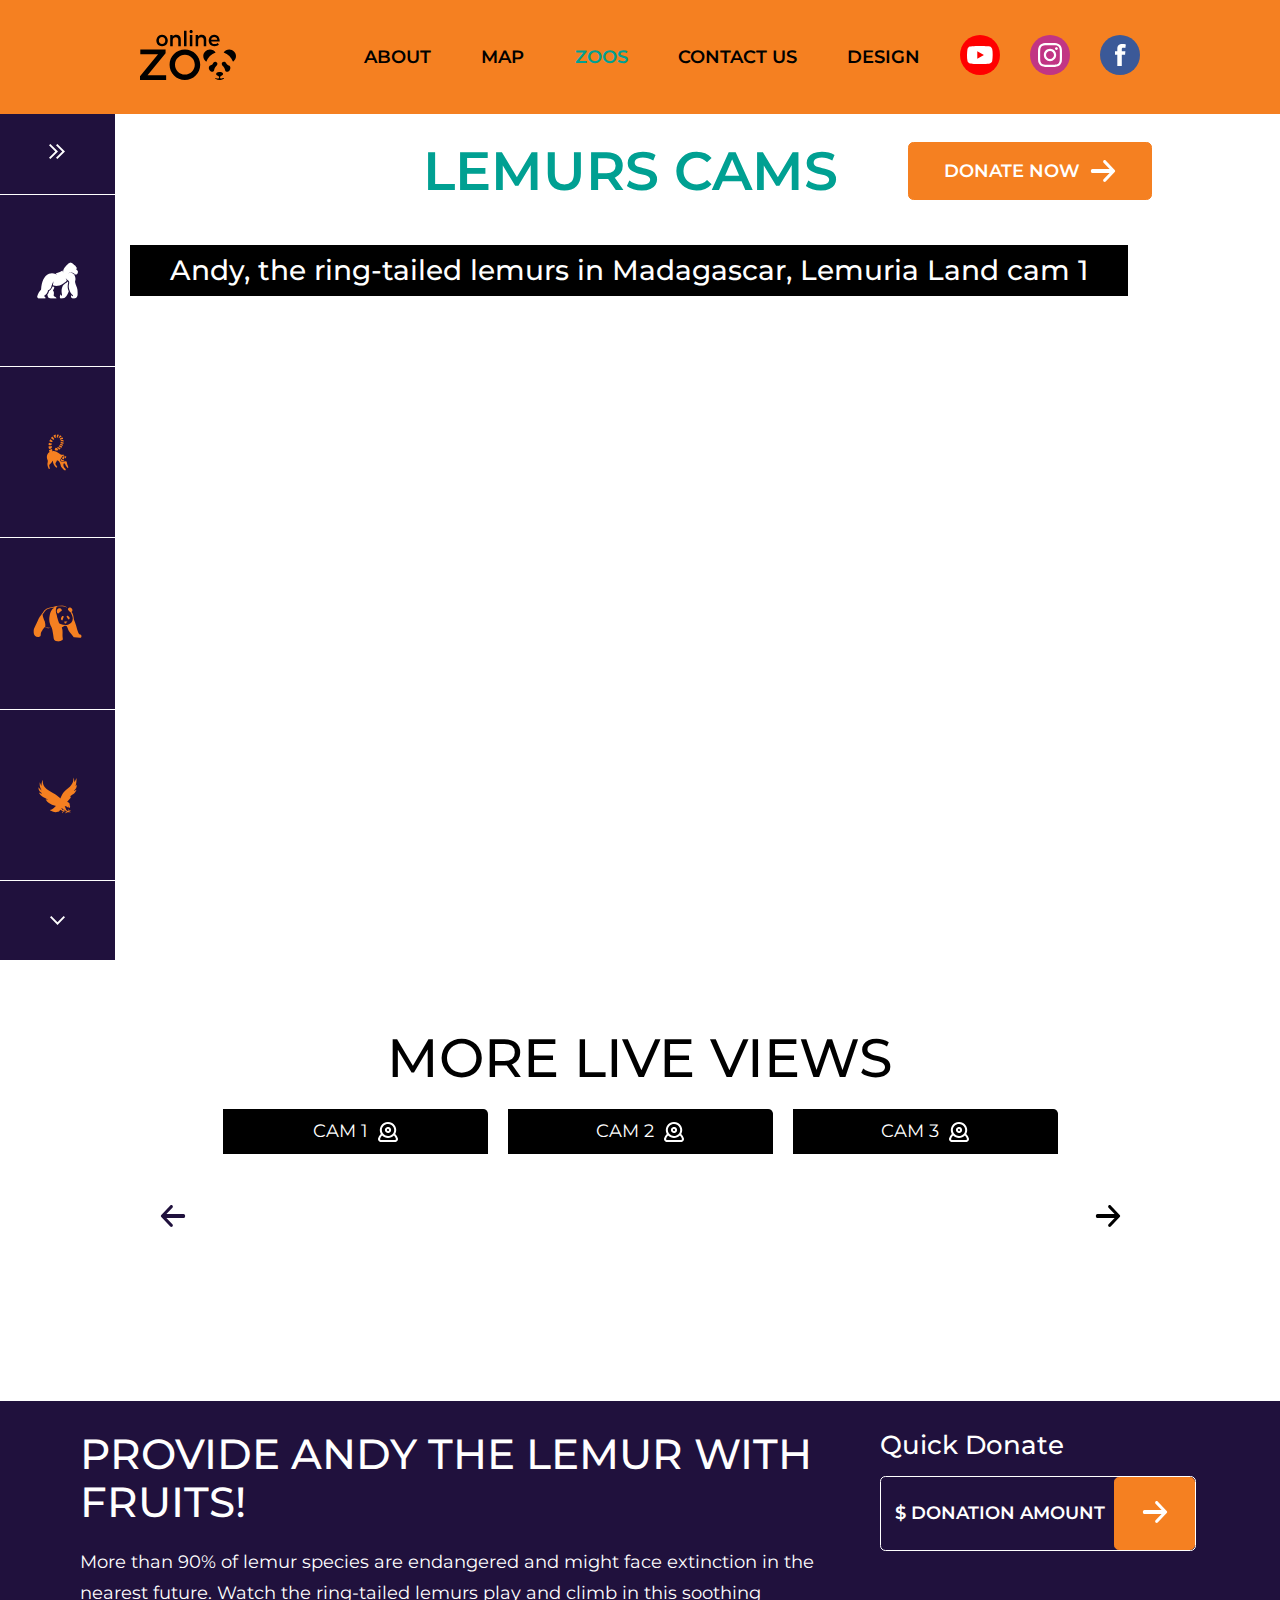
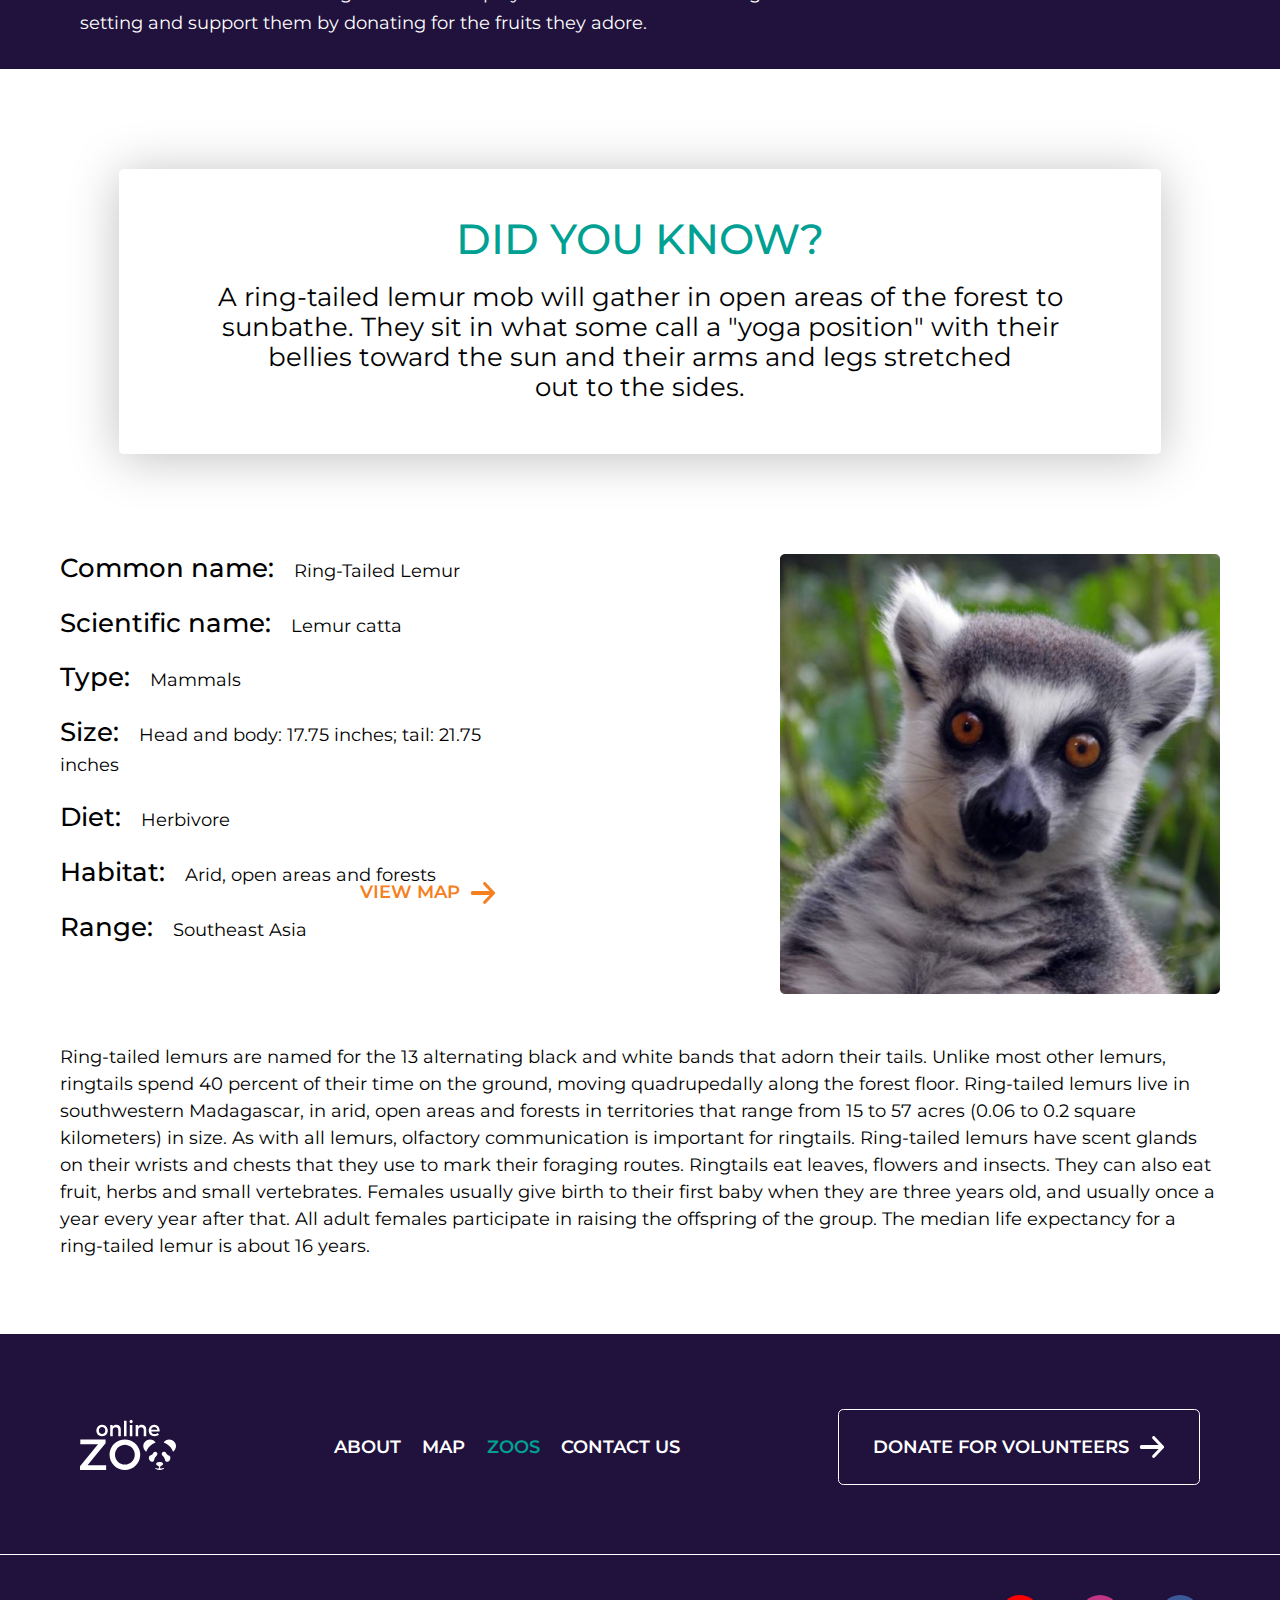
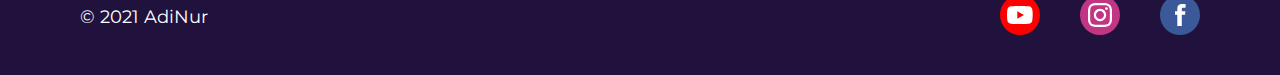
<file: online-zoo/pages/zoos/lemur/index.html>
<!DOCTYPE html>
<html lang="en">

<head>
    <meta charset="UTF-8">
    <meta http-equiv="X-UA-Compatible" content="IE=edge">
    <meta name="viewport" content="width=device-width, initial-scale=1.0">
    <title>Lemur</title>
    <link rel="stylesheet" href="../../../css/normalize.css">
    <link rel="stylesheet" href="style.css">
</head>

<body>
    <header class="header">
        <h1 class="header__heading">Online Zoo</h1>
        <div class="header__inner">
            <div class="header__logo">
                <a href="../../../index.html"><img src="../../../assets/svg/logo.svg" alt="logo of site"></a>
            </div>
            <nav class="header__nav">
                <img id="header__hamburger-close--id" class="header__hamburger-close"
                    src="../../../assets/svg/hamburger-close.svg" alt="Hamburger close icon">
                <ul class="nav__list nav__list--main">
                    <li class="nav__item"><a class="link nav__link" href="../../../index.html">About</a></li>
                    <li class="nav__item"><a class="link nav__link" href="../../map/index.html">Map</a></li>
                    <li class="nav__item">Zoos</li>
                    <li class="nav__item"><a class="link nav__link" href="../../contact/index.html">Contact us</a></li>
                    <li class="nav__item"><a class="link nav__link"
                            href="https://www.figma.com/file/lnK11foY8Aoa6oOlDXovVN/Online-ZOO-Project?node-id=0%3A1"
                            target="_blank">Design</a>
                    </li>
                </ul>
                <ul class="nav__list nav__list--social">
                    <li class="nav__item"><a class="link nav__link" href="https://www.youtube.com/" target="_blank"><img
                                src="../../../assets/svg/youtube.svg" alt="logo of youtube"></a>
                    </li>
                    <li class="nav__item"><a class="link nav__link" href="https://www.instagram.com/"
                            target="_blank"><img src="../../../assets/svg/instagram.svg" alt="logo of instagram"></a>
                    </li>
                    <li class="nav__item"><a class="link nav__link" href="https://www.facebook.com/"
                            target="_blank"><img src="../../../assets/svg/facebook.svg" alt="logo of facebook"></a></li>
                </ul>
            </nav>
            <img id="header__hamburger--id" class="header__hamburger" src="../../../assets/svg/hamburger.svg"
                alt="Humberger icon">
        </div>
    </header>

    <aside class="aside aside--desktop">
        <div class="aside__block aside__block--first">
            <div class="aside__livecam">
                <p class="aside__p">Live</p>
                <img class="aside__livecam-img" src="../../../assets/svg/zoos-livecam-icon.svg" alt="Icon live cam">
            </div>
            <img class="aside__right-arrow" src="../../../assets/svg/zoos-aside-right-arrow.svg" alt="Icon right arrow">
        </div>
        <div class="aside__block aside__block--animal aside__block--current">
            <img class="aside__animal-img--current" src="../../../assets/svg/zoos-aside-2ndcircle-current.svg" alt="">
            <img class="aside__animal-img--current" src="../../../assets/svg/zoos-aside-circle-current.svg" alt="">
            <svg class="aside__animal-img--current" width="69" height="61" viewBox="0 0 69 61" fill="none"
                xmlns="http://www.w3.org/2000/svg">
                <path fill-rule="evenodd" clip-rule="evenodd"
                    d="M48.1978 26.9514C48.8218 28.2855 49.4457 29.6197 50.0924 31.0129C49.929 31.1468 49.7636 31.2851 49.5956 31.4254L49.5948 31.4261L49.5947 31.4261C49.2148 31.7436 48.8222 32.0716 48.4133 32.3825C47.959 32.7261 47.5085 33.0745 47.0582 33.4227L47.0576 33.4233L47.0575 33.4233C45.945 34.2838 44.8339 35.1431 43.671 35.9246C39.4847 38.7465 34.8672 39.8918 29.898 39.4431C28.6841 39.3368 27.4021 38.9 26.8916 38.534C27.1864 36.41 27.4698 34.3449 27.7533 32.2799L27.7538 32.2763C27.7198 32.2645 27.6829 32.2556 27.646 32.2468C27.6091 32.2379 27.5723 32.2291 27.5382 32.2173C27.4278 32.4505 27.3182 32.6838 27.2088 32.9169L27.2085 32.9176C26.936 33.4981 26.6643 34.0768 26.381 34.6495C25.6453 36.1624 25.152 37.769 24.6575 39.3792C24.5192 39.8298 24.3807 40.2808 24.2368 40.73C23.3292 43.5283 21.7068 45.6772 18.95 46.728C18.8138 46.787 18.7004 47.0231 18.6436 47.2002C18.5325 47.5673 18.4337 47.9387 18.335 48.3098L18.3349 48.3101C18.2019 48.8102 18.069 49.3098 17.9062 49.7978C17.2822 51.6869 16.1137 53.1509 14.5367 54.2726C13.8333 54.7685 13.1299 55.2762 12.4605 55.8193C11.8819 56.2798 11.9046 56.4805 12.4719 56.941C12.5828 57.0311 12.6944 57.1199 12.8057 57.2084L12.8058 57.2085L12.8058 57.2085C13.1612 57.4912 13.5137 57.7716 13.8333 58.0862C14.3552 58.6057 14.5934 59.2669 14.4005 60.0226C14.3552 60.1997 14.0942 60.4358 13.9354 60.4358C10.2142 60.4594 6.48162 60.4594 2.76041 60.4476C2.62427 60.4476 2.4314 60.4004 2.35198 60.3059C2.23805 60.1616 2.12141 60.0178 2.00443 59.8736L2.00422 59.8733L2.00419 59.8733C1.58542 59.3571 1.16228 58.8354 0.843076 58.2633C0.638864 57.8973 0.616173 57.2834 0.752315 56.8701C2.06835 52.7023 3.75878 48.747 6.94677 45.7126C7.08291 45.5827 7.16233 45.2993 7.17367 45.0986C7.25309 42.0997 7.59345 39.1243 8.33088 36.2316C8.96621 33.7285 9.64692 31.2255 10.8495 28.9231C13.0618 24.7199 15.9208 21.2132 20.3114 19.3241C24.0893 17.7065 27.7765 17.9545 31.3729 19.8672C31.8666 20.1321 32.3131 20.4954 32.7481 20.8492C32.9528 21.0157 33.155 21.1801 33.3583 21.3313C32.9499 20.4103 32.2351 19.6547 31.4637 18.9581C32.1901 18.6705 32.9193 18.3921 33.6472 18.1143L33.6474 18.1142C36.8639 16.8863 40.0552 15.6681 42.8769 13.704C43.0011 14.1539 43.1232 14.6083 43.2459 15.0653L43.2459 15.0654C43.4034 15.6518 43.562 16.2423 43.7278 16.8328C43.7732 16.9745 43.8639 17.1044 43.9774 17.2225C43.7505 15.7584 43.7505 14.2943 44.2837 12.9483C44.7829 11.6732 45.3842 10.3862 46.1556 9.27639C48.0503 6.58441 50.3307 4.24664 52.872 2.20404L52.872 2.20402L52.872 2.204C52.9741 2.12136 53.0762 2.03873 53.1896 1.95609C53.3718 1.83506 53.5524 1.7061 53.7333 1.57687C54.6114 0.949698 55.4984 0.316114 56.6272 0.551068C58.4878 0.92889 60.0421 1.94429 61.1086 3.60906C61.4149 4.08134 61.7666 4.41194 62.2544 4.58904C63.5251 5.04951 64.4781 5.84057 65.0907 7.12753C65.3128 7.59775 65.6331 8.01417 65.9539 8.43126C66.1084 8.63207 66.263 8.83304 66.4068 9.04025C66.7017 9.4653 66.7585 9.81951 66.4294 10.3154C66.1572 10.7286 66.021 11.2836 65.9416 11.7913C65.8395 12.3934 66.0664 12.783 66.679 13.1136C68.2787 13.9637 69.209 15.8647 68.3241 17.7892C68.1766 18.108 68.0405 18.4268 67.9157 18.7574C67.3257 20.3395 66.2025 20.8944 64.6596 20.3395C64.6341 20.3306 64.6078 20.3218 64.5816 20.3129L64.5815 20.3129C64.5028 20.2863 64.4242 20.2598 64.3646 20.2332C64.081 20.6465 63.7974 21.0479 63.491 21.4729C63.4475 21.4176 63.4102 21.3772 63.3817 21.3464C63.3433 21.305 63.3209 21.2807 63.3209 21.2604C63.4116 20.245 62.8217 19.6429 62.1637 19.0289C59.0891 16.148 55.3225 16.6675 52.7472 18.3323C53.0367 18.2712 53.3236 18.2045 53.6096 18.138L53.6096 18.138C54.1529 18.0117 54.6931 17.8861 55.2431 17.801C58.5105 17.3287 61.3468 18.8518 62.8557 21.898C63.8995 23.9996 64.6369 26.1957 64.4554 28.6279L64.4534 28.6564V28.6565C64.4199 29.1328 64.3835 29.6517 64.1944 30.0684C63.5364 31.5325 63.7406 33.0083 64.1037 34.4606L64.1706 34.7312C64.5112 36.111 64.861 37.5276 65.5105 38.7465C68.0178 43.4338 68.222 48.499 68.0405 53.635C67.961 55.8429 67.2803 57.8029 65.5332 59.2315C64.5575 60.0344 63.5137 60.5893 62.209 60.483C61.6077 60.4358 60.9951 60.424 60.3938 60.483C59.2593 60.6129 58.4765 60.0226 57.8071 59.1961C57.081 58.3106 56.752 57.2834 56.9562 56.1263C57.013 55.8193 57.2285 55.4415 57.4781 55.2998C57.7916 55.1265 58.0205 55.367 58.2525 55.6107C58.2892 55.6492 58.3259 55.6878 58.363 55.7248C58.7127 56.077 59.1745 56.3358 59.6147 56.5825L59.6147 56.5825L59.6223 56.5868C60.0081 56.7993 60.2123 56.6222 60.2577 56.1735C60.3031 55.6422 60.1442 55.1935 59.7585 54.8511C57.5916 52.9266 56.2301 50.4117 55.0049 47.8024C54.0632 45.7834 53.4619 43.67 53.2464 41.4267C53.0875 39.7383 53.3712 38.0971 53.6775 36.4559C53.825 35.7121 53.9725 34.9565 54.0178 34.189C54.1199 32.6659 53.6094 31.379 52.3501 30.5643C50.7958 29.5607 49.4117 28.3564 48.2999 26.8451C48.3112 26.8805 48.2545 26.9159 48.1978 26.9514ZM51.5212 32.3137C52.1793 32.8686 52.4175 33.5062 52.2814 34.2973C52.1975 34.8087 52.1051 35.3187 52.0128 35.8287L52.0126 35.8294L52.0126 35.8295C51.8428 36.7675 51.6728 37.7058 51.5553 38.654C51.1695 41.8537 51.8843 44.8763 53.0755 47.7926C53.2911 48.3239 53.3138 48.749 53.0869 49.2803C52.0545 51.7125 50.9313 54.0857 49.4791 56.2936C47.5958 59.1509 44.9637 60.4732 41.6737 60.4732C41.4792 60.4732 41.2858 60.4764 41.0929 60.4796H41.0928C40.6439 60.4871 40.1972 60.4945 39.745 60.4614C39.5181 60.4496 39.2344 60.2961 39.1096 60.1072C38.0546 58.6196 38.2361 55.538 39.45 54.1802C39.5861 54.0267 39.8925 53.885 40.0626 53.944C40.192 53.9921 40.2837 54.1968 40.3685 54.3859C40.3878 54.429 40.4067 54.4713 40.4257 54.5107C40.4725 54.6082 40.5065 54.7155 40.5404 54.8223C40.5968 55.0002 40.6526 55.1764 40.766 55.3018C40.9703 55.5498 41.322 55.904 41.5489 55.8567C41.7871 55.8095 42.0254 55.3727 42.1275 55.0657C42.2296 54.7705 42.1955 54.4045 42.1388 54.0975C42.0566 53.6652 41.9534 53.2361 41.8505 52.8078L41.8505 52.8077C41.6695 52.0545 41.4892 51.3038 41.4241 50.5436C41.1177 47.1314 41.4127 43.7783 42.8309 40.6258C43.1599 39.9056 43.5343 39.1735 44.0221 38.5596C44.5326 37.8984 45.168 37.3199 45.8146 36.8004C46.4782 36.2577 47.162 35.7446 47.8467 35.2307L47.8468 35.2307L47.8471 35.2304C48.3095 34.8834 48.7723 34.5361 49.2295 34.1792C49.7396 33.7751 50.2446 33.3604 50.7581 32.9387C51.0099 32.7319 51.2637 32.5235 51.5212 32.3137ZM27.1375 40.7059C26.8462 40.6162 26.5535 40.5261 26.2553 40.4348C26.1543 40.6627 26.0563 40.8939 25.958 41.1258C25.7915 41.5188 25.624 41.9142 25.4385 42.3003C24.3153 44.6617 22.8404 46.7161 20.56 48.0385C20.3785 48.1447 20.2537 48.4163 20.1857 48.6406C19.6411 50.5415 18.9604 52.3598 17.7011 53.8947C17.6103 54.0128 17.5309 54.2253 17.5649 54.3552C17.962 55.6658 18.3704 56.9763 18.8129 58.2633C18.8923 58.4876 19.1306 58.7001 19.3461 58.83C20.1516 59.3023 20.9571 59.7628 21.7853 60.1996C22.0576 60.3413 22.3753 60.4712 22.6702 60.4712C25.0693 60.4889 27.4619 60.4867 29.8577 60.4845C30.657 60.4837 31.4566 60.483 32.2569 60.483H32.9603C32.884 60.3202 32.8218 60.1614 32.763 60.0111C32.6468 59.7145 32.5436 59.451 32.3704 59.2551C31.9392 58.771 31.4514 58.3105 30.9295 57.9445C30.4394 57.6014 29.9074 57.3165 29.3773 57.0327C29.2324 56.9552 29.0878 56.8778 28.9441 56.7992C28.3769 56.4804 28.1273 56.0082 28.1727 55.347C28.1802 55.1895 28.1979 55.0321 28.2155 54.8747C28.2243 54.796 28.2332 54.7173 28.2407 54.6385C28.2754 54.2811 28.3186 53.9225 28.3618 53.5635C28.46 52.7486 28.5584 51.9315 28.5584 51.1201C28.5584 49.4317 27.8323 47.9794 26.7999 46.7043C28.5924 45.3111 28.9441 43.3393 29.1143 41.3085C28.4324 41.1046 27.7885 40.9063 27.1375 40.7059Z" />
            </svg>
        </div>
        <div class="aside__block aside__block--animal">
            <a class="aside__block-link" href="../gorilla/index.html">
                <img class="aside__animal-img" src="../../../assets/svg/zoos-aside-circle.svg" alt="">
                <svg class="aside__animal-img" width="37" height="61" viewBox="0 0 37 61" fill="none"
                    xmlns="http://www.w3.org/2000/svg">
                    <path fill-rule="evenodd" clip-rule="evenodd"
                        d="M18.059 0.509589C19.0001 0.456908 19.8976 0.650073 20.8213 0.974941C20.7908 1.06204 20.7625 1.14765 20.7347 1.23176L20.7347 1.23176C20.6672 1.43593 20.6027 1.63129 20.5163 1.81784C20.2505 2.39295 19.9804 2.96805 19.7103 3.54315C19.4401 4.11826 19.17 4.69336 18.9042 5.26847L18.9035 5.2701C18.7604 5.58031 18.6907 5.73136 18.5735 5.79504C18.4623 5.85548 18.3084 5.83723 18.0083 5.80165L17.9544 5.79528C17.6494 5.76016 17.4664 5.62846 17.4229 5.32993C17.4044 5.20421 17.381 5.07786 17.3576 4.9514L17.3576 4.95136L17.3576 4.95133L17.3576 4.9513L17.3576 4.95127L17.3575 4.95123L17.3575 4.9512L17.3575 4.95117L17.3575 4.95113L17.3575 4.9511L17.3575 4.95107C17.2927 4.60071 17.2276 4.24938 17.266 3.90753C17.3622 3.06287 17.518 2.22366 17.6736 1.38561L17.6736 1.38556L17.6736 1.38548L17.6736 1.38539L17.6736 1.38531L17.6737 1.38522L17.6737 1.38513L17.6737 1.38506L17.6737 1.385L17.6737 1.38497L17.6737 1.38494L17.6737 1.3849C17.7154 1.16039 17.7571 0.935963 17.7976 0.711534C17.815 0.632512 17.9631 0.518369 18.059 0.509589ZM12.1868 3.35521L12.187 3.35546L12.187 3.35551L12.1871 3.35561C12.7648 4.22139 13.3301 5.06853 13.9201 5.90076C14.138 6.21685 14.4342 6.49781 14.9135 6.30465C15.6455 6.02368 15.8285 5.83052 15.6106 5.05786C15.3499 4.11869 15.5117 3.2156 15.6741 2.30935L15.6741 2.30933C15.6908 2.21583 15.7076 2.12229 15.7239 2.02868C15.7849 1.69503 15.7762 1.32626 15.6977 0.992616C15.6629 0.834572 15.3492 0.597506 15.2272 0.623847C13.894 0.957495 12.7263 1.61601 11.6109 2.49403C11.8051 2.7832 11.9966 3.07022 12.1868 3.35521ZM8.76397 10.0505C9.37446 10.4996 9.98674 10.95 10.6099 11.4059C10.4007 12.4157 9.86047 12.9864 8.80609 13.1005C7.35086 13.2498 6.1222 12.6527 5.01554 11.7572C4.95454 11.7045 4.9284 11.5113 4.97197 11.4235C5.03594 11.2801 5.09961 11.1364 5.16332 10.9926L5.16393 10.9912L5.16474 10.9894L5.16497 10.9889L5.16567 10.9873L5.16569 10.9872L5.16571 10.9872L5.16573 10.9872L5.16574 10.9871L5.16576 10.9871L5.16578 10.9871L5.16579 10.987L5.16581 10.987L5.16583 10.987L5.16585 10.9869L5.16586 10.9869L5.16588 10.9869L5.1659 10.9868L5.16591 10.9868C5.44847 10.349 5.73168 9.70977 6.04378 9.08797C6.12758 8.91305 6.26484 8.76714 6.39624 8.62747L6.39627 8.62743C6.45614 8.56379 6.51479 8.50144 6.56661 8.43823C7.30603 8.97791 8.03256 9.5124 8.76162 10.0488L8.76314 10.0499L8.76344 10.0501L8.76397 10.0505ZM9.15362 15.4169C7.50669 15.0043 5.91204 14.6004 4.1954 14.1614C4.15863 14.3652 4.11755 14.5755 4.07556 14.7904L4.07555 14.7905C3.99815 15.1867 3.9177 15.5985 3.85556 16.014C3.7959 16.4075 3.75649 16.8044 3.71632 17.2089V17.2089C3.69196 17.4543 3.66732 17.7025 3.63771 17.9544C5.01451 18.6481 6.42616 18.8412 7.82039 18.0335C8.81377 17.4715 9.2059 16.5408 9.15362 15.4169ZM3.69866 20.0716C3.43724 21.4589 3.64638 22.7671 4.13436 24.0403C4.17793 24.1456 4.29121 24.2598 4.39577 24.2949C6.45226 24.9885 8.77016 23.6013 9.09258 21.7311C9.13614 21.4764 9.15357 21.2043 9.13614 20.9496C9.03158 19.8345 8.82244 19.6765 7.74192 19.8345L7.43061 19.8801C6.68901 19.9889 5.94658 20.0978 5.19745 20.1594C4.86838 20.1835 4.53109 20.1497 4.18277 20.1147C4.02379 20.0988 3.86251 20.0826 3.69866 20.0716ZM9.55447 28.3061C10.2516 26.8134 10.0337 25.7422 8.85736 24.8115C7.63741 25.7422 6.22576 26.0847 4.70954 26.1373C4.60497 26.1373 4.43069 26.2866 4.40455 26.4007C4.16928 27.5158 4.5004 28.508 5.11909 29.4211C5.16862 29.4932 5.26335 29.5303 5.37034 29.5722C5.43274 29.5966 5.4993 29.6226 5.5635 29.6582C5.53333 29.6785 5.50389 29.6987 5.47475 29.7188L5.47469 29.7188C5.40286 29.7683 5.33289 29.8164 5.25851 29.8601C3.67258 30.8172 2.39164 32.0728 1.63352 33.7849C0.640137 36.0414 0.282871 38.3682 1.1804 40.7652C1.34195 41.1961 1.49054 41.6348 1.63889 42.0727L1.63893 42.0729L1.63898 42.073L1.63902 42.0732L1.63907 42.0733L1.63911 42.0734L1.63916 42.0736L1.63921 42.0737L1.63925 42.0738L1.6393 42.074L1.63934 42.0741L1.63939 42.0742L1.63943 42.0744L1.63948 42.0745L1.63953 42.0747L1.63957 42.0748L1.63962 42.0749L1.63966 42.0751C1.76313 42.4396 1.88643 42.8036 2.01694 43.1622C2.45263 44.3739 2.48749 45.6206 2.13894 46.8323C1.11069 50.3707 2.07794 53.6194 3.44602 56.8242C3.56607 57.0921 3.76207 57.3344 3.95098 57.568L3.96014 57.5793C4.22156 57.9042 4.5614 58.0095 4.97096 57.8691C5.38051 57.7198 5.67678 57.4476 5.65935 57.0174C5.64192 56.4642 5.57221 55.9111 5.44151 55.3755C5.3413 54.9496 5.2193 54.5282 5.09731 54.1067C4.97531 53.6853 4.85332 53.2638 4.75311 52.838C4.47426 51.6351 4.83153 50.6429 5.80749 49.8966C5.84912 49.8659 5.88985 49.8342 5.93027 49.8028L5.93037 49.8027L5.93047 49.8027L5.93058 49.8026L5.93068 49.8025L5.93073 49.8025L5.93078 49.8024L5.93083 49.8024L5.93089 49.8023L5.93113 49.8022C6.01735 49.7352 6.10211 49.6693 6.1909 49.6156C7.66356 48.764 8.5698 47.4294 9.31919 45.9455C9.52846 45.5238 9.79926 45.131 10.0697 44.7388L10.0697 44.7387C10.1934 44.5594 10.317 44.3801 10.4346 44.1982L10.5391 44.2509C10.5914 44.4968 10.6448 44.7426 10.6982 44.9884L10.6982 44.9886C10.8583 45.7261 11.0184 46.4636 11.1491 47.2011C11.7329 50.4059 13.6152 52.8204 15.7936 55.0682C16.0085 55.2933 16.2912 55.4587 16.5581 55.6148L16.5692 55.6213C16.9352 55.8408 17.3099 55.8408 17.6584 55.5511C18.0157 55.2525 18.1464 54.875 17.9895 54.4535C17.8327 54.0497 17.6323 53.6545 17.3883 53.2946C17.1352 52.9263 16.862 52.5732 16.589 52.2204C16.3543 51.9171 16.1197 51.614 15.8982 51.3014C14.8612 49.8439 14.8177 48.8166 15.8372 47.3591C16.6476 46.1914 17.2053 44.9182 17.702 43.5397C17.8406 43.6047 17.9769 43.6649 18.1103 43.7238L18.1105 43.7239L18.1106 43.7239L18.1107 43.724L18.1108 43.724L18.111 43.7241C18.3379 43.8243 18.5567 43.9209 18.7651 44.0314C20.9087 45.208 22.2245 47.0606 23.0088 49.3347C23.3273 50.2417 23.6018 51.1653 23.876 52.0879L23.876 52.0881L23.8762 52.0887C23.947 52.3269 24.0178 52.5651 24.0893 52.8029C24.342 53.6458 24.7515 54.3921 25.3092 55.0594C25.522 55.3123 25.7345 55.5653 25.9469 55.8182L25.947 55.8182L25.947 55.8182L25.947 55.8182C26.9438 57.0048 27.9388 58.1892 28.9516 59.3617C29.2392 59.6953 29.5878 60.0114 29.9625 60.2485C30.6421 60.6787 31.3044 60.547 31.9318 59.9412C32.3849 59.5022 32.4633 58.9578 32.0538 58.2642C31.8189 57.8647 31.5159 57.5026 31.2178 57.1464L31.2178 57.1463L31.2177 57.1463L31.2176 57.1462L31.2172 57.1457C31.1617 57.0794 31.1064 57.0133 31.0517 56.9471C30.8774 56.7364 30.677 56.5345 30.4679 56.3589C28.6989 54.8399 28.2632 52.8292 28.3417 50.6254C28.3543 50.2553 28.3992 49.8853 28.4428 49.5254L28.4429 49.5253C28.4593 49.3899 28.4755 49.2559 28.4898 49.124C28.7624 49.0715 29.0318 49.019 29.2953 48.9677L29.2969 48.9674C29.7824 48.8728 30.248 48.7821 30.677 48.7025C30.8395 49.0632 30.9915 49.4319 31.1438 49.8012C31.4735 50.6004 31.8045 51.4029 32.2455 52.1356C32.8942 53.2156 33.6628 54.2208 34.4312 55.2258L34.4316 55.2263L34.4317 55.2265L34.4317 55.2265C34.6127 55.4632 34.7936 55.6998 34.973 55.9374C35.2779 56.3413 35.6875 56.6662 36.2452 56.5345C36.5415 56.4642 36.768 55.6564 36.6199 55.0857C36.4805 54.5501 36.3149 54.0058 36.0448 53.5316C34.8422 51.398 34.3804 49.0537 34.058 46.6743C33.8924 45.4626 33.1779 44.9182 31.9754 45.1553C29.7272 45.6031 27.4703 45.8226 25.1785 45.6206C25.0217 45.6031 24.8649 45.568 24.7081 45.5329L24.708 45.5328C23.0872 45.1465 22.4423 43.6363 23.2789 42.17C23.305 42.1173 23.3312 42.0647 23.3747 42.0208C24.1538 41.2293 24.576 40.2461 25 39.2589C25.1499 38.91 25.3 38.5606 25.4661 38.2189C25.7972 37.5516 26.4246 36.9897 27.0259 36.498C27.7665 35.9009 28.6728 35.6024 29.6052 35.4005C29.7359 35.3741 29.9276 35.2512 29.9537 35.1458C29.9799 35.0229 29.8753 34.7946 29.7707 34.742C29.7042 34.7103 29.6373 34.6778 29.57 34.6451C29.1704 34.4507 28.7581 34.2502 28.333 34.1976C27.6358 34.1098 26.9126 34.1273 26.2068 34.1976C25.4225 34.2766 24.7254 34.0308 24.0718 33.7147C23.3747 33.381 22.7125 32.9244 22.0851 32.4679C20.3684 31.2123 18.6344 29.9919 16.665 29.1577C14.5563 28.2534 12.3691 27.9548 10.1034 28.2885C9.93788 28.2709 9.75489 28.2797 9.55447 28.3061ZM19.1129 26.616C18.4158 27.055 17.6576 27.2482 16.8385 27.2482C16.0543 27.2219 15.3049 27.0638 14.6688 26.5721C13.9629 26.0365 13.6928 25.2463 14.1024 24.4824C14.3638 24.0017 14.7281 23.5803 15.0925 23.1588L15.0926 23.1587L15.0927 23.1586L15.0928 23.1584L15.093 23.1583L15.0931 23.1581L15.0932 23.158L15.0933 23.1578L15.0934 23.1577L15.0936 23.1576L15.0937 23.1574L15.0938 23.1573L15.0939 23.1571L15.0939 23.1571L15.094 23.1571L15.094 23.1571L15.094 23.1571C15.2149 23.0172 15.3359 22.8773 15.453 22.7352C15.514 22.6649 15.6622 22.6386 15.7667 22.6474C17.6576 22.8318 19.1216 24.14 19.4614 25.7907C19.5486 26.1946 19.4353 26.4141 19.1129 26.616ZM9.64987 4.03198C10.6433 4.78708 12.0375 6.508 12.9873 8.13234L12.8893 8.2573L12.8893 8.25732L12.8893 8.25734L12.8891 8.25754L12.889 8.25762L12.8889 8.25782C12.6643 8.54404 12.4521 8.81441 12.2466 9.09817C12.0636 9.35279 11.8458 9.41426 11.5321 9.31767C9.92001 8.79964 8.81334 7.64065 7.64567 6.39386C8.32472 5.59561 8.98637 4.81488 9.64801 4.03418L9.64838 4.03374L9.64987 4.03198ZM23.2437 9.42381C23.9618 8.80061 24.8364 8.69169 25.7162 8.58212L25.7162 8.58211L25.7163 8.5821L25.7163 8.5821L25.7164 8.58209L25.7164 8.58209L25.7165 8.58208L25.7165 8.58208L25.7165 8.58207L25.7166 8.58206L25.7166 8.58206L25.7167 8.58205C25.9151 8.55734 26.1138 8.53259 26.311 8.50189C26.7642 8.43165 27.2173 8.29995 27.653 8.15946C27.7488 8.12434 27.8883 7.94874 27.8708 7.86094C27.7401 6.99169 27.47 6.17513 26.7467 5.6132C26.6247 5.51662 26.4243 5.45516 26.2849 5.47272C25.2218 5.63954 24.2371 6.00831 23.357 6.63171C23.2524 6.71073 23.1479 6.78975 23.052 6.87755C22.1458 7.72045 22.2068 8.6775 23.2437 9.42381ZM23.584 23.8298C22.7039 22.2494 18.8698 20.7392 17.8764 21.5909C17.8764 21.6172 17.8764 21.6611 17.8938 21.6699C19.0789 22.706 19.9329 24.0142 20.7607 25.34C20.9611 25.6649 21.1615 25.6825 21.4752 25.5771C22.2072 25.3313 23.0437 24.6464 23.584 23.8298ZM29.4388 40.8709C29.3081 41.547 29.038 41.7489 28.3409 41.7665C28.2184 41.7435 28.0959 41.7252 27.974 41.7071C27.7231 41.6696 27.4747 41.6326 27.2342 41.5557C26.4499 41.3187 26.1101 40.7655 26.2582 39.949C26.3105 39.6504 26.4238 39.3607 26.5545 39.0885C27.0251 38.1315 27.8006 37.4554 28.6894 36.911C28.9944 36.7266 29.3604 36.6125 29.7089 36.551C29.87 36.5198 30.0488 36.5641 30.2263 36.608C30.2985 36.6259 30.3704 36.6437 30.4409 36.6564C30.4262 36.7208 30.4149 36.7888 30.4035 36.857C30.3747 37.0306 30.3455 37.2064 30.2579 37.3325C29.7525 38.0612 29.6044 38.8778 29.5608 39.7382C29.5434 40.1158 29.5085 40.5021 29.4388 40.8709ZM27.8267 39.589C27.4433 39.589 27.1035 39.9314 27.1122 40.3177C27.1144 40.4173 27.1371 40.5119 27.176 40.5975C27.1377 40.5124 27.1153 40.4186 27.1132 40.3198C27.1132 39.9335 27.4443 39.5911 27.8277 39.5911C28.1108 39.5911 28.3576 39.7604 28.4697 40.0066C28.3581 39.7593 28.1107 39.589 27.8267 39.589ZM23.5053 11.861C23.8448 11.8893 24.1821 11.9173 24.5178 11.9452L24.5179 11.9452L24.5181 11.9452L24.5181 11.9452L24.5182 11.9452L24.5183 11.9452C25.8453 12.0554 27.1457 12.1633 28.4461 12.2824C28.8295 12.3175 28.9515 12.1683 28.9864 11.8083C29.0561 11.0356 28.7947 10.4298 28.1498 10.0083C27.0606 9.30592 25.1174 9.42884 24.124 10.2717C23.6186 10.6932 23.4007 11.2288 23.5053 11.861ZM22.7214 1.75488C23.767 2.3256 24.7604 2.90509 25.4575 3.89726C23.8542 4.84552 22.3031 5.76744 20.752 6.69815C20.4644 6.24157 20.4296 5.93427 20.6387 5.29331C21.0363 4.0588 21.789 3.02983 22.552 1.98667L22.5524 1.98615L22.553 1.98535C22.6091 1.90863 22.6653 1.83184 22.7214 1.75488ZM20.3512 19.9945C21.4381 20.3668 22.3115 21.0397 23.2018 21.7256L23.2018 21.7256C23.739 22.1395 24.2823 22.5581 24.8825 22.9183C24.9641 22.7888 25.0453 22.6604 25.1261 22.5328L25.1271 22.5311L25.1278 22.5301L25.1279 22.5299C25.4519 22.0179 25.7681 21.5182 26.0676 21.013C26.1111 20.9427 26.085 20.7408 26.0153 20.6881C24.8825 19.7925 23.6625 19.0725 22.1724 19.0023C21.4318 18.9847 20.7695 19.1779 20.3512 19.9945ZM28.6384 14.1647C28.621 14.884 28.6031 15.6207 28.1417 16.226C27.9606 16.166 27.7815 16.1053 27.6035 16.045C27.1309 15.8849 26.667 15.7278 26.1985 15.5938C25.3707 15.3743 24.5429 15.1724 23.7064 14.988C23.3927 14.9177 23.3229 14.7597 23.3665 14.4612C23.4798 13.6358 24.0462 13.1266 25.0047 13.0915C26.2334 13.0388 27.3662 13.4514 28.4729 13.9431C28.5513 13.9783 28.6384 14.0924 28.6384 14.1626L28.6384 14.1647ZM25.5606 40.8882C25.3745 41.1173 25.2081 41.3188 25.0529 41.5066L25.0524 41.5072C24.8807 41.715 24.7227 41.9062 24.5672 42.0999C24.5138 42.1665 24.4581 42.2316 24.4026 42.2966L24.4025 42.2967C24.268 42.4542 24.1343 42.6107 24.0356 42.7847C23.7132 43.3466 23.8701 43.9613 24.4626 44.2159C24.9332 44.4178 25.456 44.5495 25.9614 44.6022C27.3121 44.7515 28.6453 44.6198 29.9524 44.2247C29.8653 43.6101 29.5864 43.3291 28.9764 43.2676C28.672 43.2402 28.3641 43.2299 28.057 43.2197L28.0569 43.2196L28.0567 43.2196L28.0565 43.2196C27.8717 43.2134 27.6871 43.2073 27.5038 43.1974C26.3187 43.1271 26.127 42.9428 25.8917 41.7838C25.8508 41.5895 25.7707 41.3991 25.6856 41.1968C25.6438 41.0974 25.6008 40.9952 25.5606 40.8882ZM26.6596 19.4215C25.2654 18.6927 23.845 18.0606 22.2678 17.7445C22.4943 16.6206 23.235 16.1201 24.4027 16.2694C25.5791 16.4099 26.6247 16.9016 27.5833 17.5777C27.6791 17.6479 27.8011 17.8059 27.775 17.8762C27.5833 18.3679 27.3828 18.8684 27.1301 19.3337C27.0779 19.4215 26.7729 19.483 26.6596 19.4215ZM30.4855 39.0281C30.4855 39.9412 30.6337 40.0905 31.3308 39.9588C31.6183 39.9061 31.9233 39.7832 32.1586 39.6076C33.0648 38.9315 33.3175 37.2984 32.6901 36.394C32.542 36.1833 32.4113 36.0955 32.1673 36.2711C31.1565 37.0174 30.5291 37.9569 30.4855 39.0281Z" />
                </svg>
            </a>
        </div>
        <div class="aside__block aside__block--animal">
            <a class="aside__block-link" href="../lemur/index.html">
                <img class="aside__animal-img" src="../../../assets/svg/zoos-aside-circle.svg" alt="">
                <svg class="aside__animal-img" width="81" height="61" viewBox="0 0 81 61" fill="none"
                    xmlns="http://www.w3.org/2000/svg">
                    <path fill-rule="evenodd" clip-rule="evenodd"
                        d="M29.3146 37.7533C26.0305 38.7468 22.7208 38.594 19.3858 36.3776C19.1302 36.6991 18.8684 37.0226 18.6039 37.3494L18.6036 37.3498L18.6027 37.351L18.602 37.3518C17.9448 38.1639 17.2711 38.9964 16.6362 39.8678C16.1653 40.5428 15.7261 41.2434 15.287 41.9439L15.2869 41.944C14.8478 42.6446 14.4086 43.3452 13.9376 44.0203C12.8938 45.5233 12.5119 47.1538 12.6138 48.9625C12.741 51.2808 11.8245 52.4527 9.55871 52.8603C4.89978 53.701 0.724558 50.2363 0.699099 45.5233C0.699099 45.0631 0.690892 44.6029 0.682714 44.1443C0.670521 43.4606 0.658393 42.7805 0.673631 42.1096C0.716438 40.3106 1.49699 38.7456 2.27404 37.1876C2.42127 36.8924 2.56838 36.5974 2.71032 36.3012C3.07764 35.539 3.44838 34.7781 3.81917 34.017C5.19594 31.1911 6.57318 28.3642 7.77661 25.4741C9.54556 21.2384 12.2029 17.5954 14.8697 13.9395L14.8698 13.9394L14.8698 13.9394L14.8698 13.9394C15.4269 13.1756 15.9845 12.4113 16.5344 11.6409C16.5608 11.6078 16.589 11.5747 16.6175 11.5412C16.6989 11.4456 16.7833 11.3464 16.8399 11.2333C19.8185 5.80698 25.114 4.5332 30.5621 3.46323C31.9057 3.20377 33.2383 2.8788 34.5701 2.55403C36.1153 2.17724 37.6593 1.80072 39.2181 1.52708C42.0694 1.01757 44.9972 0.60996 47.8995 0.508058C51.3364 0.38068 54.2387 1.98564 56.81 4.20201C52.9148 2.21492 48.7396 1.52709 44.4116 1.62899C43.3169 1.65446 42.2222 1.75637 41.1275 1.88374C39.549 2.06207 38.8871 3.23394 38.4543 4.58414C37.3341 8.02334 37.5633 11.4116 38.7598 14.8253C39.0482 15.6454 39.228 16.5109 39.4071 17.373L39.4071 17.373L39.4071 17.373L39.4071 17.3731L39.4071 17.3731L39.4071 17.3731L39.4071 17.3732C39.5284 17.9571 39.6494 18.5394 39.8036 19.1052C40.0002 19.8102 40.1922 20.5176 40.3842 21.2253L40.3843 21.2257C41.0873 23.8167 41.7915 26.4121 42.7314 28.9133C43.1132 29.9578 44.3862 30.9768 45.4809 31.3844C49.7834 32.9384 54.1878 33.7791 58.7449 32.2251C64.4731 30.2635 67.4263 24.1494 65.2623 18.4683C64.5689 16.6686 63.7464 14.9242 62.9203 13.1724L62.9189 13.1695C62.7749 12.8641 62.6308 12.5585 62.4873 12.2523C62.3554 11.9695 62.0842 11.7426 61.8179 11.5198C61.7243 11.4415 61.6314 11.3637 61.5453 11.2842C61.216 10.9716 60.8728 10.6675 60.5285 10.3624C59.8347 9.74753 59.1368 9.12907 58.5412 8.43096C57.7011 7.43741 57.7265 6.18911 58.4648 5.11914C59.1776 4.07464 60.3233 3.81989 61.5198 4.02369C63.3783 4.3294 64.5749 5.47579 65.1859 7.18265C65.7714 8.83856 65.2114 10.2652 63.7602 11.5135C65.6696 13.093 66.3061 15.3603 66.8662 17.6021C67.0782 18.451 67.1922 19.3271 67.3064 20.2052V20.2053C67.4389 21.2247 67.5718 22.2469 67.8591 23.2322C68.3386 24.8638 68.9141 26.4733 69.4901 28.0845L69.4902 28.0846L69.4902 28.0847L69.4902 28.0849L69.4903 28.0851L69.4904 28.0854L69.4905 28.0857C69.9846 29.4677 70.4792 30.851 70.9141 32.2506C71.4789 34.0425 71.9989 35.8493 72.5185 37.6548L72.5186 37.6551L72.5187 37.6554L72.5188 37.6557C72.9595 39.187 73.4 40.7173 73.8673 42.237C74.1277 43.084 74.461 43.9101 74.7939 44.7354C74.9818 45.2009 75.1695 45.6662 75.3439 46.1347C75.9019 47.6164 77.1653 48.2836 78.4175 48.9449C78.6509 49.0681 78.8838 49.1911 79.1118 49.3192C80.2829 49.9816 80.8939 50.8477 80.5884 52.2234C80.3083 53.5226 79.4682 54.3379 77.9152 54.2869C74.7329 54.1595 71.576 53.8538 68.4192 53.5227C67.8845 53.4717 67.3244 52.9112 66.9426 52.4527C64.804 49.8796 62.691 47.2811 60.6033 44.6826C59.1522 42.8739 58.0829 40.8868 57.5228 38.6195C57.2848 37.6865 56.7995 36.8 56.3197 35.9237C56.1838 35.6753 56.0482 35.4278 55.9189 35.1803C55.7916 34.9255 55.4352 34.6962 55.1552 34.6453L54.9541 34.6054C53.3412 34.2846 51.7368 33.9654 50.3435 35.3841C49.9888 35.7643 49.4073 35.968 48.8999 36.1457L48.8924 36.1483C48.0013 36.454 47.594 37.0145 47.9249 37.8807C49.0994 41.0316 49.0107 44.2509 48.9218 47.4775V47.4776C48.8777 49.0772 48.8336 50.6786 48.9433 52.2743C48.9885 52.8858 49.074 53.4972 49.1595 54.1086C49.2664 54.8729 49.3732 55.6371 49.4015 56.4014C49.427 56.9873 49.1724 57.828 48.7651 58.1337C45.3791 60.6813 41.5857 61.1144 37.6905 59.7132C35.7557 58.9999 34.4573 57.5987 34.1518 55.204C33.5662 50.2363 32.777 45.2941 31.7587 40.4028C31.3919 38.5679 30.5094 36.8157 29.6496 35.1089L29.6489 35.1073L29.6488 35.1072L29.6488 35.1071C29.5538 34.9187 29.4592 34.7308 29.3656 34.5434C26.9215 29.6776 26.2341 24.6334 27.0997 19.2326C27.8126 14.7489 28.78 10.469 31.7587 6.92789C32.373 6.20463 33.1028 5.58404 33.8297 4.96592L33.8298 4.96584L33.8298 4.96581L33.8299 4.96579C34.127 4.71306 34.4237 4.46075 34.7119 4.20201C34.7554 4.16465 34.802 4.12881 34.8491 4.09263C34.9945 3.9808 35.1441 3.86574 35.221 3.6925C31.3004 3.74345 27.7617 4.8389 24.2738 6.46934C21.0065 7.96874 19.1341 10.6427 17.2383 13.3503C16.8149 13.9549 16.3903 14.5612 15.9488 15.1565C15.7706 15.4112 15.7706 15.8443 15.7961 16.201C16.1699 19.7673 17.5441 23.0162 18.9154 26.2585L19.0039 26.4676C19.2766 27.0863 19.4195 27.77 19.5624 28.4537C19.6196 28.7272 19.6767 29.0006 19.7422 29.2699C19.8949 29.9578 20.0477 30.6711 20.0986 31.3844C20.1089 31.5293 20.1202 31.6751 20.1315 31.8215L20.1316 31.8216L20.1316 31.8218L20.1316 31.822C20.2039 32.7568 20.2781 33.7169 20.1241 34.6198C19.8186 36.2248 19.9458 36.7088 21.6007 36.9636C22.1346 37.017 22.6731 37.0704 23.2139 37.1241C25.2516 37.3263 27.3229 37.5318 29.3146 37.7533ZM41.5862 13.8348C40.1096 13.2234 39.4986 11.7712 39.2949 10.0644C39.0658 8.20468 40.7461 5.88641 42.7064 5.19857C44.2594 4.66358 46.4488 5.52975 47.3144 7.05828C47.8236 7.9754 48.0272 8.7142 46.9071 9.50394C45.6396 10.3917 44.4623 11.3955 43.192 12.4786C42.6761 12.9184 42.145 13.3713 41.5862 13.8348ZM46.4226 21.653C45.9643 23.6655 47.2627 25.2705 48.8412 25.1431C48.9841 24.6873 49.1207 24.2409 49.2555 23.8006C49.5049 22.9858 49.7478 22.192 50.0123 21.3982C50.0823 21.1997 50.179 21.0066 50.2755 20.8139L50.2755 20.8139L50.2756 20.8138C50.3896 20.5861 50.5034 20.359 50.5723 20.1244C50.776 19.3856 51.0051 18.4176 50.0632 18.1883C49.3758 18.0354 48.2811 18.2647 47.8483 18.7488C47.1609 19.513 46.6517 20.6085 46.4226 21.653ZM55.5103 18.8004C55.6239 18.6487 55.7286 18.4835 55.8316 18.3208C56.0747 17.9371 56.3086 17.5678 56.6304 17.4247C56.9614 17.2718 57.6742 17.5775 58.0307 17.8832C58.1092 17.9509 58.1881 18.0186 58.2672 18.0864C59.1107 18.8098 59.9713 19.5479 60.5765 20.4563C60.9075 20.9913 60.7802 21.9848 60.5511 22.6472C60.3729 23.1312 59.7109 23.6407 59.2018 23.7426C58.8708 23.7936 58.3362 23.1822 58.0052 22.7746C57.4451 22.0867 56.9614 21.3734 56.4777 20.6091C56.2312 20.2744 56.0456 19.891 55.8283 19.4419L55.8282 19.4419C55.7313 19.2416 55.628 19.0282 55.5103 18.8004ZM56.8528 27.9494L56.8601 27.9449C56.8529 27.9014 56.8436 27.8558 56.834 27.8088C56.8098 27.6905 56.7838 27.5629 56.7838 27.4353C56.648 27.4014 56.5122 27.3561 56.3764 27.3108C56.1049 27.2202 55.8333 27.1296 55.5618 27.1296C54.5179 27.1296 53.4741 27.1551 52.4558 27.2825C52.0485 27.3335 51.5647 27.6137 51.3865 27.9194C51.2847 28.0977 51.6157 28.6582 51.8957 28.9129C52.0444 29.0617 52.2626 29.1149 52.4844 29.169C52.6422 29.2075 52.8019 29.2464 52.9395 29.3205C53.2196 29.4734 53.7287 29.7791 53.7033 29.9065C53.6014 30.2631 53.3468 30.6198 53.0413 30.8745C52.8934 31.0061 52.6819 31.0527 52.4203 31.1104C52.2767 31.142 52.1181 31.177 51.9466 31.2312C52.9348 31.1664 53.8508 31.1015 54.7668 31.0367C55.2904 30.9996 55.8139 30.9626 56.351 30.9255C56.0504 30.7918 55.706 30.7513 55.3744 30.7123C54.6948 30.6323 54.0689 30.5587 53.9833 29.7027C55.0243 29.0675 55.9387 28.5083 56.8528 27.9494Z" />
                </svg>
            </a>
        </div>
        <div class="aside__block aside__block--animal">
            <a class="aside__block-link" href="../panda/index.html">
                <img class="aside__animal-img" src="../../../assets/svg/zoos-aside-circle.svg" alt="">
                <svg class="aside__animal-img" width="65" height="61" viewBox="0 0 65 61" fill="none"
                    xmlns="http://www.w3.org/2000/svg">
                    <path
                        d="M19.8579 54.5723C24.1924 53.5812 26.9328 50.7994 29.709 47.8438C29.3328 47.7395 29.0463 47.6525 28.7597 47.583C24.9446 46.6441 21.4341 45.0446 18.2101 42.8713C16.222 41.5326 14.5921 39.8461 13.3562 37.7945C13.195 37.5337 13.0697 37.2555 12.9443 36.9774C12.9085 36.9078 12.9085 36.8209 12.8726 36.5775C14.0906 36.9426 15.2369 37.2903 16.3653 37.638C16.4011 37.6033 16.419 37.5859 16.4548 37.5511C16.3295 37.4468 16.222 37.3425 16.0966 37.2555C14.6279 36.3341 13.195 35.3778 11.7084 34.5085C10.0069 33.5001 8.21579 32.6308 6.56798 31.5876C4.36493 30.1793 2.80667 28.1973 1.67828 25.9023C1.62455 25.798 1.60664 25.6937 1.58873 25.5894C1.57081 25.5372 1.58873 25.4677 1.58873 25.3112C3.41565 26.0762 5.11719 27.1541 7.23068 26.9629C3.07534 24.6505 0.496158 21.4167 0.675268 16.5485C2.44845 18.4436 4.18582 20.3213 5.92318 22.199C5.95901 22.1643 6.01274 22.1121 6.04856 22.0773C5.33212 20.7212 4.49031 19.3998 3.95298 17.9742C3.41565 16.5485 3.05743 15.0011 2.87832 13.4885C2.69921 11.9759 2.84249 10.4285 2.84249 8.89854C2.93205 8.88115 3.02161 8.88115 3.09325 8.86377C3.93506 10.7067 4.77688 12.5497 5.61869 14.41C5.70825 14.41 5.7978 14.3926 5.88736 14.3926C5.85154 11.0371 6.22767 7.75105 7.82175 4.74322C7.89339 4.74322 7.96503 4.74323 8.03668 4.76061C8.03668 5.50822 8.0725 6.23844 8.03668 6.98605C7.83966 10.6546 9.29045 13.7841 11.4577 16.6354C12.9085 18.5305 14.6996 20.1127 16.6339 21.5384C19.1773 23.4161 22.0251 24.7896 24.873 26.1457C27.5238 27.3975 29.8522 29.1014 32.0374 31.0139C33.3628 32.1788 34.7419 33.2741 36.1032 34.4042C36.4793 34.7171 36.8554 35.0649 37.2853 35.4474C37.9838 33.8826 38.6286 32.4222 39.2734 30.9443C40.8317 27.4323 43.178 24.4766 46.0796 21.9209C48.3901 19.8867 50.7364 17.922 53.047 15.9052C56.1814 13.1582 58.1337 9.75047 58.7606 5.68208C58.9934 4.23902 58.8859 2.72642 58.9397 1.26597C58.9397 1.02256 58.9397 0.761771 59.0292 0.500977C60.1576 3.0046 60.48 5.64731 60.7487 8.39434C61.8592 6.20367 62.9517 4.013 64.0622 1.80495C64.1518 1.82233 64.2413 1.83972 64.313 1.8571C64.1876 4.09993 64.1697 6.34276 63.901 8.5682C63.6323 10.7763 63.1129 12.9495 62.701 15.0533C63.2562 14.2187 63.901 13.2625 64.6533 12.1672C64.707 14.3057 64.6354 16.2355 63.704 18.0611C62.7905 19.8693 61.3218 21.2254 59.7277 22.5641C60.6054 22.738 61.3039 22.4424 61.9845 22.1121C62.6472 21.7991 63.2562 21.4167 64.0264 20.982C63.9547 21.3123 63.9189 21.5384 63.8473 21.747C62.8801 24.2854 61.3756 26.4761 59.1188 28.093C57.7396 29.1014 56.2709 29.9881 54.9097 30.9965C54.05 31.6398 53.441 32.0397 53.4052 32.9264C53.9783 32.7351 54.5336 32.5612 55.1963 32.3526C54.0858 36.0385 51.1484 38.2987 48.5871 40.9414C48.8379 41.0457 49.0349 41.1153 49.2319 41.2022C50.5036 41.7064 51.5783 42.4714 52.3126 43.6189C52.8678 44.4708 52.9932 45.3749 52.7604 46.3659C52.6887 46.6615 52.8678 47.0614 53.0649 47.3222C53.6738 48.2263 53.7634 49.1477 53.2261 50.0866C52.7066 51.0081 51.8469 51.4601 50.7185 51.5297C51.6141 49.9649 51.5783 49.6172 50.3603 48.7826C50.2349 49.4259 50.1096 50.0344 49.9842 50.6777C49.1782 50.0344 48.4797 49.2694 47.602 48.8174C46.7065 48.3654 45.6497 48.2437 44.5751 47.9481C44.6288 48.1741 44.6288 48.3132 44.6825 48.4349C45.4706 50.3648 46.205 52.3294 47.1005 54.2245C47.4229 54.92 48.0677 55.5111 48.6588 56.0327C49.214 56.5195 49.6081 56.3457 49.823 55.6328C49.9663 55.1286 50.02 54.607 50.1096 54.1028C50.1991 53.6508 50.4499 53.4595 50.7723 53.5986C50.8439 54.0159 50.9335 54.3462 50.9514 54.6766C50.9693 55.0243 50.9693 55.3894 50.8976 55.7198C50.826 56.0153 50.629 56.2935 50.4857 56.5717C50.5215 56.6238 50.5752 56.6586 50.6111 56.7108C51.0947 56.3978 51.5962 56.0849 52.0619 55.7545C52.2947 55.5807 52.4738 55.3546 52.6887 55.1634C53.5306 54.4158 53.9425 54.4679 54.5336 55.459C54.2112 55.4242 53.9246 55.372 53.6201 55.3373C53.5664 56.6238 52.1693 56.6065 51.5962 57.4758C52.2768 57.441 52.8858 57.3888 53.4947 57.3888C54.4261 57.3888 54.8022 57.8061 54.6231 58.7276C54.3545 58.1017 53.9067 58.1886 53.4768 58.3625C52.5634 58.7276 51.632 58.6059 50.7006 58.4842C49.6797 58.3451 48.7662 58.4842 47.8886 59.0753C47.3154 59.4752 46.7244 59.8577 45.9005 59.6838C45.7214 59.6491 45.399 60.2228 45.1661 60.501C44.79 60.0142 44.8079 59.5447 45.4348 59.1622C45.8288 58.9188 46.2945 58.7971 46.7244 58.6233C46.993 58.5189 47.2796 58.432 47.5125 58.2581C48.0319 57.8756 48.0319 57.6322 47.5304 57.2497C46.2945 56.2761 45.0587 55.3199 43.8228 54.3462C43.7153 54.2593 43.59 54.1898 43.4825 54.1724C41.8526 54.0333 40.957 52.9901 40.2764 51.7209C40.1331 51.4427 40.0257 51.0602 39.6316 51.3036C39.4167 51.4427 39.1839 51.86 39.2555 52.0686C39.6316 53.4422 40.4555 54.5201 41.7272 55.2155C42.2825 55.1286 42.3899 53.8073 43.178 54.607C43.1064 54.9026 43.0526 55.0765 43.0168 55.2503C43.2317 55.2851 43.4646 55.372 43.6795 55.3546C44.0377 55.3546 44.396 55.2851 44.7542 55.2503C44.7721 55.3199 44.79 55.4068 44.8079 55.4763C44.5572 55.598 44.3064 55.7198 43.9661 55.8936C45.6855 55.9806 45.6855 55.9805 45.7572 56.8672C45.202 56.3457 44.6646 56.7629 44.1273 56.8325C42.9093 56.9716 42.0675 57.5279 41.6198 58.6928C41.4765 59.0579 41.0824 59.3187 40.7242 59.7186C40.7421 59.7708 40.7959 59.9446 40.8317 60.1359C40.0615 59.8751 39.8824 59.51 40.2585 58.8493C40.5451 58.3451 40.9212 57.8756 41.2615 57.3888C41.566 56.9542 41.566 56.5891 40.9929 56.3457C40.0615 55.9458 39.2734 55.3025 38.1809 55.1982C37.7689 55.1634 37.4107 54.6244 36.9987 54.2767C36.8017 54.5896 36.533 54.9548 36.3181 55.372C35.6912 56.6065 34.6345 57.3541 33.3091 57.7018C29.1358 58.8145 25.1954 58.1886 21.5236 55.9805C20.9147 55.6328 20.4669 55.0938 19.8579 54.5723Z" />
                </svg></a>
        </div>
        <div class="aside__block aside__block--last">
            <a class="aside__block-link" href=""><img class="aside__last-img"
                    src="../../../assets/svg/zoos-aside-bottom-arrow.svg" alt=""></a>
        </div>
    </aside>

    <main>
        <section class="section cameras">
            <aside class="aside aside--mobile">
                <div class="aside__inner">
                    <div class="aside__block aside__block--first">
                        <div class="aside__livecam">
                            <p class="aside__p">Live</p>
                            <img class="aside__livecam-img" src="../../../assets/svg/zoos-livecam-icon.svg"
                                alt="Icon live cam">
                        </div>
                        <img class="aside__right-arrow" src="../../../assets/svg/zoos-aside-right-arrow.svg"
                            alt="Icon right arrow">
                    </div>
                    <div class="aside__block aside__block--animal aside__block--current">
                        <img class="aside__animal-img--current"
                            src="../../../assets/svg/zoos-aside-2ndcircle-current.svg" alt="">
                        <img class="aside__animal-img--current" src="../../../assets/svg/zoos-aside-circle-current.svg"
                            alt="">
                        <svg class="aside__animal-img--current" width="37" height="61" viewBox="0 0 37 61" fill="none"
                            xmlns="http://www.w3.org/2000/svg">
                            <path fill-rule="evenodd" clip-rule="evenodd"
                                d="M18.059 0.509589C19.0001 0.456908 19.8976 0.650073 20.8213 0.974941C20.7908 1.06204 20.7625 1.14765 20.7347 1.23176L20.7347 1.23176C20.6672 1.43593 20.6027 1.63129 20.5163 1.81784C20.2505 2.39295 19.9804 2.96805 19.7103 3.54315C19.4401 4.11826 19.17 4.69336 18.9042 5.26847L18.9035 5.2701C18.7604 5.58031 18.6907 5.73136 18.5735 5.79504C18.4623 5.85548 18.3084 5.83723 18.0083 5.80165L17.9544 5.79528C17.6494 5.76016 17.4664 5.62846 17.4229 5.32993C17.4044 5.20421 17.381 5.07786 17.3576 4.9514L17.3576 4.95136L17.3576 4.95133L17.3576 4.9513L17.3576 4.95127L17.3575 4.95123L17.3575 4.9512L17.3575 4.95117L17.3575 4.95113L17.3575 4.9511L17.3575 4.95107C17.2927 4.60071 17.2276 4.24938 17.266 3.90753C17.3622 3.06287 17.518 2.22366 17.6736 1.38561L17.6736 1.38556L17.6736 1.38548L17.6736 1.38539L17.6736 1.38531L17.6737 1.38522L17.6737 1.38513L17.6737 1.38506L17.6737 1.385L17.6737 1.38497L17.6737 1.38494L17.6737 1.3849C17.7154 1.16039 17.7571 0.935963 17.7976 0.711534C17.815 0.632512 17.9631 0.518369 18.059 0.509589ZM12.1868 3.35521L12.187 3.35546L12.187 3.35551L12.1871 3.35561C12.7648 4.22139 13.3301 5.06853 13.9201 5.90076C14.138 6.21685 14.4342 6.49781 14.9135 6.30465C15.6455 6.02368 15.8285 5.83052 15.6106 5.05786C15.3499 4.11869 15.5117 3.2156 15.6741 2.30935L15.6741 2.30933C15.6908 2.21583 15.7076 2.12229 15.7239 2.02868C15.7849 1.69503 15.7762 1.32626 15.6977 0.992616C15.6629 0.834572 15.3492 0.597506 15.2272 0.623847C13.894 0.957495 12.7263 1.61601 11.6109 2.49403C11.8051 2.7832 11.9966 3.07022 12.1868 3.35521ZM8.76397 10.0505C9.37446 10.4996 9.98674 10.95 10.6099 11.4059C10.4007 12.4157 9.86047 12.9864 8.80609 13.1005C7.35086 13.2498 6.1222 12.6527 5.01554 11.7572C4.95454 11.7045 4.9284 11.5113 4.97197 11.4235C5.03594 11.2801 5.09961 11.1364 5.16332 10.9926L5.16393 10.9912L5.16474 10.9894L5.16497 10.9889L5.16567 10.9873L5.16569 10.9872L5.16571 10.9872L5.16573 10.9872L5.16574 10.9871L5.16576 10.9871L5.16578 10.9871L5.16579 10.987L5.16581 10.987L5.16583 10.987L5.16585 10.9869L5.16586 10.9869L5.16588 10.9869L5.1659 10.9868L5.16591 10.9868C5.44847 10.349 5.73168 9.70977 6.04378 9.08797C6.12758 8.91305 6.26484 8.76714 6.39624 8.62747L6.39627 8.62743C6.45614 8.56379 6.51479 8.50144 6.56661 8.43823C7.30603 8.97791 8.03256 9.5124 8.76162 10.0488L8.76314 10.0499L8.76344 10.0501L8.76397 10.0505ZM9.15362 15.4169C7.50669 15.0043 5.91204 14.6004 4.1954 14.1614C4.15863 14.3652 4.11755 14.5755 4.07556 14.7904L4.07555 14.7905C3.99815 15.1867 3.9177 15.5985 3.85556 16.014C3.7959 16.4075 3.75649 16.8044 3.71632 17.2089V17.2089C3.69196 17.4543 3.66732 17.7025 3.63771 17.9544C5.01451 18.6481 6.42616 18.8412 7.82039 18.0335C8.81377 17.4715 9.2059 16.5408 9.15362 15.4169ZM3.69866 20.0716C3.43724 21.4589 3.64638 22.7671 4.13436 24.0403C4.17793 24.1456 4.29121 24.2598 4.39577 24.2949C6.45226 24.9885 8.77016 23.6013 9.09258 21.7311C9.13614 21.4764 9.15357 21.2043 9.13614 20.9496C9.03158 19.8345 8.82244 19.6765 7.74192 19.8345L7.43061 19.8801C6.68901 19.9889 5.94658 20.0978 5.19745 20.1594C4.86838 20.1835 4.53109 20.1497 4.18277 20.1147C4.02379 20.0988 3.86251 20.0826 3.69866 20.0716ZM9.55447 28.3061C10.2516 26.8134 10.0337 25.7422 8.85736 24.8115C7.63741 25.7422 6.22576 26.0847 4.70954 26.1373C4.60497 26.1373 4.43069 26.2866 4.40455 26.4007C4.16928 27.5158 4.5004 28.508 5.11909 29.4211C5.16862 29.4932 5.26335 29.5303 5.37034 29.5722C5.43274 29.5966 5.4993 29.6226 5.5635 29.6582C5.53333 29.6785 5.50389 29.6987 5.47475 29.7188L5.47469 29.7188C5.40286 29.7683 5.33289 29.8164 5.25851 29.8601C3.67258 30.8172 2.39164 32.0728 1.63352 33.7849C0.640137 36.0414 0.282871 38.3682 1.1804 40.7652C1.34195 41.1961 1.49054 41.6348 1.63889 42.0727L1.63893 42.0729L1.63898 42.073L1.63902 42.0732L1.63907 42.0733L1.63911 42.0734L1.63916 42.0736L1.63921 42.0737L1.63925 42.0738L1.6393 42.074L1.63934 42.0741L1.63939 42.0742L1.63943 42.0744L1.63948 42.0745L1.63953 42.0747L1.63957 42.0748L1.63962 42.0749L1.63966 42.0751C1.76313 42.4396 1.88643 42.8036 2.01694 43.1622C2.45263 44.3739 2.48749 45.6206 2.13894 46.8323C1.11069 50.3707 2.07794 53.6194 3.44602 56.8242C3.56607 57.0921 3.76207 57.3344 3.95098 57.568L3.96014 57.5793C4.22156 57.9042 4.5614 58.0095 4.97096 57.8691C5.38051 57.7198 5.67678 57.4476 5.65935 57.0174C5.64192 56.4642 5.57221 55.9111 5.44151 55.3755C5.3413 54.9496 5.2193 54.5282 5.09731 54.1067C4.97531 53.6853 4.85332 53.2638 4.75311 52.838C4.47426 51.6351 4.83153 50.6429 5.80749 49.8966C5.84912 49.8659 5.88985 49.8342 5.93027 49.8028L5.93037 49.8027L5.93047 49.8027L5.93058 49.8026L5.93068 49.8025L5.93073 49.8025L5.93078 49.8024L5.93083 49.8024L5.93089 49.8023L5.93113 49.8022C6.01735 49.7352 6.10211 49.6693 6.1909 49.6156C7.66356 48.764 8.5698 47.4294 9.31919 45.9455C9.52846 45.5238 9.79926 45.131 10.0697 44.7388L10.0697 44.7387C10.1934 44.5594 10.317 44.3801 10.4346 44.1982L10.5391 44.2509C10.5914 44.4968 10.6448 44.7426 10.6982 44.9884L10.6982 44.9886C10.8583 45.7261 11.0184 46.4636 11.1491 47.2011C11.7329 50.4059 13.6152 52.8204 15.7936 55.0682C16.0085 55.2933 16.2912 55.4587 16.5581 55.6148L16.5692 55.6213C16.9352 55.8408 17.3099 55.8408 17.6584 55.5511C18.0157 55.2525 18.1464 54.875 17.9895 54.4535C17.8327 54.0497 17.6323 53.6545 17.3883 53.2946C17.1352 52.9263 16.862 52.5732 16.589 52.2204C16.3543 51.9171 16.1197 51.614 15.8982 51.3014C14.8612 49.8439 14.8177 48.8166 15.8372 47.3591C16.6476 46.1914 17.2053 44.9182 17.702 43.5397C17.8406 43.6047 17.9769 43.6649 18.1103 43.7238L18.1105 43.7239L18.1106 43.7239L18.1107 43.724L18.1108 43.724L18.111 43.7241C18.3379 43.8243 18.5567 43.9209 18.7651 44.0314C20.9087 45.208 22.2245 47.0606 23.0088 49.3347C23.3273 50.2417 23.6018 51.1653 23.876 52.0879L23.876 52.0881L23.8762 52.0887C23.947 52.3269 24.0178 52.5651 24.0893 52.8029C24.342 53.6458 24.7515 54.3921 25.3092 55.0594C25.522 55.3123 25.7345 55.5653 25.9469 55.8182L25.947 55.8182L25.947 55.8182L25.947 55.8182C26.9438 57.0048 27.9388 58.1892 28.9516 59.3617C29.2392 59.6953 29.5878 60.0114 29.9625 60.2485C30.6421 60.6787 31.3044 60.547 31.9318 59.9412C32.3849 59.5022 32.4633 58.9578 32.0538 58.2642C31.8189 57.8647 31.5159 57.5026 31.2178 57.1464L31.2178 57.1463L31.2177 57.1463L31.2176 57.1462L31.2172 57.1457C31.1617 57.0794 31.1064 57.0133 31.0517 56.9471C30.8774 56.7364 30.677 56.5345 30.4679 56.3589C28.6989 54.8399 28.2632 52.8292 28.3417 50.6254C28.3543 50.2553 28.3992 49.8853 28.4428 49.5254L28.4429 49.5253C28.4593 49.3899 28.4755 49.2559 28.4898 49.124C28.7624 49.0715 29.0318 49.019 29.2953 48.9677L29.2969 48.9674C29.7824 48.8728 30.248 48.7821 30.677 48.7025C30.8395 49.0632 30.9915 49.4319 31.1438 49.8012C31.4735 50.6004 31.8045 51.4029 32.2455 52.1356C32.8942 53.2156 33.6628 54.2208 34.4312 55.2258L34.4316 55.2263L34.4317 55.2265L34.4317 55.2265C34.6127 55.4632 34.7936 55.6998 34.973 55.9374C35.2779 56.3413 35.6875 56.6662 36.2452 56.5345C36.5415 56.4642 36.768 55.6564 36.6199 55.0857C36.4805 54.5501 36.3149 54.0058 36.0448 53.5316C34.8422 51.398 34.3804 49.0537 34.058 46.6743C33.8924 45.4626 33.1779 44.9182 31.9754 45.1553C29.7272 45.6031 27.4703 45.8226 25.1785 45.6206C25.0217 45.6031 24.8649 45.568 24.7081 45.5329L24.708 45.5328C23.0872 45.1465 22.4423 43.6363 23.2789 42.17C23.305 42.1173 23.3312 42.0647 23.3747 42.0208C24.1538 41.2293 24.576 40.2461 25 39.2589C25.1499 38.91 25.3 38.5606 25.4661 38.2189C25.7972 37.5516 26.4246 36.9897 27.0259 36.498C27.7665 35.9009 28.6728 35.6024 29.6052 35.4005C29.7359 35.3741 29.9276 35.2512 29.9537 35.1458C29.9799 35.0229 29.8753 34.7946 29.7707 34.742C29.7042 34.7103 29.6373 34.6778 29.57 34.6451C29.1704 34.4507 28.7581 34.2502 28.333 34.1976C27.6358 34.1098 26.9126 34.1273 26.2068 34.1976C25.4225 34.2766 24.7254 34.0308 24.0718 33.7147C23.3747 33.381 22.7125 32.9244 22.0851 32.4679C20.3684 31.2123 18.6344 29.9919 16.665 29.1577C14.5563 28.2534 12.3691 27.9548 10.1034 28.2885C9.93788 28.2709 9.75489 28.2797 9.55447 28.3061ZM19.1129 26.616C18.4158 27.055 17.6576 27.2482 16.8385 27.2482C16.0543 27.2219 15.3049 27.0638 14.6688 26.5721C13.9629 26.0365 13.6928 25.2463 14.1024 24.4824C14.3638 24.0017 14.7281 23.5803 15.0925 23.1588L15.0926 23.1587L15.0927 23.1586L15.0928 23.1584L15.093 23.1583L15.0931 23.1581L15.0932 23.158L15.0933 23.1578L15.0934 23.1577L15.0936 23.1576L15.0937 23.1574L15.0938 23.1573L15.0939 23.1571L15.0939 23.1571L15.094 23.1571L15.094 23.1571L15.094 23.1571C15.2149 23.0172 15.3359 22.8773 15.453 22.7352C15.514 22.6649 15.6622 22.6386 15.7667 22.6474C17.6576 22.8318 19.1216 24.14 19.4614 25.7907C19.5486 26.1946 19.4353 26.4141 19.1129 26.616ZM9.64987 4.03198C10.6433 4.78708 12.0375 6.508 12.9873 8.13234L12.8893 8.2573L12.8893 8.25732L12.8893 8.25734L12.8891 8.25754L12.889 8.25762L12.8889 8.25782C12.6643 8.54404 12.4521 8.81441 12.2466 9.09817C12.0636 9.35279 11.8458 9.41426 11.5321 9.31767C9.92001 8.79964 8.81334 7.64065 7.64567 6.39386C8.32472 5.59561 8.98637 4.81488 9.64801 4.03418L9.64838 4.03374L9.64987 4.03198ZM23.2437 9.42381C23.9618 8.80061 24.8364 8.69169 25.7162 8.58212L25.7162 8.58211L25.7163 8.5821L25.7163 8.5821L25.7164 8.58209L25.7164 8.58209L25.7165 8.58208L25.7165 8.58208L25.7165 8.58207L25.7166 8.58206L25.7166 8.58206L25.7167 8.58205C25.9151 8.55734 26.1138 8.53259 26.311 8.50189C26.7642 8.43165 27.2173 8.29995 27.653 8.15946C27.7488 8.12434 27.8883 7.94874 27.8708 7.86094C27.7401 6.99169 27.47 6.17513 26.7467 5.6132C26.6247 5.51662 26.4243 5.45516 26.2849 5.47272C25.2218 5.63954 24.2371 6.00831 23.357 6.63171C23.2524 6.71073 23.1479 6.78975 23.052 6.87755C22.1458 7.72045 22.2068 8.6775 23.2437 9.42381ZM23.584 23.8298C22.7039 22.2494 18.8698 20.7392 17.8764 21.5909C17.8764 21.6172 17.8764 21.6611 17.8938 21.6699C19.0789 22.706 19.9329 24.0142 20.7607 25.34C20.9611 25.6649 21.1615 25.6825 21.4752 25.5771C22.2072 25.3313 23.0437 24.6464 23.584 23.8298ZM29.4388 40.8709C29.3081 41.547 29.038 41.7489 28.3409 41.7665C28.2184 41.7435 28.0959 41.7252 27.974 41.7071C27.7231 41.6696 27.4747 41.6326 27.2342 41.5557C26.4499 41.3187 26.1101 40.7655 26.2582 39.949C26.3105 39.6504 26.4238 39.3607 26.5545 39.0885C27.0251 38.1315 27.8006 37.4554 28.6894 36.911C28.9944 36.7266 29.3604 36.6125 29.7089 36.551C29.87 36.5198 30.0488 36.5641 30.2263 36.608C30.2985 36.6259 30.3704 36.6437 30.4409 36.6564C30.4262 36.7208 30.4149 36.7888 30.4035 36.857C30.3747 37.0306 30.3455 37.2064 30.2579 37.3325C29.7525 38.0612 29.6044 38.8778 29.5608 39.7382C29.5434 40.1158 29.5085 40.5021 29.4388 40.8709ZM27.8267 39.589C27.4433 39.589 27.1035 39.9314 27.1122 40.3177C27.1144 40.4173 27.1371 40.5119 27.176 40.5975C27.1377 40.5124 27.1153 40.4186 27.1132 40.3198C27.1132 39.9335 27.4443 39.5911 27.8277 39.5911C28.1108 39.5911 28.3576 39.7604 28.4697 40.0066C28.3581 39.7593 28.1107 39.589 27.8267 39.589ZM23.5053 11.861C23.8448 11.8893 24.1821 11.9173 24.5178 11.9452L24.5179 11.9452L24.5181 11.9452L24.5181 11.9452L24.5182 11.9452L24.5183 11.9452C25.8453 12.0554 27.1457 12.1633 28.4461 12.2824C28.8295 12.3175 28.9515 12.1683 28.9864 11.8083C29.0561 11.0356 28.7947 10.4298 28.1498 10.0083C27.0606 9.30592 25.1174 9.42884 24.124 10.2717C23.6186 10.6932 23.4007 11.2288 23.5053 11.861ZM22.7214 1.75488C23.767 2.3256 24.7604 2.90509 25.4575 3.89726C23.8542 4.84552 22.3031 5.76744 20.752 6.69815C20.4644 6.24157 20.4296 5.93427 20.6387 5.29331C21.0363 4.0588 21.789 3.02983 22.552 1.98667L22.5524 1.98615L22.553 1.98535C22.6091 1.90863 22.6653 1.83184 22.7214 1.75488ZM20.3512 19.9945C21.4381 20.3668 22.3115 21.0397 23.2018 21.7256L23.2018 21.7256C23.739 22.1395 24.2823 22.5581 24.8825 22.9183C24.9641 22.7888 25.0453 22.6604 25.1261 22.5328L25.1271 22.5311L25.1278 22.5301L25.1279 22.5299C25.4519 22.0179 25.7681 21.5182 26.0676 21.013C26.1111 20.9427 26.085 20.7408 26.0153 20.6881C24.8825 19.7925 23.6625 19.0725 22.1724 19.0023C21.4318 18.9847 20.7695 19.1779 20.3512 19.9945ZM28.6384 14.1647C28.621 14.884 28.6031 15.6207 28.1417 16.226C27.9606 16.166 27.7815 16.1053 27.6035 16.045C27.1309 15.8849 26.667 15.7278 26.1985 15.5938C25.3707 15.3743 24.5429 15.1724 23.7064 14.988C23.3927 14.9177 23.3229 14.7597 23.3665 14.4612C23.4798 13.6358 24.0462 13.1266 25.0047 13.0915C26.2334 13.0388 27.3662 13.4514 28.4729 13.9431C28.5513 13.9783 28.6384 14.0924 28.6384 14.1626L28.6384 14.1647ZM25.5606 40.8882C25.3745 41.1173 25.2081 41.3188 25.0529 41.5066L25.0524 41.5072C24.8807 41.715 24.7227 41.9062 24.5672 42.0999C24.5138 42.1665 24.4581 42.2316 24.4026 42.2966L24.4025 42.2967C24.268 42.4542 24.1343 42.6107 24.0356 42.7847C23.7132 43.3466 23.8701 43.9613 24.4626 44.2159C24.9332 44.4178 25.456 44.5495 25.9614 44.6022C27.3121 44.7515 28.6453 44.6198 29.9524 44.2247C29.8653 43.6101 29.5864 43.3291 28.9764 43.2676C28.672 43.2402 28.3641 43.2299 28.057 43.2197L28.0569 43.2196L28.0567 43.2196L28.0565 43.2196C27.8717 43.2134 27.6871 43.2073 27.5038 43.1974C26.3187 43.1271 26.127 42.9428 25.8917 41.7838C25.8508 41.5895 25.7707 41.3991 25.6856 41.1968C25.6438 41.0974 25.6008 40.9952 25.5606 40.8882ZM26.6596 19.4215C25.2654 18.6927 23.845 18.0606 22.2678 17.7445C22.4943 16.6206 23.235 16.1201 24.4027 16.2694C25.5791 16.4099 26.6247 16.9016 27.5833 17.5777C27.6791 17.6479 27.8011 17.8059 27.775 17.8762C27.5833 18.3679 27.3828 18.8684 27.1301 19.3337C27.0779 19.4215 26.7729 19.483 26.6596 19.4215ZM30.4855 39.0281C30.4855 39.9412 30.6337 40.0905 31.3308 39.9588C31.6183 39.9061 31.9233 39.7832 32.1586 39.6076C33.0648 38.9315 33.3175 37.2984 32.6901 36.394C32.542 36.1833 32.4113 36.0955 32.1673 36.2711C31.1565 37.0174 30.5291 37.9569 30.4855 39.0281Z" />
                        </svg>
                    </div>
                    <div class="aside__block aside__block--animal">
                        <a class="aside__block-link" href="../panda/index.html">
                            <img class="aside__animal-img" src="../../../assets/svg/zoos-aside-circle.svg" alt="">
                            <svg class="aside__animal-img" width="81" height="61" viewBox="0 0 81 61" fill="none"
                                xmlns="http://www.w3.org/2000/svg">
                                <path fill-rule="evenodd" clip-rule="evenodd"
                                    d="M29.3146 37.7533C26.0305 38.7468 22.7208 38.594 19.3858 36.3776C19.1302 36.6991 18.8684 37.0226 18.6039 37.3494L18.6036 37.3498L18.6027 37.351L18.602 37.3518C17.9448 38.1639 17.2711 38.9964 16.6362 39.8678C16.1653 40.5428 15.7261 41.2434 15.287 41.9439L15.2869 41.944C14.8478 42.6446 14.4086 43.3452 13.9376 44.0203C12.8938 45.5233 12.5119 47.1538 12.6138 48.9625C12.741 51.2808 11.8245 52.4527 9.55871 52.8603C4.89978 53.701 0.724558 50.2363 0.699099 45.5233C0.699099 45.0631 0.690892 44.6029 0.682714 44.1443C0.670521 43.4606 0.658393 42.7805 0.673631 42.1096C0.716438 40.3106 1.49699 38.7456 2.27404 37.1876C2.42127 36.8924 2.56838 36.5974 2.71032 36.3012C3.07764 35.539 3.44838 34.7781 3.81917 34.017C5.19594 31.1911 6.57318 28.3642 7.77661 25.4741C9.54556 21.2384 12.2029 17.5954 14.8697 13.9395L14.8698 13.9394L14.8698 13.9394L14.8698 13.9394C15.4269 13.1756 15.9845 12.4113 16.5344 11.6409C16.5608 11.6078 16.589 11.5747 16.6175 11.5412C16.6989 11.4456 16.7833 11.3464 16.8399 11.2333C19.8185 5.80698 25.114 4.5332 30.5621 3.46323C31.9057 3.20377 33.2383 2.8788 34.5701 2.55403C36.1153 2.17724 37.6593 1.80072 39.2181 1.52708C42.0694 1.01757 44.9972 0.60996 47.8995 0.508058C51.3364 0.38068 54.2387 1.98564 56.81 4.20201C52.9148 2.21492 48.7396 1.52709 44.4116 1.62899C43.3169 1.65446 42.2222 1.75637 41.1275 1.88374C39.549 2.06207 38.8871 3.23394 38.4543 4.58414C37.3341 8.02334 37.5633 11.4116 38.7598 14.8253C39.0482 15.6454 39.228 16.5109 39.4071 17.373L39.4071 17.373L39.4071 17.373L39.4071 17.3731L39.4071 17.3731L39.4071 17.3731L39.4071 17.3732C39.5284 17.9571 39.6494 18.5394 39.8036 19.1052C40.0002 19.8102 40.1922 20.5176 40.3842 21.2253L40.3843 21.2257C41.0873 23.8167 41.7915 26.4121 42.7314 28.9133C43.1132 29.9578 44.3862 30.9768 45.4809 31.3844C49.7834 32.9384 54.1878 33.7791 58.7449 32.2251C64.4731 30.2635 67.4263 24.1494 65.2623 18.4683C64.5689 16.6686 63.7464 14.9242 62.9203 13.1724L62.9189 13.1695C62.7749 12.8641 62.6308 12.5585 62.4873 12.2523C62.3554 11.9695 62.0842 11.7426 61.8179 11.5198C61.7243 11.4415 61.6314 11.3637 61.5453 11.2842C61.216 10.9716 60.8728 10.6675 60.5285 10.3624C59.8347 9.74753 59.1368 9.12907 58.5412 8.43096C57.7011 7.43741 57.7265 6.18911 58.4648 5.11914C59.1776 4.07464 60.3233 3.81989 61.5198 4.02369C63.3783 4.3294 64.5749 5.47579 65.1859 7.18265C65.7714 8.83856 65.2114 10.2652 63.7602 11.5135C65.6696 13.093 66.3061 15.3603 66.8662 17.6021C67.0782 18.451 67.1922 19.3271 67.3064 20.2052V20.2053C67.4389 21.2247 67.5718 22.2469 67.8591 23.2322C68.3386 24.8638 68.9141 26.4733 69.4901 28.0845L69.4902 28.0846L69.4902 28.0847L69.4902 28.0849L69.4903 28.0851L69.4904 28.0854L69.4905 28.0857C69.9846 29.4677 70.4792 30.851 70.9141 32.2506C71.4789 34.0425 71.9989 35.8493 72.5185 37.6548L72.5186 37.6551L72.5187 37.6554L72.5188 37.6557C72.9595 39.187 73.4 40.7173 73.8673 42.237C74.1277 43.084 74.461 43.9101 74.7939 44.7354C74.9818 45.2009 75.1695 45.6662 75.3439 46.1347C75.9019 47.6164 77.1653 48.2836 78.4175 48.9449C78.6509 49.0681 78.8838 49.1911 79.1118 49.3192C80.2829 49.9816 80.8939 50.8477 80.5884 52.2234C80.3083 53.5226 79.4682 54.3379 77.9152 54.2869C74.7329 54.1595 71.576 53.8538 68.4192 53.5227C67.8845 53.4717 67.3244 52.9112 66.9426 52.4527C64.804 49.8796 62.691 47.2811 60.6033 44.6826C59.1522 42.8739 58.0829 40.8868 57.5228 38.6195C57.2848 37.6865 56.7995 36.8 56.3197 35.9237C56.1838 35.6753 56.0482 35.4278 55.9189 35.1803C55.7916 34.9255 55.4352 34.6962 55.1552 34.6453L54.9541 34.6054C53.3412 34.2846 51.7368 33.9654 50.3435 35.3841C49.9888 35.7643 49.4073 35.968 48.8999 36.1457L48.8924 36.1483C48.0013 36.454 47.594 37.0145 47.9249 37.8807C49.0994 41.0316 49.0107 44.2509 48.9218 47.4775V47.4776C48.8777 49.0772 48.8336 50.6786 48.9433 52.2743C48.9885 52.8858 49.074 53.4972 49.1595 54.1086C49.2664 54.8729 49.3732 55.6371 49.4015 56.4014C49.427 56.9873 49.1724 57.828 48.7651 58.1337C45.3791 60.6813 41.5857 61.1144 37.6905 59.7132C35.7557 58.9999 34.4573 57.5987 34.1518 55.204C33.5662 50.2363 32.777 45.2941 31.7587 40.4028C31.3919 38.5679 30.5094 36.8157 29.6496 35.1089L29.6489 35.1073L29.6488 35.1072L29.6488 35.1071C29.5538 34.9187 29.4592 34.7308 29.3656 34.5434C26.9215 29.6776 26.2341 24.6334 27.0997 19.2326C27.8126 14.7489 28.78 10.469 31.7587 6.92789C32.373 6.20463 33.1028 5.58404 33.8297 4.96592L33.8298 4.96584L33.8298 4.96581L33.8299 4.96579C34.127 4.71306 34.4237 4.46075 34.7119 4.20201C34.7554 4.16465 34.802 4.12881 34.8491 4.09263C34.9945 3.9808 35.1441 3.86574 35.221 3.6925C31.3004 3.74345 27.7617 4.8389 24.2738 6.46934C21.0065 7.96874 19.1341 10.6427 17.2383 13.3503C16.8149 13.9549 16.3903 14.5612 15.9488 15.1565C15.7706 15.4112 15.7706 15.8443 15.7961 16.201C16.1699 19.7673 17.5441 23.0162 18.9154 26.2585L19.0039 26.4676C19.2766 27.0863 19.4195 27.77 19.5624 28.4537C19.6196 28.7272 19.6767 29.0006 19.7422 29.2699C19.8949 29.9578 20.0477 30.6711 20.0986 31.3844C20.1089 31.5293 20.1202 31.6751 20.1315 31.8215L20.1316 31.8216L20.1316 31.8218L20.1316 31.822C20.2039 32.7568 20.2781 33.7169 20.1241 34.6198C19.8186 36.2248 19.9458 36.7088 21.6007 36.9636C22.1346 37.017 22.6731 37.0704 23.2139 37.1241C25.2516 37.3263 27.3229 37.5318 29.3146 37.7533ZM41.5862 13.8348C40.1096 13.2234 39.4986 11.7712 39.2949 10.0644C39.0658 8.20468 40.7461 5.88641 42.7064 5.19857C44.2594 4.66358 46.4488 5.52975 47.3144 7.05828C47.8236 7.9754 48.0272 8.7142 46.9071 9.50394C45.6396 10.3917 44.4623 11.3955 43.192 12.4786C42.6761 12.9184 42.145 13.3713 41.5862 13.8348ZM46.4226 21.653C45.9643 23.6655 47.2627 25.2705 48.8412 25.1431C48.9841 24.6873 49.1207 24.2409 49.2555 23.8006C49.5049 22.9858 49.7478 22.192 50.0123 21.3982C50.0823 21.1997 50.179 21.0066 50.2755 20.8139L50.2755 20.8139L50.2756 20.8138C50.3896 20.5861 50.5034 20.359 50.5723 20.1244C50.776 19.3856 51.0051 18.4176 50.0632 18.1883C49.3758 18.0354 48.2811 18.2647 47.8483 18.7488C47.1609 19.513 46.6517 20.6085 46.4226 21.653ZM55.5103 18.8004C55.6239 18.6487 55.7286 18.4835 55.8316 18.3208C56.0747 17.9371 56.3086 17.5678 56.6304 17.4247C56.9614 17.2718 57.6742 17.5775 58.0307 17.8832C58.1092 17.9509 58.1881 18.0186 58.2672 18.0864C59.1107 18.8098 59.9713 19.5479 60.5765 20.4563C60.9075 20.9913 60.7802 21.9848 60.5511 22.6472C60.3729 23.1312 59.7109 23.6407 59.2018 23.7426C58.8708 23.7936 58.3362 23.1822 58.0052 22.7746C57.4451 22.0867 56.9614 21.3734 56.4777 20.6091C56.2312 20.2744 56.0456 19.891 55.8283 19.4419L55.8282 19.4419C55.7313 19.2416 55.628 19.0282 55.5103 18.8004ZM56.8528 27.9494L56.8601 27.9449C56.8529 27.9014 56.8436 27.8558 56.834 27.8088C56.8098 27.6905 56.7838 27.5629 56.7838 27.4353C56.648 27.4014 56.5122 27.3561 56.3764 27.3108C56.1049 27.2202 55.8333 27.1296 55.5618 27.1296C54.5179 27.1296 53.4741 27.1551 52.4558 27.2825C52.0485 27.3335 51.5647 27.6137 51.3865 27.9194C51.2847 28.0977 51.6157 28.6582 51.8957 28.9129C52.0444 29.0617 52.2626 29.1149 52.4844 29.169C52.6422 29.2075 52.8019 29.2464 52.9395 29.3205C53.2196 29.4734 53.7287 29.7791 53.7033 29.9065C53.6014 30.2631 53.3468 30.6198 53.0413 30.8745C52.8934 31.0061 52.6819 31.0527 52.4203 31.1104C52.2767 31.142 52.1181 31.177 51.9466 31.2312C52.9348 31.1664 53.8508 31.1015 54.7668 31.0367C55.2904 30.9996 55.8139 30.9626 56.351 30.9255C56.0504 30.7918 55.706 30.7513 55.3744 30.7123C54.6948 30.6323 54.0689 30.5587 53.9833 29.7027C55.0243 29.0675 55.9387 28.5083 56.8528 27.9494Z" />
                            </svg>
                        </a>
                    </div>
                    <div class="aside__block aside__block--animal">
                        <a class="aside__block-link" href="../eagle/index.html">
                            <img class="aside__animal-img" src="../../../assets/svg/zoos-aside-circle.svg" alt="">
                            <svg class="aside__animal-img" width="65" height="61" viewBox="0 0 65 61" fill="none"
                                xmlns="http://www.w3.org/2000/svg">
                                <path
                                    d="M19.8579 54.5723C24.1924 53.5812 26.9328 50.7994 29.709 47.8438C29.3328 47.7395 29.0463 47.6525 28.7597 47.583C24.9446 46.6441 21.4341 45.0446 18.2101 42.8713C16.222 41.5326 14.5921 39.8461 13.3562 37.7945C13.195 37.5337 13.0697 37.2555 12.9443 36.9774C12.9085 36.9078 12.9085 36.8209 12.8726 36.5775C14.0906 36.9426 15.2369 37.2903 16.3653 37.638C16.4011 37.6033 16.419 37.5859 16.4548 37.5511C16.3295 37.4468 16.222 37.3425 16.0966 37.2555C14.6279 36.3341 13.195 35.3778 11.7084 34.5085C10.0069 33.5001 8.21579 32.6308 6.56798 31.5876C4.36493 30.1793 2.80667 28.1973 1.67828 25.9023C1.62455 25.798 1.60664 25.6937 1.58873 25.5894C1.57081 25.5372 1.58873 25.4677 1.58873 25.3112C3.41565 26.0762 5.11719 27.1541 7.23068 26.9629C3.07534 24.6505 0.496158 21.4167 0.675268 16.5485C2.44845 18.4436 4.18582 20.3213 5.92318 22.199C5.95901 22.1643 6.01274 22.1121 6.04856 22.0773C5.33212 20.7212 4.49031 19.3998 3.95298 17.9742C3.41565 16.5485 3.05743 15.0011 2.87832 13.4885C2.69921 11.9759 2.84249 10.4285 2.84249 8.89854C2.93205 8.88115 3.02161 8.88115 3.09325 8.86377C3.93506 10.7067 4.77688 12.5497 5.61869 14.41C5.70825 14.41 5.7978 14.3926 5.88736 14.3926C5.85154 11.0371 6.22767 7.75105 7.82175 4.74322C7.89339 4.74322 7.96503 4.74323 8.03668 4.76061C8.03668 5.50822 8.0725 6.23844 8.03668 6.98605C7.83966 10.6546 9.29045 13.7841 11.4577 16.6354C12.9085 18.5305 14.6996 20.1127 16.6339 21.5384C19.1773 23.4161 22.0251 24.7896 24.873 26.1457C27.5238 27.3975 29.8522 29.1014 32.0374 31.0139C33.3628 32.1788 34.7419 33.2741 36.1032 34.4042C36.4793 34.7171 36.8554 35.0649 37.2853 35.4474C37.9838 33.8826 38.6286 32.4222 39.2734 30.9443C40.8317 27.4323 43.178 24.4766 46.0796 21.9209C48.3901 19.8867 50.7364 17.922 53.047 15.9052C56.1814 13.1582 58.1337 9.75047 58.7606 5.68208C58.9934 4.23902 58.8859 2.72642 58.9397 1.26597C58.9397 1.02256 58.9397 0.761771 59.0292 0.500977C60.1576 3.0046 60.48 5.64731 60.7487 8.39434C61.8592 6.20367 62.9517 4.013 64.0622 1.80495C64.1518 1.82233 64.2413 1.83972 64.313 1.8571C64.1876 4.09993 64.1697 6.34276 63.901 8.5682C63.6323 10.7763 63.1129 12.9495 62.701 15.0533C63.2562 14.2187 63.901 13.2625 64.6533 12.1672C64.707 14.3057 64.6354 16.2355 63.704 18.0611C62.7905 19.8693 61.3218 21.2254 59.7277 22.5641C60.6054 22.738 61.3039 22.4424 61.9845 22.1121C62.6472 21.7991 63.2562 21.4167 64.0264 20.982C63.9547 21.3123 63.9189 21.5384 63.8473 21.747C62.8801 24.2854 61.3756 26.4761 59.1188 28.093C57.7396 29.1014 56.2709 29.9881 54.9097 30.9965C54.05 31.6398 53.441 32.0397 53.4052 32.9264C53.9783 32.7351 54.5336 32.5612 55.1963 32.3526C54.0858 36.0385 51.1484 38.2987 48.5871 40.9414C48.8379 41.0457 49.0349 41.1153 49.2319 41.2022C50.5036 41.7064 51.5783 42.4714 52.3126 43.6189C52.8678 44.4708 52.9932 45.3749 52.7604 46.3659C52.6887 46.6615 52.8678 47.0614 53.0649 47.3222C53.6738 48.2263 53.7634 49.1477 53.2261 50.0866C52.7066 51.0081 51.8469 51.4601 50.7185 51.5297C51.6141 49.9649 51.5783 49.6172 50.3603 48.7826C50.2349 49.4259 50.1096 50.0344 49.9842 50.6777C49.1782 50.0344 48.4797 49.2694 47.602 48.8174C46.7065 48.3654 45.6497 48.2437 44.5751 47.9481C44.6288 48.1741 44.6288 48.3132 44.6825 48.4349C45.4706 50.3648 46.205 52.3294 47.1005 54.2245C47.4229 54.92 48.0677 55.5111 48.6588 56.0327C49.214 56.5195 49.6081 56.3457 49.823 55.6328C49.9663 55.1286 50.02 54.607 50.1096 54.1028C50.1991 53.6508 50.4499 53.4595 50.7723 53.5986C50.8439 54.0159 50.9335 54.3462 50.9514 54.6766C50.9693 55.0243 50.9693 55.3894 50.8976 55.7198C50.826 56.0153 50.629 56.2935 50.4857 56.5717C50.5215 56.6238 50.5752 56.6586 50.6111 56.7108C51.0947 56.3978 51.5962 56.0849 52.0619 55.7545C52.2947 55.5807 52.4738 55.3546 52.6887 55.1634C53.5306 54.4158 53.9425 54.4679 54.5336 55.459C54.2112 55.4242 53.9246 55.372 53.6201 55.3373C53.5664 56.6238 52.1693 56.6065 51.5962 57.4758C52.2768 57.441 52.8858 57.3888 53.4947 57.3888C54.4261 57.3888 54.8022 57.8061 54.6231 58.7276C54.3545 58.1017 53.9067 58.1886 53.4768 58.3625C52.5634 58.7276 51.632 58.6059 50.7006 58.4842C49.6797 58.3451 48.7662 58.4842 47.8886 59.0753C47.3154 59.4752 46.7244 59.8577 45.9005 59.6838C45.7214 59.6491 45.399 60.2228 45.1661 60.501C44.79 60.0142 44.8079 59.5447 45.4348 59.1622C45.8288 58.9188 46.2945 58.7971 46.7244 58.6233C46.993 58.5189 47.2796 58.432 47.5125 58.2581C48.0319 57.8756 48.0319 57.6322 47.5304 57.2497C46.2945 56.2761 45.0587 55.3199 43.8228 54.3462C43.7153 54.2593 43.59 54.1898 43.4825 54.1724C41.8526 54.0333 40.957 52.9901 40.2764 51.7209C40.1331 51.4427 40.0257 51.0602 39.6316 51.3036C39.4167 51.4427 39.1839 51.86 39.2555 52.0686C39.6316 53.4422 40.4555 54.5201 41.7272 55.2155C42.2825 55.1286 42.3899 53.8073 43.178 54.607C43.1064 54.9026 43.0526 55.0765 43.0168 55.2503C43.2317 55.2851 43.4646 55.372 43.6795 55.3546C44.0377 55.3546 44.396 55.2851 44.7542 55.2503C44.7721 55.3199 44.79 55.4068 44.8079 55.4763C44.5572 55.598 44.3064 55.7198 43.9661 55.8936C45.6855 55.9806 45.6855 55.9805 45.7572 56.8672C45.202 56.3457 44.6646 56.7629 44.1273 56.8325C42.9093 56.9716 42.0675 57.5279 41.6198 58.6928C41.4765 59.0579 41.0824 59.3187 40.7242 59.7186C40.7421 59.7708 40.7959 59.9446 40.8317 60.1359C40.0615 59.8751 39.8824 59.51 40.2585 58.8493C40.5451 58.3451 40.9212 57.8756 41.2615 57.3888C41.566 56.9542 41.566 56.5891 40.9929 56.3457C40.0615 55.9458 39.2734 55.3025 38.1809 55.1982C37.7689 55.1634 37.4107 54.6244 36.9987 54.2767C36.8017 54.5896 36.533 54.9548 36.3181 55.372C35.6912 56.6065 34.6345 57.3541 33.3091 57.7018C29.1358 58.8145 25.1954 58.1886 21.5236 55.9805C20.9147 55.6328 20.4669 55.0938 19.8579 54.5723Z" />
                            </svg>
                        </a>
                    </div>
                    <div class="aside__block aside__block--animal">
                        <a class="aside__block-link" href="../gorilla/index.html">
                            <img class="aside__animal-img" src="../../../assets/svg/zoos-aside-circle.svg" alt="">
                            <svg class="aside__animal-img" width="69" height="61" viewBox="0 0 69 61" fill="none"
                                xmlns="http://www.w3.org/2000/svg">
                                <path fill-rule="evenodd" clip-rule="evenodd"
                                    d="M48.1978 26.9514C48.8218 28.2855 49.4457 29.6197 50.0924 31.0129C49.929 31.1468 49.7636 31.2851 49.5956 31.4254L49.5948 31.4261L49.5947 31.4261C49.2148 31.7436 48.8222 32.0716 48.4133 32.3825C47.959 32.7261 47.5085 33.0745 47.0582 33.4227L47.0576 33.4233L47.0575 33.4233C45.945 34.2838 44.8339 35.1431 43.671 35.9246C39.4847 38.7465 34.8672 39.8918 29.898 39.4431C28.6841 39.3368 27.4021 38.9 26.8916 38.534C27.1864 36.41 27.4698 34.3449 27.7533 32.2799L27.7538 32.2763C27.7198 32.2645 27.6829 32.2556 27.646 32.2468C27.6091 32.2379 27.5723 32.2291 27.5382 32.2173C27.4278 32.4505 27.3182 32.6838 27.2088 32.9169L27.2085 32.9176C26.936 33.4981 26.6643 34.0768 26.381 34.6495C25.6453 36.1624 25.152 37.769 24.6575 39.3792C24.5192 39.8298 24.3807 40.2808 24.2368 40.73C23.3292 43.5283 21.7068 45.6772 18.95 46.728C18.8138 46.787 18.7004 47.0231 18.6436 47.2002C18.5325 47.5673 18.4337 47.9387 18.335 48.3098L18.3349 48.3101C18.2019 48.8102 18.069 49.3098 17.9062 49.7978C17.2822 51.6869 16.1137 53.1509 14.5367 54.2726C13.8333 54.7685 13.1299 55.2762 12.4605 55.8193C11.8819 56.2798 11.9046 56.4805 12.4719 56.941C12.5828 57.0311 12.6944 57.1199 12.8057 57.2084L12.8058 57.2085L12.8058 57.2085C13.1612 57.4912 13.5137 57.7716 13.8333 58.0862C14.3552 58.6057 14.5934 59.2669 14.4005 60.0226C14.3552 60.1997 14.0942 60.4358 13.9354 60.4358C10.2142 60.4594 6.48162 60.4594 2.76041 60.4476C2.62427 60.4476 2.4314 60.4004 2.35198 60.3059C2.23805 60.1616 2.12141 60.0178 2.00443 59.8736L2.00422 59.8733L2.00419 59.8733C1.58542 59.3571 1.16228 58.8354 0.843076 58.2633C0.638864 57.8973 0.616173 57.2834 0.752315 56.8701C2.06835 52.7023 3.75878 48.747 6.94677 45.7126C7.08291 45.5827 7.16233 45.2993 7.17367 45.0986C7.25309 42.0997 7.59345 39.1243 8.33088 36.2316C8.96621 33.7285 9.64692 31.2255 10.8495 28.9231C13.0618 24.7199 15.9208 21.2132 20.3114 19.3241C24.0893 17.7065 27.7765 17.9545 31.3729 19.8672C31.8666 20.1321 32.3131 20.4954 32.7481 20.8492C32.9528 21.0157 33.155 21.1801 33.3583 21.3313C32.9499 20.4103 32.2351 19.6547 31.4637 18.9581C32.1901 18.6705 32.9193 18.3921 33.6472 18.1143L33.6474 18.1142C36.8639 16.8863 40.0552 15.6681 42.8769 13.704C43.0011 14.1539 43.1232 14.6083 43.2459 15.0653L43.2459 15.0654C43.4034 15.6518 43.562 16.2423 43.7278 16.8328C43.7732 16.9745 43.8639 17.1044 43.9774 17.2225C43.7505 15.7584 43.7505 14.2943 44.2837 12.9483C44.7829 11.6732 45.3842 10.3862 46.1556 9.27639C48.0503 6.58441 50.3307 4.24664 52.872 2.20404L52.872 2.20402L52.872 2.204C52.9741 2.12136 53.0762 2.03873 53.1896 1.95609C53.3718 1.83506 53.5524 1.7061 53.7333 1.57687C54.6114 0.949698 55.4984 0.316114 56.6272 0.551068C58.4878 0.92889 60.0421 1.94429 61.1086 3.60906C61.4149 4.08134 61.7666 4.41194 62.2544 4.58904C63.5251 5.04951 64.4781 5.84057 65.0907 7.12753C65.3128 7.59775 65.6331 8.01417 65.9539 8.43126C66.1084 8.63207 66.263 8.83304 66.4068 9.04025C66.7017 9.4653 66.7585 9.81951 66.4294 10.3154C66.1572 10.7286 66.021 11.2836 65.9416 11.7913C65.8395 12.3934 66.0664 12.783 66.679 13.1136C68.2787 13.9637 69.209 15.8647 68.3241 17.7892C68.1766 18.108 68.0405 18.4268 67.9157 18.7574C67.3257 20.3395 66.2025 20.8944 64.6596 20.3395C64.6341 20.3306 64.6078 20.3218 64.5816 20.3129L64.5815 20.3129C64.5028 20.2863 64.4242 20.2598 64.3646 20.2332C64.081 20.6465 63.7974 21.0479 63.491 21.4729C63.4475 21.4176 63.4102 21.3772 63.3817 21.3464C63.3433 21.305 63.3209 21.2807 63.3209 21.2604C63.4116 20.245 62.8217 19.6429 62.1637 19.0289C59.0891 16.148 55.3225 16.6675 52.7472 18.3323C53.0367 18.2712 53.3236 18.2045 53.6096 18.138L53.6096 18.138C54.1529 18.0117 54.6931 17.8861 55.2431 17.801C58.5105 17.3287 61.3468 18.8518 62.8557 21.898C63.8995 23.9996 64.6369 26.1957 64.4554 28.6279L64.4534 28.6564V28.6565C64.4199 29.1328 64.3835 29.6517 64.1944 30.0684C63.5364 31.5325 63.7406 33.0083 64.1037 34.4606L64.1706 34.7312C64.5112 36.111 64.861 37.5276 65.5105 38.7465C68.0178 43.4338 68.222 48.499 68.0405 53.635C67.961 55.8429 67.2803 57.8029 65.5332 59.2315C64.5575 60.0344 63.5137 60.5893 62.209 60.483C61.6077 60.4358 60.9951 60.424 60.3938 60.483C59.2593 60.6129 58.4765 60.0226 57.8071 59.1961C57.081 58.3106 56.752 57.2834 56.9562 56.1263C57.013 55.8193 57.2285 55.4415 57.4781 55.2998C57.7916 55.1265 58.0205 55.367 58.2525 55.6107C58.2892 55.6492 58.3259 55.6878 58.363 55.7248C58.7127 56.077 59.1745 56.3358 59.6147 56.5825L59.6147 56.5825L59.6223 56.5868C60.0081 56.7993 60.2123 56.6222 60.2577 56.1735C60.3031 55.6422 60.1442 55.1935 59.7585 54.8511C57.5916 52.9266 56.2301 50.4117 55.0049 47.8024C54.0632 45.7834 53.4619 43.67 53.2464 41.4267C53.0875 39.7383 53.3712 38.0971 53.6775 36.4559C53.825 35.7121 53.9725 34.9565 54.0178 34.189C54.1199 32.6659 53.6094 31.379 52.3501 30.5643C50.7958 29.5607 49.4117 28.3564 48.2999 26.8451C48.3112 26.8805 48.2545 26.9159 48.1978 26.9514ZM51.5212 32.3137C52.1793 32.8686 52.4175 33.5062 52.2814 34.2973C52.1975 34.8087 52.1051 35.3187 52.0128 35.8287L52.0126 35.8294L52.0126 35.8295C51.8428 36.7675 51.6728 37.7058 51.5553 38.654C51.1695 41.8537 51.8843 44.8763 53.0755 47.7926C53.2911 48.3239 53.3138 48.749 53.0869 49.2803C52.0545 51.7125 50.9313 54.0857 49.4791 56.2936C47.5958 59.1509 44.9637 60.4732 41.6737 60.4732C41.4792 60.4732 41.2858 60.4764 41.0929 60.4796H41.0928C40.6439 60.4871 40.1972 60.4945 39.745 60.4614C39.5181 60.4496 39.2344 60.2961 39.1096 60.1072C38.0546 58.6196 38.2361 55.538 39.45 54.1802C39.5861 54.0267 39.8925 53.885 40.0626 53.944C40.192 53.9921 40.2837 54.1968 40.3685 54.3859C40.3878 54.429 40.4067 54.4713 40.4257 54.5107C40.4725 54.6082 40.5065 54.7155 40.5404 54.8223C40.5968 55.0002 40.6526 55.1764 40.766 55.3018C40.9703 55.5498 41.322 55.904 41.5489 55.8567C41.7871 55.8095 42.0254 55.3727 42.1275 55.0657C42.2296 54.7705 42.1955 54.4045 42.1388 54.0975C42.0566 53.6652 41.9534 53.2361 41.8505 52.8078L41.8505 52.8077C41.6695 52.0545 41.4892 51.3038 41.4241 50.5436C41.1177 47.1314 41.4127 43.7783 42.8309 40.6258C43.1599 39.9056 43.5343 39.1735 44.0221 38.5596C44.5326 37.8984 45.168 37.3199 45.8146 36.8004C46.4782 36.2577 47.162 35.7446 47.8467 35.2307L47.8468 35.2307L47.8471 35.2304C48.3095 34.8834 48.7723 34.5361 49.2295 34.1792C49.7396 33.7751 50.2446 33.3604 50.7581 32.9387C51.0099 32.7319 51.2637 32.5235 51.5212 32.3137ZM27.1375 40.7059C26.8462 40.6162 26.5535 40.5261 26.2553 40.4348C26.1543 40.6627 26.0563 40.8939 25.958 41.1258C25.7915 41.5188 25.624 41.9142 25.4385 42.3003C24.3153 44.6617 22.8404 46.7161 20.56 48.0385C20.3785 48.1447 20.2537 48.4163 20.1857 48.6406C19.6411 50.5415 18.9604 52.3598 17.7011 53.8947C17.6103 54.0128 17.5309 54.2253 17.5649 54.3552C17.962 55.6658 18.3704 56.9763 18.8129 58.2633C18.8923 58.4876 19.1306 58.7001 19.3461 58.83C20.1516 59.3023 20.9571 59.7628 21.7853 60.1996C22.0576 60.3413 22.3753 60.4712 22.6702 60.4712C25.0693 60.4889 27.4619 60.4867 29.8577 60.4845C30.657 60.4837 31.4566 60.483 32.2569 60.483H32.9603C32.884 60.3202 32.8218 60.1614 32.763 60.0111C32.6468 59.7145 32.5436 59.451 32.3704 59.2551C31.9392 58.771 31.4514 58.3105 30.9295 57.9445C30.4394 57.6014 29.9074 57.3165 29.3773 57.0327C29.2324 56.9552 29.0878 56.8778 28.9441 56.7992C28.3769 56.4804 28.1273 56.0082 28.1727 55.347C28.1802 55.1895 28.1979 55.0321 28.2155 54.8747C28.2243 54.796 28.2332 54.7173 28.2407 54.6385C28.2754 54.2811 28.3186 53.9225 28.3618 53.5635C28.46 52.7486 28.5584 51.9315 28.5584 51.1201C28.5584 49.4317 27.8323 47.9794 26.7999 46.7043C28.5924 45.3111 28.9441 43.3393 29.1143 41.3085C28.4324 41.1046 27.7885 40.9063 27.1375 40.7059Z" />
                            </svg></a>
                    </div>
                    <div class="aside__block aside__block--last">
                        <a class="aside__block-link" href=""><img class="aside__last-img"
                                src="../../../assets/svg/zoos-aside-bottom-arrow.svg" alt=""></a>
                    </div>
                </div>
            </aside>

            <div class="cameras__inner">
                <div class="cameras__top-row">
                    <h3 class="cameras__heading">Lemurs cams</h3>
                    <div class="cameras__btn cameras__btn--1st">
                        <a class="btn--link cameras__btn-link" href="#">Donate now<img class="cameras__btn-img"
                                src="../../../assets/svg/right-arrow.svg" alt="Right arrow"></a>
                    </div>
                </div>
                <div class="cameras__youtube">
                    <div class="cameras__blanket--main"></div>
                    <p class="cameras__youtube-p">Andy, the ring-tailed lemurs in Madagascar, Lemuria Land cam 1</p>
                    <iframe class="cameras__iframe" width="560" height="315"
                        src="https://www.youtube.com/embed/zar9Ec4ta3k" title="YouTube video player" frameborder="0"
                        allow="accelerometer; autoplay; clipboard-write; encrypted-media; gyroscope; picture-in-picture"
                        allowfullscreen></iframe>
                </div>
                <div class="livecams">
                    <h4 class="livecams__subheading">
                        More live views
                    </h4>
                    <div class="livecams__inner">
                        <button class="livecams__btn livecams__btn--left">
                            <svg class="livecams__btn-svg" width="26" height="22" viewBox="0 0 26 22" fill="#20113D"
                                xmlns="http://www.w3.org/2000/svg">
                                <path fill-rule="evenodd" clip-rule="evenodd"
                                    d="M11.9318 0.119971C12.1139 0.199174 12.2794 0.315255 12.4187 0.461565C12.5583 0.607505 12.6691 0.780876 12.7446 0.971748C12.8202 1.16262 12.8591 1.36724 12.8591 1.57389C12.8591 1.78055 12.8202 1.98517 12.7446 2.17604C12.6691 2.36691 12.5583 2.54028 12.4187 2.68622L6.39097 9H23.5416C23.9659 9 24.3729 9.21071 24.673 9.58579C24.973 9.96086 25.1416 10.4696 25.1416 11C25.1416 11.5304 24.973 12.0391 24.673 12.4142C24.3729 12.7893 23.9659 13 23.5416 13H6.39018L12.4187 19.3146C12.7002 19.6096 12.8584 20.0097 12.8584 20.4269C12.8584 20.8441 12.7002 21.2443 12.4187 21.5393C12.1371 21.8343 11.7553 22 11.3571 22C10.959 22 10.5771 21.8343 10.2956 21.5393L1.29962 12.1127C1.15999 11.9668 1.04921 11.7934 0.973627 11.6026C0.898043 11.4117 0.859135 11.2071 0.859135 11.0004C0.859135 10.7938 0.898043 10.5891 0.973627 10.3983C1.04921 10.2074 1.15999 10.034 1.29962 9.88808L10.2956 0.461565C10.4349 0.315255 10.6003 0.199174 10.7825 0.119971C10.9646 0.0407677 11.1599 0 11.3571 0C11.5543 0 11.7496 0.0407677 11.9318 0.119971Z" />
                            </svg>
                        </button>
                        <div class="livecam1">
                            <div class="livecam1__blanket"></div>
                            <div class="livecam1__inner">
                                <p class="livecam1__p">cam 1</p>
                                <img class="livecam1__img" src="../../../assets/svg/zoos-livecam-icon.svg"
                                    alt="Icon live cam">
                            </div>
                            <iframe class="livecam1__iframe" width="560" height="315"
                                src="https://www.youtube.com/embed/2M1BmfHlOEI" title="YouTube video player"
                                frameborder="0"
                                allow="accelerometer; autoplay; clipboard-write; encrypted-media; gyroscope; picture-in-picture"
                                allowfullscreen></iframe>
                        </div>
                        <div class="livecam1">
                            <div class="livecam1__blanket"></div>
                            <div class="livecam1__inner">
                                <p class="livecam1__p">cam 2</p>
                                <img class="livecam1__img" src="../../../assets/svg/zoos-livecam-icon.svg"
                                    alt="Icon live cam">
                            </div>
                            <iframe class="livecam1__iframe" width="560" height="315"
                                src="https://www.youtube.com/embed/xAYBNaq8VcQ" title="YouTube video player"
                                frameborder="0"
                                allow="accelerometer; autoplay; clipboard-write; encrypted-media; gyroscope; picture-in-picture"
                                allowfullscreen></iframe>
                        </div>
                        <div class="livecam1">
                            <div class="livecam1__blanket"></div>
                            <div class="livecam1__inner">
                                <p class="livecam1__p">cam 3</p>
                                <img class="livecam1__img" src="../../../assets/svg/zoos-livecam-icon.svg"
                                    alt="Icon live cam">
                            </div>
                            <iframe class="livecam1__iframe" width="560" height="315"
                                src="https://www.youtube.com/embed/Ot395OlbrLc" title="YouTube video player"
                                frameborder="0"
                                allow="accelerometer; autoplay; clipboard-write; encrypted-media; gyroscope; picture-in-picture"
                                allowfullscreen></iframe>
                        </div>
                        <button class="livecams__btn livecams__btn--right">
                            <svg class="livecams__btn-svg" width="26" height="22" viewBox="0 0 26 22"
                                xmlns="http://www.w3.org/2000/svg">
                                <path fill-rule="evenodd" clip-rule="evenodd"
                                    d="M14.0682 0.119971C13.8861 0.199174 13.7206 0.315255 13.5813 0.461565C13.4417 0.607505 13.3309 0.780876 13.2554 0.971748C13.1798 1.16262 13.1409 1.36724 13.1409 1.57389C13.1409 1.78055 13.1798 1.98517 13.2554 2.17604C13.3309 2.36691 13.4417 2.54028 13.5813 2.68622L19.609 9H2.4584C2.03405 9 1.62709 9.21071 1.32703 9.58579C1.02697 9.96086 0.858398 10.4696 0.858398 11C0.858398 11.5304 1.02697 12.0391 1.32703 12.4142C1.62709 12.7893 2.03405 13 2.4584 13H19.6098L13.5813 19.3146C13.2998 19.6096 13.1416 20.0097 13.1416 20.4269C13.1416 20.8441 13.2998 21.2443 13.5813 21.5393C13.8629 21.8343 14.2447 22 14.6429 22C15.041 22 15.4229 21.8343 15.7044 21.5393L24.7004 12.1127C24.84 11.9668 24.9508 11.7934 25.0264 11.6026C25.102 11.4117 25.1409 11.2071 25.1409 11.0004C25.1409 10.7938 25.102 10.5891 25.0264 10.3983C24.9508 10.2074 24.84 10.034 24.7004 9.88808L15.7044 0.461565C15.5651 0.315255 15.3997 0.199174 15.2175 0.119971C15.0354 0.0407677 14.8401 0 14.6429 0C14.4457 0 14.2504 0.0407677 14.0682 0.119971Z" />
                            </svg>
                        </button>
                    </div>
                </div>
            </div>
        </section>

        <section class="section donation">
            <div class="donation__inner">
                <div class="donation__left">
                    <h4 class="donation__heading">
                        Provide Andy the lemur with fruits!
                    </h4>
                    <p class="donation__description">More than 90% of lemur species are endangered and might face
                        extinction in the nearest future.
                        Watch the ring-tailed lemurs play and climb in this soothing setting and support them by
                        donating for the fruits they adore.</p>
                </div>
                <div class="donation__right">
                    <h5 class="donation__subheading">
                        Quick Donate
                    </h5>
                    <form class="donation__form">
                        <input class="donation__input" name="name" type="number" placeholder="$ donation amount">
                        <button class="donation__btn" type="submit"><img src="../../../assets/svg/right-arrow.svg"
                                alt="Right arrow"></button>
                    </form>
                </div>
            </div>
        </section>

        <section class="section know">
            <div class="know__inner">
                <div class="know__top">
                    <h4 class="know__heading">
                        Did you know?
                    </h4>
                    <h5 class="know__subheading">A ring-tailed lemur mob will gather in open areas of the forest to
                        sunbathe. They sit in what
                        some call a "yoga position" with their<br>bellies toward the sun and their arms and legs
                        stretched<br>
                        out to the sides.</h5>
                </div>

                <div class="know__card">
                    <img class="know__img" src="../../../assets/img/zoos-lemur.jpg" alt="Picture of eagle">
                    <div class="know__table">
                        <h5 class="know__table-h5">Common name:<span class="know__span">Ring-Tailed Lemur</span></h5>
                        <h5 class="know__table-h5">Scientific name:<span class="know__span">Lemur catta</span></h5>
                        <h5 class="know__table-h5">Type:<span class="know__span">Mammals</span></h5>
                        <h5 class="know__table-h5">Size:<span class="know__span">Head and body: 17.75 inches; tail:
                                21.75 inches</span></h5>
                        <h5 class="know__table-h5">Diet:<span class="know__span">Herbivore</span></h5>
                        <h5 class="know__table-h5">Habitat:<span class="know__span">Arid, open areas and forests</span>
                        </h5>
                        <h5 class="know__table-h5">Range:<span class="know__span">Southeast Asia</span></h5>
                        <div class="know__btn">
                            <a class="know__btn-link" href="../../../pages/map/index.html">View map<svg
                                    class="know__btn-svg" width="26" height="22" viewBox="0 0 26 22" fill="#F58021"
                                    xmlns="http://www.w3.org/2000/svg">
                                    <path fill-rule="evenodd" clip-rule="evenodd"
                                        d="M14.0682 0.119971C13.8861 0.199174 13.7206 0.315255 13.5813 0.461565C13.4417 0.607505 13.3309 0.780876 13.2554 0.971748C13.1798 1.16262 13.1409 1.36724 13.1409 1.57389C13.1409 1.78055 13.1798 1.98517 13.2554 2.17604C13.3309 2.36691 13.4417 2.54028 13.5813 2.68622L19.609 9H2.4584C2.03405 9 1.62709 9.21071 1.32703 9.58579C1.02697 9.96086 0.858398 10.4696 0.858398 11C0.858398 11.5304 1.02697 12.0391 1.32703 12.4142C1.62709 12.7893 2.03405 13 2.4584 13H19.6098L13.5813 19.3146C13.2998 19.6096 13.1416 20.0097 13.1416 20.4269C13.1416 20.8441 13.2998 21.2443 13.5813 21.5393C13.8629 21.8343 14.2447 22 14.6429 22C15.041 22 15.4229 21.8343 15.7044 21.5393L24.7004 12.1127C24.84 11.9668 24.9508 11.7934 25.0264 11.6026C25.102 11.4117 25.1409 11.2071 25.1409 11.0004C25.1409 10.7938 25.102 10.5891 25.0264 10.3983C24.9508 10.2074 24.84 10.034 24.7004 9.88808L15.7044 0.461565C15.5651 0.315255 15.3997 0.199174 15.2175 0.119971C15.0354 0.0407677 14.8401 0 14.6429 0C14.4457 0 14.2504 0.0407677 14.0682 0.119971Z" />
                                </svg></a>
                        </div>
                    </div>

                    <p class="know__description">Ring-tailed lemurs are named for the 13 alternating black and white
                        bands that adorn their tails.
                        Unlike most other lemurs, ringtails spend 40 percent of their time on the ground, moving
                        quadrupedally along the forest floor. Ring-tailed lemurs live in southwestern Madagascar, in
                        arid, open areas and forests in territories that range from 15 to 57 acres (0.06 to 0.2 square
                        kilometers) in size. As with all lemurs, olfactory communication is important for ringtails.
                        Ring-tailed lemurs have scent glands on their wrists and chests that they use to mark their
                        foraging routes. Ringtails eat leaves, flowers and insects. They can also eat fruit, herbs and
                        small vertebrates.
                        Females usually give birth to their first baby when they are three years old, and usually once a
                        year every year after that. All adult females participate in raising the offspring of the group.
                        The median life expectancy for a <br>ring-tailed lemur is about 16 years.</p>
                </div>
            </div>
        </section>

    </main>

    <footer class="footer">
        <div class="footer__inner">
            <div class="footer__main">
                <ul class="list footer__logos">
                    <li><img title="Online Zoo" src="../../../assets/svg/footer-logo.svg" alt="Logo of Website"></li>
                </ul>

                <nav class="footer__nav">
                    <ul class="nav__list nav__list--footer">
                        <li class="nav__item"><a class="link nav__link--footer" href="../../../index.html"
                                class="about">About</a>
                        </li>
                        <li class="nav__item"><a class="link nav__link--footer" href="../../map/index.html">Map</a>
                        </li>
                        <li class="nav__item">Zoos</li>
                        <li class="nav__item"><a class="link nav__link--footer" href="../../contact/index.html">Contact
                                us</a></li>
                    </ul>
                </nav>

                <div class="btn footer__btn">
                    <a class="footer__btn-link" href="#">Donate for volunteers<img
                            src="../../../assets/svg/right-arrow.svg" alt=""></a>
                </div>
            </div>

            <div class="footer__secondary">
                <div class="footer__production">
                    <p class="footer__p" title="AdiNur">&#169 2021 AdiNur</p>
                </div>
                <ul class="nav__list nav__list--foot-social">
                    <li class="nav__item"><a class="link nav__link" href="https://www.youtube.com/" target="_blank"><img
                                src="../../../assets/svg/youtube.svg" alt="logo of youtube"></a>
                    </li>
                    <li class="nav__item"><a class="link nav__link" href="https://www.instagram.com/"
                            target="_blank"><img src="../../../assets/svg/instagram.svg" alt="logo of instagram"></a>
                    </li>
                    <li class="nav__item"><a class="link nav__link" href="https://www.facebook.com/"
                            target="_blank"><img src="../../../assets/svg/facebook.svg" alt="logo of facebook"></a></li>
                </ul>
            </div>
        </div>
    </footer>

    <script src="index.js"></script>
</body>

</html>
</file>
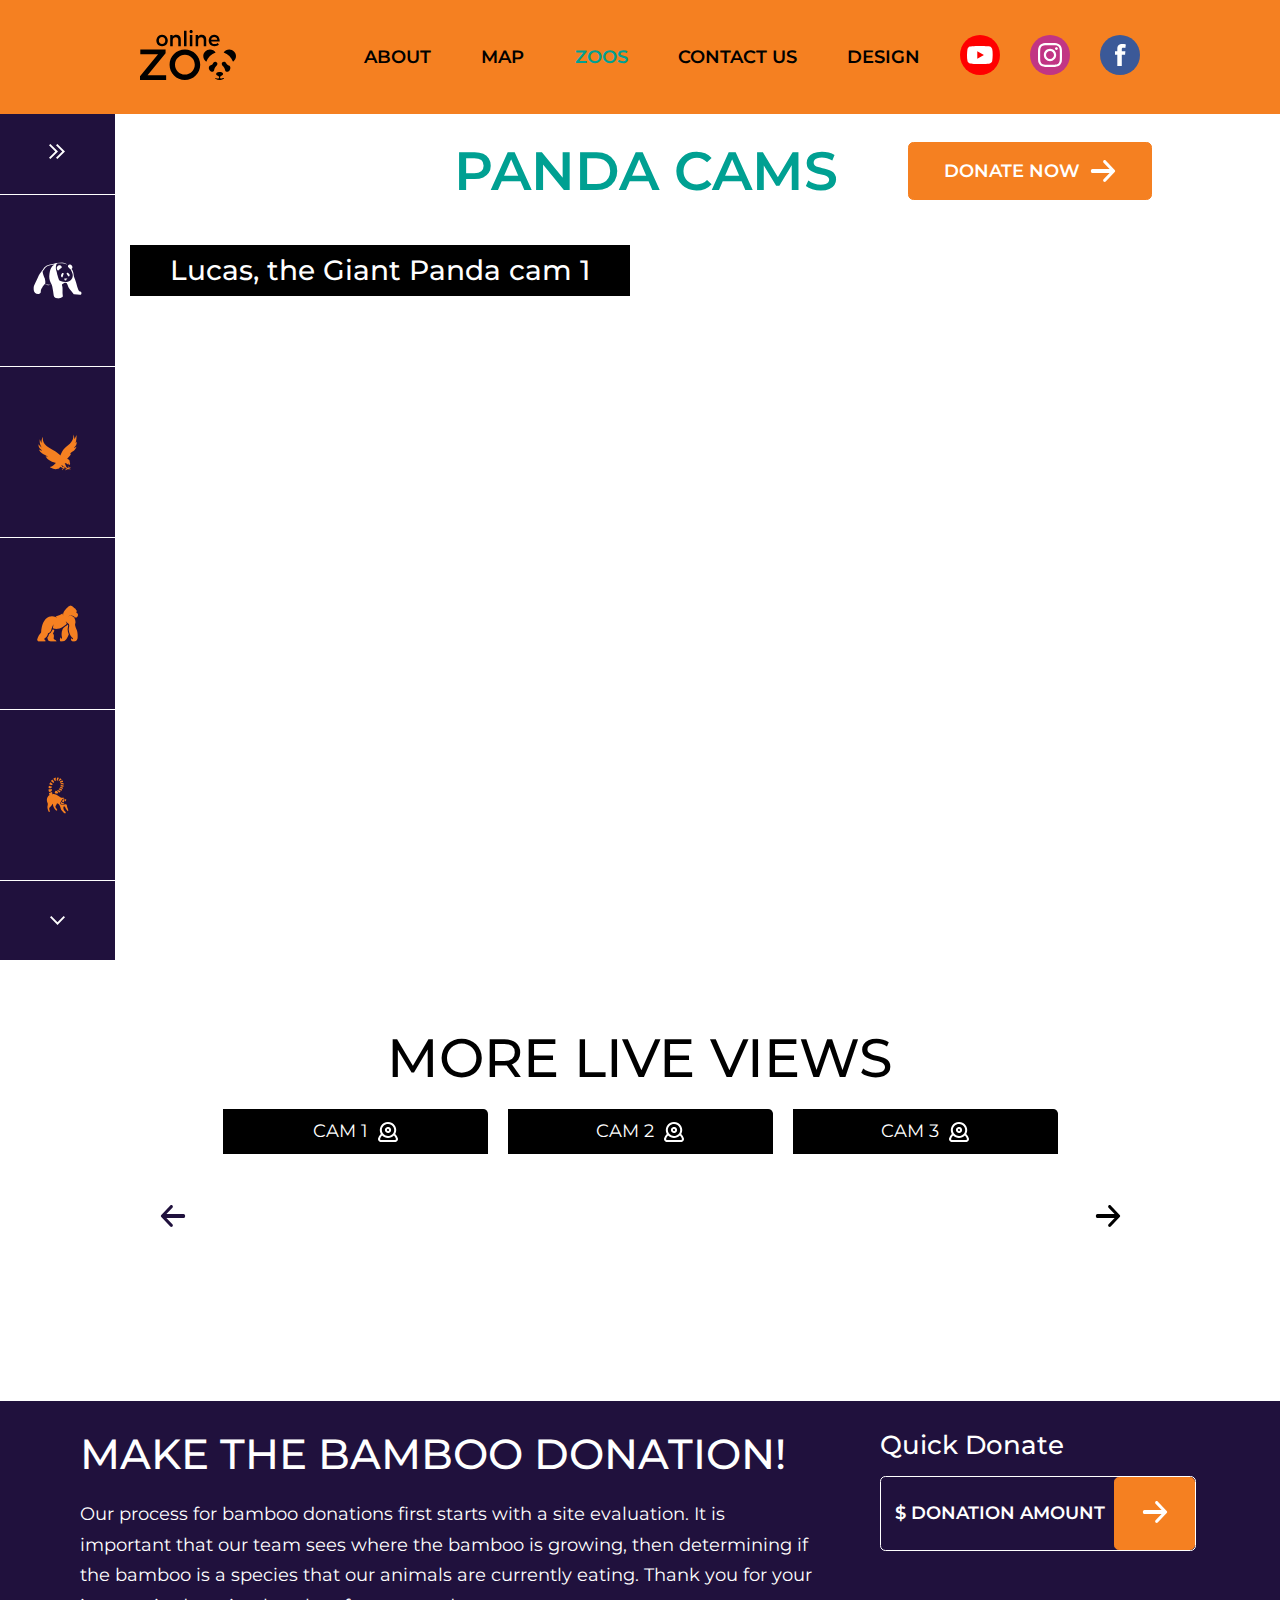
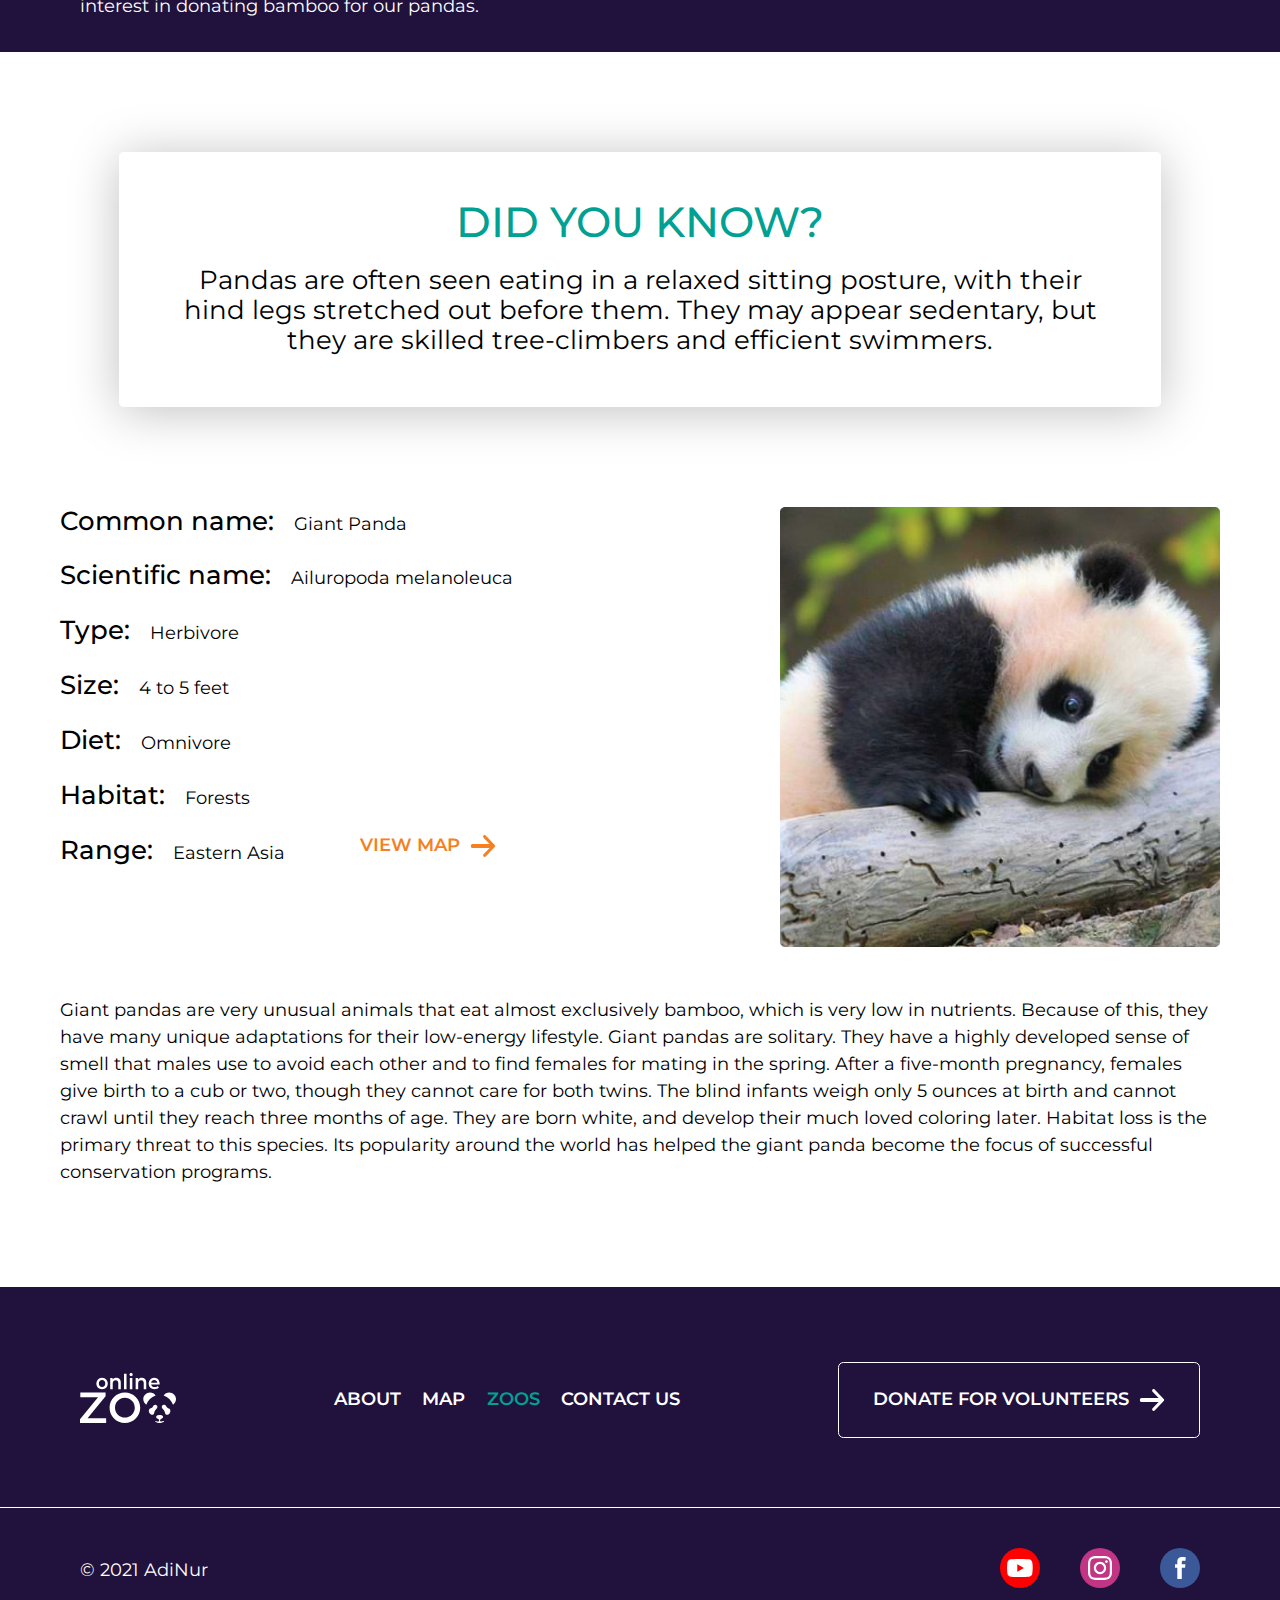
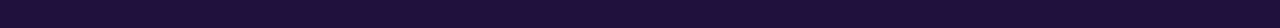
<file: online-zoo/pages/zoos/panda/index.html>
<!DOCTYPE html>
<html lang="en">

<head>
    <meta charset="UTF-8">
    <meta http-equiv="X-UA-Compatible" content="IE=edge">
    <meta name="viewport" content="width=device-width, initial-scale=1.0">
    <title>Panda</title>
    <link rel="stylesheet" href="../../../css/normalize.css">
    <link rel="stylesheet" href="style.css">
</head>

<body>
    <header class="header">
        <h1 class="header__heading">Online Zoo</h1>
        <div class="header__inner">
            <div class="header__logo">
                <a href="../../../index.html"><img src="../../../assets/svg/logo.svg" alt="logo of site"></a>
            </div>
            <nav class="header__nav">
                <img id="header__hamburger-close--id" class="header__hamburger-close"
                    src="../../../assets/svg/hamburger-close.svg" alt="Hamburger close icon">
                <ul class="nav__list nav__list--main">
                    <li class="nav__item"><a class="link nav__link" href="../../../index.html">About</a></li>
                    <li class="nav__item"><a class="link nav__link" href="../../map/index.html">Map</a></li>
                    <li class="nav__item">Zoos</li>
                    <li class="nav__item"><a class="link nav__link" href="../../contact/index.html">Contact us</a></li>
                    <li class="nav__item"><a class="link nav__link"
                            href="https://www.figma.com/file/lnK11foY8Aoa6oOlDXovVN/Online-ZOO-Project?node-id=0%3A1"
                            target="_blank">Design</a>
                    </li>
                </ul>
                <ul class="nav__list nav__list--social">
                    <li class="nav__item"><a class="link nav__link" href="https://www.youtube.com/" target="_blank"><img
                                src="../../../assets/svg/youtube.svg" alt="logo of youtube"></a>
                    </li>
                    <li class="nav__item"><a class="link nav__link" href="https://www.instagram.com/"
                            target="_blank"><img src="../../../assets/svg/instagram.svg" alt="logo of instagram"></a>
                    </li>
                    <li class="nav__item"><a class="link nav__link" href="https://www.facebook.com/"
                            target="_blank"><img src="../../../assets/svg/facebook.svg" alt="logo of facebook"></a></li>
                </ul>
            </nav>
            <img id="header__hamburger--id" class="header__hamburger" src="../../../assets/svg/hamburger.svg"
                alt="Humberger icon">
        </div>
    </header>

    <aside class="aside aside--desktop">
        <div class="aside__block aside__block--first">
            <div class="aside__livecam">
                <p class="aside__p">Live</p>
                <img class="aside__livecam-img" src="../../../assets/svg/zoos-livecam-icon.svg" alt="Icon live cam">
            </div>
            <img class="aside__right-arrow" src="../../../assets/svg/zoos-aside-right-arrow.svg" alt="Icon right arrow">
        </div>
        <div class="aside__block aside__block--animal aside__block--current">
            <img class="aside__animal-img--current" src="../../../assets/svg/zoos-aside-2ndcircle-current.svg" alt="">
            <img class="aside__animal-img--current" src="../../../assets/svg/zoos-aside-circle-current.svg" alt="">
            <svg class="aside__animal-img--current" width="81" height="61" viewBox="0 0 81 61" fill="none"
                xmlns="http://www.w3.org/2000/svg">
                <path fill-rule="evenodd" clip-rule="evenodd"
                    d="M29.3146 37.7533C26.0305 38.7468 22.7208 38.594 19.3858 36.3776C19.1302 36.6991 18.8684 37.0226 18.6039 37.3494L18.6036 37.3498L18.6027 37.351L18.602 37.3518C17.9448 38.1639 17.2711 38.9964 16.6362 39.8678C16.1653 40.5428 15.7261 41.2434 15.287 41.9439L15.2869 41.944C14.8478 42.6446 14.4086 43.3452 13.9376 44.0203C12.8938 45.5233 12.5119 47.1538 12.6138 48.9625C12.741 51.2808 11.8245 52.4527 9.55871 52.8603C4.89978 53.701 0.724558 50.2363 0.699099 45.5233C0.699099 45.0631 0.690892 44.6029 0.682714 44.1443C0.670521 43.4606 0.658393 42.7805 0.673631 42.1096C0.716438 40.3106 1.49699 38.7456 2.27404 37.1876C2.42127 36.8924 2.56838 36.5974 2.71032 36.3012C3.07764 35.539 3.44838 34.7781 3.81917 34.017C5.19594 31.1911 6.57318 28.3642 7.77661 25.4741C9.54556 21.2384 12.2029 17.5954 14.8697 13.9395L14.8698 13.9394L14.8698 13.9394L14.8698 13.9394C15.4269 13.1756 15.9845 12.4113 16.5344 11.6409C16.5608 11.6078 16.589 11.5747 16.6175 11.5412C16.6989 11.4456 16.7833 11.3464 16.8399 11.2333C19.8185 5.80698 25.114 4.5332 30.5621 3.46323C31.9057 3.20377 33.2383 2.8788 34.5701 2.55403C36.1153 2.17724 37.6593 1.80072 39.2181 1.52708C42.0694 1.01757 44.9972 0.60996 47.8995 0.508058C51.3364 0.38068 54.2387 1.98564 56.81 4.20201C52.9148 2.21492 48.7396 1.52709 44.4116 1.62899C43.3169 1.65446 42.2222 1.75637 41.1275 1.88374C39.549 2.06207 38.8871 3.23394 38.4543 4.58414C37.3341 8.02334 37.5633 11.4116 38.7598 14.8253C39.0482 15.6454 39.228 16.5109 39.4071 17.373L39.4071 17.373L39.4071 17.373L39.4071 17.3731L39.4071 17.3731L39.4071 17.3731L39.4071 17.3732C39.5284 17.9571 39.6494 18.5394 39.8036 19.1052C40.0002 19.8102 40.1922 20.5176 40.3842 21.2253L40.3843 21.2257C41.0873 23.8167 41.7915 26.4121 42.7314 28.9133C43.1132 29.9578 44.3862 30.9768 45.4809 31.3844C49.7834 32.9384 54.1878 33.7791 58.7449 32.2251C64.4731 30.2635 67.4263 24.1494 65.2623 18.4683C64.5689 16.6686 63.7464 14.9242 62.9203 13.1724L62.9189 13.1695C62.7749 12.8641 62.6308 12.5585 62.4873 12.2523C62.3554 11.9695 62.0842 11.7426 61.8179 11.5198C61.7243 11.4415 61.6314 11.3637 61.5453 11.2842C61.216 10.9716 60.8728 10.6675 60.5285 10.3624C59.8347 9.74753 59.1368 9.12907 58.5412 8.43096C57.7011 7.43741 57.7265 6.18911 58.4648 5.11914C59.1776 4.07464 60.3233 3.81989 61.5198 4.02369C63.3783 4.3294 64.5749 5.47579 65.1859 7.18265C65.7714 8.83856 65.2114 10.2652 63.7602 11.5135C65.6696 13.093 66.3061 15.3603 66.8662 17.6021C67.0782 18.451 67.1922 19.3271 67.3064 20.2052V20.2053C67.4389 21.2247 67.5718 22.2469 67.8591 23.2322C68.3386 24.8638 68.9141 26.4733 69.4901 28.0845L69.4902 28.0846L69.4902 28.0847L69.4902 28.0849L69.4903 28.0851L69.4904 28.0854L69.4905 28.0857C69.9846 29.4677 70.4792 30.851 70.9141 32.2506C71.4789 34.0425 71.9989 35.8493 72.5185 37.6548L72.5186 37.6551L72.5187 37.6554L72.5188 37.6557C72.9595 39.187 73.4 40.7173 73.8673 42.237C74.1277 43.084 74.461 43.9101 74.7939 44.7354C74.9818 45.2009 75.1695 45.6662 75.3439 46.1347C75.9019 47.6164 77.1653 48.2836 78.4175 48.9449C78.6509 49.0681 78.8838 49.1911 79.1118 49.3192C80.2829 49.9816 80.8939 50.8477 80.5884 52.2234C80.3083 53.5226 79.4682 54.3379 77.9152 54.2869C74.7329 54.1595 71.576 53.8538 68.4192 53.5227C67.8845 53.4717 67.3244 52.9112 66.9426 52.4527C64.804 49.8796 62.691 47.2811 60.6033 44.6826C59.1522 42.8739 58.0829 40.8868 57.5228 38.6195C57.2848 37.6865 56.7995 36.8 56.3197 35.9237C56.1838 35.6753 56.0482 35.4278 55.9189 35.1803C55.7916 34.9255 55.4352 34.6962 55.1552 34.6453L54.9541 34.6054C53.3412 34.2846 51.7368 33.9654 50.3435 35.3841C49.9888 35.7643 49.4073 35.968 48.8999 36.1457L48.8924 36.1483C48.0013 36.454 47.594 37.0145 47.9249 37.8807C49.0994 41.0316 49.0107 44.2509 48.9218 47.4775V47.4776C48.8777 49.0772 48.8336 50.6786 48.9433 52.2743C48.9885 52.8858 49.074 53.4972 49.1595 54.1086C49.2664 54.8729 49.3732 55.6371 49.4015 56.4014C49.427 56.9873 49.1724 57.828 48.7651 58.1337C45.3791 60.6813 41.5857 61.1144 37.6905 59.7132C35.7557 58.9999 34.4573 57.5987 34.1518 55.204C33.5662 50.2363 32.777 45.2941 31.7587 40.4028C31.3919 38.5679 30.5094 36.8157 29.6496 35.1089L29.6489 35.1073L29.6488 35.1072L29.6488 35.1071C29.5538 34.9187 29.4592 34.7308 29.3656 34.5434C26.9215 29.6776 26.2341 24.6334 27.0997 19.2326C27.8126 14.7489 28.78 10.469 31.7587 6.92789C32.373 6.20463 33.1028 5.58404 33.8297 4.96592L33.8298 4.96584L33.8298 4.96581L33.8299 4.96579C34.127 4.71306 34.4237 4.46075 34.7119 4.20201C34.7554 4.16465 34.802 4.12881 34.8491 4.09263C34.9945 3.9808 35.1441 3.86574 35.221 3.6925C31.3004 3.74345 27.7617 4.8389 24.2738 6.46934C21.0065 7.96874 19.1341 10.6427 17.2383 13.3503C16.8149 13.9549 16.3903 14.5612 15.9488 15.1565C15.7706 15.4112 15.7706 15.8443 15.7961 16.201C16.1699 19.7673 17.5441 23.0162 18.9154 26.2585L19.0039 26.4676C19.2766 27.0863 19.4195 27.77 19.5624 28.4537C19.6196 28.7272 19.6767 29.0006 19.7422 29.2699C19.8949 29.9578 20.0477 30.6711 20.0986 31.3844C20.1089 31.5293 20.1202 31.6751 20.1315 31.8215L20.1316 31.8216L20.1316 31.8218L20.1316 31.822C20.2039 32.7568 20.2781 33.7169 20.1241 34.6198C19.8186 36.2248 19.9458 36.7088 21.6007 36.9636C22.1346 37.017 22.6731 37.0704 23.2139 37.1241C25.2516 37.3263 27.3229 37.5318 29.3146 37.7533ZM41.5862 13.8348C40.1096 13.2234 39.4986 11.7712 39.2949 10.0644C39.0658 8.20468 40.7461 5.88641 42.7064 5.19857C44.2594 4.66358 46.4488 5.52975 47.3144 7.05828C47.8236 7.9754 48.0272 8.7142 46.9071 9.50394C45.6396 10.3917 44.4623 11.3955 43.192 12.4786C42.6761 12.9184 42.145 13.3713 41.5862 13.8348ZM46.4226 21.653C45.9643 23.6655 47.2627 25.2705 48.8412 25.1431C48.9841 24.6873 49.1207 24.2409 49.2555 23.8006C49.5049 22.9858 49.7478 22.192 50.0123 21.3982C50.0823 21.1997 50.179 21.0066 50.2755 20.8139L50.2755 20.8139L50.2756 20.8138C50.3896 20.5861 50.5034 20.359 50.5723 20.1244C50.776 19.3856 51.0051 18.4176 50.0632 18.1883C49.3758 18.0354 48.2811 18.2647 47.8483 18.7488C47.1609 19.513 46.6517 20.6085 46.4226 21.653ZM55.5103 18.8004C55.6239 18.6487 55.7286 18.4835 55.8316 18.3208C56.0747 17.9371 56.3086 17.5678 56.6304 17.4247C56.9614 17.2718 57.6742 17.5775 58.0307 17.8832C58.1092 17.9509 58.1881 18.0186 58.2672 18.0864C59.1107 18.8098 59.9713 19.5479 60.5765 20.4563C60.9075 20.9913 60.7802 21.9848 60.5511 22.6472C60.3729 23.1312 59.7109 23.6407 59.2018 23.7426C58.8708 23.7936 58.3362 23.1822 58.0052 22.7746C57.4451 22.0867 56.9614 21.3734 56.4777 20.6091C56.2312 20.2744 56.0456 19.891 55.8283 19.4419L55.8282 19.4419C55.7313 19.2416 55.628 19.0282 55.5103 18.8004ZM56.8528 27.9494L56.8601 27.9449C56.8529 27.9014 56.8436 27.8558 56.834 27.8088C56.8098 27.6905 56.7838 27.5629 56.7838 27.4353C56.648 27.4014 56.5122 27.3561 56.3764 27.3108C56.1049 27.2202 55.8333 27.1296 55.5618 27.1296C54.5179 27.1296 53.4741 27.1551 52.4558 27.2825C52.0485 27.3335 51.5647 27.6137 51.3865 27.9194C51.2847 28.0977 51.6157 28.6582 51.8957 28.9129C52.0444 29.0617 52.2626 29.1149 52.4844 29.169C52.6422 29.2075 52.8019 29.2464 52.9395 29.3205C53.2196 29.4734 53.7287 29.7791 53.7033 29.9065C53.6014 30.2631 53.3468 30.6198 53.0413 30.8745C52.8934 31.0061 52.6819 31.0527 52.4203 31.1104C52.2767 31.142 52.1181 31.177 51.9466 31.2312C52.9348 31.1664 53.8508 31.1015 54.7668 31.0367C55.2904 30.9996 55.8139 30.9626 56.351 30.9255C56.0504 30.7918 55.706 30.7513 55.3744 30.7123C54.6948 30.6323 54.0689 30.5587 53.9833 29.7027C55.0243 29.0675 55.9387 28.5083 56.8528 27.9494Z" />
            </svg>
        </div>
        <div class="aside__block aside__block--animal">
            <a class="aside__block-link" href="../eagle/index.html">
                <img class="aside__animal-img" src="../../../assets/svg/zoos-aside-circle.svg" alt="">
                <svg class="aside__animal-img" width="65" height="61" viewBox="0 0 65 61" fill="none"
                    xmlns="http://www.w3.org/2000/svg">
                    <path
                        d="M19.8579 54.5723C24.1924 53.5812 26.9328 50.7994 29.709 47.8438C29.3328 47.7395 29.0463 47.6525 28.7597 47.583C24.9446 46.6441 21.4341 45.0446 18.2101 42.8713C16.222 41.5326 14.5921 39.8461 13.3562 37.7945C13.195 37.5337 13.0697 37.2555 12.9443 36.9774C12.9085 36.9078 12.9085 36.8209 12.8726 36.5775C14.0906 36.9426 15.2369 37.2903 16.3653 37.638C16.4011 37.6033 16.419 37.5859 16.4548 37.5511C16.3295 37.4468 16.222 37.3425 16.0966 37.2555C14.6279 36.3341 13.195 35.3778 11.7084 34.5085C10.0069 33.5001 8.21579 32.6308 6.56798 31.5876C4.36493 30.1793 2.80667 28.1973 1.67828 25.9023C1.62455 25.798 1.60664 25.6937 1.58873 25.5894C1.57081 25.5372 1.58873 25.4677 1.58873 25.3112C3.41565 26.0762 5.11719 27.1541 7.23068 26.9629C3.07534 24.6505 0.496158 21.4167 0.675268 16.5485C2.44845 18.4436 4.18582 20.3213 5.92318 22.199C5.95901 22.1643 6.01274 22.1121 6.04856 22.0773C5.33212 20.7212 4.49031 19.3998 3.95298 17.9742C3.41565 16.5485 3.05743 15.0011 2.87832 13.4885C2.69921 11.9759 2.84249 10.4285 2.84249 8.89854C2.93205 8.88115 3.02161 8.88115 3.09325 8.86377C3.93506 10.7067 4.77688 12.5497 5.61869 14.41C5.70825 14.41 5.7978 14.3926 5.88736 14.3926C5.85154 11.0371 6.22767 7.75105 7.82175 4.74322C7.89339 4.74322 7.96503 4.74323 8.03668 4.76061C8.03668 5.50822 8.0725 6.23844 8.03668 6.98605C7.83966 10.6546 9.29045 13.7841 11.4577 16.6354C12.9085 18.5305 14.6996 20.1127 16.6339 21.5384C19.1773 23.4161 22.0251 24.7896 24.873 26.1457C27.5238 27.3975 29.8522 29.1014 32.0374 31.0139C33.3628 32.1788 34.7419 33.2741 36.1032 34.4042C36.4793 34.7171 36.8554 35.0649 37.2853 35.4474C37.9838 33.8826 38.6286 32.4222 39.2734 30.9443C40.8317 27.4323 43.178 24.4766 46.0796 21.9209C48.3901 19.8867 50.7364 17.922 53.047 15.9052C56.1814 13.1582 58.1337 9.75047 58.7606 5.68208C58.9934 4.23902 58.8859 2.72642 58.9397 1.26597C58.9397 1.02256 58.9397 0.761771 59.0292 0.500977C60.1576 3.0046 60.48 5.64731 60.7487 8.39434C61.8592 6.20367 62.9517 4.013 64.0622 1.80495C64.1518 1.82233 64.2413 1.83972 64.313 1.8571C64.1876 4.09993 64.1697 6.34276 63.901 8.5682C63.6323 10.7763 63.1129 12.9495 62.701 15.0533C63.2562 14.2187 63.901 13.2625 64.6533 12.1672C64.707 14.3057 64.6354 16.2355 63.704 18.0611C62.7905 19.8693 61.3218 21.2254 59.7277 22.5641C60.6054 22.738 61.3039 22.4424 61.9845 22.1121C62.6472 21.7991 63.2562 21.4167 64.0264 20.982C63.9547 21.3123 63.9189 21.5384 63.8473 21.747C62.8801 24.2854 61.3756 26.4761 59.1188 28.093C57.7396 29.1014 56.2709 29.9881 54.9097 30.9965C54.05 31.6398 53.441 32.0397 53.4052 32.9264C53.9783 32.7351 54.5336 32.5612 55.1963 32.3526C54.0858 36.0385 51.1484 38.2987 48.5871 40.9414C48.8379 41.0457 49.0349 41.1153 49.2319 41.2022C50.5036 41.7064 51.5783 42.4714 52.3126 43.6189C52.8678 44.4708 52.9932 45.3749 52.7604 46.3659C52.6887 46.6615 52.8678 47.0614 53.0649 47.3222C53.6738 48.2263 53.7634 49.1477 53.2261 50.0866C52.7066 51.0081 51.8469 51.4601 50.7185 51.5297C51.6141 49.9649 51.5783 49.6172 50.3603 48.7826C50.2349 49.4259 50.1096 50.0344 49.9842 50.6777C49.1782 50.0344 48.4797 49.2694 47.602 48.8174C46.7065 48.3654 45.6497 48.2437 44.5751 47.9481C44.6288 48.1741 44.6288 48.3132 44.6825 48.4349C45.4706 50.3648 46.205 52.3294 47.1005 54.2245C47.4229 54.92 48.0677 55.5111 48.6588 56.0327C49.214 56.5195 49.6081 56.3457 49.823 55.6328C49.9663 55.1286 50.02 54.607 50.1096 54.1028C50.1991 53.6508 50.4499 53.4595 50.7723 53.5986C50.8439 54.0159 50.9335 54.3462 50.9514 54.6766C50.9693 55.0243 50.9693 55.3894 50.8976 55.7198C50.826 56.0153 50.629 56.2935 50.4857 56.5717C50.5215 56.6238 50.5752 56.6586 50.6111 56.7108C51.0947 56.3978 51.5962 56.0849 52.0619 55.7545C52.2947 55.5807 52.4738 55.3546 52.6887 55.1634C53.5306 54.4158 53.9425 54.4679 54.5336 55.459C54.2112 55.4242 53.9246 55.372 53.6201 55.3373C53.5664 56.6238 52.1693 56.6065 51.5962 57.4758C52.2768 57.441 52.8858 57.3888 53.4947 57.3888C54.4261 57.3888 54.8022 57.8061 54.6231 58.7276C54.3545 58.1017 53.9067 58.1886 53.4768 58.3625C52.5634 58.7276 51.632 58.6059 50.7006 58.4842C49.6797 58.3451 48.7662 58.4842 47.8886 59.0753C47.3154 59.4752 46.7244 59.8577 45.9005 59.6838C45.7214 59.6491 45.399 60.2228 45.1661 60.501C44.79 60.0142 44.8079 59.5447 45.4348 59.1622C45.8288 58.9188 46.2945 58.7971 46.7244 58.6233C46.993 58.5189 47.2796 58.432 47.5125 58.2581C48.0319 57.8756 48.0319 57.6322 47.5304 57.2497C46.2945 56.2761 45.0587 55.3199 43.8228 54.3462C43.7153 54.2593 43.59 54.1898 43.4825 54.1724C41.8526 54.0333 40.957 52.9901 40.2764 51.7209C40.1331 51.4427 40.0257 51.0602 39.6316 51.3036C39.4167 51.4427 39.1839 51.86 39.2555 52.0686C39.6316 53.4422 40.4555 54.5201 41.7272 55.2155C42.2825 55.1286 42.3899 53.8073 43.178 54.607C43.1064 54.9026 43.0526 55.0765 43.0168 55.2503C43.2317 55.2851 43.4646 55.372 43.6795 55.3546C44.0377 55.3546 44.396 55.2851 44.7542 55.2503C44.7721 55.3199 44.79 55.4068 44.8079 55.4763C44.5572 55.598 44.3064 55.7198 43.9661 55.8936C45.6855 55.9806 45.6855 55.9805 45.7572 56.8672C45.202 56.3457 44.6646 56.7629 44.1273 56.8325C42.9093 56.9716 42.0675 57.5279 41.6198 58.6928C41.4765 59.0579 41.0824 59.3187 40.7242 59.7186C40.7421 59.7708 40.7959 59.9446 40.8317 60.1359C40.0615 59.8751 39.8824 59.51 40.2585 58.8493C40.5451 58.3451 40.9212 57.8756 41.2615 57.3888C41.566 56.9542 41.566 56.5891 40.9929 56.3457C40.0615 55.9458 39.2734 55.3025 38.1809 55.1982C37.7689 55.1634 37.4107 54.6244 36.9987 54.2767C36.8017 54.5896 36.533 54.9548 36.3181 55.372C35.6912 56.6065 34.6345 57.3541 33.3091 57.7018C29.1358 58.8145 25.1954 58.1886 21.5236 55.9805C20.9147 55.6328 20.4669 55.0938 19.8579 54.5723Z" />
                </svg>
            </a>
        </div>
        <div class="aside__block aside__block--animal">
            <a class="aside__block-link" href="../gorilla/index.html">
                <img class="aside__animal-img" src="../../../assets/svg/zoos-aside-circle.svg" alt="">
                <svg class="aside__animal-img" width="69" height="61" viewBox="0 0 69 61" fill="none"
                    xmlns="http://www.w3.org/2000/svg">
                    <path fill-rule="evenodd" clip-rule="evenodd"
                        d="M48.1978 26.9514C48.8218 28.2855 49.4457 29.6197 50.0924 31.0129C49.929 31.1468 49.7636 31.2851 49.5956 31.4254L49.5948 31.4261L49.5947 31.4261C49.2148 31.7436 48.8222 32.0716 48.4133 32.3825C47.959 32.7261 47.5085 33.0745 47.0582 33.4227L47.0576 33.4233L47.0575 33.4233C45.945 34.2838 44.8339 35.1431 43.671 35.9246C39.4847 38.7465 34.8672 39.8918 29.898 39.4431C28.6841 39.3368 27.4021 38.9 26.8916 38.534C27.1864 36.41 27.4698 34.3449 27.7533 32.2799L27.7538 32.2763C27.7198 32.2645 27.6829 32.2556 27.646 32.2468C27.6091 32.2379 27.5723 32.2291 27.5382 32.2173C27.4278 32.4505 27.3182 32.6838 27.2088 32.9169L27.2085 32.9176C26.936 33.4981 26.6643 34.0768 26.381 34.6495C25.6453 36.1624 25.152 37.769 24.6575 39.3792C24.5192 39.8298 24.3807 40.2808 24.2368 40.73C23.3292 43.5283 21.7068 45.6772 18.95 46.728C18.8138 46.787 18.7004 47.0231 18.6436 47.2002C18.5325 47.5673 18.4337 47.9387 18.335 48.3098L18.3349 48.3101C18.2019 48.8102 18.069 49.3098 17.9062 49.7978C17.2822 51.6869 16.1137 53.1509 14.5367 54.2726C13.8333 54.7685 13.1299 55.2762 12.4605 55.8193C11.8819 56.2798 11.9046 56.4805 12.4719 56.941C12.5828 57.0311 12.6944 57.1199 12.8057 57.2084L12.8058 57.2085L12.8058 57.2085C13.1612 57.4912 13.5137 57.7716 13.8333 58.0862C14.3552 58.6057 14.5934 59.2669 14.4005 60.0226C14.3552 60.1997 14.0942 60.4358 13.9354 60.4358C10.2142 60.4594 6.48162 60.4594 2.76041 60.4476C2.62427 60.4476 2.4314 60.4004 2.35198 60.3059C2.23805 60.1616 2.12141 60.0178 2.00443 59.8736L2.00422 59.8733L2.00419 59.8733C1.58542 59.3571 1.16228 58.8354 0.843076 58.2633C0.638864 57.8973 0.616173 57.2834 0.752315 56.8701C2.06835 52.7023 3.75878 48.747 6.94677 45.7126C7.08291 45.5827 7.16233 45.2993 7.17367 45.0986C7.25309 42.0997 7.59345 39.1243 8.33088 36.2316C8.96621 33.7285 9.64692 31.2255 10.8495 28.9231C13.0618 24.7199 15.9208 21.2132 20.3114 19.3241C24.0893 17.7065 27.7765 17.9545 31.3729 19.8672C31.8666 20.1321 32.3131 20.4954 32.7481 20.8492C32.9528 21.0157 33.155 21.1801 33.3583 21.3313C32.9499 20.4103 32.2351 19.6547 31.4637 18.9581C32.1901 18.6705 32.9193 18.3921 33.6472 18.1143L33.6474 18.1142C36.8639 16.8863 40.0552 15.6681 42.8769 13.704C43.0011 14.1539 43.1232 14.6083 43.2459 15.0653L43.2459 15.0654C43.4034 15.6518 43.562 16.2423 43.7278 16.8328C43.7732 16.9745 43.8639 17.1044 43.9774 17.2225C43.7505 15.7584 43.7505 14.2943 44.2837 12.9483C44.7829 11.6732 45.3842 10.3862 46.1556 9.27639C48.0503 6.58441 50.3307 4.24664 52.872 2.20404L52.872 2.20402L52.872 2.204C52.9741 2.12136 53.0762 2.03873 53.1896 1.95609C53.3718 1.83506 53.5524 1.7061 53.7333 1.57687C54.6114 0.949698 55.4984 0.316114 56.6272 0.551068C58.4878 0.92889 60.0421 1.94429 61.1086 3.60906C61.4149 4.08134 61.7666 4.41194 62.2544 4.58904C63.5251 5.04951 64.4781 5.84057 65.0907 7.12753C65.3128 7.59775 65.6331 8.01417 65.9539 8.43126C66.1084 8.63207 66.263 8.83304 66.4068 9.04025C66.7017 9.4653 66.7585 9.81951 66.4294 10.3154C66.1572 10.7286 66.021 11.2836 65.9416 11.7913C65.8395 12.3934 66.0664 12.783 66.679 13.1136C68.2787 13.9637 69.209 15.8647 68.3241 17.7892C68.1766 18.108 68.0405 18.4268 67.9157 18.7574C67.3257 20.3395 66.2025 20.8944 64.6596 20.3395C64.6341 20.3306 64.6078 20.3218 64.5816 20.3129L64.5815 20.3129C64.5028 20.2863 64.4242 20.2598 64.3646 20.2332C64.081 20.6465 63.7974 21.0479 63.491 21.4729C63.4475 21.4176 63.4102 21.3772 63.3817 21.3464C63.3433 21.305 63.3209 21.2807 63.3209 21.2604C63.4116 20.245 62.8217 19.6429 62.1637 19.0289C59.0891 16.148 55.3225 16.6675 52.7472 18.3323C53.0367 18.2712 53.3236 18.2045 53.6096 18.138L53.6096 18.138C54.1529 18.0117 54.6931 17.8861 55.2431 17.801C58.5105 17.3287 61.3468 18.8518 62.8557 21.898C63.8995 23.9996 64.6369 26.1957 64.4554 28.6279L64.4534 28.6564V28.6565C64.4199 29.1328 64.3835 29.6517 64.1944 30.0684C63.5364 31.5325 63.7406 33.0083 64.1037 34.4606L64.1706 34.7312C64.5112 36.111 64.861 37.5276 65.5105 38.7465C68.0178 43.4338 68.222 48.499 68.0405 53.635C67.961 55.8429 67.2803 57.8029 65.5332 59.2315C64.5575 60.0344 63.5137 60.5893 62.209 60.483C61.6077 60.4358 60.9951 60.424 60.3938 60.483C59.2593 60.6129 58.4765 60.0226 57.8071 59.1961C57.081 58.3106 56.752 57.2834 56.9562 56.1263C57.013 55.8193 57.2285 55.4415 57.4781 55.2998C57.7916 55.1265 58.0205 55.367 58.2525 55.6107C58.2892 55.6492 58.3259 55.6878 58.363 55.7248C58.7127 56.077 59.1745 56.3358 59.6147 56.5825L59.6147 56.5825L59.6223 56.5868C60.0081 56.7993 60.2123 56.6222 60.2577 56.1735C60.3031 55.6422 60.1442 55.1935 59.7585 54.8511C57.5916 52.9266 56.2301 50.4117 55.0049 47.8024C54.0632 45.7834 53.4619 43.67 53.2464 41.4267C53.0875 39.7383 53.3712 38.0971 53.6775 36.4559C53.825 35.7121 53.9725 34.9565 54.0178 34.189C54.1199 32.6659 53.6094 31.379 52.3501 30.5643C50.7958 29.5607 49.4117 28.3564 48.2999 26.8451C48.3112 26.8805 48.2545 26.9159 48.1978 26.9514ZM51.5212 32.3137C52.1793 32.8686 52.4175 33.5062 52.2814 34.2973C52.1975 34.8087 52.1051 35.3187 52.0128 35.8287L52.0126 35.8294L52.0126 35.8295C51.8428 36.7675 51.6728 37.7058 51.5553 38.654C51.1695 41.8537 51.8843 44.8763 53.0755 47.7926C53.2911 48.3239 53.3138 48.749 53.0869 49.2803C52.0545 51.7125 50.9313 54.0857 49.4791 56.2936C47.5958 59.1509 44.9637 60.4732 41.6737 60.4732C41.4792 60.4732 41.2858 60.4764 41.0929 60.4796H41.0928C40.6439 60.4871 40.1972 60.4945 39.745 60.4614C39.5181 60.4496 39.2344 60.2961 39.1096 60.1072C38.0546 58.6196 38.2361 55.538 39.45 54.1802C39.5861 54.0267 39.8925 53.885 40.0626 53.944C40.192 53.9921 40.2837 54.1968 40.3685 54.3859C40.3878 54.429 40.4067 54.4713 40.4257 54.5107C40.4725 54.6082 40.5065 54.7155 40.5404 54.8223C40.5968 55.0002 40.6526 55.1764 40.766 55.3018C40.9703 55.5498 41.322 55.904 41.5489 55.8567C41.7871 55.8095 42.0254 55.3727 42.1275 55.0657C42.2296 54.7705 42.1955 54.4045 42.1388 54.0975C42.0566 53.6652 41.9534 53.2361 41.8505 52.8078L41.8505 52.8077C41.6695 52.0545 41.4892 51.3038 41.4241 50.5436C41.1177 47.1314 41.4127 43.7783 42.8309 40.6258C43.1599 39.9056 43.5343 39.1735 44.0221 38.5596C44.5326 37.8984 45.168 37.3199 45.8146 36.8004C46.4782 36.2577 47.162 35.7446 47.8467 35.2307L47.8468 35.2307L47.8471 35.2304C48.3095 34.8834 48.7723 34.5361 49.2295 34.1792C49.7396 33.7751 50.2446 33.3604 50.7581 32.9387C51.0099 32.7319 51.2637 32.5235 51.5212 32.3137ZM27.1375 40.7059C26.8462 40.6162 26.5535 40.5261 26.2553 40.4348C26.1543 40.6627 26.0563 40.8939 25.958 41.1258C25.7915 41.5188 25.624 41.9142 25.4385 42.3003C24.3153 44.6617 22.8404 46.7161 20.56 48.0385C20.3785 48.1447 20.2537 48.4163 20.1857 48.6406C19.6411 50.5415 18.9604 52.3598 17.7011 53.8947C17.6103 54.0128 17.5309 54.2253 17.5649 54.3552C17.962 55.6658 18.3704 56.9763 18.8129 58.2633C18.8923 58.4876 19.1306 58.7001 19.3461 58.83C20.1516 59.3023 20.9571 59.7628 21.7853 60.1996C22.0576 60.3413 22.3753 60.4712 22.6702 60.4712C25.0693 60.4889 27.4619 60.4867 29.8577 60.4845C30.657 60.4837 31.4566 60.483 32.2569 60.483H32.9603C32.884 60.3202 32.8218 60.1614 32.763 60.0111C32.6468 59.7145 32.5436 59.451 32.3704 59.2551C31.9392 58.771 31.4514 58.3105 30.9295 57.9445C30.4394 57.6014 29.9074 57.3165 29.3773 57.0327C29.2324 56.9552 29.0878 56.8778 28.9441 56.7992C28.3769 56.4804 28.1273 56.0082 28.1727 55.347C28.1802 55.1895 28.1979 55.0321 28.2155 54.8747C28.2243 54.796 28.2332 54.7173 28.2407 54.6385C28.2754 54.2811 28.3186 53.9225 28.3618 53.5635C28.46 52.7486 28.5584 51.9315 28.5584 51.1201C28.5584 49.4317 27.8323 47.9794 26.7999 46.7043C28.5924 45.3111 28.9441 43.3393 29.1143 41.3085C28.4324 41.1046 27.7885 40.9063 27.1375 40.7059Z" />
                </svg>
            </a>
        </div>
        <div class="aside__block aside__block--animal">
            <a class="aside__block-link" href="../lemur/index.html">
                <img class="aside__animal-img" src="../../../assets/svg/zoos-aside-circle.svg" alt="">
                <svg class="aside__animal-img" width="37" height="61" viewBox="0 0 37 61" fill="none"
                    xmlns="http://www.w3.org/2000/svg">
                    <path fill-rule="evenodd" clip-rule="evenodd"
                        d="M18.059 0.509589C19.0001 0.456908 19.8976 0.650073 20.8213 0.974941C20.7908 1.06204 20.7625 1.14765 20.7347 1.23176L20.7347 1.23176C20.6672 1.43593 20.6027 1.63129 20.5163 1.81784C20.2505 2.39295 19.9804 2.96805 19.7103 3.54315C19.4401 4.11826 19.17 4.69336 18.9042 5.26847L18.9035 5.2701C18.7604 5.58031 18.6907 5.73136 18.5735 5.79504C18.4623 5.85548 18.3084 5.83723 18.0083 5.80165L17.9544 5.79528C17.6494 5.76016 17.4664 5.62846 17.4229 5.32993C17.4044 5.20421 17.381 5.07786 17.3576 4.9514L17.3576 4.95136L17.3576 4.95133L17.3576 4.9513L17.3576 4.95127L17.3575 4.95123L17.3575 4.9512L17.3575 4.95117L17.3575 4.95113L17.3575 4.9511L17.3575 4.95107C17.2927 4.60071 17.2276 4.24938 17.266 3.90753C17.3622 3.06287 17.518 2.22366 17.6736 1.38561L17.6736 1.38556L17.6736 1.38548L17.6736 1.38539L17.6736 1.38531L17.6737 1.38522L17.6737 1.38513L17.6737 1.38506L17.6737 1.385L17.6737 1.38497L17.6737 1.38494L17.6737 1.3849C17.7154 1.16039 17.7571 0.935963 17.7976 0.711534C17.815 0.632512 17.9631 0.518369 18.059 0.509589ZM12.1868 3.35521L12.187 3.35546L12.187 3.35551L12.1871 3.35561C12.7648 4.22139 13.3301 5.06853 13.9201 5.90076C14.138 6.21685 14.4342 6.49781 14.9135 6.30465C15.6455 6.02368 15.8285 5.83052 15.6106 5.05786C15.3499 4.11869 15.5117 3.2156 15.6741 2.30935L15.6741 2.30933C15.6908 2.21583 15.7076 2.12229 15.7239 2.02868C15.7849 1.69503 15.7762 1.32626 15.6977 0.992616C15.6629 0.834572 15.3492 0.597506 15.2272 0.623847C13.894 0.957495 12.7263 1.61601 11.6109 2.49403C11.8051 2.7832 11.9966 3.07022 12.1868 3.35521ZM8.76397 10.0505C9.37446 10.4996 9.98674 10.95 10.6099 11.4059C10.4007 12.4157 9.86047 12.9864 8.80609 13.1005C7.35086 13.2498 6.1222 12.6527 5.01554 11.7572C4.95454 11.7045 4.9284 11.5113 4.97197 11.4235C5.03594 11.2801 5.09961 11.1364 5.16332 10.9926L5.16393 10.9912L5.16474 10.9894L5.16497 10.9889L5.16567 10.9873L5.16569 10.9872L5.16571 10.9872L5.16573 10.9872L5.16574 10.9871L5.16576 10.9871L5.16578 10.9871L5.16579 10.987L5.16581 10.987L5.16583 10.987L5.16585 10.9869L5.16586 10.9869L5.16588 10.9869L5.1659 10.9868L5.16591 10.9868C5.44847 10.349 5.73168 9.70977 6.04378 9.08797C6.12758 8.91305 6.26484 8.76714 6.39624 8.62747L6.39627 8.62743C6.45614 8.56379 6.51479 8.50144 6.56661 8.43823C7.30603 8.97791 8.03256 9.5124 8.76162 10.0488L8.76314 10.0499L8.76344 10.0501L8.76397 10.0505ZM9.15362 15.4169C7.50669 15.0043 5.91204 14.6004 4.1954 14.1614C4.15863 14.3652 4.11755 14.5755 4.07556 14.7904L4.07555 14.7905C3.99815 15.1867 3.9177 15.5985 3.85556 16.014C3.7959 16.4075 3.75649 16.8044 3.71632 17.2089V17.2089C3.69196 17.4543 3.66732 17.7025 3.63771 17.9544C5.01451 18.6481 6.42616 18.8412 7.82039 18.0335C8.81377 17.4715 9.2059 16.5408 9.15362 15.4169ZM3.69866 20.0716C3.43724 21.4589 3.64638 22.7671 4.13436 24.0403C4.17793 24.1456 4.29121 24.2598 4.39577 24.2949C6.45226 24.9885 8.77016 23.6013 9.09258 21.7311C9.13614 21.4764 9.15357 21.2043 9.13614 20.9496C9.03158 19.8345 8.82244 19.6765 7.74192 19.8345L7.43061 19.8801C6.68901 19.9889 5.94658 20.0978 5.19745 20.1594C4.86838 20.1835 4.53109 20.1497 4.18277 20.1147C4.02379 20.0988 3.86251 20.0826 3.69866 20.0716ZM9.55447 28.3061C10.2516 26.8134 10.0337 25.7422 8.85736 24.8115C7.63741 25.7422 6.22576 26.0847 4.70954 26.1373C4.60497 26.1373 4.43069 26.2866 4.40455 26.4007C4.16928 27.5158 4.5004 28.508 5.11909 29.4211C5.16862 29.4932 5.26335 29.5303 5.37034 29.5722C5.43274 29.5966 5.4993 29.6226 5.5635 29.6582C5.53333 29.6785 5.50389 29.6987 5.47475 29.7188L5.47469 29.7188C5.40286 29.7683 5.33289 29.8164 5.25851 29.8601C3.67258 30.8172 2.39164 32.0728 1.63352 33.7849C0.640137 36.0414 0.282871 38.3682 1.1804 40.7652C1.34195 41.1961 1.49054 41.6348 1.63889 42.0727L1.63893 42.0729L1.63898 42.073L1.63902 42.0732L1.63907 42.0733L1.63911 42.0734L1.63916 42.0736L1.63921 42.0737L1.63925 42.0738L1.6393 42.074L1.63934 42.0741L1.63939 42.0742L1.63943 42.0744L1.63948 42.0745L1.63953 42.0747L1.63957 42.0748L1.63962 42.0749L1.63966 42.0751C1.76313 42.4396 1.88643 42.8036 2.01694 43.1622C2.45263 44.3739 2.48749 45.6206 2.13894 46.8323C1.11069 50.3707 2.07794 53.6194 3.44602 56.8242C3.56607 57.0921 3.76207 57.3344 3.95098 57.568L3.96014 57.5793C4.22156 57.9042 4.5614 58.0095 4.97096 57.8691C5.38051 57.7198 5.67678 57.4476 5.65935 57.0174C5.64192 56.4642 5.57221 55.9111 5.44151 55.3755C5.3413 54.9496 5.2193 54.5282 5.09731 54.1067C4.97531 53.6853 4.85332 53.2638 4.75311 52.838C4.47426 51.6351 4.83153 50.6429 5.80749 49.8966C5.84912 49.8659 5.88985 49.8342 5.93027 49.8028L5.93037 49.8027L5.93047 49.8027L5.93058 49.8026L5.93068 49.8025L5.93073 49.8025L5.93078 49.8024L5.93083 49.8024L5.93089 49.8023L5.93113 49.8022C6.01735 49.7352 6.10211 49.6693 6.1909 49.6156C7.66356 48.764 8.5698 47.4294 9.31919 45.9455C9.52846 45.5238 9.79926 45.131 10.0697 44.7388L10.0697 44.7387C10.1934 44.5594 10.317 44.3801 10.4346 44.1982L10.5391 44.2509C10.5914 44.4968 10.6448 44.7426 10.6982 44.9884L10.6982 44.9886C10.8583 45.7261 11.0184 46.4636 11.1491 47.2011C11.7329 50.4059 13.6152 52.8204 15.7936 55.0682C16.0085 55.2933 16.2912 55.4587 16.5581 55.6148L16.5692 55.6213C16.9352 55.8408 17.3099 55.8408 17.6584 55.5511C18.0157 55.2525 18.1464 54.875 17.9895 54.4535C17.8327 54.0497 17.6323 53.6545 17.3883 53.2946C17.1352 52.9263 16.862 52.5732 16.589 52.2204C16.3543 51.9171 16.1197 51.614 15.8982 51.3014C14.8612 49.8439 14.8177 48.8166 15.8372 47.3591C16.6476 46.1914 17.2053 44.9182 17.702 43.5397C17.8406 43.6047 17.9769 43.6649 18.1103 43.7238L18.1105 43.7239L18.1106 43.7239L18.1107 43.724L18.1108 43.724L18.111 43.7241C18.3379 43.8243 18.5567 43.9209 18.7651 44.0314C20.9087 45.208 22.2245 47.0606 23.0088 49.3347C23.3273 50.2417 23.6018 51.1653 23.876 52.0879L23.876 52.0881L23.8762 52.0887C23.947 52.3269 24.0178 52.5651 24.0893 52.8029C24.342 53.6458 24.7515 54.3921 25.3092 55.0594C25.522 55.3123 25.7345 55.5653 25.9469 55.8182L25.947 55.8182L25.947 55.8182L25.947 55.8182C26.9438 57.0048 27.9388 58.1892 28.9516 59.3617C29.2392 59.6953 29.5878 60.0114 29.9625 60.2485C30.6421 60.6787 31.3044 60.547 31.9318 59.9412C32.3849 59.5022 32.4633 58.9578 32.0538 58.2642C31.8189 57.8647 31.5159 57.5026 31.2178 57.1464L31.2178 57.1463L31.2177 57.1463L31.2176 57.1462L31.2172 57.1457C31.1617 57.0794 31.1064 57.0133 31.0517 56.9471C30.8774 56.7364 30.677 56.5345 30.4679 56.3589C28.6989 54.8399 28.2632 52.8292 28.3417 50.6254C28.3543 50.2553 28.3992 49.8853 28.4428 49.5254L28.4429 49.5253C28.4593 49.3899 28.4755 49.2559 28.4898 49.124C28.7624 49.0715 29.0318 49.019 29.2953 48.9677L29.2969 48.9674C29.7824 48.8728 30.248 48.7821 30.677 48.7025C30.8395 49.0632 30.9915 49.4319 31.1438 49.8012C31.4735 50.6004 31.8045 51.4029 32.2455 52.1356C32.8942 53.2156 33.6628 54.2208 34.4312 55.2258L34.4316 55.2263L34.4317 55.2265L34.4317 55.2265C34.6127 55.4632 34.7936 55.6998 34.973 55.9374C35.2779 56.3413 35.6875 56.6662 36.2452 56.5345C36.5415 56.4642 36.768 55.6564 36.6199 55.0857C36.4805 54.5501 36.3149 54.0058 36.0448 53.5316C34.8422 51.398 34.3804 49.0537 34.058 46.6743C33.8924 45.4626 33.1779 44.9182 31.9754 45.1553C29.7272 45.6031 27.4703 45.8226 25.1785 45.6206C25.0217 45.6031 24.8649 45.568 24.7081 45.5329L24.708 45.5328C23.0872 45.1465 22.4423 43.6363 23.2789 42.17C23.305 42.1173 23.3312 42.0647 23.3747 42.0208C24.1538 41.2293 24.576 40.2461 25 39.2589C25.1499 38.91 25.3 38.5606 25.4661 38.2189C25.7972 37.5516 26.4246 36.9897 27.0259 36.498C27.7665 35.9009 28.6728 35.6024 29.6052 35.4005C29.7359 35.3741 29.9276 35.2512 29.9537 35.1458C29.9799 35.0229 29.8753 34.7946 29.7707 34.742C29.7042 34.7103 29.6373 34.6778 29.57 34.6451C29.1704 34.4507 28.7581 34.2502 28.333 34.1976C27.6358 34.1098 26.9126 34.1273 26.2068 34.1976C25.4225 34.2766 24.7254 34.0308 24.0718 33.7147C23.3747 33.381 22.7125 32.9244 22.0851 32.4679C20.3684 31.2123 18.6344 29.9919 16.665 29.1577C14.5563 28.2534 12.3691 27.9548 10.1034 28.2885C9.93788 28.2709 9.75489 28.2797 9.55447 28.3061ZM19.1129 26.616C18.4158 27.055 17.6576 27.2482 16.8385 27.2482C16.0543 27.2219 15.3049 27.0638 14.6688 26.5721C13.9629 26.0365 13.6928 25.2463 14.1024 24.4824C14.3638 24.0017 14.7281 23.5803 15.0925 23.1588L15.0926 23.1587L15.0927 23.1586L15.0928 23.1584L15.093 23.1583L15.0931 23.1581L15.0932 23.158L15.0933 23.1578L15.0934 23.1577L15.0936 23.1576L15.0937 23.1574L15.0938 23.1573L15.0939 23.1571L15.0939 23.1571L15.094 23.1571L15.094 23.1571L15.094 23.1571C15.2149 23.0172 15.3359 22.8773 15.453 22.7352C15.514 22.6649 15.6622 22.6386 15.7667 22.6474C17.6576 22.8318 19.1216 24.14 19.4614 25.7907C19.5486 26.1946 19.4353 26.4141 19.1129 26.616ZM9.64987 4.03198C10.6433 4.78708 12.0375 6.508 12.9873 8.13234L12.8893 8.2573L12.8893 8.25732L12.8893 8.25734L12.8891 8.25754L12.889 8.25762L12.8889 8.25782C12.6643 8.54404 12.4521 8.81441 12.2466 9.09817C12.0636 9.35279 11.8458 9.41426 11.5321 9.31767C9.92001 8.79964 8.81334 7.64065 7.64567 6.39386C8.32472 5.59561 8.98637 4.81488 9.64801 4.03418L9.64838 4.03374L9.64987 4.03198ZM23.2437 9.42381C23.9618 8.80061 24.8364 8.69169 25.7162 8.58212L25.7162 8.58211L25.7163 8.5821L25.7163 8.5821L25.7164 8.58209L25.7164 8.58209L25.7165 8.58208L25.7165 8.58208L25.7165 8.58207L25.7166 8.58206L25.7166 8.58206L25.7167 8.58205C25.9151 8.55734 26.1138 8.53259 26.311 8.50189C26.7642 8.43165 27.2173 8.29995 27.653 8.15946C27.7488 8.12434 27.8883 7.94874 27.8708 7.86094C27.7401 6.99169 27.47 6.17513 26.7467 5.6132C26.6247 5.51662 26.4243 5.45516 26.2849 5.47272C25.2218 5.63954 24.2371 6.00831 23.357 6.63171C23.2524 6.71073 23.1479 6.78975 23.052 6.87755C22.1458 7.72045 22.2068 8.6775 23.2437 9.42381ZM23.584 23.8298C22.7039 22.2494 18.8698 20.7392 17.8764 21.5909C17.8764 21.6172 17.8764 21.6611 17.8938 21.6699C19.0789 22.706 19.9329 24.0142 20.7607 25.34C20.9611 25.6649 21.1615 25.6825 21.4752 25.5771C22.2072 25.3313 23.0437 24.6464 23.584 23.8298ZM29.4388 40.8709C29.3081 41.547 29.038 41.7489 28.3409 41.7665C28.2184 41.7435 28.0959 41.7252 27.974 41.7071C27.7231 41.6696 27.4747 41.6326 27.2342 41.5557C26.4499 41.3187 26.1101 40.7655 26.2582 39.949C26.3105 39.6504 26.4238 39.3607 26.5545 39.0885C27.0251 38.1315 27.8006 37.4554 28.6894 36.911C28.9944 36.7266 29.3604 36.6125 29.7089 36.551C29.87 36.5198 30.0488 36.5641 30.2263 36.608C30.2985 36.6259 30.3704 36.6437 30.4409 36.6564C30.4262 36.7208 30.4149 36.7888 30.4035 36.857C30.3747 37.0306 30.3455 37.2064 30.2579 37.3325C29.7525 38.0612 29.6044 38.8778 29.5608 39.7382C29.5434 40.1158 29.5085 40.5021 29.4388 40.8709ZM27.8267 39.589C27.4433 39.589 27.1035 39.9314 27.1122 40.3177C27.1144 40.4173 27.1371 40.5119 27.176 40.5975C27.1377 40.5124 27.1153 40.4186 27.1132 40.3198C27.1132 39.9335 27.4443 39.5911 27.8277 39.5911C28.1108 39.5911 28.3576 39.7604 28.4697 40.0066C28.3581 39.7593 28.1107 39.589 27.8267 39.589ZM23.5053 11.861C23.8448 11.8893 24.1821 11.9173 24.5178 11.9452L24.5179 11.9452L24.5181 11.9452L24.5181 11.9452L24.5182 11.9452L24.5183 11.9452C25.8453 12.0554 27.1457 12.1633 28.4461 12.2824C28.8295 12.3175 28.9515 12.1683 28.9864 11.8083C29.0561 11.0356 28.7947 10.4298 28.1498 10.0083C27.0606 9.30592 25.1174 9.42884 24.124 10.2717C23.6186 10.6932 23.4007 11.2288 23.5053 11.861ZM22.7214 1.75488C23.767 2.3256 24.7604 2.90509 25.4575 3.89726C23.8542 4.84552 22.3031 5.76744 20.752 6.69815C20.4644 6.24157 20.4296 5.93427 20.6387 5.29331C21.0363 4.0588 21.789 3.02983 22.552 1.98667L22.5524 1.98615L22.553 1.98535C22.6091 1.90863 22.6653 1.83184 22.7214 1.75488ZM20.3512 19.9945C21.4381 20.3668 22.3115 21.0397 23.2018 21.7256L23.2018 21.7256C23.739 22.1395 24.2823 22.5581 24.8825 22.9183C24.9641 22.7888 25.0453 22.6604 25.1261 22.5328L25.1271 22.5311L25.1278 22.5301L25.1279 22.5299C25.4519 22.0179 25.7681 21.5182 26.0676 21.013C26.1111 20.9427 26.085 20.7408 26.0153 20.6881C24.8825 19.7925 23.6625 19.0725 22.1724 19.0023C21.4318 18.9847 20.7695 19.1779 20.3512 19.9945ZM28.6384 14.1647C28.621 14.884 28.6031 15.6207 28.1417 16.226C27.9606 16.166 27.7815 16.1053 27.6035 16.045C27.1309 15.8849 26.667 15.7278 26.1985 15.5938C25.3707 15.3743 24.5429 15.1724 23.7064 14.988C23.3927 14.9177 23.3229 14.7597 23.3665 14.4612C23.4798 13.6358 24.0462 13.1266 25.0047 13.0915C26.2334 13.0388 27.3662 13.4514 28.4729 13.9431C28.5513 13.9783 28.6384 14.0924 28.6384 14.1626L28.6384 14.1647ZM25.5606 40.8882C25.3745 41.1173 25.2081 41.3188 25.0529 41.5066L25.0524 41.5072C24.8807 41.715 24.7227 41.9062 24.5672 42.0999C24.5138 42.1665 24.4581 42.2316 24.4026 42.2966L24.4025 42.2967C24.268 42.4542 24.1343 42.6107 24.0356 42.7847C23.7132 43.3466 23.8701 43.9613 24.4626 44.2159C24.9332 44.4178 25.456 44.5495 25.9614 44.6022C27.3121 44.7515 28.6453 44.6198 29.9524 44.2247C29.8653 43.6101 29.5864 43.3291 28.9764 43.2676C28.672 43.2402 28.3641 43.2299 28.057 43.2197L28.0569 43.2196L28.0567 43.2196L28.0565 43.2196C27.8717 43.2134 27.6871 43.2073 27.5038 43.1974C26.3187 43.1271 26.127 42.9428 25.8917 41.7838C25.8508 41.5895 25.7707 41.3991 25.6856 41.1968C25.6438 41.0974 25.6008 40.9952 25.5606 40.8882ZM26.6596 19.4215C25.2654 18.6927 23.845 18.0606 22.2678 17.7445C22.4943 16.6206 23.235 16.1201 24.4027 16.2694C25.5791 16.4099 26.6247 16.9016 27.5833 17.5777C27.6791 17.6479 27.8011 17.8059 27.775 17.8762C27.5833 18.3679 27.3828 18.8684 27.1301 19.3337C27.0779 19.4215 26.7729 19.483 26.6596 19.4215ZM30.4855 39.0281C30.4855 39.9412 30.6337 40.0905 31.3308 39.9588C31.6183 39.9061 31.9233 39.7832 32.1586 39.6076C33.0648 38.9315 33.3175 37.2984 32.6901 36.394C32.542 36.1833 32.4113 36.0955 32.1673 36.2711C31.1565 37.0174 30.5291 37.9569 30.4855 39.0281Z" />
                </svg></a>
        </div>
        <div class="aside__block aside__block--last">
            <a class="aside__block-link" href=""><img class="aside__last-img"
                    src="../../../assets/svg/zoos-aside-bottom-arrow.svg" alt=""></a>
        </div>
    </aside>

    <main>
        <section class="section cameras">
            <aside class="aside aside--mobile">
                <div class="aside__inner">
                    <div class="aside__block aside__block--first">
                        <div class="aside__livecam">
                            <p class="aside__p">Live</p>
                            <img class="aside__livecam-img" src="../../../assets/svg/zoos-livecam-icon.svg"
                                alt="Icon live cam">
                        </div>
                        <img class="aside__right-arrow" src="../../../assets/svg/zoos-aside-right-arrow.svg"
                            alt="Icon right arrow">
                    </div>
                    <div class="aside__block aside__block--animal aside__block--current">
                        <img class="aside__animal-img--current"
                            src="../../../assets/svg/zoos-aside-2ndcircle-current.svg" alt="">
                        <img class="aside__animal-img--current" src="../../../assets/svg/zoos-aside-circle-current.svg"
                            alt="">
                        <svg class="aside__animal-img--current" width="81" height="61" viewBox="0 0 81 61" fill="none"
                            xmlns="http://www.w3.org/2000/svg">
                            <path fill-rule="evenodd" clip-rule="evenodd"
                                d="M29.3146 37.7533C26.0305 38.7468 22.7208 38.594 19.3858 36.3776C19.1302 36.6991 18.8684 37.0226 18.6039 37.3494L18.6036 37.3498L18.6027 37.351L18.602 37.3518C17.9448 38.1639 17.2711 38.9964 16.6362 39.8678C16.1653 40.5428 15.7261 41.2434 15.287 41.9439L15.2869 41.944C14.8478 42.6446 14.4086 43.3452 13.9376 44.0203C12.8938 45.5233 12.5119 47.1538 12.6138 48.9625C12.741 51.2808 11.8245 52.4527 9.55871 52.8603C4.89978 53.701 0.724558 50.2363 0.699099 45.5233C0.699099 45.0631 0.690892 44.6029 0.682714 44.1443C0.670521 43.4606 0.658393 42.7805 0.673631 42.1096C0.716438 40.3106 1.49699 38.7456 2.27404 37.1876C2.42127 36.8924 2.56838 36.5974 2.71032 36.3012C3.07764 35.539 3.44838 34.7781 3.81917 34.017C5.19594 31.1911 6.57318 28.3642 7.77661 25.4741C9.54556 21.2384 12.2029 17.5954 14.8697 13.9395L14.8698 13.9394L14.8698 13.9394L14.8698 13.9394C15.4269 13.1756 15.9845 12.4113 16.5344 11.6409C16.5608 11.6078 16.589 11.5747 16.6175 11.5412C16.6989 11.4456 16.7833 11.3464 16.8399 11.2333C19.8185 5.80698 25.114 4.5332 30.5621 3.46323C31.9057 3.20377 33.2383 2.8788 34.5701 2.55403C36.1153 2.17724 37.6593 1.80072 39.2181 1.52708C42.0694 1.01757 44.9972 0.60996 47.8995 0.508058C51.3364 0.38068 54.2387 1.98564 56.81 4.20201C52.9148 2.21492 48.7396 1.52709 44.4116 1.62899C43.3169 1.65446 42.2222 1.75637 41.1275 1.88374C39.549 2.06207 38.8871 3.23394 38.4543 4.58414C37.3341 8.02334 37.5633 11.4116 38.7598 14.8253C39.0482 15.6454 39.228 16.5109 39.4071 17.373L39.4071 17.373L39.4071 17.373L39.4071 17.3731L39.4071 17.3731L39.4071 17.3731L39.4071 17.3732C39.5284 17.9571 39.6494 18.5394 39.8036 19.1052C40.0002 19.8102 40.1922 20.5176 40.3842 21.2253L40.3843 21.2257C41.0873 23.8167 41.7915 26.4121 42.7314 28.9133C43.1132 29.9578 44.3862 30.9768 45.4809 31.3844C49.7834 32.9384 54.1878 33.7791 58.7449 32.2251C64.4731 30.2635 67.4263 24.1494 65.2623 18.4683C64.5689 16.6686 63.7464 14.9242 62.9203 13.1724L62.9189 13.1695C62.7749 12.8641 62.6308 12.5585 62.4873 12.2523C62.3554 11.9695 62.0842 11.7426 61.8179 11.5198C61.7243 11.4415 61.6314 11.3637 61.5453 11.2842C61.216 10.9716 60.8728 10.6675 60.5285 10.3624C59.8347 9.74753 59.1368 9.12907 58.5412 8.43096C57.7011 7.43741 57.7265 6.18911 58.4648 5.11914C59.1776 4.07464 60.3233 3.81989 61.5198 4.02369C63.3783 4.3294 64.5749 5.47579 65.1859 7.18265C65.7714 8.83856 65.2114 10.2652 63.7602 11.5135C65.6696 13.093 66.3061 15.3603 66.8662 17.6021C67.0782 18.451 67.1922 19.3271 67.3064 20.2052V20.2053C67.4389 21.2247 67.5718 22.2469 67.8591 23.2322C68.3386 24.8638 68.9141 26.4733 69.4901 28.0845L69.4902 28.0846L69.4902 28.0847L69.4902 28.0849L69.4903 28.0851L69.4904 28.0854L69.4905 28.0857C69.9846 29.4677 70.4792 30.851 70.9141 32.2506C71.4789 34.0425 71.9989 35.8493 72.5185 37.6548L72.5186 37.6551L72.5187 37.6554L72.5188 37.6557C72.9595 39.187 73.4 40.7173 73.8673 42.237C74.1277 43.084 74.461 43.9101 74.7939 44.7354C74.9818 45.2009 75.1695 45.6662 75.3439 46.1347C75.9019 47.6164 77.1653 48.2836 78.4175 48.9449C78.6509 49.0681 78.8838 49.1911 79.1118 49.3192C80.2829 49.9816 80.8939 50.8477 80.5884 52.2234C80.3083 53.5226 79.4682 54.3379 77.9152 54.2869C74.7329 54.1595 71.576 53.8538 68.4192 53.5227C67.8845 53.4717 67.3244 52.9112 66.9426 52.4527C64.804 49.8796 62.691 47.2811 60.6033 44.6826C59.1522 42.8739 58.0829 40.8868 57.5228 38.6195C57.2848 37.6865 56.7995 36.8 56.3197 35.9237C56.1838 35.6753 56.0482 35.4278 55.9189 35.1803C55.7916 34.9255 55.4352 34.6962 55.1552 34.6453L54.9541 34.6054C53.3412 34.2846 51.7368 33.9654 50.3435 35.3841C49.9888 35.7643 49.4073 35.968 48.8999 36.1457L48.8924 36.1483C48.0013 36.454 47.594 37.0145 47.9249 37.8807C49.0994 41.0316 49.0107 44.2509 48.9218 47.4775V47.4776C48.8777 49.0772 48.8336 50.6786 48.9433 52.2743C48.9885 52.8858 49.074 53.4972 49.1595 54.1086C49.2664 54.8729 49.3732 55.6371 49.4015 56.4014C49.427 56.9873 49.1724 57.828 48.7651 58.1337C45.3791 60.6813 41.5857 61.1144 37.6905 59.7132C35.7557 58.9999 34.4573 57.5987 34.1518 55.204C33.5662 50.2363 32.777 45.2941 31.7587 40.4028C31.3919 38.5679 30.5094 36.8157 29.6496 35.1089L29.6489 35.1073L29.6488 35.1072L29.6488 35.1071C29.5538 34.9187 29.4592 34.7308 29.3656 34.5434C26.9215 29.6776 26.2341 24.6334 27.0997 19.2326C27.8126 14.7489 28.78 10.469 31.7587 6.92789C32.373 6.20463 33.1028 5.58404 33.8297 4.96592L33.8298 4.96584L33.8298 4.96581L33.8299 4.96579C34.127 4.71306 34.4237 4.46075 34.7119 4.20201C34.7554 4.16465 34.802 4.12881 34.8491 4.09263C34.9945 3.9808 35.1441 3.86574 35.221 3.6925C31.3004 3.74345 27.7617 4.8389 24.2738 6.46934C21.0065 7.96874 19.1341 10.6427 17.2383 13.3503C16.8149 13.9549 16.3903 14.5612 15.9488 15.1565C15.7706 15.4112 15.7706 15.8443 15.7961 16.201C16.1699 19.7673 17.5441 23.0162 18.9154 26.2585L19.0039 26.4676C19.2766 27.0863 19.4195 27.77 19.5624 28.4537C19.6196 28.7272 19.6767 29.0006 19.7422 29.2699C19.8949 29.9578 20.0477 30.6711 20.0986 31.3844C20.1089 31.5293 20.1202 31.6751 20.1315 31.8215L20.1316 31.8216L20.1316 31.8218L20.1316 31.822C20.2039 32.7568 20.2781 33.7169 20.1241 34.6198C19.8186 36.2248 19.9458 36.7088 21.6007 36.9636C22.1346 37.017 22.6731 37.0704 23.2139 37.1241C25.2516 37.3263 27.3229 37.5318 29.3146 37.7533ZM41.5862 13.8348C40.1096 13.2234 39.4986 11.7712 39.2949 10.0644C39.0658 8.20468 40.7461 5.88641 42.7064 5.19857C44.2594 4.66358 46.4488 5.52975 47.3144 7.05828C47.8236 7.9754 48.0272 8.7142 46.9071 9.50394C45.6396 10.3917 44.4623 11.3955 43.192 12.4786C42.6761 12.9184 42.145 13.3713 41.5862 13.8348ZM46.4226 21.653C45.9643 23.6655 47.2627 25.2705 48.8412 25.1431C48.9841 24.6873 49.1207 24.2409 49.2555 23.8006C49.5049 22.9858 49.7478 22.192 50.0123 21.3982C50.0823 21.1997 50.179 21.0066 50.2755 20.8139L50.2755 20.8139L50.2756 20.8138C50.3896 20.5861 50.5034 20.359 50.5723 20.1244C50.776 19.3856 51.0051 18.4176 50.0632 18.1883C49.3758 18.0354 48.2811 18.2647 47.8483 18.7488C47.1609 19.513 46.6517 20.6085 46.4226 21.653ZM55.5103 18.8004C55.6239 18.6487 55.7286 18.4835 55.8316 18.3208C56.0747 17.9371 56.3086 17.5678 56.6304 17.4247C56.9614 17.2718 57.6742 17.5775 58.0307 17.8832C58.1092 17.9509 58.1881 18.0186 58.2672 18.0864C59.1107 18.8098 59.9713 19.5479 60.5765 20.4563C60.9075 20.9913 60.7802 21.9848 60.5511 22.6472C60.3729 23.1312 59.7109 23.6407 59.2018 23.7426C58.8708 23.7936 58.3362 23.1822 58.0052 22.7746C57.4451 22.0867 56.9614 21.3734 56.4777 20.6091C56.2312 20.2744 56.0456 19.891 55.8283 19.4419L55.8282 19.4419C55.7313 19.2416 55.628 19.0282 55.5103 18.8004ZM56.8528 27.9494L56.8601 27.9449C56.8529 27.9014 56.8436 27.8558 56.834 27.8088C56.8098 27.6905 56.7838 27.5629 56.7838 27.4353C56.648 27.4014 56.5122 27.3561 56.3764 27.3108C56.1049 27.2202 55.8333 27.1296 55.5618 27.1296C54.5179 27.1296 53.4741 27.1551 52.4558 27.2825C52.0485 27.3335 51.5647 27.6137 51.3865 27.9194C51.2847 28.0977 51.6157 28.6582 51.8957 28.9129C52.0444 29.0617 52.2626 29.1149 52.4844 29.169C52.6422 29.2075 52.8019 29.2464 52.9395 29.3205C53.2196 29.4734 53.7287 29.7791 53.7033 29.9065C53.6014 30.2631 53.3468 30.6198 53.0413 30.8745C52.8934 31.0061 52.6819 31.0527 52.4203 31.1104C52.2767 31.142 52.1181 31.177 51.9466 31.2312C52.9348 31.1664 53.8508 31.1015 54.7668 31.0367C55.2904 30.9996 55.8139 30.9626 56.351 30.9255C56.0504 30.7918 55.706 30.7513 55.3744 30.7123C54.6948 30.6323 54.0689 30.5587 53.9833 29.7027C55.0243 29.0675 55.9387 28.5083 56.8528 27.9494Z" />
                        </svg>
                    </div>
                    <div class="aside__block aside__block--animal">
                        <a class="aside__block-link" href="../eagle/index.html">
                            <img class="aside__animal-img" src="../../../assets/svg/zoos-aside-circle.svg" alt="">
                            <svg class="aside__animal-img" width="65" height="61" viewBox="0 0 65 61" fill="none"
                                xmlns="http://www.w3.org/2000/svg">
                                <path
                                    d="M19.8579 54.5723C24.1924 53.5812 26.9328 50.7994 29.709 47.8438C29.3328 47.7395 29.0463 47.6525 28.7597 47.583C24.9446 46.6441 21.4341 45.0446 18.2101 42.8713C16.222 41.5326 14.5921 39.8461 13.3562 37.7945C13.195 37.5337 13.0697 37.2555 12.9443 36.9774C12.9085 36.9078 12.9085 36.8209 12.8726 36.5775C14.0906 36.9426 15.2369 37.2903 16.3653 37.638C16.4011 37.6033 16.419 37.5859 16.4548 37.5511C16.3295 37.4468 16.222 37.3425 16.0966 37.2555C14.6279 36.3341 13.195 35.3778 11.7084 34.5085C10.0069 33.5001 8.21579 32.6308 6.56798 31.5876C4.36493 30.1793 2.80667 28.1973 1.67828 25.9023C1.62455 25.798 1.60664 25.6937 1.58873 25.5894C1.57081 25.5372 1.58873 25.4677 1.58873 25.3112C3.41565 26.0762 5.11719 27.1541 7.23068 26.9629C3.07534 24.6505 0.496158 21.4167 0.675268 16.5485C2.44845 18.4436 4.18582 20.3213 5.92318 22.199C5.95901 22.1643 6.01274 22.1121 6.04856 22.0773C5.33212 20.7212 4.49031 19.3998 3.95298 17.9742C3.41565 16.5485 3.05743 15.0011 2.87832 13.4885C2.69921 11.9759 2.84249 10.4285 2.84249 8.89854C2.93205 8.88115 3.02161 8.88115 3.09325 8.86377C3.93506 10.7067 4.77688 12.5497 5.61869 14.41C5.70825 14.41 5.7978 14.3926 5.88736 14.3926C5.85154 11.0371 6.22767 7.75105 7.82175 4.74322C7.89339 4.74322 7.96503 4.74323 8.03668 4.76061C8.03668 5.50822 8.0725 6.23844 8.03668 6.98605C7.83966 10.6546 9.29045 13.7841 11.4577 16.6354C12.9085 18.5305 14.6996 20.1127 16.6339 21.5384C19.1773 23.4161 22.0251 24.7896 24.873 26.1457C27.5238 27.3975 29.8522 29.1014 32.0374 31.0139C33.3628 32.1788 34.7419 33.2741 36.1032 34.4042C36.4793 34.7171 36.8554 35.0649 37.2853 35.4474C37.9838 33.8826 38.6286 32.4222 39.2734 30.9443C40.8317 27.4323 43.178 24.4766 46.0796 21.9209C48.3901 19.8867 50.7364 17.922 53.047 15.9052C56.1814 13.1582 58.1337 9.75047 58.7606 5.68208C58.9934 4.23902 58.8859 2.72642 58.9397 1.26597C58.9397 1.02256 58.9397 0.761771 59.0292 0.500977C60.1576 3.0046 60.48 5.64731 60.7487 8.39434C61.8592 6.20367 62.9517 4.013 64.0622 1.80495C64.1518 1.82233 64.2413 1.83972 64.313 1.8571C64.1876 4.09993 64.1697 6.34276 63.901 8.5682C63.6323 10.7763 63.1129 12.9495 62.701 15.0533C63.2562 14.2187 63.901 13.2625 64.6533 12.1672C64.707 14.3057 64.6354 16.2355 63.704 18.0611C62.7905 19.8693 61.3218 21.2254 59.7277 22.5641C60.6054 22.738 61.3039 22.4424 61.9845 22.1121C62.6472 21.7991 63.2562 21.4167 64.0264 20.982C63.9547 21.3123 63.9189 21.5384 63.8473 21.747C62.8801 24.2854 61.3756 26.4761 59.1188 28.093C57.7396 29.1014 56.2709 29.9881 54.9097 30.9965C54.05 31.6398 53.441 32.0397 53.4052 32.9264C53.9783 32.7351 54.5336 32.5612 55.1963 32.3526C54.0858 36.0385 51.1484 38.2987 48.5871 40.9414C48.8379 41.0457 49.0349 41.1153 49.2319 41.2022C50.5036 41.7064 51.5783 42.4714 52.3126 43.6189C52.8678 44.4708 52.9932 45.3749 52.7604 46.3659C52.6887 46.6615 52.8678 47.0614 53.0649 47.3222C53.6738 48.2263 53.7634 49.1477 53.2261 50.0866C52.7066 51.0081 51.8469 51.4601 50.7185 51.5297C51.6141 49.9649 51.5783 49.6172 50.3603 48.7826C50.2349 49.4259 50.1096 50.0344 49.9842 50.6777C49.1782 50.0344 48.4797 49.2694 47.602 48.8174C46.7065 48.3654 45.6497 48.2437 44.5751 47.9481C44.6288 48.1741 44.6288 48.3132 44.6825 48.4349C45.4706 50.3648 46.205 52.3294 47.1005 54.2245C47.4229 54.92 48.0677 55.5111 48.6588 56.0327C49.214 56.5195 49.6081 56.3457 49.823 55.6328C49.9663 55.1286 50.02 54.607 50.1096 54.1028C50.1991 53.6508 50.4499 53.4595 50.7723 53.5986C50.8439 54.0159 50.9335 54.3462 50.9514 54.6766C50.9693 55.0243 50.9693 55.3894 50.8976 55.7198C50.826 56.0153 50.629 56.2935 50.4857 56.5717C50.5215 56.6238 50.5752 56.6586 50.6111 56.7108C51.0947 56.3978 51.5962 56.0849 52.0619 55.7545C52.2947 55.5807 52.4738 55.3546 52.6887 55.1634C53.5306 54.4158 53.9425 54.4679 54.5336 55.459C54.2112 55.4242 53.9246 55.372 53.6201 55.3373C53.5664 56.6238 52.1693 56.6065 51.5962 57.4758C52.2768 57.441 52.8858 57.3888 53.4947 57.3888C54.4261 57.3888 54.8022 57.8061 54.6231 58.7276C54.3545 58.1017 53.9067 58.1886 53.4768 58.3625C52.5634 58.7276 51.632 58.6059 50.7006 58.4842C49.6797 58.3451 48.7662 58.4842 47.8886 59.0753C47.3154 59.4752 46.7244 59.8577 45.9005 59.6838C45.7214 59.6491 45.399 60.2228 45.1661 60.501C44.79 60.0142 44.8079 59.5447 45.4348 59.1622C45.8288 58.9188 46.2945 58.7971 46.7244 58.6233C46.993 58.5189 47.2796 58.432 47.5125 58.2581C48.0319 57.8756 48.0319 57.6322 47.5304 57.2497C46.2945 56.2761 45.0587 55.3199 43.8228 54.3462C43.7153 54.2593 43.59 54.1898 43.4825 54.1724C41.8526 54.0333 40.957 52.9901 40.2764 51.7209C40.1331 51.4427 40.0257 51.0602 39.6316 51.3036C39.4167 51.4427 39.1839 51.86 39.2555 52.0686C39.6316 53.4422 40.4555 54.5201 41.7272 55.2155C42.2825 55.1286 42.3899 53.8073 43.178 54.607C43.1064 54.9026 43.0526 55.0765 43.0168 55.2503C43.2317 55.2851 43.4646 55.372 43.6795 55.3546C44.0377 55.3546 44.396 55.2851 44.7542 55.2503C44.7721 55.3199 44.79 55.4068 44.8079 55.4763C44.5572 55.598 44.3064 55.7198 43.9661 55.8936C45.6855 55.9806 45.6855 55.9805 45.7572 56.8672C45.202 56.3457 44.6646 56.7629 44.1273 56.8325C42.9093 56.9716 42.0675 57.5279 41.6198 58.6928C41.4765 59.0579 41.0824 59.3187 40.7242 59.7186C40.7421 59.7708 40.7959 59.9446 40.8317 60.1359C40.0615 59.8751 39.8824 59.51 40.2585 58.8493C40.5451 58.3451 40.9212 57.8756 41.2615 57.3888C41.566 56.9542 41.566 56.5891 40.9929 56.3457C40.0615 55.9458 39.2734 55.3025 38.1809 55.1982C37.7689 55.1634 37.4107 54.6244 36.9987 54.2767C36.8017 54.5896 36.533 54.9548 36.3181 55.372C35.6912 56.6065 34.6345 57.3541 33.3091 57.7018C29.1358 58.8145 25.1954 58.1886 21.5236 55.9805C20.9147 55.6328 20.4669 55.0938 19.8579 54.5723Z" />
                            </svg>
                        </a>
                    </div>
                    <div class="aside__block aside__block--animal">
                        <a class="aside__block-link" href="../gorilla/index.html">
                            <img class="aside__animal-img" src="../../../assets/svg/zoos-aside-circle.svg" alt="">
                            <svg class="aside__animal-img" width="69" height="61" viewBox="0 0 69 61" fill="none"
                                xmlns="http://www.w3.org/2000/svg">
                                <path fill-rule="evenodd" clip-rule="evenodd"
                                    d="M48.1978 26.9514C48.8218 28.2855 49.4457 29.6197 50.0924 31.0129C49.929 31.1468 49.7636 31.2851 49.5956 31.4254L49.5948 31.4261L49.5947 31.4261C49.2148 31.7436 48.8222 32.0716 48.4133 32.3825C47.959 32.7261 47.5085 33.0745 47.0582 33.4227L47.0576 33.4233L47.0575 33.4233C45.945 34.2838 44.8339 35.1431 43.671 35.9246C39.4847 38.7465 34.8672 39.8918 29.898 39.4431C28.6841 39.3368 27.4021 38.9 26.8916 38.534C27.1864 36.41 27.4698 34.3449 27.7533 32.2799L27.7538 32.2763C27.7198 32.2645 27.6829 32.2556 27.646 32.2468C27.6091 32.2379 27.5723 32.2291 27.5382 32.2173C27.4278 32.4505 27.3182 32.6838 27.2088 32.9169L27.2085 32.9176C26.936 33.4981 26.6643 34.0768 26.381 34.6495C25.6453 36.1624 25.152 37.769 24.6575 39.3792C24.5192 39.8298 24.3807 40.2808 24.2368 40.73C23.3292 43.5283 21.7068 45.6772 18.95 46.728C18.8138 46.787 18.7004 47.0231 18.6436 47.2002C18.5325 47.5673 18.4337 47.9387 18.335 48.3098L18.3349 48.3101C18.2019 48.8102 18.069 49.3098 17.9062 49.7978C17.2822 51.6869 16.1137 53.1509 14.5367 54.2726C13.8333 54.7685 13.1299 55.2762 12.4605 55.8193C11.8819 56.2798 11.9046 56.4805 12.4719 56.941C12.5828 57.0311 12.6944 57.1199 12.8057 57.2084L12.8058 57.2085L12.8058 57.2085C13.1612 57.4912 13.5137 57.7716 13.8333 58.0862C14.3552 58.6057 14.5934 59.2669 14.4005 60.0226C14.3552 60.1997 14.0942 60.4358 13.9354 60.4358C10.2142 60.4594 6.48162 60.4594 2.76041 60.4476C2.62427 60.4476 2.4314 60.4004 2.35198 60.3059C2.23805 60.1616 2.12141 60.0178 2.00443 59.8736L2.00422 59.8733L2.00419 59.8733C1.58542 59.3571 1.16228 58.8354 0.843076 58.2633C0.638864 57.8973 0.616173 57.2834 0.752315 56.8701C2.06835 52.7023 3.75878 48.747 6.94677 45.7126C7.08291 45.5827 7.16233 45.2993 7.17367 45.0986C7.25309 42.0997 7.59345 39.1243 8.33088 36.2316C8.96621 33.7285 9.64692 31.2255 10.8495 28.9231C13.0618 24.7199 15.9208 21.2132 20.3114 19.3241C24.0893 17.7065 27.7765 17.9545 31.3729 19.8672C31.8666 20.1321 32.3131 20.4954 32.7481 20.8492C32.9528 21.0157 33.155 21.1801 33.3583 21.3313C32.9499 20.4103 32.2351 19.6547 31.4637 18.9581C32.1901 18.6705 32.9193 18.3921 33.6472 18.1143L33.6474 18.1142C36.8639 16.8863 40.0552 15.6681 42.8769 13.704C43.0011 14.1539 43.1232 14.6083 43.2459 15.0653L43.2459 15.0654C43.4034 15.6518 43.562 16.2423 43.7278 16.8328C43.7732 16.9745 43.8639 17.1044 43.9774 17.2225C43.7505 15.7584 43.7505 14.2943 44.2837 12.9483C44.7829 11.6732 45.3842 10.3862 46.1556 9.27639C48.0503 6.58441 50.3307 4.24664 52.872 2.20404L52.872 2.20402L52.872 2.204C52.9741 2.12136 53.0762 2.03873 53.1896 1.95609C53.3718 1.83506 53.5524 1.7061 53.7333 1.57687C54.6114 0.949698 55.4984 0.316114 56.6272 0.551068C58.4878 0.92889 60.0421 1.94429 61.1086 3.60906C61.4149 4.08134 61.7666 4.41194 62.2544 4.58904C63.5251 5.04951 64.4781 5.84057 65.0907 7.12753C65.3128 7.59775 65.6331 8.01417 65.9539 8.43126C66.1084 8.63207 66.263 8.83304 66.4068 9.04025C66.7017 9.4653 66.7585 9.81951 66.4294 10.3154C66.1572 10.7286 66.021 11.2836 65.9416 11.7913C65.8395 12.3934 66.0664 12.783 66.679 13.1136C68.2787 13.9637 69.209 15.8647 68.3241 17.7892C68.1766 18.108 68.0405 18.4268 67.9157 18.7574C67.3257 20.3395 66.2025 20.8944 64.6596 20.3395C64.6341 20.3306 64.6078 20.3218 64.5816 20.3129L64.5815 20.3129C64.5028 20.2863 64.4242 20.2598 64.3646 20.2332C64.081 20.6465 63.7974 21.0479 63.491 21.4729C63.4475 21.4176 63.4102 21.3772 63.3817 21.3464C63.3433 21.305 63.3209 21.2807 63.3209 21.2604C63.4116 20.245 62.8217 19.6429 62.1637 19.0289C59.0891 16.148 55.3225 16.6675 52.7472 18.3323C53.0367 18.2712 53.3236 18.2045 53.6096 18.138L53.6096 18.138C54.1529 18.0117 54.6931 17.8861 55.2431 17.801C58.5105 17.3287 61.3468 18.8518 62.8557 21.898C63.8995 23.9996 64.6369 26.1957 64.4554 28.6279L64.4534 28.6564V28.6565C64.4199 29.1328 64.3835 29.6517 64.1944 30.0684C63.5364 31.5325 63.7406 33.0083 64.1037 34.4606L64.1706 34.7312C64.5112 36.111 64.861 37.5276 65.5105 38.7465C68.0178 43.4338 68.222 48.499 68.0405 53.635C67.961 55.8429 67.2803 57.8029 65.5332 59.2315C64.5575 60.0344 63.5137 60.5893 62.209 60.483C61.6077 60.4358 60.9951 60.424 60.3938 60.483C59.2593 60.6129 58.4765 60.0226 57.8071 59.1961C57.081 58.3106 56.752 57.2834 56.9562 56.1263C57.013 55.8193 57.2285 55.4415 57.4781 55.2998C57.7916 55.1265 58.0205 55.367 58.2525 55.6107C58.2892 55.6492 58.3259 55.6878 58.363 55.7248C58.7127 56.077 59.1745 56.3358 59.6147 56.5825L59.6147 56.5825L59.6223 56.5868C60.0081 56.7993 60.2123 56.6222 60.2577 56.1735C60.3031 55.6422 60.1442 55.1935 59.7585 54.8511C57.5916 52.9266 56.2301 50.4117 55.0049 47.8024C54.0632 45.7834 53.4619 43.67 53.2464 41.4267C53.0875 39.7383 53.3712 38.0971 53.6775 36.4559C53.825 35.7121 53.9725 34.9565 54.0178 34.189C54.1199 32.6659 53.6094 31.379 52.3501 30.5643C50.7958 29.5607 49.4117 28.3564 48.2999 26.8451C48.3112 26.8805 48.2545 26.9159 48.1978 26.9514ZM51.5212 32.3137C52.1793 32.8686 52.4175 33.5062 52.2814 34.2973C52.1975 34.8087 52.1051 35.3187 52.0128 35.8287L52.0126 35.8294L52.0126 35.8295C51.8428 36.7675 51.6728 37.7058 51.5553 38.654C51.1695 41.8537 51.8843 44.8763 53.0755 47.7926C53.2911 48.3239 53.3138 48.749 53.0869 49.2803C52.0545 51.7125 50.9313 54.0857 49.4791 56.2936C47.5958 59.1509 44.9637 60.4732 41.6737 60.4732C41.4792 60.4732 41.2858 60.4764 41.0929 60.4796H41.0928C40.6439 60.4871 40.1972 60.4945 39.745 60.4614C39.5181 60.4496 39.2344 60.2961 39.1096 60.1072C38.0546 58.6196 38.2361 55.538 39.45 54.1802C39.5861 54.0267 39.8925 53.885 40.0626 53.944C40.192 53.9921 40.2837 54.1968 40.3685 54.3859C40.3878 54.429 40.4067 54.4713 40.4257 54.5107C40.4725 54.6082 40.5065 54.7155 40.5404 54.8223C40.5968 55.0002 40.6526 55.1764 40.766 55.3018C40.9703 55.5498 41.322 55.904 41.5489 55.8567C41.7871 55.8095 42.0254 55.3727 42.1275 55.0657C42.2296 54.7705 42.1955 54.4045 42.1388 54.0975C42.0566 53.6652 41.9534 53.2361 41.8505 52.8078L41.8505 52.8077C41.6695 52.0545 41.4892 51.3038 41.4241 50.5436C41.1177 47.1314 41.4127 43.7783 42.8309 40.6258C43.1599 39.9056 43.5343 39.1735 44.0221 38.5596C44.5326 37.8984 45.168 37.3199 45.8146 36.8004C46.4782 36.2577 47.162 35.7446 47.8467 35.2307L47.8468 35.2307L47.8471 35.2304C48.3095 34.8834 48.7723 34.5361 49.2295 34.1792C49.7396 33.7751 50.2446 33.3604 50.7581 32.9387C51.0099 32.7319 51.2637 32.5235 51.5212 32.3137ZM27.1375 40.7059C26.8462 40.6162 26.5535 40.5261 26.2553 40.4348C26.1543 40.6627 26.0563 40.8939 25.958 41.1258C25.7915 41.5188 25.624 41.9142 25.4385 42.3003C24.3153 44.6617 22.8404 46.7161 20.56 48.0385C20.3785 48.1447 20.2537 48.4163 20.1857 48.6406C19.6411 50.5415 18.9604 52.3598 17.7011 53.8947C17.6103 54.0128 17.5309 54.2253 17.5649 54.3552C17.962 55.6658 18.3704 56.9763 18.8129 58.2633C18.8923 58.4876 19.1306 58.7001 19.3461 58.83C20.1516 59.3023 20.9571 59.7628 21.7853 60.1996C22.0576 60.3413 22.3753 60.4712 22.6702 60.4712C25.0693 60.4889 27.4619 60.4867 29.8577 60.4845C30.657 60.4837 31.4566 60.483 32.2569 60.483H32.9603C32.884 60.3202 32.8218 60.1614 32.763 60.0111C32.6468 59.7145 32.5436 59.451 32.3704 59.2551C31.9392 58.771 31.4514 58.3105 30.9295 57.9445C30.4394 57.6014 29.9074 57.3165 29.3773 57.0327C29.2324 56.9552 29.0878 56.8778 28.9441 56.7992C28.3769 56.4804 28.1273 56.0082 28.1727 55.347C28.1802 55.1895 28.1979 55.0321 28.2155 54.8747C28.2243 54.796 28.2332 54.7173 28.2407 54.6385C28.2754 54.2811 28.3186 53.9225 28.3618 53.5635C28.46 52.7486 28.5584 51.9315 28.5584 51.1201C28.5584 49.4317 27.8323 47.9794 26.7999 46.7043C28.5924 45.3111 28.9441 43.3393 29.1143 41.3085C28.4324 41.1046 27.7885 40.9063 27.1375 40.7059Z" />
                            </svg>
                        </a>
                    </div>
                    <div class="aside__block aside__block--animal">
                        <a class="aside__block-link" href="../lemur/index.html">
                            <img class="aside__animal-img" src="../../../assets/svg/zoos-aside-circle.svg" alt="">
                            <svg class="aside__animal-img" width="37" height="61" viewBox="0 0 37 61" fill="none"
                                xmlns="http://www.w3.org/2000/svg">
                                <path fill-rule="evenodd" clip-rule="evenodd"
                                    d="M18.059 0.509589C19.0001 0.456908 19.8976 0.650073 20.8213 0.974941C20.7908 1.06204 20.7625 1.14765 20.7347 1.23176L20.7347 1.23176C20.6672 1.43593 20.6027 1.63129 20.5163 1.81784C20.2505 2.39295 19.9804 2.96805 19.7103 3.54315C19.4401 4.11826 19.17 4.69336 18.9042 5.26847L18.9035 5.2701C18.7604 5.58031 18.6907 5.73136 18.5735 5.79504C18.4623 5.85548 18.3084 5.83723 18.0083 5.80165L17.9544 5.79528C17.6494 5.76016 17.4664 5.62846 17.4229 5.32993C17.4044 5.20421 17.381 5.07786 17.3576 4.9514L17.3576 4.95136L17.3576 4.95133L17.3576 4.9513L17.3576 4.95127L17.3575 4.95123L17.3575 4.9512L17.3575 4.95117L17.3575 4.95113L17.3575 4.9511L17.3575 4.95107C17.2927 4.60071 17.2276 4.24938 17.266 3.90753C17.3622 3.06287 17.518 2.22366 17.6736 1.38561L17.6736 1.38556L17.6736 1.38548L17.6736 1.38539L17.6736 1.38531L17.6737 1.38522L17.6737 1.38513L17.6737 1.38506L17.6737 1.385L17.6737 1.38497L17.6737 1.38494L17.6737 1.3849C17.7154 1.16039 17.7571 0.935963 17.7976 0.711534C17.815 0.632512 17.9631 0.518369 18.059 0.509589ZM12.1868 3.35521L12.187 3.35546L12.187 3.35551L12.1871 3.35561C12.7648 4.22139 13.3301 5.06853 13.9201 5.90076C14.138 6.21685 14.4342 6.49781 14.9135 6.30465C15.6455 6.02368 15.8285 5.83052 15.6106 5.05786C15.3499 4.11869 15.5117 3.2156 15.6741 2.30935L15.6741 2.30933C15.6908 2.21583 15.7076 2.12229 15.7239 2.02868C15.7849 1.69503 15.7762 1.32626 15.6977 0.992616C15.6629 0.834572 15.3492 0.597506 15.2272 0.623847C13.894 0.957495 12.7263 1.61601 11.6109 2.49403C11.8051 2.7832 11.9966 3.07022 12.1868 3.35521ZM8.76397 10.0505C9.37446 10.4996 9.98674 10.95 10.6099 11.4059C10.4007 12.4157 9.86047 12.9864 8.80609 13.1005C7.35086 13.2498 6.1222 12.6527 5.01554 11.7572C4.95454 11.7045 4.9284 11.5113 4.97197 11.4235C5.03594 11.2801 5.09961 11.1364 5.16332 10.9926L5.16393 10.9912L5.16474 10.9894L5.16497 10.9889L5.16567 10.9873L5.16569 10.9872L5.16571 10.9872L5.16573 10.9872L5.16574 10.9871L5.16576 10.9871L5.16578 10.9871L5.16579 10.987L5.16581 10.987L5.16583 10.987L5.16585 10.9869L5.16586 10.9869L5.16588 10.9869L5.1659 10.9868L5.16591 10.9868C5.44847 10.349 5.73168 9.70977 6.04378 9.08797C6.12758 8.91305 6.26484 8.76714 6.39624 8.62747L6.39627 8.62743C6.45614 8.56379 6.51479 8.50144 6.56661 8.43823C7.30603 8.97791 8.03256 9.5124 8.76162 10.0488L8.76314 10.0499L8.76344 10.0501L8.76397 10.0505ZM9.15362 15.4169C7.50669 15.0043 5.91204 14.6004 4.1954 14.1614C4.15863 14.3652 4.11755 14.5755 4.07556 14.7904L4.07555 14.7905C3.99815 15.1867 3.9177 15.5985 3.85556 16.014C3.7959 16.4075 3.75649 16.8044 3.71632 17.2089V17.2089C3.69196 17.4543 3.66732 17.7025 3.63771 17.9544C5.01451 18.6481 6.42616 18.8412 7.82039 18.0335C8.81377 17.4715 9.2059 16.5408 9.15362 15.4169ZM3.69866 20.0716C3.43724 21.4589 3.64638 22.7671 4.13436 24.0403C4.17793 24.1456 4.29121 24.2598 4.39577 24.2949C6.45226 24.9885 8.77016 23.6013 9.09258 21.7311C9.13614 21.4764 9.15357 21.2043 9.13614 20.9496C9.03158 19.8345 8.82244 19.6765 7.74192 19.8345L7.43061 19.8801C6.68901 19.9889 5.94658 20.0978 5.19745 20.1594C4.86838 20.1835 4.53109 20.1497 4.18277 20.1147C4.02379 20.0988 3.86251 20.0826 3.69866 20.0716ZM9.55447 28.3061C10.2516 26.8134 10.0337 25.7422 8.85736 24.8115C7.63741 25.7422 6.22576 26.0847 4.70954 26.1373C4.60497 26.1373 4.43069 26.2866 4.40455 26.4007C4.16928 27.5158 4.5004 28.508 5.11909 29.4211C5.16862 29.4932 5.26335 29.5303 5.37034 29.5722C5.43274 29.5966 5.4993 29.6226 5.5635 29.6582C5.53333 29.6785 5.50389 29.6987 5.47475 29.7188L5.47469 29.7188C5.40286 29.7683 5.33289 29.8164 5.25851 29.8601C3.67258 30.8172 2.39164 32.0728 1.63352 33.7849C0.640137 36.0414 0.282871 38.3682 1.1804 40.7652C1.34195 41.1961 1.49054 41.6348 1.63889 42.0727L1.63893 42.0729L1.63898 42.073L1.63902 42.0732L1.63907 42.0733L1.63911 42.0734L1.63916 42.0736L1.63921 42.0737L1.63925 42.0738L1.6393 42.074L1.63934 42.0741L1.63939 42.0742L1.63943 42.0744L1.63948 42.0745L1.63953 42.0747L1.63957 42.0748L1.63962 42.0749L1.63966 42.0751C1.76313 42.4396 1.88643 42.8036 2.01694 43.1622C2.45263 44.3739 2.48749 45.6206 2.13894 46.8323C1.11069 50.3707 2.07794 53.6194 3.44602 56.8242C3.56607 57.0921 3.76207 57.3344 3.95098 57.568L3.96014 57.5793C4.22156 57.9042 4.5614 58.0095 4.97096 57.8691C5.38051 57.7198 5.67678 57.4476 5.65935 57.0174C5.64192 56.4642 5.57221 55.9111 5.44151 55.3755C5.3413 54.9496 5.2193 54.5282 5.09731 54.1067C4.97531 53.6853 4.85332 53.2638 4.75311 52.838C4.47426 51.6351 4.83153 50.6429 5.80749 49.8966C5.84912 49.8659 5.88985 49.8342 5.93027 49.8028L5.93037 49.8027L5.93047 49.8027L5.93058 49.8026L5.93068 49.8025L5.93073 49.8025L5.93078 49.8024L5.93083 49.8024L5.93089 49.8023L5.93113 49.8022C6.01735 49.7352 6.10211 49.6693 6.1909 49.6156C7.66356 48.764 8.5698 47.4294 9.31919 45.9455C9.52846 45.5238 9.79926 45.131 10.0697 44.7388L10.0697 44.7387C10.1934 44.5594 10.317 44.3801 10.4346 44.1982L10.5391 44.2509C10.5914 44.4968 10.6448 44.7426 10.6982 44.9884L10.6982 44.9886C10.8583 45.7261 11.0184 46.4636 11.1491 47.2011C11.7329 50.4059 13.6152 52.8204 15.7936 55.0682C16.0085 55.2933 16.2912 55.4587 16.5581 55.6148L16.5692 55.6213C16.9352 55.8408 17.3099 55.8408 17.6584 55.5511C18.0157 55.2525 18.1464 54.875 17.9895 54.4535C17.8327 54.0497 17.6323 53.6545 17.3883 53.2946C17.1352 52.9263 16.862 52.5732 16.589 52.2204C16.3543 51.9171 16.1197 51.614 15.8982 51.3014C14.8612 49.8439 14.8177 48.8166 15.8372 47.3591C16.6476 46.1914 17.2053 44.9182 17.702 43.5397C17.8406 43.6047 17.9769 43.6649 18.1103 43.7238L18.1105 43.7239L18.1106 43.7239L18.1107 43.724L18.1108 43.724L18.111 43.7241C18.3379 43.8243 18.5567 43.9209 18.7651 44.0314C20.9087 45.208 22.2245 47.0606 23.0088 49.3347C23.3273 50.2417 23.6018 51.1653 23.876 52.0879L23.876 52.0881L23.8762 52.0887C23.947 52.3269 24.0178 52.5651 24.0893 52.8029C24.342 53.6458 24.7515 54.3921 25.3092 55.0594C25.522 55.3123 25.7345 55.5653 25.9469 55.8182L25.947 55.8182L25.947 55.8182L25.947 55.8182C26.9438 57.0048 27.9388 58.1892 28.9516 59.3617C29.2392 59.6953 29.5878 60.0114 29.9625 60.2485C30.6421 60.6787 31.3044 60.547 31.9318 59.9412C32.3849 59.5022 32.4633 58.9578 32.0538 58.2642C31.8189 57.8647 31.5159 57.5026 31.2178 57.1464L31.2178 57.1463L31.2177 57.1463L31.2176 57.1462L31.2172 57.1457C31.1617 57.0794 31.1064 57.0133 31.0517 56.9471C30.8774 56.7364 30.677 56.5345 30.4679 56.3589C28.6989 54.8399 28.2632 52.8292 28.3417 50.6254C28.3543 50.2553 28.3992 49.8853 28.4428 49.5254L28.4429 49.5253C28.4593 49.3899 28.4755 49.2559 28.4898 49.124C28.7624 49.0715 29.0318 49.019 29.2953 48.9677L29.2969 48.9674C29.7824 48.8728 30.248 48.7821 30.677 48.7025C30.8395 49.0632 30.9915 49.4319 31.1438 49.8012C31.4735 50.6004 31.8045 51.4029 32.2455 52.1356C32.8942 53.2156 33.6628 54.2208 34.4312 55.2258L34.4316 55.2263L34.4317 55.2265L34.4317 55.2265C34.6127 55.4632 34.7936 55.6998 34.973 55.9374C35.2779 56.3413 35.6875 56.6662 36.2452 56.5345C36.5415 56.4642 36.768 55.6564 36.6199 55.0857C36.4805 54.5501 36.3149 54.0058 36.0448 53.5316C34.8422 51.398 34.3804 49.0537 34.058 46.6743C33.8924 45.4626 33.1779 44.9182 31.9754 45.1553C29.7272 45.6031 27.4703 45.8226 25.1785 45.6206C25.0217 45.6031 24.8649 45.568 24.7081 45.5329L24.708 45.5328C23.0872 45.1465 22.4423 43.6363 23.2789 42.17C23.305 42.1173 23.3312 42.0647 23.3747 42.0208C24.1538 41.2293 24.576 40.2461 25 39.2589C25.1499 38.91 25.3 38.5606 25.4661 38.2189C25.7972 37.5516 26.4246 36.9897 27.0259 36.498C27.7665 35.9009 28.6728 35.6024 29.6052 35.4005C29.7359 35.3741 29.9276 35.2512 29.9537 35.1458C29.9799 35.0229 29.8753 34.7946 29.7707 34.742C29.7042 34.7103 29.6373 34.6778 29.57 34.6451C29.1704 34.4507 28.7581 34.2502 28.333 34.1976C27.6358 34.1098 26.9126 34.1273 26.2068 34.1976C25.4225 34.2766 24.7254 34.0308 24.0718 33.7147C23.3747 33.381 22.7125 32.9244 22.0851 32.4679C20.3684 31.2123 18.6344 29.9919 16.665 29.1577C14.5563 28.2534 12.3691 27.9548 10.1034 28.2885C9.93788 28.2709 9.75489 28.2797 9.55447 28.3061ZM19.1129 26.616C18.4158 27.055 17.6576 27.2482 16.8385 27.2482C16.0543 27.2219 15.3049 27.0638 14.6688 26.5721C13.9629 26.0365 13.6928 25.2463 14.1024 24.4824C14.3638 24.0017 14.7281 23.5803 15.0925 23.1588L15.0926 23.1587L15.0927 23.1586L15.0928 23.1584L15.093 23.1583L15.0931 23.1581L15.0932 23.158L15.0933 23.1578L15.0934 23.1577L15.0936 23.1576L15.0937 23.1574L15.0938 23.1573L15.0939 23.1571L15.0939 23.1571L15.094 23.1571L15.094 23.1571L15.094 23.1571C15.2149 23.0172 15.3359 22.8773 15.453 22.7352C15.514 22.6649 15.6622 22.6386 15.7667 22.6474C17.6576 22.8318 19.1216 24.14 19.4614 25.7907C19.5486 26.1946 19.4353 26.4141 19.1129 26.616ZM9.64987 4.03198C10.6433 4.78708 12.0375 6.508 12.9873 8.13234L12.8893 8.2573L12.8893 8.25732L12.8893 8.25734L12.8891 8.25754L12.889 8.25762L12.8889 8.25782C12.6643 8.54404 12.4521 8.81441 12.2466 9.09817C12.0636 9.35279 11.8458 9.41426 11.5321 9.31767C9.92001 8.79964 8.81334 7.64065 7.64567 6.39386C8.32472 5.59561 8.98637 4.81488 9.64801 4.03418L9.64838 4.03374L9.64987 4.03198ZM23.2437 9.42381C23.9618 8.80061 24.8364 8.69169 25.7162 8.58212L25.7162 8.58211L25.7163 8.5821L25.7163 8.5821L25.7164 8.58209L25.7164 8.58209L25.7165 8.58208L25.7165 8.58208L25.7165 8.58207L25.7166 8.58206L25.7166 8.58206L25.7167 8.58205C25.9151 8.55734 26.1138 8.53259 26.311 8.50189C26.7642 8.43165 27.2173 8.29995 27.653 8.15946C27.7488 8.12434 27.8883 7.94874 27.8708 7.86094C27.7401 6.99169 27.47 6.17513 26.7467 5.6132C26.6247 5.51662 26.4243 5.45516 26.2849 5.47272C25.2218 5.63954 24.2371 6.00831 23.357 6.63171C23.2524 6.71073 23.1479 6.78975 23.052 6.87755C22.1458 7.72045 22.2068 8.6775 23.2437 9.42381ZM23.584 23.8298C22.7039 22.2494 18.8698 20.7392 17.8764 21.5909C17.8764 21.6172 17.8764 21.6611 17.8938 21.6699C19.0789 22.706 19.9329 24.0142 20.7607 25.34C20.9611 25.6649 21.1615 25.6825 21.4752 25.5771C22.2072 25.3313 23.0437 24.6464 23.584 23.8298ZM29.4388 40.8709C29.3081 41.547 29.038 41.7489 28.3409 41.7665C28.2184 41.7435 28.0959 41.7252 27.974 41.7071C27.7231 41.6696 27.4747 41.6326 27.2342 41.5557C26.4499 41.3187 26.1101 40.7655 26.2582 39.949C26.3105 39.6504 26.4238 39.3607 26.5545 39.0885C27.0251 38.1315 27.8006 37.4554 28.6894 36.911C28.9944 36.7266 29.3604 36.6125 29.7089 36.551C29.87 36.5198 30.0488 36.5641 30.2263 36.608C30.2985 36.6259 30.3704 36.6437 30.4409 36.6564C30.4262 36.7208 30.4149 36.7888 30.4035 36.857C30.3747 37.0306 30.3455 37.2064 30.2579 37.3325C29.7525 38.0612 29.6044 38.8778 29.5608 39.7382C29.5434 40.1158 29.5085 40.5021 29.4388 40.8709ZM27.8267 39.589C27.4433 39.589 27.1035 39.9314 27.1122 40.3177C27.1144 40.4173 27.1371 40.5119 27.176 40.5975C27.1377 40.5124 27.1153 40.4186 27.1132 40.3198C27.1132 39.9335 27.4443 39.5911 27.8277 39.5911C28.1108 39.5911 28.3576 39.7604 28.4697 40.0066C28.3581 39.7593 28.1107 39.589 27.8267 39.589ZM23.5053 11.861C23.8448 11.8893 24.1821 11.9173 24.5178 11.9452L24.5179 11.9452L24.5181 11.9452L24.5181 11.9452L24.5182 11.9452L24.5183 11.9452C25.8453 12.0554 27.1457 12.1633 28.4461 12.2824C28.8295 12.3175 28.9515 12.1683 28.9864 11.8083C29.0561 11.0356 28.7947 10.4298 28.1498 10.0083C27.0606 9.30592 25.1174 9.42884 24.124 10.2717C23.6186 10.6932 23.4007 11.2288 23.5053 11.861ZM22.7214 1.75488C23.767 2.3256 24.7604 2.90509 25.4575 3.89726C23.8542 4.84552 22.3031 5.76744 20.752 6.69815C20.4644 6.24157 20.4296 5.93427 20.6387 5.29331C21.0363 4.0588 21.789 3.02983 22.552 1.98667L22.5524 1.98615L22.553 1.98535C22.6091 1.90863 22.6653 1.83184 22.7214 1.75488ZM20.3512 19.9945C21.4381 20.3668 22.3115 21.0397 23.2018 21.7256L23.2018 21.7256C23.739 22.1395 24.2823 22.5581 24.8825 22.9183C24.9641 22.7888 25.0453 22.6604 25.1261 22.5328L25.1271 22.5311L25.1278 22.5301L25.1279 22.5299C25.4519 22.0179 25.7681 21.5182 26.0676 21.013C26.1111 20.9427 26.085 20.7408 26.0153 20.6881C24.8825 19.7925 23.6625 19.0725 22.1724 19.0023C21.4318 18.9847 20.7695 19.1779 20.3512 19.9945ZM28.6384 14.1647C28.621 14.884 28.6031 15.6207 28.1417 16.226C27.9606 16.166 27.7815 16.1053 27.6035 16.045C27.1309 15.8849 26.667 15.7278 26.1985 15.5938C25.3707 15.3743 24.5429 15.1724 23.7064 14.988C23.3927 14.9177 23.3229 14.7597 23.3665 14.4612C23.4798 13.6358 24.0462 13.1266 25.0047 13.0915C26.2334 13.0388 27.3662 13.4514 28.4729 13.9431C28.5513 13.9783 28.6384 14.0924 28.6384 14.1626L28.6384 14.1647ZM25.5606 40.8882C25.3745 41.1173 25.2081 41.3188 25.0529 41.5066L25.0524 41.5072C24.8807 41.715 24.7227 41.9062 24.5672 42.0999C24.5138 42.1665 24.4581 42.2316 24.4026 42.2966L24.4025 42.2967C24.268 42.4542 24.1343 42.6107 24.0356 42.7847C23.7132 43.3466 23.8701 43.9613 24.4626 44.2159C24.9332 44.4178 25.456 44.5495 25.9614 44.6022C27.3121 44.7515 28.6453 44.6198 29.9524 44.2247C29.8653 43.6101 29.5864 43.3291 28.9764 43.2676C28.672 43.2402 28.3641 43.2299 28.057 43.2197L28.0569 43.2196L28.0567 43.2196L28.0565 43.2196C27.8717 43.2134 27.6871 43.2073 27.5038 43.1974C26.3187 43.1271 26.127 42.9428 25.8917 41.7838C25.8508 41.5895 25.7707 41.3991 25.6856 41.1968C25.6438 41.0974 25.6008 40.9952 25.5606 40.8882ZM26.6596 19.4215C25.2654 18.6927 23.845 18.0606 22.2678 17.7445C22.4943 16.6206 23.235 16.1201 24.4027 16.2694C25.5791 16.4099 26.6247 16.9016 27.5833 17.5777C27.6791 17.6479 27.8011 17.8059 27.775 17.8762C27.5833 18.3679 27.3828 18.8684 27.1301 19.3337C27.0779 19.4215 26.7729 19.483 26.6596 19.4215ZM30.4855 39.0281C30.4855 39.9412 30.6337 40.0905 31.3308 39.9588C31.6183 39.9061 31.9233 39.7832 32.1586 39.6076C33.0648 38.9315 33.3175 37.2984 32.6901 36.394C32.542 36.1833 32.4113 36.0955 32.1673 36.2711C31.1565 37.0174 30.5291 37.9569 30.4855 39.0281Z" />
                            </svg></a>
                    </div>
                    <div class="aside__block aside__block--last">
                        <a class="aside__block-link" href=""><img class="aside__last-img"
                                src="../../../assets/svg/zoos-aside-bottom-arrow.svg" alt=""></a>
                    </div>
                </div>
            </aside>

            <div class="cameras__inner">
                <div class="cameras__top-row">
                    <h3 class="cameras__heading">Panda cams</h3>
                    <div class="cameras__btn cameras__btn--1st">
                        <a class="btn--link cameras__btn-link" href="#">Donate now<img class="cameras__btn-img"
                                src="../../../assets/svg/right-arrow.svg" alt="Right arrow"></a>
                    </div>
                </div>
                <div class="cameras__youtube">
                    <div class="cameras__blanket--main"></div>
                    <p class="cameras__youtube-p">Lucas, the Giant Panda cam 1</p>
                    <iframe class="cameras__iframe" width="560" height="315"
                        src="https://www.youtube.com/embed/OObOQ2GElhA" title="YouTube video player" frameborder="0"
                        allow="accelerometer; autoplay; clipboard-write; encrypted-media; gyroscope; picture-in-picture"
                        allowfullscreen></iframe>
                </div>
                <div class="livecams">
                    <h4 class="livecams__subheading">
                        More live views
                    </h4>
                    <div class="livecams__inner">
                        <button class="livecams__btn livecams__btn--left">
                            <svg class="livecams__btn-svg" width="26" height="22" viewBox="0 0 26 22" fill="#20113D"
                                xmlns="http://www.w3.org/2000/svg">
                                <path fill-rule="evenodd" clip-rule="evenodd"
                                    d="M11.9318 0.119971C12.1139 0.199174 12.2794 0.315255 12.4187 0.461565C12.5583 0.607505 12.6691 0.780876 12.7446 0.971748C12.8202 1.16262 12.8591 1.36724 12.8591 1.57389C12.8591 1.78055 12.8202 1.98517 12.7446 2.17604C12.6691 2.36691 12.5583 2.54028 12.4187 2.68622L6.39097 9H23.5416C23.9659 9 24.3729 9.21071 24.673 9.58579C24.973 9.96086 25.1416 10.4696 25.1416 11C25.1416 11.5304 24.973 12.0391 24.673 12.4142C24.3729 12.7893 23.9659 13 23.5416 13H6.39018L12.4187 19.3146C12.7002 19.6096 12.8584 20.0097 12.8584 20.4269C12.8584 20.8441 12.7002 21.2443 12.4187 21.5393C12.1371 21.8343 11.7553 22 11.3571 22C10.959 22 10.5771 21.8343 10.2956 21.5393L1.29962 12.1127C1.15999 11.9668 1.04921 11.7934 0.973627 11.6026C0.898043 11.4117 0.859135 11.2071 0.859135 11.0004C0.859135 10.7938 0.898043 10.5891 0.973627 10.3983C1.04921 10.2074 1.15999 10.034 1.29962 9.88808L10.2956 0.461565C10.4349 0.315255 10.6003 0.199174 10.7825 0.119971C10.9646 0.0407677 11.1599 0 11.3571 0C11.5543 0 11.7496 0.0407677 11.9318 0.119971Z" />
                            </svg>
                        </button>
                        <div class="livecam1">
                            <div class="livecam1__blanket"></div>
                            <div class="livecam1__inner">
                                <p class="livecam1__p">cam 1</p>
                                <img class="livecam1__img" src="../../../assets/svg/zoos-livecam-icon.svg"
                                    alt="Icon live cam">
                            </div>
                            <iframe class="livecam1__iframe" width="560" height="315"
                                src="https://www.youtube.com/embed/I-ovzUNno7g" title="YouTube video player"
                                frameborder="0"
                                allow="accelerometer; autoplay; clipboard-write; encrypted-media; gyroscope; picture-in-picture"
                                allowfullscreen></iframe>
                        </div>
                        <div class="livecam1">
                            <div class="livecam1__blanket"></div>
                            <div class="livecam1__inner">
                                <p class="livecam1__p">cam 2</p>
                                <img class="livecam1__img" src="../../../assets/svg/zoos-livecam-icon.svg"
                                    alt="Icon live cam">
                            </div>
                            <iframe class="livecam1__iframe" width="560" height="315"
                                src="https://www.youtube.com/embed/CpK1lZJmbJY" title="YouTube video player"
                                frameborder="0"
                                allow="accelerometer; autoplay; clipboard-write; encrypted-media; gyroscope; picture-in-picture"
                                allowfullscreen></iframe>
                        </div>
                        <div class="livecam1">
                            <div class="livecam1__blanket"></div>
                            <div class="livecam1__inner">
                                <p class="livecam1__p">cam 3</p>
                                <img class="livecam1__img" src="../../../assets/svg/zoos-livecam-icon.svg"
                                    alt="Icon live cam">
                            </div>
                            <iframe class="livecam1__iframe" width="560" height="315"
                                src="https://www.youtube.com/embed/kPiZyt4zdGc" title="YouTube video player"
                                frameborder="0"
                                allow="accelerometer; autoplay; clipboard-write; encrypted-media; gyroscope; picture-in-picture"
                                allowfullscreen></iframe>
                        </div>
                        <button class="livecams__btn livecams__btn--right">
                            <svg class="livecams__btn-svg" width="26" height="22" viewBox="0 0 26 22"
                                xmlns="http://www.w3.org/2000/svg">
                                <path fill-rule="evenodd" clip-rule="evenodd"
                                    d="M14.0682 0.119971C13.8861 0.199174 13.7206 0.315255 13.5813 0.461565C13.4417 0.607505 13.3309 0.780876 13.2554 0.971748C13.1798 1.16262 13.1409 1.36724 13.1409 1.57389C13.1409 1.78055 13.1798 1.98517 13.2554 2.17604C13.3309 2.36691 13.4417 2.54028 13.5813 2.68622L19.609 9H2.4584C2.03405 9 1.62709 9.21071 1.32703 9.58579C1.02697 9.96086 0.858398 10.4696 0.858398 11C0.858398 11.5304 1.02697 12.0391 1.32703 12.4142C1.62709 12.7893 2.03405 13 2.4584 13H19.6098L13.5813 19.3146C13.2998 19.6096 13.1416 20.0097 13.1416 20.4269C13.1416 20.8441 13.2998 21.2443 13.5813 21.5393C13.8629 21.8343 14.2447 22 14.6429 22C15.041 22 15.4229 21.8343 15.7044 21.5393L24.7004 12.1127C24.84 11.9668 24.9508 11.7934 25.0264 11.6026C25.102 11.4117 25.1409 11.2071 25.1409 11.0004C25.1409 10.7938 25.102 10.5891 25.0264 10.3983C24.9508 10.2074 24.84 10.034 24.7004 9.88808L15.7044 0.461565C15.5651 0.315255 15.3997 0.199174 15.2175 0.119971C15.0354 0.0407677 14.8401 0 14.6429 0C14.4457 0 14.2504 0.0407677 14.0682 0.119971Z" />
                            </svg>
                        </button>
                    </div>
                </div>
            </div>
        </section>

        <section class="section donation">
            <div class="donation__inner">
                <div class="donation__left">
                    <h4 class="donation__heading">
                        Make the Bamboo Donation!
                    </h4>
                    <p class="donation__description">Our process for bamboo donations first starts with a site
                        evaluation. It is important that our
                        team sees where the bamboo is growing, then determining if the bamboo is a species that our
                        animals are currently eating. Thank you for your interest in donating bamboo for our pandas.</p>
                </div>
                <div class="donation__right">
                    <h5 class="donation__subheading">
                        Quick Donate
                    </h5>
                    <form class="donation__form">
                        <input class="donation__input" name="name" type="number" placeholder="$ donation amount">
                        <button class="donation__btn" type="submit"><img src="../../../assets/svg/right-arrow.svg"
                                alt="Right arrow"></button>
                    </form>
                </div>
            </div>
        </section>

        <section class="section know">
            <div class="know__inner">
                <div class="know__top">
                    <h4 class="know__heading">
                        Did you know?
                    </h4>
                    <h5 class="know__subheading">Pandas are often seen eating in a relaxed sitting posture, with their
                        hind legs stretched out
                        before them. They may appear sedentary, but they are skilled tree-climbers and efficient
                        swimmers.</h5>
                </div>

                <div class="know__card">
                    <img class="know__img" src="../../../assets/img/zoos-panda.jpg" alt="Picture of panda">
                    <div class="know__table">
                        <h5 class="know__table-h5">Common name:<span class="know__span">Giant Panda</span></h5>
                        <h5 class="know__table-h5">Scientific name:<span class="know__span">Ailuropoda
                                melanoleuca</span></h5>
                        <h5 class="know__table-h5">Type:<span class="know__span">Herbivore</span></h5>
                        <h5 class="know__table-h5">Size:<span class="know__span">4 to 5 feet</span></h5>
                        <h5 class="know__table-h5">Diet:<span class="know__span">Omnivore</span></h5>
                        <h5 class="know__table-h5">Habitat:<span class="know__span">Forests</span></h5>
                        <h5 class="know__table-h5">Range:<span class="know__span">Eastern Asia</span></h5>
                        <div class="know__btn">
                            <a class="know__btn-link" href="../../../pages/map/index.html">View map<svg
                                    class="know__btn-svg" width="26" height="22" viewBox="0 0 26 22" fill="#F58021"
                                    xmlns="http://www.w3.org/2000/svg">
                                    <path fill-rule="evenodd" clip-rule="evenodd"
                                        d="M14.0682 0.119971C13.8861 0.199174 13.7206 0.315255 13.5813 0.461565C13.4417 0.607505 13.3309 0.780876 13.2554 0.971748C13.1798 1.16262 13.1409 1.36724 13.1409 1.57389C13.1409 1.78055 13.1798 1.98517 13.2554 2.17604C13.3309 2.36691 13.4417 2.54028 13.5813 2.68622L19.609 9H2.4584C2.03405 9 1.62709 9.21071 1.32703 9.58579C1.02697 9.96086 0.858398 10.4696 0.858398 11C0.858398 11.5304 1.02697 12.0391 1.32703 12.4142C1.62709 12.7893 2.03405 13 2.4584 13H19.6098L13.5813 19.3146C13.2998 19.6096 13.1416 20.0097 13.1416 20.4269C13.1416 20.8441 13.2998 21.2443 13.5813 21.5393C13.8629 21.8343 14.2447 22 14.6429 22C15.041 22 15.4229 21.8343 15.7044 21.5393L24.7004 12.1127C24.84 11.9668 24.9508 11.7934 25.0264 11.6026C25.102 11.4117 25.1409 11.2071 25.1409 11.0004C25.1409 10.7938 25.102 10.5891 25.0264 10.3983C24.9508 10.2074 24.84 10.034 24.7004 9.88808L15.7044 0.461565C15.5651 0.315255 15.3997 0.199174 15.2175 0.119971C15.0354 0.0407677 14.8401 0 14.6429 0C14.4457 0 14.2504 0.0407677 14.0682 0.119971Z" />
                                </svg></a>
                        </div>
                    </div>

                    <p class="know__description">Giant pandas are very unusual animals that eat almost exclusively
                        bamboo, which is very low in
                        nutrients. Because of this, they have many unique adaptations for their low-energy lifestyle.
                        Giant pandas are solitary. They have a highly developed sense of smell that males use to avoid
                        each other and to find females for mating in the spring. After a five-month pregnancy, females
                        give birth to a cub or two, though they cannot care for both twins. The blind infants weigh only
                        5 ounces at birth and cannot crawl until they reach three months of age. They are born white,
                        and develop their much loved coloring later. Habitat loss is the primary threat to this species.
                        Its popularity around the world has helped the giant panda become the focus of successful
                        conservation programs.</p>
                </div>
            </div>
        </section>
    </main>

    <footer class="footer">
        <div class="footer__inner">
            <div class="footer__main">
                <ul class="list footer__logos">
                    <li><img title="Online Zoo" src="../../../assets/svg/footer-logo.svg" alt="Logo of Website"></li>
                </ul>

                <nav class="footer__nav">
                    <ul class="nav__list nav__list--footer">
                        <li class="nav__item"><a class="link nav__link--footer" href="../../../index.html"
                                class="about">About</a>
                        </li>
                        <li class="nav__item"><a class="link nav__link--footer" href="../../map/index.html">Map</a>
                        </li>
                        <li class="nav__item">Zoos</li>
                        <li class="nav__item"><a class="link nav__link--footer" href="../../contact/index.html">Contact
                                us</a></li>
                    </ul>
                </nav>

                <div class="btn footer__btn">
                    <a class="footer__btn-link" href="#">Donate for volunteers<img
                            src="../../../assets/svg/right-arrow.svg" alt=""></a>
                </div>
            </div>

            <div class="footer__secondary">
                <div class="footer__production">
                    <p class="footer__p" title="AdiNur">&#169 2021 AdiNur</p>
                </div>
                <ul class="nav__list nav__list--foot-social">
                    <li class="nav__item"><a class="link nav__link" href="https://www.youtube.com/" target="_blank"><img
                                src="../../../assets/svg/youtube.svg" alt="logo of youtube"></a>
                    </li>
                    <li class="nav__item"><a class="link nav__link" href="https://www.instagram.com/"
                            target="_blank"><img src="../../../assets/svg/instagram.svg" alt="logo of instagram"></a>
                    </li>
                    <li class="nav__item"><a class="link nav__link" href="https://www.facebook.com/"
                            target="_blank"><img src="../../../assets/svg/facebook.svg" alt="logo of facebook"></a></li>
                </ul>
            </div>
        </div>
    </footer>

    <script src="index.js"></script>
</body>

</html>
</file>
<file: casino/css/main.css>
@import url("https://fonts.googleapis.com/css2?family=Montserrat:ital,wght@0,500;0,700;1,900&family=Roboto:ital,wght@0,400;0,500;0,700;1,900&display=swap");
:root {
  --color-navy-background: #07062E;
  --color-header-background: #11183A;
  --color-background: #0C1022;
  --color-font-gray: #AFABCA;
  --color-font-white: #FFFFFF;
  --color-font-primary: #00FFD1;
  --color-border: #00C2FF;
  --fw-h2: 600;
  --fw-h3: 600;
  --fw-h4: 600;
  --fw-h5: 600;
  --fw-h6: 500;
  --fw-h7: 500;
  --fw-p: 400;
}

html {
  scroll-behavior: smooth;
}

body {
  font-family: 'Montserrat', sans-serif;
  font-size: 16px;
  background-color: var(--color-background);
}

a {
  text-decoration: none;
  -webkit-transition: all 0.4s;
  transition: all 0.4s;
}

h3 {
  font-size: 48px;
  text-transform: uppercase;
  font-style: italic;
  margin: 0;
}

h5 {
  font-size: 30px;
  font-weight: 900;
  text-transform: uppercase;
}

.header__heading {
  display: none;
}

.header__hamburger {
  display: none;
}

.header__search {
  margin-left: 23px;
}

.header__nav {
  margin: 0 auto;
  max-width: 1920px;
}

.header__nav--top {
  display: -webkit-box;
  display: -ms-flexbox;
  display: flex;
  -webkit-box-pack: justify;
      -ms-flex-pack: justify;
          justify-content: space-between;
  -webkit-box-align: center;
      -ms-flex-align: center;
          align-items: center;
  font-size: 12px;
  font-weight: 500;
}

.header__nav--mid {
  display: -webkit-box;
  display: -ms-flexbox;
  display: flex;
  -webkit-box-pack: justify;
      -ms-flex-pack: justify;
          justify-content: space-between;
  -webkit-box-align: center;
      -ms-flex-align: center;
          align-items: center;
  background-color: var(--color-header-background);
  font-size: 16px;
  text-transform: uppercase;
  font-weight: 700;
}

.header__nav-mid--left {
  display: -webkit-box;
  display: -ms-flexbox;
  display: flex;
  -webkit-box-align: center;
      -ms-flex-align: center;
          align-items: center;
}

.header__btn-in {
  padding: 8px 20px;
}

.header__btn-up {
  padding: 10px 45px;
}

.btn-trans {
  color: var(--color-font-white);
  border-radius: 30px;
  border: 2px solid var(--color-border);
  text-transform: uppercase;
  font-style: italic;
  padding: 8px 20px;
  width: 50px;
  text-align: center;
}

.btn-grad {
  color: var(--color-font-white);
  background: -webkit-gradient(linear, left top, right top, color-stop(3.1%, #00B2FF), color-stop(96.08%, #8F00FF));
  background: linear-gradient(90deg, #00B2FF 3.1%, #8F00FF 96.08%);
  border-radius: 30px;
  width: 280px;
}

.nav__list {
  display: -webkit-box;
  display: -ms-flexbox;
  display: flex;
  -webkit-box-pack: justify;
      -ms-flex-pack: justify;
          justify-content: space-between;
  -webkit-box-align: center;
      -ms-flex-align: center;
          align-items: center;
  list-style: none;
  padding: 0;
  color: var(--color-font-gray);
  font-family: 'Roboto', sans-serif;
}

.nav__list--top-left {
  -webkit-box-pack: justify;
      -ms-flex-pack: justify;
          justify-content: space-between;
  padding: 7px 20px;
  width: 345px;
  margin: 0;
}

.nav__list--top-right {
  padding: 5px 20px;
  margin: 0;
  -webkit-column-gap: 8px;
          column-gap: 8px;
}

.nav__list--mid-left {
  padding: 14px 20px;
  margin: 0;
  -webkit-column-gap: 60px;
          column-gap: 60px;
}

.nav__list--mid-right {
  margin: 6px 20px;
  font-size: 14px;
  font-weight: 900;
  font-style: italic;
  -webkit-column-gap: 20px;
          column-gap: 20px;
}

.nav__list--bottom {
  padding: 10px 20px;
  margin: 0;
  font-size: 14px;
  font-weight: 500;
}

.nav__item {
  -webkit-transition: all 0.4s;
  transition: all 0.4s;
}

.nav__item:hover {
  color: #00FFD1;
  cursor: pointer;
}

.nav__item--top-right--img {
  display: block;
  margin-left: auto;
  margin-right: auto;
}

.nav__item--mid-more {
  border: 2px solid var(--color-border);
  padding: 8px 15px;
  border-radius: 30px;
  display: -webkit-box;
  display: -ms-flexbox;
  display: flex;
  -webkit-column-gap: 13px;
          column-gap: 13px;
  font-style: italic;
  font-size: 14px;
}

.nav-img {
  display: block;
  margin-left: auto;
  margin-right: auto;
}

.welcome__inner {
  position: relative;
  max-width: 1920px;
  margin: 0 auto;
  font-family: 'Montserrat', sans-serif;
  text-transform: uppercase;
  background-image: url(../assets/banner.jpg);
  background-repeat: no-repeat;
  height: 640px;
  background-size: contain;
}

.welcome__inner--content {
  padding: 110px 120px;
}

.welcome__h7 {
  color: var(--color-font-primary);
  font-size: 21px;
  font-weight: 700;
}

.welcome__h2 {
  color: var(--color-font-white);
  font-size: 72px;
  font-style: italic;
  font-weight: 900;
  width: 800px;
  line-height: 93px;
  margin: 30px 0 16px;
}

.welcome__h6 {
  color: var(--color-font-gray);
  font-weight: 500;
  width: 530px;
  font-size: 24px;
  margin: 0;
}

.welcome__nav {
  display: -webkit-box;
  display: -ms-flexbox;
  display: flex;
  position: absolute;
  bottom: -40px;
  left: 880px;
  -webkit-column-gap: 26px;
          column-gap: 26px;
}

.welcome__nav--circles {
  height: 14px;
  width: 14px;
  border: 3px solid #58009E;
  border-radius: 50%;
}

.welcome__nav--circles:first-child {
  background-color: #58009E;
}

.popular {
  background-color: var(--color-background);
}

.popular__inner {
  max-width: 1920px;
  margin: 0 auto;
  display: -webkit-box;
  display: -ms-flexbox;
  display: flex;
  -webkit-box-orient: vertical;
  -webkit-box-direction: normal;
      -ms-flex-direction: column;
          flex-direction: column;
  color: var(--color-font-white);
  background-image: url(../assets/new-bg1.png), url(../assets/new-image1.png), url(../assets/new-image2.png), url(../assets/new-bg2.png);
  background-repeat: no-repeat, no-repeat, no-repeat;
  background-position: bottom, top 1225px right, top 1275px left, 0 1150px;
}

.popular__title {
  margin: 120px auto 40px;
  display: -webkit-box;
  display: -ms-flexbox;
  display: flex;
  -webkit-box-align: center;
      -ms-flex-align: center;
          align-items: center;
  -webkit-box-pack: justify;
      -ms-flex-pack: justify;
          justify-content: space-between;
  width: 1546px;
}

.popular__title--h3 {
  font-size: 48px;
  text-transform: uppercase;
  font-style: italic;
  margin: 0;
}

.popular__title--btn-top {
  font-size: 14px;
  width: 90px;
}

.popular__title--new {
  margin-top: 0;
}

.popular__games {
  margin: 0 auto;
  display: -ms-grid;
  display: grid;
  -ms-grid-columns: (364px)[4];
      grid-template-columns: repeat(4, 364px);
  -ms-grid-rows: (244px)[3];
      grid-template-rows: repeat(3, 244px);
  -webkit-column-gap: 30px;
          column-gap: 30px;
  row-gap: 30px;
  position: relative;
  z-index: 1;
}

.popular__game {
  background-size: cover;
  -webkit-transition: all 0.4s;
  transition: all 0.4s;
}

.popular__game--1 {
  background-image: url(../assets/popular-game1.png);
}

.popular__game--2 {
  background-image: url(../assets/popular-game2.png);
}

.popular__game--3 {
  background-image: url(../assets/popular-game3.png);
}

.popular__game--4 {
  background-image: url(../assets/popular-game4.png);
}

.popular__game--5 {
  background-image: url(../assets/popular-game5.png);
}

.popular__game--6 {
  background-image: url(../assets/popular-game6.png);
}

.popular__game--7 {
  background-image: url(../assets/popular-game7.png);
}

.popular__game--8 {
  background-image: url(../assets/popular-game8.png);
}

.popular__game--9 {
  background-image: url(../assets/popular-game9.png);
}

.popular__game--10 {
  background-image: url(../assets/popular-game10.png);
}

.popular__game--11 {
  background-image: url(../assets/popular-game11.png);
}

.popular__game--12 {
  background-image: url(../assets/popular-game12.png);
}

.popular__game--content {
  display: none;
}

.popular__game--fav {
  display: -webkit-box;
  display: -ms-flexbox;
  display: flex;
  -webkit-box-align: center;
      -ms-flex-align: center;
          align-items: center;
  -webkit-box-pack: center;
      -ms-flex-pack: center;
          justify-content: center;
}

.popular__game--fav img {
  border-radius: 50%;
  border: 2px solid var(--color-border);
  padding: 3px;
}

.popular__game--fav img:hover {
  background: -webkit-gradient(linear, left top, right top, from(#00B2FF), to(#8F00FF));
  background: linear-gradient(to right, #00B2FF, #8F00FF);
  cursor: pointer;
}

.popular__game--demo:hover, .popular__game--play:hover {
  background: -webkit-gradient(linear, left top, right top, from(#00B2FF), to(#8F00FF));
  background: linear-gradient(to right, #00B2FF, #8F00FF);
  cursor: pointer;
}

.popular__btn-bottom {
  max-width: 240px;
  text-align: center;
  margin: 40px auto 430px;
  font-size: 16px;
  font-style: italic;
  font-weight: 900;
  text-transform: uppercase;
  padding: 10px 20px;
}

.popular__btn-bottom--new, .popular__btn-bottom--super {
  margin-bottom: 120px;
}

.popular__game:hover {
  -webkit-transform: scale(0.98);
          transform: scale(0.98);
}

.popular__game:hover .popular__game--content {
  display: -webkit-box;
  display: -ms-flexbox;
  display: flex;
  text-align: center;
  margin-top: 160px;
  -webkit-box-align: center;
      -ms-flex-align: center;
          align-items: center;
  -webkit-box-pack: center;
      -ms-flex-pack: center;
          justify-content: center;
  -webkit-column-gap: 20px;
          column-gap: 20px;
}

.new__inner {
  position: relative;
  max-width: 1920px;
  margin: 0 auto;
  display: -webkit-box;
  display: -ms-flexbox;
  display: flex;
  -webkit-box-orient: vertical;
  -webkit-box-direction: normal;
      -ms-flex-direction: column;
          flex-direction: column;
  color: var(--color-font-white);
}

.super__inner {
  background-color: #4E3979;
  max-width: 1920px;
  margin: 0 auto;
  display: -webkit-box;
  display: -ms-flexbox;
  display: flex;
  -webkit-box-orient: vertical;
  -webkit-box-direction: normal;
      -ms-flex-direction: column;
          flex-direction: column;
  color: var(--color-font-white);
  position: relative;
}

.super__bg-element {
  position: absolute;
  bottom: -170px;
  z-index: 0;
  width: 100%;
}

.jackpots__inner {
  max-width: 1920px;
  margin: 0 auto;
  display: -webkit-box;
  display: -ms-flexbox;
  display: flex;
  -webkit-box-orient: vertical;
  -webkit-box-direction: normal;
      -ms-flex-direction: column;
          flex-direction: column;
  color: var(--color-font-white);
  background-image: url(../assets/super-bg1.png), url(../assets/super-bg2.png);
  background-repeat: no-repeat, no-repeat;
  background-position: top, 0 830px;
}

.jackpots__container {
  margin: 0 auto;
}

.jackpots__title {
  text-align: center;
  font-size: 48px;
  text-transform: uppercase;
  font-style: italic;
  margin: 150px 0 40px;
}

.jackpots__content {
  display: -webkit-box;
  display: -ms-flexbox;
  display: flex;
  -webkit-column-gap: 105px;
          column-gap: 105px;
  margin-bottom: 355px;
}

.jackpots__jackpot {
  display: -webkit-box;
  display: -ms-flexbox;
  display: flex;
  -webkit-box-orient: vertical;
  -webkit-box-direction: normal;
      -ms-flex-direction: column;
          flex-direction: column;
  -webkit-box-pack: end;
      -ms-flex-pack: end;
          justify-content: flex-end;
  -webkit-box-align: center;
      -ms-flex-align: center;
          align-items: center;
  row-gap: 120px;
}

.jackpots__jackpot--title {
  text-align: center;
  font-size: 36px;
  text-transform: uppercase;
  margin: 0;
}

.jackpots__jackpot--title--mega {
  color: #E5E9F1;
}

.jackpots__jackpot--title--ultra {
  color: #FCF066;
}

.jackpots__jackpot--title--super {
  color: #E3A84F;
}

.news__container {
  margin: 0 auto;
}

.news__content {
  display: -webkit-box;
  display: -ms-flexbox;
  display: flex;
  -webkit-column-gap: 30px;
          column-gap: 30px;
  -webkit-box-align: center;
      -ms-flex-align: center;
          align-items: center;
}

.news__slots {
  display: -webkit-box;
  display: -ms-flexbox;
  display: flex;
  -webkit-column-gap: 30px;
          column-gap: 30px;
  font-family: 'Roboto', sans-serif;
}

.news__slots--link {
  display: -webkit-box;
  display: -ms-flexbox;
  display: flex;
  -webkit-box-orient: vertical;
  -webkit-box-direction: normal;
      -ms-flex-direction: column;
          flex-direction: column;
  width: 364px;
  height: 490px;
  -webkit-transition: all 0.3s;
  transition: all 0.3s;
}

.news__slots--link:hover {
  -webkit-box-shadow: 0px 0px 40px 0px #8F00FF;
          box-shadow: 0px 0px 40px 0px #8F00FF;
  -webkit-transform: scale(1.01);
          transform: scale(1.01);
}

.news__slots--pict {
  width: 100%;
  height: 244px;
  background-color: #C4C4C4;
  border-radius: 10px 10px 0 0;
}

.news__slots--description {
  width: 100%;
  height: 246px;
  background-color: #10183A;
  border-radius: 0 0 10px 10px;
  display: -webkit-box;
  display: -ms-flexbox;
  display: flex;
  -webkit-box-orient: vertical;
  -webkit-box-direction: normal;
      -ms-flex-direction: column;
          flex-direction: column;
  -webkit-box-pack: justify;
      -ms-flex-pack: justify;
          justify-content: space-between;
}

.news__slots--date {
  font-size: 16px;
  color: var(--color-font-gray);
  margin: 0;
  margin-left: 20px;
  margin-top: 20px;
}

.news__slots--title {
  font-size: 24px;
  color: var(--color-font-white);
  margin: 0;
  width: 300px;
  margin-left: 20px;
  margin-top: 10px;
}

.news__slots--btn {
  font-style: normal;
  justify-self: flex-end;
  width: 172px;
  text-align: center;
  margin-left: 20px;
  margin-bottom: 20px;
  padding: 10px 5px;
}

.news__btn-left {
  padding: 15px 10px 15px 5px;
  border-radius: 50%;
  border: 3px solid #311B60;
}

.news__btn-right {
  padding: 15px 5px 15px 10px;
  border-radius: 50%;
  border: 3px solid #00C2FF;
}

.popular__btn-bottom--super {
  margin: 40px auto 120px;
}

.winners__inner {
  max-width: 1920px;
  margin: 0 auto;
  display: -webkit-box;
  display: -ms-flexbox;
  display: flex;
  -webkit-box-orient: vertical;
  -webkit-box-direction: normal;
      -ms-flex-direction: column;
          flex-direction: column;
  background-color: #231950;
}

.winners__title {
  font-size: 48px;
  text-transform: uppercase;
  font-style: italic;
  margin: 0;
  color: var(--color-font-white);
  width: 1546px;
  margin: 60px auto 30px;
}

.winners__content {
  display: -webkit-box;
  display: -ms-flexbox;
  display: flex;
  -ms-flex-item-align: center;
      align-self: center;
  -webkit-box-align: center;
      -ms-flex-align: center;
          align-items: center;
  margin-bottom: 80px;
  -webkit-column-gap: 30px;
          column-gap: 30px;
  font-family: 'Roboto', sans-serif;
}

.winners__slots {
  display: -webkit-box;
  display: -ms-flexbox;
  display: flex;
  -webkit-column-gap: 30px;
          column-gap: 30px;
}

.winners__slots--link {
  width: 285px;
  height: 191px;
  border-radius: 10px;
  display: -webkit-box;
  display: -ms-flexbox;
  display: flex;
  -webkit-box-align: end;
      -ms-flex-align: end;
          align-items: flex-end;
  -webkit-box-pack: justify;
      -ms-flex-pack: justify;
          justify-content: space-between;
  -webkit-box-shadow: 0px 0px 20px 0px #00FFD180;
          box-shadow: 0px 0px 20px 0px #00FFD180;
}

.winners__slots--link1 {
  background-image: url(../assets/winners-1.jpg);
}

.winners__slots--link2 {
  background-image: url(../assets/winners-2.jpg);
}

.winners__slots--link3 {
  background-image: url(../assets/winners-3.jpg);
}

.winners__slots--link4 {
  background-image: url(../assets/winners-4.jpg);
}

.winners__slots--link5 {
  background-image: url(../assets/winners-5.jpg);
}

.winners__slots--content {
  display: -webkit-box;
  display: -ms-flexbox;
  display: flex;
  -ms-flex-pack: distribute;
      justify-content: space-around;
  -webkit-box-align: center;
      -ms-flex-align: center;
          align-items: center;
  width: 100%;
  height: 58px;
  background-color: #2C1A63;
  border-radius: 0 0 8px 8px;
}

.winners__slots--nick {
  font-size: 18px;
  color: var(--color-font-white);
  text-transform: uppercase;
  font-weight: 700;
}

.winners__slots--usd {
  font-size: 18px;
  color: var(--color-font-primary);
  text-transform: uppercase;
  font-weight: 700;
}

.seo__inner {
  max-width: 1920px;
  margin: 0 auto;
  display: -webkit-box;
  display: -ms-flexbox;
  display: flex;
  -webkit-box-orient: vertical;
  -webkit-box-direction: normal;
      -ms-flex-direction: column;
          flex-direction: column;
  background-color: #10183A;
}

.seo__title {
  font-size: 48px;
  text-transform: uppercase;
  font-style: italic;
  color: var(--color-font-white);
  text-align: center;
  margin: 120px auto 20px;
}

.seo__content {
  display: -webkit-box;
  display: -ms-flexbox;
  display: flex;
  -webkit-box-orient: vertical;
  -webkit-box-direction: normal;
      -ms-flex-direction: column;
          flex-direction: column;
  -ms-flex-item-align: center;
      align-self: center;
  font-family: 'Roboto', sans-serif;
  width: 880px;
  height: 360px;
  overflow-y: scroll;
  margin-bottom: 120px;
  padding-right: 40px;
}

.seo__content::-webkit-scrollbar {
  width: 6px;
}

.seo__content::-webkit-scrollbar-track {
  background-color: #21194E;
}

.seo__content::-webkit-scrollbar-thumb {
  background: #00FFD1;
}

.seo__p {
  color: var(--color-font-gray);
  margin: 10px 0;
}

.footer__inner {
  max-width: 1920px;
  margin: 0 auto;
  display: -webkit-box;
  display: -ms-flexbox;
  display: flex;
  -webkit-box-orient: vertical;
  -webkit-box-direction: normal;
      -ms-flex-direction: column;
          flex-direction: column;
  color: var(--color-font-white);
}

.footer__payments {
  max-width: 1760px;
  margin: 120px auto 60px;
}

.footer__payments--h3 {
  text-align: center;
  margin-bottom: 25px;
}

.footer__payments--content {
  display: -webkit-box;
  display: -ms-flexbox;
  display: flex;
  -webkit-box-pack: justify;
      -ms-flex-pack: justify;
          justify-content: space-between;
  padding: 65px 62px;
  width: calc(1760px - 130px);
  background: linear-gradient(268.76deg, #311B60 18.2%, #10183A 98.25%);
}

.footer__providers {
  max-width: 1760px;
  margin: 120px auto 60px;
}

.footer__providers--h3 {
  text-align: center;
  margin-bottom: 25px;
}

.footer__providers--content {
  padding: 65px 62px;
  width: calc(1760px - 130px);
  background: linear-gradient(268.76deg, #311B60 18.2%, #10183A 98.25%);
}

.footer__providers--content-1 {
  display: -webkit-box;
  display: -ms-flexbox;
  display: flex;
  -webkit-box-pack: justify;
      -ms-flex-pack: justify;
          justify-content: space-between;
  padding: 0 15px;
  margin-bottom: 55px;
}

.footer__providers--content-2 {
  display: -webkit-box;
  display: -ms-flexbox;
  display: flex;
  -webkit-box-pack: justify;
      -ms-flex-pack: justify;
          justify-content: space-between;
}

.footer__nav {
  width: 1760px;
  margin: 0 auto;
  display: -webkit-box;
  display: -ms-flexbox;
  display: flex;
  -webkit-box-pack: justify;
      -ms-flex-pack: justify;
          justify-content: space-between;
  -webkit-column-gap: 180px;
          column-gap: 180px;
}

.footer__nav--logo2 {
  display: none;
}

.footer__nav--social-p {
  margin: 30px 0 25px;
  line-height: 24px;
  font-family: 'Roboto', sans-serif;
  width: 320px;
  font-weight: 400;
  color: var(--color-font-gray);
}

.footer__nav--p {
  margin: 20px 0 20px 30px;
  line-height: 24px;
  font-family: 'Roboto', sans-serif;
  width: 320px;
  font-weight: 400;
  color: var(--color-font-gray);
  -webkit-transition: all 0.4s;
  transition: all 0.4s;
}

.footer__nav--p:hover {
  color: #00FFD1;
  cursor: pointer;
}

.footer__nav--soc-icon {
  margin-right: 30px;
}

.footer__nav--info {
  display: -webkit-box;
  display: -ms-flexbox;
  display: flex;
  -webkit-column-gap: 20px;
          column-gap: 20px;
}

.footer__nav--slot {
  width: 300px;
}

.footer__nav--h5 {
  margin: 0;
  padding: 15px 160px 15px 30px;
  background-color: #10183A;
}

.footer__terms {
  width: calc(1760px - 40px);
  margin: 20px auto 50px;
  display: -webkit-box;
  display: -ms-flexbox;
  display: flex;
  -webkit-box-pack: justify;
      -ms-flex-pack: justify;
          justify-content: space-between;
  -webkit-column-gap: 10px;
          column-gap: 10px;
  color: var(--color-font-gray);
  padding: 20px;
  background-color: #10183A;
}

.footer__terms--icons {
  display: -webkit-box;
  display: -ms-flexbox;
  display: flex;
  -webkit-box-pack: justify;
      -ms-flex-pack: justify;
          justify-content: space-between;
  -webkit-box-align: start;
      -ms-flex-align: start;
          align-items: flex-start;
  -webkit-column-gap: 20px;
          column-gap: 20px;
}

.footer__terms--text {
  display: -webkit-box;
  display: -ms-flexbox;
  display: flex;
  -webkit-box-pack: justify;
      -ms-flex-pack: justify;
          justify-content: space-between;
  -webkit-column-gap: 80px;
          column-gap: 80px;
}

.footer__terms--text div {
  width: 740px;
}

.footer__terms--p {
  margin: 0;
  font-size: 14px;
  line-height: 21px;
}

.footer__terms--p:nth-child(2n) {
  margin-top: 20px;
}

@media (max-width: 768px) {
  .header__hamburger {
    display: block;
    padding: 13px 0;
  }
  .header__nav--top {
    font-size: 10px;
    margin-left: 20px;
  }
  .header__nav--mid {
    padding-left: 20px;
  }
  .header__btn {
    font-size: 14px;
  }
  .header__btn-up {
    padding: 6px 12px;
  }
  .btn-trans-header {
    padding: 4px 10px;
  }
  .btn-trans {
    width: 100px;
  }
  .nav__list {
    padding: 0;
  }
  .nav__list--top-left {
    display: -webkit-box;
    display: -ms-flexbox;
    display: flex;
    -webkit-column-gap: 20px;
            column-gap: 20px;
    width: 100px;
  }
  .nav__list--top-right {
    padding: 5px 20px;
  }
  .nav__list--mid-left {
    display: none;
  }
  .nav__list--bottom {
    display: -webkit-box;
    display: -ms-flexbox;
    display: flex;
    overflow: auto;
    white-space: nowrap;
    height: 40px;
    -webkit-column-gap: 20px;
            column-gap: 20px;
    margin: 5px 0 0 20px;
  }
  .nav__list--bottom::-webkit-scrollbar {
    height: 4px;
  }
  .nav__list--bottom::-webkit-scrollbar-track {
    background-color: #202B5A;
  }
  .nav__list--bottom::-webkit-scrollbar-thumb {
    background: #58009E;
  }
  .nav__item {
    -webkit-transition: all 0.4s;
    transition: all 0.4s;
  }
  .nav__item:hover {
    color: #00FFD1;
    cursor: pointer;
  }
  .nav__item--top-right--img {
    display: block;
    margin-left: auto;
    margin-right: auto;
  }
  .nav__item--mid-more {
    border: 2px solid var(--color-border);
    padding: 8px 15px;
    border-radius: 30px;
    display: -webkit-box;
    display: -ms-flexbox;
    display: flex;
    -webkit-column-gap: 13px;
            column-gap: 13px;
    font-style: italic;
    font-size: 14px;
  }
  .nav__item--bottom {
    display: inline-block;
  }
  .nav-img {
    display: block;
    margin-left: auto;
    margin-right: auto;
  }
  .welcome {
    background-image: url(../assets/welcome-shine-bottom.png), url(../assets/welcome-shine-middle.png);
    background-repeat: no-repeat, no-repeat;
    background-position: bottom 0 left 0, center;
  }
  .welcome__inner {
    width: 100%;
    background-image: none;
    height: 100%;
  }
  .welcome__inner--content {
    padding: 55px 20px 100px;
    width: calc(100% - 40px);
  }
  .welcome__h7 {
    font-size: 10.5px;
    width: 100%;
  }
  .welcome__h2 {
    width: 100%;
    font-size: 28px;
    line-height: 36px;
  }
  .welcome__h6 {
    font-size: 12px;
    width: 100%;
  }
  .welcome__nav {
    left: 30%;
  }
  .welcome__nav--circles {
    height: 10px;
    width: 10px;
    border: 2px solid #58009E;
  }
  .popular {
    width: 100%;
    background-image: url(../assets/popular-bg1.png), url(../assets/popular-bg2.png);
    background-repeat: no-repeat, no-repeat;
    background-position: bottom, 0 865px;
    background-size: 105%;
  }
  .popular__inner {
    width: calc(100% - 40px);
    background-image: none;
    margin-top: 74px;
  }
  .popular__title {
    margin: 0 0 20px;
    width: 100%;
  }
  .popular__title--h3 {
    font-size: 24px;
  }
  .popular__title--btn-top {
    font-size: 14px;
  }
  .popular__games {
    width: 100%;
    -ms-grid-columns: (130px)[2];
        grid-template-columns: repeat(2, 130px);
    -ms-grid-rows: (88px)[6];
        grid-template-rows: repeat(6, 88px);
    -webkit-box-pack: center;
        -ms-flex-pack: center;
            justify-content: center;
    -webkit-column-gap: 20px;
            column-gap: 20px;
  }
  .popular__btn-bottom {
    width: 280px;
    margin: 30px 0 140px;
    -ms-flex-item-align: center;
        -ms-grid-row-align: center;
        align-self: center;
  }
  .popular__btn-bottom--new, .popular__btn-bottom--super {
    margin-bottom: 60px;
  }
  .popular__game:hover .popular__game--content {
    display: none;
  }
  .super {
    background-color: #4E3979;
  }
  .super__inner {
    width: calc(100% - 40px);
    padding-top: 60px;
    background-color: none;
  }
  .super__bg-element {
    display: none;
  }
  .jackpots {
    background-image: url(../assets/new-bg3.png), url(../assets/new-bg4.png);
    background-repeat: no-repeat, no-repeat;
    background-position: top, 0 300px;
    background-size: 105%;
  }
  .jackpots__inner {
    width: calc(100% - 30px);
    background-image: none;
  }
  .jackpots__container {
    margin-bottom: 145px;
  }
  .jackpots__title {
    font-size: 24px;
    margin: 60px 0 23px;
  }
  .jackpots__content {
    -webkit-column-gap: 10px;
            column-gap: 10px;
    margin: 0 auto;
  }
  .jackpots__jackpot {
    row-gap: 15px;
  }
  .jackpots__jackpot--img {
    width: 85px;
  }
  .jackpots__jackpot--img2 {
    width: 105px;
  }
  .jackpots__jackpot--title {
    font-size: 14px;
  }
  .news__container {
    width: 100%;
  }
  .news__title {
    width: 280px;
    display: -webkit-box;
    display: -ms-flexbox;
    display: flex;
    -webkit-box-pack: justify;
        -ms-flex-pack: justify;
            justify-content: space-between;
    -webkit-box-align: center;
        -ms-flex-align: center;
            align-items: center;
  }
  .news__content {
    -webkit-column-gap: 15px;
            column-gap: 15px;
    margin: 40px auto 0;
    -webkit-box-align: center;
        -ms-flex-align: center;
            align-items: center;
    -webkit-box-pack: center;
        -ms-flex-pack: center;
            justify-content: center;
    width: 285px;
  }
  .news__slots--link {
    width: 210px;
    height: 288px;
    display: none;
  }
  .news__slots--link-1 {
    display: block;
  }
  .news__slots--pict {
    height: 140px;
  }
  .news__slots--description {
    height: 144px;
  }
  .news__slots--date {
    font-size: 10px;
    margin-left: 14px;
    margin-top: 12px;
  }
  .news__slots--title {
    font-size: 13px;
    width: 182px;
    margin-left: 14px;
    line-height: 20px;
  }
  .news__slots--btn {
    width: 100px;
    font-size: 12px;
    margin-left: 14px;
    margin-bottom: 14px;
    padding: 5px 2px;
  }
  .news__btn-left {
    padding: 2px 8px 4px 7px;
    border: 2px solid #311B60;
    width: 27.5px;
  }
  .news__btn-left svg {
    width: 8.5px;
    height: 10px;
  }
  .news__btn-right {
    padding: 2px 7px 4px 8px;
    border: 2px solid #00C2FF;
    width: 27.5px;
  }
  .news__btn-right svg {
    width: 8.5px;
    height: 10px;
  }
  .popular__btn-bottom--super {
    margin: 40px 0 80px;
  }
  .winners {
    background-color: #231950;
  }
  .winners__inner {
    max-width: calc(100% - 30px);
  }
  .winners__title {
    font-size: 24px;
    text-align: center;
    width: 100%;
    margin: 60px auto 40px;
  }
  .winners__content {
    margin-bottom: 75px;
    width: 285px;
    -webkit-column-gap: 15px;
            column-gap: 15px;
  }
  .winners__slots--link {
    display: none;
    width: 210px;
    height: 140px;
  }
  .winners__slots--link1 {
    display: -webkit-box;
    display: -ms-flexbox;
    display: flex;
    background-size: contain;
  }
  .winners__slots--content {
    height: 42px;
  }
  .winners__slots--nick {
    font-size: 12px;
  }
  .winners__slots--usd {
    font-size: 12px;
  }
  .seo {
    background-color: #10183A;
  }
  .seo__inner {
    width: calc(100% - 40px);
    background-color: none;
  }
  .seo__title {
    font-size: 24px;
    margin: 80px auto 20px;
  }
  .seo__content {
    width: 100%;
    height: 100%;
    margin-bottom: 80px;
    height: 1115px;
    padding-right: 0;
  }
  .seo__content::-webkit-scrollbar {
    width: 6px;
  }
  .seo__content::-webkit-scrollbar-track {
    background-color: #21194E;
  }
  .seo__content::-webkit-scrollbar-thumb {
    background: #00FFD1;
  }
  .footer__inner {
    max-width: 100%;
  }
  .footer__payments {
    max-width: 100%;
    margin: 100px auto 30px;
  }
  .footer__payments--h3 {
    margin-bottom: 10px;
    font-size: 24px;
  }
  .footer__payments--content--padding {
    width: 100%;
    background: linear-gradient(268.76deg, #311B60 18.2%, #10183A 98.25%);
  }
  .footer__payments--content {
    width: calc(100% - 66px);
    -ms-flex-wrap: wrap;
        flex-wrap: wrap;
    margin: 0 auto;
    row-gap: 60px;
    -webkit-column-gap: 75px;
            column-gap: 75px;
    padding: 55px 0;
    background: none;
  }
  .footer__payments--content img {
    width: 90px;
  }
  .footer__providers {
    max-width: 100%;
    margin: 0 auto 50px;
  }
  .footer__providers--h3 {
    margin-bottom: 10px;
    font-size: 24px;
  }
  .footer__providers--content {
    width: 100%;
    padding: 0;
  }
  .footer__providers--content-1 {
    width: calc(100% - 66px);
    -ms-flex-wrap: wrap;
        flex-wrap: wrap;
    margin: 0 auto;
    row-gap: 60px;
    -webkit-column-gap: 75px;
            column-gap: 75px;
    padding-top: 55px;
  }
  .footer__providers--content-1 img {
    width: 100px;
  }
  .footer__providers--content-2 {
    width: calc(100% - 66px);
    -ms-flex-wrap: wrap;
        flex-wrap: wrap;
    margin: 60px auto 0;
    row-gap: 60px;
    -webkit-column-gap: 75px;
            column-gap: 75px;
    padding-bottom: 55px;
  }
  .footer__providers--content-2 img {
    width: 100px;
  }
  .footer__nav {
    width: 100%;
    -webkit-box-orient: vertical;
    -webkit-box-direction: normal;
        -ms-flex-direction: column;
            flex-direction: column;
  }
  .footer__nav--logo1 {
    display: none;
  }
  .footer__nav--logo2 {
    display: block;
  }
  .footer__nav--social {
    width: calc(100% - 40px);
    -ms-flex-item-align: center;
        -ms-grid-row-align: center;
        align-self: center;
  }
  .footer__nav--social-p {
    font-size: 12px;
    margin: 20px 0 20px;
    width: 100%;
  }
  .footer__nav--p {
    width: 250px;
  }
  .footer__nav--soc-icon {
    margin-right: 20px;
  }
  .footer__nav--soc-icon :nth-child(4) {
    margin-right: 0;
  }
  .footer__nav--info {
    -webkit-box-orient: vertical;
    -webkit-box-direction: normal;
        -ms-flex-direction: column;
            flex-direction: column;
  }
  .footer__nav--slot {
    width: calc(100% - 20px);
    -ms-flex-item-align: center;
        -ms-grid-row-align: center;
        align-self: center;
  }
  .footer__nav--h5 {
    font-size: 30px;
    font-weight: 900;
    margin-top: 20px;
    padding: 15px 160px 15px 30px;
  }
  .footer__terms {
    width: 100%;
    -webkit-box-orient: vertical;
    -webkit-box-direction: normal;
        -ms-flex-direction: column;
            flex-direction: column;
    margin: 20px auto 0;
    padding: 0;
  }
  .footer__terms--icons {
    -webkit-box-pack: start;
        -ms-flex-pack: start;
            justify-content: flex-start;
    margin: 20px;
  }
  .footer__terms--text {
    margin: 0 20px 20px;
    -webkit-box-orient: vertical;
    -webkit-box-direction: normal;
        -ms-flex-direction: column;
            flex-direction: column;
  }
  .footer__terms--text div {
    width: 100%;
  }
}
/*# sourceMappingURL=main.css.map */
</file>
<file: online-zoo/css/main.css>
@import url("https://fonts.googleapis.com/css2?family=Montserrat:wght@400;500;600;800&display=swap");
:root {
  --color-header: #F58021;
  --color-dark-header: #D26004;
  --color-primary: #00A092;
  --color-navy: #20113D;
  --color-black: #000;
  --color-black-bkg: rgba(0, 0, 0, 0.8);
  --color-white: #fff;
  --fs-h3: 3.375em;
  --fs-h4: 2.625em;
  --fs-h5: 1.625em;
  --fs-p: 1.125em;
  --fw-h3: 600;
  --fw-h5: 500;
  --fw-p: 400;
}

html {
  scroll-behavior: smooth;
}

body {
  font-family: 'Montserrat', sans-serif;
  background: var(--color-white);
  font-size: 16px;
}

body::-webkit-scrollbar {
  display: none;
}

header,
section {
  margin: 0 auto;
}

.container {
  width: 1400px;
  margin: 0 auto;
}

a {
  text-decoration: none;
}

.btn {
  text-decoration: none;
  -webkit-transition: all .3s;
  transition: all .3s;
}

.btn:hover {
  background-color: var(--color-dark-header);
}

.link {
  -webkit-transition: all 0.4s;
  transition: all 0.4s;
}

.link:hover {
  opacity: 0.7;
  text-decoration: underline;
}

.link:hover img {
  -webkit-transform: scale(1.05);
          transform: scale(1.05);
}

.header {
  background-color: var(--color-header);
}

.header__heading {
  display: none;
}

.header__container {
  display: -webkit-box;
  display: -ms-flexbox;
  display: flex;
  -webkit-box-pack: justify;
      -ms-flex-pack: justify;
          justify-content: space-between;
  -webkit-box-align: center;
      -ms-flex-align: center;
          align-items: center;
  padding: 30px 0;
}

.header__nav {
  display: -webkit-box;
  display: -ms-flexbox;
  display: flex;
  -webkit-box-align: center;
      -ms-flex-align: center;
          align-items: center;
  font-weight: 600;
  font-size: var(--fs-p);
}

.header__hamburger {
  display: none;
}

.header__hamburger-close {
  display: none;
}

.nav__list {
  list-style: none;
}

.nav__list--main {
  width: 556px;
  display: -webkit-box;
  display: -ms-flexbox;
  display: flex;
  -webkit-box-pack: justify;
      -ms-flex-pack: justify;
          justify-content: space-between;
  margin-right: 65px;
  text-transform: uppercase;
  margin: 0;
}

.nav__item {
  color: var(--color-primary);
}

.nav__link {
  color: var(--color-black);
  text-decoration: none;
}

.nav__list--social {
  width: 180px;
  display: -webkit-box;
  display: -ms-flexbox;
  display: flex;
  -webkit-box-pack: justify;
      -ms-flex-pack: justify;
          justify-content: space-between;
  margin: 0;
}

@media (max-width: 1920px) {
  .header__container {
    width: 1000px;
  }
}

@media (max-width: 1200px) {
  .header {
    position: fixed;
    width: 100vw;
    z-index: 999;
  }
  .header__container {
    max-width: 573px;
  }
  .header__nav {
    display: none;
    -webkit-box-orient: vertical;
    -webkit-box-direction: normal;
        -ms-flex-direction: column;
            flex-direction: column;
    position: fixed;
    top: 0;
    right: 0;
    background-color: var(--color-navy);
    width: 50vw;
    height: 100vh;
    z-index: 999;
  }
  .header__hamburger {
    display: block;
    -webkit-transition: all .3s;
    transition: all .3s;
  }
  .header__hamburger:hover {
    -webkit-transform: scale(1.1);
            transform: scale(1.1);
  }
  .header__hamburger-close {
    display: block;
    -ms-flex-item-align: end;
        align-self: flex-end;
    padding: 40px 57px;
    -webkit-transition: all .3s;
    transition: all .3s;
  }
  .header__hamburger-close:hover {
    -webkit-transform: scale(1.1);
            transform: scale(1.1);
  }
  .header__nav.show {
    display: -webkit-box;
    display: -ms-flexbox;
    display: flex;
  }
  .nav__list--main {
    -webkit-box-orient: vertical;
    -webkit-box-direction: normal;
        -ms-flex-direction: column;
            flex-direction: column;
    width: -webkit-fit-content;
    width: -moz-fit-content;
    width: fit-content;
    padding: 0;
    margin-top: 40px;
    width: 125px;
    height: 335px;
    text-align: center;
  }
  .nav__link {
    color: var(--color-white);
  }
  .nav__list--social {
    display: none;
  }
}

@media (max-width: 640px) {
  .header {
    position: static;
  }
  .header__container {
    max-width: 264px;
  }
  .header__nav {
    width: 75vw;
  }
  .header__hamburger-close {
    padding: 40px 35px;
  }
  .nav__list--main {
    margin-top: 20px;
    height: 295px;
  }
}

.favanimal {
  max-width: 1920px;
  background-image: url(../assets/img/fav-anim-background.png);
  background-size: cover;
}

.favanimal__heading {
  width: 890px;
  color: var(--color-primary);
  text-transform: uppercase;
  font-size: 5em;
  font-weight: 800;
  letter-spacing: 0.01em;
  margin: 0;
  padding-top: 130px;
}

.favanimal__description {
  width: 430px;
  font-size: var(--fs-p);
  font-weight: 400;
  margin: 0;
  padding-top: 50px;
  line-height: 150%;
}

.favanimal__btn {
  display: inline-block;
  padding: 50px 0 131px;
}

.favanimal__btn--orange {
  display: -webkit-box;
  display: -ms-flexbox;
  display: flex;
  -webkit-box-align: center;
      -ms-flex-align: center;
          align-items: center;
  -webkit-box-pack: center;
      -ms-flex-pack: center;
          justify-content: center;
  color: var(--color-white);
  background-color: var(--color-header);
  border: 0.1px solid var(--color-header);
  border-radius: .3em;
  font-size: var(--fs-p);
  font-weight: var(--fw-h3);
  text-transform: uppercase;
  padding: 26px 30px;
}

.favanimal__btn--orange img {
  margin: 0 0 0 10px;
}

@media (max-width: 1920px) {
  .favanimal__inner {
    max-width: 1120px;
  }
  .favanimal__heading {
    padding-top: 100px;
  }
  .favanimal__description {
    padding-top: 30px;
  }
  .favanimal__btn {
    padding: 30px 0 100px;
  }
}

@media (max-width: 1200px) {
  .favanimal {
    background-size: 120%;
    background-repeat: no-repeat;
    background-position-y: 100%;
    background-position-x: 100%;
  }
  .favanimal__inner {
    max-width: 600px;
  }
  .favanimal__heading {
    font-size: 72px;
    width: 600px;
    padding-top: 160px;
  }
  .favanimal__description {
    width: 350px;
  }
  .favanimal__btn {
    padding: 30px 0 50px;
  }
  .favanimal__btn--orange {
    padding: 26px 52px;
  }
}

@media (max-width: 640px) {
  .favanimal {
    height: 750px;
    background-size: 205%;
    background-repeat: no-repeat;
    background-position-y: 100%;
    background-position-x: 85%;
  }
  .favanimal__inner {
    max-width: 300px;
  }
  .favanimal__heading {
    font-size: 40px;
    width: 300px;
    padding-top: 20px;
  }
  .favanimal__description {
    width: 300px;
    padding-top: 20px;
  }
  .favanimal__btn {
    display: block;
    padding: 30px 0 50px;
  }
  .favanimal__btn--orange {
    padding: 11.5px 0;
  }
}

.about-zoos {
  display: -ms-grid;
  display: grid;
  -ms-grid-rows: 45% 55%;
      grid-template-rows: 45% 55%;
  -webkit-column-gap: 40px;
          column-gap: 40px;
  margin-top: 150px;
}

.about-zoos--welcome {
  -ms-grid-columns: auto 800px;
      grid-template-columns: auto 800px;
  margin-top: 150px;
}

.about-zoos--work {
  -ms-grid-columns: 800px auto;
      grid-template-columns: 800px auto;
  margin-top: 50px;
  margin-bottom: 100px;
}

.about-zoos__title {
  color: var(--color-primary);
  text-transform: uppercase;
  font-size: 3.4em;
  font-weight: 600;
  -ms-flex-item-align: end;
      -ms-grid-row-align: end;
      align-self: end;
}

.about-zoos__desciption {
  font-size: var(--fs-p);
  font-weight: 400;
  line-height: 150%;
  margin-top: 0.5em;
}

.about-zoos__img--welcome {
  -ms-grid-column: 2;
  -ms-grid-column-span: 1;
  grid-column: 2 / 3;
  -ms-grid-row: 1;
  -ms-grid-row-span: 2;
  grid-row: 1 / 3;
}

.about-zoos__img--work {
  -ms-grid-column: 1;
  -ms-grid-column-span: 1;
  grid-column: 1 / 2;
  -ms-grid-row: 1;
  -ms-grid-row-span: 2;
  grid-row: 1 / 3;
}

@media (max-width: 1920px) {
  .welcome__inner {
    max-width: 1000px;
  }
  .about-zoos {
    max-width: 1000px;
    display: -ms-grid;
    display: grid;
    margin-top: 100px;
    -ms-grid-rows: 438px auto auto;
        grid-template-rows: 438px auto auto;
    row-gap: 30px;
  }
  .about-zoos--welcome {
    -ms-grid-columns: 1fr;
        grid-template-columns: 1fr;
  }
  .about-zoos--work {
    max-width: 660px;
    -ms-grid-columns: 1fr;
        grid-template-columns: 1fr;
    margin-left: 340px;
  }
  .about-zoos__title {
    -ms-grid-row: 2;
    -ms-grid-row-span: 1;
    grid-row: 2 / 3;
    max-width: 560px;
    margin: 0;
    -ms-flex-item-align: center;
        -ms-grid-row-align: center;
        align-self: center;
    line-height: 66px;
  }
  .about-zoos__desciption {
    -ms-grid-row: 3;
    -ms-grid-row-span: 1;
    grid-row: 3 / 4;
    max-width: 560px;
    margin: 0;
  }
  .about-zoos__img {
    -ms-grid-row: 1;
    -ms-grid-row-span: 1;
    grid-row: 1 / 2;
    -ms-grid-column: 1;
    -ms-grid-column-span: 1;
    grid-column: 1 / 2;
    max-width: 660px;
  }
}

@media (max-width: 1200px) {
  .welcome__inner {
    max-width: 640px;
  }
  .about-zoos {
    display: -webkit-box;
    display: -ms-flexbox;
    display: flex;
    -webkit-box-orient: vertical;
    -webkit-box-direction: normal;
        -ms-flex-direction: column;
            flex-direction: column;
    margin-top: 100px;
  }
  .about-zoos--work {
    margin: 0 0 50px;
  }
  .about-zoos__title {
    -webkit-box-pack: start;
        -ms-flex-pack: start;
            justify-content: start;
    -ms-flex-item-align: start;
        -ms-grid-row-align: start;
        align-self: start;
    margin-left: 20px;
  }
  .about-zoos__desciption {
    max-width: 600px;
    margin: 0 auto 50px;
  }
}

@media (max-width: 640px) {
  .welcome__inner {
    max-width: 100vw;
  }
  .about-zoos {
    margin-top: 50px;
  }
  .about-zoos--welcome {
    gap: 0;
  }
  .about-zoos--work {
    gap: 0;
  }
  .about-zoos__title {
    max-width: 300px;
    margin: 30px auto 0;
    font-size: 26px;
    font-weight: var(--fw-h5);
    line-height: 32px;
  }
  .about-zoos__desciption {
    max-width: 300px;
    margin: 30px auto 0;
  }
}

.donation {
  background-color: #20113D;
  color: var(--color-white);
}

.donation__inner {
  display: -webkit-box;
  display: -ms-flexbox;
  display: flex;
  -webkit-box-pack: justify;
      -ms-flex-pack: justify;
          justify-content: space-between;
  -webkit-box-align: center;
      -ms-flex-align: center;
          align-items: center;
  padding-top: 50px;
  padding-bottom: 50px;
}

.donation__left {
  width: 890px;
}

.donation__h4 {
  font-size: 2.6em;
  font-weight: 500;
  margin: 0;
  text-transform: uppercase;
}

.donation__description {
  font-size: 1em;
  font-weight: var(--fw-p);
  margin: 1.25em 0 0;
  line-height: 1.7em;
}

.donation__h5 {
  margin: 0;
  font-size: var(--fs-h5);
  font-weight: var(--fw-h5);
}

.donation__form {
  display: -ms-grid;
  display: grid;
  margin-top: 10px;
  position: relative;
  width: 320px;
  -webkit-box-pack: center;
      -ms-flex-pack: center;
          justify-content: center;
  -webkit-box-align: center;
      -ms-flex-align: center;
          align-items: center;
}

.donation__form span {
  font-size: var(--fs-p);
  font-weight: var(--fw-h3);
  position: absolute;
  left: 17px;
}

.donation__input {
  -ms-grid-row: 1;
  -ms-grid-row-span: 1;
  -ms-grid-column: 1;
  -ms-grid-column-span: 1;
  grid-area: 1 / 1 / 2 / 2;
  font-size: var(--fs-p);
  font-weight: var(--fw-h3);
  text-transform: uppercase;
  padding: 26px 16px 26px 16px;
  background-color: #20113D;
  border-radius: .3em;
  border: 1px solid var(--color-white);
  width: 286px;
  color: var(--color-white);
}

.donation__input:placeholder-shown {
  padding-left: 15px;
}

.donation__input::-webkit-input-placeholder {
  color: var(--color-white);
  padding-left: 15px;
}

.donation__input::-webkit-outer-spin-button, .donation__input::-webkit-inner-spin-button {
  -webkit-appearance: none;
  margin: 0;
  color: var(--color-white);
}

.donation__input[type=number] {
  -moz-appearance: textfield;
}

.donation__btn {
  -ms-grid-row: 1;
  -ms-grid-row-span: 1;
  -ms-grid-column: 1;
  -ms-grid-column-span: 1;
  grid-area: 1 / 1 / 2 / 2;
  background-color: var(--color-header);
  width: 81px;
  height: 74px;
  border-radius: .3em;
  border: 1px solid var(--color-white);
  border-left: transparent;
  -ms-grid-column-align: end;
      justify-self: end;
  -webkit-transition: all .3s;
  transition: all .3s;
}

.donation__btn:hover {
  background-color: var(--color-dark-header);
}

@media (max-width: 1920px) {
  .donation__inner {
    max-width: 1000px;
  }
  .donation__left {
    max-width: 576px;
  }
  .donation__description {
    margin-top: 30px;
  }
  .donation__right {
    -ms-flex-item-align: start;
        align-self: flex-start;
  }
}

@media (max-width: 1200px) {
  .donation__inner {
    max-width: 600px;
    -webkit-box-orient: vertical;
    -webkit-box-direction: normal;
        -ms-flex-direction: column;
            flex-direction: column;
  }
  .donation__left {
    text-align: center;
  }
  .donation__right {
    text-align: center;
    -ms-flex-item-align: center;
        -ms-grid-row-align: center;
        align-self: center;
    margin-top: 30px;
  }
}

@media (max-width: 640px) {
  .donation__inner {
    max-width: 300px;
    padding: 30px 0;
  }
  .donation__left {
    text-align: center;
    width: -webkit-fit-content;
    width: -moz-fit-content;
    width: fit-content;
  }
  .donation__description {
    max-width: 300px;
    margin: 30px auto 0;
  }
  .donation__h4 {
    max-width: 300px;
    margin: 0 auto;
    font-size: 26px;
  }
  .donation__input {
    font-size: 16px;
    padding: 12px 26px;
    width: 250px;
  }
  .donation__input:placeholder-shown {
    padding-left: 26px;
  }
  .donation__input::-webkit-input-placeholder {
    padding-left: 10px;
  }
  .donation__btn {
    width: 60px;
    height: 44px;
  }
}

.friends {
  max-width: 1920px;
}

.friends__heading {
  padding-top: 136px;
  font-size: var(--fs-h3);
  font-weight: var(--fw-h3);
  color: var(--color-primary);
  text-align: center;
  width: 100%;
  margin: 0;
  text-transform: uppercase;
}

.friends__description {
  font-size: var(--fs-h5);
  font-weight: var(--fw-h5);
  color: var(--color-black);
  text-align: center;
  width: 930px;
  margin: 50px auto 0;
  line-height: 130%;
}

.arrow-btns {
  display: -webkit-box;
  display: -ms-flexbox;
  display: flex;
  width: 175px;
  -webkit-box-pack: justify;
      -ms-flex-pack: justify;
          justify-content: space-between;
  margin: 100px auto 0;
}

.arrow-btns__btns-left {
  width: 60px;
  height: 60px;
  display: -webkit-box;
  display: -ms-flexbox;
  display: flex;
  -webkit-box-pack: center;
      -ms-flex-pack: center;
          justify-content: center;
  -webkit-box-align: center;
      -ms-flex-align: center;
          align-items: center;
  background-color: transparent;
  outline: none;
  border-radius: .3em;
  -webkit-transition: all .3s;
  transition: all .3s;
}

.arrow-btns__btns-right {
  width: 60px;
  height: 60px;
  display: -webkit-box;
  display: -ms-flexbox;
  display: flex;
  -webkit-box-pack: center;
      -ms-flex-pack: center;
          justify-content: center;
  -webkit-box-align: center;
      -ms-flex-align: center;
          align-items: center;
  background-color: transparent;
  outline: none;
  border-radius: .3em;
  -webkit-transition: all .3s;
  transition: all .3s;
}

.arrow-btns--navy:hover {
  background-color: var(--color-navy);
  border-radius: .3em;
}

.arrow-btns--navy:hover svg {
  fill: var(--color-white);
}

.animal {
  display: -ms-grid;
  display: grid;
  -ms-grid-columns: (440px)[4];
      grid-template-columns: repeat(4, 440px);
  -ms-grid-rows: 747px 747px;
      grid-template-rows: 747px 747px;
  -webkit-column-gap: 50px;
          column-gap: 50px;
  row-gap: 40px;
  margin: 30px 0 0 260px;
  overflow-x: hidden;
  padding: 20px;
}

.animal--panda {
  -ms-grid-column: 1;
  -ms-grid-column-span: 1;
  grid-column: 1 / 2;
  -ms-grid-row: 1;
  -ms-grid-row-span: 1;
  grid-row: 1 / 2;
}

.animal--lemur {
  -ms-grid-column: 2;
  -ms-grid-column-span: 1;
  grid-column: 2 / 3;
  -ms-grid-row: 1;
  -ms-grid-row-span: 1;
  grid-row: 1 / 2;
}

.animal--gorilla {
  -ms-grid-column: 3;
  -ms-grid-column-span: 1;
  grid-column: 3 / 4;
  -ms-grid-row: 1;
  -ms-grid-row-span: 1;
  grid-row: 1 / 2;
}

.animal--aligator {
  -ms-grid-column: 4;
  -ms-grid-column-span: 1;
  grid-column: 4 / 5;
  -ms-grid-row: 1;
  -ms-grid-row-span: 1;
  grid-row: 1 / 2;
}

.animal__card {
  -webkit-transition: -webkit-transform 750ms cubic-bezier(0.55, 0.055, 0.675, 1), -webkit-transform 250ms linear;
  transition: -webkit-transform 750ms cubic-bezier(0.55, 0.055, 0.675, 1), -webkit-transform 250ms linear;
  transition: transform 750ms cubic-bezier(0.55, 0.055, 0.675, 1), transform 250ms linear;
  transition: transform 750ms cubic-bezier(0.55, 0.055, 0.675, 1), transform 250ms linear, -webkit-transform 750ms cubic-bezier(0.55, 0.055, 0.675, 1), -webkit-transform 250ms linear;
}

.animal__card:hover {
  -webkit-transform: scale(1.04);
          transform: scale(1.04);
  cursor: pointer;
}

.animal__picture {
  position: relative;
  height: 436px;
}

.animal__heading {
  position: absolute;
  background-color: var(--color-navy);
  width: -webkit-max-content;
  width: -moz-max-content;
  width: max-content;
  height: 61px;
  display: -webkit-box;
  display: -ms-flexbox;
  display: flex;
  -webkit-box-align: center;
      -ms-flex-align: center;
          align-items: center;
  -webkit-box-pack: center;
      -ms-flex-pack: center;
          justify-content: center;
}

.animal__heading-h5 {
  margin: 0 19px 0;
  color: var(--color-white);
  font-size: var(--fs-h5);
  font-weight: var(--fw-h5);
}

.animal__img {
  width: 440px;
  height: 436px;
}

.animal__description {
  background-color: var(--color-navy);
  background-size: contain;
  display: -ms-grid;
  display: grid;
  -ms-grid-rows: 80px 78px auto;
      grid-template-rows: 80px 78px auto;
}

.animal__subheading {
  color: var(--color-white);
  font-size: var(--fs-h5);
  font-weight: var(--fw-h5);
  text-align: center;
  -ms-grid-column-align: center;
      justify-self: center;
  margin-top: 30px;
}

.animal__about {
  font-size: var(--fs-p);
  font-weight: var(--fw-p);
  text-align: center;
  color: white;
  width: 380px;
  -ms-flex-item-align: center;
      -ms-grid-row-align: center;
      align-self: center;
  -ms-grid-column-align: center;
      justify-self: center;
  line-height: 150%;
}

.animal__livecam {
  color: var(--color-header);
  font-size: var(--fs-p);
  font-weight: var(--fw-h3);
  text-transform: uppercase;
  display: -webkit-box;
  display: -ms-flexbox;
  display: flex;
  -webkit-box-align: center;
      -ms-flex-align: center;
          align-items: center;
  -webkit-box-pack: center;
      -ms-flex-pack: center;
          justify-content: center;
  margin: 55.5px 0 0;
  padding-bottom: 75.5px;
}

.animal__livecam-img {
  margin-left: 10px;
}

.friends__btn {
  text-align: center;
  width: 365px;
  margin: 100px auto 150px;
}

.friends__btn-link {
  display: -webkit-box;
  display: -ms-flexbox;
  display: flex;
  -webkit-box-align: center;
      -ms-flex-align: center;
          align-items: center;
  -webkit-box-pack: center;
      -ms-flex-pack: center;
          justify-content: center;
  color: var(--color-navy);
  border: 1px solid var(--color-navy);
  border-radius: .3em;
  font-size: var(--fs-p);
  font-weight: var(--fw-h3);
  text-transform: uppercase;
  padding: 26px 36px;
  -webkit-transition: all .3s;
  transition: all .3s;
}

.friends__btn-link:hover {
  background-color: var(--color-navy);
  color: var(--color-white);
}

.friends__btn-link:hover .friends__btn-svg {
  fill: var(--color-white);
}

.friends__btn-svg {
  margin-left: 10px;
}

@media (max-width: 1920px) {
  .friends {
    max-width: 1200px;
  }
  .friends__heading {
    padding-top: 100px;
  }
  .friends__description {
    margin-top: 30px;
  }
  .arrow-btns {
    margin-top: 100px;
  }
  .animal {
    padding-top: 20px;
    margin-top: 10px;
    margin-left: 20px;
  }
  .friends__btn {
    margin: 30px auto 150px;
  }
}

@media (max-width: 1200px) {
  .friends {
    max-width: 640px;
  }
  .friends__heading {
    width: 400px;
    margin: 0 auto;
  }
  .friends__description {
    max-width: 600px;
  }
  .arrow-btns {
    display: none;
  }
  .animal {
    margin: 30px 0 0;
    display: -webkit-box;
    display: -ms-flexbox;
    display: flex;
    height: 600px;
    gap: 20px;
  }
  .animal__card {
    display: -ms-grid;
    display: grid;
    -ms-grid-columns: 290px;
        grid-template-columns: 290px;
    -ms-grid-rows: 333px 56px 100px 111px;
        grid-template-rows: 333px 56px 100px 111px;
  }
  .animal__img {
    width: 290px;
    height: 333px;
    -o-object-fit: cover;
       object-fit: cover;
  }
  .animal__description {
    -ms-grid-row: 2;
    -ms-grid-row-span: 3;
    grid-row: 2 / 5;
    -webkit-box-pack: center;
        -ms-flex-pack: center;
            justify-content: center;
    -webkit-box-align: center;
        -ms-flex-align: center;
            align-items: center;
  }
  .animal__subheading {
    margin: 0;
  }
  .animal__about {
    margin: 0;
    width: 240px;
  }
  .animal__livecam {
    margin: 0;
    padding: 0;
  }
  .animal--panda, .animal--lemur, .animal--gorilla, .animal--allegator, .animal--eagles, .animal--tiger {
    display: none;
  }
  .friends__btn {
    margin: 50px auto 100px;
  }
}

@media (max-width: 640px) {
  .friends {
    max-width: 300px;
  }
  .friends__heading {
    padding-top: 50px;
    max-width: 300px;
    font-size: 26px;
  }
  .friends__description {
    max-width: 300px;
    font-size: 18px;
  }
  .animal {
    margin: 30px 0 50px;
    padding: 0;
    overflow-x: visible;
  }
  .animal__card {
    -ms-grid-columns: 300px;
        grid-template-columns: 300px;
  }
  .animal__img {
    width: 300px;
    border-radius: .3em .3em 0 0;
  }
  .animal__heading {
    border-radius: .3em 0 0 0;
  }
  .animal__description {
    border-radius: 0 0 .3em .3em;
  }
  .animal--lion {
    display: none;
  }
  .friends__btn {
    display: none;
  }
}

.payfeed {
  background-color: var(--color-navy);
}

.payfeed__inner {
  color: white;
}

.payfeed__heading {
  font-size: var(--fs-h3);
  font-weight: var(--fw-h3);
  text-transform: uppercase;
  padding-top: 91px;
  margin: 0;
}

.payfeed__content {
  display: -ms-grid;
  display: grid;
  -ms-grid-columns: 560px auto;
      grid-template-columns: 560px auto;
  -webkit-column-gap: 20px;
          column-gap: 20px;
  -webkit-box-align: center;
      -ms-flex-align: center;
          align-items: center;
  text-align: center;
}

.payfeed__h5-with-line {
  margin-top: 100px;
  margin-bottom: 82px;
  font-size: var(--fs-h5);
  font-weight: var(--fw-h5);
  -ms-grid-column: 1;
  -ms-grid-column-span: 2;
  grid-column: 1 / span 2;
  display: -webkit-box;
  display: -ms-flexbox;
  display: flex;
  -webkit-box-orient: horizontal;
  -webkit-box-direction: normal;
      -ms-flex-direction: row;
          flex-direction: row;
}

.payfeed__h5-with-line::after {
  content: '';
  -webkit-box-flex: 1;
      -ms-flex: 1 1;
          flex: 1 1;
  border-bottom: 2px solid var(--color-white);
  margin: auto;
  margin-left: 93px;
}

.payfeed__img {
  border-radius: .4em;
}

.payfeed__icon {
  margin-top: 20px;
}

.payfeed__subheading {
  margin-top: 30px;
  font-size: var(--fs-h5);
  font-weight: var(--fw-h5);
}

.payfeed__p {
  margin-top: 50px;
  margin-bottom: 0;
  font-size: var(--fs-p);
  font-weight: var(--fw-p);
  line-height: 150%;
}

.payfeed__orangebtn {
  text-align: center;
  width: 266px;
  margin: 100px 0 100px;
  -ms-grid-column: 2;
  -ms-grid-column-span: 1;
  grid-column: 2 / 3;
}

.payfeed__orangebtn a {
  display: -webkit-box;
  display: -ms-flexbox;
  display: flex;
  -webkit-box-align: center;
      -ms-flex-align: center;
          align-items: center;
  -webkit-box-pack: center;
      -ms-flex-pack: center;
          justify-content: center;
  color: var(--color-white);
  background-color: var(--color-header);
  border: 0.1px solid var(--color-header);
  border-radius: .3em;
  font-size: var(--fs-p);
  font-weight: var(--fw-h3);
  text-transform: uppercase;
  padding: 26px 35px;
  -webkit-transition: all .3s;
  transition: all .3s;
}

.payfeed__orangebtn a:hover {
  background-color: var(--color-dark-header);
}

.payfeed__orangebtn img {
  margin: 0 0 0 10px;
}

@media (max-width: 1920px) {
  .payfeed__inner {
    max-width: 1120px;
  }
  .payfeed__heading {
    padding-left: 100px;
    padding-top: 150px;
  }
  .payfeed__icon {
    margin-top: 0;
  }
  .payfeed__subheading {
    margin-bottom: 0;
  }
  .payfeed__p {
    margin-top: 30px;
  }
}

@media (max-width: 1200px) {
  .payfeed__inner {
    max-width: 600px;
  }
  .payfeed__heading {
    padding: 80px 0 0;
    text-align: center;
  }
  .payfeed__content {
    display: -webkit-box;
    display: -ms-flexbox;
    display: flex;
    -webkit-box-orient: vertical;
    -webkit-box-direction: normal;
        -ms-flex-direction: column;
            flex-direction: column;
  }
  .payfeed__h5-with-line {
    -ms-flex-item-align: start;
        align-self: flex-start;
    margin: 50px 0 50px;
    width: 600px;
  }
  .payfeed__h5-with-line::after {
    content: '';
    border-bottom: 2px solid var(--color-white);
    margin: auto;
    margin-left: 10px;
  }
  .payfeed__img {
    width: 640px;
  }
  .payfeed__icon {
    padding-top: 50px;
  }
  .payfeed__orangebtn {
    margin: 50px 0 80px;
  }
}

@media (max-width: 640px) {
  .payfeed__inner {
    width: 100vw;
  }
  .payfeed__heading {
    padding: 20px 0 0;
    font-size: 26px;
    text-align: center;
  }
  .payfeed__content {
    display: -webkit-box;
    display: -ms-flexbox;
    display: flex;
    -webkit-box-orient: vertical;
    -webkit-box-direction: normal;
        -ms-flex-direction: column;
            flex-direction: column;
  }
  .payfeed__h5-with-line {
    display: -webkit-box;
    display: -ms-flexbox;
    display: flex;
    margin: 50px auto 30px;
    width: 90%;
  }
  .payfeed__img {
    width: 100%;
    border-radius: 0;
  }
  .payfeed__icon {
    padding-top: 30px;
  }
  .payfeed__subheading {
    width: 300px;
  }
  .payfeed__p {
    width: 300px;
    margin: 30px auto 0;
  }
  .payfeed__orangebtn {
    margin: 50px auto;
    width: 305px;
  }
  .payfeed__orangebtn a {
    padding: 11.5px 65px;
  }
}

.feedback {
  background-image: url(../assets/img/feedback-panda.jpg);
  background-size: cover;
}

.feedback__inner {
  display: -webkit-box;
  display: -ms-flexbox;
  display: flex;
  -ms-flex-wrap: wrap;
      flex-wrap: wrap;
  padding-top: 100px;
  position: relative;
  max-width: 1920px;
  height: 1776px;
  margin: 0 auto;
}

.feedback__left {
  color: var(--color-white);
  margin: 0 40px 0 260px;
  width: 560px;
  height: 956px;
}

.feedback__heading {
  width: 440px;
  font-size: var(--fs-h3);
  font-weight: var(--fw-h3);
  text-transform: uppercase;
  margin: 0;
  line-height: 66px;
}

.feedback__description--left {
  margin-top: 50px;
  font-size: var(--fs-h5);
  font-weight: var(--fw-p);
  line-height: 130%;
}

.feedback__right {
  display: -ms-grid;
  display: grid;
  -ms-grid-columns: 515px 515px;
      grid-template-columns: 515px 515px;
  -ms-grid-rows: 463px 463px;
      grid-template-rows: 463px 463px;
  gap: 30px;
  height: 956px;
}

.comment {
  background-color: var(--color-white);
  padding: 50px;
  border-radius: .3em;
}

.comment__subheading {
  margin: 40px 0 0;
  font-size: var(--fs-h5);
  font-weight: var(--fw-h5);
}

.comment__description {
  margin-top: 20px;
  font-size: var(--fs-p);
  font-weight: var(--fw-p);
  line-height: 150%;
}

.comment__author {
  margin-top: 46px;
  font-size: var(--fs-p);
  font-weight: var(--fw-h3);
  text-transform: uppercase;
}

.feedback__arrow-btns {
  display: -webkit-box;
  display: -ms-flexbox;
  display: flex;
  width: 175px;
  -webkit-box-pack: justify;
      -ms-flex-pack: justify;
          justify-content: space-between;
  margin-left: 860px;
  margin-top: -350px;
}

.feedback__btns-left {
  width: 60px;
  height: 60px;
  display: -webkit-box;
  display: -ms-flexbox;
  display: flex;
  -webkit-box-pack: center;
      -ms-flex-pack: center;
          justify-content: center;
  -webkit-box-align: center;
      -ms-flex-align: center;
          align-items: center;
  background-color: transparent;
  border: 1px solid var(--color-white);
  border-radius: .3em;
  cursor: pointer;
  outline: none;
  -webkit-transition: all .3s;
  transition: all .3s;
}

.feedback__btns-left:hover {
  background-color: var(--color-white);
  border-radius: .3em;
}

.feedback__btns-left:hover svg {
  fill: var(--color-navy);
}

.feedback__btns-right {
  width: 60px;
  height: 60px;
  display: -webkit-box;
  display: -ms-flexbox;
  display: flex;
  -webkit-box-pack: center;
      -ms-flex-pack: center;
          justify-content: center;
  -webkit-box-align: center;
      -ms-flex-align: center;
          align-items: center;
  background-color: transparent;
  border: 1px solid var(--color-white);
  border-radius: .3em;
  cursor: pointer;
  outline: none;
  -webkit-transition: all .3s;
  transition: all .3s;
}

.feedback__btns-right:hover {
  background-color: var(--color-white);
  border-radius: .3em;
}

.feedback__btns-right:hover svg {
  fill: var(--color-navy);
}

.feedback__btn {
  text-align: center;
  margin: 0;
  display: inline-block;
  position: absolute;
  left: 260px;
  bottom: 150px;
}

.feedback__btn-link {
  display: -webkit-box;
  display: -ms-flexbox;
  display: flex;
  -webkit-box-align: center;
      -ms-flex-align: center;
          align-items: center;
  -webkit-box-pack: center;
      -ms-flex-pack: center;
          justify-content: center;
  color: var(--color-white);
  border: 1px solid var(--color-white);
  border-radius: .3em;
  font-size: var(--fs-p);
  font-weight: var(--fw-h3);
  text-transform: uppercase;
  padding: 26px 77px;
  -webkit-transition: all .3s;
  transition: all .3s;
}

.feedback__btn-link:hover {
  background-color: var(--color-primary);
  color: var(--color-white);
}

.feedback__btn-link img {
  margin-left: 10px;
}

@media (max-width: 1920px) {
  .feedback {
    position: relative;
    height: 1880px;
  }
  .feedback__inner {
    max-width: 1200px;
    -webkit-box-orient: vertical;
    -webkit-box-direction: normal;
        -ms-flex-direction: column;
            flex-direction: column;
    margin: 0 auto;
    padding: 0;
    height: 1400px;
    position: relative;
  }
  .feedback__left {
    padding: 0;
    margin: 100px 0 50px 40px;
  }
  .feedback__description--left {
    margin: 30px 0 0;
  }
  .feedback__right {
    position: absolute;
    right: 0;
    top: 443px;
  }
  .feedback__arrow-container {
    margin: 0;
    position: absolute;
    bottom: -140px;
    right: 40px;
  }
  .feedback__arrow-btns {
    margin-top: 100px;
  }
  .feedback__btn {
    position: absolute;
    margin: 0;
    bottom: -325px;
    left: 125px;
  }
}

@media (max-width: 1200px) {
  .feedback {
    height: 1670px;
    background-color: var(--color-navy);
    background-size: 150%;
    background-repeat: no-repeat;
    background-position-y: 115%;
  }
  .feedback__inner {
    position: relative;
    max-width: 640px;
    -webkit-box-orient: vertical;
    -webkit-box-direction: normal;
        -ms-flex-direction: column;
            flex-direction: column;
    height: -webkit-fit-content;
    height: -moz-fit-content;
    height: fit-content;
  }
  .feedback__left {
    margin: 80px 20px 0;
    height: -webkit-fit-content;
    height: -moz-fit-content;
    height: fit-content;
  }
  .feedback__right {
    display: -webkit-box;
    display: -ms-flexbox;
    display: flex;
    overflow: hidden;
    position: absolute;
    top: 423px;
    left: 0;
    height: -webkit-fit-content;
    height: -moz-fit-content;
    height: fit-content;
  }
  .feedback__arrow-container {
    display: none;
  }
  .feedback__btn {
    position: absolute;
    margin: 0;
    top: 845px;
    left: 0;
    height: -webkit-fit-content;
    height: -moz-fit-content;
    height: fit-content;
  }
  .comment {
    height: 371px;
    padding: 0;
    text-align: center;
  }
  .comment__img {
    position: absolute;
    top: 40px;
    left: 40px;
  }
  .comment__subheading {
    width: 226px;
    margin: 50px auto 0;
  }
  .comment__description {
    margin: 30px auto 0;
    width: 483px;
    padding: 0 20px;
  }
  .comment__author {
    margin: 40px 0 0;
    -ms-flex-item-align: end;
        -ms-grid-row-align: end;
        align-self: end;
    -ms-grid-column-align: end;
        justify-self: end;
  }
}

@media (max-width: 640px) {
  .feedback {
    height: 1461px;
    background-size: 140%;
    background-position-y: 104%;
  }
  .feedback__inner {
    width: 320px;
    height: -webkit-fit-content;
    height: -moz-fit-content;
    height: fit-content;
  }
  .feedback__left {
    width: 300px;
    margin: 40px auto 46px;
  }
  .feedback__heading {
    width: 300px;
    text-align: center;
    font-size: 26px;
    line-height: 32px;
  }
  .feedback__description--left {
    width: 300px;
    text-align: center;
    font-size: 18px;
  }
  .feedback__right {
    top: 330px;
    width: 300px;
    margin: 0 auto;
  }
  .feedback__btn {
    position: static;
    width: 300px;
    margin: 670px auto;
  }
  .feedback__btn-link {
    padding: 11.5px 45px;
  }
  .comment {
    width: 300px;
    padding: 0 20px;
    height: -webkit-fit-content;
    height: -moz-fit-content;
    height: fit-content;
    margin: 0 auto;
  }
  .comment__img {
    left: 35px;
  }
  .comment__subheading {
    margin: 116px auto 0;
  }
  .comment__description {
    margin: 20px auto 0;
    width: 260px;
    padding: 0;
  }
  .comment__author {
    margin: 60px 0 50px;
  }
}

.care__heading {
  width: 655px;
  color: var(--color-primary);
  font-size: var(--fs-h3);
  font-weight: var(--fw-h3);
  line-height: 66px;
  text-transform: uppercase;
  margin: 0 auto;
  padding-top: 136px;
  text-align: center;
}

.care__subheading {
  width: 537px;
  margin: 50px auto 100px;
  text-align: center;
  font-size: var(--fs-h5);
  font-weight: var(--fw-h5);
  line-height: 130%;
}

.care__gridcontainer {
  display: -ms-grid;
  display: grid;
  -ms-grid-columns: 1fr 1fr 1fr;
      grid-template-columns: 1fr 1fr 1fr;
  -ms-grid-rows: 1fr 1fr;
      grid-template-rows: 1fr 1fr;
  gap: 40px;
  position: relative;
  border-radius: .3em;
}

.care__big-img {
  -ms-grid-column: 1;
  -ms-grid-column-span: 2;
  grid-column: 1 / 3;
  -ms-grid-row: 1;
  grid-row: 1 / 1;
}

.care__card {
  -webkit-transition: -webkit-transform 750ms cubic-bezier(0.55, 0.055, 0.675, 1), -webkit-transform 250ms linear;
  transition: -webkit-transform 750ms cubic-bezier(0.55, 0.055, 0.675, 1), -webkit-transform 250ms linear;
  transition: transform 750ms cubic-bezier(0.55, 0.055, 0.675, 1), transform 250ms linear;
  transition: transform 750ms cubic-bezier(0.55, 0.055, 0.675, 1), transform 250ms linear, -webkit-transform 750ms cubic-bezier(0.55, 0.055, 0.675, 1), -webkit-transform 250ms linear;
}

.care__card:hover {
  -webkit-transform: scale(1.05);
          transform: scale(1.05);
  cursor: pointer;
}

.care__card-img {
  border-radius: .3em .3em 0 0;
}

.care__card-description--tiger {
  -ms-grid-row: 2;
  -ms-grid-row-span: 1;
  grid-row: 2 / 3;
}

.care__card-description--lemur {
  -ms-grid-row: 2;
  -ms-grid-row-span: 1;
  grid-row: 2 / 3;
}

.care__card-description--eagles {
  -ms-grid-row: 2;
  -ms-grid-row-span: 1;
  grid-row: 2 / 3;
}

.care__card-description {
  width: 440px;
  position: absolute;
  top: 373px;
  background-color: var(--color-navy);
  display: -ms-grid;
  display: grid;
  -ms-grid-rows: 111px 174px;
      grid-template-rows: 111px 174px;
  border-radius: 0 0 .3em .3em;
}

.care__card-p {
  color: var(--color-white);
  text-align: center;
  font-size: var(--fs-p);
  font-weight: var(--fw-p);
  line-height: 150%;
  margin: 30px 25px 0;
}

.care__card-a {
  color: var(--color-header);
  font-size: var(--fs-p);
  font-weight: var(--fw-h3);
  text-transform: uppercase;
  display: -webkit-box;
  display: -ms-flexbox;
  display: flex;
  -webkit-box-align: center;
      -ms-flex-align: center;
          align-items: center;
  -webkit-box-pack: center;
      -ms-flex-pack: center;
          justify-content: center;
}

.care__card-a img {
  margin-left: 10px;
}

.btn.btn__transparent.btn__navy {
  text-align: center;
  width: 365px;
  margin: 100px auto 150px;
}

.btn.btn__transparent.btn__navy a {
  display: -webkit-box;
  display: -ms-flexbox;
  display: flex;
  -webkit-box-align: center;
      -ms-flex-align: center;
          align-items: center;
  -webkit-box-pack: center;
      -ms-flex-pack: center;
          justify-content: center;
  color: var(--color-navy);
  border: 1px solid var(--color-navy);
  border-radius: .3em;
  font-size: var(--fs-p);
  font-weight: var(--fw-h3);
  text-transform: uppercase;
  padding: 26px 36px;
  -webkit-transition: all .3s;
  transition: all .3s;
}

.btn.btn__transparent.btn__navy a:hover {
  background-color: var(--color-navy);
  color: var(--color-white);
}

.btn.btn__transparent.btn__navy a:hover svg {
  fill: var(--color-white);
}

.btn.btn__transparent.btn__navy svg {
  margin-left: 10px;
}

.last-img {
  border-radius: .3em;
  padding-bottom: 150px;
  width: 1400px;
  margin: 0 auto;
  display: block;
}

@media (max-width: 1920px) {
  .care__inner {
    width: 930px;
  }
  .care__heading {
    padding-top: 150px;
  }
  .care__subheading {
    margin: 30px auto 50px;
  }
  .care__gridcontainer {
    -ms-grid-columns: 1fr 1fr;
        grid-template-columns: 1fr 1fr;
    -ms-grid-rows: 470px 1fr 1fr;
        grid-template-rows: 470px 1fr 1fr;
    gap: 20px;
  }
  .care__big-img {
    height: 100%;
    width: 100%;
    -o-object-fit: cover;
       object-fit: cover;
    background-size: cover;
    -ms-grid-column: 1;
    -ms-grid-column-span: 2;
    grid-column: 1 / 3;
    -ms-grid-row: 1;
    -ms-grid-row-span: 1;
    grid-row: 1 / 2;
    -webkit-transform: scaleX(-1);
            transform: scaleX(-1);
  }
  .care__card {
    position: relative;
    width: 455px;
    height: 641px;
  }
  .care__card-img {
    width: 455px;
  }
  .care__card-description {
    width: 455px;
    height: 266px;
  }
  .care__card--panda {
    -ms-grid-row: 2;
    -ms-grid-row-span: 1;
    grid-row: 2 / 3;
    -ms-grid-column: 1;
    -ms-grid-column-span: 1;
    grid-column: 1 / 2;
  }
  .care__card--tiger {
    -ms-grid-row: 3;
    -ms-grid-row-span: 1;
    grid-row: 3 / 4;
    -ms-grid-column: 1;
    -ms-grid-column-span: 1;
    grid-column: 1 / 2;
  }
  .care__card--lemur {
    -ms-grid-row: 2;
    -ms-grid-row-span: 1;
    grid-row: 2 / 3;
    -ms-grid-column: 2;
    -ms-grid-column-span: 1;
    grid-column: 2 / 3;
  }
  .care__card--eagles {
    -ms-grid-row: 3;
    -ms-grid-row-span: 1;
    grid-row: 3 / 4;
    -ms-grid-column: 2;
    -ms-grid-column-span: 1;
    grid-column: 2 / 3;
  }
  .last-img {
    max-width: 1200px;
    margin: 0 auto;
  }
}

@media (max-width: 1200px) {
  .care__inner {
    max-width: 600px;
  }
  .care__heading {
    max-width: 600px;
    text-align: center;
    padding-top: 80px;
  }
  .care__subheading {
    margin: 30px auto 70px;
  }
  .care__gridcontainer {
    display: -webkit-box;
    display: -ms-flexbox;
    display: flex;
    gap: 500px;
    overflow: hidden;
  }
  .care__big-img {
    display: none;
  }
  .care__card {
    position: static;
    width: 600px;
    height: 297px;
    display: -webkit-box;
    display: -ms-flexbox;
    display: flex;
  }
  .care__card-img {
    width: 300px;
    height: 297px;
    -o-object-fit: cover;
       object-fit: cover;
    border-radius: .3em 0 0 .3em;
  }
  .care__card-description {
    position: static;
    height: 297px;
    border-radius: 0 .3em .3em 0;
    display: -ms-grid;
    display: grid;
    -ms-grid-rows: 65% 35%;
        grid-template-rows: 65% 35%;
    -webkit-box-align: center;
        -ms-flex-align: center;
            align-items: center;
    -webkit-box-pack: center;
        -ms-flex-pack: center;
            justify-content: center;
  }
  .care__card-p {
    margin: 0;
    width: 260px;
  }
  .care__card-a {
    margin-bottom: 40px;
  }
  .care .btn.btn__transparent.btn__navy {
    margin: 110px auto 100px;
  }
  .last-img {
    max-width: 640px;
    padding-bottom: 100px;
  }
}

@media (max-width: 640px) {
  .care__inner {
    max-width: 300px;
  }
  .care__heading {
    max-width: 300px;
    padding-top: 50px;
    font-size: 26px;
    line-height: 32px;
  }
  .care__subheading {
    width: 300px;
    margin-bottom: 30px;
    font-size: 18px;
  }
  .care__card {
    width: 300px;
    height: -webkit-fit-content;
    height: -moz-fit-content;
    height: fit-content;
    -webkit-box-orient: vertical;
    -webkit-box-direction: normal;
        -ms-flex-direction: column;
            flex-direction: column;
    gap: 0;
  }
  .care__card-img {
    width: 300px;
    height: 353px;
    border-radius: .3em .3em 0 0;
  }
  .care__card-description {
    width: 300px;
    height: 219px;
    border-radius: 0 0 .3em .3em;
    margin-top: -4px;
  }
  .care .btn.btn__transparent.btn__navy {
    width: 300px;
    margin: 88px auto 80px;
  }
  .care .btn.btn__transparent.btn__navy a {
    padding: 11.5px;
    text-transform: none;
  }
  .last-img {
    width: 100vw;
    padding-bottom: 80px;
    border-radius: 0;
  }
}

.footer {
  background-color: var(--color-navy);
  color: var(--color-white);
}

.footer__inner {
  position: relative;
  width: 1400px;
  margin: 0 auto;
}

.footer__main {
  display: -webkit-box;
  display: -ms-flexbox;
  display: flex;
  -webkit-box-pack: justify;
      -ms-flex-pack: justify;
          justify-content: space-between;
  -webkit-box-align: center;
      -ms-flex-align: center;
          align-items: center;
  padding-top: 82px;
}

.footer__logos {
  display: -webkit-box;
  display: -ms-flexbox;
  display: flex;
  gap: 65px;
  -webkit-box-align: center;
      -ms-flex-align: center;
          align-items: center;
  padding: 0;
  list-style: none;
}

.nav__list--footer {
  display: -webkit-box;
  display: -ms-flexbox;
  display: flex;
  -webkit-box-pack: justify;
      -ms-flex-pack: justify;
          justify-content: space-between;
  -webkit-box-align: center;
      -ms-flex-align: center;
          align-items: center;
  text-transform: uppercase;
  font-size: var(--fs-p);
  font-weight: var(--fw-h3);
  gap: 46px;
  width: 426px;
}

.nav__link--footer {
  color: var(--color-white);
}

.nav__list--foot-social {
  display: -webkit-box;
  display: -ms-flexbox;
  display: flex;
  gap: 40px;
  margin: 0;
}

.footer__btn-link {
  display: -webkit-box;
  display: -ms-flexbox;
  display: flex;
  -webkit-box-align: center;
      -ms-flex-align: center;
          align-items: center;
  -webkit-box-pack: center;
      -ms-flex-pack: center;
          justify-content: center;
  color: var(--color-white);
  border: 1px solid var(--color-white);
  border-radius: .3em;
  font-size: var(--fs-p);
  font-weight: var(--fw-h3);
  text-transform: uppercase;
  padding: 26px 34px;
  -webkit-transition: all .3s;
  transition: all .3s;
}

.footer__btn-link:hover {
  background-color: var(--color-primary);
  color: var(--color-white);
}

.footer__btn-link img {
  margin-left: 10px;
}

.footer__secondary {
  display: -webkit-box;
  display: -ms-flexbox;
  display: flex;
  -webkit-box-pack: justify;
      -ms-flex-pack: justify;
          justify-content: space-between;
  -webkit-box-align: center;
      -ms-flex-align: center;
          align-items: center;
  margin-top: 110px;
  padding-bottom: 36px;
}

.footer__secondary::before {
  content: "";
  position: absolute;
  background-color: var(--color-white);
  width: 100%;
  height: 1px;
  top: 241px;
}

.footer__production {
  display: -webkit-box;
  display: -ms-flexbox;
  display: flex;
  gap: 50px;
  font-size: var(--fs-p);
  font-weight: var(--fw-p);
}

.footer__p {
  margin: 0;
}

@media (max-width: 1920px) {
  .footer {
    position: relative;
  }
  .footer__inner {
    max-width: 1120px;
  }
  .footer__main {
    padding-top: 70px;
  }
  .footer__logos {
    gap: 30px;
  }
  .footer__secondary {
    margin-top: 105px;
  }
  .footer__secondary::before {
    display: none;
  }
  .footer::before {
    content: "";
    position: absolute;
    background-color: var(--color-white);
    width: 100%;
    height: 1px;
    top: 220px;
  }
  .nav__list--footer {
    width: 347px;
    gap: 20px;
    padding: 0;
  }
}

@media (max-width: 1200px) {
  .footer__inner {
    max-width: 450px;
  }
  .footer__main {
    padding-top: 50px;
    display: -webkit-box;
    display: -ms-flexbox;
    display: flex;
    -webkit-box-orient: vertical;
    -webkit-box-direction: normal;
        -ms-flex-direction: column;
            flex-direction: column;
  }
  .footer__logos {
    margin: 0;
    -webkit-box-pack: center;
        -ms-flex-pack: center;
            justify-content: center;
    width: 450px;
  }
  .footer__secondary {
    display: -webkit-box;
    display: -ms-flexbox;
    display: flex;
    -webkit-box-orient: vertical;
    -webkit-box-direction: reverse;
        -ms-flex-direction: column-reverse;
            flex-direction: column-reverse;
    margin-top: 100px;
    padding-bottom: 50px;
  }
  .footer::before {
    top: 345px;
  }
  .nav__list--foot-social {
    margin-bottom: 30px;
    padding: 0;
  }
  .nav__list--footer {
    -webkit-box-pack: justify;
        -ms-flex-pack: justify;
            justify-content: space-between;
    width: 450px;
    margin: 50px auto 50px;
  }
}

@media (max-width: 640px) {
  .footer__inner {
    max-width: 300px;
  }
  .footer__main {
    padding-top: 50px;
    display: -webkit-box;
    display: -ms-flexbox;
    display: flex;
    -webkit-box-orient: vertical;
    -webkit-box-direction: normal;
        -ms-flex-direction: column;
            flex-direction: column;
  }
  .footer__logos {
    display: -webkit-box;
    display: -ms-flexbox;
    display: flex;
    -webkit-box-orient: vertical;
    -webkit-box-direction: normal;
        -ms-flex-direction: column;
            flex-direction: column;
    width: -webkit-fit-content;
    width: -moz-fit-content;
    width: fit-content;
  }
  .footer__secondary {
    margin-top: 30px;
  }
  .footer::before {
    top: 500px;
  }
  .footer__btn-link {
    text-transform: none;
    padding: 11.5px 30px;
  }
  .footer__production {
    -webkit-box-orient: vertical;
    -webkit-box-direction: normal;
        -ms-flex-direction: column;
            flex-direction: column;
    gap: 0;
    -webkit-box-align: center;
        -ms-flex-align: center;
            align-items: center;
  }
  .footer__p {
    margin-top: 30px;
  }
  .nav__list--foot-social {
    margin-bottom: 30px;
  }
  .nav__list--footer {
    width: 300px;
    margin: 30px auto 30px;
    font-size: 15px;
  }
}

.open-modal {
  font-weight: bold;
  background: var(--color-dark-header);
  color: var(--color-white);
  padding: .75rem 1.75rem;
  margin-bottom: 1rem;
  border-radius: 5px;
}

.modal.is-visible {
  visibility: visible;
  opacity: 1;
}

.modal {
  position: fixed;
  top: 0;
  left: 0;
  right: 0;
  bottom: 0;
  display: -webkit-box;
  display: -ms-flexbox;
  display: flex;
  -webkit-box-align: center;
      -ms-flex-align: center;
          align-items: center;
  -webkit-box-pack: center;
      -ms-flex-pack: center;
          justify-content: center;
  padding: 1rem;
  background: var(--color-black-bkg);
  visibility: hidden;
  opacity: 0;
  -webkit-transition: all 0.35s ease-in;
  transition: all 0.35s ease-in;
  z-index: 3;
}

.modal__window {
  position: relative;
  border-radius: 5px;
  background: var(--color-white);
  overflow: auto;
}

.modal__header {
  background-image: url(../assets/img/popup-connection.jpg);
  width: 1160px;
  height: 387px;
}

.modal__btn-close {
  position: absolute;
  right: 30px;
  top: 30px;
}

.modal__heading {
  text-transform: uppercase;
  color: var(--color-header);
  font-size: var(--fs-h3);
  font-weight: var(--fw-h3);
  width: 680px;
  margin: 20px auto 30px;
  text-align: center;
}

.modal__description {
  font-size: var(--fs-p);
  font-weight: var(--fw-p);
  width: 570px;
  margin: 0 auto 50px;
  text-align: center;
}

.modal__btns {
  display: -webkit-box;
  display: -ms-flexbox;
  display: flex;
  -webkit-box-pack: justify;
      -ms-flex-pack: justify;
          justify-content: space-between;
  margin: 0 auto 50px;
  width: 1000px;
}

.modal__btn {
  background-color: var(--color-primary);
  color: var(--color-white);
  outline: none;
  border: transparent;
  border-radius: .3em;
  font-size: var(--fs-p);
  font-weight: var(--fw-h4);
  width: 120px;
  height: 65px;
}

.modal__btn--other {
  width: 200px;
}

.modal__window1 {
  width: 920px;
  height: 819px;
  border-radius: 5px;
  background: var(--color-white);
  overflow: auto;
}

.modal__inner {
  width: 680px;
  margin: 0 auto;
}

.modal__heading1 {
  text-transform: uppercase;
  background-color: var(--color-header);
  color: var(--color-white);
  font-size: var(--fs-h4);
  font-weight: var(--fw-h5);
  padding-top: 42px;
  padding-bottom: 42px;
  margin: 0;
  text-align: center;
}

.modal__description1 {
  font-size: var(--fs-p);
  font-weight: var(--fw-h3);
  border-bottom: 1px solid #A4A8AE;
  margin: 50px 0 40px;
  padding-bottom: 10px;
}

.modal__description1-1 {
  font-size: var(--fs-p);
  font-weight: var(--fw-p);
  margin: 0 0 10px;
}

.modal__btns1 {
  display: -webkit-box;
  display: -ms-flexbox;
  display: flex;
  -webkit-box-pack: justify;
      -ms-flex-pack: justify;
          justify-content: space-between;
  margin: 0 0 40px;
}

.modal__btn1 {
  width: 80px;
  opacity: .5;
}

.modal__other1 {
  margin-bottom: 40px;
}

.modal__label1 {
  text-transform: uppercase;
  background-color: var(--color-primary);
  color: var(--color-white);
  border-radius: .3em;
  font-size: var(--fs-p);
  font-weight: var(--fw-h5);
  margin-right: 40px;
  padding: 24px;
  opacity: .5;
}

.modal__label1--other {
  padding: 24px 28px;
}

.modal__input1 {
  width: 200px;
  height: 65px;
}

.modal__select1 {
  width: 419px;
  height: 65px;
}

.modal__checkbox1 {
  margin: 40px 0 50px;
}

.modal__input1--last {
  position: absolute;
  z-index: -1;
  opacity: 0;
  display: -webkit-inline-box;
  display: -ms-inline-flexbox;
  display: inline-flex;
  -webkit-box-align: center;
      -ms-flex-align: center;
          align-items: center;
}

.modal__label1--last {
  font-size: var(--fs-p);
  font-weight: var(--fw-p);
  display: -webkit-inline-box;
  display: -ms-inline-flexbox;
  display: inline-flex;
  -webkit-box-align: center;
      -ms-flex-align: center;
          align-items: center;
}

.modal__label1--last::before {
  content: '';
  display: inline-block;
  width: 1em;
  height: 1em;
  -ms-flex-negative: 0;
      flex-shrink: 0;
  -webkit-box-flex: 0;
      -ms-flex-positive: 0;
          flex-grow: 0;
  border: 1px solid #adb5bd;
  border-radius: 0.25em;
  margin-right: 0.5em;
  background-repeat: no-repeat;
  background-position: center center;
  background-size: 50% 50%;
  border-color: #0b76ef;
  background-color: #0b76ef;
  background-image: url("data:image/svg+xml,%3csvg xmlns='http://www.w3.org/2000/svg' viewBox='0 0 8 8'%3e%3cpath fill='%23fff' d='M6.564.75l-3.59 3.612-1.538-1.55L0 4.26 2.974 7.25 8 2.193z'/%3e%3c/svg%3e");
}

.modal__btn2 {
  width: 360px;
  height: 75px;
  background-color: var(--color-header);
  color: var(--color-white);
  text-transform: uppercase;
  -ms-flex-item-align: right;
      -ms-grid-row-align: right;
      align-self: right;
}

.active {
  opacity: 1;
}

@media (max-width: 1200px) {
  .modal__header {
    width: 600px;
    height: 167px;
    background-size: cover;
    background-position-y: 60%;
  }
  .modal__heading {
    font-size: var(--fs-h4);
    font-weight: var(--fw-h5);
    width: 485px;
    margin: 20px auto;
  }
  .modal__description {
    width: 485px;
    margin: 0 auto 20px;
  }
  .modal__btns {
    display: -webkit-box;
    display: -ms-flexbox;
    display: flex;
    -ms-flex-wrap: wrap;
        flex-wrap: wrap;
    margin: 0 auto 40px;
    width: 445px;
    row-gap: 10px;
  }
  .modal__btn {
    width: 135px;
  }
  .modal__window1 {
    width: 600px;
    height: 900px;
  }
  .modal__inner {
    width: 446px;
  }
  .modal__btns1 {
    -ms-flex-wrap: wrap;
        flex-wrap: wrap;
    row-gap: 10px;
  }
  .modal__label1 {
    margin-right: 20px;
  }
  .modal__input1 {
    width: 200px;
  }
  .modal__select1 {
    width: 210px;
  }
  .modal__btn2 {
    width: 300px;
  }
}
/*# sourceMappingURL=main.css.map */
</file>
<file: virtual-piano/style.css>
* {
	padding: 0;
	margin: 0;
	box-sizing: border-box;
	user-select: none;
}
a:focus {
	outline: 0;
}
html {
	background: #313940;
}
body {
	min-height: 100vh;
	background-color: #313940;
	font-family: "Open Sans", Arial, Helvetica, sans-serif;
	background: #313940;
	overflow-x: hidden;
}
.header {
	text-align: center;
	width: 100%;
	border-bottom: 1px solid;
	border-image-slice: 1;
	border-image-source: linear-gradient(to left, #38495a, #a2abb3, #38495a);
}
.header-title {
	line-height: 60px;
	font-weight: 300;
	color: #fff;
}
.main {
	min-height: calc(100vh - 110px);
	padding: 60px 10px 0;
	display: flex;
	flex-direction: column;
	justify-content: flex-start;
	align-items: space-between;
	width: 100%;
	max-width: 1140px;
	margin: 0 auto;
}
.btn-container {
	display: flex;
	justify-content: space-between;
	width: 306px;
	height: 40px;
	margin: 0 auto;
	margin-bottom: 80px;
}
.btn {
	width: 150px;
	height: 40px;
	padding: 0 10px;
	background-color: #454c53;
	border: 0;
	border-radius: 2px;
	font-family: "Open Sans", sans-serif;
	font-size: 16px;
	font-weight: 300;
	color: #fff;
	outline: 0;
	cursor: pointer;
	transition: 0.3s;
}
.btn:not(.btn-active):hover {
	background-color: #515961;
}
.btn:active {
	background-color: #00c9b7;
}
.btn-active {
	background-color: #00b4a4;
}
.btn-active:hover {
	background-color: #00c9b7;
}
.piano {
	position: relative;
	display: flex;
	justify-content: space-between;
	width: 100%;
	height: 270px;
	max-width: 560px;
	margin: 0 auto 60px;
}
.piano-key {
	position: relative;
	width: 80px;
	height: 270px;
	background-color: rgba(255, 255, 255, 0.85);
	margin: 4px;
	border-radius: 0px 0px 12px 12px;
	transition: 0.3s;
	cursor: pointer;
}
.piano-key:hover {
	background-color: #fff;
}
.keys-sharp {
	position: absolute;
	top: 0;
	bottom: 0;
	left: 53px;
	right: 53px;
	display: flex;
	justify-content: space-between;
	pointer-events: none;
}
.piano-key.sharp {
	width: 54px;
	height: 170px;
	background-color: #313940;
	border: 0;
	border-radius: 0px 0px 9px 9px;
	top: 0;
	z-index: 3;
	pointer-events: auto;
	transform-origin: center top;
}
.piano-key.piano-key-active,
.piano-key.sharp.piano-key-active {
	transform: scale(0.96);
}
.piano-key.none {
	background-color: transparent;
	border: 0;
	border-radius: 0;
	pointer-events: none;
}
.piano-key::before,
.piano-key::after {
	content: attr(data-note);
	position: absolute;
	width: 40px;
	height: 40px;
	font-size: 26px;
	line-height: 40px;
	text-align: center;
	color: #a2abb3;
	bottom: -45px;
	left: 20px;
	transition: 0.3s;
	pointer-events: none;
}
.piano-key::after {
	display: none;
	content: attr(data-letter);
}
.piano-key:hover::before,
.piano-key:hover::after {
	color: #d7dfe6;
}

.sharp:active {
	border-top: 0;
}

.piano-key.sharp::before,
.piano-key.sharp::after {
	bottom: 175px;
	left: 7px;
}
.piano-key.letter::before {
	display: none;
}
.piano-key.letter::after {
	display: block;
}
.piano-key-letter::before {
	content: attr(data-letter);
}

.piano-key-remove-mouse:active::before {
	color: #a2abb3;
}

.piano-key-active-pseudo:hover::after,
.piano-key-active-pseudo:hover::before,
.piano-key-active::after,
.piano-key-active::before {
	color: #00b4a4;
}

.fullscreen {
	position: fixed;
	top: 120px;
	right: 40px;
	width: 40px;
	height: 40px;
	background-color: rgba(255, 255, 255, 0.3);
	border: 0;
	outline: 0;
	background-size: contain;
	transition: 0.3s;
	cursor: pointer;
	background-image: url(./assets/svg/fullscreen-open.svg);
}
.fullscreen:hover {
	background-color: rgba(255, 255, 255, 0.5);
}
:-webkit-full-screen .fullscreen {
	background-image: url(./assets/svg/fullscreen-exit.svg);
}
.footer {
	border-top: 1px solid;
	border-image-slice: 1;
	border-image-source: linear-gradient(to left, #38495a, #a2abb3, #38495a);
}
.footer-container {
	padding: 0 15px;
	display: flex;
	justify-content: space-between;
	align-items: center;
	width: 100%;
	max-width: 1140px;
	margin: 0 auto;
}
.github {
	display: block;
	width: 120px;
	height: 45px;
	padding-left: 45px;
	background-image: url(./assets/svg/github.svg);
	background-size: 35px;
	background-repeat: no-repeat;
	background-position: left center;
	line-height: 45px;
	color: #cbd5de;
	font-size: 16px;
	font-family: "Open Sans", sans-serif;
	transition: 0.3s;
}
.github:hover {
	color: #fff;
}
.rss {
	display: block;
	position: relative;
	font-family: "Open Sans", sans-serif;
	width: 86px;
	height: 32px;
	background-image: url(./assets/svg/rss.svg);
	background-size: contain;
	background-repeat: no-repeat;
	background-position: left center;
	padding-right: 111px;
}
.rss-year {
	position: absolute;
	bottom: 0;
	right: 0;
	font-size: 21px;
	letter-spacing: -2px;
	color: #cbd5de;
	line-height: 0.9;
	font-weight: bold;
	transition: 0.3s;
}
.rss:hover .rss-year {
	right: -5px;
	letter-spacing: 0;
}
@media (max-width: 768px) {
	.fullscreen {
		top: 10px;
		right: 20px;
		width: 40px;
		height: 40px;
	}
}
@media (max-width: 600px) {
	.main {
		padding-top: 40px;
	}
	.piano {
		width: 310px;
		height: 160px;
	}
	.piano-key {
		width: 44px;
		height: 160px;
		border-radius: 0px 0px 8px 8px;
		border: 2px solid #313940;
	}
	.keys-sharp {
		left: 26px;
		right: 26px;
	}
	.piano-key.sharp {
		width: 36px;
		height: 100px;
		border-radius: 0px 0px 6px 6px;
	}
	.piano-key::before,
	.piano-key::after {
		width: 30px;
		height: 30px;
		font-size: 22px;
		bottom: -35px;
		left: 7px;
		font-size: 22px;
	}
	.piano-key.sharp::before,
	.piano-key.sharp::after {
		bottom: 115px;
		left: 3px;
	}
	.btn-container {
		width: 244px;
		height: 40px;
		margin-bottom: 80px;
	}
	.btn {
		width: 120px;
		height: 40px;
	}
}
</file>
<file: wildlife/style.css>
html {
    box-sizing: border-box;
    scroll-behavior: smooth;
}

*, *::before, *::after {
    box-sizing: border-box;
}

/* -------------- Typography -------------- */

:root {
    --ff-primary: 'Open Sans', sans-serif;
    --ff-secondary: 'Roboto', sans-serif;
    
    --fw-reg: 400;
    --fw-bold: 900;
    
    --clr-light: #f7f7f7ff;
    --clr-dark: #333333;
    --clr-orange: #CD6326;
    --clr-fontlight: #F7F7F7;
    
    --fs-h1: 48px;
    --fs-h2: 32px;
    --fs-h3: 25px;
    --fs-h4: 22px;
    --fs-body: 18px;
}


/* -------------- Header and Survival -------------- */

.bg-clr {
    background-color: #02160b;
}

.bg-img {
    background-image: url(./assets/bg-survival.jpg);
    background-size: cover;
    width: 1440px;  
    height: 780px;
    margin: 0 auto;
}

.header {
    padding-top: 19px;
    margin-left: 120px;
    margin-right: 120px;
    display: flex;
    justify-content: space-between;
}

.logo {
    display: flex;
    color: var(--clr-light);
    margin-left: 0;
    align-self: center;
}

.logo img {
    width: 70px;
    height: 60px;
    margin-right: 15px;
}

.logo h2 {
    margin: 0;
    font-size: var(--fs-h2);
    text-transform: uppercase;
    align-self: center;
    font-weight: var(--fw-reg);
    font-family: var(--ff-secondary);
}

.nav {
    width: 480px;
    align-items: center;
    margin-top: auto;
    margin-bottom: auto;
}

.nav__list {
    display: flex;
    align-items: center;
    justify-content: space-between;
    margin: 0;
    list-style: none;
    padding-left: 0;
    font-size: var(--fs-h3);
    font-family: var(--ff-primary);
    font-weight: var(--fw-reg);
}

.nav__link {
    display: flex;
    align-items: center;
    justify-content: space-between;
    color: var(--clr-light);
    text-decoration: none;
    cursor: pointer;
    transition: .2s all;
}

.nav__link:hover,
.footnav__nav--link:hover {
    text-decoration: underline;
    opacity: 0.8;
}

.nav__link img {
    transition: 0.2s all;
}

.nav__link:hover img {
    opacity: 0.8;
    transform: scale(1.2);
}

.nav__btn {
    background-color: inherit;
    color: var(--clr-light);
    padding: 8px 20px;
    border: 2px solid var(--clr-orange);
    border-radius: 5px;
    cursor: pointer;
    outline: none; 
    transition: 0.2s all; 
}

.nav__btn:hover {
    background-color: var(--clr-orange);
    color: var(--clr-fontlight);
    transform: scale(1.05);
}

.nav__btn:active { 
    transform: scale(0.98);
    background-color: #8F5613;
    border: none;
    border: 2px solid rgba(0,0,0,0);
}

.survival {
    width: 274px;
    margin-top: 130px;
    margin-left: 120px;
    font-family: var(--ff-primary);
}

.survival h1 {
    color: var(--clr-orange);
    font-size: var(--fs-h1);
    font-weight: semibold;
    letter-spacing: 3px;
    margin: 0;
    padding: 0;
}

.survival p {
    height: 108px;
    margin: 60px 0 0 0;
    font-weight: var(--fw-reg);
    font-size: 18px;
    line-height: 27px;
    color: var(--clr-light);
}

.survival__btn {
    background-color: var(--clr-orange);
    color: var(--clr-light);
    margin: 49px 0 0 0;
    width: 160px;
    height: 60px;
    font-size: 23px;
    border-radius: 5px;
    border: none;
    cursor: pointer;
    outline: none; 
    transition: 0.2s all;
}

.survival__btn:hover,
.submit-btn:hover {
    background-color: #E39128;
    color: var(--clr-fontlight);
    transform: scale(1.05);
    outline: none; 
    transition: all .2s ease-in-out;; 
}

.survival__btn:active,
.submit-btn:active { 
    transform: scale(0.98);
    background-color: #8F5613;
    border: 2px solid rgba(0,0,0,0);
}

/* -------------- Articles -------------- */
.bg-clr-2 {
    background-color: #cccccc;
    height: 1368px;
}

.articles {
    width: 1440px;
    margin: 0 auto;
}

.articles h2 {
    width: 1200px;
    margin: 0 auto;
    padding-top: 120px;
    text-align: center;
    font-family: var(--ff-primary);
    font-size: var(--fs-h1);
    color: var(--clr-dark);
    line-height: 72px;
    letter-spacing: 2px;
}

.articles__sh2 {
    width: 1200px;
    margin: 0 auto;
    padding-top: 24px;
    padding-bottom: 120px;
    text-align: center;
    font-family: var(--ff-primary);
    font-weight: var(--fw-reg);
    font-size: 24px;
    line-height: 36px;
    color: #666666;
}

.articles__img {
    position: relative;
    width: 1200px;
    display: flex;
    justify-content: space-between;
    align-items: center;
    margin: 0 auto;
}

.articles__img h4 {
    position: absolute;
    top: 247px;
    font-family: var(--ff-primary);
    font-weight: var(--fw-reg);
    font-size: var(--fs-h4);
    color: var(--clr-fontlight);
    line-height: 36px;
    margin: 0;
}

.articles__h4--deer {
    left: 214px;
}

.articles__h4--squirrel {
    left: 559px;
}

.articles__h4--bird {
    left: 939px;
}

.articles__img p {
    position: absolute;
    top: 293px;
    font-family: var(--ff-primary);
    font-weight: var(--fw-reg);
    font-size: 17px;
    color: var(--clr-fontlight);
    line-height: 27px;
    margin: 0;
}

.articles__p--deer {
    left: 147px;
}

.articles__p--squirrel {
    left: 524px;
}

.articles__p--bird {
    left: 898px;
}

.articles__leftarrow,
.articles__rightarrow {
    transition: 0.2s all;
}

.articles__leftarrow:hover,
.articles__rightarrow:hover {
    transform: scale(1.3);
    opacity: 0.8;
}

.articles__leftarrow:active,
.articles__rightarrow:active { 
    transform: scale(0.98);
}


/* -------------- Notifactions -------------- */
.notifications {
    width: 1440px;
    margin: 0 auto;
    text-align:center
}

.notifications h3 {
    width: 1200px;
    margin: 0 auto;
    padding-top: 239px;
    font-family: var(--ff-primary);
    font-weight: var(--fw-reg);
    font-size: 27px;
    color: var(--clr-dark);
    line-height: 40.5px;
}

.notifications form {
    width: 1200px;
    padding-top: 59px;
    margin: 0 auto;
    font-family: var(--ff-secondary);
    font-weight: var(--fw-reg);
    font-size: var(--fs-h3);
}

.email-input {
    padding-left: 15px;
    background-color: inherit;
    width: 540px;
    height: 60px;
    border: 1px solid #666666;
}

.submit-btn {
    position: relative;
    left: -7px;
    width: 120px;
    height: 60px;
    background-color: var(--clr-orange);
    color: var(--clr-fontlight);
    border: none;
    border-radius: 0px 5px 5px 0px;
    cursor: pointer;
    outline: none; 
    transition: 0.2s all;
}


/* -------------- Footer -------------- */

.footer-bg {
    background-color: #181617;
}

.footer {
    display: flex;
    align-items: center;
    justify-content: center;
    background-image: url(./assets/bg-footer.jpg);
    background-size: cover;
    width: 1440px;  
    height: 360px;
    margin: 0 auto;
}

.footer__content {
    width: 1200px;
    display: grid;
    grid-template-columns: 1fr 2fr 1fr;
    align-items: center;
    justify-content: center;
}

.footer__logo {
    display: flex;
    color: var(--clr-light);
}

.footer__logo img {
    width: 70px;
    height: 60px;
    margin-right: 15px;
}

.footer__logo h2 {
    margin: 0;
    font-size: var(--fs-h2);
    text-transform: uppercase;
    align-self: center;
    font-weight: var(--fw-reg);
    font-family: var(--ff-secondary);
}

.footnav__nav--list {
    display: flex;
    list-style: none;
    justify-content: space-between;
    padding: 0 65px;
}

.footnav__nav--link {
    font-family: var(--ff-primary);
    font-size: 23px;
    color: var(--clr-fontlight);
    text-decoration: none;
}


.footnav__nav--social {
    display: flex;
    list-style: none;
    align-items: center;
    justify-content: flex-end;
}

.social--list__item {
    margin-left: 27px;
}

.social--list__link {
    transition: 0.2s all; 
}

.social--list__link:hover {
    opacity: 0.7;
}

.social--list__link:hover img {
    transform: scale(1.05);    
}
</file>
<file: online-zoo/pages/contact/style.css>
@import url("https://fonts.googleapis.com/css2?family=Montserrat:wght@400;500;600;800&display=swap");
:root {
  --color-header: #F58021;
  --color-dark-header: #D26004;
  --color-primary: #00A092;
  --color-navy: #20113D;
  --color-black: #000;
  --color-white: #fff;
  --fs-h3: 3.375em;
  --fs-h5: 1.625em;
  --fs-p: 1.125em;
  --fw-h3: 600;
  --fw-h5: 500;
  --fw-p: 400;
}

html {
  scroll-behavior: smooth;
}

body {
  font-family: 'Montserrat', sans-serif;
  background: var(--color-white);
  font-size: 16px;
}

body::-webkit-scrollbar {
  display: none;
}

header,
section {
  margin: 0 auto;
}

.container {
  width: 1400px;
  margin: 0 auto;
}

a {
  text-decoration: none;
}

.btn {
  text-decoration: none;
  -webkit-transition: all .3s;
  transition: all .3s;
}

.btn:hover {
  background-color: var(--color-dark-header);
}

.link {
  -webkit-transition: all 0.4s;
  transition: all 0.4s;
}

.link:hover {
  opacity: 0.7;
  text-decoration: underline;
}

.link:hover img {
  -webkit-transform: scale(1.05);
          transform: scale(1.05);
}

.header {
  background-color: var(--color-header);
}

.header__heading {
  display: none;
}

.header__container {
  display: -webkit-box;
  display: -ms-flexbox;
  display: flex;
  -webkit-box-pack: justify;
      -ms-flex-pack: justify;
          justify-content: space-between;
  -webkit-box-align: center;
      -ms-flex-align: center;
          align-items: center;
  padding: 30px 0;
}

.header__nav {
  display: -webkit-box;
  display: -ms-flexbox;
  display: flex;
  -webkit-box-align: center;
      -ms-flex-align: center;
          align-items: center;
  font-weight: 600;
  font-size: var(--fs-p);
}

.header__hamburger {
  display: none;
}

.header__hamburger-close {
  display: none;
}

.nav__list {
  list-style: none;
}

.nav__list--main {
  width: 556px;
  display: -webkit-box;
  display: -ms-flexbox;
  display: flex;
  -webkit-box-pack: justify;
      -ms-flex-pack: justify;
          justify-content: space-between;
  margin-right: 65px;
  text-transform: uppercase;
  margin: 0;
}

.nav__item {
  color: var(--color-primary);
}

.nav__link {
  color: var(--color-black);
  text-decoration: none;
}

.nav__list--social {
  width: 180px;
  display: -webkit-box;
  display: -ms-flexbox;
  display: flex;
  -webkit-box-pack: justify;
      -ms-flex-pack: justify;
          justify-content: space-between;
  margin: 0;
}

@media (max-width: 1920px) {
  .header__container {
    width: 1000px;
  }
}

@media (max-width: 1200px) {
  .header {
    position: fixed;
    width: 100vw;
    top: 0;
    z-index: 999;
  }
  .header__container {
    max-width: 573px;
  }
  .header__nav {
    display: none;
    -webkit-box-orient: vertical;
    -webkit-box-direction: normal;
        -ms-flex-direction: column;
            flex-direction: column;
    position: fixed;
    top: 0;
    right: 0;
    background-color: var(--color-navy);
    width: 50vw;
    height: 100vh;
    z-index: 999;
  }
  .header__hamburger {
    display: block;
    -webkit-transition: all .3s;
    transition: all .3s;
  }
  .header__hamburger:hover {
    -webkit-transform: scale(1.1);
            transform: scale(1.1);
  }
  .header__hamburger-close {
    display: block;
    -ms-flex-item-align: end;
        align-self: flex-end;
    padding: 40px 57px;
    -webkit-transition: all .3s;
    transition: all .3s;
  }
  .header__hamburger-close:hover {
    -webkit-transform: scale(1.1);
            transform: scale(1.1);
  }
  .header__nav.show {
    display: -webkit-box;
    display: -ms-flexbox;
    display: flex;
  }
  .nav__list--main {
    -webkit-box-orient: vertical;
    -webkit-box-direction: normal;
        -ms-flex-direction: column;
            flex-direction: column;
    width: -webkit-fit-content;
    width: -moz-fit-content;
    width: fit-content;
    padding: 0;
    margin-top: 40px;
    width: 125px;
    height: 335px;
    text-align: center;
  }
  .nav__link {
    color: var(--color-white);
  }
  .nav__list--social {
    display: none;
  }
}

@media (max-width: 640px) {
  .header {
    position: static;
  }
  .header__container {
    max-width: 264px;
  }
  .header__nav {
    width: 75vw;
  }
  .header__hamburger-close {
    padding: 40px 35px;
  }
  .nav__list--main {
    margin-top: 20px;
    height: 295px;
  }
}

.footer {
  background-color: var(--color-navy);
  color: var(--color-white);
}

.footer__inner {
  position: relative;
  width: 1400px;
  margin: 0 auto;
}

.footer__main {
  display: -webkit-box;
  display: -ms-flexbox;
  display: flex;
  -webkit-box-pack: justify;
      -ms-flex-pack: justify;
          justify-content: space-between;
  -webkit-box-align: center;
      -ms-flex-align: center;
          align-items: center;
  padding-top: 82px;
}

.footer__logos {
  display: -webkit-box;
  display: -ms-flexbox;
  display: flex;
  gap: 65px;
  -webkit-box-align: center;
      -ms-flex-align: center;
          align-items: center;
  padding: 0;
  list-style: none;
}

.nav__list--footer {
  display: -webkit-box;
  display: -ms-flexbox;
  display: flex;
  -webkit-box-pack: justify;
      -ms-flex-pack: justify;
          justify-content: space-between;
  -webkit-box-align: center;
      -ms-flex-align: center;
          align-items: center;
  text-transform: uppercase;
  font-size: var(--fs-p);
  font-weight: var(--fw-h3);
  gap: 46px;
  width: 426px;
}

.nav__link--footer {
  color: var(--color-white);
}

.nav__list--foot-social {
  display: -webkit-box;
  display: -ms-flexbox;
  display: flex;
  gap: 40px;
  margin: 0;
}

.footer__btn-link {
  display: -webkit-box;
  display: -ms-flexbox;
  display: flex;
  -webkit-box-align: center;
      -ms-flex-align: center;
          align-items: center;
  -webkit-box-pack: center;
      -ms-flex-pack: center;
          justify-content: center;
  color: var(--color-white);
  border: 1px solid var(--color-white);
  border-radius: .3em;
  font-size: var(--fs-p);
  font-weight: var(--fw-h3);
  text-transform: uppercase;
  padding: 26px 34px;
  -webkit-transition: all .3s;
  transition: all .3s;
}

.footer__btn-link:hover {
  background-color: var(--color-primary);
  color: var(--color-white);
}

.footer__btn-link img {
  margin-left: 10px;
}

.footer__secondary {
  display: -webkit-box;
  display: -ms-flexbox;
  display: flex;
  -webkit-box-pack: justify;
      -ms-flex-pack: justify;
          justify-content: space-between;
  -webkit-box-align: center;
      -ms-flex-align: center;
          align-items: center;
  margin-top: 110px;
  padding-bottom: 36px;
}

.footer__secondary::before {
  content: "";
  position: absolute;
  background-color: var(--color-white);
  width: 100%;
  height: 1px;
  top: 241px;
}

.footer__production {
  display: -webkit-box;
  display: -ms-flexbox;
  display: flex;
  gap: 50px;
  font-size: var(--fs-p);
  font-weight: var(--fw-p);
}

.footer__p {
  margin: 0;
}

@media (max-width: 1920px) {
  .footer {
    position: relative;
  }
  .footer__inner {
    max-width: 1120px;
  }
  .footer__main {
    padding-top: 70px;
  }
  .footer__logos {
    gap: 30px;
  }
  .footer__secondary {
    margin-top: 105px;
  }
  .footer__secondary::before {
    display: none;
  }
  .footer::before {
    content: "";
    position: absolute;
    background-color: var(--color-white);
    width: 100%;
    height: 1px;
    top: 220px;
  }
  .nav__list--footer {
    width: 347px;
    gap: 20px;
    padding: 0;
  }
}

@media (max-width: 1200px) {
  .footer__inner {
    max-width: 450px;
  }
  .footer__main {
    padding-top: 50px;
    display: -webkit-box;
    display: -ms-flexbox;
    display: flex;
    -webkit-box-orient: vertical;
    -webkit-box-direction: normal;
        -ms-flex-direction: column;
            flex-direction: column;
  }
  .footer__logos {
    margin: 0;
    -webkit-box-pack: center;
        -ms-flex-pack: center;
            justify-content: center;
    width: 450px;
  }
  .footer__secondary {
    display: -webkit-box;
    display: -ms-flexbox;
    display: flex;
    -webkit-box-orient: vertical;
    -webkit-box-direction: reverse;
        -ms-flex-direction: column-reverse;
            flex-direction: column-reverse;
    margin-top: 100px;
    padding-bottom: 50px;
  }
  .footer::before {
    top: 345px;
  }
  .nav__list--foot-social {
    margin-bottom: 30px;
    padding: 0;
  }
  .nav__list--footer {
    -webkit-box-pack: justify;
        -ms-flex-pack: justify;
            justify-content: space-between;
    width: 450px;
    margin: 50px auto 50px;
  }
}

@media (max-width: 640px) {
  .footer__inner {
    max-width: 300px;
  }
  .footer__main {
    padding-top: 50px;
    display: -webkit-box;
    display: -ms-flexbox;
    display: flex;
    -webkit-box-orient: vertical;
    -webkit-box-direction: normal;
        -ms-flex-direction: column;
            flex-direction: column;
  }
  .footer__logos {
    display: -webkit-box;
    display: -ms-flexbox;
    display: flex;
    -webkit-box-orient: vertical;
    -webkit-box-direction: normal;
        -ms-flex-direction: column;
            flex-direction: column;
    width: -webkit-fit-content;
    width: -moz-fit-content;
    width: fit-content;
  }
  .footer__secondary {
    margin-top: 30px;
  }
  .footer::before {
    top: 500px;
  }
  .footer__btn-link {
    text-transform: none;
    padding: 11.5px 30px;
  }
  .footer__production {
    -webkit-box-orient: vertical;
    -webkit-box-direction: normal;
        -ms-flex-direction: column;
            flex-direction: column;
    gap: 0;
    -webkit-box-align: center;
        -ms-flex-align: center;
            align-items: center;
  }
  .footer__p {
    margin-top: 30px;
  }
  .nav__list--foot-social {
    margin-bottom: 30px;
  }
  .nav__list--footer {
    width: 300px;
    margin: 30px auto 30px;
    font-size: 15px;
  }
}

.contact__inner {
  width: 1400px;
  margin: 0 auto;
}

.contact__big-img {
  border-radius: .3em;
}

.contact__content {
  display: -webkit-box;
  display: -ms-flexbox;
  display: flex;
  -webkit-box-pack: justify;
      -ms-flex-pack: justify;
          justify-content: space-between;
  margin-top: 150px;
  padding-bottom: 150px;
}

.contact__first-content {
  width: 545px;
}

.contact__heading {
  font-size: var(--fs-h3);
  font-weight: var(--fw-h3);
  color: var(--color-primary);
  text-transform: uppercase;
  margin: 0;
  padding: 0;
}

.contact__description {
  font-size: var(--fs-p);
  font-weight: var(--fw-p);
  margin: 50px 0 0;
  padding: 0;
  line-height: 150%;
}

.contact__second-content {
  width: 680px;
}

.contact__span {
  color: var(--color-primary);
}

.contact__label {
  display: block;
  font-size: var(--fs-p);
  font-weight: var(--fw-p);
}

.contact__input {
  margin-top: 10px;
  margin-bottom: 30px;
  font-size: var(--fs-p);
  font-weight: var(--fw-p);
  padding: 20px;
  width: calc(680px - 40px);
  vertical-align: top;
}

.contact__textarea {
  font-size: var(--fs-p);
  font-weight: var(--fw-p);
  padding: 20px;
  height: 200px;
  width: calc(680px - 40px);
  margin: 10px 0 67px;
}

.contact__button {
  display: -webkit-box;
  display: -ms-flexbox;
  display: flex;
  -webkit-box-align: center;
      -ms-flex-align: center;
          align-items: center;
  -webkit-box-pack: center;
      -ms-flex-pack: center;
          justify-content: center;
  color: var(--color-white);
  background-color: var(--color-primary);
  border: 0.1px solid var(--color-primary);
  border-radius: .3em;
  font-size: var(--fs-p);
  font-weight: var(--fw-h3);
  text-transform: uppercase;
  padding: 26px 88px;
  -webkit-transition: all .3s;
  transition: all .3s;
}

.contact__button:hover, .contact__button:focus {
  background-color: #05786E;
}

.contact__button-svg {
  margin: 0 0 0 10px;
}

@media (max-width: 1920px) {
  .contact__inner {
    text-align: center;
    max-width: 1200px;
  }
  .contact__big-img {
    max-width: 1200px;
  }
  .contact__content {
    -webkit-box-orient: vertical;
    -webkit-box-direction: normal;
        -ms-flex-direction: column;
            flex-direction: column;
    margin-top: 50px;
    padding-bottom: 100px;
  }
  .contact__first-content {
    width: 835px;
    text-align: center;
    margin: 0 auto;
  }
  .contact__description {
    margin-top: 30px;
  }
  .contact__second-content {
    text-align: start;
    width: 835px;
    margin: 50px auto 0;
  }
  .contact__textarea {
    margin-bottom: 50px;
  }
}

@media (max-width: 1200px) {
  .contact__inner {
    width: -webkit-fit-content;
    width: -moz-fit-content;
    width: fit-content;
  }
  .contact__big-img {
    max-width: 100vw;
    border-radius: 0;
  }
  .contact__first-content {
    width: 600px;
    text-align: center;
  }
  .contact__second-content {
    width: 600px;
  }
  .contact__input {
    width: calc(600px - 45px);
  }
  .contact__textarea {
    margin-bottom: 50px;
    width: calc(600px - 45px);
  }
}

@media (max-width: 640px) {
  .contact__content {
    margin-top: 30px;
    padding-bottom: 80px;
  }
  .contact__first-content {
    width: 300px;
  }
  .contact__heading {
    font-size: 26px;
    font-weight: 500;
  }
  .contact__description {
    font-size: 18px;
    font-weight: 400;
  }
  .contact__second-content {
    width: 300px;
  }
  .contact__input {
    width: calc(300px - 45px);
    padding: 10px 20px;
  }
  .contact__textarea {
    margin-bottom: 30px;
    width: calc(300px - 45px);
  }
  .contact__button {
    padding: 14px 56px;
  }
}
/*# sourceMappingURL=style.css.map */
</file>
<file: online-zoo/pages/map/style.css>
@import url("https://fonts.googleapis.com/css2?family=Montserrat:wght@400;500;600;800&display=swap");
:root {
  --color-header: #F58021;
  --color-dark-header: #D26004;
  --color-primary: #00A092;
  --color-navy: #20113D;
  --color-black: #000;
  --color-white: #fff;
  --fs-h3: 3.375em;
  --fs-h5: 1.625em;
  --fs-p: 1.125em;
  --fw-h3: 600;
  --fw-h5: 500;
  --fw-p: 400;
}

html {
  scroll-behavior: smooth;
}

body {
  font-family: 'Montserrat', sans-serif;
  background: var(--color-white);
  font-size: 16px;
}

body::-webkit-scrollbar {
  display: none;
}

header,
section {
  margin: 0 auto;
}

.container {
  width: 1400px;
  margin: 0 auto;
}

a {
  text-decoration: none;
}

.btn {
  text-decoration: none;
  -webkit-transition: all .3s;
  transition: all .3s;
}

.btn:hover {
  background-color: var(--color-dark-header);
}

.link {
  -webkit-transition: all 0.4s;
  transition: all 0.4s;
}

.link:hover {
  opacity: 0.7;
  text-decoration: underline;
}

.link:hover img {
  -webkit-transform: scale(1.05);
          transform: scale(1.05);
}

.header {
  background-color: var(--color-header);
}

.header__heading {
  display: none;
}

.header__container {
  display: -webkit-box;
  display: -ms-flexbox;
  display: flex;
  -webkit-box-pack: justify;
      -ms-flex-pack: justify;
          justify-content: space-between;
  -webkit-box-align: center;
      -ms-flex-align: center;
          align-items: center;
  padding: 30px 0;
}

.header__nav {
  display: -webkit-box;
  display: -ms-flexbox;
  display: flex;
  -webkit-box-align: center;
      -ms-flex-align: center;
          align-items: center;
  font-weight: 600;
  font-size: var(--fs-p);
}

.header__hamburger {
  display: none;
}

.header__hamburger-close {
  display: none;
}

.nav__list {
  list-style: none;
}

.nav__list--main {
  width: 556px;
  display: -webkit-box;
  display: -ms-flexbox;
  display: flex;
  -webkit-box-pack: justify;
      -ms-flex-pack: justify;
          justify-content: space-between;
  margin-right: 65px;
  text-transform: uppercase;
  margin: 0;
}

.nav__item {
  color: var(--color-primary);
}

.nav__link {
  color: var(--color-black);
  text-decoration: none;
}

.nav__list--social {
  width: 180px;
  display: -webkit-box;
  display: -ms-flexbox;
  display: flex;
  -webkit-box-pack: justify;
      -ms-flex-pack: justify;
          justify-content: space-between;
  margin: 0;
}

@media (max-width: 1920px) {
  .header__container {
    width: 1000px;
  }
}

@media (max-width: 1200px) {
  .header {
    position: fixed;
    width: 100vw;
    top: 0;
    z-index: 999;
  }
  .header__container {
    max-width: 573px;
  }
  .header__nav {
    display: none;
    -webkit-box-orient: vertical;
    -webkit-box-direction: normal;
        -ms-flex-direction: column;
            flex-direction: column;
    position: fixed;
    top: 0;
    right: 0;
    background-color: var(--color-navy);
    width: 50vw;
    height: 100vh;
    z-index: 999;
  }
  .header__hamburger {
    display: block;
    -webkit-transition: all .3s;
    transition: all .3s;
  }
  .header__hamburger:hover {
    -webkit-transform: scale(1.1);
            transform: scale(1.1);
  }
  .header__hamburger-close {
    display: block;
    -ms-flex-item-align: end;
        align-self: flex-end;
    padding: 40px 57px;
    -webkit-transition: all .3s;
    transition: all .3s;
  }
  .header__hamburger-close:hover {
    -webkit-transform: scale(1.1);
            transform: scale(1.1);
  }
  .header__nav.show {
    display: -webkit-box;
    display: -ms-flexbox;
    display: flex;
  }
  .nav__list--main {
    -webkit-box-orient: vertical;
    -webkit-box-direction: normal;
        -ms-flex-direction: column;
            flex-direction: column;
    width: -webkit-fit-content;
    width: -moz-fit-content;
    width: fit-content;
    padding: 0;
    margin-top: 40px;
    width: 125px;
    height: 335px;
    text-align: center;
  }
  .nav__link {
    color: var(--color-white);
  }
  .nav__list--social {
    display: none;
  }
}

@media (max-width: 640px) {
  .header {
    position: static;
  }
  .header__container {
    max-width: 264px;
  }
  .header__nav {
    width: 75vw;
  }
  .header__hamburger-close {
    padding: 40px 35px;
  }
  .nav__list--main {
    margin-top: 20px;
    height: 295px;
  }
}

.map__inner {
  text-align: center;
  width: 1400px;
  margin: 0 auto;
}

.map__heading {
  width: 600px;
  padding-top: 40px;
  margin: 0 auto;
  font-size: var(--fs-h3);
  font-weight: var(--fw-h3);
  text-transform: uppercase;
  color: var(--color-navy);
}

.animals {
  padding: 70px 0 150px;
  position: relative;
}

.animals__eagle {
  bottom: 493px;
  left: 144px;
  -webkit-transition: all 0.4s;
  transition: all 0.4s;
}

.animals__eagle:hover {
  -webkit-transform: scale(1.05);
          transform: scale(1.05);
}

.animals__allegator {
  bottom: 515px;
  left: 290px;
}

.animals__lion {
  bottom: 467px;
  left: 575px;
}

.animals__gorilla {
  bottom: 445px;
  left: 690px;
}

.animals__gorilla:hover {
  -webkit-transform: scale(1.05);
          transform: scale(1.05);
}

.animals__lemur {
  bottom: 323px;
  left: 792px;
}

.animals__lemur:hover {
  -webkit-transform: scale(1.05);
          transform: scale(1.05);
}

.animals__panda {
  bottom: 570px;
  left: 950px;
}

.animals__panda:hover {
  -webkit-transform: scale(1.05);
          transform: scale(1.05);
}

.animals__tiger {
  bottom: 417px;
  left: 1012px;
}

.animals__koala {
  bottom: 305px;
  right: 157px;
}

.animal-img {
  position: absolute;
  -webkit-filter: drop-shadow(0px 4px 30px rgba(245, 128, 33, 0.7));
          filter: drop-shadow(0px 4px 30px rgba(245, 128, 33, 0.7));
  -webkit-transition: all 200ms cubic-bezier(1, 0, 0, 1);
  transition: all 200ms cubic-bezier(1, 0, 0, 1);
}

@media (max-width: 1920px) {
  .map__inner {
    width: 1200px;
  }
  .map__heading {
    padding-top: 30px;
  }
  .animals {
    padding: 30px 0 100px;
  }
  .animals__map {
    width: 100%;
  }
  .animals__eagle {
    bottom: 390px;
    left: 111px;
  }
  .animals__allegator {
    bottom: 410px;
    left: 240px;
  }
  .animals__lion {
    bottom: 370px;
    left: 485px;
  }
  .animals__gorilla {
    bottom: 355px;
    left: 580px;
  }
  .animals__lemur {
    bottom: 250px;
    left: 670px;
  }
  .animals__panda {
    bottom: 460px;
    left: 800px;
  }
  .animals__tiger {
    bottom: 330px;
    left: 855px;
  }
  .animals__koala {
    bottom: 235px;
    right: 140px;
  }
}

@media (max-width: 1200px) {
  .map__inner {
    width: 640px;
  }
  .map__heading {
    padding-top: 140px;
    font-size: 42px;
  }
  .animals {
    padding: 50px 0 100px;
  }
  .animals__map {
    width: 100%;
  }
  .animals__eagle {
    bottom: 259px;
    left: 67px;
  }
  .animals__allegator {
    bottom: 268px;
    left: 133px;
  }
  .animals__lion {
    bottom: 249px;
    left: 263px;
  }
  .animals__gorilla {
    bottom: 245px;
    left: 315px;
  }
  .animals__lemur {
    bottom: 182px;
    left: 363px;
  }
  .animals__panda {
    bottom: 295px;
    left: 435px;
  }
  .animals__tiger {
    bottom: 223px;
    left: 462px;
  }
  .animals__koala {
    bottom: 175px;
    right: 80px;
  }
  .animal-img {
    width: 42px;
  }
  .animals__eagle {
    width: 60px;
  }
}

@media (max-width: 640px) {
  .map {
    overflow-x: hidden;
  }
  .map__inner {
    width: 320px;
  }
  .map__heading {
    padding-top: 20px;
    font-size: 26px;
    text-transform: lowercase;
    width: 300px;
  }
  .animals {
    padding: 30px 0 50px;
    margin: 0;
  }
  .animals__map {
    width: 360px;
    margin-left: -20px;
  }
  .animals__eagle {
    bottom: 137px;
    left: 10px;
  }
  .animals__allegator {
    bottom: 143px;
    left: 50px;
  }
  .animals__lion {
    bottom: 133px;
    left: 123px;
  }
  .animals__gorilla {
    bottom: 118px;
    left: 153px;
  }
  .animals__lemur {
    bottom: 92px;
    left: 178px;
  }
  .animals__panda {
    bottom: 160px;
    left: 220px;
  }
  .animals__tiger {
    bottom: 119px;
    left: 234px;
  }
  .animals__koala {
    bottom: 90px;
    right: 20px;
  }
  .animal-img {
    width: 35px;
  }
  .animals__eagle {
    width: 50px;
  }
}

.footer {
  background-color: var(--color-navy);
  color: var(--color-white);
}

.footer__inner {
  position: relative;
  width: 1400px;
  margin: 0 auto;
}

.footer__main {
  display: -webkit-box;
  display: -ms-flexbox;
  display: flex;
  -webkit-box-pack: justify;
      -ms-flex-pack: justify;
          justify-content: space-between;
  -webkit-box-align: center;
      -ms-flex-align: center;
          align-items: center;
  padding-top: 82px;
}

.footer__logos {
  display: -webkit-box;
  display: -ms-flexbox;
  display: flex;
  gap: 65px;
  -webkit-box-align: center;
      -ms-flex-align: center;
          align-items: center;
  padding: 0;
  list-style: none;
}

.nav__list--footer {
  display: -webkit-box;
  display: -ms-flexbox;
  display: flex;
  -webkit-box-pack: justify;
      -ms-flex-pack: justify;
          justify-content: space-between;
  -webkit-box-align: center;
      -ms-flex-align: center;
          align-items: center;
  text-transform: uppercase;
  font-size: var(--fs-p);
  font-weight: var(--fw-h3);
  gap: 46px;
  width: 426px;
}

.nav__link--footer {
  color: var(--color-white);
}

.nav__list--foot-social {
  display: -webkit-box;
  display: -ms-flexbox;
  display: flex;
  gap: 40px;
  margin: 0;
}

.footer__btn-link {
  display: -webkit-box;
  display: -ms-flexbox;
  display: flex;
  -webkit-box-align: center;
      -ms-flex-align: center;
          align-items: center;
  -webkit-box-pack: center;
      -ms-flex-pack: center;
          justify-content: center;
  color: var(--color-white);
  border: 1px solid var(--color-white);
  border-radius: .3em;
  font-size: var(--fs-p);
  font-weight: var(--fw-h3);
  text-transform: uppercase;
  padding: 26px 34px;
  -webkit-transition: all .3s;
  transition: all .3s;
}

.footer__btn-link:hover {
  background-color: var(--color-primary);
  color: var(--color-white);
}

.footer__btn-link img {
  margin-left: 10px;
}

.footer__secondary {
  display: -webkit-box;
  display: -ms-flexbox;
  display: flex;
  -webkit-box-pack: justify;
      -ms-flex-pack: justify;
          justify-content: space-between;
  -webkit-box-align: center;
      -ms-flex-align: center;
          align-items: center;
  margin-top: 110px;
  padding-bottom: 36px;
}

.footer__secondary::before {
  content: "";
  position: absolute;
  background-color: var(--color-white);
  width: 100%;
  height: 1px;
  top: 241px;
}

.footer__production {
  display: -webkit-box;
  display: -ms-flexbox;
  display: flex;
  gap: 50px;
  font-size: var(--fs-p);
  font-weight: var(--fw-p);
}

.footer__p {
  margin: 0;
}

@media (max-width: 1920px) {
  .footer {
    position: relative;
  }
  .footer__inner {
    max-width: 1120px;
  }
  .footer__main {
    padding-top: 70px;
  }
  .footer__logos {
    gap: 30px;
  }
  .footer__secondary {
    margin-top: 105px;
  }
  .footer__secondary::before {
    display: none;
  }
  .footer::before {
    content: "";
    position: absolute;
    background-color: var(--color-white);
    width: 100%;
    height: 1px;
    top: 220px;
  }
  .nav__list--footer {
    width: 347px;
    gap: 20px;
    padding: 0;
  }
}

@media (max-width: 1200px) {
  .footer__inner {
    max-width: 450px;
  }
  .footer__main {
    padding-top: 50px;
    display: -webkit-box;
    display: -ms-flexbox;
    display: flex;
    -webkit-box-orient: vertical;
    -webkit-box-direction: normal;
        -ms-flex-direction: column;
            flex-direction: column;
  }
  .footer__logos {
    margin: 0;
    -webkit-box-pack: center;
        -ms-flex-pack: center;
            justify-content: center;
    width: 450px;
  }
  .footer__secondary {
    display: -webkit-box;
    display: -ms-flexbox;
    display: flex;
    -webkit-box-orient: vertical;
    -webkit-box-direction: reverse;
        -ms-flex-direction: column-reverse;
            flex-direction: column-reverse;
    margin-top: 100px;
    padding-bottom: 50px;
  }
  .footer::before {
    top: 345px;
  }
  .nav__list--foot-social {
    margin-bottom: 30px;
    padding: 0;
  }
  .nav__list--footer {
    -webkit-box-pack: justify;
        -ms-flex-pack: justify;
            justify-content: space-between;
    width: 450px;
    margin: 50px auto 50px;
  }
}

@media (max-width: 640px) {
  .footer__inner {
    max-width: 300px;
  }
  .footer__main {
    padding-top: 50px;
    display: -webkit-box;
    display: -ms-flexbox;
    display: flex;
    -webkit-box-orient: vertical;
    -webkit-box-direction: normal;
        -ms-flex-direction: column;
            flex-direction: column;
  }
  .footer__logos {
    display: -webkit-box;
    display: -ms-flexbox;
    display: flex;
    -webkit-box-orient: vertical;
    -webkit-box-direction: normal;
        -ms-flex-direction: column;
            flex-direction: column;
    width: -webkit-fit-content;
    width: -moz-fit-content;
    width: fit-content;
  }
  .footer__secondary {
    margin-top: 30px;
  }
  .footer::before {
    top: 500px;
  }
  .footer__btn-link {
    text-transform: none;
    padding: 11.5px 30px;
  }
  .footer__production {
    -webkit-box-orient: vertical;
    -webkit-box-direction: normal;
        -ms-flex-direction: column;
            flex-direction: column;
    gap: 0;
    -webkit-box-align: center;
        -ms-flex-align: center;
            align-items: center;
  }
  .footer__p {
    margin-top: 30px;
  }
  .nav__list--foot-social {
    margin-bottom: 30px;
  }
  .nav__list--footer {
    width: 300px;
    margin: 30px auto 30px;
    font-size: 15px;
  }
}
/*# sourceMappingURL=style.css.map */
</file>
<file: online-zoo/pages/zoos/eagle/style.css>
@import url("https://fonts.googleapis.com/css2?family=Montserrat:wght@400;500;600;800&display=swap");
:root {
  --color-header: #F58021;
  --color-dark-header: #D26004;
  --color-primary: #00A092;
  --color-navy: #20113D;
  --color-black: #000;
  --color-white: #fff;
  --fs-h3: 3.375em;
  --fs-h4: 2.625em;
  --fs-h5: 1.625em;
  --fs-p: 1.125em;
  --fw-h3: 600;
  --fw-h5: 500;
  --fw-p: 400;
}

html {
  scroll-behavior: smooth;
}

body {
  font-family: 'Montserrat', sans-serif;
  background: var(--color-white);
  font-size: 16px;
}

body::-webkit-scrollbar {
  display: none;
}

header,
section {
  margin: 0 auto;
}

a {
  text-decoration: none;
}

.btn {
  text-decoration: none;
  -webkit-transition: all .3s;
  transition: all .3s;
}

.btn:hover {
  background-color: var(--color-dark-header);
}

.link {
  -webkit-transition: all 0.4s;
  transition: all 0.4s;
}

.link:hover {
  opacity: 0.7;
  text-decoration: underline;
}

.link:hover img {
  -webkit-transform: scale(1.05);
          transform: scale(1.05);
}

.header {
  background-color: var(--color-header);
}

.header__heading {
  display: none;
}

.header__inner {
  display: -webkit-box;
  display: -ms-flexbox;
  display: flex;
  -webkit-box-pack: justify;
      -ms-flex-pack: justify;
          justify-content: space-between;
  -webkit-box-align: center;
      -ms-flex-align: center;
          align-items: center;
  padding: 30px 0;
  width: 1400px;
  margin: 0 auto;
}

.header__nav {
  display: -webkit-box;
  display: -ms-flexbox;
  display: flex;
  -webkit-box-align: center;
      -ms-flex-align: center;
          align-items: center;
  font-weight: 600;
  font-size: var(--fs-p);
}

.header__hamburger {
  display: none;
}

.header__hamburger-close {
  display: none;
}

.nav__list {
  list-style: none;
}

.nav__list--main {
  width: 556px;
  display: -webkit-box;
  display: -ms-flexbox;
  display: flex;
  -webkit-box-pack: justify;
      -ms-flex-pack: justify;
          justify-content: space-between;
  margin-right: 65px;
  text-transform: uppercase;
  margin: 0;
}

.nav__item {
  color: var(--color-primary);
}

.nav__link {
  color: var(--color-black);
  text-decoration: none;
}

.nav__list--social {
  width: 180px;
  display: -webkit-box;
  display: -ms-flexbox;
  display: flex;
  -webkit-box-pack: justify;
      -ms-flex-pack: justify;
          justify-content: space-between;
  margin: 0;
}

@media (max-width: 1920px) {
  .header__inner {
    width: 1000px;
  }
}

@media (max-width: 1200px) {
  .header {
    position: fixed;
    width: 100vw;
    top: 0;
    z-index: 999;
  }
  .header__inner {
    max-width: 573px;
  }
  .header__nav {
    display: none;
    -webkit-box-orient: vertical;
    -webkit-box-direction: normal;
        -ms-flex-direction: column;
            flex-direction: column;
    position: fixed;
    top: 0;
    right: 0;
    background-color: var(--color-navy);
    width: 50vw;
    height: 100vh;
    z-index: 999;
  }
  .header__hamburger {
    display: block;
    -webkit-transition: all .3s;
    transition: all .3s;
  }
  .header__hamburger:hover {
    -webkit-transform: scale(1.1);
            transform: scale(1.1);
  }
  .header__hamburger-close {
    display: block;
    -ms-flex-item-align: end;
        align-self: flex-end;
    padding: 40px 57px;
    -webkit-transition: all .3s;
    transition: all .3s;
  }
  .header__hamburger-close:hover {
    -webkit-transform: scale(1.1);
            transform: scale(1.1);
  }
  .header__nav.show {
    display: -webkit-box;
    display: -ms-flexbox;
    display: flex;
  }
  .nav__list--main {
    -webkit-box-orient: vertical;
    -webkit-box-direction: normal;
        -ms-flex-direction: column;
            flex-direction: column;
    width: -webkit-fit-content;
    width: -moz-fit-content;
    width: fit-content;
    padding: 0;
    margin-top: 40px;
    width: 125px;
    height: 335px;
    text-align: center;
  }
  .nav__link {
    color: var(--color-white);
  }
  .nav__list--social {
    display: none;
  }
}

@media (max-width: 640px) {
  .header {
    position: static;
  }
  .header__inner {
    max-width: 264px;
  }
  .header__nav {
    width: 75vw;
  }
  .header__hamburger-close {
    padding: 40px 35px;
  }
  .nav__list--main {
    margin-top: 20px;
    height: 295px;
  }
}

.footer {
  background-color: var(--color-navy);
  color: var(--color-white);
}

.footer__inner {
  position: relative;
  width: 1400px;
  margin: 0 auto;
}

.footer__main {
  display: -webkit-box;
  display: -ms-flexbox;
  display: flex;
  -webkit-box-pack: justify;
      -ms-flex-pack: justify;
          justify-content: space-between;
  -webkit-box-align: center;
      -ms-flex-align: center;
          align-items: center;
  padding-top: 82px;
}

.footer__logos {
  display: -webkit-box;
  display: -ms-flexbox;
  display: flex;
  gap: 65px;
  -webkit-box-align: center;
      -ms-flex-align: center;
          align-items: center;
  padding: 0;
  list-style: none;
}

.nav__list--footer {
  display: -webkit-box;
  display: -ms-flexbox;
  display: flex;
  -webkit-box-pack: justify;
      -ms-flex-pack: justify;
          justify-content: space-between;
  -webkit-box-align: center;
      -ms-flex-align: center;
          align-items: center;
  text-transform: uppercase;
  font-size: var(--fs-p);
  font-weight: var(--fw-h3);
  gap: 46px;
  width: 426px;
}

.nav__link--footer {
  color: var(--color-white);
}

.nav__list--foot-social {
  display: -webkit-box;
  display: -ms-flexbox;
  display: flex;
  gap: 40px;
  margin: 0;
}

.footer__btn-link {
  display: -webkit-box;
  display: -ms-flexbox;
  display: flex;
  -webkit-box-align: center;
      -ms-flex-align: center;
          align-items: center;
  -webkit-box-pack: center;
      -ms-flex-pack: center;
          justify-content: center;
  color: var(--color-white);
  border: 1px solid var(--color-white);
  border-radius: .3em;
  font-size: var(--fs-p);
  font-weight: var(--fw-h3);
  text-transform: uppercase;
  padding: 26px 34px;
  -webkit-transition: all .3s;
  transition: all .3s;
}

.footer__btn-link:hover {
  background-color: var(--color-primary);
  color: var(--color-white);
}

.footer__btn-link img {
  margin-left: 10px;
}

.footer__secondary {
  display: -webkit-box;
  display: -ms-flexbox;
  display: flex;
  -webkit-box-pack: justify;
      -ms-flex-pack: justify;
          justify-content: space-between;
  -webkit-box-align: center;
      -ms-flex-align: center;
          align-items: center;
  margin-top: 110px;
  padding-bottom: 36px;
}

.footer__secondary::before {
  content: "";
  position: absolute;
  background-color: var(--color-white);
  width: 100%;
  height: 1px;
  top: 241px;
}

.footer__production {
  display: -webkit-box;
  display: -ms-flexbox;
  display: flex;
  gap: 50px;
  font-size: var(--fs-p);
  font-weight: var(--fw-p);
}

.footer__p {
  margin: 0;
}

@media (max-width: 1920px) {
  .footer {
    position: relative;
  }
  .footer__inner {
    max-width: 1120px;
  }
  .footer__main {
    padding-top: 70px;
  }
  .footer__logos {
    gap: 30px;
  }
  .footer__secondary {
    margin-top: 105px;
  }
  .footer__secondary::before {
    display: none;
  }
  .footer::before {
    content: "";
    position: absolute;
    background-color: var(--color-white);
    width: 100%;
    height: 1px;
    top: 220px;
  }
  .nav__list--footer {
    width: 347px;
    gap: 20px;
    padding: 0;
  }
}

@media (max-width: 1200px) {
  .footer__inner {
    max-width: 450px;
  }
  .footer__main {
    padding-top: 50px;
    display: -webkit-box;
    display: -ms-flexbox;
    display: flex;
    -webkit-box-orient: vertical;
    -webkit-box-direction: normal;
        -ms-flex-direction: column;
            flex-direction: column;
  }
  .footer__logos {
    margin: 0;
    -webkit-box-pack: center;
        -ms-flex-pack: center;
            justify-content: center;
    width: 450px;
  }
  .footer__secondary {
    display: -webkit-box;
    display: -ms-flexbox;
    display: flex;
    -webkit-box-orient: vertical;
    -webkit-box-direction: reverse;
        -ms-flex-direction: column-reverse;
            flex-direction: column-reverse;
    margin-top: 100px;
    padding-bottom: 50px;
  }
  .footer::before {
    top: 345px;
  }
  .nav__list--foot-social {
    margin-bottom: 30px;
    padding: 0;
  }
  .nav__list--footer {
    -webkit-box-pack: justify;
        -ms-flex-pack: justify;
            justify-content: space-between;
    width: 450px;
    margin: 50px auto 50px;
  }
}

@media (max-width: 640px) {
  .footer__inner {
    max-width: 300px;
  }
  .footer__main {
    padding-top: 50px;
    display: -webkit-box;
    display: -ms-flexbox;
    display: flex;
    -webkit-box-orient: vertical;
    -webkit-box-direction: normal;
        -ms-flex-direction: column;
            flex-direction: column;
  }
  .footer__logos {
    display: -webkit-box;
    display: -ms-flexbox;
    display: flex;
    -webkit-box-orient: vertical;
    -webkit-box-direction: normal;
        -ms-flex-direction: column;
            flex-direction: column;
    width: -webkit-fit-content;
    width: -moz-fit-content;
    width: fit-content;
  }
  .footer__secondary {
    margin-top: 30px;
  }
  .footer::before {
    top: 500px;
  }
  .footer__btn-link {
    text-transform: none;
    padding: 11.5px 30px;
  }
  .footer__production {
    -webkit-box-orient: vertical;
    -webkit-box-direction: normal;
        -ms-flex-direction: column;
            flex-direction: column;
    gap: 0;
    -webkit-box-align: center;
        -ms-flex-align: center;
            align-items: center;
  }
  .footer__p {
    margin-top: 30px;
  }
  .nav__list--foot-social {
    margin-bottom: 30px;
  }
  .nav__list--footer {
    width: 300px;
    margin: 30px auto 30px;
    font-size: 15px;
  }
}

.aside {
  position: -webkit-sticky;
  position: sticky;
  top: 0;
  display: -ms-grid;
  display: grid;
  width: 220px;
  -ms-grid-rows: 80px 1fr 1fr 1fr 1fr 80px;
      grid-template-rows: 80px 1fr 1fr 1fr 1fr 80px;
  -webkit-box-orient: vertical;
  -webkit-box-direction: normal;
      -ms-flex-direction: column;
          flex-direction: column;
  width: 220px;
  height: 846px;
  z-index: 3;
  border-right: 1px solid var(--color-white);
  border-bottom: 1px solid var(--color-white);
}

.aside--mobile {
  display: none;
}

.aside__block {
  background-color: var(--color-navy);
}

.aside__block--first {
  position: relative;
}

.aside__block--current {
  position: relative;
  display: -ms-grid;
  display: grid;
  -webkit-box-pack: center;
      -ms-flex-pack: center;
          justify-content: center;
  -webkit-box-align: center;
      -ms-flex-align: center;
          align-items: center;
  -ms-grid-columns: 1fr;
      grid-template-columns: 1fr;
  -ms-grid-rows: 1fr;
      grid-template-rows: 1fr;
}

.aside__block--animal, .aside__block--last {
  display: -ms-grid;
  display: grid;
  -webkit-box-pack: center;
      -ms-flex-pack: center;
          justify-content: center;
  -webkit-box-align: center;
      -ms-flex-align: center;
          align-items: center;
  border-top: 1px solid var(--color-white);
}

.aside__livecam {
  background-color: var(--color-header);
  color: var(--color-white);
  display: -webkit-box;
  display: -ms-flexbox;
  display: flex;
  -webkit-box-align: center;
      -ms-flex-align: center;
          align-items: center;
  -webkit-box-pack: center;
      -ms-flex-pack: center;
          justify-content: center;
  width: 120px;
  height: 38px;
  border-radius: 0px 0px .3em 0px;
}

.aside__p {
  display: inline;
  margin: 0;
  padding: 0;
  font-size: var(--fs-p);
  font-weight: var(--fw-h3);
  font-weight: 400;
  text-transform: uppercase;
  margin-right: 10px;
}

.aside__right-arrow {
  position: absolute;
  top: 30px;
  right: 30px;
  -webkit-transition: all 0.3s;
  transition: all 0.3s;
}

.aside__right-arrow:hover {
  -webkit-transform: scale(1.2);
          transform: scale(1.2);
}

.aside__animal-img--current {
  -ms-grid-row: 1;
  -ms-grid-row-span: 1;
  -ms-grid-column: 1;
  -ms-grid-column-span: 1;
  grid-area: 1 / 1 / 2 / 2;
  -ms-grid-column-align: center;
      justify-self: center;
  z-index: 2;
  fill: var(--color-navy);
}

.aside__animal-img--current:nth-child(2) {
  position: absolute;
  top: 33px;
}

.aside__block-link {
  position: relative;
  display: -ms-grid;
  display: grid;
  -webkit-box-pack: center;
      -ms-flex-pack: center;
          justify-content: center;
  -webkit-box-align: center;
      -ms-flex-align: center;
          align-items: center;
  -ms-grid-columns: 1fr;
      grid-template-columns: 1fr;
  -ms-grid-rows: 1fr;
      grid-template-rows: 1fr;
  -webkit-transition: all 0.4s;
  transition: all 0.4s;
}

.aside__block-link:hover .aside__animal-img {
  -webkit-transform: scale(0.8);
          transform: scale(0.8);
}

.aside__block-link:hover .aside__last-img {
  -webkit-transform: scale(1.2);
          transform: scale(1.2);
}

.aside__animal-img {
  -ms-grid-row: 1;
  -ms-grid-row-span: 1;
  -ms-grid-column: 1;
  -ms-grid-column-span: 1;
  grid-area: 1 / 1 / 2 / 2;
  -ms-grid-column-align: center;
      justify-self: center;
  z-index: 2;
  -webkit-transition: all .3s;
  transition: all .3s;
  fill: var(--color-navy);
}

.cameras {
  position: absolute;
  top: 165px;
  width: 100%;
}

.cameras__inner {
  width: 1400px;
  margin: 0 auto;
}

.cameras__top-row {
  position: relative;
  display: -webkit-box;
  display: -ms-flexbox;
  display: flex;
  -webkit-box-pack: end;
      -ms-flex-pack: end;
          justify-content: flex-end;
  -webkit-box-align: center;
      -ms-flex-align: center;
          align-items: center;
}

.cameras__heading {
  margin: 0 200px 0 0;
  font-size: var(--fs-h3);
  font-weight: var(--fw-h3);
  color: var(--color-primary);
  text-transform: uppercase;
}

.cameras__btn--1st {
  text-align: center;
  margin: 50px 0 100px;
  margin: 0;
}

.cameras__btn-link {
  display: -webkit-box;
  display: -ms-flexbox;
  display: flex;
  -webkit-box-align: center;
      -ms-flex-align: center;
          align-items: center;
  -webkit-box-pack: center;
      -ms-flex-pack: center;
          justify-content: center;
  color: var(--color-white);
  background-color: var(--color-header);
  border: 0.1px solid var(--color-header);
  border-radius: .3em;
  font-size: var(--fs-p);
  font-weight: var(--fw-h3);
  text-transform: uppercase;
  padding: 26px 35px;
}

.cameras__btn-link:hover {
  background-color: var(--color-dark-header);
}

.cameras__btn-img {
  margin: 0 0 0 10px;
}

.cameras__youtube {
  margin-top: 50px;
  display: -ms-grid;
  display: grid;
  position: relative;
}

.cameras__blanket--main {
  -ms-grid-row: 1;
  -ms-grid-row-span: 1;
  -ms-grid-column: 1;
  -ms-grid-column-span: 1;
  grid-area: 1 / 1 / 2 / 2;
  width: 1400px;
  height: 787px;
  z-index: 3;
}

.cameras__youtube-p {
  color: var(--color-white);
  font-size: 28.5px;
  font-weight: var(--fw-h5);
  position: absolute;
  top: -20px;
  left: 500px;
}

.cameras__iframe {
  -ms-grid-row: 1;
  -ms-grid-row-span: 1;
  -ms-grid-column: 1;
  -ms-grid-column-span: 1;
  grid-area: 1 / 1 / 2 / 2;
  width: 1400px;
  height: 787px;
}

.livecams {
  margin-top: 100px;
}

.livecams__subheading {
  margin: 0;
  font-size: var(--fs-h3);
  font-weight: var(--fw-h5);
  color: var(--color-black);
  text-transform: uppercase;
  text-align: center;
}

.livecams__inner {
  margin: 30px auto 150px;
  display: -ms-grid;
  display: grid;
  -webkit-box-align: center;
      -ms-flex-align: center;
          align-items: center;
  -webkit-box-pack: center;
      -ms-flex-pack: center;
          justify-content: center;
  width: 1226px;
  -ms-grid-columns: auto 320px 320px 320px auto;
      grid-template-columns: auto 320px 320px 320px auto;
  height: 209px;
  -webkit-column-gap: 40px;
          column-gap: 40px;
  position: relative;
}

.livecams__btn {
  width: 60px;
  height: 60px;
  display: -webkit-box;
  display: -ms-flexbox;
  display: flex;
  -webkit-box-pack: center;
      -ms-flex-pack: center;
          justify-content: center;
  -webkit-box-align: center;
      -ms-flex-align: center;
          align-items: center;
  background-color: transparent;
  outline: none;
  border: 1px solid transparent;
  -webkit-transition: all .3s;
  transition: all .3s;
}

.livecams__btn:hover {
  -webkit-transform: scale(1.2);
          transform: scale(1.2);
}

.livecam1__blanket {
  width: 320px;
  height: 209px;
  position: absolute;
  z-index: 3;
}

.livecam1__inner {
  position: absolute;
  bottom: 0;
  color: var(--color-white);
  border: 1px solid var(--color-white);
  border-bottom-color: transparent;
  border-left-color: transparent;
  display: -webkit-box;
  display: -ms-flexbox;
  display: flex;
  -webkit-box-align: center;
      -ms-flex-align: center;
          align-items: center;
  -webkit-box-pack: center;
      -ms-flex-pack: center;
          justify-content: center;
  width: 190px;
  height: 45px;
  border-radius: 0px .3em 0 0px;
}

.livecam1__p {
  display: inline;
  margin: 0;
  padding: 0;
  font-size: var(--fs-p);
  font-weight: var(--fw-h3);
  font-weight: 400;
  text-transform: uppercase;
  margin-right: 10px;
}

.livecam1__iframe {
  width: 320px;
  height: 209px;
}

.donation {
  background-color: #20113D;
  color: var(--color-white);
  margin-top: 700px;
}

.donation__inner {
  display: -webkit-box;
  display: -ms-flexbox;
  display: flex;
  -webkit-box-pack: justify;
      -ms-flex-pack: justify;
          justify-content: space-between;
  -webkit-box-align: start;
      -ms-flex-align: start;
          align-items: flex-start;
  padding-top: 50px;
  padding-bottom: 50px;
  width: 1400px;
  margin: 0 auto;
}

.donation__heading {
  width: 890px;
  font-size: 2.6em;
  font-weight: 500;
  margin: 0;
  text-transform: uppercase;
}

.donation__description {
  width: 873px;
  font-size: var(--fs-p);
  font-weight: var(--fw-p);
  margin: 1.25em 0 0;
  line-height: 1.7em;
}

.donation__subheading {
  margin: 0;
  font-size: var(--fs-h5);
  font-weight: var(--fw-h5);
}

.donation__form {
  margin-top: 15px;
  position: relative;
  width: 320px;
}

.donation__input {
  font-size: var(--fs-p);
  font-weight: 600;
  text-transform: uppercase;
  padding: 26px 14px;
  background-color: #20113D;
  border-radius: .3em;
  border: 1px solid var(--color-white);
  width: 286px;
}

.donation__input::-webkit-input-placeholder {
  color: var(--color-white);
  padding: 0;
  margin: 0;
}

.donation__input::-webkit-outer-spin-button, .donation__input::-webkit-inner-spin-button {
  -webkit-appearance: none;
  margin: 0;
  color: var(--color-white);
}

.donation__btn {
  position: absolute;
  background-color: var(--color-header);
  width: 81px;
  height: 73px;
  border-radius: .3em;
  border: 1px solid var(--color-header);
  top: 1px;
  right: 5px;
}

.donation__btn:hover {
  background-color: var(--color-dark-header);
}

.donation__input[type=number] {
  -moz-appearance: textfield;
}

.know__inner {
  width: 1400px;
  margin: 0 auto;
}

.know__top {
  border: 1px solid var(--color-white);
  border-radius: .3em;
  width: 1040px;
  margin: 150px auto 0;
  text-align: center;
  -webkit-box-shadow: 0px 4px 50px rgba(0, 0, 0, 0.25);
          box-shadow: 0px 4px 50px rgba(0, 0, 0, 0.25);
}

.know__heading {
  font-size: var(--fs-h4);
  font-weight: var(--fw-h5);
  color: var(--color-primary);
  text-transform: uppercase;
  margin: 45px 0 0;
  padding: 0;
}

.know__subheading {
  width: 919px;
  margin: 20px auto 50px;
  font-size: var(--fs-h5);
  font-weight: var(--fs-h5);
}

.know__card {
  margin: 150px auto 150px;
  display: -ms-grid;
  display: grid;
  width: 1160px;
  -ms-grid-columns: 480px auto;
      grid-template-columns: 480px auto;
  -ms-grid-rows: 1fr 190px;
      grid-template-rows: 1fr 190px;
  gap: 50px 240px;
}

.know__img {
  -ms-grid-column: 2;
  -ms-grid-column-span: 1;
  grid-column: 2 / 3;
}

.know__table {
  position: relative;
  -ms-grid-row: 1;
  -ms-grid-row-span: 1;
  grid-row: 1 / 2;
}

.know__table-h5 {
  font-size: var(--fs-h5);
  font-weight: var(--fw-h5);
  margin: 0 0 25px;
}

.know__span {
  margin-left: 20px;
  font-size: 18px;
  font-weight: var(--fw-p);
}

.know__btn {
  position: absolute;
  display: inline-block;
  bottom: 60px;
  right: 0;
}

.know__btn-link {
  display: -webkit-box;
  display: -ms-flexbox;
  display: flex;
  -webkit-box-align: center;
      -ms-flex-align: center;
          align-items: center;
  -webkit-box-pack: center;
      -ms-flex-pack: center;
          justify-content: center;
  color: var(--color-header);
  border: .1px solid inherit;
  border-radius: .3em;
  font-size: var(--fs-p);
  font-weight: var(--fw-h3);
  text-transform: uppercase;
  padding: 25px 44px;
}

.know__btn-link:hover {
  background-color: var(--color-header);
  color: var(--color-white);
}

.know__btn-link:hover .know__btn-svg {
  fill: var(--color-white);
}

.know__btn-svg {
  margin: 0 0 0 10px;
}

.know__description {
  -ms-grid-row: 2;
  -ms-grid-row-span: 1;
  -ms-grid-column: 1;
  -ms-grid-column-span: 2;
  grid-area: 2 / 1 / 3 / 3;
  padding: 0;
  margin: 0;
  font-size: var(--fs-p);
  font-weight: var(--fw-p);
  line-height: 150%;
}

@media (max-width: 1920px) {
  .aside {
    width: 115px;
  }
  .aside__livecam {
    display: none;
  }
  .aside__right-arrow {
    right: 50px;
  }
  .aside__animal-img--current {
    fill: var(--color-white);
    -webkit-transform: scale(0.6);
            transform: scale(0.6);
  }
  .aside__animal-img--current:nth-child(2) {
    display: none;
  }
  .aside__animal-img--current:nth-child(1) {
    display: none;
  }
  .aside__animal-img {
    fill: var(--color-header);
    -webkit-transform: scale(0.6);
            transform: scale(0.6);
  }
  .aside__animal-img:nth-child(1) {
    display: none;
  }
  .aside__block--last {
    display: -webkit-box;
    display: -ms-flexbox;
    display: flex;
  }
  .cameras {
    top: 140px;
  }
  .cameras__inner {
    width: 1200px;
    margin: 0 auto;
  }
  .cameras__top-row {
    padding-right: 88px;
  }
  .cameras__heading {
    margin: 0 70px 0 0;
  }
  .cameras__btn--1st {
    margin: 0;
  }
  .cameras__btn-link {
    padding: 17px 35px;
  }
  .cameras__youtube {
    margin-top: 35px;
    -webkit-box-pack: center;
        -ms-flex-pack: center;
            justify-content: center;
  }
  .cameras__blanket--main {
    width: 1025px;
    height: 760px;
  }
  .cameras__youtube-p {
    font-size: 27.5px;
    padding: 10px 40px;
    background-color: var(--color-black);
    top: -20px;
    left: 90px;
  }
  .cameras__iframe {
    width: 1025px;
    height: 760px;
  }
  .livecams {
    margin-top: 30px;
  }
  .livecams__inner {
    margin: 20px auto 100px;
    width: 985px;
    -ms-grid-columns: auto 265px 265px 265px auto;
        grid-template-columns: auto 265px 265px 265px auto;
    -webkit-column-gap: 20px;
            column-gap: 20px;
  }
  .livecam1__blanket {
    width: 265px;
  }
  .livecam1__inner {
    background-color: var(--color-black);
    top: 0;
    border: none;
    width: 265px;
  }
  .livecam1__iframe {
    width: 265px;
    height: 209px;
  }
  .donation {
    margin-top: 440px;
  }
  .donation__inner {
    padding: 30px 0;
    width: 1120px;
    gap: 60px;
  }
  .donation__heading {
    width: -webkit-fit-content;
    width: -moz-fit-content;
    width: fit-content;
  }
  .donation__description {
    width: -webkit-fit-content;
    width: -moz-fit-content;
    width: fit-content;
    margin-top: 20px;
  }
  .know__inner {
    max-width: 1200px;
  }
  .know__top {
    margin: 100px auto 0;
  }
  .know__card {
    margin: 100px auto 100px;
  }
  .know__btn {
    bottom: 65px;
  }
}

@media (max-width: 1200px) {
  .aside {
    margin-top: 0;
    width: 78px;
    display: block;
    position: absolute;
    top: -27px;
    border-right: 4px solid var(--color-white);
    border-bottom: 1px solid var(--color-white);
  }
  .aside--desktop {
    display: none;
  }
  .aside--mobile {
    display: block;
    height: 825px;
  }
  .aside__inner {
    position: -webkit-sticky;
    position: sticky;
    top: 113px;
    display: -ms-grid;
    display: grid;
    -ms-grid-rows: 50px 100px 100px 100px 100px 50px;
        grid-template-rows: 50px 100px 100px 100px 100px 50px;
  }
  .aside__right-arrow {
    right: 30px;
    top: 18px;
  }
  .cameras {
    top: 140px;
    height: 850px;
  }
  .cameras__inner {
    width: 640px;
    display: -webkit-box;
    display: -ms-flexbox;
    display: flex;
    -webkit-box-orient: vertical;
    -webkit-box-direction: normal;
        -ms-flex-direction: column;
            flex-direction: column;
    -webkit-box-align: end;
        -ms-flex-align: end;
            align-items: flex-end;
  }
  .cameras__top-row {
    -webkit-box-pack: center;
        -ms-flex-pack: center;
            justify-content: center;
    padding: 0;
  }
  .cameras__heading {
    width: 542px;
    margin: 0 auto;
    font-size: 42px;
    text-align: center;
    margin-right: 20px;
  }
  .cameras__btn--1st {
    position: absolute;
    top: 500px;
    right: 20px;
  }
  .cameras__btn-link {
    padding: 13px 21px;
  }
  .cameras__youtube {
    width: -webkit-fit-content;
    width: -moz-fit-content;
    width: fit-content;
    margin: 25px 20px 0 0;
  }
  .cameras__blanket--main {
    width: 542px;
    height: 402px;
  }
  .cameras__youtube-p {
    font-size: 16px;
    padding: 10px 10px;
    text-align: center;
    background-color: var(--color-black);
    top: -5px;
    left: 10px;
    width: 300px;
  }
  .cameras__iframe {
    width: 542px;
    height: 402px;
  }
  .livecams {
    margin: 100px 20px 0 0;
  }
  .livecams__subheading {
    width: -webkit-fit-content;
    width: -moz-fit-content;
    width: fit-content;
    font-size: 26px;
    text-transform: none;
  }
  .livecams__inner {
    margin: 20px auto 100px;
    width: -webkit-fit-content;
    width: -moz-fit-content;
    width: fit-content;
    -ms-grid-columns: 135px 135px 135px;
        grid-template-columns: 135px 135px 135px;
    height: 106px;
    -webkit-column-gap: 20px;
            column-gap: 20px;
  }
  .livecams__btn {
    display: none;
  }
  .livecam1__blanket {
    width: 135px;
    height: 106px;
  }
  .livecam1__inner {
    background-color: var(--color-black);
    top: 0;
    border: none;
    width: 135px;
    height: 20px;
  }
  .livecam1__p {
    font-size: 10px;
  }
  .livecam1__img {
    width: 10px;
  }
  .livecam1__iframe {
    width: 135px;
    height: 106px;
  }
  .donation {
    margin-top: 940px;
  }
  .donation__inner {
    -webkit-box-align: center;
        -ms-flex-align: center;
            align-items: center;
    padding: 50px 0;
    width: 600px;
    -webkit-box-orient: vertical;
    -webkit-box-direction: normal;
        -ms-flex-direction: column;
            flex-direction: column;
    gap: 30px;
  }
  .donation__heading {
    text-align: center;
  }
  .donation__description {
    margin-top: 30px;
    text-align: center;
  }
  .donation__subheading {
    text-align: center;
  }
  .know__inner {
    max-width: 600px;
  }
  .know__top {
    margin: 80px auto 0;
    width: 600px;
  }
  .know__heading {
    font-size: 42px;
    margin: 25px 0 0;
  }
  .know__subheading {
    width: 540px;
    margin: 30px auto 50px;
  }
  .know__card {
    margin: 80px auto 100px;
    display: -webkit-box;
    display: -ms-flexbox;
    display: flex;
    -webkit-box-orient: vertical;
    -webkit-box-direction: normal;
        -ms-flex-direction: column;
            flex-direction: column;
    width: -webkit-fit-content;
    width: -moz-fit-content;
    width: fit-content;
  }
  .know__table {
    width: 600px;
  }
  .know__img {
    width: 600px;
  }
  .know__btn {
    bottom: 10px;
    right: 80px;
  }
  .know__btn-link {
    padding: 15px 20px;
  }
  .know__description {
    width: 600px;
  }
}

@media (max-width: 640px) {
  .aside {
    width: 50px;
    top: -26px;
    border: none;
  }
  .aside--mobile {
    height: 600px;
  }
  .aside__inner {
    top: 0;
    width: 50px;
    -ms-grid-columns: 50px;
        grid-template-columns: 50px;
    -ms-grid-rows: 50px 50px 50px 50px 50px 50px;
        grid-template-rows: 50px 50px 50px 50px 50px 50px;
  }
  .aside__right-arrow {
    right: 15px;
  }
  .aside__animal-img--current {
    -webkit-transform: scale(0.3);
            transform: scale(0.3);
  }
  .aside__animal-img {
    -webkit-transform: scale(0.3);
            transform: scale(0.3);
  }
  .aside__block--current {
    -ms-grid-columns: 50px;
        grid-template-columns: 50px;
    -ms-grid-rows: 50px;
        grid-template-rows: 50px;
  }
  .aside__block-link {
    -ms-grid-columns: 50px;
        grid-template-columns: 50px;
    -ms-grid-rows: 50px;
        grid-template-rows: 50px;
  }
  .aside__block-link:hover .aside__animal-img {
    -webkit-transform: scale(0.4);
            transform: scale(0.4);
  }
  .aside__last-img {
    margin: 0 auto;
  }
  .cameras {
    top: 140px;
    height: 570px;
  }
  .cameras__inner {
    width: 100vw;
  }
  .cameras__top-row {
    width: 85vw;
    -webkit-box-pack: center;
        -ms-flex-pack: center;
            justify-content: center;
    padding: 0;
  }
  .cameras__heading {
    width: 270px;
    margin: 0 auto;
    font-size: 26px;
  }
  .cameras__btn--1st {
    position: absolute;
    top: 470px;
    right: 30px;
  }
  .cameras__btn-link {
    padding: 11.5px 50px;
  }
  .cameras__youtube {
    width: 85vw;
    margin: 20px 0 0 0;
  }
  .cameras__blanket--main {
    width: 270px;
    height: 200px;
  }
  .cameras__youtube-p {
    font-size: 10px;
    padding: 10px 10px;
    text-align: center;
    background-color: var(--color-black);
    top: -10px;
    left: 130px;
    width: 150px;
  }
  .cameras__iframe {
    width: 270px;
    height: 200px;
  }
  .livecams {
    margin: 25px 0 0 0;
    width: 80vw;
    overflow: hidden;
  }
  .livecams__subheading {
    width: 80vw;
    font-size: 18px;
    font-weight: var(--fw-h3);
    text-transform: uppercase;
  }
  .livecams__inner {
    margin: 15px auto 0;
    -ms-grid-columns: 140px 140px 140px;
        grid-template-columns: 140px 140px 140px;
    height: 110px;
  }
  .livecam1__blanket {
    width: 140px;
    height: 110px;
  }
  .livecam1__inner {
    width: 140px;
    border-radius: 0;
  }
  .livecam1__p {
    font-size: 10px;
  }
  .livecam1__iframe {
    width: 140px;
    height: 110px;
  }
  .donation {
    margin-top: 600px;
  }
  .donation__inner {
    padding-top: 40px;
    width: 100vw;
  }
  .donation__heading {
    font-size: 26px;
    width: 80vw;
  }
  .donation__description {
    width: 85vw;
  }
  .donation__input {
    padding: 12px 14px;
    width: 286px;
  }
  .donation__btn {
    width: 60px;
    height: 44px;
    top: 1px;
  }
  .know__inner {
    width: 100vw;
  }
  .know__top {
    margin: 50px auto 0;
    width: 90vw;
  }
  .know__heading {
    font-size: 26px;
    font-weight: var(--fw-h5);
    margin: 30px 0 0;
  }
  .know__subheading {
    width: 80vw;
    margin: 20px auto 50px;
    font-size: 18px;
    line-height: 150%;
  }
  .know__card {
    margin: 50px auto 80px;
    width: -webkit-fit-content;
    width: -moz-fit-content;
    width: fit-content;
  }
  .know__table {
    width: 90vw;
    margin: 0 auto;
  }
  .know__table-h5 {
    margin: 0 0 20px;
  }
  .know__span {
    display: block;
    margin-left: 0;
    margin-top: 10px;
  }
  .know__img {
    width: 100vw;
  }
  .know__btn {
    bottom: -60px;
    right: 80px;
  }
  .know__btn-link {
    padding: 15px 20px;
  }
  .know__description {
    width: 90vw;
    margin: 40px auto 0;
  }
}
/*# sourceMappingURL=style.css.map */
</file>
<file: online-zoo/pages/zoos/gorilla/style.css>
@import url("https://fonts.googleapis.com/css2?family=Montserrat:wght@400;500;600;800&display=swap");
:root {
  --color-header: #F58021;
  --color-dark-header: #D26004;
  --color-primary: #00A092;
  --color-navy: #20113D;
  --color-black: #000;
  --color-white: #fff;
  --fs-h3: 3.375em;
  --fs-h4: 2.625em;
  --fs-h5: 1.625em;
  --fs-p: 1.125em;
  --fw-h3: 600;
  --fw-h5: 500;
  --fw-p: 400;
}

html {
  scroll-behavior: smooth;
}

body {
  font-family: 'Montserrat', sans-serif;
  background: var(--color-white);
  font-size: 16px;
}

body::-webkit-scrollbar {
  display: none;
}

header,
section {
  margin: 0 auto;
}

a {
  text-decoration: none;
}

.btn {
  text-decoration: none;
  -webkit-transition: all .3s;
  transition: all .3s;
}

.btn:hover {
  background-color: var(--color-dark-header);
}

.link {
  -webkit-transition: all 0.4s;
  transition: all 0.4s;
}

.link:hover {
  opacity: 0.7;
  text-decoration: underline;
}

.link:hover img {
  -webkit-transform: scale(1.05);
          transform: scale(1.05);
}

.header {
  background-color: var(--color-header);
}

.header__heading {
  display: none;
}

.header__inner {
  display: -webkit-box;
  display: -ms-flexbox;
  display: flex;
  -webkit-box-pack: justify;
      -ms-flex-pack: justify;
          justify-content: space-between;
  -webkit-box-align: center;
      -ms-flex-align: center;
          align-items: center;
  padding: 30px 0;
  width: 1400px;
  margin: 0 auto;
}

.header__nav {
  display: -webkit-box;
  display: -ms-flexbox;
  display: flex;
  -webkit-box-align: center;
      -ms-flex-align: center;
          align-items: center;
  font-weight: 600;
  font-size: var(--fs-p);
}

.header__hamburger {
  display: none;
}

.header__hamburger-close {
  display: none;
}

.nav__list {
  list-style: none;
}

.nav__list--main {
  width: 556px;
  display: -webkit-box;
  display: -ms-flexbox;
  display: flex;
  -webkit-box-pack: justify;
      -ms-flex-pack: justify;
          justify-content: space-between;
  margin-right: 65px;
  text-transform: uppercase;
  margin: 0;
}

.nav__item {
  color: var(--color-primary);
}

.nav__link {
  color: var(--color-black);
  text-decoration: none;
}

.nav__list--social {
  width: 180px;
  display: -webkit-box;
  display: -ms-flexbox;
  display: flex;
  -webkit-box-pack: justify;
      -ms-flex-pack: justify;
          justify-content: space-between;
  margin: 0;
}

@media (max-width: 1920px) {
  .header__inner {
    width: 1000px;
  }
}

@media (max-width: 1200px) {
  .header {
    position: fixed;
    width: 100vw;
    top: 0;
    z-index: 999;
  }
  .header__inner {
    max-width: 573px;
  }
  .header__nav {
    display: none;
    -webkit-box-orient: vertical;
    -webkit-box-direction: normal;
        -ms-flex-direction: column;
            flex-direction: column;
    position: fixed;
    top: 0;
    right: 0;
    background-color: var(--color-navy);
    width: 50vw;
    height: 100vh;
    z-index: 999;
  }
  .header__hamburger {
    display: block;
    -webkit-transition: all .3s;
    transition: all .3s;
  }
  .header__hamburger:hover {
    -webkit-transform: scale(1.1);
            transform: scale(1.1);
  }
  .header__hamburger-close {
    display: block;
    -ms-flex-item-align: end;
        align-self: flex-end;
    padding: 40px 57px;
    -webkit-transition: all .3s;
    transition: all .3s;
  }
  .header__hamburger-close:hover {
    -webkit-transform: scale(1.1);
            transform: scale(1.1);
  }
  .header__nav.show {
    display: -webkit-box;
    display: -ms-flexbox;
    display: flex;
  }
  .nav__list--main {
    -webkit-box-orient: vertical;
    -webkit-box-direction: normal;
        -ms-flex-direction: column;
            flex-direction: column;
    width: -webkit-fit-content;
    width: -moz-fit-content;
    width: fit-content;
    padding: 0;
    margin-top: 40px;
    width: 125px;
    height: 335px;
    text-align: center;
  }
  .nav__link {
    color: var(--color-white);
  }
  .nav__list--social {
    display: none;
  }
}

@media (max-width: 640px) {
  .header {
    position: static;
  }
  .header__inner {
    max-width: 264px;
  }
  .header__nav {
    width: 75vw;
  }
  .header__hamburger-close {
    padding: 40px 35px;
  }
  .nav__list--main {
    margin-top: 20px;
    height: 295px;
  }
}

.footer {
  background-color: var(--color-navy);
  color: var(--color-white);
}

.footer__inner {
  position: relative;
  width: 1400px;
  margin: 0 auto;
}

.footer__main {
  display: -webkit-box;
  display: -ms-flexbox;
  display: flex;
  -webkit-box-pack: justify;
      -ms-flex-pack: justify;
          justify-content: space-between;
  -webkit-box-align: center;
      -ms-flex-align: center;
          align-items: center;
  padding-top: 82px;
}

.footer__logos {
  display: -webkit-box;
  display: -ms-flexbox;
  display: flex;
  gap: 65px;
  -webkit-box-align: center;
      -ms-flex-align: center;
          align-items: center;
  padding: 0;
  list-style: none;
}

.nav__list--footer {
  display: -webkit-box;
  display: -ms-flexbox;
  display: flex;
  -webkit-box-pack: justify;
      -ms-flex-pack: justify;
          justify-content: space-between;
  -webkit-box-align: center;
      -ms-flex-align: center;
          align-items: center;
  text-transform: uppercase;
  font-size: var(--fs-p);
  font-weight: var(--fw-h3);
  gap: 46px;
  width: 426px;
}

.nav__link--footer {
  color: var(--color-white);
}

.nav__list--foot-social {
  display: -webkit-box;
  display: -ms-flexbox;
  display: flex;
  gap: 40px;
  margin: 0;
}

.footer__btn-link {
  display: -webkit-box;
  display: -ms-flexbox;
  display: flex;
  -webkit-box-align: center;
      -ms-flex-align: center;
          align-items: center;
  -webkit-box-pack: center;
      -ms-flex-pack: center;
          justify-content: center;
  color: var(--color-white);
  border: 1px solid var(--color-white);
  border-radius: .3em;
  font-size: var(--fs-p);
  font-weight: var(--fw-h3);
  text-transform: uppercase;
  padding: 26px 34px;
  -webkit-transition: all .3s;
  transition: all .3s;
}

.footer__btn-link:hover {
  background-color: var(--color-primary);
  color: var(--color-white);
}

.footer__btn-link img {
  margin-left: 10px;
}

.footer__secondary {
  display: -webkit-box;
  display: -ms-flexbox;
  display: flex;
  -webkit-box-pack: justify;
      -ms-flex-pack: justify;
          justify-content: space-between;
  -webkit-box-align: center;
      -ms-flex-align: center;
          align-items: center;
  margin-top: 110px;
  padding-bottom: 36px;
}

.footer__secondary::before {
  content: "";
  position: absolute;
  background-color: var(--color-white);
  width: 100%;
  height: 1px;
  top: 241px;
}

.footer__production {
  display: -webkit-box;
  display: -ms-flexbox;
  display: flex;
  gap: 50px;
  font-size: var(--fs-p);
  font-weight: var(--fw-p);
}

.footer__p {
  margin: 0;
}

@media (max-width: 1920px) {
  .footer {
    position: relative;
  }
  .footer__inner {
    max-width: 1120px;
  }
  .footer__main {
    padding-top: 70px;
  }
  .footer__logos {
    gap: 30px;
  }
  .footer__secondary {
    margin-top: 105px;
  }
  .footer__secondary::before {
    display: none;
  }
  .footer::before {
    content: "";
    position: absolute;
    background-color: var(--color-white);
    width: 100%;
    height: 1px;
    top: 220px;
  }
  .nav__list--footer {
    width: 347px;
    gap: 20px;
    padding: 0;
  }
}

@media (max-width: 1200px) {
  .footer__inner {
    max-width: 450px;
  }
  .footer__main {
    padding-top: 50px;
    display: -webkit-box;
    display: -ms-flexbox;
    display: flex;
    -webkit-box-orient: vertical;
    -webkit-box-direction: normal;
        -ms-flex-direction: column;
            flex-direction: column;
  }
  .footer__logos {
    margin: 0;
    -webkit-box-pack: center;
        -ms-flex-pack: center;
            justify-content: center;
    width: 450px;
  }
  .footer__secondary {
    display: -webkit-box;
    display: -ms-flexbox;
    display: flex;
    -webkit-box-orient: vertical;
    -webkit-box-direction: reverse;
        -ms-flex-direction: column-reverse;
            flex-direction: column-reverse;
    margin-top: 100px;
    padding-bottom: 50px;
  }
  .footer::before {
    top: 345px;
  }
  .nav__list--foot-social {
    margin-bottom: 30px;
    padding: 0;
  }
  .nav__list--footer {
    -webkit-box-pack: justify;
        -ms-flex-pack: justify;
            justify-content: space-between;
    width: 450px;
    margin: 50px auto 50px;
  }
}

@media (max-width: 640px) {
  .footer__inner {
    max-width: 300px;
  }
  .footer__main {
    padding-top: 50px;
    display: -webkit-box;
    display: -ms-flexbox;
    display: flex;
    -webkit-box-orient: vertical;
    -webkit-box-direction: normal;
        -ms-flex-direction: column;
            flex-direction: column;
  }
  .footer__logos {
    display: -webkit-box;
    display: -ms-flexbox;
    display: flex;
    -webkit-box-orient: vertical;
    -webkit-box-direction: normal;
        -ms-flex-direction: column;
            flex-direction: column;
    width: -webkit-fit-content;
    width: -moz-fit-content;
    width: fit-content;
  }
  .footer__secondary {
    margin-top: 30px;
  }
  .footer::before {
    top: 500px;
  }
  .footer__btn-link {
    text-transform: none;
    padding: 11.5px 30px;
  }
  .footer__production {
    -webkit-box-orient: vertical;
    -webkit-box-direction: normal;
        -ms-flex-direction: column;
            flex-direction: column;
    gap: 0;
    -webkit-box-align: center;
        -ms-flex-align: center;
            align-items: center;
  }
  .footer__p {
    margin-top: 30px;
  }
  .nav__list--foot-social {
    margin-bottom: 30px;
  }
  .nav__list--footer {
    width: 300px;
    margin: 30px auto 30px;
    font-size: 15px;
  }
}

.aside {
  position: -webkit-sticky;
  position: sticky;
  top: 0;
  display: -ms-grid;
  display: grid;
  width: 220px;
  -ms-grid-rows: 80px 1fr 1fr 1fr 1fr 80px;
      grid-template-rows: 80px 1fr 1fr 1fr 1fr 80px;
  -webkit-box-orient: vertical;
  -webkit-box-direction: normal;
      -ms-flex-direction: column;
          flex-direction: column;
  width: 220px;
  height: 846px;
  z-index: 3;
  border-right: 1px solid var(--color-white);
  border-bottom: 1px solid var(--color-white);
}

.aside--mobile {
  display: none;
}

.aside__block {
  background-color: var(--color-navy);
}

.aside__block--first {
  position: relative;
}

.aside__block--current {
  position: relative;
  display: -ms-grid;
  display: grid;
  -webkit-box-pack: center;
      -ms-flex-pack: center;
          justify-content: center;
  -webkit-box-align: center;
      -ms-flex-align: center;
          align-items: center;
  -ms-grid-columns: 1fr;
      grid-template-columns: 1fr;
  -ms-grid-rows: 1fr;
      grid-template-rows: 1fr;
}

.aside__block--animal, .aside__block--last {
  display: -ms-grid;
  display: grid;
  -webkit-box-pack: center;
      -ms-flex-pack: center;
          justify-content: center;
  -webkit-box-align: center;
      -ms-flex-align: center;
          align-items: center;
  border-top: 1px solid var(--color-white);
}

.aside__livecam {
  background-color: var(--color-header);
  color: var(--color-white);
  display: -webkit-box;
  display: -ms-flexbox;
  display: flex;
  -webkit-box-align: center;
      -ms-flex-align: center;
          align-items: center;
  -webkit-box-pack: center;
      -ms-flex-pack: center;
          justify-content: center;
  width: 120px;
  height: 38px;
  border-radius: 0px 0px .3em 0px;
}

.aside__p {
  display: inline;
  margin: 0;
  padding: 0;
  font-size: var(--fs-p);
  font-weight: var(--fw-h3);
  font-weight: 400;
  text-transform: uppercase;
  margin-right: 10px;
}

.aside__right-arrow {
  position: absolute;
  top: 30px;
  right: 30px;
  -webkit-transition: all 0.3s;
  transition: all 0.3s;
}

.aside__right-arrow:hover {
  -webkit-transform: scale(1.2);
          transform: scale(1.2);
}

.aside__animal-img--current {
  -ms-grid-row: 1;
  -ms-grid-row-span: 1;
  -ms-grid-column: 1;
  -ms-grid-column-span: 1;
  grid-area: 1 / 1 / 2 / 2;
  -ms-grid-column-align: center;
      justify-self: center;
  z-index: 2;
  fill: var(--color-navy);
}

.aside__animal-img--current:nth-child(2) {
  position: absolute;
  top: 33px;
}

.aside__block-link {
  position: relative;
  display: -ms-grid;
  display: grid;
  -webkit-box-pack: center;
      -ms-flex-pack: center;
          justify-content: center;
  -webkit-box-align: center;
      -ms-flex-align: center;
          align-items: center;
  -ms-grid-columns: 1fr;
      grid-template-columns: 1fr;
  -ms-grid-rows: 1fr;
      grid-template-rows: 1fr;
  -webkit-transition: all 0.4s;
  transition: all 0.4s;
}

.aside__block-link:hover .aside__animal-img {
  -webkit-transform: scale(0.8);
          transform: scale(0.8);
}

.aside__block-link:hover .aside__last-img {
  -webkit-transform: scale(1.2);
          transform: scale(1.2);
}

.aside__animal-img {
  -ms-grid-row: 1;
  -ms-grid-row-span: 1;
  -ms-grid-column: 1;
  -ms-grid-column-span: 1;
  grid-area: 1 / 1 / 2 / 2;
  -ms-grid-column-align: center;
      justify-self: center;
  z-index: 2;
  -webkit-transition: all .3s;
  transition: all .3s;
  fill: var(--color-navy);
}

.cameras {
  position: absolute;
  top: 165px;
  width: 100%;
}

.cameras__inner {
  width: 1400px;
  margin: 0 auto;
}

.cameras__top-row {
  position: relative;
  display: -webkit-box;
  display: -ms-flexbox;
  display: flex;
  -webkit-box-pack: end;
      -ms-flex-pack: end;
          justify-content: flex-end;
  -webkit-box-align: center;
      -ms-flex-align: center;
          align-items: center;
}

.cameras__heading {
  margin: 0 200px 0 0;
  font-size: var(--fs-h3);
  font-weight: var(--fw-h3);
  color: var(--color-primary);
  text-transform: uppercase;
}

.cameras__btn--1st {
  text-align: center;
  margin: 50px 0 100px;
  margin: 0;
}

.cameras__btn-link {
  display: -webkit-box;
  display: -ms-flexbox;
  display: flex;
  -webkit-box-align: center;
      -ms-flex-align: center;
          align-items: center;
  -webkit-box-pack: center;
      -ms-flex-pack: center;
          justify-content: center;
  color: var(--color-white);
  background-color: var(--color-header);
  border: 0.1px solid var(--color-header);
  border-radius: .3em;
  font-size: var(--fs-p);
  font-weight: var(--fw-h3);
  text-transform: uppercase;
  padding: 26px 35px;
}

.cameras__btn-link:hover {
  background-color: var(--color-dark-header);
}

.cameras__btn-img {
  margin: 0 0 0 10px;
}

.cameras__youtube {
  margin-top: 50px;
  display: -ms-grid;
  display: grid;
  position: relative;
}

.cameras__blanket--main {
  -ms-grid-row: 1;
  -ms-grid-row-span: 1;
  -ms-grid-column: 1;
  -ms-grid-column-span: 1;
  grid-area: 1 / 1 / 2 / 2;
  width: 1400px;
  height: 787px;
  z-index: 3;
}

.cameras__youtube-p {
  color: var(--color-white);
  font-size: 28.5px;
  font-weight: var(--fw-h5);
  position: absolute;
  top: -20px;
  left: 500px;
}

.cameras__iframe {
  -ms-grid-row: 1;
  -ms-grid-row-span: 1;
  -ms-grid-column: 1;
  -ms-grid-column-span: 1;
  grid-area: 1 / 1 / 2 / 2;
  width: 1400px;
  height: 787px;
}

.livecams {
  margin-top: 100px;
}

.livecams__subheading {
  margin: 0;
  font-size: var(--fs-h3);
  font-weight: var(--fw-h5);
  color: var(--color-black);
  text-transform: uppercase;
  text-align: center;
}

.livecams__inner {
  margin: 30px auto 150px;
  display: -ms-grid;
  display: grid;
  -webkit-box-align: center;
      -ms-flex-align: center;
          align-items: center;
  -webkit-box-pack: center;
      -ms-flex-pack: center;
          justify-content: center;
  width: 1226px;
  -ms-grid-columns: auto 320px 320px 320px auto;
      grid-template-columns: auto 320px 320px 320px auto;
  height: 209px;
  -webkit-column-gap: 40px;
          column-gap: 40px;
  position: relative;
}

.livecams__btn {
  width: 60px;
  height: 60px;
  display: -webkit-box;
  display: -ms-flexbox;
  display: flex;
  -webkit-box-pack: center;
      -ms-flex-pack: center;
          justify-content: center;
  -webkit-box-align: center;
      -ms-flex-align: center;
          align-items: center;
  background-color: transparent;
  outline: none;
  border: 1px solid transparent;
  -webkit-transition: all .3s;
  transition: all .3s;
}

.livecams__btn:hover {
  -webkit-transform: scale(1.2);
          transform: scale(1.2);
}

.livecam1__blanket {
  width: 320px;
  height: 209px;
  position: absolute;
  z-index: 3;
}

.livecam1__inner {
  position: absolute;
  bottom: 0;
  color: var(--color-white);
  border: 1px solid var(--color-white);
  border-bottom-color: transparent;
  border-left-color: transparent;
  display: -webkit-box;
  display: -ms-flexbox;
  display: flex;
  -webkit-box-align: center;
      -ms-flex-align: center;
          align-items: center;
  -webkit-box-pack: center;
      -ms-flex-pack: center;
          justify-content: center;
  width: 190px;
  height: 45px;
  border-radius: 0px .3em 0 0px;
}

.livecam1__p {
  display: inline;
  margin: 0;
  padding: 0;
  font-size: var(--fs-p);
  font-weight: var(--fw-h3);
  font-weight: 400;
  text-transform: uppercase;
  margin-right: 10px;
}

.livecam1__iframe {
  width: 320px;
  height: 209px;
}

.donation {
  background-color: #20113D;
  color: var(--color-white);
  margin-top: 700px;
}

.donation__inner {
  display: -webkit-box;
  display: -ms-flexbox;
  display: flex;
  -webkit-box-pack: justify;
      -ms-flex-pack: justify;
          justify-content: space-between;
  -webkit-box-align: start;
      -ms-flex-align: start;
          align-items: flex-start;
  padding-top: 50px;
  padding-bottom: 50px;
  width: 1400px;
  margin: 0 auto;
}

.donation__heading {
  width: 890px;
  font-size: 2.6em;
  font-weight: 500;
  margin: 0;
  text-transform: uppercase;
}

.donation__description {
  width: 873px;
  font-size: var(--fs-p);
  font-weight: var(--fw-p);
  margin: 1.25em 0 0;
  line-height: 1.7em;
}

.donation__subheading {
  margin: 0;
  font-size: var(--fs-h5);
  font-weight: var(--fw-h5);
}

.donation__form {
  margin-top: 15px;
  position: relative;
  width: 320px;
}

.donation__input {
  font-size: var(--fs-p);
  font-weight: 600;
  text-transform: uppercase;
  padding: 26px 14px;
  background-color: #20113D;
  border-radius: .3em;
  border: 1px solid var(--color-white);
  width: 286px;
}

.donation__input::-webkit-input-placeholder {
  color: var(--color-white);
  padding: 0;
  margin: 0;
}

.donation__input::-webkit-outer-spin-button, .donation__input::-webkit-inner-spin-button {
  -webkit-appearance: none;
  margin: 0;
  color: var(--color-white);
}

.donation__btn {
  position: absolute;
  background-color: var(--color-header);
  width: 81px;
  height: 73px;
  border-radius: .3em;
  border: 1px solid var(--color-header);
  top: 1px;
  right: 5px;
}

.donation__btn:hover {
  background-color: var(--color-dark-header);
}

.donation__input[type=number] {
  -moz-appearance: textfield;
}

.know__inner {
  width: 1400px;
  margin: 0 auto;
}

.know__top {
  border: 1px solid var(--color-white);
  border-radius: .3em;
  width: 1040px;
  margin: 150px auto 0;
  text-align: center;
  -webkit-box-shadow: 0px 4px 50px rgba(0, 0, 0, 0.25);
          box-shadow: 0px 4px 50px rgba(0, 0, 0, 0.25);
}

.know__heading {
  font-size: var(--fs-h4);
  font-weight: var(--fw-h5);
  color: var(--color-primary);
  text-transform: uppercase;
  margin: 45px 0 0;
  padding: 0;
}

.know__subheading {
  width: 919px;
  margin: 20px auto 50px;
  font-size: var(--fs-h5);
  font-weight: var(--fs-h5);
}

.know__card {
  margin: 150px auto 150px;
  display: -ms-grid;
  display: grid;
  width: 1160px;
  -ms-grid-columns: 480px auto;
      grid-template-columns: 480px auto;
  -ms-grid-rows: 1fr 190px;
      grid-template-rows: 1fr 190px;
  gap: 50px 240px;
}

.know__img {
  -ms-grid-column: 2;
  -ms-grid-column-span: 1;
  grid-column: 2 / 3;
}

.know__table {
  position: relative;
  -ms-grid-row: 1;
  -ms-grid-row-span: 1;
  grid-row: 1 / 2;
}

.know__table-h5 {
  font-size: var(--fs-h5);
  font-weight: var(--fw-h5);
  margin: 0 0 25px;
}

.know__span {
  margin-left: 20px;
  font-size: 18px;
  font-weight: var(--fw-p);
}

.know__btn {
  position: absolute;
  display: inline-block;
  bottom: 60px;
  right: 0;
}

.know__btn-link {
  display: -webkit-box;
  display: -ms-flexbox;
  display: flex;
  -webkit-box-align: center;
      -ms-flex-align: center;
          align-items: center;
  -webkit-box-pack: center;
      -ms-flex-pack: center;
          justify-content: center;
  color: var(--color-header);
  border: .1px solid inherit;
  border-radius: .3em;
  font-size: var(--fs-p);
  font-weight: var(--fw-h3);
  text-transform: uppercase;
  padding: 25px 44px;
}

.know__btn-link:hover {
  background-color: var(--color-header);
  color: var(--color-white);
}

.know__btn-link:hover .know__btn-svg {
  fill: var(--color-white);
}

.know__btn-svg {
  margin: 0 0 0 10px;
}

.know__description {
  -ms-grid-row: 2;
  -ms-grid-row-span: 1;
  -ms-grid-column: 1;
  -ms-grid-column-span: 2;
  grid-area: 2 / 1 / 3 / 3;
  padding: 0;
  margin: 0;
  font-size: var(--fs-p);
  font-weight: var(--fw-p);
  line-height: 150%;
}

@media (max-width: 1920px) {
  .aside {
    width: 115px;
  }
  .aside__livecam {
    display: none;
  }
  .aside__right-arrow {
    right: 50px;
  }
  .aside__animal-img--current {
    fill: var(--color-white);
    -webkit-transform: scale(0.6);
            transform: scale(0.6);
  }
  .aside__animal-img--current:nth-child(2) {
    display: none;
  }
  .aside__animal-img--current:nth-child(1) {
    display: none;
  }
  .aside__animal-img {
    fill: var(--color-header);
    -webkit-transform: scale(0.6);
            transform: scale(0.6);
  }
  .aside__animal-img:nth-child(1) {
    display: none;
  }
  .aside__block--last {
    display: -webkit-box;
    display: -ms-flexbox;
    display: flex;
  }
  .cameras {
    top: 140px;
  }
  .cameras__inner {
    width: 1200px;
    margin: 0 auto;
  }
  .cameras__top-row {
    padding-right: 88px;
  }
  .cameras__heading {
    margin: 0 70px 0 0;
  }
  .cameras__btn--1st {
    margin: 0;
  }
  .cameras__btn-link {
    padding: 17px 35px;
  }
  .cameras__youtube {
    margin-top: 35px;
    -webkit-box-pack: center;
        -ms-flex-pack: center;
            justify-content: center;
  }
  .cameras__blanket--main {
    width: 1025px;
    height: 760px;
  }
  .cameras__youtube-p {
    font-size: 27.5px;
    padding: 10px 40px;
    background-color: var(--color-black);
    top: -20px;
    left: 90px;
  }
  .cameras__iframe {
    width: 1025px;
    height: 760px;
  }
  .livecams {
    margin-top: 30px;
  }
  .livecams__inner {
    margin: 20px auto 100px;
    width: 985px;
    -ms-grid-columns: auto 265px 265px 265px auto;
        grid-template-columns: auto 265px 265px 265px auto;
    -webkit-column-gap: 20px;
            column-gap: 20px;
  }
  .livecam1__blanket {
    width: 265px;
  }
  .livecam1__inner {
    background-color: var(--color-black);
    top: 0;
    border: none;
    width: 265px;
  }
  .livecam1__iframe {
    width: 265px;
    height: 209px;
  }
  .donation {
    margin-top: 440px;
  }
  .donation__inner {
    padding: 30px 0;
    width: 1120px;
    gap: 60px;
  }
  .donation__heading {
    width: -webkit-fit-content;
    width: -moz-fit-content;
    width: fit-content;
  }
  .donation__description {
    width: -webkit-fit-content;
    width: -moz-fit-content;
    width: fit-content;
    margin-top: 20px;
  }
  .know__inner {
    max-width: 1200px;
  }
  .know__top {
    margin: 100px auto 0;
  }
  .know__card {
    margin: 100px auto 100px;
  }
  .know__btn {
    bottom: 65px;
  }
}

@media (max-width: 1200px) {
  .aside {
    margin-top: 0;
    width: 78px;
    display: block;
    position: absolute;
    top: -27px;
    border-right: 4px solid var(--color-white);
    border-bottom: 1px solid var(--color-white);
  }
  .aside--desktop {
    display: none;
  }
  .aside--mobile {
    display: block;
    height: 825px;
  }
  .aside__inner {
    position: -webkit-sticky;
    position: sticky;
    top: 113px;
    display: -ms-grid;
    display: grid;
    -ms-grid-rows: 50px 100px 100px 100px 100px 50px;
        grid-template-rows: 50px 100px 100px 100px 100px 50px;
  }
  .aside__right-arrow {
    right: 30px;
    top: 18px;
  }
  .cameras {
    top: 140px;
    height: 850px;
  }
  .cameras__inner {
    width: 640px;
    display: -webkit-box;
    display: -ms-flexbox;
    display: flex;
    -webkit-box-orient: vertical;
    -webkit-box-direction: normal;
        -ms-flex-direction: column;
            flex-direction: column;
    -webkit-box-align: end;
        -ms-flex-align: end;
            align-items: flex-end;
  }
  .cameras__top-row {
    -webkit-box-pack: center;
        -ms-flex-pack: center;
            justify-content: center;
    padding: 0;
  }
  .cameras__heading {
    width: 542px;
    margin: 0 auto;
    font-size: 42px;
    text-align: center;
    margin-right: 20px;
  }
  .cameras__btn--1st {
    position: absolute;
    top: 500px;
    right: 20px;
  }
  .cameras__btn-link {
    padding: 13px 21px;
  }
  .cameras__youtube {
    width: -webkit-fit-content;
    width: -moz-fit-content;
    width: fit-content;
    margin: 25px 20px 0 0;
  }
  .cameras__blanket--main {
    width: 542px;
    height: 402px;
  }
  .cameras__youtube-p {
    font-size: 16px;
    padding: 10px 10px;
    text-align: center;
    background-color: var(--color-black);
    top: -5px;
    left: 10px;
    width: 300px;
  }
  .cameras__iframe {
    width: 542px;
    height: 402px;
  }
  .livecams {
    margin: 100px 20px 0 0;
  }
  .livecams__subheading {
    width: -webkit-fit-content;
    width: -moz-fit-content;
    width: fit-content;
    font-size: 26px;
    text-transform: none;
  }
  .livecams__inner {
    margin: 20px auto 100px;
    width: -webkit-fit-content;
    width: -moz-fit-content;
    width: fit-content;
    -ms-grid-columns: 135px 135px 135px;
        grid-template-columns: 135px 135px 135px;
    height: 106px;
    -webkit-column-gap: 20px;
            column-gap: 20px;
  }
  .livecams__btn {
    display: none;
  }
  .livecam1__blanket {
    width: 135px;
    height: 106px;
  }
  .livecam1__inner {
    background-color: var(--color-black);
    top: 0;
    border: none;
    width: 135px;
    height: 20px;
  }
  .livecam1__p {
    font-size: 10px;
  }
  .livecam1__img {
    width: 10px;
  }
  .livecam1__iframe {
    width: 135px;
    height: 106px;
  }
  .donation {
    margin-top: 940px;
  }
  .donation__inner {
    -webkit-box-align: center;
        -ms-flex-align: center;
            align-items: center;
    padding: 50px 0;
    width: 600px;
    -webkit-box-orient: vertical;
    -webkit-box-direction: normal;
        -ms-flex-direction: column;
            flex-direction: column;
    gap: 30px;
  }
  .donation__heading {
    text-align: center;
  }
  .donation__description {
    margin-top: 30px;
    text-align: center;
  }
  .donation__subheading {
    text-align: center;
  }
  .know__inner {
    max-width: 600px;
  }
  .know__top {
    margin: 80px auto 0;
    width: 600px;
  }
  .know__heading {
    font-size: 42px;
    margin: 25px 0 0;
  }
  .know__subheading {
    width: 540px;
    margin: 30px auto 50px;
  }
  .know__card {
    margin: 80px auto 100px;
    display: -webkit-box;
    display: -ms-flexbox;
    display: flex;
    -webkit-box-orient: vertical;
    -webkit-box-direction: normal;
        -ms-flex-direction: column;
            flex-direction: column;
    width: -webkit-fit-content;
    width: -moz-fit-content;
    width: fit-content;
  }
  .know__table {
    width: 600px;
  }
  .know__img {
    width: 600px;
  }
  .know__btn {
    bottom: 10px;
    right: 80px;
  }
  .know__btn-link {
    padding: 15px 20px;
  }
  .know__description {
    width: 600px;
  }
}

@media (max-width: 640px) {
  .aside {
    width: 50px;
    top: -26px;
    border: none;
  }
  .aside--mobile {
    height: 600px;
  }
  .aside__inner {
    top: 0;
    width: 50px;
    -ms-grid-columns: 50px;
        grid-template-columns: 50px;
    -ms-grid-rows: 50px 50px 50px 50px 50px 50px;
        grid-template-rows: 50px 50px 50px 50px 50px 50px;
  }
  .aside__right-arrow {
    right: 15px;
  }
  .aside__animal-img--current {
    -webkit-transform: scale(0.3);
            transform: scale(0.3);
  }
  .aside__animal-img {
    -webkit-transform: scale(0.3);
            transform: scale(0.3);
  }
  .aside__block--current {
    -ms-grid-columns: 50px;
        grid-template-columns: 50px;
    -ms-grid-rows: 50px;
        grid-template-rows: 50px;
  }
  .aside__block-link {
    -ms-grid-columns: 50px;
        grid-template-columns: 50px;
    -ms-grid-rows: 50px;
        grid-template-rows: 50px;
  }
  .aside__block-link:hover .aside__animal-img {
    -webkit-transform: scale(0.4);
            transform: scale(0.4);
  }
  .aside__last-img {
    margin: 0 auto;
  }
  .cameras {
    top: 140px;
    height: 570px;
  }
  .cameras__inner {
    width: 100vw;
  }
  .cameras__top-row {
    width: 85vw;
    -webkit-box-pack: center;
        -ms-flex-pack: center;
            justify-content: center;
    padding: 0;
  }
  .cameras__heading {
    width: 270px;
    margin: 0 auto;
    font-size: 26px;
  }
  .cameras__btn--1st {
    position: absolute;
    top: 470px;
    right: 30px;
  }
  .cameras__btn-link {
    padding: 11.5px 50px;
  }
  .cameras__youtube {
    width: 85vw;
    margin: 20px 0 0 0;
  }
  .cameras__blanket--main {
    width: 270px;
    height: 200px;
  }
  .cameras__youtube-p {
    font-size: 10px;
    padding: 10px 10px;
    text-align: center;
    background-color: var(--color-black);
    top: -10px;
    left: 130px;
    width: 150px;
  }
  .cameras__iframe {
    width: 270px;
    height: 200px;
  }
  .livecams {
    margin: 25px 0 0 0;
    width: 80vw;
    overflow: hidden;
  }
  .livecams__subheading {
    width: 80vw;
    font-size: 18px;
    font-weight: var(--fw-h3);
    text-transform: uppercase;
  }
  .livecams__inner {
    margin: 15px auto 0;
    -ms-grid-columns: 140px 140px 140px;
        grid-template-columns: 140px 140px 140px;
    height: 110px;
  }
  .livecam1__blanket {
    width: 140px;
    height: 110px;
  }
  .livecam1__inner {
    width: 140px;
    border-radius: 0;
  }
  .livecam1__p {
    font-size: 10px;
  }
  .livecam1__iframe {
    width: 140px;
    height: 110px;
  }
  .donation {
    margin-top: 600px;
  }
  .donation__inner {
    padding-top: 40px;
    width: 100vw;
  }
  .donation__heading {
    font-size: 26px;
    width: 80vw;
  }
  .donation__description {
    width: 85vw;
  }
  .donation__input {
    padding: 12px 14px;
    width: 286px;
  }
  .donation__btn {
    width: 60px;
    height: 44px;
    top: 1px;
  }
  .know__inner {
    width: 100vw;
  }
  .know__top {
    margin: 50px auto 0;
    width: 90vw;
  }
  .know__heading {
    font-size: 26px;
    font-weight: var(--fw-h5);
    margin: 30px 0 0;
  }
  .know__subheading {
    width: 80vw;
    margin: 20px auto 50px;
    font-size: 18px;
    line-height: 150%;
  }
  .know__card {
    margin: 50px auto 80px;
    width: -webkit-fit-content;
    width: -moz-fit-content;
    width: fit-content;
  }
  .know__table {
    width: 90vw;
    margin: 0 auto;
  }
  .know__table-h5 {
    margin: 0 0 20px;
  }
  .know__span {
    display: block;
    margin-left: 0;
    margin-top: 10px;
  }
  .know__img {
    width: 100vw;
  }
  .know__btn {
    bottom: -60px;
    right: 80px;
  }
  .know__btn-link {
    padding: 15px 20px;
  }
  .know__description {
    width: 90vw;
    margin: 40px auto 0;
  }
}
/*# sourceMappingURL=style.css.map */
</file>
<file: online-zoo/pages/zoos/lemur/style.css>
@import url("https://fonts.googleapis.com/css2?family=Montserrat:wght@400;500;600;800&display=swap");
:root {
  --color-header: #F58021;
  --color-dark-header: #D26004;
  --color-primary: #00A092;
  --color-navy: #20113D;
  --color-black: #000;
  --color-white: #fff;
  --fs-h3: 3.375em;
  --fs-h4: 2.625em;
  --fs-h5: 1.625em;
  --fs-p: 1.125em;
  --fw-h3: 600;
  --fw-h5: 500;
  --fw-p: 400;
}

html {
  scroll-behavior: smooth;
}

body {
  font-family: 'Montserrat', sans-serif;
  background: var(--color-white);
  font-size: 16px;
}

body::-webkit-scrollbar {
  display: none;
}

header,
section {
  margin: 0 auto;
}

a {
  text-decoration: none;
}

.btn {
  text-decoration: none;
  -webkit-transition: all .3s;
  transition: all .3s;
}

.btn:hover {
  background-color: var(--color-dark-header);
}

.link {
  -webkit-transition: all 0.4s;
  transition: all 0.4s;
}

.link:hover {
  opacity: 0.7;
  text-decoration: underline;
}

.link:hover img {
  -webkit-transform: scale(1.05);
          transform: scale(1.05);
}

.header {
  background-color: var(--color-header);
}

.header__heading {
  display: none;
}

.header__inner {
  display: -webkit-box;
  display: -ms-flexbox;
  display: flex;
  -webkit-box-pack: justify;
      -ms-flex-pack: justify;
          justify-content: space-between;
  -webkit-box-align: center;
      -ms-flex-align: center;
          align-items: center;
  padding: 30px 0;
  width: 1400px;
  margin: 0 auto;
}

.header__nav {
  display: -webkit-box;
  display: -ms-flexbox;
  display: flex;
  -webkit-box-align: center;
      -ms-flex-align: center;
          align-items: center;
  font-weight: 600;
  font-size: var(--fs-p);
}

.header__hamburger {
  display: none;
}

.header__hamburger-close {
  display: none;
}

.nav__list {
  list-style: none;
}

.nav__list--main {
  width: 556px;
  display: -webkit-box;
  display: -ms-flexbox;
  display: flex;
  -webkit-box-pack: justify;
      -ms-flex-pack: justify;
          justify-content: space-between;
  margin-right: 65px;
  text-transform: uppercase;
  margin: 0;
}

.nav__item {
  color: var(--color-primary);
}

.nav__link {
  color: var(--color-black);
  text-decoration: none;
}

.nav__list--social {
  width: 180px;
  display: -webkit-box;
  display: -ms-flexbox;
  display: flex;
  -webkit-box-pack: justify;
      -ms-flex-pack: justify;
          justify-content: space-between;
  margin: 0;
}

@media (max-width: 1920px) {
  .header__inner {
    width: 1000px;
  }
}

@media (max-width: 1200px) {
  .header {
    position: fixed;
    width: 100vw;
    top: 0;
    z-index: 999;
  }
  .header__inner {
    max-width: 573px;
  }
  .header__nav {
    display: none;
    -webkit-box-orient: vertical;
    -webkit-box-direction: normal;
        -ms-flex-direction: column;
            flex-direction: column;
    position: fixed;
    top: 0;
    right: 0;
    background-color: var(--color-navy);
    width: 50vw;
    height: 100vh;
    z-index: 999;
  }
  .header__hamburger {
    display: block;
    -webkit-transition: all .3s;
    transition: all .3s;
  }
  .header__hamburger:hover {
    -webkit-transform: scale(1.1);
            transform: scale(1.1);
  }
  .header__hamburger-close {
    display: block;
    -ms-flex-item-align: end;
        align-self: flex-end;
    padding: 40px 57px;
    -webkit-transition: all .3s;
    transition: all .3s;
  }
  .header__hamburger-close:hover {
    -webkit-transform: scale(1.1);
            transform: scale(1.1);
  }
  .header__nav.show {
    display: -webkit-box;
    display: -ms-flexbox;
    display: flex;
  }
  .nav__list--main {
    -webkit-box-orient: vertical;
    -webkit-box-direction: normal;
        -ms-flex-direction: column;
            flex-direction: column;
    width: -webkit-fit-content;
    width: -moz-fit-content;
    width: fit-content;
    padding: 0;
    margin-top: 40px;
    width: 125px;
    height: 335px;
    text-align: center;
  }
  .nav__link {
    color: var(--color-white);
  }
  .nav__list--social {
    display: none;
  }
}

@media (max-width: 640px) {
  .header {
    position: static;
  }
  .header__inner {
    max-width: 264px;
  }
  .header__nav {
    width: 75vw;
  }
  .header__hamburger-close {
    padding: 40px 35px;
  }
  .nav__list--main {
    margin-top: 20px;
    height: 295px;
  }
}

.footer {
  background-color: var(--color-navy);
  color: var(--color-white);
}

.footer__inner {
  position: relative;
  width: 1400px;
  margin: 0 auto;
}

.footer__main {
  display: -webkit-box;
  display: -ms-flexbox;
  display: flex;
  -webkit-box-pack: justify;
      -ms-flex-pack: justify;
          justify-content: space-between;
  -webkit-box-align: center;
      -ms-flex-align: center;
          align-items: center;
  padding-top: 82px;
}

.footer__logos {
  display: -webkit-box;
  display: -ms-flexbox;
  display: flex;
  gap: 65px;
  -webkit-box-align: center;
      -ms-flex-align: center;
          align-items: center;
  padding: 0;
  list-style: none;
}

.nav__list--footer {
  display: -webkit-box;
  display: -ms-flexbox;
  display: flex;
  -webkit-box-pack: justify;
      -ms-flex-pack: justify;
          justify-content: space-between;
  -webkit-box-align: center;
      -ms-flex-align: center;
          align-items: center;
  text-transform: uppercase;
  font-size: var(--fs-p);
  font-weight: var(--fw-h3);
  gap: 46px;
  width: 426px;
}

.nav__link--footer {
  color: var(--color-white);
}

.nav__list--foot-social {
  display: -webkit-box;
  display: -ms-flexbox;
  display: flex;
  gap: 40px;
  margin: 0;
}

.footer__btn-link {
  display: -webkit-box;
  display: -ms-flexbox;
  display: flex;
  -webkit-box-align: center;
      -ms-flex-align: center;
          align-items: center;
  -webkit-box-pack: center;
      -ms-flex-pack: center;
          justify-content: center;
  color: var(--color-white);
  border: 1px solid var(--color-white);
  border-radius: .3em;
  font-size: var(--fs-p);
  font-weight: var(--fw-h3);
  text-transform: uppercase;
  padding: 26px 34px;
  -webkit-transition: all .3s;
  transition: all .3s;
}

.footer__btn-link:hover {
  background-color: var(--color-primary);
  color: var(--color-white);
}

.footer__btn-link img {
  margin-left: 10px;
}

.footer__secondary {
  display: -webkit-box;
  display: -ms-flexbox;
  display: flex;
  -webkit-box-pack: justify;
      -ms-flex-pack: justify;
          justify-content: space-between;
  -webkit-box-align: center;
      -ms-flex-align: center;
          align-items: center;
  margin-top: 110px;
  padding-bottom: 36px;
}

.footer__secondary::before {
  content: "";
  position: absolute;
  background-color: var(--color-white);
  width: 100%;
  height: 1px;
  top: 241px;
}

.footer__production {
  display: -webkit-box;
  display: -ms-flexbox;
  display: flex;
  gap: 50px;
  font-size: var(--fs-p);
  font-weight: var(--fw-p);
}

.footer__p {
  margin: 0;
}

@media (max-width: 1920px) {
  .footer {
    position: relative;
  }
  .footer__inner {
    max-width: 1120px;
  }
  .footer__main {
    padding-top: 70px;
  }
  .footer__logos {
    gap: 30px;
  }
  .footer__secondary {
    margin-top: 105px;
  }
  .footer__secondary::before {
    display: none;
  }
  .footer::before {
    content: "";
    position: absolute;
    background-color: var(--color-white);
    width: 100%;
    height: 1px;
    top: 220px;
  }
  .nav__list--footer {
    width: 347px;
    gap: 20px;
    padding: 0;
  }
}

@media (max-width: 1200px) {
  .footer__inner {
    max-width: 450px;
  }
  .footer__main {
    padding-top: 50px;
    display: -webkit-box;
    display: -ms-flexbox;
    display: flex;
    -webkit-box-orient: vertical;
    -webkit-box-direction: normal;
        -ms-flex-direction: column;
            flex-direction: column;
  }
  .footer__logos {
    margin: 0;
    -webkit-box-pack: center;
        -ms-flex-pack: center;
            justify-content: center;
    width: 450px;
  }
  .footer__secondary {
    display: -webkit-box;
    display: -ms-flexbox;
    display: flex;
    -webkit-box-orient: vertical;
    -webkit-box-direction: reverse;
        -ms-flex-direction: column-reverse;
            flex-direction: column-reverse;
    margin-top: 100px;
    padding-bottom: 50px;
  }
  .footer::before {
    top: 345px;
  }
  .nav__list--foot-social {
    margin-bottom: 30px;
    padding: 0;
  }
  .nav__list--footer {
    -webkit-box-pack: justify;
        -ms-flex-pack: justify;
            justify-content: space-between;
    width: 450px;
    margin: 50px auto 50px;
  }
}

@media (max-width: 640px) {
  .footer__inner {
    max-width: 300px;
  }
  .footer__main {
    padding-top: 50px;
    display: -webkit-box;
    display: -ms-flexbox;
    display: flex;
    -webkit-box-orient: vertical;
    -webkit-box-direction: normal;
        -ms-flex-direction: column;
            flex-direction: column;
  }
  .footer__logos {
    display: -webkit-box;
    display: -ms-flexbox;
    display: flex;
    -webkit-box-orient: vertical;
    -webkit-box-direction: normal;
        -ms-flex-direction: column;
            flex-direction: column;
    width: -webkit-fit-content;
    width: -moz-fit-content;
    width: fit-content;
  }
  .footer__secondary {
    margin-top: 30px;
  }
  .footer::before {
    top: 500px;
  }
  .footer__btn-link {
    text-transform: none;
    padding: 11.5px 30px;
  }
  .footer__production {
    -webkit-box-orient: vertical;
    -webkit-box-direction: normal;
        -ms-flex-direction: column;
            flex-direction: column;
    gap: 0;
    -webkit-box-align: center;
        -ms-flex-align: center;
            align-items: center;
  }
  .footer__p {
    margin-top: 30px;
  }
  .nav__list--foot-social {
    margin-bottom: 30px;
  }
  .nav__list--footer {
    width: 300px;
    margin: 30px auto 30px;
    font-size: 15px;
  }
}

.aside {
  position: -webkit-sticky;
  position: sticky;
  top: 0;
  display: -ms-grid;
  display: grid;
  width: 220px;
  -ms-grid-rows: 80px 1fr 1fr 1fr 1fr 80px;
      grid-template-rows: 80px 1fr 1fr 1fr 1fr 80px;
  -webkit-box-orient: vertical;
  -webkit-box-direction: normal;
      -ms-flex-direction: column;
          flex-direction: column;
  width: 220px;
  height: 846px;
  z-index: 3;
  border-right: 1px solid var(--color-white);
  border-bottom: 1px solid var(--color-white);
}

.aside--mobile {
  display: none;
}

.aside__block {
  background-color: var(--color-navy);
}

.aside__block--first {
  position: relative;
}

.aside__block--current {
  position: relative;
  display: -ms-grid;
  display: grid;
  -webkit-box-pack: center;
      -ms-flex-pack: center;
          justify-content: center;
  -webkit-box-align: center;
      -ms-flex-align: center;
          align-items: center;
  -ms-grid-columns: 1fr;
      grid-template-columns: 1fr;
  -ms-grid-rows: 1fr;
      grid-template-rows: 1fr;
}

.aside__block--animal, .aside__block--last {
  display: -ms-grid;
  display: grid;
  -webkit-box-pack: center;
      -ms-flex-pack: center;
          justify-content: center;
  -webkit-box-align: center;
      -ms-flex-align: center;
          align-items: center;
  border-top: 1px solid var(--color-white);
}

.aside__livecam {
  background-color: var(--color-header);
  color: var(--color-white);
  display: -webkit-box;
  display: -ms-flexbox;
  display: flex;
  -webkit-box-align: center;
      -ms-flex-align: center;
          align-items: center;
  -webkit-box-pack: center;
      -ms-flex-pack: center;
          justify-content: center;
  width: 120px;
  height: 38px;
  border-radius: 0px 0px .3em 0px;
}

.aside__p {
  display: inline;
  margin: 0;
  padding: 0;
  font-size: var(--fs-p);
  font-weight: var(--fw-h3);
  font-weight: 400;
  text-transform: uppercase;
  margin-right: 10px;
}

.aside__right-arrow {
  position: absolute;
  top: 30px;
  right: 30px;
  -webkit-transition: all 0.3s;
  transition: all 0.3s;
}

.aside__right-arrow:hover {
  -webkit-transform: scale(1.2);
          transform: scale(1.2);
}

.aside__animal-img--current {
  -ms-grid-row: 1;
  -ms-grid-row-span: 1;
  -ms-grid-column: 1;
  -ms-grid-column-span: 1;
  grid-area: 1 / 1 / 2 / 2;
  -ms-grid-column-align: center;
      justify-self: center;
  z-index: 2;
  fill: var(--color-navy);
}

.aside__animal-img--current:nth-child(2) {
  position: absolute;
  top: 33px;
}

.aside__block-link {
  position: relative;
  display: -ms-grid;
  display: grid;
  -webkit-box-pack: center;
      -ms-flex-pack: center;
          justify-content: center;
  -webkit-box-align: center;
      -ms-flex-align: center;
          align-items: center;
  -ms-grid-columns: 1fr;
      grid-template-columns: 1fr;
  -ms-grid-rows: 1fr;
      grid-template-rows: 1fr;
  -webkit-transition: all 0.4s;
  transition: all 0.4s;
}

.aside__block-link:hover .aside__animal-img {
  -webkit-transform: scale(0.8);
          transform: scale(0.8);
}

.aside__block-link:hover .aside__last-img {
  -webkit-transform: scale(1.2);
          transform: scale(1.2);
}

.aside__animal-img {
  -ms-grid-row: 1;
  -ms-grid-row-span: 1;
  -ms-grid-column: 1;
  -ms-grid-column-span: 1;
  grid-area: 1 / 1 / 2 / 2;
  -ms-grid-column-align: center;
      justify-self: center;
  z-index: 2;
  -webkit-transition: all .3s;
  transition: all .3s;
  fill: var(--color-navy);
}

.cameras {
  position: absolute;
  top: 165px;
  width: 100%;
}

.cameras__inner {
  width: 1400px;
  margin: 0 auto;
}

.cameras__top-row {
  position: relative;
  display: -webkit-box;
  display: -ms-flexbox;
  display: flex;
  -webkit-box-pack: end;
      -ms-flex-pack: end;
          justify-content: flex-end;
  -webkit-box-align: center;
      -ms-flex-align: center;
          align-items: center;
}

.cameras__heading {
  margin: 0 200px 0 0;
  font-size: var(--fs-h3);
  font-weight: var(--fw-h3);
  color: var(--color-primary);
  text-transform: uppercase;
}

.cameras__btn--1st {
  text-align: center;
  margin: 50px 0 100px;
  margin: 0;
}

.cameras__btn-link {
  display: -webkit-box;
  display: -ms-flexbox;
  display: flex;
  -webkit-box-align: center;
      -ms-flex-align: center;
          align-items: center;
  -webkit-box-pack: center;
      -ms-flex-pack: center;
          justify-content: center;
  color: var(--color-white);
  background-color: var(--color-header);
  border: 0.1px solid var(--color-header);
  border-radius: .3em;
  font-size: var(--fs-p);
  font-weight: var(--fw-h3);
  text-transform: uppercase;
  padding: 26px 35px;
}

.cameras__btn-link:hover {
  background-color: var(--color-dark-header);
}

.cameras__btn-img {
  margin: 0 0 0 10px;
}

.cameras__youtube {
  margin-top: 50px;
  display: -ms-grid;
  display: grid;
  position: relative;
}

.cameras__blanket--main {
  -ms-grid-row: 1;
  -ms-grid-row-span: 1;
  -ms-grid-column: 1;
  -ms-grid-column-span: 1;
  grid-area: 1 / 1 / 2 / 2;
  width: 1400px;
  height: 787px;
  z-index: 3;
}

.cameras__youtube-p {
  color: var(--color-white);
  font-size: 28.5px;
  font-weight: var(--fw-h5);
  position: absolute;
  top: -20px;
  left: 500px;
}

.cameras__iframe {
  -ms-grid-row: 1;
  -ms-grid-row-span: 1;
  -ms-grid-column: 1;
  -ms-grid-column-span: 1;
  grid-area: 1 / 1 / 2 / 2;
  width: 1400px;
  height: 787px;
}

.livecams {
  margin-top: 100px;
}

.livecams__subheading {
  margin: 0;
  font-size: var(--fs-h3);
  font-weight: var(--fw-h5);
  color: var(--color-black);
  text-transform: uppercase;
  text-align: center;
}

.livecams__inner {
  margin: 30px auto 150px;
  display: -ms-grid;
  display: grid;
  -webkit-box-align: center;
      -ms-flex-align: center;
          align-items: center;
  -webkit-box-pack: center;
      -ms-flex-pack: center;
          justify-content: center;
  width: 1226px;
  -ms-grid-columns: auto 320px 320px 320px auto;
      grid-template-columns: auto 320px 320px 320px auto;
  height: 209px;
  -webkit-column-gap: 40px;
          column-gap: 40px;
  position: relative;
}

.livecams__btn {
  width: 60px;
  height: 60px;
  display: -webkit-box;
  display: -ms-flexbox;
  display: flex;
  -webkit-box-pack: center;
      -ms-flex-pack: center;
          justify-content: center;
  -webkit-box-align: center;
      -ms-flex-align: center;
          align-items: center;
  background-color: transparent;
  outline: none;
  border: 1px solid transparent;
  -webkit-transition: all .3s;
  transition: all .3s;
}

.livecams__btn:hover {
  -webkit-transform: scale(1.2);
          transform: scale(1.2);
}

.livecam1__blanket {
  width: 320px;
  height: 209px;
  position: absolute;
  z-index: 3;
}

.livecam1__inner {
  position: absolute;
  bottom: 0;
  color: var(--color-white);
  border: 1px solid var(--color-white);
  border-bottom-color: transparent;
  border-left-color: transparent;
  display: -webkit-box;
  display: -ms-flexbox;
  display: flex;
  -webkit-box-align: center;
      -ms-flex-align: center;
          align-items: center;
  -webkit-box-pack: center;
      -ms-flex-pack: center;
          justify-content: center;
  width: 190px;
  height: 45px;
  border-radius: 0px .3em 0 0px;
}

.livecam1__p {
  display: inline;
  margin: 0;
  padding: 0;
  font-size: var(--fs-p);
  font-weight: var(--fw-h3);
  font-weight: 400;
  text-transform: uppercase;
  margin-right: 10px;
}

.livecam1__iframe {
  width: 320px;
  height: 209px;
}

.donation {
  background-color: #20113D;
  color: var(--color-white);
  margin-top: 700px;
}

.donation__inner {
  display: -webkit-box;
  display: -ms-flexbox;
  display: flex;
  -webkit-box-pack: justify;
      -ms-flex-pack: justify;
          justify-content: space-between;
  -webkit-box-align: start;
      -ms-flex-align: start;
          align-items: flex-start;
  padding-top: 50px;
  padding-bottom: 50px;
  width: 1400px;
  margin: 0 auto;
}

.donation__heading {
  width: 890px;
  font-size: 2.6em;
  font-weight: 500;
  margin: 0;
  text-transform: uppercase;
}

.donation__description {
  width: 873px;
  font-size: var(--fs-p);
  font-weight: var(--fw-p);
  margin: 1.25em 0 0;
  line-height: 1.7em;
}

.donation__subheading {
  margin: 0;
  font-size: var(--fs-h5);
  font-weight: var(--fw-h5);
}

.donation__form {
  margin-top: 15px;
  position: relative;
  width: 320px;
}

.donation__input {
  font-size: var(--fs-p);
  font-weight: 600;
  text-transform: uppercase;
  padding: 26px 14px;
  background-color: #20113D;
  border-radius: .3em;
  border: 1px solid var(--color-white);
  width: 286px;
}

.donation__input::-webkit-input-placeholder {
  color: var(--color-white);
  padding: 0;
  margin: 0;
}

.donation__input::-webkit-outer-spin-button, .donation__input::-webkit-inner-spin-button {
  -webkit-appearance: none;
  margin: 0;
  color: var(--color-white);
}

.donation__btn {
  position: absolute;
  background-color: var(--color-header);
  width: 81px;
  height: 73px;
  border-radius: .3em;
  border: 1px solid var(--color-header);
  top: 1px;
  right: 5px;
}

.donation__btn:hover {
  background-color: var(--color-dark-header);
}

.donation__input[type=number] {
  -moz-appearance: textfield;
}

.know__inner {
  width: 1400px;
  margin: 0 auto;
}

.know__top {
  border: 1px solid var(--color-white);
  border-radius: .3em;
  width: 1040px;
  margin: 150px auto 0;
  text-align: center;
  -webkit-box-shadow: 0px 4px 50px rgba(0, 0, 0, 0.25);
          box-shadow: 0px 4px 50px rgba(0, 0, 0, 0.25);
}

.know__heading {
  font-size: var(--fs-h4);
  font-weight: var(--fw-h5);
  color: var(--color-primary);
  text-transform: uppercase;
  margin: 45px 0 0;
  padding: 0;
}

.know__subheading {
  width: 919px;
  margin: 20px auto 50px;
  font-size: var(--fs-h5);
  font-weight: var(--fs-h5);
}

.know__card {
  margin: 150px auto 150px;
  display: -ms-grid;
  display: grid;
  width: 1160px;
  -ms-grid-columns: 480px auto;
      grid-template-columns: 480px auto;
  -ms-grid-rows: 1fr 190px;
      grid-template-rows: 1fr 190px;
  gap: 50px 240px;
}

.know__img {
  -ms-grid-column: 2;
  -ms-grid-column-span: 1;
  grid-column: 2 / 3;
}

.know__table {
  position: relative;
  -ms-grid-row: 1;
  -ms-grid-row-span: 1;
  grid-row: 1 / 2;
}

.know__table-h5 {
  font-size: var(--fs-h5);
  font-weight: var(--fw-h5);
  margin: 0 0 25px;
}

.know__span {
  margin-left: 20px;
  font-size: 18px;
  font-weight: var(--fw-p);
}

.know__btn {
  position: absolute;
  display: inline-block;
  bottom: 60px;
  right: 0;
}

.know__btn-link {
  display: -webkit-box;
  display: -ms-flexbox;
  display: flex;
  -webkit-box-align: center;
      -ms-flex-align: center;
          align-items: center;
  -webkit-box-pack: center;
      -ms-flex-pack: center;
          justify-content: center;
  color: var(--color-header);
  border: .1px solid inherit;
  border-radius: .3em;
  font-size: var(--fs-p);
  font-weight: var(--fw-h3);
  text-transform: uppercase;
  padding: 25px 44px;
}

.know__btn-link:hover {
  background-color: var(--color-header);
  color: var(--color-white);
}

.know__btn-link:hover .know__btn-svg {
  fill: var(--color-white);
}

.know__btn-svg {
  margin: 0 0 0 10px;
}

.know__description {
  -ms-grid-row: 2;
  -ms-grid-row-span: 1;
  -ms-grid-column: 1;
  -ms-grid-column-span: 2;
  grid-area: 2 / 1 / 3 / 3;
  padding: 0;
  margin: 0;
  font-size: var(--fs-p);
  font-weight: var(--fw-p);
  line-height: 150%;
}

@media (max-width: 1920px) {
  .aside {
    width: 115px;
  }
  .aside__livecam {
    display: none;
  }
  .aside__right-arrow {
    right: 50px;
  }
  .aside__animal-img--current {
    fill: var(--color-white);
    -webkit-transform: scale(0.6);
            transform: scale(0.6);
  }
  .aside__animal-img--current:nth-child(2) {
    display: none;
  }
  .aside__animal-img--current:nth-child(1) {
    display: none;
  }
  .aside__animal-img {
    fill: var(--color-header);
    -webkit-transform: scale(0.6);
            transform: scale(0.6);
  }
  .aside__animal-img:nth-child(1) {
    display: none;
  }
  .aside__block--last {
    display: -webkit-box;
    display: -ms-flexbox;
    display: flex;
  }
  .cameras {
    top: 140px;
  }
  .cameras__inner {
    width: 1200px;
    margin: 0 auto;
  }
  .cameras__top-row {
    padding-right: 88px;
  }
  .cameras__heading {
    margin: 0 70px 0 0;
  }
  .cameras__btn--1st {
    margin: 0;
  }
  .cameras__btn-link {
    padding: 17px 35px;
  }
  .cameras__youtube {
    margin-top: 35px;
    -webkit-box-pack: center;
        -ms-flex-pack: center;
            justify-content: center;
  }
  .cameras__blanket--main {
    width: 1025px;
    height: 760px;
  }
  .cameras__youtube-p {
    font-size: 27.5px;
    padding: 10px 40px;
    background-color: var(--color-black);
    top: -20px;
    left: 90px;
  }
  .cameras__iframe {
    width: 1025px;
    height: 760px;
  }
  .livecams {
    margin-top: 30px;
  }
  .livecams__inner {
    margin: 20px auto 100px;
    width: 985px;
    -ms-grid-columns: auto 265px 265px 265px auto;
        grid-template-columns: auto 265px 265px 265px auto;
    -webkit-column-gap: 20px;
            column-gap: 20px;
  }
  .livecam1__blanket {
    width: 265px;
  }
  .livecam1__inner {
    background-color: var(--color-black);
    top: 0;
    border: none;
    width: 265px;
  }
  .livecam1__iframe {
    width: 265px;
    height: 209px;
  }
  .donation {
    margin-top: 440px;
  }
  .donation__inner {
    padding: 30px 0;
    width: 1120px;
    gap: 60px;
  }
  .donation__heading {
    width: -webkit-fit-content;
    width: -moz-fit-content;
    width: fit-content;
  }
  .donation__description {
    width: -webkit-fit-content;
    width: -moz-fit-content;
    width: fit-content;
    margin-top: 20px;
  }
  .know__inner {
    max-width: 1200px;
  }
  .know__top {
    margin: 100px auto 0;
  }
  .know__card {
    margin: 100px auto 100px;
  }
  .know__btn {
    bottom: 65px;
  }
}

@media (max-width: 1200px) {
  .aside {
    margin-top: 0;
    width: 78px;
    display: block;
    position: absolute;
    top: -27px;
    border-right: 4px solid var(--color-white);
    border-bottom: 1px solid var(--color-white);
  }
  .aside--desktop {
    display: none;
  }
  .aside--mobile {
    display: block;
    height: 825px;
  }
  .aside__inner {
    position: -webkit-sticky;
    position: sticky;
    top: 113px;
    display: -ms-grid;
    display: grid;
    -ms-grid-rows: 50px 100px 100px 100px 100px 50px;
        grid-template-rows: 50px 100px 100px 100px 100px 50px;
  }
  .aside__right-arrow {
    right: 30px;
    top: 18px;
  }
  .cameras {
    top: 140px;
    height: 850px;
  }
  .cameras__inner {
    width: 640px;
    display: -webkit-box;
    display: -ms-flexbox;
    display: flex;
    -webkit-box-orient: vertical;
    -webkit-box-direction: normal;
        -ms-flex-direction: column;
            flex-direction: column;
    -webkit-box-align: end;
        -ms-flex-align: end;
            align-items: flex-end;
  }
  .cameras__top-row {
    -webkit-box-pack: center;
        -ms-flex-pack: center;
            justify-content: center;
    padding: 0;
  }
  .cameras__heading {
    width: 542px;
    margin: 0 auto;
    font-size: 42px;
    text-align: center;
    margin-right: 20px;
  }
  .cameras__btn--1st {
    position: absolute;
    top: 500px;
    right: 20px;
  }
  .cameras__btn-link {
    padding: 13px 21px;
  }
  .cameras__youtube {
    width: -webkit-fit-content;
    width: -moz-fit-content;
    width: fit-content;
    margin: 25px 20px 0 0;
  }
  .cameras__blanket--main {
    width: 542px;
    height: 402px;
  }
  .cameras__youtube-p {
    font-size: 16px;
    padding: 10px 10px;
    text-align: center;
    background-color: var(--color-black);
    top: -5px;
    left: 10px;
    width: 300px;
  }
  .cameras__iframe {
    width: 542px;
    height: 402px;
  }
  .livecams {
    margin: 100px 20px 0 0;
  }
  .livecams__subheading {
    width: -webkit-fit-content;
    width: -moz-fit-content;
    width: fit-content;
    font-size: 26px;
    text-transform: none;
  }
  .livecams__inner {
    margin: 20px auto 100px;
    width: -webkit-fit-content;
    width: -moz-fit-content;
    width: fit-content;
    -ms-grid-columns: 135px 135px 135px;
        grid-template-columns: 135px 135px 135px;
    height: 106px;
    -webkit-column-gap: 20px;
            column-gap: 20px;
  }
  .livecams__btn {
    display: none;
  }
  .livecam1__blanket {
    width: 135px;
    height: 106px;
  }
  .livecam1__inner {
    background-color: var(--color-black);
    top: 0;
    border: none;
    width: 135px;
    height: 20px;
  }
  .livecam1__p {
    font-size: 10px;
  }
  .livecam1__img {
    width: 10px;
  }
  .livecam1__iframe {
    width: 135px;
    height: 106px;
  }
  .donation {
    margin-top: 940px;
  }
  .donation__inner {
    -webkit-box-align: center;
        -ms-flex-align: center;
            align-items: center;
    padding: 50px 0;
    width: 600px;
    -webkit-box-orient: vertical;
    -webkit-box-direction: normal;
        -ms-flex-direction: column;
            flex-direction: column;
    gap: 30px;
  }
  .donation__heading {
    text-align: center;
  }
  .donation__description {
    margin-top: 30px;
    text-align: center;
  }
  .donation__subheading {
    text-align: center;
  }
  .know__inner {
    max-width: 600px;
  }
  .know__top {
    margin: 80px auto 0;
    width: 600px;
  }
  .know__heading {
    font-size: 42px;
    margin: 25px 0 0;
  }
  .know__subheading {
    width: 540px;
    margin: 30px auto 50px;
  }
  .know__card {
    margin: 80px auto 100px;
    display: -webkit-box;
    display: -ms-flexbox;
    display: flex;
    -webkit-box-orient: vertical;
    -webkit-box-direction: normal;
        -ms-flex-direction: column;
            flex-direction: column;
    width: -webkit-fit-content;
    width: -moz-fit-content;
    width: fit-content;
  }
  .know__table {
    width: 600px;
  }
  .know__img {
    width: 600px;
  }
  .know__btn {
    bottom: 10px;
    right: 80px;
  }
  .know__btn-link {
    padding: 15px 20px;
  }
  .know__description {
    width: 600px;
  }
}

@media (max-width: 640px) {
  .aside {
    width: 50px;
    top: -26px;
    border: none;
  }
  .aside--mobile {
    height: 600px;
  }
  .aside__inner {
    top: 0;
    width: 50px;
    -ms-grid-columns: 50px;
        grid-template-columns: 50px;
    -ms-grid-rows: 50px 50px 50px 50px 50px 50px;
        grid-template-rows: 50px 50px 50px 50px 50px 50px;
  }
  .aside__right-arrow {
    right: 15px;
  }
  .aside__animal-img--current {
    -webkit-transform: scale(0.3);
            transform: scale(0.3);
  }
  .aside__animal-img {
    -webkit-transform: scale(0.3);
            transform: scale(0.3);
  }
  .aside__block--current {
    -ms-grid-columns: 50px;
        grid-template-columns: 50px;
    -ms-grid-rows: 50px;
        grid-template-rows: 50px;
  }
  .aside__block-link {
    -ms-grid-columns: 50px;
        grid-template-columns: 50px;
    -ms-grid-rows: 50px;
        grid-template-rows: 50px;
  }
  .aside__block-link:hover .aside__animal-img {
    -webkit-transform: scale(0.4);
            transform: scale(0.4);
  }
  .aside__last-img {
    margin: 0 auto;
  }
  .cameras {
    top: 140px;
    height: 570px;
  }
  .cameras__inner {
    width: 100vw;
  }
  .cameras__top-row {
    width: 85vw;
    -webkit-box-pack: center;
        -ms-flex-pack: center;
            justify-content: center;
    padding: 0;
  }
  .cameras__heading {
    width: 270px;
    margin: 0 auto;
    font-size: 26px;
  }
  .cameras__btn--1st {
    position: absolute;
    top: 470px;
    right: 30px;
  }
  .cameras__btn-link {
    padding: 11.5px 50px;
  }
  .cameras__youtube {
    width: 85vw;
    margin: 20px 0 0 0;
  }
  .cameras__blanket--main {
    width: 270px;
    height: 200px;
  }
  .cameras__youtube-p {
    font-size: 10px;
    padding: 10px 10px;
    text-align: center;
    background-color: var(--color-black);
    top: -10px;
    left: 130px;
    width: 150px;
  }
  .cameras__iframe {
    width: 270px;
    height: 200px;
  }
  .livecams {
    margin: 25px 0 0 0;
    width: 80vw;
    overflow: hidden;
  }
  .livecams__subheading {
    width: 80vw;
    font-size: 18px;
    font-weight: var(--fw-h3);
    text-transform: uppercase;
  }
  .livecams__inner {
    margin: 15px auto 0;
    -ms-grid-columns: 140px 140px 140px;
        grid-template-columns: 140px 140px 140px;
    height: 110px;
  }
  .livecam1__blanket {
    width: 140px;
    height: 110px;
  }
  .livecam1__inner {
    width: 140px;
    border-radius: 0;
  }
  .livecam1__p {
    font-size: 10px;
  }
  .livecam1__iframe {
    width: 140px;
    height: 110px;
  }
  .donation {
    margin-top: 600px;
  }
  .donation__inner {
    padding-top: 40px;
    width: 100vw;
  }
  .donation__heading {
    font-size: 26px;
    width: 80vw;
  }
  .donation__description {
    width: 85vw;
  }
  .donation__input {
    padding: 12px 14px;
    width: 286px;
  }
  .donation__btn {
    width: 60px;
    height: 44px;
    top: 1px;
  }
  .know__inner {
    width: 100vw;
  }
  .know__top {
    margin: 50px auto 0;
    width: 90vw;
  }
  .know__heading {
    font-size: 26px;
    font-weight: var(--fw-h5);
    margin: 30px 0 0;
  }
  .know__subheading {
    width: 80vw;
    margin: 20px auto 50px;
    font-size: 18px;
    line-height: 150%;
  }
  .know__card {
    margin: 50px auto 80px;
    width: -webkit-fit-content;
    width: -moz-fit-content;
    width: fit-content;
  }
  .know__table {
    width: 90vw;
    margin: 0 auto;
  }
  .know__table-h5 {
    margin: 0 0 20px;
  }
  .know__span {
    display: block;
    margin-left: 0;
    margin-top: 10px;
  }
  .know__img {
    width: 100vw;
  }
  .know__btn {
    bottom: -60px;
    right: 80px;
  }
  .know__btn-link {
    padding: 15px 20px;
  }
  .know__description {
    width: 90vw;
    margin: 40px auto 0;
  }
}
/*# sourceMappingURL=style.css.map */
</file>
<file: online-zoo/pages/zoos/panda/style.css>
@import url("https://fonts.googleapis.com/css2?family=Montserrat:wght@400;500;600;800&display=swap");
:root {
  --color-header: #F58021;
  --color-dark-header: #D26004;
  --color-primary: #00A092;
  --color-navy: #20113D;
  --color-black: #000;
  --color-white: #fff;
  --fs-h3: 3.375em;
  --fs-h4: 2.625em;
  --fs-h5: 1.625em;
  --fs-p: 1.125em;
  --fw-h3: 600;
  --fw-h5: 500;
  --fw-p: 400;
}

html {
  scroll-behavior: smooth;
}

body {
  font-family: 'Montserrat', sans-serif;
  background: var(--color-white);
  font-size: 16px;
}

body::-webkit-scrollbar {
  display: none;
}

header,
section {
  margin: 0 auto;
}

a {
  text-decoration: none;
}

.btn {
  text-decoration: none;
  -webkit-transition: all .3s;
  transition: all .3s;
}

.btn:hover {
  background-color: var(--color-dark-header);
}

.link {
  -webkit-transition: all 0.4s;
  transition: all 0.4s;
}

.link:hover {
  opacity: 0.7;
  text-decoration: underline;
}

.link:hover img {
  -webkit-transform: scale(1.05);
          transform: scale(1.05);
}

.header {
  background-color: var(--color-header);
}

.header__heading {
  display: none;
}

.header__inner {
  display: -webkit-box;
  display: -ms-flexbox;
  display: flex;
  -webkit-box-pack: justify;
      -ms-flex-pack: justify;
          justify-content: space-between;
  -webkit-box-align: center;
      -ms-flex-align: center;
          align-items: center;
  padding: 30px 0;
  width: 1400px;
  margin: 0 auto;
}

.header__nav {
  display: -webkit-box;
  display: -ms-flexbox;
  display: flex;
  -webkit-box-align: center;
      -ms-flex-align: center;
          align-items: center;
  font-weight: 600;
  font-size: var(--fs-p);
}

.header__hamburger {
  display: none;
}

.header__hamburger-close {
  display: none;
}

.nav__list {
  list-style: none;
}

.nav__list--main {
  width: 556px;
  display: -webkit-box;
  display: -ms-flexbox;
  display: flex;
  -webkit-box-pack: justify;
      -ms-flex-pack: justify;
          justify-content: space-between;
  margin-right: 65px;
  text-transform: uppercase;
  margin: 0;
}

.nav__item {
  color: var(--color-primary);
}

.nav__link {
  color: var(--color-black);
  text-decoration: none;
}

.nav__list--social {
  width: 180px;
  display: -webkit-box;
  display: -ms-flexbox;
  display: flex;
  -webkit-box-pack: justify;
      -ms-flex-pack: justify;
          justify-content: space-between;
  margin: 0;
}

@media (max-width: 1920px) {
  .header__inner {
    width: 1000px;
  }
}

@media (max-width: 1200px) {
  .header {
    position: fixed;
    width: 100vw;
    top: 0;
    z-index: 999;
  }
  .header__inner {
    max-width: 573px;
  }
  .header__nav {
    display: none;
    -webkit-box-orient: vertical;
    -webkit-box-direction: normal;
        -ms-flex-direction: column;
            flex-direction: column;
    position: fixed;
    top: 0;
    right: 0;
    background-color: var(--color-navy);
    width: 50vw;
    height: 100vh;
    z-index: 999;
  }
  .header__hamburger {
    display: block;
    -webkit-transition: all .3s;
    transition: all .3s;
  }
  .header__hamburger:hover {
    -webkit-transform: scale(1.1);
            transform: scale(1.1);
  }
  .header__hamburger-close {
    display: block;
    -ms-flex-item-align: end;
        align-self: flex-end;
    padding: 40px 57px;
    -webkit-transition: all .3s;
    transition: all .3s;
  }
  .header__hamburger-close:hover {
    -webkit-transform: scale(1.1);
            transform: scale(1.1);
  }
  .header__nav.show {
    display: -webkit-box;
    display: -ms-flexbox;
    display: flex;
  }
  .nav__list--main {
    -webkit-box-orient: vertical;
    -webkit-box-direction: normal;
        -ms-flex-direction: column;
            flex-direction: column;
    width: -webkit-fit-content;
    width: -moz-fit-content;
    width: fit-content;
    padding: 0;
    margin-top: 40px;
    width: 125px;
    height: 335px;
    text-align: center;
  }
  .nav__link {
    color: var(--color-white);
  }
  .nav__list--social {
    display: none;
  }
}

@media (max-width: 640px) {
  .header {
    position: static;
  }
  .header__inner {
    max-width: 264px;
  }
  .header__nav {
    width: 75vw;
  }
  .header__hamburger-close {
    padding: 40px 35px;
  }
  .nav__list--main {
    margin-top: 20px;
    height: 295px;
  }
}

.footer {
  background-color: var(--color-navy);
  color: var(--color-white);
}

.footer__inner {
  position: relative;
  width: 1400px;
  margin: 0 auto;
}

.footer__main {
  display: -webkit-box;
  display: -ms-flexbox;
  display: flex;
  -webkit-box-pack: justify;
      -ms-flex-pack: justify;
          justify-content: space-between;
  -webkit-box-align: center;
      -ms-flex-align: center;
          align-items: center;
  padding-top: 82px;
}

.footer__logos {
  display: -webkit-box;
  display: -ms-flexbox;
  display: flex;
  gap: 65px;
  -webkit-box-align: center;
      -ms-flex-align: center;
          align-items: center;
  padding: 0;
  list-style: none;
}

.nav__list--footer {
  display: -webkit-box;
  display: -ms-flexbox;
  display: flex;
  -webkit-box-pack: justify;
      -ms-flex-pack: justify;
          justify-content: space-between;
  -webkit-box-align: center;
      -ms-flex-align: center;
          align-items: center;
  text-transform: uppercase;
  font-size: var(--fs-p);
  font-weight: var(--fw-h3);
  gap: 46px;
  width: 426px;
}

.nav__link--footer {
  color: var(--color-white);
}

.nav__list--foot-social {
  display: -webkit-box;
  display: -ms-flexbox;
  display: flex;
  gap: 40px;
  margin: 0;
}

.footer__btn-link {
  display: -webkit-box;
  display: -ms-flexbox;
  display: flex;
  -webkit-box-align: center;
      -ms-flex-align: center;
          align-items: center;
  -webkit-box-pack: center;
      -ms-flex-pack: center;
          justify-content: center;
  color: var(--color-white);
  border: 1px solid var(--color-white);
  border-radius: .3em;
  font-size: var(--fs-p);
  font-weight: var(--fw-h3);
  text-transform: uppercase;
  padding: 26px 34px;
  -webkit-transition: all .3s;
  transition: all .3s;
}

.footer__btn-link:hover {
  background-color: var(--color-primary);
  color: var(--color-white);
}

.footer__btn-link img {
  margin-left: 10px;
}

.footer__secondary {
  display: -webkit-box;
  display: -ms-flexbox;
  display: flex;
  -webkit-box-pack: justify;
      -ms-flex-pack: justify;
          justify-content: space-between;
  -webkit-box-align: center;
      -ms-flex-align: center;
          align-items: center;
  margin-top: 110px;
  padding-bottom: 36px;
}

.footer__secondary::before {
  content: "";
  position: absolute;
  background-color: var(--color-white);
  width: 100%;
  height: 1px;
  top: 241px;
}

.footer__production {
  display: -webkit-box;
  display: -ms-flexbox;
  display: flex;
  gap: 50px;
  font-size: var(--fs-p);
  font-weight: var(--fw-p);
}

.footer__p {
  margin: 0;
}

@media (max-width: 1920px) {
  .footer {
    position: relative;
  }
  .footer__inner {
    max-width: 1120px;
  }
  .footer__main {
    padding-top: 70px;
  }
  .footer__logos {
    gap: 30px;
  }
  .footer__secondary {
    margin-top: 105px;
  }
  .footer__secondary::before {
    display: none;
  }
  .footer::before {
    content: "";
    position: absolute;
    background-color: var(--color-white);
    width: 100%;
    height: 1px;
    top: 220px;
  }
  .nav__list--footer {
    width: 347px;
    gap: 20px;
    padding: 0;
  }
}

@media (max-width: 1200px) {
  .footer__inner {
    max-width: 450px;
  }
  .footer__main {
    padding-top: 50px;
    display: -webkit-box;
    display: -ms-flexbox;
    display: flex;
    -webkit-box-orient: vertical;
    -webkit-box-direction: normal;
        -ms-flex-direction: column;
            flex-direction: column;
  }
  .footer__logos {
    margin: 0;
    -webkit-box-pack: center;
        -ms-flex-pack: center;
            justify-content: center;
    width: 450px;
  }
  .footer__secondary {
    display: -webkit-box;
    display: -ms-flexbox;
    display: flex;
    -webkit-box-orient: vertical;
    -webkit-box-direction: reverse;
        -ms-flex-direction: column-reverse;
            flex-direction: column-reverse;
    margin-top: 100px;
    padding-bottom: 50px;
  }
  .footer::before {
    top: 345px;
  }
  .nav__list--foot-social {
    margin-bottom: 30px;
    padding: 0;
  }
  .nav__list--footer {
    -webkit-box-pack: justify;
        -ms-flex-pack: justify;
            justify-content: space-between;
    width: 450px;
    margin: 50px auto 50px;
  }
}

@media (max-width: 640px) {
  .footer__inner {
    max-width: 300px;
  }
  .footer__main {
    padding-top: 50px;
    display: -webkit-box;
    display: -ms-flexbox;
    display: flex;
    -webkit-box-orient: vertical;
    -webkit-box-direction: normal;
        -ms-flex-direction: column;
            flex-direction: column;
  }
  .footer__logos {
    display: -webkit-box;
    display: -ms-flexbox;
    display: flex;
    -webkit-box-orient: vertical;
    -webkit-box-direction: normal;
        -ms-flex-direction: column;
            flex-direction: column;
    width: -webkit-fit-content;
    width: -moz-fit-content;
    width: fit-content;
  }
  .footer__secondary {
    margin-top: 30px;
  }
  .footer::before {
    top: 500px;
  }
  .footer__btn-link {
    text-transform: none;
    padding: 11.5px 30px;
  }
  .footer__production {
    -webkit-box-orient: vertical;
    -webkit-box-direction: normal;
        -ms-flex-direction: column;
            flex-direction: column;
    gap: 0;
    -webkit-box-align: center;
        -ms-flex-align: center;
            align-items: center;
  }
  .footer__p {
    margin-top: 30px;
  }
  .nav__list--foot-social {
    margin-bottom: 30px;
  }
  .nav__list--footer {
    width: 300px;
    margin: 30px auto 30px;
    font-size: 15px;
  }
}

.aside {
  position: -webkit-sticky;
  position: sticky;
  top: 0;
  display: -ms-grid;
  display: grid;
  width: 220px;
  -ms-grid-rows: 80px 1fr 1fr 1fr 1fr 80px;
      grid-template-rows: 80px 1fr 1fr 1fr 1fr 80px;
  -webkit-box-orient: vertical;
  -webkit-box-direction: normal;
      -ms-flex-direction: column;
          flex-direction: column;
  width: 220px;
  height: 846px;
  z-index: 3;
  border-right: 1px solid var(--color-white);
  border-bottom: 1px solid var(--color-white);
}

.aside--mobile {
  display: none;
}

.aside__block {
  background-color: var(--color-navy);
}

.aside__block--first {
  position: relative;
}

.aside__block--current {
  position: relative;
  display: -ms-grid;
  display: grid;
  -webkit-box-pack: center;
      -ms-flex-pack: center;
          justify-content: center;
  -webkit-box-align: center;
      -ms-flex-align: center;
          align-items: center;
  -ms-grid-columns: 1fr;
      grid-template-columns: 1fr;
  -ms-grid-rows: 1fr;
      grid-template-rows: 1fr;
}

.aside__block--animal, .aside__block--last {
  display: -ms-grid;
  display: grid;
  -webkit-box-pack: center;
      -ms-flex-pack: center;
          justify-content: center;
  -webkit-box-align: center;
      -ms-flex-align: center;
          align-items: center;
  border-top: 1px solid var(--color-white);
}

.aside__livecam {
  background-color: var(--color-header);
  color: var(--color-white);
  display: -webkit-box;
  display: -ms-flexbox;
  display: flex;
  -webkit-box-align: center;
      -ms-flex-align: center;
          align-items: center;
  -webkit-box-pack: center;
      -ms-flex-pack: center;
          justify-content: center;
  width: 120px;
  height: 38px;
  border-radius: 0px 0px .3em 0px;
}

.aside__p {
  display: inline;
  margin: 0;
  padding: 0;
  font-size: var(--fs-p);
  font-weight: var(--fw-h3);
  font-weight: 400;
  text-transform: uppercase;
  margin-right: 10px;
}

.aside__right-arrow {
  position: absolute;
  top: 30px;
  right: 30px;
  -webkit-transition: all 0.3s;
  transition: all 0.3s;
}

.aside__right-arrow:hover {
  -webkit-transform: scale(1.2);
          transform: scale(1.2);
}

.aside__animal-img--current {
  -ms-grid-row: 1;
  -ms-grid-row-span: 1;
  -ms-grid-column: 1;
  -ms-grid-column-span: 1;
  grid-area: 1 / 1 / 2 / 2;
  -ms-grid-column-align: center;
      justify-self: center;
  z-index: 2;
  fill: var(--color-navy);
}

.aside__animal-img--current:nth-child(2) {
  position: absolute;
  top: 33px;
}

.aside__block-link {
  position: relative;
  display: -ms-grid;
  display: grid;
  -webkit-box-pack: center;
      -ms-flex-pack: center;
          justify-content: center;
  -webkit-box-align: center;
      -ms-flex-align: center;
          align-items: center;
  -ms-grid-columns: 1fr;
      grid-template-columns: 1fr;
  -ms-grid-rows: 1fr;
      grid-template-rows: 1fr;
  -webkit-transition: all 0.4s;
  transition: all 0.4s;
}

.aside__block-link:hover .aside__animal-img {
  -webkit-transform: scale(0.8);
          transform: scale(0.8);
}

.aside__block-link:hover .aside__last-img {
  -webkit-transform: scale(1.2);
          transform: scale(1.2);
}

.aside__animal-img {
  -ms-grid-row: 1;
  -ms-grid-row-span: 1;
  -ms-grid-column: 1;
  -ms-grid-column-span: 1;
  grid-area: 1 / 1 / 2 / 2;
  -ms-grid-column-align: center;
      justify-self: center;
  z-index: 2;
  -webkit-transition: all .3s;
  transition: all .3s;
  fill: var(--color-navy);
}

.cameras {
  position: absolute;
  top: 165px;
  width: 100%;
}

.cameras__inner {
  width: 1400px;
  margin: 0 auto;
}

.cameras__top-row {
  position: relative;
  display: -webkit-box;
  display: -ms-flexbox;
  display: flex;
  -webkit-box-pack: end;
      -ms-flex-pack: end;
          justify-content: flex-end;
  -webkit-box-align: center;
      -ms-flex-align: center;
          align-items: center;
}

.cameras__heading {
  margin: 0 200px 0 0;
  font-size: var(--fs-h3);
  font-weight: var(--fw-h3);
  color: var(--color-primary);
  text-transform: uppercase;
}

.cameras__btn--1st {
  text-align: center;
  margin: 50px 0 100px;
  margin: 0;
}

.cameras__btn-link {
  display: -webkit-box;
  display: -ms-flexbox;
  display: flex;
  -webkit-box-align: center;
      -ms-flex-align: center;
          align-items: center;
  -webkit-box-pack: center;
      -ms-flex-pack: center;
          justify-content: center;
  color: var(--color-white);
  background-color: var(--color-header);
  border: 0.1px solid var(--color-header);
  border-radius: .3em;
  font-size: var(--fs-p);
  font-weight: var(--fw-h3);
  text-transform: uppercase;
  padding: 26px 35px;
}

.cameras__btn-link:hover {
  background-color: var(--color-dark-header);
}

.cameras__btn-img {
  margin: 0 0 0 10px;
}

.cameras__youtube {
  margin-top: 50px;
  display: -ms-grid;
  display: grid;
  position: relative;
}

.cameras__blanket--main {
  -ms-grid-row: 1;
  -ms-grid-row-span: 1;
  -ms-grid-column: 1;
  -ms-grid-column-span: 1;
  grid-area: 1 / 1 / 2 / 2;
  width: 1400px;
  height: 787px;
  z-index: 3;
}

.cameras__youtube-p {
  color: var(--color-white);
  font-size: 28.5px;
  font-weight: var(--fw-h5);
  position: absolute;
  top: -20px;
  left: 500px;
}

.cameras__iframe {
  -ms-grid-row: 1;
  -ms-grid-row-span: 1;
  -ms-grid-column: 1;
  -ms-grid-column-span: 1;
  grid-area: 1 / 1 / 2 / 2;
  width: 1400px;
  height: 787px;
}

.livecams {
  margin-top: 100px;
}

.livecams__subheading {
  margin: 0;
  font-size: var(--fs-h3);
  font-weight: var(--fw-h5);
  color: var(--color-black);
  text-transform: uppercase;
  text-align: center;
}

.livecams__inner {
  margin: 30px auto 150px;
  display: -ms-grid;
  display: grid;
  -webkit-box-align: center;
      -ms-flex-align: center;
          align-items: center;
  -webkit-box-pack: center;
      -ms-flex-pack: center;
          justify-content: center;
  width: 1226px;
  -ms-grid-columns: auto 320px 320px 320px auto;
      grid-template-columns: auto 320px 320px 320px auto;
  height: 209px;
  -webkit-column-gap: 40px;
          column-gap: 40px;
  position: relative;
}

.livecams__btn {
  width: 60px;
  height: 60px;
  display: -webkit-box;
  display: -ms-flexbox;
  display: flex;
  -webkit-box-pack: center;
      -ms-flex-pack: center;
          justify-content: center;
  -webkit-box-align: center;
      -ms-flex-align: center;
          align-items: center;
  background-color: transparent;
  outline: none;
  border: 1px solid transparent;
  -webkit-transition: all .3s;
  transition: all .3s;
}

.livecams__btn:hover {
  -webkit-transform: scale(1.2);
          transform: scale(1.2);
}

.livecam1__blanket {
  width: 320px;
  height: 209px;
  position: absolute;
  z-index: 3;
}

.livecam1__inner {
  position: absolute;
  bottom: 0;
  color: var(--color-white);
  border: 1px solid var(--color-white);
  border-bottom-color: transparent;
  border-left-color: transparent;
  display: -webkit-box;
  display: -ms-flexbox;
  display: flex;
  -webkit-box-align: center;
      -ms-flex-align: center;
          align-items: center;
  -webkit-box-pack: center;
      -ms-flex-pack: center;
          justify-content: center;
  width: 190px;
  height: 45px;
  border-radius: 0px .3em 0 0px;
}

.livecam1__p {
  display: inline;
  margin: 0;
  padding: 0;
  font-size: var(--fs-p);
  font-weight: var(--fw-h3);
  font-weight: 400;
  text-transform: uppercase;
  margin-right: 10px;
}

.livecam1__iframe {
  width: 320px;
  height: 209px;
}

.donation {
  background-color: #20113D;
  color: var(--color-white);
  margin-top: 700px;
}

.donation__inner {
  display: -webkit-box;
  display: -ms-flexbox;
  display: flex;
  -webkit-box-pack: justify;
      -ms-flex-pack: justify;
          justify-content: space-between;
  -webkit-box-align: start;
      -ms-flex-align: start;
          align-items: flex-start;
  padding-top: 50px;
  padding-bottom: 50px;
  width: 1400px;
  margin: 0 auto;
}

.donation__heading {
  width: 890px;
  font-size: 2.6em;
  font-weight: 500;
  margin: 0;
  text-transform: uppercase;
}

.donation__description {
  width: 873px;
  font-size: var(--fs-p);
  font-weight: var(--fw-p);
  margin: 1.25em 0 0;
  line-height: 1.7em;
}

.donation__subheading {
  margin: 0;
  font-size: var(--fs-h5);
  font-weight: var(--fw-h5);
}

.donation__form {
  margin-top: 15px;
  position: relative;
  width: 320px;
}

.donation__input {
  font-size: var(--fs-p);
  font-weight: 600;
  text-transform: uppercase;
  padding: 26px 14px;
  background-color: #20113D;
  border-radius: .3em;
  border: 1px solid var(--color-white);
  width: 286px;
}

.donation__input::-webkit-input-placeholder {
  color: var(--color-white);
  padding: 0;
  margin: 0;
}

.donation__input::-webkit-outer-spin-button, .donation__input::-webkit-inner-spin-button {
  -webkit-appearance: none;
  margin: 0;
  color: var(--color-white);
}

.donation__btn {
  position: absolute;
  background-color: var(--color-header);
  width: 81px;
  height: 73px;
  border-radius: .3em;
  border: 1px solid var(--color-header);
  top: 1px;
  right: 5px;
}

.donation__btn:hover {
  background-color: var(--color-dark-header);
}

.donation__input[type=number] {
  -moz-appearance: textfield;
}

.know__inner {
  width: 1400px;
  margin: 0 auto;
}

.know__top {
  border: 1px solid var(--color-white);
  border-radius: .3em;
  width: 1040px;
  margin: 150px auto 0;
  text-align: center;
  -webkit-box-shadow: 0px 4px 50px rgba(0, 0, 0, 0.25);
          box-shadow: 0px 4px 50px rgba(0, 0, 0, 0.25);
}

.know__heading {
  font-size: var(--fs-h4);
  font-weight: var(--fw-h5);
  color: var(--color-primary);
  text-transform: uppercase;
  margin: 45px 0 0;
  padding: 0;
}

.know__subheading {
  width: 919px;
  margin: 20px auto 50px;
  font-size: var(--fs-h5);
  font-weight: var(--fs-h5);
}

.know__card {
  margin: 150px auto 150px;
  display: -ms-grid;
  display: grid;
  width: 1160px;
  -ms-grid-columns: 480px auto;
      grid-template-columns: 480px auto;
  -ms-grid-rows: 1fr 190px;
      grid-template-rows: 1fr 190px;
  gap: 50px 240px;
}

.know__img {
  -ms-grid-column: 2;
  -ms-grid-column-span: 1;
  grid-column: 2 / 3;
}

.know__table {
  position: relative;
  -ms-grid-row: 1;
  -ms-grid-row-span: 1;
  grid-row: 1 / 2;
}

.know__table-h5 {
  font-size: var(--fs-h5);
  font-weight: var(--fw-h5);
  margin: 0 0 25px;
}

.know__span {
  margin-left: 20px;
  font-size: 18px;
  font-weight: var(--fw-p);
}

.know__btn {
  position: absolute;
  display: inline-block;
  bottom: 60px;
  right: 0;
}

.know__btn-link {
  display: -webkit-box;
  display: -ms-flexbox;
  display: flex;
  -webkit-box-align: center;
      -ms-flex-align: center;
          align-items: center;
  -webkit-box-pack: center;
      -ms-flex-pack: center;
          justify-content: center;
  color: var(--color-header);
  border: .1px solid inherit;
  border-radius: .3em;
  font-size: var(--fs-p);
  font-weight: var(--fw-h3);
  text-transform: uppercase;
  padding: 25px 44px;
}

.know__btn-link:hover {
  background-color: var(--color-header);
  color: var(--color-white);
}

.know__btn-link:hover .know__btn-svg {
  fill: var(--color-white);
}

.know__btn-svg {
  margin: 0 0 0 10px;
}

.know__description {
  -ms-grid-row: 2;
  -ms-grid-row-span: 1;
  -ms-grid-column: 1;
  -ms-grid-column-span: 2;
  grid-area: 2 / 1 / 3 / 3;
  padding: 0;
  margin: 0;
  font-size: var(--fs-p);
  font-weight: var(--fw-p);
  line-height: 150%;
}

@media (max-width: 1920px) {
  .aside {
    width: 115px;
  }
  .aside__livecam {
    display: none;
  }
  .aside__right-arrow {
    right: 50px;
  }
  .aside__animal-img--current {
    fill: var(--color-white);
    -webkit-transform: scale(0.6);
            transform: scale(0.6);
  }
  .aside__animal-img--current:nth-child(2) {
    display: none;
  }
  .aside__animal-img--current:nth-child(1) {
    display: none;
  }
  .aside__animal-img {
    fill: var(--color-header);
    -webkit-transform: scale(0.6);
            transform: scale(0.6);
  }
  .aside__animal-img:nth-child(1) {
    display: none;
  }
  .aside__block--last {
    display: -webkit-box;
    display: -ms-flexbox;
    display: flex;
  }
  .cameras {
    top: 140px;
  }
  .cameras__inner {
    width: 1200px;
    margin: 0 auto;
  }
  .cameras__top-row {
    padding-right: 88px;
  }
  .cameras__heading {
    margin: 0 70px 0 0;
  }
  .cameras__btn--1st {
    margin: 0;
  }
  .cameras__btn-link {
    padding: 17px 35px;
  }
  .cameras__youtube {
    margin-top: 35px;
    -webkit-box-pack: center;
        -ms-flex-pack: center;
            justify-content: center;
  }
  .cameras__blanket--main {
    width: 1025px;
    height: 760px;
  }
  .cameras__youtube-p {
    font-size: 27.5px;
    padding: 10px 40px;
    background-color: var(--color-black);
    top: -20px;
    left: 90px;
  }
  .cameras__iframe {
    width: 1025px;
    height: 760px;
  }
  .livecams {
    margin-top: 30px;
  }
  .livecams__inner {
    margin: 20px auto 100px;
    width: 985px;
    -ms-grid-columns: auto 265px 265px 265px auto;
        grid-template-columns: auto 265px 265px 265px auto;
    -webkit-column-gap: 20px;
            column-gap: 20px;
  }
  .livecam1__blanket {
    width: 265px;
  }
  .livecam1__inner {
    background-color: var(--color-black);
    top: 0;
    border: none;
    width: 265px;
  }
  .livecam1__iframe {
    width: 265px;
    height: 209px;
  }
  .donation {
    margin-top: 440px;
  }
  .donation__inner {
    padding: 30px 0;
    width: 1120px;
    gap: 60px;
  }
  .donation__heading {
    width: -webkit-fit-content;
    width: -moz-fit-content;
    width: fit-content;
  }
  .donation__description {
    width: -webkit-fit-content;
    width: -moz-fit-content;
    width: fit-content;
    margin-top: 20px;
  }
  .know__inner {
    max-width: 1200px;
  }
  .know__top {
    margin: 100px auto 0;
  }
  .know__card {
    margin: 100px auto 100px;
  }
  .know__btn {
    bottom: 65px;
  }
}

@media (max-width: 1200px) {
  .aside {
    margin-top: 0;
    width: 78px;
    display: block;
    position: absolute;
    top: -27px;
    border-right: 4px solid var(--color-white);
    border-bottom: 1px solid var(--color-white);
  }
  .aside--desktop {
    display: none;
  }
  .aside--mobile {
    display: block;
    height: 825px;
  }
  .aside__inner {
    position: -webkit-sticky;
    position: sticky;
    top: 113px;
    display: -ms-grid;
    display: grid;
    -ms-grid-rows: 50px 100px 100px 100px 100px 50px;
        grid-template-rows: 50px 100px 100px 100px 100px 50px;
  }
  .aside__right-arrow {
    right: 30px;
    top: 18px;
  }
  .cameras {
    top: 140px;
    height: 850px;
  }
  .cameras__inner {
    width: 640px;
    display: -webkit-box;
    display: -ms-flexbox;
    display: flex;
    -webkit-box-orient: vertical;
    -webkit-box-direction: normal;
        -ms-flex-direction: column;
            flex-direction: column;
    -webkit-box-align: end;
        -ms-flex-align: end;
            align-items: flex-end;
  }
  .cameras__top-row {
    -webkit-box-pack: center;
        -ms-flex-pack: center;
            justify-content: center;
    padding: 0;
  }
  .cameras__heading {
    width: 542px;
    margin: 0 auto;
    font-size: 42px;
    text-align: center;
    margin-right: 20px;
  }
  .cameras__btn--1st {
    position: absolute;
    top: 500px;
    right: 20px;
  }
  .cameras__btn-link {
    padding: 13px 21px;
  }
  .cameras__youtube {
    width: -webkit-fit-content;
    width: -moz-fit-content;
    width: fit-content;
    margin: 25px 20px 0 0;
  }
  .cameras__blanket--main {
    width: 542px;
    height: 402px;
  }
  .cameras__youtube-p {
    font-size: 16px;
    padding: 10px 10px;
    text-align: center;
    background-color: var(--color-black);
    top: -5px;
    left: 10px;
    width: 300px;
  }
  .cameras__iframe {
    width: 542px;
    height: 402px;
  }
  .livecams {
    margin: 100px 20px 0 0;
  }
  .livecams__subheading {
    width: -webkit-fit-content;
    width: -moz-fit-content;
    width: fit-content;
    font-size: 26px;
    text-transform: none;
  }
  .livecams__inner {
    margin: 20px auto 100px;
    width: -webkit-fit-content;
    width: -moz-fit-content;
    width: fit-content;
    -ms-grid-columns: 135px 135px 135px;
        grid-template-columns: 135px 135px 135px;
    height: 106px;
    -webkit-column-gap: 20px;
            column-gap: 20px;
  }
  .livecams__btn {
    display: none;
  }
  .livecam1__blanket {
    width: 135px;
    height: 106px;
  }
  .livecam1__inner {
    background-color: var(--color-black);
    top: 0;
    border: none;
    width: 135px;
    height: 20px;
  }
  .livecam1__p {
    font-size: 10px;
  }
  .livecam1__img {
    width: 10px;
  }
  .livecam1__iframe {
    width: 135px;
    height: 106px;
  }
  .donation {
    margin-top: 940px;
  }
  .donation__inner {
    -webkit-box-align: center;
        -ms-flex-align: center;
            align-items: center;
    padding: 50px 0;
    width: 600px;
    -webkit-box-orient: vertical;
    -webkit-box-direction: normal;
        -ms-flex-direction: column;
            flex-direction: column;
    gap: 30px;
  }
  .donation__heading {
    text-align: center;
  }
  .donation__description {
    margin-top: 30px;
    text-align: center;
  }
  .donation__subheading {
    text-align: center;
  }
  .know__inner {
    max-width: 600px;
  }
  .know__top {
    margin: 80px auto 0;
    width: 600px;
  }
  .know__heading {
    font-size: 42px;
    margin: 25px 0 0;
  }
  .know__subheading {
    width: 540px;
    margin: 30px auto 50px;
  }
  .know__card {
    margin: 80px auto 100px;
    display: -webkit-box;
    display: -ms-flexbox;
    display: flex;
    -webkit-box-orient: vertical;
    -webkit-box-direction: normal;
        -ms-flex-direction: column;
            flex-direction: column;
    width: -webkit-fit-content;
    width: -moz-fit-content;
    width: fit-content;
  }
  .know__table {
    width: 600px;
  }
  .know__img {
    width: 600px;
  }
  .know__btn {
    bottom: 10px;
    right: 80px;
  }
  .know__btn-link {
    padding: 15px 20px;
  }
  .know__description {
    width: 600px;
  }
}

@media (max-width: 640px) {
  .aside {
    width: 50px;
    top: -26px;
    border: none;
  }
  .aside--mobile {
    height: 600px;
  }
  .aside__inner {
    top: 0;
    width: 50px;
    -ms-grid-columns: 50px;
        grid-template-columns: 50px;
    -ms-grid-rows: 50px 50px 50px 50px 50px 50px;
        grid-template-rows: 50px 50px 50px 50px 50px 50px;
  }
  .aside__right-arrow {
    right: 15px;
  }
  .aside__animal-img--current {
    -webkit-transform: scale(0.3);
            transform: scale(0.3);
  }
  .aside__animal-img {
    -webkit-transform: scale(0.3);
            transform: scale(0.3);
  }
  .aside__block--current {
    -ms-grid-columns: 50px;
        grid-template-columns: 50px;
    -ms-grid-rows: 50px;
        grid-template-rows: 50px;
  }
  .aside__block-link {
    -ms-grid-columns: 50px;
        grid-template-columns: 50px;
    -ms-grid-rows: 50px;
        grid-template-rows: 50px;
  }
  .aside__block-link:hover .aside__animal-img {
    -webkit-transform: scale(0.4);
            transform: scale(0.4);
  }
  .aside__last-img {
    margin: 0 auto;
  }
  .cameras {
    top: 140px;
    height: 570px;
  }
  .cameras__inner {
    width: 100vw;
  }
  .cameras__top-row {
    width: 85vw;
    -webkit-box-pack: center;
        -ms-flex-pack: center;
            justify-content: center;
    padding: 0;
  }
  .cameras__heading {
    width: 270px;
    margin: 0 auto;
    font-size: 26px;
  }
  .cameras__btn--1st {
    position: absolute;
    top: 470px;
    right: 30px;
  }
  .cameras__btn-link {
    padding: 11.5px 50px;
  }
  .cameras__youtube {
    width: 85vw;
    margin: 20px 0 0 0;
  }
  .cameras__blanket--main {
    width: 270px;
    height: 200px;
  }
  .cameras__youtube-p {
    font-size: 10px;
    padding: 10px 10px;
    text-align: center;
    background-color: var(--color-black);
    top: -10px;
    left: 130px;
    width: 150px;
  }
  .cameras__iframe {
    width: 270px;
    height: 200px;
  }
  .livecams {
    margin: 25px 0 0 0;
    width: 80vw;
    overflow: hidden;
  }
  .livecams__subheading {
    width: 80vw;
    font-size: 18px;
    font-weight: var(--fw-h3);
    text-transform: uppercase;
  }
  .livecams__inner {
    margin: 15px auto 0;
    -ms-grid-columns: 140px 140px 140px;
        grid-template-columns: 140px 140px 140px;
    height: 110px;
  }
  .livecam1__blanket {
    width: 140px;
    height: 110px;
  }
  .livecam1__inner {
    width: 140px;
    border-radius: 0;
  }
  .livecam1__p {
    font-size: 10px;
  }
  .livecam1__iframe {
    width: 140px;
    height: 110px;
  }
  .donation {
    margin-top: 600px;
  }
  .donation__inner {
    padding-top: 40px;
    width: 100vw;
  }
  .donation__heading {
    font-size: 26px;
    width: 80vw;
  }
  .donation__description {
    width: 85vw;
  }
  .donation__input {
    padding: 12px 14px;
    width: 286px;
  }
  .donation__btn {
    width: 60px;
    height: 44px;
    top: 1px;
  }
  .know__inner {
    width: 100vw;
  }
  .know__top {
    margin: 50px auto 0;
    width: 90vw;
  }
  .know__heading {
    font-size: 26px;
    font-weight: var(--fw-h5);
    margin: 30px 0 0;
  }
  .know__subheading {
    width: 80vw;
    margin: 20px auto 50px;
    font-size: 18px;
    line-height: 150%;
  }
  .know__card {
    margin: 50px auto 80px;
    width: -webkit-fit-content;
    width: -moz-fit-content;
    width: fit-content;
  }
  .know__table {
    width: 90vw;
    margin: 0 auto;
  }
  .know__table-h5 {
    margin: 0 0 20px;
  }
  .know__span {
    display: block;
    margin-left: 0;
    margin-top: 10px;
  }
  .know__img {
    width: 100vw;
  }
  .know__btn {
    bottom: -60px;
    right: 80px;
  }
  .know__btn-link {
    padding: 15px 20px;
  }
  .know__description {
    width: 90vw;
    margin: 40px auto 0;
  }
}
/*# sourceMappingURL=style.css.map */
</file>
